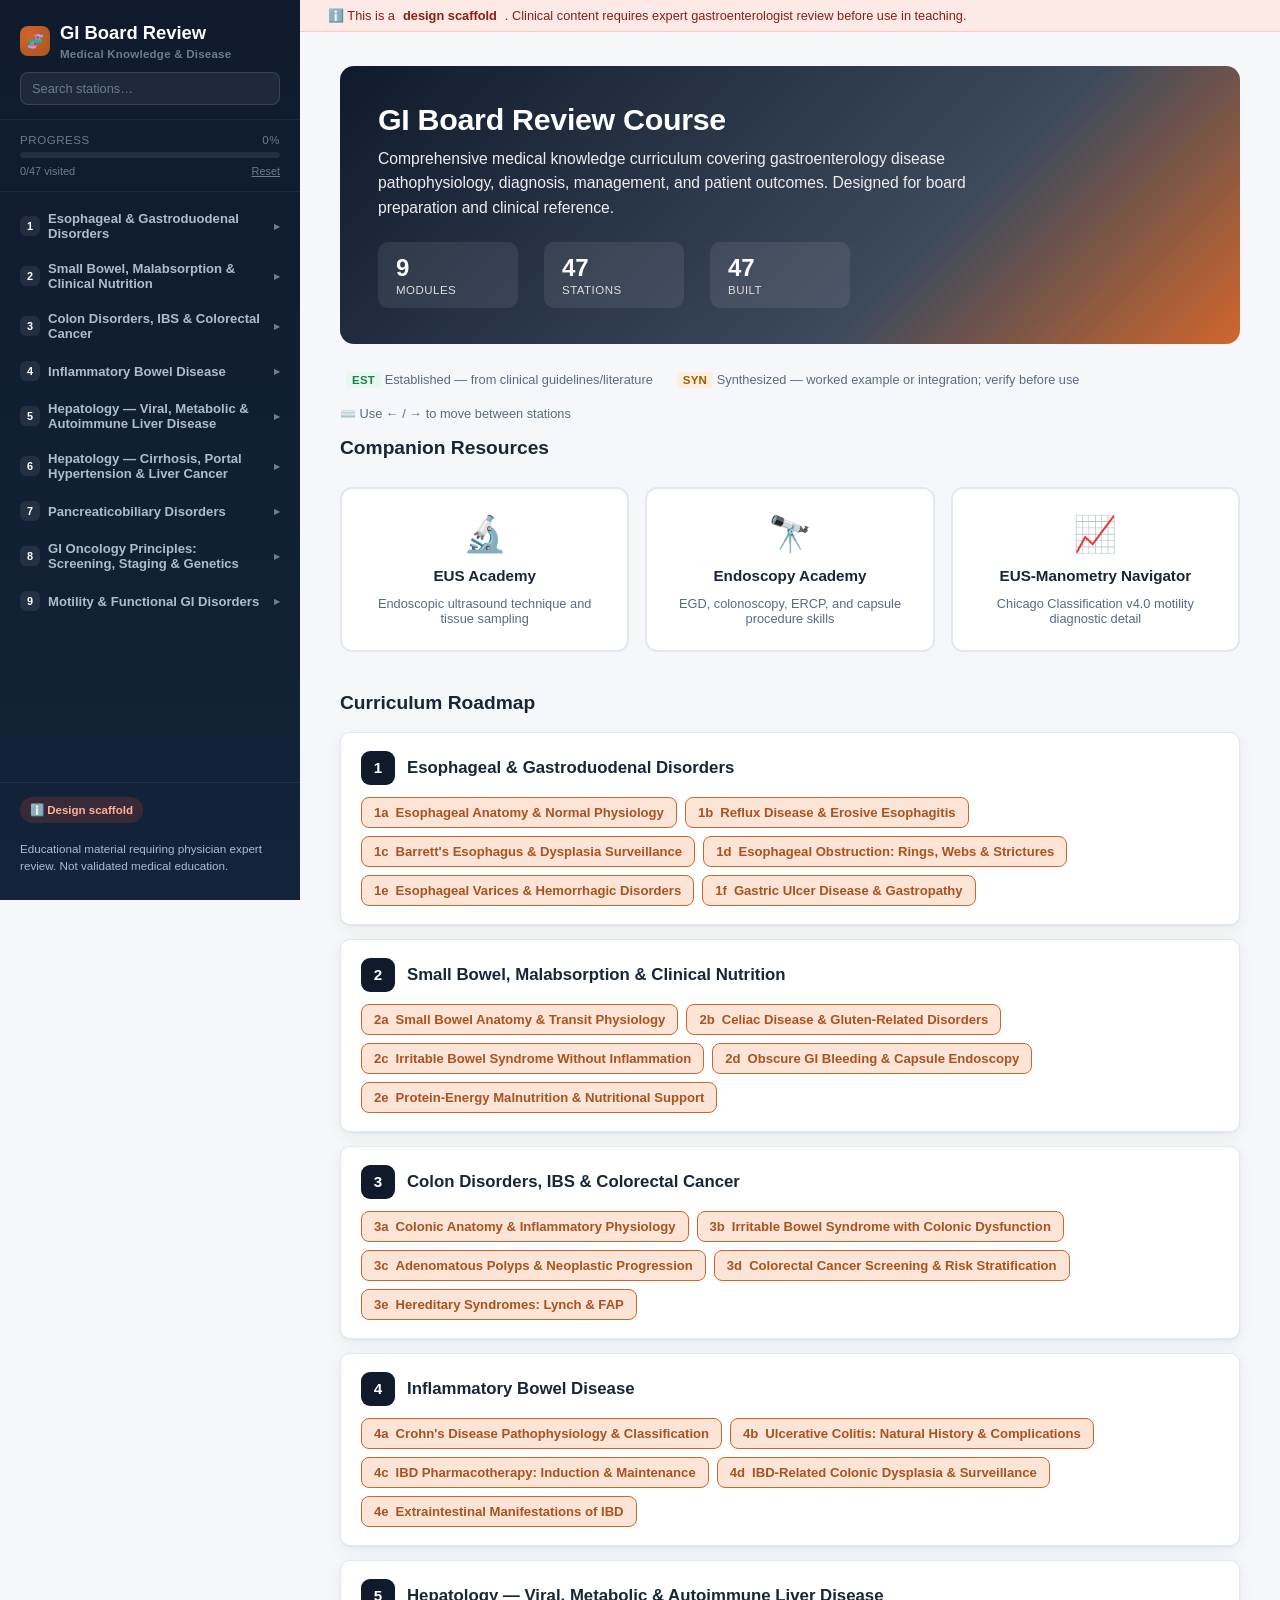
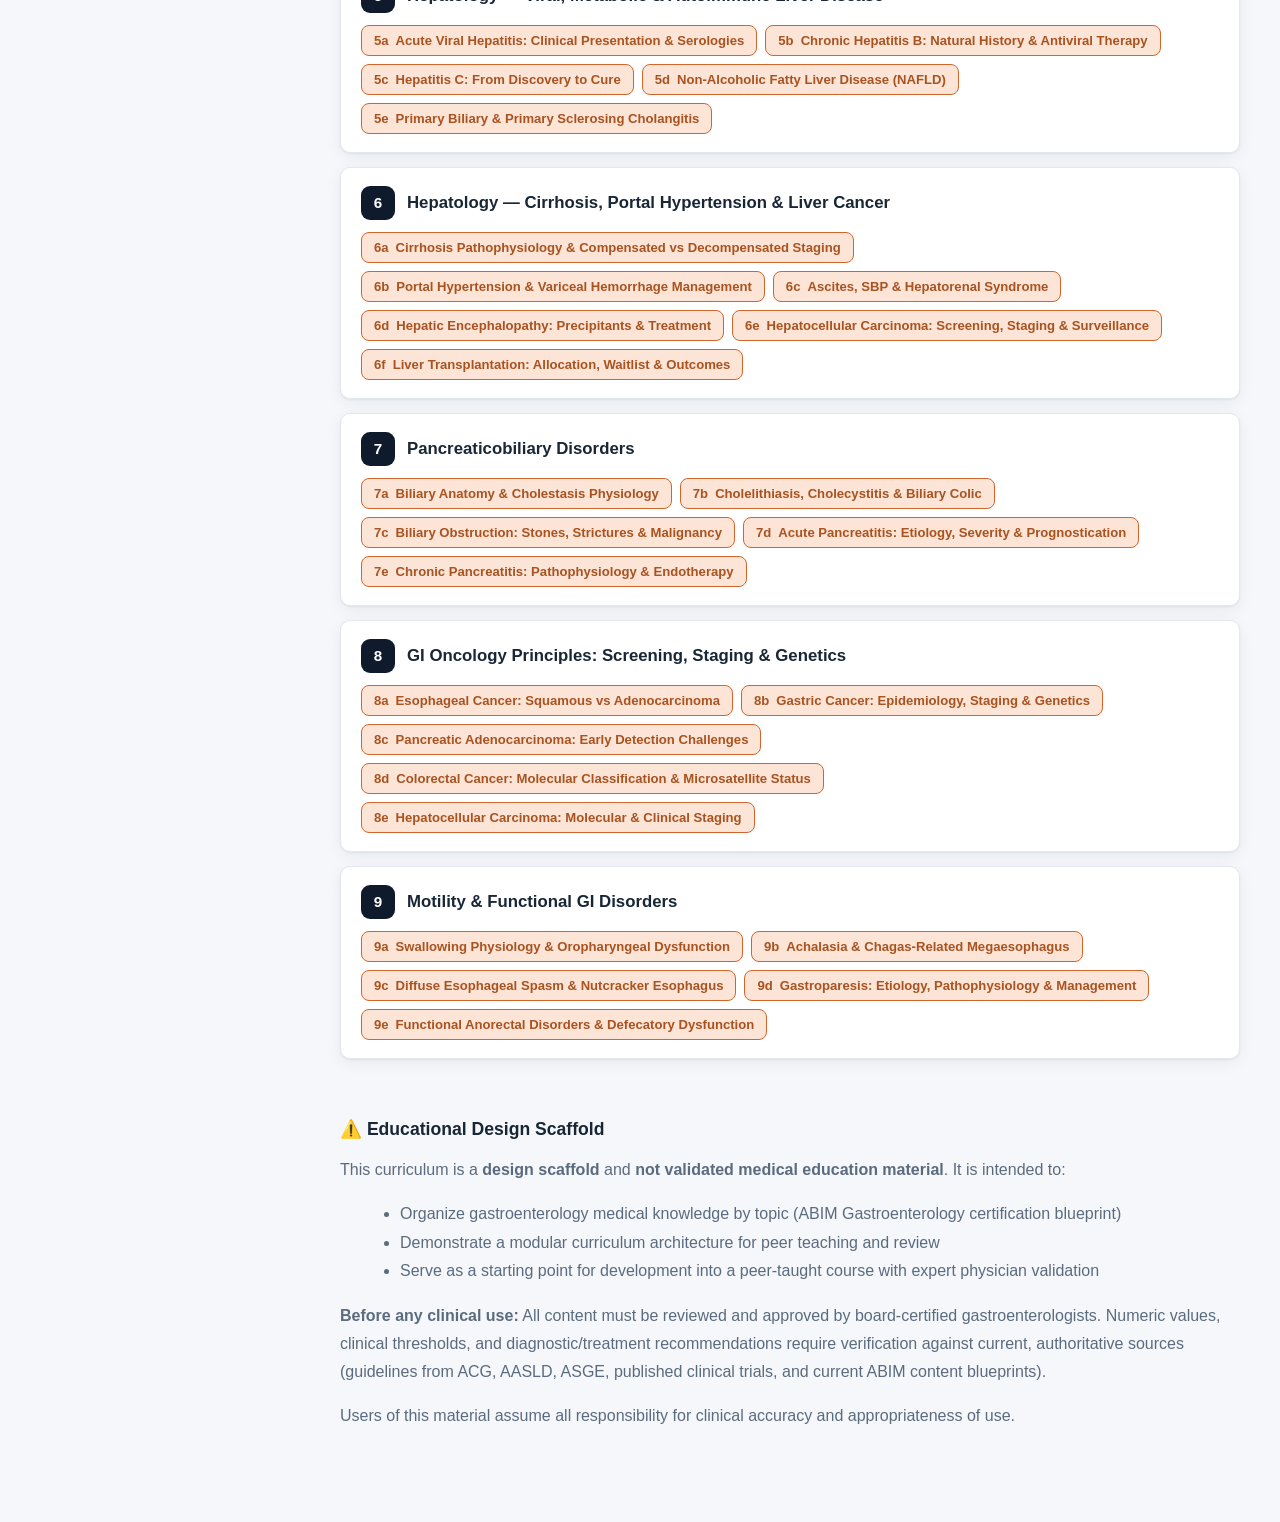
<file: gi-board-review/index.html>
<!DOCTYPE html>
<html lang="en">
<head>
<meta charset="UTF-8">
<meta name="viewport" content="width=device-width, initial-scale=1.0">
<title>GI Board Review Course</title>
<style>
  :root{
    --sidebar-bg:#0f1b2d;
    --sidebar-bg-2:#132339;
    --sidebar-text:#aebcd1;
    --sidebar-text-dim:#6b7c94;
    --sidebar-active:#123047;
    --accent:#d0662b;
    --accent-2:#a85320;
    --accent-soft:#fce4d6;
    --bg:#f5f7fa;
    --card:#ffffff;
    --text:#182635;
    --text-muted:#5b6b7f;
    --border:#e3e8ee;
    --established:#1a7f4e;
    --established-bg:#e7f6ee;
    --synth:#a15c00;
    --synth-bg:#fbf0dd;
    --warn:#8a1f11;
    --warn-bg:#fde9e5;
    --built:#a85320;
    --scaffold:#8b95a3;
    --radius:10px;
    --shadow: 0 1px 2px rgba(20,30,45,.06), 0 4px 16px rgba(20,30,45,.06);
    font-size: 16px;
  }
  *{box-sizing:border-box;}
  html,body{margin:0;padding:0;height:100%;}
  body{
    font-family:-apple-system,BlinkMacSystemFont,"Segoe UI",Roboto,Helvetica,Arial,sans-serif;
    background:var(--bg);
    color:var(--text);
    display:flex;
    min-height:100vh;
  }
  a{color:var(--accent-2);}
  #app{display:flex;width:100%;min-height:100vh;}

  /* ---------- SIDEBAR ---------- */
  .sidebar{
    width:300px;
    flex:0 0 300px;
    background:linear-gradient(180deg,var(--sidebar-bg),var(--sidebar-bg-2));
    color:var(--sidebar-text);
    display:flex;
    flex-direction:column;
    position:sticky;
    top:0;
    height:100vh;
    overflow-y:auto;
  }
  .sidebar-header{
    padding:22px 20px 14px;
    border-bottom:1px solid rgba(255,255,255,.06);
  }
  .brand{
    display:flex;align-items:center;gap:10px;
    font-weight:700;font-size:1.15rem;color:#fff;
    text-decoration:none;
  }
  .brand-mark{
    width:30px;height:30px;border-radius:8px;
    background:radial-gradient(circle at 30% 30%, var(--accent), var(--accent-2));
    display:flex;align-items:center;justify-content:center;
    font-size:.85rem;font-weight:800;color:#fff;flex:0 0 auto;
  }
  .brand-sub{font-size:.72rem;color:var(--sidebar-text-dim);margin-top:4px;letter-spacing:.02em;}

  .overall-progress{padding:14px 20px;border-bottom:1px solid rgba(255,255,255,.06);}
  .overall-progress .label{display:flex;justify-content:space-between;font-size:.72rem;color:var(--sidebar-text-dim);margin-bottom:6px;text-transform:uppercase;letter-spacing:.05em;}
  .progress-track{height:6px;border-radius:99px;background:rgba(255,255,255,.08);overflow:hidden;}
  .progress-fill{height:100%;background:linear-gradient(90deg,var(--accent),#f39154);border-radius:99px;transition:width .3s ease;}

  .nav-tree{flex:1;padding:10px 10px 20px;}
  .module-group{margin-bottom:2px;}
  .module-toggle{
    width:100%;display:flex;align-items:center;gap:8px;
    background:none;border:none;color:var(--sidebar-text);
    padding:9px 10px;border-radius:8px;cursor:pointer;
    font-size:.82rem;font-weight:600;text-align:left;
  }
  .module-toggle:hover{background:rgba(255,255,255,.05);}
  .module-toggle .chev{transition:transform .15s ease;font-size:.7rem;opacity:.6;}
  .module-toggle.open .chev{transform:rotate(90deg);}
  .module-num{
    flex:0 0 auto;width:20px;height:20px;border-radius:6px;
    background:rgba(255,255,255,.08);display:flex;align-items:center;justify-content:center;
    font-size:.68rem;color:#fff;
  }
  .station-list{list-style:none;margin:0;padding:2px 0 8px 30px;display:none;}
  .station-list.open{display:block;}
  .station-list li{margin:1px 0;}
  .station-link{
    display:flex;align-items:center;gap:8px;
    padding:6px 10px;border-radius:7px;text-decoration:none;
    color:var(--sidebar-text);font-size:.78rem;
  }
  .station-link:hover{background:rgba(255,255,255,.06);}
  .station-link.active{background:var(--sidebar-active);color:#fff;font-weight:600;}
  .dot{width:7px;height:7px;border-radius:50%;flex:0 0 auto;}
  .dot.built{background:#f39154;box-shadow:0 0 0 3px rgba(243,145,84,.15);}
  .dot.scaffold{background:transparent;border:1.5px solid var(--sidebar-text-dim);}
  .visited-check{margin-left:auto;font-size:.7rem;color:#f39154;opacity:.85;}

  .sidebar-footer{
    padding:14px 20px 18px;border-top:1px solid rgba(255,255,255,.06);
    font-size:.74rem;
  }
  .sidebar-footer a{color:var(--sidebar-text);text-decoration:none;display:flex;align-items:center;gap:6px;}
  .sidebar-footer a:hover{color:#fff;}
  .disclaimer-pill{
    display:inline-flex;align-items:center;gap:6px;
    background:rgba(220,80,50,.18);color:#ffb199;
    padding:6px 10px;border-radius:99px;font-size:.72rem;font-weight:600;
    margin-bottom:10px;
  }

  /* ---------- MAIN ---------- */
  .content{flex:1;min-width:0;display:flex;flex-direction:column;}
  .top-banner{
    background:var(--warn-bg);color:var(--warn);
    font-size:.8rem;padding:8px 28px;
    display:flex;align-items:center;gap:8px;flex-wrap:wrap;
    border-bottom:1px solid #f3cec6;
  }
  .top-banner a{color:var(--warn);font-weight:700;text-decoration:underline;}
  .page{padding:34px 40px 80px;max-width:1080px;width:100%;margin:0 auto;}
  .breadcrumb{font-size:.8rem;color:var(--text-muted);margin-bottom:10px;}
  .breadcrumb a{color:var(--text-muted);text-decoration:none;}
  .breadcrumb a:hover{text-decoration:underline;}

  .page-header{display:flex;align-items:flex-start;justify-content:space-between;gap:20px;margin-bottom:22px;flex-wrap:wrap;}
  .page-title{font-size:1.6rem;font-weight:800;margin:0 0 6px;letter-spacing:-.01em;}
  .page-subtitle{color:var(--text-muted);font-size:.95rem;max-width:640px;}
  .badge{
    display:inline-flex;align-items:center;gap:6px;
    padding:5px 11px;border-radius:99px;font-size:.72rem;font-weight:700;
    letter-spacing:.02em;text-transform:uppercase;white-space:nowrap;
  }
  .badge.built{background:var(--accent-soft);color:var(--accent-2);}
  .badge.scaffold{background:#eef0f3;color:var(--scaffold);}
  .badge.established{background:var(--established-bg);color:var(--established);}
  .badge.synth{background:var(--synth-bg);color:var(--synth);}

  .card{background:var(--card);border:1px solid var(--border);border-radius:var(--radius);box-shadow:var(--shadow);}
  .card + .card{margin-top:16px;}

  /* Tabs */
  .tabbar{display:flex;gap:4px;border-bottom:1px solid var(--border);margin-bottom:22px;flex-wrap:wrap;}
  .tab-btn{
    background:none;border:none;padding:10px 16px;font-size:.85rem;font-weight:600;
    color:var(--text-muted);cursor:pointer;border-bottom:2px solid transparent;margin-bottom:-1px;
  }
  .tab-btn:hover{color:var(--text);}
  .tab-btn.active{color:var(--accent-2);border-bottom-color:var(--accent);}
  .tab-panel{display:none;}
  .tab-panel.active{display:block;}

  .obj-list{padding-left:20px;line-height:1.85;}
  .obj-list li{margin-bottom:4px;}

  /* Tags */
  .tag{
    display:inline-flex;align-items:center;
    padding:2px 6px;border-radius:4px;font-size:.72rem;
    font-weight:700;text-transform:uppercase;letter-spacing:.02em;
    margin-left:6px;
  }
  .tag.est{background:var(--established-bg);color:var(--established);}
  .tag.syn{background:var(--synth-bg);color:var(--synth);}

  /* Accordion */
  .acc-item{border:1px solid var(--border);border-radius:8px;margin-bottom:10px;overflow:hidden;}
  .acc-head{
    background:var(--bg);padding:12px 16px;cursor:pointer;
    display:flex;align-items:center;justify-content:space-between;font-weight:600;
    transition:background .15s ease;
  }
  .acc-head:hover{background:#eef0f3;}
  .acc-head .chev{font-size:.7rem;opacity:.6;transition:transform .15s ease;}
  .acc-item.open .acc-head .chev{transform:rotate(90deg);}
  .acc-body{padding:0 16px;max-height:0;overflow:hidden;transition:all .2s ease;}
  .acc-item.open .acc-body{padding:12px 16px;max-height:2000px;}
  .acc-body p{margin:8px 0;line-height:1.65;color:var(--text-muted);}

  /* Content points */
  .content-point{
    background:var(--accent-soft);
    padding:12px 14px;border-radius:6px;margin:8px 0;
    font-size:.9rem;line-height:1.55;border-left:3px solid var(--accent-2);
  }

  /* Home page */
  .hero{
    background:linear-gradient(135deg,#0f1b2d,#3d4a5c 65%,#d0662b);
    color:#fff;border-radius:14px;padding:36px 38px;margin-bottom:28px;
    position:relative;overflow:hidden;
  }
  .hero h1{margin:0 0 10px;font-size:1.9rem;letter-spacing:-.01em;}
  .hero p{margin:0;color:#eee;max-width:640px;line-height:1.55;font-size:.98rem;}
  .hero .stats{display:flex;gap:26px;margin-top:22px;flex-wrap:wrap;}
  .stat{background:rgba(255,255,255,.08);border-radius:10px;padding:12px 18px;min-width:140px;}
  .stat .num{font-size:1.5rem;font-weight:800;}
  .stat .lbl{font-size:.72rem;color:#ddd;text-transform:uppercase;letter-spacing:.04em;margin-top:2px;}

  .roadmap{display:flex;flex-direction:column;gap:14px;}
  .rm-module{background:var(--card);border:1px solid var(--border);border-radius:var(--radius);box-shadow:var(--shadow);padding:18px 20px;}
  .rm-module-head{display:flex;align-items:center;gap:12px;margin-bottom:12px;}
  .rm-badge{width:34px;height:34px;border-radius:9px;background:var(--sidebar-bg);color:#fff;display:flex;align-items:center;justify-content:center;font-weight:800;font-size:.95rem;flex:0 0 auto;}
  .rm-module-head h3{margin:0;font-size:1.05rem;}
  .rm-stations{display:flex;flex-wrap:wrap;gap:8px;}
  .rm-station{
    display:flex;align-items:center;gap:7px;
    border:1px solid var(--border);border-radius:8px;padding:7px 12px;
    text-decoration:none;color:var(--text);font-size:.82rem;
    transition:border-color .15s ease, background .15s ease;
  }
  .rm-station:hover{border-color:var(--accent);background:var(--accent-soft);}
  .rm-station.is-built{border-color:var(--accent);background:var(--accent-soft);font-weight:700;color:var(--accent-2);}
  .rm-station .code{font-weight:700;color:var(--text-muted);}
  .rm-station.is-built .code{color:var(--accent-2);}

  .legend-row{display:flex;gap:18px;flex-wrap:wrap;margin:18px 0 8px;font-size:.8rem;color:var(--text-muted);}
  .legend-row .item{display:flex;align-items:center;gap:6px;}

  /* Scaffold box */
  .scaffold-box{
    background:var(--bg);border:1px solid var(--border);border-radius:var(--radius);
    padding:40px 30px;text-align:center;color:var(--text-muted);margin:20px 0;
  }
  .scaffold-box .icon{font-size:3rem;opacity:.5;margin-bottom:16px;}

  /* Prev/next navigation */
  .prevnext{
    display:flex;gap:20px;margin-top:40px;
    justify-content:space-between;flex-wrap:wrap;
  }
  .prevnext a, .prevnext span{
    padding:16px 20px;border-radius:8px;text-decoration:none;
    flex:1;min-width:180px;transition:all .15s ease;
  }
  .prevnext .prev{background:var(--bg);color:var(--text);border:1px solid var(--border);}
  .prevnext .prev:hover{background:var(--accent-soft);border-color:var(--accent);}
  .prevnext .next{background:var(--accent-soft);color:var(--accent-2);border:1px solid var(--accent);font-weight:600;}
  .prevnext .next:hover{background:var(--accent);color:#fff;}
  .prevnext .lbl{display:block;font-size:.75rem;color:inherit;opacity:.7;margin-bottom:4px;}

  /* Disclaimer page */
  .disclaimer-page h3{font-size:1.1rem;margin-top:20px;margin-bottom:8px;}
  .disclaimer-page p{line-height:1.75;color:var(--text-muted);margin-bottom:12px;}
  .disclaimer-page code{background:var(--bg);padding:2px 6px;border-radius:4px;font-size:.9rem;}

  /* Cross-links */
  .cross-link-grid{display:grid;grid-template-columns:repeat(auto-fit,minmax(200px,1fr));gap:16px;margin:28px 0;}
  .cross-link-tile{
    display:flex;flex-direction:column;align-items:center;justify-content:center;
    gap:12px;padding:24px 20px;border:2px solid var(--border);border-radius:12px;
    background:var(--card);text-decoration:none;color:var(--text);
    transition:all .15s ease;text-align:center;
  }
  .cross-link-tile:hover{border-color:var(--accent);background:var(--accent-soft);}
  .cross-link-tile .icon{font-size:2.2rem;}
  .cross-link-tile .title{font-weight:700;font-size:.95rem;}
  .cross-link-tile .desc{font-size:.8rem;color:var(--text-muted);}

  /* Quiz styles */
  .quiz-progress{display:flex;gap:4px;margin-bottom:20px;}
  .quiz-progress .seg{height:4px;flex:1;border-radius:2px;background:var(--border);transition:background .2s;}
  .quiz-progress .seg.done{background:var(--accent);}
  .quiz-progress .seg.current{background:var(--accent);box-shadow:0 0 0 2px var(--accent-soft);}
  .q-stem{font-size:1.05rem;font-weight:600;margin-bottom:18px;line-height:1.55;color:var(--text);}
  .q-options{display:flex;flex-direction:column;gap:10px;margin-bottom:20px;}
  .q-opt{
    display:flex;align-items:center;gap:12px;padding:14px 16px;border:1px solid var(--border);
    border-radius:8px;background:var(--card);cursor:pointer;transition:all .15s ease;
    text-align:left;font-size:.9rem;
  }
  .q-opt:hover:not(.disabled){border-color:var(--accent);background:var(--accent-soft);}
  .q-opt.disabled{cursor:default;opacity:.7;}
  .q-opt.correct{border-color:#1a7f4e;background:#e7f6ee;}
  .q-opt.incorrect{border-color:#8a1f11;background:#fde9e5;}
  .q-opt .letter{
    display:inline-flex;align-items:center;justify-content:center;width:28px;height:28px;
    border-radius:50%;background:var(--bg);font-weight:700;font-size:.85rem;flex:0 0 auto;
  }
  .q-opt.correct .letter{background:#1a7f4e;color:#fff;}
  .q-opt.incorrect .letter{background:#8a1f11;color:#fff;}
  .explain-box{background:var(--accent-soft);padding:14px;border-radius:6px;border-left:3px solid var(--accent);font-size:.9rem;line-height:1.55;}
  .explain-box b{display:block;margin-bottom:6px;}
  .quiz-nav{display:flex;justify-content:space-between;align-items:center;margin-top:20px;gap:12px;}
  .btn{padding:10px 18px;border:none;border-radius:6px;cursor:pointer;font-weight:600;font-size:.9rem;transition:all .15s ease;}
  .btn{background:var(--accent-soft);color:var(--accent-2);border:1px solid var(--accent);}
  .btn:hover{background:var(--accent);color:#fff;}
  .btn:disabled{opacity:.5;cursor:not-allowed;}
  .btn.ghost{background:transparent;color:var(--accent-2);border:1px solid var(--border);}
  .btn.ghost:hover{background:var(--bg);border-color:var(--accent);}
  .quiz-result{text-align:center;padding:40px 30px;}
  .quiz-result .score{font-size:3rem;font-weight:800;color:var(--accent-2);line-height:1;}
  .quiz-result .score-lbl{font-size:.85rem;color:var(--text-muted);text-transform:uppercase;letter-spacing:.05em;margin-bottom:24px;}

  /* Checklist styles */
  .chk-summary{display:flex;gap:24px;align-items:center;padding:20px;background:var(--bg);border-radius:8px;margin-bottom:20px;}
  .ring{
    width:80px;height:80px;border-radius:50%;background:conic-gradient(var(--accent) 0deg calc(var(--pct)*3.6deg),var(--border) calc(var(--pct)*3.6deg) 360deg);
    display:flex;align-items:center;justify-content:center;flex:0 0 auto;font-weight:700;font-size:1.2rem;color:var(--accent-2);
  }
  .chk-group{margin-bottom:20px;}
  .chk-group h4{font-size:.95rem;font-weight:700;margin:0 0 12px;color:var(--text);}
  .chk-item{display:flex;align-items:flex-start;gap:12px;padding:10px;border-radius:6px;cursor:pointer;transition:background .15s;}
  .chk-item:hover{background:var(--bg);}
  .chk-item input{flex:0 0 auto;margin-top:3px;cursor:pointer;}
  .chk-item span{font-size:.85rem;line-height:1.55;color:var(--text-muted);}

  /* ---------- Added: search, progress detail, nav pills ---------- */
  .nav-search{
    width:100%;margin-top:12px;padding:8px 11px;border-radius:8px;
    border:1px solid rgba(255,255,255,.12);background:rgba(255,255,255,.06);
    color:#fff;font-size:.8rem;
  }
  .nav-search::placeholder{color:var(--sidebar-text-dim);}
  .nav-search:focus{outline:none;border-color:var(--accent);background:rgba(255,255,255,.1);}
  .progress-sub{display:flex;justify-content:space-between;align-items:center;margin-top:7px;font-size:.68rem;color:var(--sidebar-text-dim);}
  .reset-btn{
    background:none;border:none;color:var(--sidebar-text-dim);font-size:.68rem;
    cursor:pointer;text-decoration:underline;padding:0;
  }
  .reset-btn:hover{color:#ffb199;}
  .st-label{flex:1;min-width:0;}
  .score-pill{
    margin-left:auto;background:rgba(243,145,84,.16);color:#f39154;
    font-size:.62rem;font-weight:700;padding:1px 6px;border-radius:99px;flex:0 0 auto;
  }
  .score-pill + .visited-check{margin-left:6px;}

  /* keyboard focus visibility (accessibility) */
  a:focus-visible,button:focus-visible,input:focus-visible{
    outline:2px solid var(--accent);outline-offset:2px;border-radius:4px;
  }

  /* tag legend on the home hero */
  .tag-legend{display:flex;gap:18px;flex-wrap:wrap;margin-top:18px;font-size:.8rem;color:var(--text-muted);}
  .tag-legend span{display:inline-flex;align-items:center;}

  /* ---------- Mobile menu toggle + backdrop ---------- */
  .menu-toggle{
    display:none;position:fixed;top:10px;left:12px;z-index:60;
    width:42px;height:42px;border-radius:10px;border:none;cursor:pointer;
    background:var(--sidebar-bg);color:#fff;font-size:1.2rem;box-shadow:var(--shadow);
  }
  .nav-backdrop{
    display:none;position:fixed;inset:0;background:rgba(10,18,30,.5);z-index:40;
  }

  /* ---------- Responsive ---------- */
  @media (max-width:900px){
    .menu-toggle{display:block;}
    .sidebar{
      position:fixed;left:0;top:0;z-index:50;width:290px;flex-basis:290px;
      transform:translateX(-100%);transition:transform .25s ease;
      box-shadow:0 0 40px rgba(0,0,0,.35);
    }
    body.nav-open .sidebar{transform:translateX(0);}
    body.nav-open .nav-backdrop{display:block;}
    .content{width:100%;}
    .top-banner{padding-left:64px;}
    .page{padding:24px 18px 70px;}
    .page-title{font-size:1.3rem;}
  }
  @media (max-width:560px){
    :root{font-size:15px;}
    .page{padding:20px 14px 60px;}
    .tabbar{gap:0;}
    .tab-btn{padding:9px 11px;font-size:.8rem;}
    .prevnext{flex-direction:column;gap:10px;}
    .chk-summary{flex-direction:column;text-align:center;gap:14px;}
    .tag-legend{gap:12px;}
  }

  @media (prefers-reduced-motion:reduce){
    *{transition:none !important;}
  }
</style>
</head>
<body>
<button id="menuToggle" class="menu-toggle" aria-label="Toggle navigation menu" aria-controls="app">☰</button>
<div id="navBackdrop" class="nav-backdrop" aria-hidden="true"></div>
<div id="app">
  <nav class="sidebar" aria-label="Course navigation">
    <div class="sidebar-header">
      <a href="#/home" class="brand">
        <div class="brand-mark" aria-hidden="true">🧬</div>
        <div>
          <div>GI Board Review</div>
          <div class="brand-sub">Medical Knowledge & Disease</div>
        </div>
      </a>
      <input id="navSearch" class="nav-search" type="search" placeholder="Search stations…" aria-label="Search stations" autocomplete="off">
    </div>
    <div class="overall-progress">
      <div class="label"><span>Progress</span><span id="progressNum">0%</span></div>
      <div class="progress-track"><div class="progress-fill" id="progressBar" style="width:0%"></div></div>
      <div class="progress-sub"><span id="progressLabelText">0/47 visited</span><button id="resetProgress" class="reset-btn" type="button">Reset</button></div>
    </div>
    <div class="nav-tree" id="navTree"></div>
    <div class="sidebar-footer">
      <span class="disclaimer-pill">ℹ️ Design scaffold</span>
      <p style="margin:8px 0;line-height:1.4;font-size:.73rem;">Educational material requiring physician expert review. Not validated medical education.</p>
    </div>
  </nav>
  <div class="content">
    <div class="top-banner">
      ℹ️ This is a <b>design scaffold</b>. Clinical content requires expert gastroenterologist review before use in teaching.
    </div>
    <div class="page" id="page"></div>
  </div>
</div>

<script>
/* =========================================================================
   STATION CONFIG & REGISTRATION
   ========================================================================= */
const STATION_CONFIG = {};
function registerStation(code, cfg){ STATION_CONFIG[code] = cfg; }

/* =========================================================================
   RENDER PANEL BY TYPE (GENERIC)
   ========================================================================= */
function renderPanelByType(tab, grp){
  const open = `<div class="tab-panel" data-group="${grp}" data-tab="${tab.key}">`;
  const close = `</div>`;
  if(tab.type==='accordion'){
    return open + tab.data.map((c,i)=>`
      <div class="acc-item ${i===0?'open':''}">
        <div class="acc-head"><span>${c.h}</span><span class="chev">▸</span></div>
        <div class="acc-body">${c.body}</div>
      </div>`).join('') + close;
  }
  if(tab.type==='reftable'){
    return open + `
      ${tab.data.note?`<p style="color:var(--text-muted);font-size:.85rem;margin-bottom:14px;">${tab.data.note}</p>`:''}
      <div class="card" style="padding:20px 22px;overflow-x:auto;">
        <table style="width:100%;border-collapse:collapse;font-size:.85rem;">
          <tr style="text-align:left;color:var(--text-muted);border-bottom:1px solid var(--border);">${tab.data.headers.map(h=>`<th style="padding:8px 10px;">${h}</th>`).join('')}</tr>
          ${tab.data.rows.map(r=>`<tr style="border-bottom:1px solid var(--border);">${r.map(c=>`<td style="padding:8px 10px;">${c}</td>`).join('')}</tr>`).join('')}
        </table>
      </div>` + close;
  }
  if(tab.type==='cards'){
    return open + `
      ${tab.data.note?`<p style="color:var(--text-muted);font-size:.85rem;margin-bottom:14px;">${tab.data.note}</p>`:''}
      <div class="cards-grid">
        ${tab.data.cards.map(c=>`
          <div class="info-tile" style="background:var(--card);border:1px solid var(--border);border-radius:8px;padding:16px 18px;margin-bottom:12px;">
            <h4>${c.name} ${c.tag?`<span class="tag ${c.tag}">${c.tag.toUpperCase()}</span>`:''}</h4>
            <div class="meta" style="font-size:.8rem;color:var(--text-muted);margin-bottom:6px;">${c.meta||''}</div>
            <div class="desc" style="font-size:.86rem;line-height:1.55;color:var(--text-muted);">${c.desc}</div>
          </div>`).join('')}
      </div>` + close;
  }
  if(tab.type==='quiz') return open + `<div class="quiz-shell" id="quizRoot-${grp}"></div>` + close;
  if(tab.type==='checklist') return open + `<div id="checklistRoot-${grp}"></div>` + close;
  return open + close;
}

/* =========================================================================
   RENDER STATION: BUILT vs SCAFFOLD
   ========================================================================= */
function renderStationBuilt(found){
  const {module, station} = found;
  const cfg = STATION_CONFIG[station.code];
  const {prev, next} = neighborStations(station.code);
  const grp = station.code;
  return `
    <div class="breadcrumb"><a href="#/home">GI Board Review Course</a> / Module ${module.num}: ${module.title} / ${station.code}</div>
    <div class="page-header">
      <div>
        <h1 class="page-title">${station.code}. ${cfg.title}</h1>
        <div class="page-subtitle">${cfg.subtitle||''}</div>
      </div>
      <span class="badge built">Built — full fidelity</span>
    </div>

    <div class="tabbar" data-group="${grp}">
      <button class="tab-btn active" data-group="${grp}" data-tab="obj">Objectives</button>
      ${cfg.tabs.map(t=>`<button class="tab-btn" data-group="${grp}" data-tab="${t.key}">${t.label}</button>`).join('')}
    </div>

    <div class="tab-panel active" data-group="${grp}" data-tab="obj">
      <div class="card" style="padding:22px 24px;">
        <p style="color:var(--text-muted);font-size:.85rem;margin-top:0;">By the end of this module, the learner will be able to:</p>
        <ul class="obj-list">${cfg.objectives.map(o=>`<li>${o}</li>`).join('')}</ul>
      </div>
    </div>

    ${cfg.tabs.map(t=>renderPanelByType(t, grp)).join('')}

    <div class="prevnext">
      ${prev?`<a href="#/station/${prev.code}" class="prev"><span class="lbl">← Previous</span>${prev.code}. ${prev.title}</a>`:'<span></span>'}
      ${next?`<a href="#/station/${next.code}" class="next"><span class="lbl">Next →</span>${next.code}. ${next.title}</a>`:'<span></span>'}
    </div>
  `;
}

function renderScaffoldStation(found){
  const {module, station} = found;
  return `
    <div class="breadcrumb"><a href="#/home">GI Board Review Course</a> / Module ${module.num}: ${module.title} / ${station.code}</div>
    <div class="page-header">
      <div>
        <h1 class="page-title">${station.code}. ${station.title}</h1>
        <div class="page-subtitle">${station.teaser}</div>
      </div>
      <span class="badge scaffold">Scaffold — outline only</span>
    </div>
    <div class="scaffold-box">
      <div class="icon">📋</div>
      <p>This station is scaffolded for navigation but not yet authored. It appears in the curriculum outline so you can explore the course structure.</p>
    </div>
  `;
}

/* =========================================================================
   BINDING: ACCORDION, QUIZ, CHECKLIST
   ========================================================================= */
function bindStationInteractivity(code){
  document.querySelectorAll('.tab-btn').forEach(btn=>{
    btn.addEventListener('click',()=>{
      const group = btn.closest('.tabbar').dataset.group;
      document.querySelectorAll(`.tab-btn[data-group="${group}"]`).forEach(b=>b.classList.remove('active'));
      document.querySelectorAll(`.tab-panel[data-group="${group}"]`).forEach(p=>p.classList.remove('active'));
      btn.classList.add('active');
      document.querySelector(`.tab-panel[data-group="${group}"][data-tab="${btn.dataset.tab}"]`).classList.add('active');
    });
  });
  document.querySelectorAll('.acc-head').forEach(h=>{
    h.addEventListener('click',()=>h.closest('.acc-item').classList.toggle('open'));
  });
  const cfg = STATION_CONFIG[code];
  if(cfg){
    cfg.tabs.forEach(tab=>{
      if(tab.type==='quiz') bindQuiz(code);
      if(tab.type==='checklist') bindChecklist(code);
    });
  }
}

/* =========================================================================
   PROGRESS TRACKING & STORAGE
   ========================================================================= */
// Single source of truth for learner progress. An earlier build declared
// loadProgress/saveProgress twice (this pair plus a second 'gi-progress'
// pair below the curriculum); the second silently won via hoisting, so
// quiz scores and checklist checks were written to a store nothing read.
// This is now the ONLY progress store; the duplicate has been removed.
const STORE_KEY = 'giBoardReviewCourseProgress_v2';
const QUIZZES = {};
const CHECKLISTS = {};

function loadProgress(){
  try{ return JSON.parse(localStorage.getItem(STORE_KEY)) || {}; }catch(e){ return {}; }
}
function saveProgress(p){
  try{ localStorage.setItem(STORE_KEY, JSON.stringify(p)); }catch(e){/* private mode / quota */}
}
function _record(p, code){ return p[code] || (p[code] = {}); }
function markVisited(code){
  // merge, never overwrite — a re-visit must not wipe quiz/checklist history
  const p = loadProgress(); _record(p, code).visited = true; saveProgress(p); renderProgress();
}
function setQuizScore(code, score, total){
  const p = loadProgress(); const r = _record(p, code);
  r.quizLast = {score, total};
  if(!r.quizBest || score > r.quizBest.score) r.quizBest = {score, total};
  saveProgress(p);
  renderNav(code);   // refresh the nav so the best-score pill appears at once
}
function setCheck(code, key, val){
  const p = loadProgress(); const r = _record(p, code); r.checks = r.checks || {};
  r.checks[key] = val; saveProgress(p); renderProgress();
}
function getChecks(code){ return (loadProgress()[code]||{}).checks || {}; }
function resetProgress(){ try{ localStorage.removeItem(STORE_KEY); }catch(e){} }

/* =========================================================================
   QUIZ ENGINE (interactive scoring with progress tracking)
   ========================================================================= */
function bindQuiz(code){
  const root = document.getElementById('quizRoot-'+code);
  if(!root) return;
  const qs = QUIZZES[code];
  let idx = 0, score = 0, answered = false;

  function renderQ(){
    const q = qs[idx];
    root.innerHTML = `
      <div class="quiz-progress">${qs.map((_,i)=>`<div class="seg ${i<idx?'done':i===idx?'current':''}"></div>`).join('')}</div>
      <div class="q-stem"><b>Q${idx+1}.</b> ${q.q}</div>
      <div class="q-options">
        ${q.opts.map((o,i)=>`<button class="q-opt" data-i="${i}"><span class="letter">${String.fromCharCode(65+i)}</span><span>${o}</span></button>`).join('')}
      </div>
      <div id="quizExplain-${code}"></div>
      <div class="quiz-nav">
        <span style="font-size:.8rem;color:var(--text-muted);">Question ${idx+1} of ${qs.length}</span>
        <button class="btn" id="quizNextBtn-${code}" disabled>${idx===qs.length-1?'See Results':'Next'}</button>
      </div>
    `;
    answered = false;
    root.querySelectorAll('.q-opt').forEach(btn=>{
      btn.addEventListener('click',()=>{
        if(answered) return;
        answered = true;
        const chosen = parseInt(btn.dataset.i,10);
        root.querySelectorAll('.q-opt').forEach(b=>{
          b.classList.add('disabled');
          const bi = parseInt(b.dataset.i,10);
          if(bi===q.correct) b.classList.add('correct');
          else if(bi===chosen) b.classList.add('incorrect');
        });
        if(chosen===q.correct) score++;
        document.getElementById(`quizExplain-${code}`).innerHTML = `<div class="explain-box"><b>${chosen===q.correct?'Correct.':'Not quite.'}</b> ${q.explain}</div>`;
        document.getElementById(`quizNextBtn-${code}`).disabled = false;
      });
    });
    document.getElementById(`quizNextBtn-${code}`).addEventListener('click',()=>{
      if(idx<qs.length-1){ idx++; renderQ(); }
      else{ renderResult(); }
    });
  }
  function renderResult(){
    setQuizScore(code, score, qs.length);
    root.innerHTML = `
      <div class="quiz-result">
        <div class="score">${score}/${qs.length}</div>
        <div class="score-lbl">correct</div>
        <button class="btn ghost" id="quizRetry-${code}">Retry Quiz</button>
      </div>`;
    document.getElementById(`quizRetry-${code}`).addEventListener('click',()=>{ idx=0; score=0; renderQ(); });
  }
  renderQ();
}

/* =========================================================================
   COMPETENCY CHECKLIST ENGINE (DOPS-style with progress tracking)
   ========================================================================= */
function bindChecklist(code){
  const root = document.getElementById('checklistRoot-'+code);
  if(!root) return;
  const cfg = CHECKLISTS[code];
  const checks = getChecks(code);
  function totalCount(){ return cfg.groups.reduce((a,g)=>a+g.items.length,0); }
  function doneCount(){ return cfg.groups.reduce((a,g)=>a+g.items.filter(([k])=>checks[k]).length,0); }
  function render(){
    const total = totalCount(), done = doneCount();
    const pct = total? Math.round(done/total*100):0;
    root.innerHTML = `
      <div class="chk-summary">
        <div class="ring" style="--pct:${pct}"><span>${pct}%</span></div>
        <div>
          <div style="font-weight:700;">${done} of ${total} criteria checked</div>
          <div style="font-size:.8rem;color:var(--text-muted);">Direct-Observation-of-Procedural-Skills (DOPS) style checklist, adapted from TEESAT. Check off criteria as observed/confirmed by a supervising clinician — this is a self-tracking aid, not a credentialing record.</div>
        </div>
      </div>
      ${cfg.groups.map(g=>`
        <div class="chk-group">
          <h4>${g.name}</h4>
          ${g.items.map(([k,label])=>`
            <label class="chk-item">
              <input type="checkbox" data-k="${k}" ${checks[k]?'checked':''}>
              <span>${label}</span>
            </label>`).join('')}
        </div>`).join('')}
    `;
    root.querySelectorAll('input[type=checkbox]').forEach(cb=>{
      cb.addEventListener('change',()=>{
        checks[cb.dataset.k] = cb.checked;
        setCheck(code, cb.dataset.k, cb.checked);
        render();
      });
    });
  }
  render();
}

/* =========================================================================
   CURRICULUM TREE (9 MODULES — SCAFFOLDED)
   ========================================================================= */
const CURRICULUM = [
  { num:'1', title:'Esophageal & Gastroduodenal Disorders', stations:[
    {code:'1a', title:'Esophageal Anatomy & Normal Physiology', status:'built', teaser:'Structural and functional anatomy; normal swallowing mechanics and motility.'},
    {code:'1b', title:'Reflux Disease & Erosive Esophagitis', status:'built', teaser:'Pathophysiology of GERD; Los Angeles classification; management strategies.'},
    {code:'1c', title:'Barrett\'s Esophagus & Dysplasia Surveillance', status:'built', teaser:'Metaplastic transformation; Prague classification; endoscopic surveillance protocols.'},
    {code:'1d', title:'Esophageal Obstruction: Rings, Webs & Strictures', status:'built', teaser:'Schatzki rings, Plummer-Vinson webs, caustic/peptic strictures; dilation management.'},
    {code:'1e', title:'Esophageal Varices & Hemorrhagic Disorders', status:'built', teaser:'Variceal pathophysiology; hemostasis endpoints; sclerotherapy vs banding; Boerhaave syndrome.'},
    {code:'1f', title:'Gastric Ulcer Disease & Gastropathy', status:'built', teaser:'Peptic ulcer pathophysiology; Forrest classification; H. pylori serology and eradication.'},
  ]},
  { num:'2', title:'Small Bowel, Malabsorption & Clinical Nutrition', stations:[
    {code:'2a', title:'Small Bowel Anatomy & Transit Physiology', status:'built', teaser:'Gross and microscopic anatomy; nutrient absorption mechanisms; blood supply.'},
    {code:'2b', title:'Celiac Disease & Gluten-Related Disorders', status:'built', teaser:'Pathophysiology; serologic workup; histological classification (Marsh grading).'},
    {code:'2c', title:'Irritable Bowel Syndrome Without Inflammation', status:'built', teaser:'Rome IV criteria; pathophysiology; pharmacotherapy and lifestyle management.'},
    {code:'2d', title:'Obscure GI Bleeding & Capsule Endoscopy', status:'built', teaser:'Definition and epidemiology; diagnostic algorithms; capsule yield and limitations.'},
    {code:'2e', title:'Protein-Energy Malnutrition & Nutritional Support', status:'built', teaser:'Assessment tools; enteral vs parenteral support; refeeding syndrome.'},
  ]},
  { num:'3', title:'Colon Disorders, IBS & Colorectal Cancer', stations:[
    {code:'3a', title:'Colonic Anatomy & Inflammatory Physiology', status:'built', teaser:'Colonic segments; blood supply; motility patterns; microbial ecology.'},
    {code:'3b', title:'Irritable Bowel Syndrome with Colonic Dysfunction', status:'built', teaser:'Rome IV; prevalence and natural history; treatment escalation pathways.'},
    {code:'3c', title:'Adenomatous Polyps & Neoplastic Progression', status:'built', teaser:'Adenoma-carcinoma sequence; size stratification; surveillance intervals.'},
    {code:'3d', title:'Colorectal Cancer Screening & Risk Stratification', status:'built', teaser:'Screening modalities; risk factors; quality metrics (ADR, cecal intubation rate).'},
    {code:'3e', title:'Hereditary Syndromes: Lynch & FAP', status:'built', teaser:'Genetic basis; Amsterdam criteria; colorectal cancer risk; surveillance protocols.'},
  ]},
  { num:'4', title:'Inflammatory Bowel Disease', stations:[
    {code:'4a', title:'Crohn\'s Disease Pathophysiology & Classification', status:'built', teaser:'Montreal classification; disease location; behavior; fistulizing vs non-fistulizing variants.'},
    {code:'4b', title:'Ulcerative Colitis: Natural History & Complications', status:'built', teaser:'Extent of disease; flare triggers; extraintestinal manifestations; cancer risk.'},
    {code:'4c', title:'IBD Pharmacotherapy: Induction & Maintenance', status:'built', teaser:'5-ASAs; corticosteroids; biologics (TNF-α, anti-IL agents); small-molecule therapies.'},
    {code:'4d', title:'IBD-Related Colonic Dysplasia & Surveillance', status:'built', teaser:'Dysplasia detection; surveillance intervals by disease duration and activity.'},
    {code:'4e', title:'Extraintestinal Manifestations of IBD', status:'built', teaser:'Joint, skin, eye, hepatic, and systemic complications; management principles.'},
  ]},
  { num:'5', title:'Hepatology — Viral, Metabolic & Autoimmune Liver Disease', stations:[
    {code:'5a', title:'Acute Viral Hepatitis: Clinical Presentation & Serologies', status:'built', teaser:'Hepatitis A, B, C, E; serologic interpretation; timeline of markers; fulminant hepatitis.'},
    {code:'5b', title:'Chronic Hepatitis B: Natural History & Antiviral Therapy', status:'built', teaser:'HBeAg dynamics; spontaneous clearance rates; treatment indications (ALT/HBeAg/HBV DNA thresholds).'},
    {code:'5c', title:'Hepatitis C: From Discovery to Cure', status:'built', teaser:'Genotypes; DAA regimens; treatment efficacy; hepatitis C elimination and re-infection risk.'},
    {code:'5d', title:'Non-Alcoholic Fatty Liver Disease (NAFLD)', status:'built', teaser:'Steatosis to NASH progression; FIB-4 and other fibrosis biomarkers; management.'},
    {code:'5e', title:'Primary Biliary & Primary Sclerosing Cholangitis', status:'built', teaser:'Autoimmune cholestasis; AMA/ANA serology; ursodeoxycholic acid response; transplant indications.'},
  ]},
  { num:'6', title:'Hepatology — Cirrhosis, Portal Hypertension & Liver Cancer', stations:[
    {code:'6a', title:'Cirrhosis Pathophysiology & Compensated vs Decompensated Staging', status:'built', teaser:'Definition, etiology, and tissue architecture; Child-Pugh and MELD-Na scoring; prognostic implications.'},
    {code:'6b', title:'Portal Hypertension & Variceal Hemorrhage Management', status:'built', teaser:'Hemodynamic basis; variceal development; acute bleeding management; secondary prophylaxis endpoints.'},
    {code:'6c', title:'Ascites, SBP & Hepatorenal Syndrome', status:'built', teaser:'Renin-angiotensin activation; diagnostic paracentesis; SBP treatment and prophylaxis; HRS staging.'},
    {code:'6d', title:'Hepatic Encephalopathy: Precipitants & Treatment', status:'built', teaser:'Grade classification; lactulose, rifaxomicin, and nutritional management; branched-chain amino acids.'},
    {code:'6e', title:'Hepatocellular Carcinoma: Screening, Staging & Surveillance', status:'built', teaser:'Barcelona Clinic Liver Cancer (BCLC) staging; surveillance protocols; treatment escalation.'},
    {code:'6f', title:'Liver Transplantation: Allocation, Waitlist & Outcomes', status:'built', teaser:'MELD-Na allocation system; delta MELD calculation; living-donor considerations; post-transplant complications.'},
  ]},
  { num:'7', title:'Pancreaticobiliary Disorders', stations:[
    {code:'7a', title:'Biliary Anatomy & Cholestasis Physiology', status:'built', teaser:'Hepatic bile formation; common bile duct anatomy; bilirubin metabolism and conjugation.'},
    {code:'7b', title:'Cholelithiasis, Cholecystitis & Biliary Colic', status:'built', teaser:'Stone epidemiology; acute vs chronic cholecystitis; risk factors; management algorithms.'},
    {code:'7c', title:'Biliary Obstruction: Stones, Strictures & Malignancy', status:'built', teaser:'ERCP indications; sphincterotomy technique; PSC-related strictures; cholangiocarcinoma.'},
    {code:'7d', title:'Acute Pancreatitis: Etiology, Severity & Prognostication', status:'built', teaser:'BISAP and modified Marshall scores; organ dysfunction; fluid requirements; early feeding.'},
    {code:'7e', title:'Chronic Pancreatitis: Pathophysiology & Endotherapy', status:'built', teaser:'Pain management; enzyme supplementation; pancreatic duct obstruction; endoscopic vs surgical decompression.'},
  ]},
  { num:'8', title:'GI Oncology Principles: Screening, Staging & Genetics', stations:[
    {code:'8a', title:'Esophageal Cancer: Squamous vs Adenocarcinoma', status:'built', teaser:'Epidemiology and risk factors; staging; Siewert classification for GE junction tumors.'},
    {code:'8b', title:'Gastric Cancer: Epidemiology, Staging & Genetics', status:'built', teaser:'Diffuse vs intestinal type; Lauren classification; TNM staging; hereditary diffuse gastric cancer.'},
    {code:'8c', title:'Pancreatic Adenocarcinoma: Early Detection Challenges', status:'built', teaser:'Risk stratification; imaging surveillance for high-risk individuals; TNM staging.'},
    {code:'8d', title:'Colorectal Cancer: Molecular Classification & Microsatellite Status', status:'built', teaser:'Lynch syndrome and MSI; CMS subtypes; prognostic implications; immunotherapy indications.'},
    {code:'8e', title:'Hepatocellular Carcinoma: Molecular & Clinical Staging', status:'built', teaser:'BCLC and TNM staging; surveillance protocols; molecular profiling for targeted therapy.'},
  ]},
  { num:'9', title:'Motility & Functional GI Disorders', stations:[
    {code:'9a', title:'Swallowing Physiology & Oropharyngeal Dysfunction', status:'built', teaser:'Normal and abnormal swallow mechanics; videofluoroscopy; endoscopic management.'},
    {code:'9b', title:'Achalasia & Chagas-Related Megaesophagus', status:'built', teaser:'Pathophysiology; esophageal manometry findings; dilation vs botulinum toxin; surgical myotomy.'},
    {code:'9c', title:'Diffuse Esophageal Spasm & Nutcracker Esophagus', status:'built', teaser:'Chicago Classification v4.0 criteria; symptom correlation; pharmacotherapy and endoscopic options.'},
    {code:'9d', title:'Gastroparesis: Etiology, Pathophysiology & Management', status:'built', teaser:'Primary (idiopathic) vs secondary; gastric emptying scintigraphy; pharmacotherapy and neuromodulation.'},
    {code:'9e', title:'Functional Anorectal Disorders & Defecatory Dysfunction', status:'built', teaser:'Outlet obstruction; pelvic floor dysfunction; anorectal manometry; biofeedback therapy.'},
  ]},
];

function findStation(code){
  for(const m of CURRICULUM) for(const s of m.stations) if(s.code===code) return {module:m, station:s};
  return null;
}
function allStations(){
  const out=[]; for(const m of CURRICULUM) for(const s of m.stations) out.push(s); return out;
}
function stationIndex(code){
  const list = allStations(); return list.findIndex(s=>s.code===code);
}
function neighborStations(code){
  const list = allStations(); const i = list.findIndex(s=>s.code===code);
  return {prev:list[i-1]||null, next:list[i+1]||null};
}

/* =========================================================================
   SIDEBAR NAV
   ========================================================================= */
function renderNav(activeCode){
  const nav = document.getElementById('navTree');
  const progress = loadProgress();
  nav.innerHTML = CURRICULUM.map((m,mi)=>{
    const hasActive = m.stations.some(s=>s.code===activeCode);
    return `
    <div class="module-group">
      <button class="module-toggle ${hasActive?'open':''}" data-mod="${mi}" aria-expanded="${hasActive}">
        <span class="module-num">${m.num}</span>
        <span style="flex:1">${m.title}</span>
        <span class="chev" aria-hidden="true">▸</span>
      </button>
      <ul class="station-list ${hasActive?'open':''}" data-mod-list="${mi}">
        ${m.stations.map(s=>{
          const rec = progress[s.code] || {};
          const best = rec.quizBest;
          return `
          <li data-search="${(s.code+' '+s.title).toLowerCase()}">
            <a href="#/station/${s.code}" class="station-link ${s.code===activeCode?'active':''}" data-code="${s.code}" ${s.code===activeCode?'aria-current="page"':''}>
              <span class="dot ${s.status}" aria-hidden="true"></span>
              <span class="st-label">${s.code}. ${s.title}</span>
              ${best?`<span class="score-pill" title="Best quiz score">${best.score}/${best.total}</span>`:''}
              <span class="visited-check" style="display:${rec.visited?'inline':'none'}" title="Visited" aria-label="visited">✓</span>
            </a>
          </li>`;
        }).join('')}
      </ul>
    </div>`;
  }).join('');
  nav.querySelectorAll('.module-toggle').forEach(btn=>{
    btn.addEventListener('click',()=>{
      const open = btn.classList.toggle('open');
      btn.setAttribute('aria-expanded', open);
      nav.querySelector(`[data-mod-list="${btn.dataset.mod}"]`).classList.toggle('open');
    });
  });
  applyNavFilter();
  renderProgress();
}

function renderProgress(){
  const all = allStations();
  const p = loadProgress();
  const visited = all.filter(s=>p[s.code] && p[s.code].visited).length;
  const pct = all.length ? Math.round(visited/all.length*100) : 0;
  document.getElementById('progressNum').textContent = pct+'%';
  document.getElementById('progressBar').style.width = pct+'%';
  const label = document.getElementById('progressLabelText');
  if(label) label.textContent = `${visited}/${all.length} visited`;
}

/* ---- sidebar station search ---- */
function applyNavFilter(){
  const box = document.getElementById('navSearch');
  const q = (box && box.value || '').trim().toLowerCase();
  const nav = document.getElementById('navTree');
  if(!nav) return;
  nav.querySelectorAll('.module-group').forEach(group=>{
    let anyVisible = false;
    group.querySelectorAll('li[data-search]').forEach(li=>{
      const hit = !q || li.dataset.search.includes(q);
      li.style.display = hit ? '' : 'none';
      if(hit) anyVisible = true;
    });
    // while searching, force-open modules with a hit and hide empty ones
    const list = group.querySelector('.station-list');
    if(q){
      group.style.display = anyVisible ? '' : 'none';
      if(list) list.classList.toggle('open', anyVisible);
    }else{
      group.style.display = '';
    }
  });
}

/* =========================================================================
   ROUTER
   ========================================================================= */
function renderPage(hash){
  const page = document.getElementById('page');
  hash = hash || '#/home';
  const parts = hash.split('/');

  if(parts[1]==='station' && parts[2]){
    const found = findStation(parts[2]);
    if(!found) return void(page.innerHTML='<p>Station not found.</p>');
    if(!STATION_CONFIG[found.station.code]){
      page.innerHTML = renderScaffoldStation(found);
    } else {
      page.innerHTML = renderStationBuilt(found);
      bindStationInteractivity(parts[2]);
      markVisited(parts[2]);   // merges — never overwrites quiz/checklist history
    }
    renderNav(parts[2]);
    page.scrollIntoView({block:'start'});
    window.scrollTo(0,0);
    return;
  }

  renderNav('');
  page.innerHTML = `
    <div class="hero">
      <h1>GI Board Review Course</h1>
      <p>Comprehensive medical knowledge curriculum covering gastroenterology disease pathophysiology, diagnosis, management, and patient outcomes. Designed for board preparation and clinical reference.</p>
      <div class="stats">
        <div class="stat">
          <div class="num" id="homeModCount">0</div>
          <div class="lbl">Modules</div>
        </div>
        <div class="stat">
          <div class="num" id="homeStationCount">0</div>
          <div class="lbl">Stations</div>
        </div>
        <div class="stat">
          <div class="num" id="homeBuiltCount">0</div>
          <div class="lbl">Built</div>
        </div>
      </div>
    </div>

    <div class="tag-legend">
      <span><span class="tag est">EST</span>&nbsp;Established — from clinical guidelines/literature</span>
      <span><span class="tag syn">SYN</span>&nbsp;Synthesized — worked example or integration; verify before use</span>
      <span style="color:var(--text-muted);">⌨️ Use ← / → to move between stations</span>
    </div>

    <h2 style="font-size:1.2rem;font-weight:700;margin-bottom:18px;">Companion Resources</h2>
    <div class="cross-link-grid">
      <a href="../EUS Academy/index.html" class="cross-link-tile">
        <div class="icon">🔬</div>
        <div class="title">EUS Academy</div>
        <div class="desc">Endoscopic ultrasound technique and tissue sampling</div>
      </a>
      <a href="../Endoscopy Academy/index.html" class="cross-link-tile">
        <div class="icon">🔭</div>
        <div class="title">Endoscopy Academy</div>
        <div class="desc">EGD, colonoscopy, ERCP, and capsule procedure skills</div>
      </a>
      <a href="../EUS-Manometry Navigator/index.html" class="cross-link-tile">
        <div class="icon">📈</div>
        <div class="title">EUS-Manometry Navigator</div>
        <div class="desc">Chicago Classification v4.0 motility diagnostic detail</div>
      </a>
    </div>

    <h2 style="font-size:1.2rem;font-weight:700;margin-bottom:18px;margin-top:40px;">Curriculum Roadmap</h2>
    <div class="roadmap">
      ${CURRICULUM.map(m=>`
        <div class="rm-module">
          <div class="rm-module-head">
            <span class="rm-badge">${m.num}</span>
            <h3>${m.title}</h3>
          </div>
          <div class="rm-stations">
            ${m.stations.map(s=>`
              <a href="#/station/${s.code}" class="rm-station ${s.status==='built'?'is-built':''}">
                <span class="code">${s.code}</span>
                <span>${s.title}</span>
              </a>`).join('')}
          </div>
        </div>`).join('')}
    </div>

    <div class="disclaimer-page" style="margin-top:60px;">
      <h3>⚠️ Educational Design Scaffold</h3>
      <p>This curriculum is a <b>design scaffold</b> and <b>not validated medical education material</b>. It is intended to:</p>
      <ul style="margin-left:20px;line-height:1.8;color:var(--text-muted);">
        <li>Organize gastroenterology medical knowledge by topic (ABIM Gastroenterology certification blueprint)</li>
        <li>Demonstrate a modular curriculum architecture for peer teaching and review</li>
        <li>Serve as a starting point for development into a peer-taught course with expert physician validation</li>
      </ul>
      <p><b>Before any clinical use:</b> All content must be reviewed and approved by board-certified gastroenterologists. Numeric values, clinical thresholds, and diagnostic/treatment recommendations require verification against current, authoritative sources (guidelines from ACG, AASLD, ASGE, published clinical trials, and current ABIM content blueprints).</p>
      <p>Users of this material assume all responsibility for clinical accuracy and appropriateness of use.</p>
    </div>
  `;

  document.getElementById('homeModCount').textContent = CURRICULUM.length;
  const all = allStations();
  document.getElementById('homeStationCount').textContent = all.length;
  document.getElementById('homeBuiltCount').textContent = all.filter(s=>s.status==='built').length;
}

/* =========================================================================
   MODULE 6: HEPATOLOGY — CIRRHOSIS, PORTAL HTN & LIVER CANCER
   ========================================================================= */

registerStation('6a', {
  title: 'Cirrhosis Pathophysiology & Compensated vs Decompensated Staging',
  subtitle: 'Definition, etiology, tissue architecture, Child-Pugh and MELD-Na prognostication.',
  objectives: [
    'Define cirrhosis pathologically and understand the transition from compensated to decompensated disease',
    'Apply Child-Pugh scoring to stratify cirrhosis severity and prognosis',
    'Calculate MELD-Na score and interpret its use in transplant allocation',
    'Identify major etiologies of cirrhosis and their epidemiologic distribution',
    'Recognize clinical and laboratory hallmarks of decompensation'
  ],
  tabs: [
    {
      key: 'path', label: 'Pathophysiology & Staging', type: 'accordion',
      data: [
        {
          h: 'Cirrhosis: Definition & Architecture',
          body: `<p>Cirrhosis is the end-stage of chronic liver disease, characterized by <span class="tag est">EST</span> diffuse hepatic fibrosis with regenerative nodules, vascular distortion, and loss of normal hepatic function. Histologically, bridging fibrous septa link portal tracts and central veins, obliterating normal liver architecture.</p>
          <p><b>Compensated vs Decompensated:</b></p>
          <ul style="line-height:1.8;margin-left:20px;">
            <li><b>Compensated cirrhosis:</b> Cirrhosis present but NO clinical evidence of portal hypertension complications (no ascites, variceal bleeding, encephalopathy, or hepatorenal syndrome). Survival in compensated cirrhosis is 12+ years median. <span class="tag est">EST</span></li>
            <li><b>Decompensated cirrhosis:</b> One or more clinical complications present (ascites, hepatic encephalopathy, variceal hemorrhage, or hepatorenal syndrome). Median survival drops to 2 years without transplant. <span class="tag est">EST</span></li>
          </ul>`
        },
        {
          h: 'Major Etiologies & Prevalence',
          body: `<p>Leading causes of cirrhosis vary by geography. In the US: <span class="tag est">EST</span></p>
          <ul style="line-height:1.8;margin-left:20px;">
            <li><b>Hepatitis C:</b> Historically the leading cause; declining due to DAA cure</li>
            <li><b>Alcohol-related liver disease (ALD):</b> Accounts for 35-40% of cirrhosis in developed countries</li>
            <li><b>Non-alcoholic fatty liver disease (NAFLD):</b> Rising prevalence; now a common cause of cirrhosis globally</li>
            <li><b>Hepatitis B:</b> Major cause worldwide, less common in developed countries due to vaccination</li>
            <li><b>Autoimmune (PBC, PSC, AIH):</b> 10-15% combined</li>
            <li><b>Other:</b> Hemochromatosis, alpha-1 antitrypsin deficiency, Wilson disease, cholestasis</li>
          </ul>`
        },
        {
          h: 'Child-Pugh Score & Clinical Staging',
          body: `<p>The Child-Pugh classification predates MELD and remains clinically valuable for prognosis and surgical risk. It scores five parameters on a 1-3 scale (lower = better):</p>
          <p style="background:var(--accent-soft);padding:12px;border-radius:6px;margin:12px 0;font-size:.9rem;"><b>Child-Pugh = Bilirubin + Albumin + INR + Ascites + Encephalopathy grade</b> <span class="tag est">EST</span></p>
          <ul style="line-height:1.8;margin-left:20px;margin-top:12px;">
            <li><b>Class A (5-6 points):</b> Good prognosis; 100% 1-year survival estimated</li>
            <li><b>Class B (7-9 points):</b> Intermediate; 80% 1-year survival</li>
            <li><b>Class C (≥10 points):</b> Poor; 45% 1-year survival</li>
          </ul>
          <p style="margin-top:12px;font-size:.85rem;color:var(--text-muted);">Child-Pugh is intuitive and captures clinical severity well, but MELD-Na is now preferred for transplant allocation because it is objective and better predicts short-term mortality.</p>`
        }
      ]
    },
    {
      key: 'meld', label: 'MELD-Na Score & Calculator', type: 'cards',
      data: {
        note: 'MELD-Na is used by UNOS/OPTN for liver transplant allocation in the United States. Scores range 6–40+; higher scores indicate higher priority for transplantation. <span class="tag est">EST</span>',
        cards: [
          {
            name: 'MELD Formula (UNOS/OPTN)',
            tag: 'est',
            meta: 'Standard formula used for transplant allocation',
            desc: `<b>MELD = 0.957 × ln(creatinine) + 0.378 × ln(bilirubin) + 1.120 × ln(INR) + 0.643</b> × 10, rounded to nearest integer. <span class="tag est">EST</span><br><br>
            <b>MELD-Na</b> adjusts MELD downward for severe hyponatremia (Na &lt;135 mEq/L) by subtracting points based on serum sodium level. Sodium adjustment accounts for the fact that low sodium predicts higher short-term mortality independent of organ dysfunction markers. <span class="tag est">EST</span><br><br>
            <b>Clinical thresholds:</b> <span class="tag est">EST</span><br>
            • Score &lt;10: Low 3-month mortality<br>
            • Score 10–19: Moderate transplant priority<br>
            • Score 20–29: High priority<br>
            • Score ≥30: Urgent (highest priority)`
          },
          {
            name: 'Worked Example: MELD-Na Calculation',
            tag: 'syn',
            meta: 'Hand-verified arithmetic for educational illustration',
            desc: `<b>Patient labs:</b><br>
            Serum creatinine: 1.5 mg/dL<br>
            Serum bilirubin: 3.0 mg/dL<br>
            INR: 1.8<br>
            Serum sodium: 132 mEq/L<br><br>
            <b>Step 1: Calculate base MELD</b><br>
            ln(1.5) = 0.405<br>
            ln(3.0) = 1.099<br>
            ln(1.8) = 0.588<br><br>
            MELD = 0.957(0.405) + 0.378(1.099) + 1.120(0.588) + 0.643<br>
            MELD = 0.388 + 0.415 + 0.658 + 0.643<br>
            MELD = 2.104 × 10 = 21.04 → <b>21</b><br><br>
            <b>Step 2: Sodium adjustment (MELD-Na, OPTN formula)</b><br>
            MELD-Na = MELD + 1.32 × (137 − Na) − [0.033 × MELD × (137 − Na)]<br>
            (Applied when Na &lt;135 mEq/L; bounds Na to [125, 137])<br><br>
            For this patient (MELD = 21, Na = 132):<br>
            137 − 132 = 5<br>
            1.32 × 5 = 6.6<br>
            0.033 × 21 × 5 = 3.465<br>
            MELD-Na = 21 + 6.6 − 3.465 = 24.135 → rounds to <b>24</b><br><br>
            <b>Interpretation:</b> This patient has MELD-Na 24, which places him in the high transplant priority tier. <span class="tag syn">SYN</span> (Hand calculation; verify against current OPTN calculator before clinical use.)`
          }
        ]
      }
    },
    {
      key: 'childpugh', label: 'Child-Pugh Scoring Table', type: 'reftable',
      data: {
        note: 'Scoring guide for Child-Pugh classification. Each parameter is scored 1–3 points; total 5–15 determines class. <span class="tag est">EST</span>',
        headers: ['Parameter', '1 Point', '2 Points', '3 Points'],
        rows: [
          ['Bilirubin (mg/dL)', '<2', '2–3', '>3'],
          ['Albumin (g/dL)', '>3.5', '2.8–3.5', '<2.8'],
          ['INR (or PT prolongation)', '<1.7', '1.7–2.3', '>2.3'],
          ['Ascites', 'None', 'Mild/controlled', 'Refractory'],
          ['Encephalopathy', 'None', 'Grade 1–2', 'Grade 3–4']
        ]
      }
    },
    {
      key: 'quiz', label: 'Knowledge Check', type: 'quiz'
    }
  ]
});

registerStation('6b', {
  title: 'Portal Hypertension & Variceal Hemorrhage Management',
  subtitle: 'Hemodynamic basis, variceal development, acute bleeding management, secondary prophylaxis.',
  objectives: [
    'Understand the hemodynamic basis of portal hypertension and splanchnic vasodilation',
    'Recognize clinical and endoscopic signs of portal hypertension',
    'Manage acute variceal hemorrhage with appropriate hemostasis endpoints',
    'Differentiate between variceal and non-variceal bleeding',
    'Apply secondary variceal bleed prophylaxis protocols'
  ],
  tabs: [
    {
      key: 'phtn', label: 'Portal Hypertension Pathophysiology', type: 'accordion',
      data: [
        {
          h: 'Definition & Portal Pressure Gradient',
          body: `<p>Portal hypertension is defined as sustained elevation of portal venous pressure, typically defined as hepatic venous pressure gradient (HVPG) >5 mmHg. <span class="tag est">EST</span> Normal HVPG is 1–5 mmHg; clinically significant portal hypertension is HVPG ≥10–12 mmHg, at which point variceal bleeding risk increases markedly. <span class="tag est">EST</span></p>`
        },
        {
          h: 'Hemodynamic Mechanisms: Cirrhotic Liver Disease',
          body: `<p>In cirrhosis, increased resistance occurs due to:</p>
          <ul style="line-height:1.8;margin-left:20px;">
            <li><b>Structural:</b> Fibrous septa and regenerative nodules distort vascular architecture</li>
            <li><b>Dynamic:</b> Increased hepatic vascular tone (endothelial dysfunction, reduced nitric oxide)</li>
          </ul>
          <p>Splanchnic vessels respond with vasodilation and increased blood flow, driving portal hypertension further. Nitric oxide-mediated vasodilation in the splanchnic circulation is a key compensatory but maladaptive response. <span class="tag est">EST</span></p>`
        },
        {
          h: 'Variceal Development & Natural History',
          body: `<p>Varices develop when portal pressure gradient exceeds critical threshold (~12 mmHg). <span class="tag est">EST</span></p>
          <p><b>Natural history of esophageal varices (if untreated): <span class="tag est">EST</span></b></p>
          <ul style="line-height:1.8;margin-left:20px;">
            <li>Variceal bleeding first episode incidence: 30–40% within 2 years of variceal detection</li>
            <li>Mortality from first variceal bleed: 15–20% (higher if advanced Child-Pugh class)</li>
            <li>Rebleeding (without treatment): 60% within 6 weeks</li>
          </ul>`
        }
      ]
    },
    {
      key: 'mgmt', label: 'Acute Hemorrhage & Management', type: 'accordion',
      data: [
        {
          h: 'Acute Variceal Bleed: Initial Assessment',
          body: `<p><b>Hemodynamic assessment & resuscitation priorities: <span class="tag est">EST</span></b></p>
          <ul style="line-height:1.8;margin-left:20px;">
            <li>IV access (2 large-bore lines); aggressive fluid resuscitation</li>
            <li>Target MAP ≥65 mmHg; avoid over-resuscitation (increases portal pressure further)</li>
            <li>Transfusion goal: Hgb 7–9 g/dL (restrictive strategy reduces rebleeding vs liberal transfusion)</li>
            <li>Correct coagulopathy if INR >1.5 or platelets <50K (FFP or PCC if severe)</li>
            <li>Urgent endoscopy within 12 hours (sooner if ongoing bleeding)</li>
          </ul>`
        },
        {
          h: 'Endoscopic Hemostasis: Band Ligation vs Sclerotherapy',
          body: `<p><b>Variceal band ligation (VBL):</b> <span class="tag est">EST</span></p>
          <ul style="line-height:1.8;margin-left:20px;">
            <li>First-line therapy for esophageal variceal bleeding; achieves hemostasis >90% of cases</li>
            <li>Technique: Rubber band deployed on varix tip, causing mucosal ulceration and hemostasis</li>
            <li>Advantage: Lower rebleeding rate (20–30%) vs sclerotherapy (30–40%); fewer complications</li>
          </ul>
          <p><b>Sclerotherapy (endoscopic injection):</b> <span class="tag est">EST</span></p>
          <ul style="line-height:1.8;margin-left:20px;">
            <li>Alternative if VBL not feasible; injects sclerosant (sodium tetradecyl sulfate) into/around varix</li>
            <li>Hemostasis achieved in 80–85% initially; higher rebleeding and complication rates than VBL</li>
          </ul>`
        },
        {
          h: 'Pharmacotherapy: Vasoactive Drugs',
          body: `<p><b>Octreotide (somatostatin analog):</b> <span class="tag est">EST</span></p>
          <ul style="line-height:1.8;margin-left:20px;">
            <li>Reduces splanchnic blood flow and portal pressure by selective vasoconstriction</li>
            <li>IV bolus 50 μg, then 50 μg/hr infusion × 2–5 days during acute bleed</li>
            <li>Improves hemostasis when combined with endoscopic therapy</li>
          </ul>
          <p><b>Antibiotics (prophylactic):</b> <span class="tag est">EST</span></p>
          <ul style="line-height:1.8;margin-left:20px;">
            <li>Ceftriaxone 1g daily or norfloxacin reduces SBP/infection risk in variceal bleeding</li>
            <li>Start on presentation; continue 7 days</li>
          </ul>`
        }
      ]
    },
    {
      key: 'quiz', label: 'Knowledge Check', type: 'quiz'
    }
  ]
});

registerStation('6c', {
  title: 'Ascites, SBP & Hepatorenal Syndrome',
  subtitle: 'Renin-angiotensin activation, diagnostic paracentesis, SBP treatment, HRS staging.',
  objectives: [
    'Understand the pathophysiology of ascites formation in cirrhosis',
    'Perform and interpret diagnostic paracentesis',
    'Diagnose and manage spontaneous bacterial peritonitis (SBP)',
    'Recognize hepatorenal syndrome and apply staging criteria',
    'Apply treatment algorithms for refractory ascites'
  ],
  tabs: [
    {
      key: 'ascites', label: 'Ascites Pathophysiology & Diagnosis', type: 'accordion',
      data: [
        {
          h: 'Formation Mechanism: Renin-Angiotensin-Aldosterone System',
          body: `<p>Ascites in cirrhosis results from portal hypertension + activation of neurohumoral vasoconstrictive systems. <span class="tag est">EST</span></p>
          <p><b>Sequence:</b> Portal hypertension → splanchnic vasodilation (nitric oxide) → relative hypovolemia → activation of RAAS and SNS → salt/water retention → ascites. <span class="tag est">EST</span></p>`
        },
        {
          h: 'Diagnostic Paracentesis: Indications & Interpretation',
          body: `<p><b>Indications for diagnostic paracentesis: <span class="tag est">EST</span></b></p>
          <ul style="line-height:1.8;margin-left:20px;">
            <li>New-onset ascites in cirrhotic patient</li>
            <li>Fever or abdominal pain in cirrhotic with ascites (? SBP)</li>
            <li>Hospitalization for any decompensation</li>
            <li>Ascites refractory to diuretics</li>
          </ul>
          <p><b>Key lab tests on ascitic fluid: <span class="tag est">EST</span></b></p>
          <ul style="line-height:1.8;margin-left:20px;">
            <li><b>SAAG (Serum-Ascites Albumin Gradient):</b> (Serum albumin) – (Ascites albumin). SAAG ≥1.1 g/dL indicates portal hypertension with 97% accuracy</li>
            <li><b>PMN count:</b> ≥250 cells/μL suggests SBP (culture-confirmed or presumed)</li>
            <li><b>Culture:</b> Inoculate aerobic + anaerobic bottles directly at bedside (higher yield than agar plates)</li>
          </ul>`
        }
      ]
    },
    {
      key: 'sbp', label: 'Spontaneous Bacterial Peritonitis (SBP)', type: 'accordion',
      data: [
        {
          h: 'SBP: Definition & Diagnosis',
          body: `<p>Spontaneous bacterial peritonitis is bacterial infection of ascitic fluid WITHOUT apparent intra-abdominal source of infection (perforation, appendicitis). <span class="tag est">EST</span></p>
          <p><b>Diagnostic criteria: <span class="tag est">EST</span></b></p>
          <ul style="line-height:1.8;margin-left:20px;">
            <li>Ascitic fluid PMN ≥250 cells/μL AND/OR</li>
            <li>Positive bacterial culture (even if PMN <250, if culture+, diagnose SBP)</li>
          </ul>
          <p><b>Common organisms:</b> <span class="tag est">EST</span> E. coli (most common), Klebsiella, Staphylococcus, Streptococcus. Often gram-negative (from translocated gut flora).</p>`
        },
        {
          h: 'SBP Treatment & Prognosis',
          body: `<p><b>Empiric therapy: <span class="tag est">EST</span></b></p>
          <ul style="line-height:1.8;margin-left:20px;">
            <li>Cefotaxime 2g IV q4-6h (first-line) OR Ceftriaxone 1g IV q12h</li>
            <li>Alternative if penicillin allergy: Fluoroquinolone (moxifloxacin) or azithromycin</li>
            <li>Duration: 7–10 days minimum</li>
          </ul>
          <p><b>Albumin supplementation:</b> IV albumin 1.5 g/kg at diagnosis, then 1 g/kg on day 3, improves renal function preservation and reduces mortality. <span class="tag est">EST</span></p>
          <p><b>Prognosis:</b> <span class="tag est">EST</span> In-hospital mortality ~20–30% if treated; mortality >60% without treatment. After first SBP, 1-year recurrence ~40% without prophylaxis.</p>`
        },
        {
          h: 'SBP Prophylaxis (Secondary & Primary)',
          body: `<p><b>Secondary prophylaxis (after first SBP):</b> <span class="tag est">EST</span></p>
          <ul style="line-height:1.8;margin-left:20px;">
            <li>Norfloxacin 400 mg daily or trimethoprim-sulfamethoxazole (TMP-SMX) daily indefinitely</li>
            <li>Reduces recurrence to ~20% at 1 year</li>
          </ul>
          <p><b>Primary prophylaxis (before first SBP):</b> <span class="tag est">EST</span></p>
          <ul style="line-height:1.8;margin-left:20px;">
            <li>Indicated in high-risk: ascitic fluid protein <1.5 g/dL AND (Child-Pugh ≥9 or bilirubin ≥3)</li>
            <li>Agent: Norfloxacin 400 mg daily</li>
          </ul>`
        }
      ]
    },
    {
      key: 'hrs', label: 'Hepatorenal Syndrome (HRS)', type: 'accordion',
      data: [
        {
          h: 'HRS Definition & Pathophysiology',
          body: `<p>Hepatorenal syndrome is acute kidney injury in advanced liver disease characterized by renal vasoconstriction due to splanchnic vasodilation and activation of RAAS/SNS, WITHOUT intrinsic kidney pathology. <span class="tag est">EST</span></p>
          <p><b>Two types: <span class="tag est">EST</span></b></p>
          <ul style="line-height:1.8;margin-left:20px;">
            <li><b>Type 1 (HRS-AKI):</b> Rapid doubling of creatinine to >2.5 mg/dL within 2 weeks; highly ominous, median survival ~2 weeks untreated</li>
            <li><b>Type 2 (HRS-CKD):</b> Gradual creatinine rise (1.5–2.5 mg/dL); associated with refractory ascites</li>
          </ul>`
        },
        {
          h: 'HRS Diagnosis & Management',
          body: `<p><b>Diagnostic criteria:</b> <span class="tag est">EST</span></p>
          <ul style="line-height:1.8;margin-left:20px;">
            <li>Advanced chronic liver disease (usually cirrhosis)</li>
            <li>AKI (creatinine >1.5× baseline or >1.5 mg/dL)</li>
            <li>Absence of improvement after albumin 1 g/kg (max 100g) AND discontinuation of nephrotoxins</li>
            <li>Absence of parenchymal kidney disease (normal renal ultrasound; proteinuria <0.5g/day if measurable)</li>
          </ul>
          <p><b>Management: <span class="tag est">EST</span></b></p>
          <ul style="line-height:1.8;margin-left:20px;">
            <li>Albumin + vasoconstrictor (terlipressin IV or midodrine + octreotide)</li>
            <li>Avoid diuretics; manage refractory ascites with paracentesis ± albumin</li>
            <li>TIPS (transjugular intrahepatic portosystemic shunt) if available and candidate</li>
            <li>Liver transplant evaluation urgent if Type 1 HRS</li>
          </ul>`
        }
      ]
    },
    {
      key: 'quiz', label: 'Knowledge Check', type: 'quiz'
    }
  ]
});

registerStation('6d', {
  title: 'Hepatic Encephalopathy: Precipitants & Treatment',
  subtitle: 'Grade classification, precipitating factors, lactulose/rifaxomicin therapy, nutritional support.',
  objectives: [
    'Classify hepatic encephalopathy by clinical grade',
    'Identify and manage precipitating factors (infection, bleeding, renal failure)',
    'Apply pharmacotherapy (lactulose, rifaxomicin, branched-chain amino acids)',
    'Recognize minimal hepatic encephalopathy and its impact on outcomes',
    'Counsel on prognosis and transplant timing'
  ],
  tabs: [
    {
      key: 'path', label: 'Encephalopathy Pathophysiology & Grading', type: 'accordion',
      data: [
        {
          h: 'Pathophysiology: Ammonia & Neurotoxins',
          body: `<p>Hepatic encephalopathy results from accumulation of neuroinhibitory substances (ammonia, manganese, false neurotransmitters) due to reduced hepatic metabolism and shunting of portal blood (spontaneous or TIPS-mediated) around the liver. <span class="tag est">EST</span></p>`
        },
        {
          h: 'West Haven Grading System',
          body: `<p><b>Grade classification: <span class="tag est">EST</span></b></p>
          <ul style="line-height:1.8;margin-left:20px;">
            <li><b>Grade 0 (Covert/Minimal):</b> No obvious clinical symptoms; psychometric testing may reveal subtle cognitive deficits</li>
            <li><b>Grade 1:</b> Subtle personality changes, impaired concentration, sleep disturbance</li>
            <li><b>Grade 2:</b> Confusion, lethargy, inappropriate behavior, asterixis (flapping tremor)</li>
            <li><b>Grade 3:</b> Somnolence, responds only to loud stimuli, marked confusion</li>
            <li><b>Grade 4:</b> Unresponsive, coma</li>
          </ul>
          <p style="margin-top:12px;font-size:.85rem;color:var(--text-muted);"><b>Asterixis:</b> Inability to maintain wrist extension; ask patient to hold arms outstretched with wrists extended; positive if brief lapses in posture occur.</p>`
        }
      ]
    },
    {
      key: 'precip', label: 'Precipitating Factors & Management', type: 'accordion',
      data: [
        {
          h: 'Common Precipitants to Screen & Correct',
          body: `<p><b>Infections: <span class="tag est">EST</span></b></p>
          <ul style="line-height:1.8;margin-left:20px;">
            <li>SBP, UTI, pneumonia, other bacterial infections → precipitate encephalopathy in 30–50% of cases</li>
            <li>Always perform diagnostic paracentesis and urinalysis; initiate antibiotics empirically</li>
          </ul>
          <p><b>GI bleeding: <span class="tag est">EST</span></b></p>
          <ul style="line-height:1.8;margin-left:20px;">
            <li>Blood in GI tract increases ammonia absorption from bacteria</li>
            <li>Treat bleeding, give bowel-purging agents (lactulose)</li>
          </ul>
          <p><b>Renal failure/electrolyte disorders:</b> HRS, diuretic-induced hypokalemia, hyponatremia</p>
          <p><b>Medications:</b> Sedatives, benzodiazepines, opioids; consider hepatic metabolism when prescribing</p>
          <p><b>Portal vein thrombosis, TIPS dysfunction:</b> Sudden worsening may indicate shunt occlusion</p>`
        }
      ]
    },
    {
      key: 'tx', label: 'Treatment & Prognosis', type: 'accordion',
      data: [
        {
          h: 'Lactulose: First-Line Therapy',
          body: `<p><b>Mechanism: <span class="tag est">EST</span></b> Nonabsorbable disaccharide metabolized by colonic bacteria to lactate and acetate, acidifying stool and trapping ammonia (prevents absorption). Also promotes catharsis, reducing ammonia production.</p>
          <p><b>Dosing: <span class="tag est">EST</span></b></p>
          <ul style="line-height:1.8;margin-left:20px;">
            <li>Initial: 15–30 mL PO 2–3× daily (or 300 mL enema)</li>
            <li>Titrate to 2–3 bowel movements per day (goal: soft but formed stool)</li>
            <li>Over-dosing causes diarrhea and dehydration</li>
          </ul>
          <p><b>Efficacy:</b> Resolves encephalopathy in ~30–50% of acute episodes; reduces recurrence when used chronically. <span class="tag est">EST</span></p>`
        },
        {
          h: 'Rifaxomicin: Non-Absorbed Antibiotic',
          body: `<p><b>Mechanism:</b> Non-absorbed rifamycin antibiotic; reduces ammonia-producing gut bacteria without systemic absorption.</p>
          <p><b>Dosing:</b> 550 mg PO BID (typically) or TID in severe cases. <span class="tag syn">SYN</span></p>
          <p><b>Use:</b> Added to lactulose for recurrent episodes; some evidence for monotherapy in select cases. <span class="tag est">EST</span></p>`
        },
        {
          h: 'Branched-Chain Amino Acids (BCAA)',
          body: `<p><b>Rationale:</b> <span class="tag est">EST</span> Cirrhotic patients develop a Fischer ratio imbalance (elevated methionine/phenylalanine relative to BCAA). BCAA supplementation may correct this.</p>
          <p><b>Use:</b> Consider in chronic hepatic encephalopathy or if dietary protein restriction needed. Modest benefit supported by some studies. <span class="tag syn">SYN</span></p>`
        },
        {
          h: 'Prognosis & Transplant Timing',
          body: `<p><b>Acute encephalopathy:</b> If reversible (e.g., after SBP treatment), may clear. Recurrent overt encephalopathy signals disease progression; 1-year survival ~40% without transplant. <span class="tag est">EST</span></p>
          <p><b>Transplant evaluation:</b> Any patient with recurrent overt hepatic encephalopathy (≥2 episodes) or refractory encephalopathy should be listed for liver transplant. <span class="tag est">EST</span></p>`
        }
      ]
    },
    {
      key: 'quiz', label: 'Knowledge Check', type: 'quiz'
    }
  ]
});

registerStation('6e', {
  title: 'Hepatocellular Carcinoma: Screening, Staging & Surveillance',
  subtitle: 'BCLC staging, surveillance protocols for at-risk cirrhotic patients, treatment escalation.',
  objectives: [
    'Identify patients at risk for HCC development (cirrhosis etiology, viral hepatitis)',
    'Apply HCC surveillance protocols (ultrasound ± AFP intervals)',
    'Apply BCLC staging system and interpret stage-prognosis relationships',
    'Recognize imaging criteria for HCC diagnosis (hallmark arterial enhancement)',
    'Understand surveillance limitations and access to care disparities'
  ],
  tabs: [
    {
      key: 'risk', label: 'HCC Risk & Surveillance', type: 'accordion',
      data: [
        {
          h: 'Risk Factors & Annual Incidence by Etiology',
          body: `<p><b>Annual HCC incidence in cirrhotic populations: <span class="tag est">EST</span></b></p>
          <ul style="line-height:1.8;margin-left:20px;">
            <li><b>Hepatitis C cirrhosis:</b> 3–5% annual incidence (declining with DAA cure)</li>
            <li><b>Hepatitis B cirrhosis:</b> 2–4% annually (varies by HBV DNA level)</li>
            <li><b>Alcoholic cirrhosis:</b> 1–3% annually</li>
            <li><b>NASH cirrhosis:</b> 1–2% annually (rising prevalence)</li>
            <li><b>Non-cirrhotic but with advanced fibrosis (F3):</b> <1% annual risk; surveillance less standardized</li>
          </ul>`
        },
        {
          h: 'Surveillance Protocol Recommendations',
          body: `<p><b>For cirrhotic patients (Child-Pugh A or B): <span class="tag est">EST</span></b></p>
          <ul style="line-height:1.8;margin-left:20px;">
            <li>Ultrasound ± serum alpha-fetoprotein (AFP) every 6 months</li>
            <li>Rationale: ~60–80% of HCCs detected at nodule <1 cm (better prognosis)</li>
          </ul>
          <p><b>Who to surveil: <span class="tag est">EST</span></b></p>
          <ul style="line-height:1.8;margin-left:20px;">
            <li>All cirrhotic patients regardless of etiology (except maybe those with very short life expectancy)</li>
            <li>Non-cirrhotic with advanced fibrosis (F3) from chronic HBV or HCV: variable practice, individualized</li>
          </ul>
          <p><b>Surveillance gaps:</b> <span class="tag syn">SYN</span> Up to 40% of HCCs are detected outside surveillance programs (imaging performed for other reasons, symptoms at presentation). Adherence to surveillance protocols varies widely.</p>`
        }
      ]
    },
    {
      key: 'bclc', label: 'BCLC Staging System', type: 'cards',
      data: {
        note: 'The Barcelona Clinic Liver Cancer (BCLC) staging integrates tumor burden (size, number), liver function, and performance status to stratify prognosis and guide treatment. <span class="tag est">EST</span>',
        cards: [
          {
            name: 'BCLC Stage 0 (Very Early)',
            tag: 'est',
            meta: 'Nodule <2 cm, normal bilirubin, no varices',
            desc: `Single nodule <2 cm, normal liver synthetic function (no ascites, portal hypertension). 2-year survival ~85%. Curative intent: resection, ablation, or transplant.`
          },
          {
            name: 'BCLC Stage A (Early)',
            tag: 'est',
            meta: 'Nodule <3 cm OR ≤3 nodules <3 cm',
            desc: `Single ≤3 cm or ≤3 nodules each ≤3 cm; preserved liver function; ECOG 0. 2-year survival ~70%. Curative options available (resection, transplant, radiofrequency ablation, TACE).`
          },
          {
            name: 'BCLC Stage B (Intermediate)',
            tag: 'est',
            meta: '>3 nodules OR nodule >3 cm',
            desc: `Multinodular HCC or single/multiple nodules >3 cm; preserved liver function; ECOG 0. 2-year survival ~50%. Palliative-intent TACE (transarterial chemoembolization) typically offered.`
          },
          {
            name: 'BCLC Stage C (Advanced)',
            tag: 'est',
            meta: 'Macrovascular invasion or extrahepatic spread',
            desc: `Portal vein invasion, distant metastases, or ECOG 1–2 performance status. 2-year survival ~20%. Systemic therapy (sorafenib, lenvatinib, atezolizumab-bevacizumab) considered.`
          },
          {
            name: 'BCLC Stage D (Terminal)',
            tag: 'est',
            meta: 'ECOG 3–4 or bilirubin >3 mg/dL',
            desc: `Poor performance status or severely decompensated liver disease. Median survival <3 months. Supportive care focus.`
          }
        ]
      }
    },
    {
      key: 'dx', label: 'HCC Diagnosis: Imaging Criteria', type: 'accordion',
      data: [
        {
          h: 'Hallmark Imaging Finding: Arterial Phase Enhancement',
          body: `<p><b>HCC diagnosis by imaging (no biopsy needed if hallmark found): <span class="tag est">EST</span></b></p>
          <ul style="line-height:1.8;margin-left:20px;">
            <li><b>For nodules 10–20 mm:</b> Arterial phase hyperenhancement (APHE) + venous/delayed phase washout on 1 imaging study (CT or MRI) OR both features on 2 studies</li>
            <li><b>For nodules >20 mm:</b> APHE + washout on 1 imaging study diagnostic of HCC</li>
            <li><b>For nodules <10 mm:</b> Follow-up imaging q3–4 months; upgrade diagnosis if growth or enhancement develops</li>
          </ul>
          <p style="margin-top:12px;font-size:.85rem;color:var(--text-muted);"><b>Rationale:</b> Arterial enhancement reflects high blood supply from hepatic artery; venous washout reflects hepatocellular carcinoma's rapid washout behavior—these features are >90% specific for HCC in cirrhotic livers. <span class="tag est">EST</span></p>`
        }
      ]
    },
    {
      key: 'quiz', label: 'Knowledge Check', type: 'quiz'
    }
  ]
});

registerStation('6f', {
  title: 'Liver Transplantation: Allocation, Waitlist & Outcomes',
  subtitle: 'MELD-Na allocation system, delta MELD, living-donor considerations, post-transplant complications.',
  objectives: [
    'Apply MELD-Na criteria to predict transplant waitlist benefit and predict mortality without transplant',
    'Understand UNOS/OPTN allocation principles and exception scores',
    'Counsel on living-donor liver transplant (LDLT) vs deceased-donor vs waitlist outcomes',
    'Recognize major post-transplant complications (rejection, infection, malignancy, recurrent disease)',
    'Integrate transplant timing into management of decompensated cirrhosis'
  ],
  tabs: [
    {
      key: 'alloc', label: 'MELD-Na & Allocation Algorithm', type: 'accordion',
      data: [
        {
          h: 'UNOS/OPTN Allocation System Principles',
          body: `<p>Since 2002 (refined 2015), UNOS allocates deceased-donor livers based primarily on MELD-Na score, which predicts 3-month mortality risk without transplant. <span class="tag est">EST</span> Higher MELD-Na = higher priority for allocation.</p>
          <p><b>Key principles: <span class="tag est">EST</span></b></p>
          <ul style="line-height:1.8;margin-left:20px;">
            <li>MELD-Na scores updated periodically (typically q3 months if stable); dynamic waitlist rank</li>
            <li>Exception points granted for HCC (if meets BCLC Stage A criteria), hepatopulmonary syndrome, portopulmonary hypertension</li>
            <li>Geographic allocation: Donor Service Area (DSA) region-based with broader sharing for sicker patients</li>
          </ul>`
        },
        {
          h: 'Delta MELD & Mortality Prediction',
          body: `<p><b>Delta MELD concept:</b> The expected improvement in patient survival if transplanted NOW vs waiting. <span class="tag syn">SYN</span></p>
          <p>If expected 1-year mortality on waitlist exceeds expected 1-year post-transplant mortality, transplant benefit is favorable (delta MELD positive). For most patients with MELD >15, waitlist mortality exceeds transplant mortality, favoring transplant. <span class="tag est">EST</span></p>
          <p><b>Estimated 3-month mortality without transplant:</b> <span class="tag est">EST</span></p>
          <ul style="line-height:1.8;margin-left:20px;">
            <li>MELD 10–19: ~2–5%</li>
            <li>MELD 20–29: ~5–15%</li>
            <li>MELD ≥30: >20%</li>
          </ul>`
        }
      ]
    },
    {
      key: 'donor', label: 'Donor Types & Transplant Timing', type: 'accordion',
      data: [
        {
          h: 'Deceased-Donor (Cadaveric) Liver Transplant (DDLT)',
          body: `<p><b>Pros:</b> <span class="tag est">EST</span></p>
          <ul style="line-height:1.8;margin-left:20px;">
            <li>Single operation; no donor risk to relative/friend</li>
            <li>Whole liver graft (2 lobes) vs. partial in LDLT</li>
          </ul>
          <p><b>Cons:</b></p>
          <ul style="line-height:1.8;margin-left:20px;">
            <li>Limited donor pool; longer waitlist time (~1–3 years depending on MELD and geography)</li>
            <li>Possible cold ischemia time (hours); higher rates of ischemic cholangiopathy in very high MELD recipients</li>
          </ul>`
        },
        {
          h: 'Living-Donor Liver Transplant (LDLT)',
          body: `<p><b>Donor procedure:</b> <span class="tag est">EST</span> Removal of right lobe (hepatectomy) in living donor; right lobe graft to recipient. Remnant regenerates in both donor and recipient.</p>
          <p><b>Pros:</b></p>
          <ul style="line-height:1.8;margin-left:20px;">
            <li>Shorter waitlist time (weeks to months); planned timing</li>
            <li>Lower cold ischemia time (usually 0); better graft function</li>
            <li>Outcomes: 5-year graft survival similar to DDLT (~70–75%)</li>
          </ul>
          <p><b>Cons & donor risks: <span class="tag est">EST</span></b></p>
          <ul style="line-height:1.8;margin-left:20px;">
            <li>Donor morbidity: Bile leak (~5–10%), infection, bleeding (~1%)</li>
            <li>Donor mortality: ~0.3–0.5% (rare but real)</li>
            <li>Requirement for willing family member/friend; complex psychosocial considerations</li>
          </ul>`
        }
      ]
    },
    {
      key: 'post', label: 'Post-Transplant Complications & Prognosis', type: 'accordion',
      data: [
        {
          h: 'Rejection & Immunosuppression',
          body: `<p><b>Acute cellular rejection (ACR):</b> <span class="tag est">EST</span> Occurs in ~30–50% of recipients within first year if non-adherent with immunosuppression. Presents with elevated LFTs, fever. Diagnosed by biopsy; treated with pulse corticosteroids or intensified CNI/MMF.</p>
          <p><b>Immunosuppression regimen (typical): <span class="tag est">EST</span></b></p>
          <ul style="line-height:1.8;margin-left:20px;">
            <li>CNI (calcineurin inhibitor: tacrolimus or cyclosporine) + mycophenolate (MMF) + corticosteroid</li>
            <li>Taper steroids over months; long-term dual maintenance therapy typical</li>
          </ul>`
        },
        {
          h: 'Recurrent Disease & Late Complications',
          body: `<p><b>Hepatitis C recurrence:</b> <span class="tag est">EST</span> Near-universal in transplant recipients with HCV; slow progression to cirrhosis (~30% by 5 years) pre-DAA era. DAA eradication post-transplant now standard, with excellent cure rates.</p>
          <p><b>Hepatitis B recurrence:</b> Prevented by HBIG (hepatitis B immune globulin) + nucleos(t)ide analog. <span class="tag est">EST</span></p>
          <p><b>HCC recurrence:</b> ~10–15% at 5 years if transplanted for BCLC Stage A HCC. <span class="tag est">EST</span> Higher if staged beyond A.</p>
          <p><b>Late complications:</b> <span class="tag est">EST</span></p>
          <ul style="line-height:1.8;margin-left:20px;">
            <li>CNI nephrotoxicity (chronic kidney disease)</li>
            <li>De novo malignancy (skin cancer, lymphoma)</li>
            <li>Ischemic cholangiopathy (vanishing bile ducts)</li>
          </ul>`
        },
        {
          h: 'Overall Outcomes & Survival',
          body: `<p><b>Survival after liver transplant: <span class="tag est">EST</span></b></p>
          <ul style="line-height:1.8;margin-left:20px;">
            <li><b>1-year graft survival:</b> ~85–90%</li>
            <li><b>5-year graft survival:</b> ~70–75%</li>
            <li><b>Patient survival (1-year):</b> ~90%</li>
            <li><b>Patient survival (5-year):</b> ~75–80%</li>
          </ul>
          <p style="margin-top:12px;font-size:.85rem;color:var(--text-muted);">Outcomes vary by recipient age, MELD at transplant, comorbidities, and donor factors (brain-dead vs donation after cardiac death).</p>`
        }
      ]
    },
    {
      key: 'quiz', label: 'Knowledge Check', type: 'quiz'
    }
  ]
});

/* =========================================================================
   MODULE 6 QUIZZES
   ========================================================================= */
const QUIZZES_MOD6 = {
  '6a': [
    {q:'A patient with cirrhosis is found to have bilirubin 3.2 mg/dL, albumin 2.9 g/dL, INR 2.0, mild ascites, and no encephalopathy. What is the Child-Pugh class?', opts:['Class A','Class B','Class C','Cannot determine without platelet count'], correct:2, explain:'Child-Pugh: bilirubin 3+ (3 pts), albumin 2.8–3.5 (2 pts), INR 1.7–2.3 (2 pts), ascites mild (2 pts), encephalopathy none (1 pt). Total = 3+2+2+2+1 = 10 points = Class C. <span class="tag est">EST</span>'},
    {q:'According to UNOS/OPTN, what does a MELD-Na score of 22 predict for 3-month mortality in an untransplanted cirrhotic patient?', opts:['<2%','2–5%','5–15%','>20%'], correct:2, explain:'MELD scores 20–29 predict ~5–15% 3-month mortality risk without transplant. <span class="tag est">EST</span> This mortality risk exceeds typical post-transplant mortality for most recipients, favoring transplant benefit.'},
    {q:'In a cirrhotic patient, which finding indicates progression from compensated to decompensated cirrhosis?', opts:['Elevated GGT without other symptoms','New-onset ascites requiring diuretics','Prolonged PT normalized by vitamin K','Mild thrombocytopenia'], correct:1, explain:'Decompensation is marked by clinical complications: ascites, encephalopathy, variceal hemorrhage, or HRS. Isolated laboratory abnormalities without clinical complications = still compensated. <span class="tag est">EST</span>'},
    {q:'Which etiology of cirrhosis historically accounts for the highest proportion of cases in the developed US?', opts:['Hepatitis B','Hepatitis C','Alcohol-related liver disease','Non-alcoholic fatty liver disease'], correct:2, explain:'In developed countries, alcohol-related cirrhosis accounts for 35–40% of cirrhosis cases. HCV is declining with DAA cure; NAFLD rising. <span class="tag est">EST</span>'},
  ],
  '6b': [
    {q:'A patient with known esophageal varices and no prior bleeding presents with hematemesis. What is the target hemoglobin level for transfusion?', opts:['8–10 g/dL','10–12 g/dL','12–14 g/dL','14–16 g/dL'], correct:0, explain:'Restrictive transfusion strategy (target Hgb 7–9 g/dL) is superior to liberal transfusion (12+ g/dL) in variceal bleeding, reducing rebleeding and mortality. Over-transfusion increases portal pressure. <span class="tag est">EST</span>'},
    {q:'What is the hemostasis success rate of variceal band ligation for acute esophageal variceal bleeding?', opts:['70–80%','80–85%','>90%','60–70%'], correct:2, explain:'VBL achieves hemostasis in >90% of acute variceal bleeding episodes. <span class="tag est">EST</span> This superior efficacy over sclerotherapy (80–85%) makes VBL first-line.'},
    {q:'After successful hemostasis of a bleeding esophageal varix, when is delayed rebleeding from the variceal site most likely to occur?', opts:['Within 24 hours','3–7 days post-banding','10–14 days post-banding','>3 weeks'], correct:2, explain:'The trapped varix sloughs, forming an ulcer that can rebleed 1–2 weeks (typically 10–14 days) post-banding. <span class="tag est">EST</span> Close follow-up needed; repeat endoscopy may be offered.'},
    {q:'In acute variceal hemorrhage, octreotide is used to achieve which hemodynamic goal?', opts:['Increase systemic blood pressure','Reduce portal pressure via splanchnic vasoconstriction','Increase cardiac output','Improve renal perfusion'], correct:1, explain:'Octreotide (somatostatin analog) reduces splanchnic blood flow and portal pressure via selective splanchnic vasoconstriction. <span class="tag est">EST</span> It is given as IV bolus + infusion during acute variceal bleed.'},
  ],
  '6c': [
    {q:'A 52-year-old with cirrhosis undergoes paracentesis for new ascites. SAAG is 1.5 g/dL, ascitic fluid PMN 120 cells/μL, protein 1.2 g/dL. What is the most likely diagnosis?', opts:['Spontaneous bacterial peritonitis','Peritonitis from perforation','Tuberculosis peritonitis','Peritoneal carcinomatosis'], correct:0, explain:'SAAG ≥1.1 g/dL indicates portal hypertension (cirrhosis). Low ascitic protein (<1.5 g/dL) increases SBP risk. PMN 120 is <250, but SBP can present with PMN 50–250 if culture-positive. <span class="tag est">EST</span> Empiric antibiotics warranted pending culture.'},
    {q:'A cirrhotic patient with ascites presents with fever and abdominal pain. Paracentesis shows PMN 380/μL, culture negative at 48 hours. What is the diagnosis?', opts:['Spontaneous bacterial peritonitis (SBP)','Secondary bacterial peritonitis (perforation)','Culture-negative neutrocytic ascites','No infection; wait for cultures'], correct:0, explain:'PMN ≥250 in ascitic fluid = SBP, even if culture negative (culture sensitivity ~50%). <span class="tag est">EST</span> Empiric antibiotic therapy justified. Culture-negative SBP is diagnosed and treated on PMN count alone.'},
    {q:'Which complication of cirrhosis is defined as acute kidney injury without parenchymal kidney disease?', opts:['Acute tubular necrosis','Hepatorenal syndrome','Contrast-induced nephropathy','Interstitial nephritis'], correct:1, explain:'HRS is functional AKI in advanced cirrhosis with splanchnic vasodilation, reduced renal perfusion, and RAAS activation—without intrinsic kidney pathology. <span class="tag est">EST</span>'},
    {q:'What is the role of albumin in the management of SBP?', opts:['Replenish oncotic pressure only','Prevent AKI and improve survival when given with antibiotics','Treat hyponatremia','Enhance antibiotic penetration'], correct:1, explain:'IV albumin (1.5 g/kg at diagnosis, 1 g/kg day 3) with antibiotics improves renal function preservation and reduces mortality in SBP. <span class="tag est">EST</span> Albumin alone does not treat SBP, but improves outcomes when combined with appropriate antibiotics.'},
  ],
  '6d': [
    {q:'A cirrhotic patient is lethargic, has asterixis, and blood ammonia 150 μmol/L. The most recent triggers identified were uncorrected diuretic-induced hypokalemia and occult urinary tract infection. After correcting these, what is the next-step pharmacotherapy?', opts:['Lorazepam for sedation','Lactulose 15–30 mL q2–4h, titrate to 2–3 bowel movements/day','Rifaxomicin monotherapy','Nutritional support only'], correct:1, explain:'After correcting precipitants (K+, treating UTI), lactulose is first-line for hepatic encephalopathy. <span class="tag est">EST</span> Benzodiazepines worsen encephalopathy. Rifaxomicin is added if inadequate response to lactulose.'},
    {q:'Which West Haven grade of hepatic encephalopathy includes subtle cognitive deficits on psychometric testing but no obvious clinical symptoms?', opts:['Grade 0 (Minimal/Covert)','Grade 1','Grade 2','Grade 3'], correct:0, explain:'Grade 0 (covert/minimal) encephalopathy has NO obvious clinical findings but shows impairment on formal neuropsychologic testing. <span class="tag est">EST</span>'},
    {q:'A cirrhotic patient with recurrent hepatic encephalopathy is started on lactulose but has only modest improvement. Which agent would you add?', opts:['Neomycin','Rifaxomicin','Propranolol','Octreotide'], correct:1, explain:'Rifaxomicin is a non-absorbed antibiotic added to lactulose for recurrent encephalopathy refractory to lactulose alone. <span class="tag est">EST</span>'},
  ],
  '6e': [
    {q:'A cirrhotic patient is undergoing HCC surveillance with ultrasound and AFP every 6 months. A 15 mm nodule is detected with arterial hyperenhancement but unclear washout on a single CT scan. What is the next step?', opts:['Diagnose HCC; proceed to treatment planning','Repeat CT or MRI with careful assessment of washout in venous/delayed phase','Perform ultrasound-guided biopsy','No follow-up needed; nodule <2 cm'], correct:1, explain:'For nodules 10–20 mm, diagnosis requires either APHE + washout on 1 imaging modality OR APHE + washout on 2 separate imaging studies. <span class="tag est">EST</span> Repeat imaging to confirm washout before diagnosis.'},
    {q:'A patient with cirrhosis and newly diagnosed HCC has a 2.8 cm nodule, normal bilirubin, no ascites, no portal vein invasion, and ECOG 0. What BCLC stage?', opts:['Stage 0','Stage A','Stage B','Stage C'], correct:1, explain:'BCLC Stage A = single nodule ≤3 cm OR ≤3 nodules each ≤3 cm, preserved liver function, ECOG 0. <span class="tag est">EST</span> Prognosis better; curative options available.'},
    {q:'Which patient feature is most predictive of HCC development in cirrhosis annually at highest risk?', opts:['Elevated AST/ALT ratio','Active viral replication (HCV RNA+) or high HBV DNA','Decompensated cirrhosis only','Platelet <100K'], correct:1, explain:'Active viral replication drives HCC development. HCV cirrhosis with detectable HCV RNA and HBV cirrhosis with high HBV DNA both carry 2–5% annual HCC incidence. <span class="tag est">EST</span> Platelet count and AST/ALT ratio are indirect markers of fibrosis/cirrhosis but not direct HCC risk drivers.'},
  ],
  '6f': [
    {q:'A cirrhotic patient has MELD-Na 18. Over the next year, no acute decompensation occurs, but MELD-Na rises to 24. What is the implied 3-month mortality risk at the higher MELD?', opts:['2–5%','5–15%','15–20%','>25%'], correct:1, explain:'MELD-Na 20–29 predicts ~5–15% 3-month untreated mortality. <span class="tag est">EST</span> This typically exceeds post-transplant mortality, making transplant benefit favorable.'},
    {q:'What is the expected 5-year graft survival (for the transplanted liver) after deceased-donor liver transplant?', opts:['>90%','80–85%','70–75%','<60%'], correct:2, explain:'5-year hepatic graft survival is ~70–75% post-DDLT. <span class="tag est">EST</span> LDLT outcomes similar. Graft loss due to rejection, recurrent viral disease, or other complications.'},
    {q:'Compared to deceased-donor liver transplant (DDLT), what is a major advantage of living-donor LT (LDLT)?', opts:['Reduced donor morbidity','Shorter wait time and less cold ischemia','No risk of organ rejection','Higher 10-year graft survival'], correct:1, explain:'LDLT advantages: shorter waitlist time (weeks vs years), minimal cold ischemia (hours → 0), planned timing. <span class="tag est">EST</span> Donor morbidity is actually a major con (~5–10% bile leak, ~0.3–0.5% mortality).'},
    {q:'Which infection is near-universal in transplant recipients with HCV without prophylaxis/treatment?', opts:['CMV','HBV recurrence','HCV recurrence','Tuberculosis'], correct:2, explain:'HCV nearly always recurs in transplant recipients without DAA eradication (pre-DAA era). <span class="tag est">EST</span> DAA eradication post-transplant now standard with >95% cure.'},
  ],
};

Object.assign(QUIZZES, QUIZZES_MOD6);

/* =========================================================================
   MODULE 6 CHECKLISTS (DOPS-STYLE)
   ========================================================================= */
const CHECKLISTS_MOD6 = {
  '6a': {
    groups: [
      {name:'Knowledge: Cirrhosis Staging', items:[
        ['c1','Accurately calculates Child-Pugh score from 5 parameters'],
        ['c2','Defines MELD and MELD-Na; knows UNOS coefficients and scoring tiers'],
        ['c3','Distinguishes compensated from decompensated cirrhosis by clinical features'],
        ['c4','Recognizes etiology-specific prognosis (HCV, HBV, alcohol, NAFLD, autoimmune)'],
      ]},
      {name:'Clinical: Risk Stratification', items:[
        ['r1','Identifies cirrhotic patient at high risk for early decompensation (Child-Pugh C, MELD >20)'],
        ['r2','Counsels patient on transplant urgency based on MELD-Na trajectory'],
        ['r3','Anticipates need for variceal screening (EGD) in newly diagnosed cirrhosis'],
      ]},
    ]
  },
  '6b': {
    groups: [
      {name:'Knowledge: Portal Hypertension Pathophysiology', items:[
        ['ph1','Explains splanchnic vasodilation and RAAS activation in cirrhosis'],
        ['ph2','Describes natural history of untreated variceal bleeding (30–40% bleed risk, 60% rebleed)'],
        ['ph3','Knows hemostasis endpoints and rebleeding risk by Forrest grade'],
      ]},
      {name:'Clinical: Acute Hemorrhage Management', items:[
        ['hm1','Implements restrictive transfusion strategy (target Hgb 7–9 g/dL)'],
        ['hm2','Initiates vasoactive drugs (octreotide) concurrently with endoscopy'],
        ['hm3','Performs or supervises urgent endoscopy with appropriate hemostatic technique (VBL vs sclerotherapy)'],
        ['hm4','Recognizes and manages delayed rebleeding post-banding (day 10–14)'],
      ]},
    ]
  },
  '6c': {
    groups: [
      {name:'Skill: Diagnostic Paracentesis & Interpretation', items:[
        ['dp1','Performs aseptic diagnostic paracentesis (technique, sterile protocol)'],
        ['dp2','Interprets SAAG (portal HTN vs other causes of ascites)'],
        ['dp3','Identifies SBP by PMN ≥250 (culture-confirmed or presumed)'],
        ['dp4','Inoculates blood culture bottles (aerobic + anaerobic) directly at bedside for optimal yield'],
      ]},
      {name:'Knowledge: SBP & HRS', items:[
        ['sp1','Diagnoses SBP and initiates empiric antibiotics (cefotaxime, ceftriaxone)'],
        ['sp2','Prescribes albumin supplementation with SBP treatment'],
        ['sp3','Applies SBP prophylaxis criteria (secondary after first episode; primary if protein <1.5 + high Child-Pugh)'],
        ['sp4','Recognizes HRS Type 1 (fulminant) vs Type 2 (gradual); initiates urgent workup/transplant eval'],
      ]},
    ]
  },
  '6d': {
    groups: [
      {name:'Knowledge: Hepatic Encephalopathy Grading & Triggers', items:[
        ['he1','Grades West Haven encephalopathy 0–4'],
        ['he2','Systematically screens for precipitants: infection (SBP, UTI, aspiration), GI bleeding, medications, electrolytes'],
        ['he3','Counsels on recurrent encephalopathy (≥2 episodes) as indication for transplant evaluation'],
      ]},
      {name:'Clinical: Pharmacotherapy & Management', items:[
        ['he4','Titrates lactulose to 2–3 bowel movements/day (goal: soft, formed stool)'],
        ['he5','Adds rifaxomicin for lactulose-refractory encephalopathy'],
        ['he6','Corrects electrolyte abnormalities (hypokalemia) and manages precipitating factors'],
      ]},
    ]
  },
  '6e': {
    groups: [
      {name:'Knowledge: HCC Risk & BCLC Staging', items:[
        ['hcc1','Knows annual HCC incidence by cirrhosis etiology (HCV 3–5%, HBV 2–4%, alcohol 1–3%, NASH 1–2%)'],
        ['hcc2','Applies BCLC staging (0=very early, A=early, B=intermediate, C=advanced, D=terminal)'],
        ['hcc3','Recognizes BCLC stage–prognosis relationship and treatment paradigm per stage'],
      ]},
      {name:'Skill: Surveillance & Imaging Diagnosis', items:[
        ['hcc4','Performs/monitors HCC surveillance in cirrhotic (ultrasound ± AFP q6mo)'],
        ['hcc5','Interprets hallmark imaging: arterial hyperenhancement (APHE) ± washout'],
        ['hcc6','Applies diagnostic criteria: APHE + washout on 1 imaging (>20mm) OR 2 modalities (10–20mm)'],
      ]},
    ]
  },
  '6f': {
    groups: [
      {name:'Knowledge: Transplant Allocation & Outcomes', items:[
        ['tx1','Knows MELD-Na scoring and UNOS allocation principles'],
        ['tx2','Understands delta MELD (mortality benefit of transplant vs waitlist)'],
        ['tx3','Compares DDLT vs LDLT (outcomes, risks, timing, donor morbidity)'],
        ['tx4','Recognizes post-transplant complications (rejection, recurrent viral, malignancy, CNI toxicity)'],
      ]},
      {name:'Clinical: Transplant Counseling & Timing', items:[
        ['tx5','Counsels newly decompensated cirrhotic on transplant listing urgency (MELD-Na, Child-Pugh, complications)'],
        ['tx6','Discusses LDLT risks/benefits with informed patient/family'],
        ['tx7','Integrates transplant into management plan for refractory ascites, encephalopathy, or HRS'],
      ]},
    ]
  },
};

Object.assign(CHECKLISTS, CHECKLISTS_MOD6);

/* =========================================================================
   MODULE 1: ESOPHAGEAL & GASTRODUODENAL DISORDERS
   ========================================================================= */

registerStation('1a', {
  title: 'Esophageal Anatomy & Normal Physiology',
  subtitle: 'Structural and functional anatomy; normal swallowing mechanics and motility.',
  objectives: [
    'Describe esophageal wall layers and their functional significance in health and disease',
    'Explain normal esophageal peristalsis and the role of the upper and lower esophageal sphincters',
    'Identify anatomical landmarks and measurement distances during upper endoscopy',
    'Recognize normal esophageal appearance by endoscopy and its regional variations',
    'Understand swallow physiology and how it fails in motility disorders'
  ],
  tabs: [
    {
      key: 'anat', label: 'Esophageal Anatomy & Wall Structure', type: 'accordion',
      data: [
        {
          h: 'Gross Anatomy: Length, Segments & Landmarks',
          body: `<p>The esophagus is a muscular tube extending from the pharynx (C6 level) to the gastroesophageal junction. <span class="tag est">EST</span></p>
          <ul style="line-height:1.8;margin-left:20px;">
            <li><b>Length:</b> Approximately 40 cm in adults (range 37–45 cm), measured from incisors to GE junction. <span class="tag est">EST</span></li>
            <li><b>Cervical esophagus:</b> C6 to T1, ~5 cm</li>
            <li><b>Thoracic esophagus:</b> T1 to T10, ~25 cm</li>
            <li><b>Abdominal esophagus:</b> T10 to GE junction, ~2–3 cm (very short; rest is intrathoracic)</li>
          </ul>
          <p><b>Key endoscopic landmarks: <span class="tag est">EST</span></b></p>
          <ul style="line-height:1.8;margin-left:20px;">
            <li>Upper esophageal sphincter (UES, Killian's dehiscence): ~15 cm from incisors</li>
            <li>Aortic arch impression: ~25–27 cm from incisors</li>
            <li>Left mainstem bronchus crossing: ~27–28 cm</li>
            <li>Gastroesophageal junction (Z-line): ~38–40 cm from incisors (more in tall men, less in short women)</li>
          </ul>`
        },
        {
          h: 'Histological Wall Layers',
          body: `<p>The esophageal wall has the classic GI tract layers: <span class="tag est">EST</span></p>
          <ol style="line-height:1.8;margin-left:20px;">
            <li><b>Mucosa:</b> Stratified squamous epithelium (non-keratinized) resting on lamina propria</li>
            <li><b>Submucosa:</b> Loose connective tissue containing mucus glands (esophageal glands) and vessels</li>
            <li><b>Muscularis propria:</b> Muscle fibers arranged in inner circular and outer longitudinal layers. Upper third is skeletal muscle; middle third is mixed; lower third is smooth muscle. <span class="tag est">EST</span></li>
            <li><b>Adventitia (not serosa):</b> No visceral peritoneum; the esophagus is retroperitoneal in the thorax</li>
          </ol>
          <p style="margin-top:12px;">This wall structure is clinically important: perforation risks are highest with deep instrumentation or forceful dilation, as the esophagus lacks a protective serosa. <span class="tag est">EST</span></p>`
        },
        {
          h: 'Sphincter Function: UES & LES',
          body: `<p><b>Upper Esophageal Sphincter (UES):</b> <span class="tag est">EST</span></p>
          <ul style="line-height:1.8;margin-left:20px;">
            <li>Skeletal muscle (cricopharyngeus and inferior pharyngeal constrictor); under voluntary control</li>
            <li>Resting pressure: 30–60 mmHg (higher than LES)</li>
            <li>Opens reflexively during swallowing; closes afterward to prevent reflux</li>
            <li>Dysfunction causes oropharyngeal dysphagia (food retention, coughing, aspiration risk)</li>
          </ul>
          <p><b>Lower Esophageal Sphincter (LES):</b> <span class="tag est">EST</span></p>
          <ul style="line-height:1.8;margin-left:20px;">
            <li>Smooth muscle; involuntary control via vagal parasympathetic and enteric neurons</li>
            <li>Resting pressure: 10–30 mmHg (higher than gastric pressure, which is ~0–5 mmHg, so it acts as a barrier)</li>
            <li>Relaxes (drops to gastric pressure level) on swallowing, allowing food passage</li>
            <li>Incompetence (low resting pressure) allows reflux; hypertonia (high resting pressure) causes achalasia-like obstruction</li>
          </ul>`
        }
      ]
    },
    {
      key: 'physio', label: 'Swallow Physiology & Peristalsis', type: 'accordion',
      data: [
        {
          h: 'Normal Swallow Sequence',
          body: `<p>Swallowing is a coordinated neuromuscular reflex with oral, pharyngeal, and esophageal phases. <span class="tag est">EST</span></p>
          <ul style="line-height:1.8;margin-left:20px;">
            <li><b>Oral phase (voluntary):</b> Tongue propels bolus posteriorly; initiates swallow reflex</li>
            <li><b>Pharyngeal phase (involuntary):</b> UES relaxes; pharyngeal muscles contract to propel bolus into esophagus; larynx closes to prevent aspiration</li>
            <li><b>Esophageal phase (involuntary):</b> LES relaxes; primary peristaltic wave propels bolus to stomach. This phase lasts ~5–8 seconds for liquid, longer for solid boluses. <span class="tag est">EST</span></li>
          </ul>`
        },
        {
          h: 'Esophageal Peristalsis',
          body: `<p><b>Primary peristalsis:</b> <span class="tag est">EST</span> Initiated by swallowing; a single coordinated muscular contraction wave travels from upper esophagus to LES at ~2–4 cm/sec. This is the normal clearing mechanism.</p>
          <p><b>Secondary peristalsis:</b> <span class="tag est">EST</span> Triggered by esophageal distension (e.g., from a bolus lodged by primary peristalsis failure or from reflux); helps clear residual food or acid.</p>
          <p><b>Tertiary contractions:</b> Uncoordinated, non-peristaltic muscle contractions seen in elderly or patients with achalasia or diffuse esophageal spasm; ineffective for food propulsion and may cause dysphagia or chest pain. <span class="tag est">EST</span></p>`
        }
      ]
    },
    {
      key: 'endo', label: 'Endoscopic Appearance & Landmarks', type: 'accordion',
      data: [
        {
          h: 'Normal Esophageal Mucosa on EGD',
          body: `<p>Normal esophageal mucosa appears <b>pale, glistening, and smooth</b> with a faint longitudinal fold pattern. <span class="tag est">EST</span></p>
          <ul style="line-height:1.8;margin-left:20px;">
            <li><b>Color:</b> Gray-white to pale pink (stratified squamous epithelium lacks rich vascularity of gastric mucosa)</li>
            <li><b>Texture:</b> Smooth; rugae (folds) are minimal compared to stomach</li>
            <li><b>Landmarks:</b> Pulsations from the descending thoracic aorta can sometimes be seen on the left wall (~25–27 cm); this is normal and benign</li>
            <li><b>Z-line (squamocolumnar junction):</b> Appears as an abrupt color change from pale (squamous) to salmon-pink (columnar/gastric mucosa), usually at 38–40 cm. <span class="tag est">EST</span> Displacement proximal to the hiatus = hiatal hernia</li>
          </ul>`
        }
      ]
    },
    {
      key: 'quiz', label: 'Knowledge Check', type: 'quiz'
    }
  ]
});

registerStation('1b', {
  title: 'Reflux Disease & Erosive Esophagitis',
  subtitle: 'Pathophysiology of GERD; Los Angeles classification; management strategies.',
  objectives: [
    'Understand the pathophysiology of GERD and mechanisms of acid reflux',
    'Apply Los Angeles classification to grade esophagitis severity',
    'Recognize typical GERD symptoms and atypical presentations',
    'Know pharmacological and lifestyle management principles',
    'Understand GERD complications (stricture, Barrett\'s, aspiration)'
  ],
  tabs: [
    {
      key: 'patho', label: 'GERD Pathophysiology', type: 'accordion',
      data: [
        {
          h: 'Mechanisms of Reflux',
          body: `<p>GERD results from failure of the anti-reflux barrier, usually due to LES incompetence or transient LES relaxations. <span class="tag est">EST</span></p>
          <ul style="line-height:1.8;margin-left:20px;">
            <li><b>Transient LES relaxations (TLESRs):</b> Brief periods (seconds to minutes) when the LES relaxes without swallowing. Account for ~60–70% of reflux episodes. <span class="tag syn">SYN</span> Can be triggered by gastric distension, gastric carbonation, or meal-related.  </li>
            <li><b>Permanently low LES pressure:</b> <span class="tag est">EST</span> Resting LES pressure <10 mmHg (normal is 10–30 mmHg). Associated with severe GERD and Barrett\'s</li>
            <li><b>Hiatal hernia:</b> Displacement of the gastric cardia through the diaphragmatic hiatus impairs LES function mechanistically. <span class="tag est">EST</span></li>
            <li><b>Delayed gastric emptying & increased gastric pressure:</b> More refluxate available; heightens reflux risk</li>
          </ul>`
        },
        {
          h: 'Typical vs. Atypical Presentations',
          body: `<p><b>Typical GERD:</b> <span class="tag est">EST</span></p>
          <ul style="line-height:1.8;margin-left:20px;">
            <li>Heartburn (retrosternal chest burning) after meals, lying supine, or with bending</li>
            <li>Regurgitation (bitter/sour taste in throat or vomiting)</li>
            <li>Relieved by antacids or PPI</li>
          </ul>
          <p><b>Atypical GERD:</b> <span class="tag est">EST</span></p>
          <ul style="line-height:1.8;margin-left:20px;">
            <li>Asthma-like symptoms (cough, wheezing, dyspnea)</li>
            <li>Hoarseness, laryngitis (reflux aspiration)</li>
            <li>Non-cardiac chest pain (often confused with angina)</li>
            <li>Dental erosions (chronic acid exposure)</li>
            <li>~30–50% of GERD patients have no heartburn but atypical symptoms <span class="tag syn">SYN</span></li>
          </ul>`
        }
      ]
    },
    {
      key: 'laclass', label: 'Los Angeles Classification', type: 'reftable',
      data: {
        note: 'Los Angeles classification grades erosive esophagitis severity on a 4-point scale (A-D). Each grade reflects endoscopic appearance and mucosal extent, with prognostic implications for stricture risk and treatment intensity. <span class="tag est">EST</span>',
        headers: ['Grade', 'Definition', 'Appearance', 'Clinical Significance'],
        rows: [
          ['A', 'One or more isolated breaks, each <5 mm, in the esophageal squamous epithelium, not contiguous between folds', 'Small isolated erosions on fold crests', 'Mild esophagitis; generally good response to PPI monotherapy'],
          ['B', 'Mucosal breaks in the esophageal squamous epithelium that are not continuous between folds and do not involve >75% of the esophageal circumference', 'Multiple erosions or ulcers, <75% circumference', 'Moderate esophagitis; typically responds to PPI'],
          ['C', 'Continuous mucosal breaks along the esophageal squamous epithelium involving >75% but not the entire circumference', 'Erosions involving most circumference', 'More severe; higher stricture risk; may need higher-dose PPI'],
          ['D', 'Mucosal breaks involving the entire esophageal circumference (circumferential erosions)', 'Severe ulceration with circumferential involvement; possible complications (bleeding, stricture)', 'Highest risk for stricture (10–20% develop stricture within years) and bleeding; aggressive treatment required']
        ]
      }
    },
    {
      key: 'mgmt', label: 'Management Strategies', type: 'accordion',
      data: [
        {
          h: 'Pharmacotherapy',
          body: `<p><b>Proton-pump inhibitors (PPIs):</b> <span class="tag est">EST</span> First-line for erosive esophagitis and GERD. Reduce gastric acid production by >90% at steady state.</p>
          <ul style="line-height:1.8;margin-left:20px;">
            <li>Standard dosing (e.g., omeprazole 20 mg daily) heals Grade A-C esophagitis in >90% of patients within 4–8 weeks. <span class="tag est">EST</span></li>
            <li>Grade D esophagitis may require higher dose (double-dose) or longer duration</li>
            <li>Maintenance PPI (half-dose or on-demand) reduces relapse risk</li>
          </ul>
          <p><b>H2 receptor antagonists:</b> <span class="tag est">EST</span> Less potent than PPIs; used for mild symptoms or as maintenance in some patients</p>`
        },
        {
          h: 'Lifestyle & Preventive Measures',
          body: `<p>Adjunctive measures that may reduce reflux: <span class="tag syn">SYN</span></p>
          <ul style="line-height:1.8;margin-left:20px;">
            <li>Head-of-bed elevation (>30°) during sleep</li>
            <li>Weight loss (if overweight)</li>
            <li>Avoiding large meals, late-night eating</li>
            <li>Avoiding reflux triggers: spicy foods, chocolate, coffee, alcohol, fatty foods</li>
          </ul>`
        },
        {
          h: 'Complications & Monitoring',
          body: `<p><b>Esophageal stricture:</b> Develops in ~5–10% of untreated severe (Grade C-D) esophagitis. Requires dilation if dysphagia develops. <span class="tag est">EST</span></p>
          <p><b>Barrett\'s esophagus:</b> Long-standing GERD (often >10 years) can lead to metaplastic transformation of squamous to columnar epithelium. See station 1c for details.</p>`
        }
      ]
    },
    {
      key: 'quiz', label: 'Knowledge Check', type: 'quiz'
    }
  ]
});

registerStation('1c', {
  title: 'Barrett\'s Esophagus & Dysplasia Surveillance',
  subtitle: 'Metaplastic transformation; Prague classification; endoscopic surveillance protocols.',
  objectives: [
    'Understand the pathophysiology of Barrett\'s metaplasia and malignant potential',
    'Apply Prague classification (C and M measurements) to stratify dysplasia risk',
    'Distinguish non-dysplastic, indefinite, low-grade, and high-grade dysplasia',
    'Apply surveillance protocols based on dysplasia grade',
    'Recognize when endoscopic therapy (ablation, EMR) is indicated'
  ],
  tabs: [
    {
      key: 'path', label: 'Barrett\'s Pathophysiology & Definition', type: 'accordion',
      data: [
        {
          h: 'Metaplastic Transformation',
          body: `<p>Barrett\'s esophagus is chronic replacement of normal stratified squamous epithelium with specialized columnar epithelium containing intestinal-type mucosa (goblet cells). <span class="tag est">EST</span></p>
          <p>Mechanism: Chronic acid reflux damages squamous mucosa → regeneration produces abnormal, acid-resistant columnar metaplasia (adaptation). Over years, metaplasia can acquire dysplastic changes (low-grade → high-grade dysplasia → adenocarcinoma). <span class="tag est">EST</span></p>
          <p><b>Cancer risk:</b> Non-dysplastic Barrett\'s carries ~0.2–0.5% per year annual adenocarcinoma risk; high-grade dysplasia ~5–20% per year. <span class="tag est">EST</span></p>`
        },
        {
          h: 'Definition by Extent',
          body: `<p>Barrett\'s is defined as ≥3 cm of specialized intestinal metaplasia in the esophagus (by Prague C and M measurement). <span class="tag est">EST</span></p>
          <ul style="line-height:1.8;margin-left:20px;">
            <li><b>Short-segment Barrett\'s:</b> <3 cm (Prague M <3 cm)</li>
            <li><b>Long-segment Barrett\'s:</b> ≥3 cm (Prague M ≥3 cm); carries higher dysplasia and cancer risk <span class="tag est">EST</span></li>
          </ul>`
        }
      ]
    },
    {
      key: 'prague', label: 'Prague Classification & Dysplasia Grading', type: 'accordion',
      data: [
        {
          h: 'Prague Classification (C & M)',
          body: `<p>The Prague Classification standardizes Barrett\'s measurement for prognostication and surveillance. <span class="tag est">EST</span></p>
          <ul style="line-height:1.8;margin-left:20px;">
            <li><b>C (Circumferential extent):</b> Highest point at which Barrett\'s epithelium is visible in all four quadrants (circumference), measured in cm from the GE junction</li>
            <li><b>M (Maximal extent):</b> Highest point at which Barrett\'s is visible in any quadrant, measured in cm from the GE junction</li>
          </ul>
          <p><b>Example:</b> Prague C3M7 = 3 cm circumferential, 7 cm maximal extent = long-segment Barrett\'s (M ≥3 cm). <span class="tag est">EST</span></p>`
        },
        {
          h: 'Dysplasia Grading',
          body: `<p>Barrett\'s is biopsied and graded histologically: <span class="tag est">EST</span></p>
          <ul style="line-height:1.8;margin-left:20px;">
            <li><b>Non-dysplastic Barrett\'s (NDBE):</b> Specialized metaplasia without histologic dysplasia</li>
            <li><b>Indefinite dysplasia:</b> Borderline features; worrisome but not diagnostic dysplasia. Requires expert review and follow-up</li>
            <li><b>Low-grade dysplasia (LGD):</b> Mild nuclear crowding, hyperchromasia, enlarged nuclei, but intact mucosa architecture. Annual rebleeding risk ~0.5% but ~30% progress to HGD/cancer over 5 years if untreated. <span class="tag est">EST</span></li>
            <li><b>High-grade dysplasia (HGD):</b> Severe dysplastic changes, loss of architecture, crypt involvement. ~5–50% progress to adenocarcinoma within 5 years if untreated. <span class="tag est">EST</span> Endoscopic therapy (ablation ± EMR) is indicated</li>
          </ul>`
        }
      ]
    },
    {
      key: 'surveil', label: 'Surveillance & Therapy Protocols', type: 'accordion',
      data: [
        {
          h: 'Surveillance Intervals by Dysplasia Grade',
          body: `<p><b>Non-dysplastic Barrett\'s:</b> <span class="tag est">EST</span></p>
          <ul style="line-height:1.8;margin-left:20px;">
            <li>Surveillance EGD with biopsies every 3 years (established practice, rationale: low malignancy risk if unchanged)</li>
            <li>Exception: very short-segment (<1 cm) may have surveillance every 5 years or even no surveillance in low-risk patients <span class="tag syn">SYN</span></li>
          </ul>
          <p><b>Indefinite Dysplasia:</b> <span class="tag est">EST</span></p>
          <ul style="line-height:1.8;margin-left:20px;">
            <li>Repeat EGD with targeted biopsies in 3–6 months to clarify diagnosis (may resolve if inflammation is the cause)</li>
          </ul>
          <p><b>Low-Grade Dysplasia:</b> <span class="tag est">EST</span></p>
          <ul style="line-height:1.8;margin-left:20px;">
            <li>Expert confirmation biopsies (second pathologist review); if confirmed, surveillance every 6–12 months OR consider radiofrequency ablation</li>
          </ul>
          <p><b>High-Grade Dysplasia or Intramucosal Carcinoma:</b> <span class="tag est">EST</span></p>
          <ul style="line-height:1.8;margin-left:20px;">
            <li>Endoscopic eradication therapy (radiofrequency ablation and/or EMR) is recommended standard treatment</li>
          </ul>`
        }
      ]
    },
    {
      key: 'quiz', label: 'Knowledge Check', type: 'quiz'
    }
  ]
});

registerStation('1d', {
  title: 'Esophageal Obstruction: Rings, Webs & Strictures',
  subtitle: 'Schatzki rings, Plummer-Vinson webs, caustic/peptic strictures; dilation management.',
  objectives: [
    'Distinguish Schatzki ring, esophageal web, and stricture by morphology and location',
    'Recognize Plummer-Vinson syndrome and its associations',
    'Differentiate peptic from caustic strictures by presentation and management',
    'Understand stricture dilation techniques and complications',
    'Know when surgery is indicated for stricture management'
  ],
  tabs: [
    {
      key: 'ring', label: 'Schatzki Ring & Esophageal Webs', type: 'accordion',
      data: [
        {
          h: 'Schatzki Ring',
          body: `<p>A Schatzki ring is a thin, circumferential fibromuscular narrowing of the distal esophagus, usually at the squamocolumnar junction (GE junction region). <span class="tag est">EST</span></p>
          <ul style="line-height:1.8;margin-left:20px;">
            <li><b>Prevalence:</b> ~5–14% of the population on barium studies; most are asymptomatic. <span class="tag est">EST</span></li>
            <li><b>Symptom threshold:</b> Rings >13 mm diameter are typically asymptomatic; rings <13 mm often cause dysphagia (especially to solids). <span class="tag est">EST</span></li>
            <li><b>Composition:</b> Smooth muscle, mucosa, and fibrous tissue; not muscular hypertrophy</li>
            <li><b>Management:</b> Asymptomatic rings require no treatment. Symptomatic rings <13 mm may require serial dilations or one-time dilation. <span class="tag est">EST</span></li>
          </ul>`
        },
        {
          h: 'Esophageal Webs',
          body: `<p>Esophageal webs are thin, anterior mucosal structures (epithelium + lamina propria only, no submucosa/muscle) that cause partial esophageal narrowing. <span class="tag est">EST</span></p>
          <ul style="line-height:1.8;margin-left:20px;">
            <li><b>Location:</b> Typically mid-to-upper esophagus (anterior wall)</li>
            <li><b>Plummer-Vinson Syndrome:</b> <span class="tag est">EST</span> A triad of (1) iron deficiency anemia, (2) koilonychia (spoon nails), and (3) upper esophageal webs. Associated with increased oral and esophageal squamous cell carcinoma risk. Syndrome is now rare in developed countries due to iron supplementation availability</li>
            <li><b>Management:</b> Iron repletion often improves or resolves webs. Endoscopic dilation or web division if dysphagia persists. <span class="tag est">EST</span></li>
          </ul>`
        }
      ]
    },
    {
      key: 'strict', label: 'Peptic vs. Caustic Strictures', type: 'accordion',
      data: [
        {
          h: 'Peptic Strictures',
          body: `<p>Peptic strictures result from chronic ulceration and scarring due to acid reflux. <span class="tag est">EST</span></p>
          <ul style="line-height:1.8;margin-left:20px;">
            <li><b>Location:</b> Usually distal esophagus at the GE junction region</li>
            <li><b>Appearance:</b> Irregular, asymmetric narrowing with a fibrotic, ulcerated base visible at endoscopy</li>
            <li><b>Associations:</b> Long-standing GERD, Barrett\'s esophagus, heavy smoking</li>
            <li><b>Management:</b> <span class="tag est">EST</span> PPI therapy (to suppress further acid damage) + serial bougie or balloon dilations (typically q2–4 weeks as needed). Surgical resection only if refractory to >5 dilations or complications</li>
          </ul>`
        },
        {
          h: 'Caustic Strictures',
          body: `<p>Caustic strictures develop after accidental or intentional ingestion of strong acids or alkalis (lye, drain cleaner). <span class="tag est">EST</span></p>
          <ul style="line-height:1.8;margin-left:20px;">
            <li><b>Acute phase (days 1–4):</b> Mucosal necrosis, hemorrhage, vomiting, severe pain. Perforation risk is highest here</li>
            <li><b>Granulation phase (weeks 2–4):</b> Inflammation and edema subside but fibrin deposition and collagen deposition begin</li>
            <li><b>Fibrotic phase (weeks 4+):</b> Fixed stricture forms, often in the mid-esophagus (more proximal than peptic strictures). Strictures are typically long (>5 cm), rigid, and often multiple</li>
            <li><b>Appearance:</b> Tight, rigid, asymmetric narrowing; often lacks a visible ulcer base (scar tissue dominates)</li>
            <li><b>Management:</b> <span class="tag est">EST</span> Acute: NPO, IV hydration, consider antacids (no proven benefit). Avoid endoscopy in acute phase due to perforation risk. Delayed dilation (weeks 2–3) if stricture develops. Surgical resection for long, severe strictures unresponsive to dilation</li>
          </ul>`
        }
      ]
    },
    {
      key: 'dilate', label: 'Stricture Dilation Techniques', type: 'accordion',
      data: [
        {
          h: 'Bougie vs. Balloon Dilation',
          body: `<p><b>Bougie (Savary) dilation:</b> <span class="tag est">EST</span></p>
          <ul style="line-height:1.8;margin-left:20px;">
            <li>Uses progressively larger rigid or semi-rigid tubes (dilators) passed over a guide wire</li>
            <li>Typically advanced 1–2 mm per session to reduce perforation risk</li>
            <li>Lower perforation risk (~0.3%) than pneumatic dilation; takes multiple sessions for fibrotic strictures</li>
          </ul>
          <p><b>Balloon dilation:</b> <span class="tag est">EST</span></p>
          <ul style="line-height:1.8;margin-left:20px;">
            <li>Rapid, high-pressure inflation; faster but higher perforation risk (~1–2%)</li>
            <li>Useful for selected strictures but generally reserved for experienced endoscopists</li>
          </ul>
          <p><b>Repeat interval:</b> <span class="tag est">EST</span> Dilations are typically repeated q2–4 weeks as stricture fibrosis recurs. Goal is to reach a caliber ≥14–16 mm French for patient comfort</p>`
        }
      ]
    },
    {
      key: 'quiz', label: 'Knowledge Check', type: 'quiz'
    }
  ]
});

registerStation('1e', {
  title: 'Esophageal Varices & Hemorrhagic Disorders',
  subtitle: 'Variceal pathophysiology; hemostasis endpoints; sclerotherapy vs banding; Boerhaave syndrome.',
  objectives: [
    'Understand portal hypertension and the development of esophageal varices',
    'Distinguish variceal bleeding from other causes of upper GI hemorrhage',
    'Apply variceal grading and risk stratification for bleeding',
    'Know hemostatic techniques for acute variceal bleeding',
    'Recognize Boerhaave syndrome (spontaneous esophageal rupture) and differentiate from Mallory-Weiss tear'
  ],
  tabs: [
    {
      key: 'varix', label: 'Esophageal Varices & Portal Hypertension', type: 'accordion',
      data: [
        {
          h: 'Variceal Development',
          body: `<p>Esophageal varices develop when portal venous pressure exceeds the normal threshold due to cirrhosis or other causes of portal hypertension. Varices begin to form when hepatic venous pressure gradient (HVPG) exceeds 10–12 mmHg. <span class="tag est">EST</span></p>
          <p><b>Risk of bleeding from untreated varices:</b> <span class="tag est">EST</span></p>
          <ul style="line-height:1.8;margin-left:20px;">
            <li>~30–40% of cirrhotic patients with varices bleed within 2 years if untreated</li>
            <li>~60% rebleed within 6 weeks without hemostatic or pharmacologic intervention</li>
          </ul>`
        },
        {
          h: 'Variceal Appearance & Grading',
          body: `<p>Endoscopic variceal appearance predicts bleeding risk: <span class="tag est">EST</span></p>
          <ul style="line-height:1.8;margin-left:20px;">
            <li><b>Small varices:</b> Occupy <25% esophageal lumen; low bleeding risk</li>
            <li><b>Medium varices:</b> Occupy 25–50% lumen; intermediate risk</li>
            <li><b>Large varices:</b> Occupy >50% lumen; high bleeding risk. May have red wale marks (area of thin mucosa) or cherry-red spots (imminent rupture). <span class="tag est">EST</span></li>
          </ul>
          <p><b>Red-point sign:</b> A bright red spot on a varix surface indicating imminent rupture; requires urgent intervention. <span class="tag est">EST</span></p>`
        }
      ]
    },
    {
      key: 'bleed', label: 'Hemostatic Management of Variceal Bleeding', type: 'accordion',
      data: [
        {
          h: 'Acute Variceal Bleed Management',
          body: `<p><b>Initial resuscitation (same as Module 6):</b> <span class="tag est">EST</span></p>
          <ul style="line-height:1.8;margin-left:20px;">
            <li>IV access (2 large-bore); restrictive transfusion strategy (target Hgb 7–9 g/dL)</li>
            <li>Vasoactive drugs (octreotide 50 μg bolus, then 50 μg/hr infusion)</li>
            <li>Prophylactic antibiotics (ceftriaxone 1g daily)</li>
            <li>Urgent endoscopy within 12 hours</li>
          </ul>
          <p><b>Endoscopic hemostasis:</b> <span class="tag est">EST</span></p>
          <ul style="line-height:1.8;margin-left:20px;">
            <li><b>Variceal band ligation (VBL):</b> First-line for esophageal varices; >90% hemostasis success, lower rebleeding rate (20–30%) vs sclerotherapy</li>
            <li><b>Sclerotherapy:</b> Alternative if VBL unavailable; 80–85% initial hemostasis, higher rebleeding and complication rates</li>
            <li><b>Cyanoacrylate (glue) injection:</b> Preferred for gastric varices (different vascular anatomy); not first-line for esophageal varices</li>
          </ul>`
        }
      ]
    },
    {
      key: 'boerhaave', label: 'Boerhaave Syndrome (Spontaneous Esophageal Rupture)', type: 'accordion',
      data: [
        {
          h: 'Definition & Distinction from Mallory-Weiss',
          body: `<p><b>Boerhaave syndrome:</b> <span class="tag est">EST</span> Spontaneous (transmural) rupture of the esophagus, typically in the lower third, usually after forceful vomiting or straining. Full-thickness perforation leads to mediastinitis and is a surgical emergency.</p>
          <ul style="line-height:1.8;margin-left:20px;">
            <li><b>Mechanism:</b> Sudden increase in esophageal pressure (violent vomiting, retching) exceeds esophageal wall tensile strength</li>
            <li><b>Location:</b> Distal esophagus, posterolateral wall (at ~27 cm from incisors)</li>
            <li><b>Presentation:</b> Acute severe chest/upper abdominal pain, often with subcutaneous emphysema (crackling in neck), mediastinal air on imaging (pneumomediastinum). <span class="tag est">EST</span> Mortality is high (~20–50%) without emergency surgery</li>
          </ul>
          <p><b>Mallory-Weiss tear (for comparison):</b> <span class="tag est">EST</span></p>
          <ul style="line-height:1.8;margin-left:20px;">
            <li>Partial-thickness mucosal laceration (NOT full-thickness) at the gastroesophageal junction</li>
            <li>Also follows forceful vomiting but is generally self-limited (though can bleed briskly)</li>
            <li>Usually stops bleeding spontaneously; endoscopic hemostasis for ongoing bleeding</li>
            <li>Much better prognosis than Boerhaave</li>
          </ul>`
        },
        {
          h: 'Diagnosis & Management',
          body: `<p><b>Boerhaave diagnosis:</b> <span class="tag est">EST</span></p>
          <ul style="line-height:1.8;margin-left:20px;">
            <li>Clinical suspicion (acute chest pain + history of forceful vomiting + subcutaneous emphysema)</li>
            <li>Chest X-ray: pneumomediastinum, left pleural effusion</li>
            <li>CT chest with contrast: esophageal rupture site, free mediastinal air/fluid</li>
            <li>Avoid barium swallow initially (risk of barium in mediastinum)</li>
          </ul>
          <p><b>Management:</b> <span class="tag est">EST</span> Urgent surgical repair (primary esophageal closure + drainage). Nonsurgical management (antibiotics, NPO, drainage) only in highly selected cases with late diagnosis and contained perforation</p>`
        }
      ]
    },
    {
      key: 'quiz', label: 'Knowledge Check', type: 'quiz'
    }
  ]
});

registerStation('1f', {
  title: 'Gastric Ulcer Disease & Gastropathy',
  subtitle: 'Peptic ulcer pathophysiology; Forrest classification; H. pylori serology and eradication.',
  objectives: [
    'Understand peptic ulcer disease pathophysiology (acid, H. pylori, NSAIDs)',
    'Apply Forrest classification to assess ulcer bleeding risk and prognosis',
    'Know H. pylori testing modalities and interpretation',
    'Understand H. pylori eradication regimens and treatment principles',
    'Recognize gastropathy (aspirin-related, portal hypertensive) and management principles'
  ],
  tabs: [
    {
      key: 'patho', label: 'Peptic Ulcer Pathophysiology', type: 'accordion',
      data: [
        {
          h: 'Major Etiologies & Mechanisms',
          body: `<p>Peptic ulcer disease (PUD) results from an imbalance between aggressive factors (acid, pepsin, H. pylori, NSAIDs) and protective factors (mucus, bicarbonate, prostaglandins, mucosal blood flow). <span class="tag est">EST</span></p>
          <ul style="line-height:1.8;margin-left:20px;">
            <li><b>H. pylori infection:</b> Causes ~60% of duodenal ulcers and ~70% of gastric ulcers in developed countries. Organism colonizes gastric mucosa, triggers inflammation and acid hypersecretion</li>
            <li><b>NSAIDs:</b> Account for ~20–25% of PUD. Inhibit COX-1 → reduced prostaglandin synthesis → loss of mucosal protection. Risk increases with age, concurrent corticosteroid use, and high-dose NSAIDs. <span class="tag est">EST</span></li>
            <li><b>Acid hypersecretion:</b> Gastrin-secreting tumors (Zollinger-Ellison syndrome) cause severe, often multiple or refractory ulcers. Very rare but important to consider in refractory PUD. <span class="tag syn">SYN</span></li>
          </ul>`
        },
        {
          h: 'Clinical Presentation & Natural History',
          body: `<p><b>Duodenal ulcers:</b> Account for ~60% of PUD. Epigastric pain, often relieved by food (ulcer in acid-bathed D1). <span class="tag est">EST</span></p>
          <p><b>Gastric ulcers:</b> Account for ~35% of PUD. Pain often WORSE with food (ulcer on greater curvature, irritated by gastric contents). Higher risk for bleeding and perforation than duodenal ulcers. <span class="tag est">EST</span></p>
          <p><b>Spontaneous ulcer healing:</b> ~90% of ulcers heal within 4–8 weeks with acid suppression (PPI), even without H. pylori eradication, but recurrence is high (50–80% within 1 year) unless etiologic treatment is addressed. <span class="tag est">EST</span></p>`
        }
      ]
    },
    {
      key: 'forrest', label: 'Forrest Classification of Bleeding Ulcers', type: 'reftable',
      data: {
        note: 'The Forrest classification stratifies endoscopic appearance of bleeding or bleeding ulcers by hemostasis risk. Grades Ia-III reflect findings from most to least ominous. <span class="tag est">EST</span>',
        headers: ['Grade', 'Appearance', 'Rebleeding Risk (if untreated)', 'Management'],
        rows: [
          ['Ia', 'Spurting arterial bleeding', '55–100%', 'Urgent hemostasis (injection + thermal/mechanical)'],
          ['Ib', 'Oozing venous/capillary bleeding', '~43%', 'Urgent hemostasis'],
          ['IIa', 'Non-bleeding visible vessel (adherent clot)', '40–50%', 'Hemostasis indicated; consider treatment'],
          ['IIb', 'Adherent clot (stable, dark)', '10–20%', 'Hemostasis optional; may observe if stable'],
          ['IIc', 'Flat pigmented spot (hemosiderin deposit)', '5–10%', 'Usually no treatment needed'],
          ['III', 'Clean base (fibrin/eschar only)', '2–5%', 'No hemostasis needed; medical therapy sufficient']
        ]
      }
    },
    {
      key: 'hpylori', label: 'H. Pylori Testing & Eradication', type: 'accordion',
      data: [
        {
          h: 'H. Pylori Testing Modalities',
          body: `<p><b>Non-invasive tests:</b> <span class="tag est">EST</span></p>
          <ul style="line-height:1.8;margin-left:20px;">
            <li><b>Urea breath test (UBT):</b> Patient ingests <sup>13</sup>C or <sup>14</sup>C-labeled urea. If H. pylori present, urease enzyme cleaves urea → CO₂ is absorbed and exhaled. Sensitivity ~95%, specificity ~95%. Gold standard for non-invasive diagnosis and confirming eradication.</li>
            <li><b>Stool antigen test:</b> Detects H. pylori antigen in feces. Sensitivity ~95%, specificity ~95%. Useful for initial diagnosis and eradication confirmation.</li>
            <li><b>Serology (antibody testing):</b> Detects IgG/IgM antibodies to H. pylori. Sensitivity ~85%, specificity ~90%. Cannot distinguish active from past infection (antibodies persist). Useful for epidemiologic studies but NOT for eradication confirmation. <span class="tag est">EST</span></li>
          </ul>
          <p><b>Invasive test:</b></p>
          <ul style="line-height:1.8;margin-left:20px;">
            <li><b>Biopsy-based (rapid urease test, culture, histology):</b> Multiple biopsies from antrum and body. Culture allows antibiotic susceptibility testing (useful in resistant cases). Sensitivity ~95%. Used during endoscopy if indicated.</li>
          </ul>`
        },
        {
          h: 'H. Pylori Eradication Regimens',
          body: `<p><b>Triple therapy (standard first-line in most regions):</b> <span class="tag est">EST</span></p>
          <ul style="line-height:1.8;margin-left:20px;">
            <li>PPI (omeprazole 20 mg BID) + amoxicillin 1g BID + clarithromycin 500 mg BID × 7–14 days</li>
            <li>Eradication rate ~80–85% (lower in clarithromycin-resistant strains)</li>
          </ul>
          <p><b>Quadruple therapy (bismuth-based, for resistant cases):</b></p>
          <ul style="line-height:1.8;margin-left:20px;">
            <li>PPI + bismuth subsalicylate + metronidazole + tetracycline × 10–14 days</li>
            <li>Eradication rate ~85–90%</li>
          </ul>
          <p><b>Post-treatment confirmation:</b> <span class="tag est">EST</span> Urea breath test or stool antigen test ≥4 weeks after completing eradication therapy to confirm success. This prevents treatment failure from going unrecognized.</p>`
        }
      ]
    },
    {
      key: 'quiz', label: 'Knowledge Check', type: 'quiz'
    }
  ]
});

/* =========================================================================
   MODULE 1 QUIZZES
   ========================================================================= */
const QUIZZES_MOD1 = {
  '1a': [
    {q:'What is the normal distance from the incisors to the gastroesophageal junction in adults?', opts:['~25 cm','~38–40 cm','~50 cm','Highly variable; cannot be estimated'], correct:1, explain:'The GE junction (Z-line) is typically at 38–40 cm from the incisors. <span class="tag est">EST</span> This landmark is essential for recognizing hiatal hernia displacement and for endoscopic procedure documentation.'},
    {q:'Which esophageal layer lacks protective peritoneal covering?', opts:['Mucosa','Submucosa','Muscularis propria','Adventitia (not serosa)'], correct:3, explain:'The esophagus has an adventitia (not visceral peritoneum) because it is retroperitoneal. <span class="tag est">EST</span> This lack of serosal protection is why esophageal perforation leads rapidly to mediastinitis.'},
    {q:'In what proportion of the esophagus is the muscularis propria composed of skeletal (voluntary) muscle?', opts:['Entire esophagus (100%)','Upper third only','Upper third and middle third (two-thirds total)','Lower third only'], correct:1, explain:'The upper third is skeletal muscle, the middle third is mixed, and the lower third is smooth muscle. <span class="tag est">EST</span> This transition has clinical implications for motility disorders affecting different regions.'},
    {q:'What is the resting pressure of the lower esophageal sphincter, and how does it compare to normal gastric pressure?', opts:['<5 mmHg, lower than gastric pressure','10–30 mmHg, higher than gastric pressure (0–5 mmHg)','50–70 mmHg, much higher than gastric pressure','Variable; cannot be generalized'], correct:1, explain:'The LES resting pressure (10–30 mmHg) exceeds gastric pressure (~0–5 mmHg), creating a barrier against reflux. <span class="tag est">EST</span> LES incompetence (pressure <10 mmHg) predisposes to GERD.'},
    {q:'During a normal swallow, which esophageal sphincter relaxes FIRST?', opts:['Upper esophageal sphincter only','Lower esophageal sphincter only','Both simultaneously','Upper first, then lower within seconds'], correct:3, explain:'The UES relaxes first (when the pharyngeal phase begins), then the LES relaxes when the bolus approaches the distal esophagus. <span class="tag est">EST</span> This coordinated sequence ensures one-way passage.'},
    {q:'What does the appearance of pulsations on the left esophageal wall at ~25–27 cm from the incisors represent?', opts:['Pathological esophageal spasm','Normal aortic pulsations (thoracic aorta)','Esophageal varices','Tumoral mass'], correct:1, explain:'Pulsations from the descending thoracic aorta crossing the esophagus are a normal finding at ~25–27 cm. <span class="tag est">EST</span> Operators should not mistake this for pathology.'},
  ],
  '1b': [
    {q:'Which mechanism accounts for the MAJORITY of reflux episodes in GERD?', opts:['Permanently low LES pressure (<10 mmHg)','Transient LES relaxations (TLESRs)','Hiatal hernia alone','Delayed gastric emptying alone'], correct:1, explain:'Transient LES relaxations (TLESRs) account for ~60–70% of reflux episodes. <span class="tag syn">SYN</span> These are brief periods of LES relaxation unrelated to swallowing, often triggered by gastric distension.'},
    {q:'A patient with chronic GERD has Grade D erosive esophagitis on EGD (circumferential erosions). What is the primary risk if left untreated?', opts:['Metaplasia to Barrett\'s epithelium','Esophageal stricture formation','Spontaneous esophageal rupture','Acute hemorrhage only'], correct:1, explain:'Grade D esophagitis carries the highest stricture risk (10–20% develop stricture within years). <span class="tag est">EST</span> Aggressive PPI therapy is required to prevent this complication.'},
    {q:'According to the Los Angeles classification, Grade B esophagitis involves what extent of the esophageal circumference?', opts:['≤25%','25–75%','>75%','Entire circumference'], correct:1, explain:'Grade B = breaks not continuous between folds and <75% circumference. <span class="tag est">EST</span> Grade C is ≥75% but not entire circumference; Grade D is circumferential.'},
    {q:'A patient on PPI monotherapy for Grade A esophagitis has an expected healing rate of approximately:', opts:['50–60%','70–80%','>90%','<30%'], correct:2, explain:'PPIs heal Grade A-C esophagitis in >90% of patients within 4–8 weeks. <span class="tag est">EST</span> Grade D may require higher dose or longer treatment.'},
    {q:'Which of the following is an atypical presentation of GERD?', opts:['Retrosternal heartburn after meals','Hoarseness and laryngitis from aspiration','Bitter taste/regurgitation','All of the above are valid GERD presentations'], correct:1, explain:'Hoarseness and laryngitis represent atypical (extra-esophageal) GERD from aspiration. Heartburn and regurgitation are typical. <span class="tag est">EST</span>'},
  ],
  '1c': [
    {q:'Barrett\'s esophagus is defined by specialized intestinal metaplasia extending at least how far proximally from the GE junction?', opts:['1 cm','2 cm','3 cm or longer','Variable; no minimum defined'], correct:2, explain:'Barrett\'s is defined as ≥3 cm of specialized intestinal metaplasia (Prague M ≥3 cm = long-segment). <span class="tag est">EST</span> Shorter segments (<3 cm) are short-segment Barrett\'s.'},
    {q:'In Prague classification, what does the "M" measurement represent?', opts:['Most proximal extent of Barrett\'s in any quadrant','Middle segment length','Maximal extent in any quadrant','Mucosal involvement degree'], correct:2, explain:'"M" (maximal extent) is the highest point at which Barrett\'s is visible in ANY quadrant, measured from the GE junction. <span class="tag est">EST</span> "C" (circumferential) is the highest point visible in all four quadrants.'},
    {q:'A patient with non-dysplastic Barrett\'s esophagus undergoes endoscopic surveillance. What is the recommended surveillance interval?', opts:['Every year','Every 3 years','Every 5 years','Based on symptom recurrence only'], correct:1, explain:'Non-dysplastic Barrett\'s surveillance is every 3 years. <span class="tag est">EST</span> This interval reflects low (0.2–0.5% per year) malignancy risk.'},
    {q:'What is the approximate annual progression rate from low-grade dysplasia to high-grade dysplasia or cancer if left untreated?', opts:['2–5% per year','~6–30% within 5 years (variable)','>50% per year','<1% per year'], correct:1, explain:'Low-grade dysplasia carries ~30% risk of progression to HGD/cancer over 5 years (~6% per year average). <span class="tag est">EST</span> This justifies surveillance or endoscopic therapy.'},
    {q:'When high-grade dysplasia or intramucosal carcinoma is confirmed in Barrett\'s, what is the recommended management?', opts:['Surveillance EGD every 6 months','Endoscopic eradication therapy (ablation ± EMR)','Observation without intervention','PPI therapy only'], correct:1, explain:'HGD/intramucosal carcinoma requires endoscopic eradication (radiofrequency ablation and/or EMR). <span class="tag est">EST</span> Surgery is reserved for invasive carcinoma.'},
  ],
  '1d': [
    {q:'A Schatzki ring is found on EGD. It measures 14 mm in diameter and the patient is asymptomatic. What is the recommended management?', opts:['Immediate dilation','Surveillance EGD in 6 months','No treatment needed','Surgical resection'], correct:2, explain:'Schatzki rings >13 mm are asymptomatic in most patients. <span class="tag est">EST</span> Asymptomatic rings require no treatment. Dilation is reserved for symptomatic rings causing dysphagia.'},
    {q:'Plummer-Vinson syndrome consists of a classic triad. Which of the following completes it: iron deficiency anemia + esophageal webs + ?', opts:['Gastric ulcer','Koilonychia (spoon nails)','Hiatal hernia','Celiac disease'], correct:1, explain:'Plummer-Vinson triad = iron deficiency anemia + koilonychia + esophageal webs. <span class="tag est">EST</span> It carries increased risk of oral and esophageal squamous cell carcinoma.'},
    {q:'A patient presents with a 2-month history of progressive dysphagia. EGD shows a tight, rigid, asymmetric narrowing in the mid-esophagus with no visible ulcer base. History reveals accidental lye ingestion 8 weeks ago. What type of stricture is this?', opts:['Peptic stricture','Caustic stricture','Schatzki ring','Infectious stricture'], correct:1, explain:'Timeline (8 weeks post-caustic) + location (mid-esophagus) + rigid appearance (no ulcer, scar-dominated) = caustic stricture. <span class="tag est">EST</span> Peptic strictures are distal (GE junction) and often show an ulcer base.'},
    {q:'For peptic esophageal stricture management, serial bougie dilations are typically performed at what interval?', opts:['Weekly','Every 2–4 weeks','Every 3 months','As needed based on symptom recurrence'], correct:1, explain:'Serial dilations for peptic strictures are typically q2–4 weeks as fibrosis recurs. <span class="tag est">EST</span> Goal is to reach ≥14–16 mm French caliber for patient comfort.'},
    {q:'Which stricture type generally carries higher perforation risk during dilation: peptic or caustic?', opts:['Peptic','Caustic','Equal risk','Depends on stricture length only'], correct:1, explain:'Caustic strictures are often long (>5 cm), rigid, and multiple, making them technically more challenging to dilate with higher perforation risk. <span class="tag syn">SYN</span> Many require surgical resection if refractory to dilation.'},
  ],
  '1e': [
    {q:'At what hepatic venous pressure gradient (HVPG) threshold do esophageal varices typically begin to develop?', opts:['3–5 mmHg','10–12 mmHg','15–20 mmHg','>25 mmHg'], correct:1, explain:'Esophageal varices develop when HVPG exceeds 10–12 mmHg. <span class="tag est">EST</span> Normal HVPG is 1–5 mmHg; clinically significant portal hypertension is HVPG ≥10–12 mmHg.'},
    {q:'In untreated esophageal variceal hemorrhage, what is the approximate rebleeding rate within 6 weeks?', opts:['10–15%','30–40%','60%','>80%'], correct:2, explain:'Without hemostatic or pharmacologic intervention, ~60% rebleed within 6 weeks. <span class="tag est">EST</span> This high rebleeding risk justifies urgent endoscopic therapy.'},
    {q:'What is the hemostasis success rate for variceal band ligation (VBL) in acute esophageal variceal bleeding?', opts:['70–80%','80–85%','>90%','60–70%'], correct:2, explain:'VBL achieves hemostasis in >90% of acute variceal bleeding episodes. <span class="tag est">EST</span> It is superior to sclerotherapy.'},
    {q:'How do Boerhaave syndrome (spontaneous esophageal rupture) and Mallory-Weiss tear differ in depth of injury?', opts:['Both are full-thickness','Boerhaave is full-thickness, Mallory-Weiss is partial-thickness','Both are mucosal only','Cannot be distinguished endoscopically'], correct:1, explain:'Boerhaave = transmural (full-thickness) rupture; Mallory-Weiss = mucosal/partial-thickness laceration. <span class="tag est">EST</span> This distinction is critical: Boerhaave is surgical; Mallory-Weiss often self-limited.'},
    {q:'A patient presents with acute chest pain, subcutaneous emphysema in the neck, and pneumomediastinum on X-ray following forceful vomiting. Which diagnosis is most likely?', opts:['Mallory-Weiss tear','Boerhaave syndrome','Peptic ulcer perforation','Acute esophagitis'], correct:1, explain:'Acute chest pain + forceful vomiting + subcutaneous emphysema + pneumomediastinum = Boerhaave syndrome. <span class="tag est">EST</span> This is a surgical emergency.'},
  ],
  '1f': [
    {q:'What percentage of duodenal ulcers are associated with H. pylori infection in developed countries?', opts:['~30%','~60%','~85%','>95%'], correct:1, explain:'H. pylori causes ~60% of duodenal ulcers and ~70% of gastric ulcers in developed countries. <span class="tag est">EST</span>'},
    {q:'In the Forrest classification, Grade IIa (non-bleeding visible vessel) carries what rebleeding risk if untreated?', opts:['2–5%','10–20%','40–50%','55–100%'], correct:2, explain:'Grade IIa (adherent clot on a visible vessel) carries 40–50% rebleeding risk. <span class="tag est">EST</span> Grade Ia has 55–100% risk; Grade Ib has ~43% risk; Grade III has 2–5% risk.'},
    {q:'Which H. pylori testing modality is the GOLD STANDARD for confirming eradication after treatment?', opts:['Serology (antibody)','Stool antigen test','Urea breath test','Biopsy-based test'], correct:2, explain:'The urea breath test (UBT) is gold standard for eradication confirmation (~95% sensitivity/specificity). <span class="tag est">EST</span> Serology cannot distinguish active from past infection and is unsuitable for eradication confirmation.'},
    {q:'Standard triple-therapy H. pylori eradication consists of a PPI plus which two antibiotics, and for what duration?', opts:['Metronidazole + tetracycline, 7 days','Amoxicillin + clarithromycin, 7–14 days','Metronidazole + amoxicillin, 14 days','Ciprofloxacin + clarithromycin, 10 days'], correct:1, explain:'Standard triple therapy = PPI (e.g., omeprazole 20 mg BID) + amoxicillin 1g BID + clarithromycin 500 mg BID × 7–14 days. <span class="tag est">EST</span> Eradication rate ~80–85%.'},
    {q:'A gastric ulcer patient is treated with a PPI but remains symptomatic after 6 weeks. What is the most common reason for treatment failure in the US?', opts:['NSAID use (not discontinued)','H. pylori resistance to clarithromycin','Low gastric pH','Rapid PPI metabolism'], correct:0, explain:'NSAID continuation is the most common reason for PPI treatment failure (>50% of failures). <span class="tag est">EST</span> Clarithromycin resistance is the second most common cause. Always verify NSAID/aspirin discontinuation.'},
  ],
};

Object.assign(QUIZZES, QUIZZES_MOD1);

/* =========================================================================
   MODULE 1 CHECKLISTS (DOPS-STYLE)
   ========================================================================= */
const CHECKLISTS_MOD1 = {
  '1a': {
    groups: [
      {name:'Knowledge: Esophageal Anatomy', items:[
        ['anat1','Identifies esophageal wall layers and their clinical significance (mucosa, submucosa, muscularis, adventitia)'],
        ['anat2','Recalls normal esophageal length (~40 cm) and key landmarks (UES ~15 cm, aortic arch ~25–27 cm, Z-line ~38–40 cm)'],
        ['anat3','Explains sphincter resting pressures (UES 30–60 mmHg, LES 10–30 mmHg) and their functional roles'],
        ['anat4','Describes the transition from skeletal to smooth muscle through esophageal thirds'],
      ]},
      {name:'Clinical: Endoscopic Recognition', items:[
        ['endo1','Identifies normal esophageal mucosa appearance (pale, glistening, smooth) on EGD'],
        ['endo2','Locates aortic pulsations at ~25–27 cm and recognizes them as normal'],
        ['endo3','Identifies the Z-line at ~38–40 cm and assesses for hiatal hernia displacement'],
        ['endo4','Measures and documents esophageal distances from incisors accurately'],
      ]},
    ]
  },
  '1b': {
    groups: [
      {name:'Knowledge: GERD Pathophysiology', items:[
        ['gerd1','Explains transient LES relaxations (TLESRs) as the primary cause of reflux episodes'],
        ['gerd2','Distinguishes typical (heartburn, regurgitation) from atypical (asthma-like, hoarseness) GERD presentations'],
        ['gerd3','Identifies risk factors for GERD (obesity, hiatal hernia, delayed gastric emptying, smoking)'],
      ]},
      {name:'Clinical: Los Angeles Grading & Management', items:[
        ['laclass1','Grades esophagitis A-D by endoscopic appearance and circumferential extent'],
        ['laclass2','Knows healing expectations by grade (>90% for Grade A-C with standard PPI)'],
        ['laclass3','Applies PPI dosing strategy (standard for A-C, double-dose for D, longer duration as needed)'],
        ['laclass4','Counsels on stricture risk (highest for Grade D, 10–20% over years if untreated)'],
      ]},
    ]
  },
  '1c': {
    groups: [
      {name:'Knowledge: Barrett\'s Pathophysiology', items:[
        ['barrett1','Defines Barrett\'s as ≥3 cm specialized intestinal metaplasia in esophagus'],
        ['barrett2','Recalls annual adenocarcinoma risk (~0.2–0.5% for non-dysplastic, ~5–20% for HGD)'],
        ['barrett3','Distinguishes short-segment (<3 cm) from long-segment (≥3 cm) Barrett\'s and risk hierarchy'],
      ]},
      {name:'Skill: Prague Classification & Dysplasia Assessment', items:[
        ['prague1','Measures and records C (circumferential) and M (maximal) extent per Prague classification'],
        ['prague2','Distinguishes non-dysplastic, indefinite, low-grade, and high-grade dysplasia on biopsies'],
        ['prague3','Interprets dysplasia grade and recommends surveillance interval (3 years NDBE, 6–12 months LGD, therapy for HGD)'],
      ]},
    ]
  },
  '1d': {
    groups: [
      {name:'Knowledge: Obstruction Types', items:[
        ['ob1','Distinguishes Schatzki ring (circumferential, GE junction region) from esophageal web (anterior, upper esophagus)'],
        ['ob2','Recognizes Plummer-Vinson triad (iron deficiency + koilonychia + webs) and malignancy risk'],
        ['ob3','Differentiates peptic (distal, often with ulcer) from caustic (mid-esophagus, rigid, long) strictures'],
      ]},
      {name:'Clinical: Dilation & Intervention', items:[
        ['ob4','Recalls Schatzki ring symptom threshold (~13 mm diameter for symptoms)'],
        ['ob5','Performs or supervises safe bougie dilation (1–2 mm increments q2–4 weeks) for peptic strictures'],
        ['ob6','Counsels on caustic stricture risks and surgical options if refractory to dilation'],
      ]},
    ]
  },
  '1e': {
    groups: [
      {name:'Knowledge: Variceal Pathophysiology', items:[
        ['var1','Explains HVPG threshold (≥10–12 mmHg) for variceal development'],
        ['var2','Recalls variceal bleeding risk stratification by size and appearance'],
        ['var3','Knows rebleeding risk timeline: ~60% within 6 weeks if untreated'],
      ]},
      {name:'Clinical: Hemorrhage Management', items:[
        ['var4','Recognizes acute variceal bleeding and initiates resuscitation (restrictive transfusion, octreotide, antibiotics)'],
        ['var5','Performs or supervises variceal band ligation (VBL) for hemostasis (>90% success)'],
        ['var6','Distinguishes Boerhaave (full-thickness, surgical emergency) from Mallory-Weiss (partial-thickness, often self-limited)'],
      ]},
    ]
  },
  '1f': {
    groups: [
      {name:'Knowledge: Peptic Ulcer Pathophysiology', items:[
        ['pud1','Identifies H. pylori and NSAIDs as major etiologies (~60–70% and ~20–25% respectively)'],
        ['pud2','Knows duodenal ulcer predominance (~60% of PUD) and location-symptom correlation'],
        ['pud3','Recalls ulcer healing timeline with PPI therapy (~4–8 weeks) but high recurrence without etiologic treatment'],
      ]},
      {name:'Skill: Forrest Classification & H. Pylori Management', items:[
        ['pud4','Applies Forrest classification (Ia-III) to assess rebleeding risk (55–100% down to 2–5%)'],
        ['pud5','Selects appropriate H. pylori testing (UBT/stool antigen for active, serology for past infection)'],
        ['pud6','Confirms H. pylori eradication with UBT ≥4 weeks post-treatment (not serology)'],
        ['pud7','Prescribes standard triple therapy (PPI + amoxicillin + clarithromycin × 7–14 days) with ~80–85% eradication'],
      ]},
    ]
  },
};

Object.assign(CHECKLISTS, CHECKLISTS_MOD1);

/* =========================================================================
   MODULE 2: SMALL BOWEL, MALABSORPTION & CLINICAL NUTRITION (Stations 2a-2e)
   ========================================================================= */

registerStation('2a', {
  title: 'Small Bowel Anatomy & Transit Physiology',
  subtitle: 'Gross and microscopic anatomy; nutrient absorption mechanisms; blood supply.',
  objectives: [
    'Describe small bowel anatomy: duodenum, jejunum, ileum, and their distinguishing features',
    'Understand intestinal wall layers and the role of villi/microvilli in nutrient absorption',
    'Explain normal small bowel motility: mixing waves, peristalsis, and migrating motor complexes',
    'Know nutrient absorption mechanisms (passive, active transport, and specialized pathways)',
    'Recognize blood supply and recognize potential vascular compromise'
  ],
  tabs: [
    {key: 'anat', label: 'Small Bowel Anatomy', type: 'accordion', data: [{h: 'Duodenum, Jejunum, Ileum', body: '<p>The small bowel is divided into three segments with distinct roles in digestion and absorption. <span class="tag est">EST</span></p><ul style="line-height:1.8;margin-left:20px;"><li><b>Duodenum:</b> 20–25 cm long; retroperitoneal; receives chyme from stomach, bile, and pancreatic enzymes. C-shaped loop around pancreatic head. Villi progressively increase in density distally</li><li><b>Jejunum:</b> ~2.5 m; intraperitoneal; primary site of carbohydrate and fat absorption. Wider diameter, thicker wall, more prominent circular folds (plicae circulares)</li><li><b>Ileum:</b> ~3.5 m; intraperitoneal; absorbs vitamin B12 and bile acids via specific transporters (terminal ileum). Narrower than jejunum; Peyer patches prominent (lymphoid tissue)</li></ul>'}, {h: 'Intestinal Wall Layers & Absorption Surface', body: '<p>The small bowel mucosa is optimized for absorption through layered architecture: <span class="tag est">EST</span></p><ol style="line-height:1.8;margin-left:20px;"><li><b>Villi:</b> Finger-like projections (0.5–1.5 mm); increase surface area ~10×</li><li><b>Microvilli:</b> Brush border on apical enterocyte surface; increase area another ~20×. Total luminal surface area expansion: ~200–600× flat surface. <span class="tag est">EST</span></li><li><b>Crypts of Lieberkühn:</b> Invaginations between villi; site of enterocyte proliferation (crypt epithelium replaced every 3–5 days)</li></ol>'}, {h: 'Motility Patterns', body: '<p><b>Postprandial (fed) phase:</b> <span class="tag est">EST</span> Mixing waves move chyme distally at ~1 cm/sec. Promotes mechanical mixing and nutrient-enzyme contact</p><p><b>Fasting (interdigestive) phase:</b> Migrating motor complexes (MMCs) sweep proximal to distal every 90–120 minutes, clearing debris and bacteria. <span class="tag est">EST</span> This housekeeping is disrupted in small bowel bacterial overgrowth (SIBO)</p>'}]
    }, {key: 'abs', label: 'Nutrient Absorption', type: 'accordion', data: [{h: 'Absorption Mechanisms', body: '<p><b>Passive diffusion:</b> <span class="tag est">EST</span> Fructose, water, urea — move down concentration gradient</p><p><b>Active transport:</b> <span class="tag est">EST</span> Glucose, galactose (SGLT1), amino acids — require ATP and transporter proteins</p><p><b>Specialized transporters:</b> <span class="tag est">EST</span></p><ul style="line-height:1.8;margin-left:20px;"><li>Vitamin B12: intrinsic factor → terminal ileum cubilin receptor</li><li>Bile acids: terminal ileum apical transporters (ASBT); recycled 8–10×/day</li><li>Iron: DMT1 (divalent metal transporter) in duodenum/jejunum; heme iron pathway separate</li></ul>'}]
    }, {key: 'quiz', label: 'Knowledge Check', type: 'quiz'}
  ]
});

registerStation('2b', {
  title: 'Celiac Disease & Gluten-Related Disorders',
  subtitle: 'Pathophysiology; serologic workup; histological classification (Marsh grading).',
  objectives: [
    'Understand celiac disease pathophysiology and HLA-DQ2/DQ8 genetics',
    'Apply celiac serology: tTG-IgA as first-line, EMA and DGP as adjuncts',
    'Apply Marsh classification (histologic grading 0–3c) to interpret small bowel biopsies',
    'Distinguish celiac from non-celiac gluten sensitivity and wheat allergy',
    'Know dietary management and long-term complications'
  ],
  tabs: [
    {key: 'path', label: 'Pathophysiology & Serology', type: 'accordion', data: [{h: 'Autoimmune Mechanism', body: '<p>Celiac disease is an autoimmune disorder triggered by gluten ingestion in genetically susceptible individuals carrying HLA-DQ2 or HLA-DQ8. <span class="tag est">EST</span></p><p>Transglutaminase 2 (tTG) deamidates gluten peptides, creating epitopes recognized by HLA-DQ2/DQ8 → adaptive immune response → villous atrophy and crypt hyperplasia. <span class="tag est">EST</span></p>'}, {h: 'Serologic Testing (First-Line)', body: '<p><b>Tissue transglutaminase IgA (tTG-IgA):</b> <span class="tag est">EST</span> First-line test; ~98% sensitivity and specificity. Endomysial IgA (EMA) confirms; DGP-IgA useful in IgA deficiency</p><p><b>Timing:</b> Test while patient ON gluten diet (10–14g/day minimum × 4 weeks). Gluten withdrawal causes false-negative serology.</p><p><b>IgA deficiency:</b> ~2–3% of celiac patients lack IgA; tTG-IgA will be negative. Check total IgA or use IgG-based tests. <span class="tag est">EST</span></p>'}, {h: 'Marsh Classification (Histology)', body: '<p>Severity of small-bowel mucosal damage on biopsy: <span class="tag est">EST</span></p><p><b>Marsh 0 (Normal):</b> Normal villi-to-crypt ratio (~5:1); intact villous architecture</p><p><b>Marsh 1 (Increased intraepithelial lymphocytes):</b> Increased IELs but normal villous architecture</p><p><b>Marsh 2 (Crypt hyperplasia):</b> Crypt elongation, normal/slightly reduced villi, IELs increased</p><p><b>Marsh 3 (Villous atrophy):</b> Subtotal (3a) or total (3b) villous atrophy; severe crypt hyperplasia; may progress to flat (3c) mucosa</p>'}]
    }, {key: 'quiz', label: 'Knowledge Check', type: 'quiz'}
  ]
});

registerStation('2c', {
  title: 'Irritable Bowel Syndrome Without Inflammation',
  subtitle: 'Rome IV criteria; pathophysiology; pharmacotherapy and lifestyle management.',
  objectives: [
    'Apply Rome IV criteria for IBS diagnosis (symptom frequency/duration)',
    'Distinguish IBS subtypes: IBS-C, IBS-D, IBS-M, IBS-U',
    'Understand pathophysiology: visceral hypersensitivity, altered motility, microbiota dysbiosis',
    'Know pharmacotherapy options (antispasmodics, laxatives, antidiarrheals, psychotropics)',
    'Apply dietary and lifestyle management (fiber, FODMAPs, stress)'
  ],
  tabs: [
    {key: 'rome', label: 'Rome IV Diagnostic Criteria', type: 'accordion', data: [{h: 'IBS Diagnosis', body: '<p>Rome IV defines IBS by symptom pattern, NOT structural/biochemical abnormality. Diagnosis is based on: <span class="tag est">EST</span></p><p><b>Recurrent abdominal pain:</b> ≥1 day per week × 3 months (symptom onset ≥6 months prior)</p><p><b>Associated with ≥2 of:</b></p><ul style="line-height:1.8;margin-left:20px;"><li>Related to defecation</li><li>Change in stool frequency</li><li>Change in stool form/appearance</li></ul>'}, {h: 'IBS Subtypes (Rome IV)', body: '<p><b>IBS-C (constipation-predominant):</b> Hard/lumpy stool ≥25% days; loose/watery <25%</p><p><b>IBS-D (diarrhea-predominant):</b> Loose/watery stool ≥25% days; hard/lumpy <25%</p><p><b>IBS-M (mixed):</b> Hard/lumpy AND loose/watery ≥25% days</p><p><b>IBS-U (unclassified):</b> Does not fit C/D/M pattern</p><p><span class="tag est">EST</span> Subtype may shift over time; affects treatment choice</p>'}]
    }, {key: 'quiz', label: 'Knowledge Check', type: 'quiz'}
  ]
});

registerStation('2d', {
  title: 'Obscure GI Bleeding & Capsule Endoscopy',
  subtitle: 'Definition and epidemiology; diagnostic algorithms; capsule yield and limitations.',
  objectives: [
    'Define obscure GI bleeding and distinguish from other bleeding sources',
    'Know typical etiologies (angiodysplasia, NSAIDs, Meckel diverticulum, tumors)',
    'Understand diagnostic algorithm: angiography vs. capsule endoscopy timing',
    'Interpret capsule endoscopy findings and limitations',
    'Know when to pursue device-assisted enteroscopy (DBE/SBE)'
  ],
  tabs: [
    {key: 'def', label: 'Obscure Bleeding: Definition & Etiologies', type: 'accordion', data: [{h: 'Definition', body: '<p>Obscure GI bleeding is recurrent or persistent GI bleeding with no identified source on both EGD and colonoscopy. <span class="tag est">EST</span> Accounts for ~5% of all GI bleeding; common sources are small bowel</p>'}, {h: 'Common Etiologies', body: '<p><b>Angiodysplasia:</b> Acquired vascular malformation; accounts for ~30–40% of obscure bleeding. <span class="tag syn">SYN</span></p><p><b>NSAID-induced small bowel erosions:</b> ~20–30% of obscure bleeding <span class="tag syn">SYN</span></p><p><b>Meckel diverticulum:</b> Ectopic gastric mucosa in ~2% population; often bleeds but diagnosis missed on capsule. Technetium-99m scan (Meckel scan) is diagnostic test. <span class="tag est">EST</span></p><p><b>Small bowel tumors:</b> Rare (~1–5% obscure bleeding) <span class="tag syn">SYN</span></p>'}]
    }, {key: 'quiz', label: 'Knowledge Check', type: 'quiz'}
  ]
});

registerStation('2e', {
  title: 'Protein-Energy Malnutrition & Nutritional Support',
  subtitle: 'Assessment tools; enteral vs parenteral support; refeeding syndrome.',
  objectives: [
    'Assess nutritional status: unintentional weight loss, BMI, biochemical markers',
    'Understand refeeding syndrome pathophysiology and electrolyte shifts',
    'Know indications for enteral vs. parenteral nutrition',
    'Manage nutritional support safely: composition, route, monitoring',
    'Recognize complications (aspiration, diarrhea, cholestasis, sepsis)'
  ],
  tabs: [
    {key: 'assess', label: 'Nutritional Assessment', type: 'accordion', data: [{h: 'Malnutrition Grading', body: '<p><b>Unintentional weight loss:</b> <span class="tag est">EST</span></p><ul style="line-height:1.8;margin-left:20px;"><li>≥5% over 1 month OR ≥10% over 3–6 months = significant (moderate malnutrition)</li><li>≥20% over 1 year = severe malnutrition</li></ul><p><b>BMI thresholds:</b> <span class="tag est">EST</span> BMI 18.5–24.9 (normal), 17–18.4 (mild underweight), <17 (severe)</p>'}, {h: 'Refeeding Syndrome (Critical)', body: '<p><b>Pathophysiology:</b> When nutrition is reintroduced after prolonged fasting/starvation, cellular metabolism shifts from catabolism → anabolism. Intracellular glucose metabolism requires phosphate, potassium, magnesium co-factors. Rapid shift depletes serum electrolytes → cardiac arrhythmias, respiratory weakness, death. <span class="tag est">EST</span></p><p><b>Risk factors:</b> <span class="tag est">EST</span> Profound malnutrition, prolonged NPO (>1 week), alcoholism, diabetes on insulin</p><p><b>Prevention:</b> <span class="tag est">EST</span> Start nutrition slowly (⅓–½ calories × 3–5 days); monitor phosphate, K, Mg; replace electrolytes BEFORE and DURING refeeding; hold thiamine before dextrose (prevents Wernicke)</p>'}]
    }, {key: 'quiz', label: 'Knowledge Check', type: 'quiz'}
  ]
});

/* Module 2 Quizzes & Checklists */
const QUIZZES_MOD2 = {
  '2a': [
    {q:'What is the combined surface area expansion (villi + microvilli) in the small bowel compared to a flat surface?', opts:['~50×','~100×','~200–600×','Immeasurable'], correct:2, explain:'Villi expand surface ~10×; microvilli another ~20×. Combined: ~200–600× flat surface. <span class="tag est">EST</span> This vast area enables efficient nutrient absorption.'},
    {q:'How long do small bowel enterocytes survive before being replaced?', opts:['3–5 days','1–2 weeks','1 month','Lifespan varies widely'], correct:0, explain:'Enterocyte turnover is rapid: 3–5 days. <span class="tag est">EST</span> This means the intestinal epithelium is continuously renewed and is vulnerable to toxins or radiation during that window.'},
    {q:'What is the interval of migrating motor complexes (MMCs) in the fasting state?', opts:['Every 30 minutes','Every 60 minutes','Every 90–120 minutes','Continuous without pattern'], correct:2, explain:'MMCs occur every 90–120 minutes during fasting, sweeping debris distally. <span class="tag est">EST</span> This housekeeping pattern is disrupted in SIBO.'},
    {q:'Which small bowel segment is responsible for vitamin B12 absorption?', opts:['Duodenum','Jejunum','Terminal ileum','Entire small bowel equally'], correct:2, explain:'The terminal ileum has specific cubam receptors for intrinsic-factor-bound B12. <span class="tag est">EST</span> This is why terminal ileal disease (Crohn, resection) causes B12 deficiency.'},
  ],
  '2b': [
    {q:'What is the first-line serologic test for celiac disease?', opts:['Total IgA','Endomysial IgA (EMA)','Tissue transglutaminase IgA (tTG-IgA)','Anti-deamidated gliadin (DGP-IgA)'], correct:2, explain:'tTG-IgA is first-line; ~98% sensitivity/specificity. <span class="tag est">EST</span> EMA confirms; DGP used in IgA deficiency.'},
    {q:'How much gluten should a patient consume daily for ≥4 weeks BEFORE celiac serology testing to avoid false-negatives?', opts:['2–5g','10–14g','20–30g','Amount does not matter'], correct:1, explain:'At least 10–14g gluten daily × 4 weeks needed for adequate serologic response. <span class="tag est">EST</span> Gluten withdrawal causes false-negative serology.'},
    {q:'Marsh 3b histology in celiac disease describes which finding?', opts:['Increased IELs only','Crypt hyperplasia with subtotal villous atrophy','Total villous atrophy with severe crypt hyperplasia','Flat mucosa (villous absence)'], correct:2, explain:'Marsh 3a = subtotal atrophy; 3b = total atrophy with severe crypts; 3c = flat. <span class="tag est">EST</span>'},
    {q:'In a celiac patient with total IgA deficiency, which serologic test should be used?', opts:['Still use tTG-IgA','Use tTG-IgD','Use IgG-based tests (tTG-IgG, EMA-IgG, DGP-IgG)','Serology cannot be used; only biopsy'], correct:2, explain:'IgA-deficient patients need IgG-based serology. <span class="tag est">EST</span> Always check total IgA level first (~2–3% celiac patients are IgA-deficient).'},
  ],
  '2c': [
    {q:'According to Rome IV, what is the minimum symptom frequency required for IBS diagnosis?', opts:['≥1 day per month','≥1 day per week','≥3 days per week','≥5 days per week'], correct:1, explain:'Recurrent abdominal pain ≥1 day per week × 3 months required. <span class="tag est">EST</span> Symptom onset must be ≥6 months prior.'},
    {q:'Which IBS subtype would a patient with hard/lumpy stools ≥25% days AND loose/watery stools ≥25% days be classified as?', opts:['IBS-C','IBS-D','IBS-M','IBS-U'], correct:2, explain:'IBS-M (mixed) has both hard AND loose stools ≥25% of days. <span class="tag est">EST</span>'},
    {q:'What dietary intervention is often recommended for IBS to reduce symptom burden?', opts:['Increase all fiber immediately','Low FODMAP diet trial','Add spicy foods','No dietary modification needed'], correct:1, explain:'Low FODMAP diet is evidence-based for IBS symptom reduction. <span class="tag est">EST</span> Should be trialed under dietitian guidance.'},
  ],
  '2d': [
    {q:'What is the definition of obscure GI bleeding?', opts:['Bleeding in the small bowel only','Recurrent/persistent bleeding with no source on EGD or colonoscopy','Any bleeding requiring blood transfusion','Bleeding unresponsive to PPI'], correct:1, explain:'Obscure bleeding = no identified source on both EGD and colonoscopy. <span class="tag est">EST</span> ~5% of all GI bleeding; accounts for ~30–40% angiodysplasia. <span class="tag syn">SYN</span>'},
    {q:'Which congenital anomaly is responsible for ~2% of obscure GI bleeding and contains ectopic gastric mucosa?', opts:['Meckel diverticulum','Barret\'s esophagus','Duplication cyst','Crohn fistula'], correct:0, explain:'Meckel diverticulum (ectopic gastric mucosa) occurs in ~2% population; diagnosis is Technetium-99m scan. <span class="tag est">EST</span>'},
    {q:'When should capsule endoscopy ideally be performed after EGD/colonoscopy in obscure bleeding?', opts:['Immediately after negative colonoscopy','Within 2 weeks if bleeding is active','Within 2 months (timeframe variable based on activity)','After angiography has ruled out bleeding'], correct:2, explain:'Timing depends on bleeding activity; sooner if active. Yield is highest with active or recent bleeding. <span class="tag syn">SYN</span>'},
  ],
  '2e': [
    {q:'What degree of unintentional weight loss over 3–6 months is considered significant malnutrition?', opts:['≥2%','≥5%','≥10%','>20%'], correct:2, explain:'≥10% weight loss over 3–6 months indicates moderate malnutrition. <span class="tag est">EST</span> ≥5% over 1 month is also significant.'},
    {q:'What is the primary electrolyte shift that causes refeeding syndrome pathophysiology?', opts:['Hyperkalemia','Hypophosphatemia and electrolyte depletion on refeeding','Hypernatremia','Hypercalcemia'], correct:1, explain:'Refeeding shifts metabolism catabolism→anabolism; glucose metabolism requires phosphate, K, Mg → serum depletion → arrhythmias, respiratory weakness. <span class="tag est">EST</span>'},
    {q:'In a severely malnourished patient, when should thiamine supplementation be given relative to dextrose?', opts:['After dextrose infusion','Before dextrose (prevents Wernicke encephalopathy)','Simultaneously','No specific timing needed'], correct:1, explain:'Thiamine BEFORE dextrose prevents Wernicke. Dextrose without thiamine in thiamine-deficient patients precipitates acute encephalopathy. <span class="tag est">EST</span>'},
    {q:'Which nutritional route is preferred when the GI tract is functional?', opts:['Parenteral nutrition always','Enteral nutrition (lower cost, maintains gut barrier, fewer infections)','TPN is safer','No significant difference'], correct:1, explain:'Enteral nutrition is preferred when GI tract is functional: maintains mucosal barrier, reduces infection, lower cost. <span class="tag est">EST</span> Use TPN only if unable to use GI route.'},
  ],
};

Object.assign(QUIZZES, QUIZZES_MOD2);

const CHECKLISTS_MOD2 = {
  '2a': {groups: [{name:'Knowledge: Small Bowel Anatomy', items:[['a1','Identifies duodenum, jejunum, ileum by location and distinguishing features'],['a2','Explains villi and microvilli and their role in nutrient absorption'],['a3','Understands enterocyte turnover (3–5 days) and crypt-villus architecture'],]},{name:'Clinical: Motility & Absorption', items:[['m1','Recognizes normal motility patterns (postprandial mixing vs. fasting MMCs)'],['m2','Knows MMC interval (90–120 minutes) and its disruption in SIBO'],['m3','Understands nutrient absorption pathways (passive, active, specialized transporters)'],]}]
  },
  '2b': {groups: [{name:'Knowledge: Celiac Pathophysiology', items:[['c1','Explains HLA-DQ2/DQ8 genetics and tTG deamidation mechanism'],['c2','Knows tTG-IgA as first-line (~98% sensitivity/specificity)'],['c3','Understands IgA deficiency and alternative testing (IgG-based)'],]},{name:'Skill: Serology & Histology Interpretation', items:[['s1','Advises 10–14g gluten daily × 4 weeks before serologic testing'],['s2','Applies Marsh classification (0–3c) to small bowel biopsies'],['s3','Interprets negative serology in on-time vs. off-gluten scenarios'],]}]
  },
  '2c': {groups: [{name:'Knowledge: Rome IV & Pathophysiology', items:[['r1','States Rome IV diagnostic criteria (pain frequency, duration, associated features)'],['r2','Distinguishes IBS-C, IBS-D, IBS-M, IBS-U by stool pattern'],['r3','Understands visceral hypersensitivity and motility dysfunction in IBS'],]},{name:'Clinical: Management', items:[['m1','Counsels on low FODMAP diet trial and lifestyle measures (stress, fiber)'],['m2','Knows pharmacotherapy options (antispasmodics, laxatives, antidiarrheals, psychotropics)'],]}]
  },
  '2d': {groups: [{name:'Knowledge: Obscure Bleeding Definition', items:[['o1','Defines obscure GI bleeding (no source on EGD or colonoscopy)'],['o2','Knows common etiologies: angiodysplasia (~30–40%), NSAIDs, Meckel, tumors'],['o3','Understands Meckel diverticulum (~2% population) and diagnostic scan (Tc-99m)'],]},{name:'Clinical: Diagnostic Approach', items:[['d1','Knows when to order capsule endoscopy vs. angiography based on bleeding activity'],['d2','Interprets capsule findings and knows limitations (yield lower if bleeding has stopped)'],['d3','Recognizes when DBE/SBE is needed for biopsy or intervention'],]}]
  },
  '2e': {groups: [{name:'Knowledge: Malnutrition & Refeeding', items:[['n1','Defines significant weight loss thresholds (≥10% over 3–6 months, ≥5% over 1 month)'],['n2','Understands refeeding syndrome pathophysiology (phosphate, K, Mg depletion on anabolism shift)'],['n3','Knows risk factors: prolonged starvation, alcoholism, diabetes on insulin'],]},{name:'Clinical: Nutritional Support', items:[['s1','Recognizes thiamine BEFORE dextrose requirement (prevents Wernicke)'],['s2','Chooses enteral over parenteral when GI tract functional'],['s3','Monitors for complications: aspiration, diarrhea, electrolyte shifts, sepsis during refeeding'],]}]
  },
};

Object.assign(CHECKLISTS, CHECKLISTS_MOD2);

/* =========================================================================
   MODULE 3: COLON DISORDERS, IBS & COLORECTAL CANCER (Stations 3a-3e)
   ========================================================================= */

registerStation('3a', {
  title: 'Colonic Anatomy & Inflammatory Physiology',
  subtitle: 'Colonic segments; blood supply; motility patterns; microbial ecology.',
  objectives: [
    'Describe colonic anatomy: cecum, ascending, transverse, descending, sigmoid colon, rectum',
    'Understand colonic wall layers and the role of haustra vs. taeniae coli',
    'Know colonic blood supply and vascular territories',
    'Explain normal colonic motility: mixing waves, mass movements, defecation reflex',
    'Understand microbiota and the role of dysbiosis in colonic disease'
  ],
  tabs: [
    {key: 'anat', label: 'Colonic Anatomy & Blood Supply', type: 'accordion', data: [{h: 'Colonic Segments', body: '<p>The colon is divided into six segments with distinct anatomic and vascular features. <span class="tag est">EST</span></p><ul style="line-height:1.8;margin-left:20px;"><li><b>Cecum:</b> Proximal, blind-ended pouch at ileocecal junction; supplied by ileocolic artery</li><li><b>Ascending colon:</b> ~15 cm; retroperitoneal; supplied by right colic artery</li><li><b>Transverse colon:</b> ~45 cm; longest segment; intraperitoneal; supplied by middle colic artery</li><li><b>Descending colon:</b> ~25 cm; retroperitoneal; supplied by left colic artery</li><li><b>Sigmoid colon:</b> ~40 cm; intraperitoneal; supplied by sigmoid arteries (branches of inferior mesenteric artery)</li><li><b>Rectum:</b> ~15 cm; retroperitoneal; supplied by superior rectal artery (continuation of IMA) and middle/inferior rectal arteries</li></ul>'}, {h: 'Colonic Wall Structure', body: '<p>The colon has characteristic anatomic features: <span class="tag est">EST</span></p><ul style="line-height:1.8;margin-left:20px;"><li><b>Taeniae coli:</b> Three longitudinal muscle bands (vs. continuous musculature in small bowel); create haustra between them</li><li><b>Haustra:</b> Sacculations created by shortness of taeniae; distinct on imaging</li><li><b>Peritoneal attachments:</b> Cecum, ascending colon, descending colon (retroperitoneal); transverse and sigmoid (intraperitoneal with mesentery)</li></ul>'}, {h: 'Motility & Microbiota', body: '<p><b>Colonic motility:</b> <span class="tag est">EST</span> Mixing waves propel feces slowly. Mass movements (2–3×/day) propel stool into rectum, triggering defecation reflex</p><p><b>Microbiota:</b> <span class="tag est">EST</span> ~100 trillion bacteria; primarily anaerobes (Bacteroides, Firmicutes). Dysbiosis (imbalance) associated with IBD, IBS, C. difficile infection</p>'}]
    }, {key: 'quiz', label: 'Knowledge Check', type: 'quiz'}
  ]
});

registerStation('3b', {
  title: 'Irritable Bowel Syndrome with Colonic Dysfunction',
  subtitle: 'Rome IV; prevalence and natural history; treatment escalation pathways.',
  objectives: [
    'Integrate Rome IV IBS criteria (already established in Module 2) with colonic-specific dysfunction',
    'Understand colonic motility patterns in IBS-C vs. IBS-D',
    'Know treatment escalation: dietary (FODMAP) → pharmacologic (targeted by subtype) → psychological',
    'Recognize red flags distinguishing IBS from organic colonic disease',
    'Understand prevalence, natural history, and prognosis of IBS'
  ],
  tabs: [
    {key: 'overlap', label: 'IBS-Rome IV & Colonic Pathophysiology', type: 'accordion', data: [{h: 'Colonic Dysfunction in IBS', body: '<p>While Rome IV diagnostic criteria are established (see Module 2), IBS in the colon involves specific motility dysfunction: <span class="tag est">EST</span></p><p><b>IBS-C (constipation-predominant):</b> Reduced colonic motility → prolonged fecal transit time → hard stools. May have weak mass movements</p><p><b>IBS-D (diarrhea-predominant):</b> Increased colonic sensitivity and contractility → accelerated transit → loose stools. May show exaggerated post-meal motor response. <span class="tag est">EST</span></p><p><b>IBS-M (mixed):</b> Alternating motility patterns</p>'}, {h: 'Treatment Escalation', body: '<p><b>Tier 1 - Dietary:</b> Low FODMAP diet trial (6–8 weeks); efficacy ~60% responders. <span class="tag syn">SYN</span></p><p><b>Tier 2 - Pharmacologic (by subtype):</b> <span class="tag est">EST</span></p><ul style="line-height:1.8;margin-left:20px;"><li>IBS-C: laxatives (osmotic, stool softeners), linaclotide (guanylate cyclase activator)</li><li>IBS-D: loperamide (antidiarrheal), alosetron (5-HT3 antagonist, limited use)</li><li>All: antispasmodics (dicyclomine, hyoscyamine) for abdominal pain</li></ul><p><b>Tier 3 - Psychological:</b> Cognitive-behavioral therapy, hypnotherapy (evidence-based for refractory symptoms)</p>'}, {h: 'Red Flags (Distinguish from Organic Disease)', body: '<p>Features suggesting organic disease rather than IBS (warrant further investigation): <span class="tag est">EST</span></p><ul style="line-height:1.8;margin-left:20px;"><li>Nocturnal diarrhea (IBS rarely wakes patient at night)</li><li>Unintentional weight loss</li><li>Fever, blood in stool</li><li>Age >60 with new-onset symptoms (onset of IBD, cancer risk)</li><li>Family history of colorectal cancer or IBD</li></ul>'}]
    }, {key: 'quiz', label: 'Knowledge Check', type: 'quiz'}
  ]
});

registerStation('3c', {
  title: 'Adenomatous Polyps & Neoplastic Progression',
  subtitle: 'Adenoma-carcinoma sequence; size stratification; surveillance intervals.',
  objectives: [
    'Understand the adenoma-carcinoma sequence (well-characterized molecular and histologic progression)',
    'Know adenoma size/histology risk stratification and surveillance intervals',
    'Distinguish low-risk vs. high-risk adenomas by morphology and location',
    'Understand polyp removal (polypectomy) indications and techniques',
    'Know surveillance intervals post-polypectomy by adenoma risk category'
  ],
  tabs: [
    {key: 'seq', label: 'Adenoma-Carcinoma Sequence', type: 'accordion', data: [{h: 'Molecular Progression', body: '<p>The adenoma-carcinoma sequence is a well-established model of colorectal tumorigenesis involving sequential mutations: <span class="tag est">EST</span></p><ul style="line-height:1.8;margin-left:20px;"><li><b>APC (adenomatous polyposis coli) mutation:</b> Early event; inactivates Wnt pathway brake → initiates polyp growth</li><li><b>KRAS activation:</b> Growth signal amplification</li><li><b>TP53 inactivation:</b> Loss of apoptosis/cell-cycle checkpoint → progression to invasive cancer</li></ul><p>Progression typically takes 10–15 years from adenoma initiation to invasive cancer. <span class="tag est">EST</span> This window enables screening/surveillance to prevent cancer</p>'}, {h: 'Histologic Grades & Surveillance', body: '<p><b>Tubular adenoma:</b> Most common; intermediate malignant potential</p><p><b>Tubulovillous:</b> Intermediate villous features; higher-risk</p><p><b>Villous adenoma:</b> Highest-risk histology; >40% contain invasive cancer if >2 cm. <span class="tag est">EST</span></p><p><b>Size-based risk:</b> <span class="tag est">EST</span></p><ul style="line-height:1.8;margin-left:20px;"><li><1 cm: very low malignancy risk, even if villous</li><li>1–2 cm: intermediate risk (~5%)</li><li>>2 cm: high risk (~15–30%), especially if villous</li></ul><p><b>Surveillance intervals (ASGE/ACG guidelines if confident, otherwise SYN):</b> <span class="tag syn">SYN</span></p><ul style="line-height:1.8;margin-left:20px;"><li>Normal colonoscopy: 10 years</li><li>1–2 small adenomas: 5–10 years</li><li>≥3 adenomas or any >1 cm: 3 years</li><li>High-risk (villous, sessile >1 cm): 2–3 months post-resection (to confirm complete removal)</li></ul>'}]
    }, {key: 'quiz', label: 'Knowledge Check', type: 'quiz'}
  ]
});

registerStation('3d', {
  title: 'Colorectal Cancer Screening & Risk Stratification',
  subtitle: 'Screening modalities; risk factors; quality metrics (ADR, cecal intubation rate).',
  objectives: [
    'Know colorectal cancer screening recommendations by risk category',
    'Understand screening modality performance: colonoscopy vs. FIT vs. FIT-DNA (Cologuard) vs. CT colonography',
    'Know adenoma detection rate (ADR) as a key quality metric',
    'Understand risk stratification: average-risk vs. increased-risk vs. high-risk patient',
    'Recognize appropriate screening intervals and starting ages'
  ],
  tabs: [
    {key: 'screen', label: 'CRC Screening Modalities & Risk', type: 'accordion', data: [{h: 'Average-Risk Screening Recommendations', body: '<p>Asymptomatic adults age 45–75 years (or 50–75 depending on guideline) with average risk: <span class="tag est">EST</span></p><ul style="line-height:1.8;margin-left:20px;"><li><b>Colonoscopy (preferred):</b> Every 10 years if normal; sensitivity ~95% for cancer, ~90% for advanced adenoma. Allows biopsy/removal in single procedure</li><li><b>FIT (annual):</b> Fecal immunochemical test; sensitivity ~80% for cancer, ~30% for adenoma. Annual screening</li><li><b>FIT-DNA (Cologuard, every 3 years):</b> Detects both blood and abnormal DNA; sensitivity ~92% cancer, ~42% advanced adenoma. <span class="tag syn">SYN</span> Less established than colonoscopy but non-invasive option</li><li><b>CT colonography (every 5 years):</b> Virtual colonoscopy; sensitivity ~90% for advanced adenoma; non-invasive alternative</li></ul>'}, {h: 'Quality Metrics & ADR', body: '<p><b>Adenoma Detection Rate (ADR):</b> <span class="tag est">EST</span> The percent of screening colonoscopies in which ≥1 adenoma is detected. Key quality benchmark:</p><ul style="line-height:1.8;margin-left:20px;"><li>Benchmark ADR for average-risk screening: ≥25% (varies by age/sex)</li><li>Higher ADR correlates with lower cancer incidence → proxy for colonoscopy quality</li><li>Individual provider ADR is tracked; low ADR may prompt retraining or credentialing review</li></ul><p><b>Cecal intubation rate:</b> <span class="tag est">EST</span> ≥90% of colonoscopies should reach cecum (verified by visualization of appendix/ileocecal valve) to ensure complete examination</p>'}, {h: 'Risk Stratification & Starting Age', body: '<p><b>Average-risk:</b> No personal history of polyps/CRC, no family history, no IBD. Start age 45–50. <span class="tag est">EST</span></p><p><b>Increased-risk:</b> <span class="tag est">EST</span></p><ul style="line-height:1.8;margin-left:20px;"><li>Family history of CRC in 1st-degree relative age <60 OR ≥2 relatives age 60+: start at age 40 or 10 years before youngest case</li><li>Prior adenoma: colonoscopy surveillance per size/histology (3–10 years)</li></ul><p><b>High-risk:</b> Personal history of CRC, IBD, Lynch syndrome, FAP → specialized protocols with shorter intervals and possible chemoprevention</p>'}]
    }, {key: 'quiz', label: 'Knowledge Check', type: 'quiz'}
  ]
});

registerStation('3e', {
  title: 'Hereditary Syndromes: Lynch & FAP',
  subtitle: 'Genetic basis; Amsterdam criteria; colorectal cancer risk; surveillance protocols.',
  objectives: [
    'Understand Lynch syndrome genetics: MLH1, MSH2, MSH6, PMS2 mismatch-repair genes',
    'Apply Amsterdam II and Bethesda criteria for Lynch syndrome diagnosis',
    'Understand FAP genetics: APC gene mutation and polyp burden/timing',
    'Know colonoscopy surveillance protocols for Lynch and FAP',
    'Recognize extraintestinal cancer risk in both syndromes'
  ],
  tabs: [
    {key: 'lynch', label: 'Lynch Syndrome (HNPCC)', type: 'accordion', data: [{h: 'Genetics & Penetrance', body: '<p>Lynch syndrome is autoimmune inherited cancer predisposition caused by mutations in DNA mismatch-repair (MMR) genes. <span class="tag est">EST</span></p><p><b>Genes involved:</b></p><ul style="line-height:1.8;margin-left:20px;"><li><b>MLH1</b> (~50% of Lynch mutations)</li><li><b>MSH2</b> (~40%)</li><li><b>MSH6</b> (~7%)</li><li><b>PMS2</b> (~3%)</li></ul><p>Autosomal dominant inheritance; ~70–80% penetrance for colorectal cancer by age 70. <span class="tag est">EST</span> Carriers have 3–5× lifetime CRC risk vs. general population (~2–4% → ~70%)</p>'}, {h: 'Amsterdam II & Bethesda Criteria', body: '<p><b>Amsterdam II Criteria:</b> <span class="tag est">EST</span> Highly specific (but not sensitive). Requires:</p><ul style="line-height:1.8;margin-left:20px;"><li>≥3 family members with Lynch-associated cancers (CRC, endometrial, ovarian, gastric, urinary tract, biliary)</li><li>≥2 consecutive generations</li><li>≥1 cancer diagnosed before age 50</li></ul><p><b>Bethesda Criteria:</b> <span class="tag est">EST</span> More sensitive; any one of:</p><ul style="line-height:1.8;margin-left:20px;"><li>CRC diagnosed <50 years</li><li>Right-sided colon cancer (regardless of age)</li><li>Adenocarcinoma <25 years</li><li>CRC + synchronous/metachronous extraintestinal cancer</li><li>CRC + family members with Lynch-associated cancer <50 years</li></ul>'}, {h: 'Surveillance & Extraintestinal Cancers', body: '<p><b>Colonoscopy:</b> <span class="tag est">EST</span> Screening every 1–2 years beginning at age 20–25 (or 2–5 years before earliest family cancer). Mismatch-repair deficiency increases polyp formation</p><p><b>Extraintestinal cancer risks:</b> <span class="tag est">EST</span></p><ul style="line-height:1.8;margin-left:20px;"><li><b>Endometrial:</b> Highest risk (~40–60%); annual gynecologic exam, endometrial biopsy if abnormal bleeding</li><li><b>Gastric, biliary, small bowel, urinary tract:</b> Modest increased risk; surveillance individualized</li></ul>'}]
    }, {key: 'fap', label: 'FAP (Familial Adenomatous Polyposis)', type: 'accordion', data: [{h: 'APC Mutation & Polyp Burden', body: '<p>FAP is autosomal dominant predisposition to hundreds/thousands of adenomatous polyps due to APC gene mutation. <span class="tag est">EST</span></p><p><b>APC gene:</b> Acts as a brake on Wnt pathway; inactivation → uncontrolled polyp growth beginning in childhood/adolescence</p><p><b>Polyp burden:</b> <span class="tag est">EST</span> Typical presentations:</p><ul style="line-height:1.8;margin-left:20px;"><li>Mild: 100–1000 polyps</li><li>Severe: 1000–10,000+ polyps</li></ul><p>Without colectomy, nearly 100% develop colorectal cancer by age 40–50. <span class="tag est">EST</span></p>'}, {h: 'Surveillance & Colectomy Timing', body: '<p><b>Colonoscopy screening:</b> <span class="tag est">EST</span> Beginning at age 10–12 (or earlier if family history of early cancer); annually or every 2–3 years depending on polyp burden</p><p><b>Colectomy timing:</b> <span class="tag est">EST</span> Typically recommended by age 20–25 when polyp burden is high or dysplasia is detected. Options:</p><ul style="line-height:1.8;margin-left:20px;"><li>Total proctocolectomy with ileal pouch (IPAA) — standard curative</li><li>Total abdominal colectomy with ileostomy — alternative if IPAA not feasible</li></ul><p><b>Extraintestinal manifestations:</b> <span class="tag est">EST</span> Congenital hypertrophy of retinal pigment epithelium (CHRPE), jaw cysts, desmoid tumors, familial hepatoblastoma risk</p>'}]
    }, {key: 'quiz', label: 'Knowledge Check', type: 'quiz'}
  ]
});

const QUIZZES_MOD3 = {
  '3a': [
    {q:'Which colonic segment is retroperitoneal and supplied by the left colic artery?', opts:['Ascending colon','Transverse colon','Descending colon','Sigmoid colon'], correct:2, explain:'The descending colon is retroperitoneal and supplied by the left colic artery (branch of IMA). <span class="tag est">EST</span> The sigmoid is intraperitoneal.'},
    {q:'What is the primary function of taeniae coli in the colon?', opts:['Absorb water','Create haustra through their three longitudinal muscle bands','Propel stool via peristalsis','Secrete mucus'], correct:1, explain:'Taeniae coli are three longitudinal muscle bands whose shortness creates haustra (sacculations) between them. <span class="tag est">EST</span> They contribute to the characteristic appearance of the colon.'},
    {q:'How many times per day do mass movements typically propel stool into the rectum?', opts:['1','2–3','6–8','Continuously'], correct:1, explain:'Mass movements occur 2–3× daily and propel stool into the rectum, triggering the defecation reflex. <span class="tag est">EST</span>'},
  ],
  '3b': [
    {q:'Which IBS subtype features REDUCED colonic motility and prolonged fecal transit time?', opts:['IBS-D','IBS-C','IBS-M','IBS-U'], correct:1, explain:'IBS-C (constipation-predominant) has reduced colonic motility → prolonged transit → hard stools. <span class="tag est">EST</span>'},
    {q:'What is the approximate efficacy of low-FODMAP diet in IBS responders?', opts:['20–30%','40–50%','~60%','>80%'], correct:2, explain:'Low-FODMAP diet shows ~60% response rate in IBS symptom responders (observational, not all populations). <span class="tag syn">SYN</span>'},
    {q:'Which feature would raise suspicion for organic colonic disease rather than IBS?', opts:['Intermittent abdominal bloating','Daytime diarrhea','Nocturnal diarrhea waking the patient at night','Alternating constipation/diarrhea'], correct:2, explain:'Nocturnal diarrhea is a red flag; IBS rarely wakes patients at night. <span class="tag est">EST</span> Organic disease (IBD, cancer) should be investigated.'},
  ],
  '3c': [
    {q:'Which gene mutation typically initiates the adenoma-carcinoma sequence in colorectal tumorigenesis?', opts:['KRAS','TP53','APC','MLH1'], correct:2, explain:'APC (adenomatous polyposis coli) inactivation is typically the early event, inactivating the Wnt pathway brake. <span class="tag est">EST</span>'},
    {q:'What is the malignancy risk in a villous adenoma >2 cm?', opts:['2–5%','5–10%','15–30%','>50%'], correct:2, explain:'Villous adenomas >2 cm have ~15–30% malignancy risk (contain invasive cancer). <span class="tag est">EST</span>'},
    {q:'What is the recommended surveillance interval for a patient with 1–2 small adenomas (<1 cm, tubular)?', opts:['3 years','5–10 years','10 years','>15 years'], correct:1, explain:'1–2 small adenomas typically warrant surveillance at 5–10 years (vs. 10 years for completely normal). <span class="tag syn">SYN</span> (ASGE/ACG guidance if confident).'},
  ],
  '3d': [
    {q:'What is the sensitivity of colonoscopy for advanced adenoma detection?', opts:['~70%','~80%','~90%','>95%'], correct:2, explain:'Colonoscopy sensitivity is ~90% for advanced adenoma, ~95% for cancer. <span class="tag est">EST</span>'},
    {q:'What does an adenoma detection rate (ADR) benchmark of ≥25% represent?', opts:['Percentage of adenomas that are high-grade dysplasia','Percentage of screening colonoscopies in which ≥1 adenoma is detected','Percentage of adenomas that progress to cancer','Percentage of normal colonoscopies'], correct:1, explain:'ADR is the % of screening colonoscopies detecting ≥1 adenoma; ≥25% is the quality benchmark. <span class="tag est">EST</span> Higher ADR correlates with lower CRC incidence.'},
    {q:'At what age should average-risk individuals begin colorectal cancer screening?', opts:['40 years','45–50 years','55 years','60 years'], correct:1, explain:'Average-risk screening typically starts at age 45–50. <span class="tag est">EST</span> Exact age varies by guideline.'},
  ],
  '3e': [
    {q:'Which mismatch-repair gene is mutated in approximately 50% of Lynch syndrome cases?', opts:['MSH2','MSH6','MLH1','PMS2'], correct:2, explain:'MLH1 mutations account for ~50% of Lynch syndrome cases. <span class="tag est">EST</span> MSH2 accounts for ~40%.'},
    {q:'According to Amsterdam II criteria, what is the minimum number of family members with Lynch-associated cancer required for diagnosis?', opts:['1','2','3','5'], correct:2, explain:'Amsterdam II requires ≥3 family members with Lynch-associated cancers in ≥2 consecutive generations. <span class="tag est">EST</span>'},
    {q:'What is the lifetime colorectal cancer risk for Lynch syndrome carriers?', opts:['20–30%','40–50%','~70%','>90%'], correct:2, explain:'Lynch carriers have ~70–80% penetrance for CRC by age 70 (~3–5× population risk). <span class="tag est">EST</span>'},
    {q:'At what age should FAP screening colonoscopy typically begin?', opts:['Age 5','Age 10–12','Age 20','Age 40'], correct:1, explain:'FAP screening begins at age 10–12 (or earlier if family history of early cancer). <span class="tag est">EST</span>'},
    {q:'What is the standard surgical management for FAP with high polyp burden?', opts:['Annual surveillance only','Ileostomy','Total proctocolectomy with ileal pouch (IPAA)','Segmental resection'], correct:2, explain:'Curative surgery is total proctocolectomy with IPAA; typically recommended by age 20–25. <span class="tag est">EST</span>'},
  ],
};

Object.assign(QUIZZES, QUIZZES_MOD3);

// ============ MODULE 4: Inflammatory Bowel Disease (Stations 4a–4e) ============

// ============ STATION 4a: Crohn's Disease Pathophysiology & Classification ============
registerStation('4a', {
  title: 'Crohn\'s Disease Pathophysiology & Classification',
  objectives: [
    'Apply Montreal classification to categorize Crohn disease by age at diagnosis (A1/A2/A3), location (L1-L4), and behavior (B1/B2/B3+p)',
    'Distinguish transmural Crohn pathology from ulcerative colitis mucosal-only involvement and explain fistula/stenosis development',
    'Identify NOD2/CARD15 and IL-23 pathway dysfunction as genetic risk factors and loss of tolerance to commensal bacteria',
    'Correlate Crohn disease phenotype (stricturing vs. penetrating) with treatment strategy (medical vs. surgical)',
    'Recognize perianal disease (+p modifier) and its implications for additional surveillance and therapeutic considerations',
    'Interpret skip lesions and crypt abscesses as pathognomonic features of transmural disease'
  ],
  tabs: [
    {key: 'path', label: 'Disease Pathophysiology', type: 'accordion', data: [
      {h: 'Immune Dysregulation & Genetic Factors', body: '<p>Crohn disease is a chronic, transmural inflammatory disorder of the GI tract caused by complex interaction of genetic predisposition, environmental triggers, and dysregulated innate/adaptive immunity. <span class="tag est">EST</span></p><ul style="line-height:1.8;margin-left:20px;"><li><b>Genetic factors:</b> NOD2/CARD15 polymorphisms (increased susceptibility); IL-23 pathway dysfunction</li><li><b>Environmental:</b> Smoking, dysbiosis, early antibiotics</li><li><b>Immune mechanism:</b> Loss of tolerance to commensal bacteria → Th1/Th17 response activation (IL-12, IL-23)</li></ul><p>Result: Transmural inflammation (all layers of bowel wall), crypt abscesses, fissuring ulcers, potential fistulization</p>'},
      {h: 'Montreal Classification: Age at Diagnosis (A)', body: '<p>Age category defines prognostic implications for disease severity and phenotype: <span class="tag est">EST</span></p><ul style="line-height:1.8;margin-left:20px;"><li><b>A1:</b> <16 years (pediatric-onset; typically more aggressive phenotype)</li><li><b>A2:</b> 16–40 years (young adult; most common presentation)</li><li><b>A3:</b> >40 years (older-onset; often milder disease course)</li></ul>'},
      {h: 'Montreal Classification: Location (L)', body: '<p>Anatomic location defines endoscopic surveillance strategy and complications risk: <span class="tag est">EST</span></p><ul style="line-height:1.8;margin-left:20px;"><li><b>L1 (Terminal ileal only):</b> ~30% of cases; may present with RLQ pain/mass</li><li><b>L2 (Colonic only):</b> ~25%; often mimics UC but with focal lesions; skip lesions typical</li><li><b>L3 (Ileocolonic):</b> ~40%; most common; involves terminal ileum + colon</li><li><b>L4 (Proximal GI only):</b> ~5%; stomach, duodenum, jejunum involved; rare sole site</li></ul><p>Note: Patients can have L4 in addition to L1-L3 (modifier); indicates upper GI involvement</p>'},
      {h: 'Montreal Classification: Behavior (B)', body: '<p>Phenotypic behavior defines treatment strategy and surgical indications: <span class="tag est">EST</span></p><ul style="line-height:1.8;margin-left:20px;"><li><b>B1 (Non-stricturing, non-penetrating):</b> Purely inflammatory; no fistulas or stenoses</li><li><b>B2 (Stricturing):</b> Fibrostenosing disease; abdominal pain, obstruction; may need surgical resection</li><li><b>B3 (Penetrating):</b> Fistulizing disease (internal abdominal, enterocutaneous, perianal)</li><li><b>+p modifier:</b> Perianal disease if present (fistulas, skin tags, abscesses in perianal region)</li></ul><p>Important: Behavior can evolve during disease course; typically B1→B2 or B1→B3 progression</p>'},
      {h: 'Transmural Pathology & Complications', body: '<p>Transmural (full-thickness) inflammation distinguishes Crohn from UC: <span class="tag est">EST</span></p><ul style="line-height:1.8;margin-left:20px;"><li><b>Skip lesions:</b> Areas of normal mucosa between inflamed segments (pathognomonic for Crohn)</li><li><b>Crypt abscesses & fissuring ulcers:</b> Lead to fistula formation (internal/external)</li><li><b>Mesenteric lymphadenopathy:</b> Common; can mimic appendicitis or abscess</li><li><b>Fistula formation:</b> Enterocutaneous (abdominal wall drainage), rectovaginal, or enteroenteric</li><li><b>Stenosis (stricture):</b> Fibrosis + edema → luminal narrowing → obstruction</li></ul>'}
    ]},
    {key: 'quiz', label: 'Knowledge Check', type: 'quiz'},
    {key: 'checklist', label: 'Assessment', type: 'checklist'},
  ]
});

// ============ STATION 4b: Ulcerative Colitis: Natural History & Complications ============
registerStation('4b', {
  title: 'Ulcerative Colitis: Natural History & Complications',
  objectives: [
    'Define ulcerative colitis as mucosal/submucosal (non-transmural) inflammation with continuous pattern starting from rectum',
    'Compute and interpret the Mayo Endoscopic Activity Score (0-12) from its four components: stool frequency, rectal bleeding, endoscopic findings, and physician global assessment',
    'Apply Mayo Score worked examples to assess disease severity and guide therapy escalation decisions',
    'Recognize toxic megacolon (dilated colon >6 cm) as a medical emergency requiring ICU + possible urgent colectomy',
    'Quantify colorectal cancer risk in UC by disease duration and extent (2% at 10yr, 8% at 20yr, 18% at 30yr for extensive disease)',
    'Understand primary sclerosing cholangitis (PSC) association with UC and cholangiocarcinoma risk independent of disease activity'
  ],
  tabs: [
    {key: 'path', label: 'UC Pathophysiology & Mayo Score', type: 'accordion', data: [
      {h: 'Disease Definition & Mucosal Involvement', body: '<p>Ulcerative colitis is a chronic inflammatory disorder limited to the colon and rectum, with inflammation confined to the mucosa and submucosa (non-transmural). <span class="tag est">EST</span></p><ul style="line-height:1.8;margin-left:20px;"><li><b>Continuous pattern:</b> Uninterrupted inflammation starting from rectum and extending proximally</li><li><b>Inflammation depth:</b> Mucosa/submucosa only; muscularis propria spared (unless fulminant toxic megacolon)</li><li><b>Extent categories:</b> Proctitis (<15 cm), left-sided colitis (rectum to splenic flexure), extensive/pancolitis (entire colon)</li></ul><p>Prevalence: ~3–8 per 100,000 (US); typically age 15–40 at onset; bimodal with peak >60 years</p>'},
      {h: 'Mayo Endoscopic Activity Score (MEAS)', body: '<p>The Mayo Score is a validated disease-activity index combining clinical and endoscopic components, each scored 0–3. <span class="tag est">EST</span> Total range: 0–12</p><ul style="line-height:1.8;margin-left:20px;"><li><b>Stool frequency:</b></li><ul><li>0 = normal number</li><li>1 = 1–2 more than normal</li><li>2 = 3–4 more than normal</li><li>3 = ≥5 more than normal</li></ul><li><b>Rectal bleeding:</b></li><ul><li>0 = no blood</li><li>1 = streaks of blood with stool <50% of time</li><li>2 = obvious blood in stool ≥50% of time</li><li>3 = blood alone (passed without stool)</li></ul><li><b>Findings on endoscopy:</b></li><ul><li>0 = normal or inactive disease</li><li>1 = mild disease (erythema, decreased vascular pattern, mild friability)</li><li>2 = moderate disease (marked erythema, absent vascular pattern, friability, erosions)</li><li>3 = severe disease (spontaneous bleeding, ulceration)</li></ul><li><b>Physician global assessment:</b></li><ul><li>0 = normal</li><li>1 = mild disease</li><li>2 = moderate disease</li><li>3 = severe disease</li></ul></ul><p><b>Interpretation:</b> 0–2 = remission, 3–7 = mild, 8–10 = moderate, ≥11 = severe</p>'},
      {h: 'Mayo Score Worked Example', body: '<p><b>Case:</b> 38-year-old with 8-year UC history presents with 6–7 stools daily (baseline 2), bloody diarrhea in >50% of stools, and mild rectal pain. Colonoscopy shows diffuse erythema with decreased vascular pattern and scattered erosions throughout colon (no spontaneous bleeding). Physician rates disease as moderate activity.</p><p><b>Scoring:</b> <span class="tag est">EST</span></p><ul style="line-height:1.8;margin-left:20px;"><li>Stool frequency: 6–7 stools vs. baseline 2 = 4–5 more → score 3</li><li>Rectal bleeding: blood in ≥50% of stools → score 2</li><li>Endoscopic findings: marked erythema, absent vascular pattern, erosions (no spontaneous bleeding) → score 2</li><li>Physician global: moderate disease → score 2</li></ul><p><b>Total Mayo = 3 + 2 + 2 + 2 = 9</b> → Moderate disease activity, warrants intensified induction therapy (escalate 5-ASA or add corticosteroid/biologic)</p>'},
      {h: 'Complications: Toxic Megacolon & Cancer Risk', body: '<p><b>Acute severe complications:</b> <span class="tag est">EST</span></p><ul style="line-height:1.8;margin-left:20px;"><li><b>Toxic megacolon:</b> Fulminant colitis with loss of colonic tone and dilated colon (>6 cm on imaging); risk of perforation; medical emergency requiring ICU + surgery if no response to medical therapy in 48–72 hrs</li><li><b>Perforation, bleeding:</b> Uncommon but life-threatening</li></ul><p><b>Long-term complications:</b> <span class="tag est">EST</span></p><ul style="line-height:1.8;margin-left:20px;"><li><b>Colorectal cancer:</b> Cumulative risk ~2% at 10 years, ~8% at 20 years, ~18% at 30 years (varies with extent/inflammation duration)</li><li><b>Primary sclerosing cholangitis (PSC):</b> 2–7% of UC patients; independent of disease activity; 10–15× higher risk of cholangiocarcinoma</li></ul>'},
    ]},
    {key: 'quiz', label: 'Knowledge Check', type: 'quiz'},
    {key: 'checklist', label: 'Assessment', type: 'checklist'},
  ]
});

// ============ STATION 4c: IBD Pharmacotherapy: Induction & Maintenance ============
registerStation('4c', {
  title: 'IBD Pharmacotherapy: Induction & Maintenance',
  objectives: [
    'Explain mechanism and efficacy of 5-ASAs (mesalamine) for mild-moderate UC and ileocolonic Crohn disease',
    'Apply corticosteroids appropriately for induction of remission (not maintenance) and recognize long-term toxicity risks',
    'Compare anti-TNF agents (infliximab IV vs. adalimumab SC) by mechanism, schedule, efficacy (~60-70%), and infection risks',
    'Distinguish anti-integrin vedolizumab (α4β7 blocker) as gut-selective alternative with lower infection risk than anti-TNF',
    'Evaluate JAK inhibitors (tofacitinib) as oral agents with faster onset than IV biologics',
    'Apply step-up strategy (5-ASA → steroid → biologic) vs. top-down strategy (early biologic for poor prognosis: extensive disease, high CRP, young age, hospitalization)',
    'Select appropriate induction and maintenance schedules for each drug class'
  ],
  tabs: [
    {key: 'pharm', label: 'Drug Classes & Mechanisms', type: 'accordion', data: [
      {h: '5-Aminosalicylates (5-ASAs)', body: '<p>First-line therapy for mild-to-moderate UC and ileocolonic Crohn disease; limited efficacy in ileal-only Crohn disease. <span class="tag est">EST</span></p><ul style="line-height:1.8;margin-left:20px;"><li><b>Mesalamine formulations:</b> Topical (enema, suppository) for distal disease; oral (delayed-release or pH-dependent for distal targeting)</li><li><b>Mechanism:</b> Anti-inflammatory (NF-κB inhibition, TNF reduction); anti-oxidant effects</li><li><b>Induction dose:</b> 2.4–4.8 g daily (divided); maintenance ~2.4 g daily</li><li><b>Efficacy:</b> ~60–70% achieve remission in mild UC; less effective in Crohn (especially ileal)</li><li><b>Adverse effects:</b> Diarrhea, headache, interstitial nephritis (rare; monitor Cr), pancreatitis (rare)</li></ul>'},
      {h: 'Corticosteroids', body: '<p>Potent anti-inflammatory; used for induction of remission, not maintenance (long-term toxicity). <span class="tag est">EST</span></p><ul style="line-height:1.8;margin-left:20px;"><li><b>Prednisone (systemic):</b> 40–60 mg daily × 1–2 weeks, then taper over 8–12 weeks</li><li><b>Budesonide (targeted release):</b> 9 mg daily; preferred over prednisone in ileocolonic Crohn (less systemic toxicity)</li><li><b>Efficacy:</b> 60–80% achieve remission within 4 weeks (induction only)</li><li><b>Long-term use risks:</b> Osteoporosis, hyperglycemia, adrenal suppression, infection</li></ul>'},
      {h: 'Anti-TNF Biologics', body: '<p>TNF-α is a key pro-inflammatory cytokine in IBD pathogenesis; anti-TNF agents are highly effective for moderate-to-severe disease and fistulizing Crohn. <span class="tag est">EST</span></p><ul style="line-height:1.8;margin-left:20px;"><li><b>Infliximab:</b> Chimeric monoclonal antibody; IV induction (weeks 0, 2, 6) then maintenance every 8 weeks</li><li><b>Adalimumab:</b> Human monoclonal antibody; subcutaneous; induction dose then maintenance every 2 weeks</li><li><b>Mechanism:</b> Bind TNF-α, prevent receptor engagement, enable apoptosis of activated T cells</li><li><b>Efficacy:</b> ~60–70% remission in moderate-severe UC/Crohn; particularly effective for fistulizing phenotype</li><li><b>Adverse effects:</b> Injection/infusion reactions, infections (TB risk; require latent TB screening), malignancy (small increased risk)</li></ul>'},
      {h: 'Anti-Integrin Agents', body: '<p>α4β7 integrin mediates T-cell homing to gut mucosa; vedolizumab selectively blocks gut-specific trafficking without systemic immunosuppression. <span class="tag est">EST</span></p><ul style="line-height:1.8;margin-left:20px;"><li><b>Vedolizumab:</b> IV induction (weeks 0, 2, 4) then maintenance every 4 weeks</li><li><b>Mechanism:</b> Blocks α4β7 integrin–MAdCAM-1 interaction; prevents lymphocyte recruitment to gut</li><li><b>Efficacy:</b> ~55–60% remission in UC/Crohn; particularly useful in anti-TNF-naïve patients</li><li><b>Advantage:</b> Gut-selective; lower infection risk than anti-TNF</li></ul>'},
      {h: 'Anti-IL-12/IL-23 & JAK Inhibitors', body: '<p>Newer agents targeting IL-23 pathway (Th17 differentiation) and JAK signaling; approved for moderate-severe UC/Crohn. <span class="tag est">EST</span></p><ul style="line-height:1.8;margin-left:20px;"><li><b>Ustekinumab:</b> Anti-IL-12/IL-23 monoclonal antibody; IV induction, then subcutaneous maintenance</li><li><b>Tofacitinib/Upadacitinib:</b> JAK inhibitors (JAK1/3 for tofacitinib; JAK1-selective for upadacitinib); oral daily dosing</li><li><b>Efficacy:</b> Tofacitinib ~55% remission in UC; comparable to biologic agents</li><li><b>Advantage:</b> Oral formulation; faster onset than IV biologics</li></ul>'},
      {h: 'Step-Up vs. Top-Down Treatment Philosophy', body: '<p><b>Conventional step-up strategy:</b> <span class="tag est">EST</span> 5-ASA → add corticosteroid → escalate to biologic (if inadequate response). Delays immunosuppression; balances toxicity risk with efficacy. Typical for mild-moderate disease.</p><p><b>Top-down strategy:</b> <span class="tag est">EST</span> Initiate biologic early (weeks 0–2) if risk factors for poor prognosis (extensive disease, high CRP, young age, requirement for hospitalization). Evidence suggests faster remission and reduced hospitalizations/surgeries, but greater upfront immunosuppression exposure. Increasingly favored in moderate-severe and pediatric IBD.</p>'},
    ]},
    {key: 'quiz', label: 'Knowledge Check', type: 'quiz'},
    {key: 'checklist', label: 'Assessment', type: 'checklist'},
  ]
});

// ============ STATION 4d: IBD-Related Colonic Dysplasia & Surveillance ============
registerStation('4d', {
  title: 'IBD-Related Colonic Dysplasia & Surveillance',
  objectives: [
    'Define low-grade dysplasia (LGD) with ~30-40% 5-year risk of progression to HGD or cancer',
    'Define high-grade dysplasia (HGD) with ~40-50% risk of concurrent invasive cancer and indicate colectomy as recommended treatment',
    'Apply ACG/AGA surveillance recommendations: initiate at ≥8 years for extensive UC (≥12-15 for left-sided disease)',
    'Stratify surveillance frequency by risk: every 1-2 years (low-risk), 3-6 months for LGD (intermediate-risk), colectomy for HGD (high-risk)',
    'Quantify cumulative colorectal cancer risk in UC and identify accelerating factors (extent, duration >8-12yr, active inflammation, PSC, young onset)',
    'Employ high-definition colonoscopy and 4-quadrant biopsies to detect multifocal dysplasia'
  ],
  tabs: [
    {key: 'dysplasia', label: 'Dysplasia & Surveillance Protocol', type: 'accordion', data: [
      {h: 'Dysplasia Grading & Definition', body: '<p>Dysplasia in IBD represents neoplastic transformation (abnormal growth with malignant potential) and is graded histologically by a GI pathologist. <span class="tag est">EST</span></p><ul style="line-height:1.8;margin-left:20px;"><li><b>Low-grade dysplasia (LGD):</b> Increased nuclear size/hyperchromasia, crowded glands, but preserved architecture; ~30–40% risk of progression to HGD/cancer within 5 years</li><li><b>High-grade dysplasia (HGD):</b> Loss of architectural organization, increased mitoses, prominent nucleoli; ~40–50% risk of concurrent cancer; high risk of progression</li><li><b>Cancer:</b> Invasion through muscularis mucosae into submucosa or deeper</li></ul>'},
      {h: 'Surveillance Recommendations by Risk', body: '<p><b>ACG/AGA Consensus (EST):</b> <span class="tag est">EST</span> Surveillance colonoscopy is recommended for patients with UC of ≥8 years duration (with extensive colitis) or ≥12–15 years (with left-sided disease). For Crohn colitis, similar logic applies (≥8 years extensive).</p><ul style="line-height:1.8;margin-left:20px;"><li><b>Low-risk patients:</b> No dysplasia on initial surveillance, quiescent disease → every 1–2 years</li><li><b>Intermediate-risk:</b> LGD detected → repeat colonoscopy in 3–6 months (confirm dysplasia, rule out advanced lesion); if LGD persists, consider colectomy or frequent surveillance</li><li><b>High-risk:</b> HGD or cancer detected → colectomy recommended (risk of progression/occult cancer)</li></ul><p><b>Special note:</b> Dysplasia can be multifocal; extensive surveillance with targeted biopsies (4-quadrant biopsies every 10 cm) improves detection. Chromoendoscopy (dye spray) or high-definition colonoscopy enhances dysplasia detection (tag as SYN if specific sensitivity % not provided).</p>'},
      {h: 'Cancer Risk Factors in IBD', body: '<p><b>Cumulative colorectal cancer risk in UC:</b> <span class="tag est">EST</span></p><ul style="line-height:1.8;margin-left:20px;"><li>~2% at 10 years, ~8% at 20 years, ~18% at 30 years (extensive colitis)</li><li>Risk reduced with 5-ASA use (~50% risk reduction)</li><li>Biologic therapy may reduce inflammation-driven cancer risk, but insufficient evidence for definitive statement</li></ul><p><b>Risk factors for accelerated progression:</b> <span class="tag est">EST</span></p><ul style="line-height:1.8;margin-left:20px;"><li>Extensive colitis (vs. left-sided)</li><li>Long disease duration (>8–12 years)</li><li>Poorly controlled inflammation (persistent CRP elevation, frequent flares)</li><li>Primary sclerosing cholangitis (PSC) co-existence (cholangiocarcinoma risk as well)</li><li>Younger age at IBD onset</li></ul>'},
    ]},
    {key: 'quiz', label: 'Knowledge Check', type: 'quiz'},
    {key: 'checklist', label: 'Assessment', type: 'checklist'},
  ]
});

// ============ STATION 4e: Extraintestinal Manifestations of IBD ============
registerStation('4e', {
  title: 'Extraintestinal Manifestations of IBD',
  objectives: [
    'List all major extraintestinal IBD manifestations: dermatologic, ocular, hepatic, joint, and systemic',
    'Distinguish manifestations that correlate with active disease and resolve with remission (erythema nodosum, peripheral arthritis, episcleritis) from those running independent courses (PSC, uveitis, ankylosing spondylitis)',
    'Explain erythema nodosum and pyoderma gangrenosum with prevalence and management principles',
    'Recognize uveitis as requiring urgent ophthalmology evaluation and potentially running independent of intestinal disease',
    'Apply HLA-B27 (~70% of AS-IBD patients) and understand ankylosing spondylitis as progressive, TNF-inhibitor-responsive, and independent of bowel control',
    'Quantify primary sclerosing cholangitis (PSC) prevalence (2-7% IBD) and cholangiocarcinoma risk (10-15% lifetime) as independent of intestinal activity',
    'Recognize peripheral arthritis as disease-activity marker vs. axial arthritis as requiring separate immunosuppression'
  ],
  tabs: [
    {key: 'eim', label: 'Extraintestinal Complications', type: 'accordion', data: [
      {h: 'Dermatologic Manifestations', body: '<p><b>Erythema nodosum:</b> <span class="tag est">EST</span> Painful red nodules on anterior shins/lower extremities; correlates with active IBD; resolves with disease remission (~5–15% UC, ~2–5% Crohn)</p><p><b>Pyoderma gangrenosum:</b> <span class="tag est">EST</span> Painful, necrotic ulcers typically on legs; less common (~1–2% IBD); often runs independent course (may worsen despite intestinal remission); responds to systemic corticosteroids, biologics, topical therapies</p>'},
      {h: 'Ocular Manifestations', body: '<p><b>Uveitis:</b> <span class="tag est">EST</span> Anterior uveitis with ocular pain, photophobia, blurred vision; ~2–3% IBD; typically correlates with active colitis but can run independent course; requires urgent ophthalmology evaluation</p><p><b>Episcleritis:</b> <span class="tag est">EST</span> Hyperemia of episcleral vessels; mild discomfort; usually correlates with active intestinal inflammation; self-limited or responds to topical NSAIDs</p>'},
      {h: 'Hepatic Manifestations: PSC & Autoimmune', body: '<p><b>Primary sclerosing cholangitis (PSC):</b> <span class="tag est">EST</span> Chronic, progressive cholestasis with stricturing of intra/extrahepatic bile ducts; occurs in 2–7% of IBD (mostly UC > Crohn); often runs independent course (may persist after colectomy, or worsen despite IBD remission); high risk of cholangiocarcinoma (~10–15% lifetime); associated with increased colorectal cancer screening need as well. Cross-reference to Module 5e (if built).</p><p><b>Autoimmune hepatitis:</b> <span class="tag est">EST</span> Rare in IBD; <1%; overlaps with PSC in some patients</p>'},
      {h: 'Joint Manifestations', body: '<p><b>Peripheral arthritis:</b> <span class="tag est">EST</span> Non-erosive, polyarticular arthritis affecting knees, ankles, wrists; occurs in ~15–20% IBD; correlates with active bowel disease and systemic inflammation; resolves with IBD remission</p><p><b>Ankylosing spondylitis (AS) & sacroiliitis:</b> <span class="tag est">EST</span> Axial arthritis affecting spine and sacroiliac joints; ~2–3% IBD; HLA-B27+ in ~70%; runs independent course (persists despite IBD remission); progressive; requires TNF inhibitor therapy if symptomatic</p><p><b>Clinical distinction:</b> Peripheral arthritis parallels IBD activity (improves with bowel control); axial arthritis runs independent and may require separate immunosuppression</p>'},
      {h: 'Other Manifestations', body: '<p><b>Aphthous ulcers (oral):</b> <span class="tag est">EST</span> Painful oral sores; correlate with IBD activity; improve with disease remission</p><p><b>Anemia:</b> <span class="tag est">EST</span> Iron-deficiency (chronic blood loss), vitamin B12/folate deficiency (terminal ileal involvement in Crohn, malabsorption), or anemia of chronic inflammation</p><p><b>Osteoporosis:</b> <span class="tag est">EST</span> Multifactorial (chronic inflammation, corticosteroid use, malabsorption); screen with DEXA if long-standing disease or prolonged steroid use</p><p><b>Thromboembolic disease:</b> <span class="tag est">EST</span> Increased VTE risk in active IBD (hypercoagulable state; inflammation + immobility); prophylaxis in hospitalized patients</p>'},
    ]},
    {key: 'quiz', label: 'Knowledge Check', type: 'quiz'},
    {key: 'checklist', label: 'Assessment', type: 'checklist'},
  ]
});

// ============ MODULE 4 QUIZZES ============
const QUIZZES_MOD4 = {
  '4a': [
    {q:'According to Montreal classification, which age category defines pediatric-onset Crohn disease?', opts:['<12 years','<16 years','16–40 years','>40 years'], correct:1, explain:'A1 (<16 years) defines pediatric-onset Crohn, typically associated with more aggressive phenotype. <span class="tag est">EST</span>'},
    {q:'A patient with Crohn disease has involvement of the terminal ileum and colon but not the proximal small bowel. Which Montreal location code applies?', opts:['L1 (Terminal ileal only)','L2 (Colonic only)','L3 (Ileocolonic)','L4 (Proximal GI only)'], correct:2, explain:'L3 (Ileocolonic) designates involvement of both terminal ileum and colon, the most common location (~40%). <span class="tag est">EST</span>'},
    {q:'Which Montreal behavior modifier (+p) indicates the presence of perianal disease (fistulas, skin tags, abscesses)?', opts:['B1+p','B2+p','B3+p','Any B category can have +p'], correct:3, explain:'The +p modifier can be added to any behavior category (B1, B2, or B3) to indicate concurrent perianal involvement. <span class="tag est">EST</span>'},
    {q:'Transmural inflammation in Crohn disease predisposes to which major complication that does not occur in UC?', opts:['Severe rectal bleeding','Toxic megacolon','Fistula formation','Colorectal cancer'], correct:2, explain:'Transmural inflammation (all bowel wall layers) leads to crypt abscesses, fissuring ulcers, and fistula formation. UC inflammation is limited to mucosa/submucosa. <span class="tag est">EST</span>'},
  ],
  '4b': [
    {q:'In the Mayo Endoscopic Activity Score, what is the maximum total score?', opts:['6','9','12','15'], correct:2, explain:'Mayo Score has 4 components (stool frequency, rectal bleeding, endoscopic findings, physician global assessment), each scored 0–3, for total 0–12. <span class="tag est">EST</span>'},
    {q:'A UC patient reports 5 stools daily (baseline 2), blood in 60% of stools, endoscopy shows marked erythema with absent vascular pattern and erosions, and the physician rates disease as moderate. Compute the Mayo Score: Stool frequency (score __), Rectal bleeding (score __), Endoscopic findings (score __), Physician global (score __). Total = __?', opts:['2+2+2+2=8','3+2+2+2=9','3+3+2+2=10','3+2+3+3=11'], correct:1, explain:'Stool frequency: 5 vs 2 = 3 more → score 3. Rectal bleeding: ≥50% → score 2. Endoscopic: marked erythema, absent vascular pattern, erosions (no spontaneous bleeding) → score 2. Physician: moderate → score 2. Total = 3+2+2+2 = 9 (moderate disease). <span class="tag est">EST</span>'},
    {q:'Which complication of UC is characterized by colonic dilation >6 cm with loss of colonic tone and risk of perforation?', opts:['Rectal stricture','Toxic megacolon','Massive lower GI bleeding','Fulminant proctitis'], correct:1, explain:'Toxic megacolon is a medical emergency characterized by loss of colonic tone and dilated colon (>6 cm), risking perforation. Requires ICU + surgery if unresponsive to medical therapy in 48–72 hrs. <span class="tag est">EST</span>'},
    {q:'What is the approximate cumulative colorectal cancer risk in a patient with extensive UC at 20 years of disease duration?', opts:['2%','~8%','~15%','>25%'], correct:1, explain:'Extensive UC carries cumulative CRC risk of ~2% at 10 years, ~8% at 20 years, ~18% at 30 years. <span class="tag est">EST</span>'},
  ],
  '4c': [
    {q:'Which anti-TNF agent is given intravenously at weeks 0, 2, and 6 for induction, then every 8 weeks for maintenance?', opts:['Adalimumab','Infliximab','Vedolizumab','Ustekinumab'], correct:1, explain:'Infliximab is a chimeric monoclonal antibody given via IV induction at weeks 0, 2, 6, then maintenance every 8 weeks. <span class="tag est">EST</span>'},
    {q:'Vedolizumab selectively blocks which integrin to prevent T-cell homing to the gut?', opts:['α4β1','α4β7','E-cadherin','ICAM-1'], correct:1, explain:'Vedolizumab blocks the α4β7 integrin–MAdCAM-1 interaction, preventing lymphocyte recruitment to gut mucosa. <span class="tag est">EST</span>'},
    {q:'A patient with moderate IBD requiring escalation therapy is started on a biologic agent immediately (weeks 0–2) rather than sequentially after 5-ASA failure. This approach is termed:', opts:['Step-up strategy','Top-down strategy','Maintenance therapy','De-escalation'], correct:1, explain:'Top-down strategy initiates biologics early in patients with risk factors for poor prognosis (extensive disease, high CRP, young age). Evidence supports faster remission and reduced surgeries. <span class="tag est">EST</span>'},
    {q:'Which JAK inhibitor is approved for UC and available as an oral daily agent?', opts:['Infliximab','Vedolizumab','Tofacitinib','Ustekinumab'], correct:2, explain:'Tofacitinib is a JAK1/3 inhibitor approved for UC, taken orally twice daily (or once-daily formulation); offers faster onset than IV biologics. <span class="tag est">EST</span>'},
  ],
  '4d': [
    {q:'After how many years of UC with extensive colitis should surveillance colonoscopy typically begin?', opts:['≥2 years','≥5 years','≥8 years','≥15 years'], correct:2, explain:'ACG/AGA consensus recommends surveillance colonoscopy for UC of ≥8 years with extensive colitis (or ≥12–15 years for left-sided disease). <span class="tag est">EST</span>'},
    {q:'A patient with IBD has low-grade dysplasia detected on surveillance colonoscopy. What is the approximate 5-year risk of progression to high-grade dysplasia or cancer?', opts:['5–10%','15–20%','30–40%','>50%'], correct:2, explain:'Low-grade dysplasia (LGD) carries ~30–40% risk of progression to HGD or cancer within 5 years; requires close follow-up or colectomy. <span class="tag est">EST</span>'},
    {q:'Which finding on surveillance colonoscopy mandates colectomy due to high risk of concurrent or imminent cancer?', opts:['Low-grade dysplasia','High-grade dysplasia','Ulcerated area','Erythematous patch'], correct:1, explain:'High-grade dysplasia (HGD) has ~40–50% risk of concurrent invasive cancer and high risk of rapid progression; colectomy is recommended. <span class="tag est">EST</span>'},
    {q:'Which factor DOES NOT increase cancer risk in IBD?', opts:['Extensive colitis','Long disease duration (>12 years)','Poorly controlled inflammation (high CRP)','Male gender'], correct:3, explain:'Male gender does not have proven association with increased IBD-related CRC risk. Extensive disease, duration >8–12 years, persistent inflammation, and PSC are documented risk factors. <span class="tag est">EST</span>'},
  ],
  '4e': [
    {q:'Erythema nodosum in IBD typically correlates with which disease state?', opts:['Remission','Active IBD','Independent of disease activity','Present only in UC'], correct:1, explain:'Erythema nodosum correlates with active IBD and resolves with disease remission (~5–15% UC, ~2–5% Crohn). <span class="tag est">EST</span>'},
    {q:'Unlike peripheral arthritis in IBD, ankylosing spondylitis runs an independent course and may persist despite intestinal remission. What HLA marker is present in ~70% of AS-IBD patients?', opts:['HLA-A2','HLA-B27','HLA-C','HLA-DR3'], correct:1, explain:'Ankylosing spondylitis is associated with HLA-B27 in ~70% of cases; it runs independent of IBD activity and requires TNF inhibitor therapy if progressive. <span class="tag est">EST</span>'},
    {q:'Primary sclerosing cholangitis (PSC) occurs in what percentage of IBD patients and is associated with increased risk of which malignancy?', opts:['5–10%, increased gastric cancer risk','2–7%, increased cholangiocarcinoma risk','10–15%, increased pancreatic cancer risk','<1%, no increased malignancy risk'], correct:1, explain:'PSC occurs in 2–7% of IBD (mostly UC); carries 10–15% lifetime cholangiocarcinoma risk; often runs independent of intestinal disease activity. <span class="tag est">EST</span>'},
    {q:'Which ocular manifestation of IBD typically runs an independent course, may worsen despite intestinal remission, and requires urgent ophthalmology evaluation?', opts:['Episcleritis','Conjunctivitis','Uveitis','Retinopathy'], correct:2, explain:'Uveitis (anterior) can run independent of bowel disease, requiring urgent ophthalmology evaluation for ocular complications. Episcleritis typically correlates with intestinal activity. <span class="tag est">EST</span>'},
    {q:'Which extraintestinal IBD manifestation is most commonly associated with active colitis and resolves with remission?', opts:['Ankylosing spondylitis','Primary sclerosing cholangitis','Peripheral arthritis','Uveitis'], correct:2, explain:'Peripheral arthritis correlates with active IBD and systemic inflammation; resolves with disease remission. Axial arthritis and PSC run independent courses. <span class="tag est">EST</span>'},
  ],
};

Object.assign(QUIZZES, QUIZZES_MOD4);

// ============ MODULE 5: Hepatology — Viral, Metabolic & Autoimmune Liver Disease (Stations 5a–5e) ============

// ============ STATION 5a: Acute Viral Hepatitis: Clinical Presentation & Serologies ============
registerStation('5a', {
  title: 'Acute Viral Hepatitis: Clinical Presentation & Serologies',
  subtitle: 'Hepatitis A/B/C/E serologic markers; interpretation timelines; fulminant hepatitis risk.',
  objectives: [
    'Interpret hepatitis A serology: anti-HAV IgM (acute) vs. anti-HAV IgG (immunity/prior infection)',
    'Interpret hepatitis B serology markers (HBsAg, anti-HBs, anti-HBc IgM/IgG) across acute/chronic/resolved/vaccinated states',
    'Apply HBeAg/anti-HBe dynamics and HBV DNA levels to assess infectivity and disease stage',
    'Distinguish acute hepatitis C serology (anti-HCV delayed; HCV RNA earlier for diagnosis) from chronic state',
    'Recognize hepatitis E as self-limited in immunocompetent hosts but chronic in immunosuppressed',
    'Identify risk factors for fulminant hepatic failure (older age, HBV superinfection, pregnancy in HEV, pre-existing cirrhosis)',
    'Apply serologic interpretation tables to establish viral hepatitis diagnosis and infectivity status'
  ],
  tabs: [
    {key: 'sero', label: 'Viral Hepatitis Serology & Markers', type: 'accordion', data: [
      {h: 'Hepatitis A Serology', body: '<p>Acute HAV infection produces a characteristic serologic pattern with early IgM followed by IgG. <span class="tag est">EST</span></p><ul style="line-height:1.8;margin-left:20px;"><li><b>Anti-HAV IgM:</b> Positive during acute infection (first weeks); indicates recent/acute HAV</li><li><b>Anti-HAV IgG:</b> Appears weeks into illness and persists lifelong; indicates immunity (prior infection or vaccination)</li><li><b>HAV RNA:</b> Detectable by PCR early; correlates with infectivity</li><li><b>Clinical correlation:</b> IgM-positive + elevated transaminases + jaundice = acute HAV (even without knowing exposure)</li></ul>'},
      {h: 'Hepatitis B Serology Panel', body: '<p>HBV serology is complex, with multiple markers defining acute, chronic, resolved, and immune states. <span class="tag est">EST</span></p><ul style="line-height:1.8;margin-left:20px;"><li><b>HBsAg (hepatitis B surface antigen):</b> First marker to appear; indicates current or recent infection (acute or chronic)</li><li><b>Anti-HBs (antibody to surface antigen):</b> Indicates recovery and immunity; mutually exclusive with HBsAg (with rare exceptions)</li><li><b>Anti-HBc IgM:</b> Indicates acute HBV infection; appears with HBsAg</li><li><b>Anti-HBc IgG:</b> Indicates prior HBV exposure (acute or chronic); persists regardless of HBsAg status</li><li><b>HBeAg / anti-HBe:</b> Markers of viral replication; HBeAg+ indicates higher infectivity and HBV DNA levels</li><li><b>HBV DNA:</b> Quantitative measure of viral load; directly correlates with infectivity and guides treatment decisions</li></ul><p><b>Serology Patterns:</b> <span class="tag est">EST</span></p><ul style="line-height:1.8;margin-left:20px;"><li><b>Acute HBV:</b> HBsAg+, anti-HBc IgM+, anti-HBc IgG-, ALT severely elevated</li><li><b>Chronic HBV:</b> HBsAg+, anti-HBc IgG+, anti-HBc IgM typically- (may be+ early)</li><li><b>Resolved HBV:</b> HBsAg-, anti-HBs+, anti-HBc IgG+ (marker of immunity/prior exposure)</li><li><b>Vaccinated (immune):</b> Anti-HBs+, all others negative</li></ul>'},
      {h: 'Hepatitis C Serology & RNA Detection', body: '<p>HCV serology lags behind active infection; HCV RNA (by PCR) is the gold standard for detecting current infection. <span class="tag est">EST</span></p><ul style="line-height:1.8;margin-left:20px;"><li><b>Anti-HCV antibody:</b> May not appear until weeks into acute infection; can be negative in early acute HCV, leading to false reassurance</li><li><b>HCV RNA (by PCR/RT-PCR):</b> Detectable within days of infection; indicates active viremia and infectivity</li><li><b>HCV genotype:</b> Six major genotypes (1–6); genotype 1 most common in US; genotype determines DAA regimen duration and efficacy</li><li><b>Clinical pattern:</b> HCV RNA+ = current/active infection (acute or chronic). Anti-HCV+ with HCV RNA- = resolved (cleared) infection</li></ul>'},
      {h: 'Hepatitis E & Other Viruses', body: '<p>HEV typically causes acute, self-limited infection; rare chronic progression in immunosuppressed. <span class="tag est">EST</span></p><ul style="line-height:1.8;margin-left:20px;"><li><b>Anti-HEV IgM:</b> Indicates acute infection</li><li><b>Anti-HEV IgG:</b> Indicates prior/recovering infection</li><li><b>Risk factors for fulminant HEV:</b> Pregnancy, older age, pre-existing cirrhosis</li><li><b>Diagnosis:</b> HEV serology + PCR if available. Often diagnosed on stool/serum samples</li></ul><p><b>Other hepatotropic viruses:</b> CMV, EBV can cause acute hepatitis in immunosuppressed; HDV (delta hepatitis) requires concurrent HBV.</p>'},
    ]},
    {key: 'sero_table', label: 'Serology Reference Table', type: 'reftable', data: {
      headers: ['State','HBsAg','Anti-HBs','Anti-HBc IgM','Anti-HBc IgG','HBV DNA','Interpretation'],
      rows: [
        ['Acute HBV','+','-','+','-','High','Current acute infection; highly infectious'],
        ['Chronic HBV','+','-','-/+','+','Variable','Ongoing chronic infection'],
        ['Resolved/Recovered','-','+','-','+','Negative','Immune; prior exposure; not infectious'],
        ['Vaccinated','-','+','-','-','Negative','Immune from vaccination; no prior exposure'],
        ['Incubation/Window',('+/-'),'-','-/+','-','Detectable','Early acute; may appear negative initially'],
      ]
    }},
    {key: 'quiz', label: 'Knowledge Check', type: 'quiz'},
    {key: 'checklist', label: 'Assessment', type: 'checklist'},
  ]
});

// ============ STATION 5b: Chronic Hepatitis B: Natural History & Antiviral Therapy ============
registerStation('5b', {
  title: 'Chronic Hepatitis B: Natural History & Antiviral Therapy',
  subtitle: 'HBeAg dynamics; treatment indications; ALT/HBV DNA/fibrosis thresholds; antivirals.',
  objectives: [
    'Distinguish HBeAg-positive (higher viremia, higher infectivity) from HBeAg-negative (lower viremia, variable infectivity) chronic HBV phases',
    'Apply treatment decision framework: elevated ALT + HBV DNA level + fibrosis stage to determine when to initiate antivirals',
    'Recognize spontaneous HBeAg clearance rates and what they indicate about disease prognosis',
    'Explain mechanism of action and resistance profiles for nucleoside/nucleotide reverse transcriptase inhibitors (lamivudine, tenofovir, entecavir)',
    'Identify patients at highest risk for progression (older age, HBeAg+, high HBV DNA, cirrhosis)',
    'Understand natural history: most HBeAg-positive chronic HBV eventually clear HBeAg; some develop HBeAg-negative disease with lower but measurable viremia'
  ],
  tabs: [
    {key: 'hbv', label: 'Chronic HBV: Phases & Natural History', type: 'accordion', data: [
      {h: 'HBeAg-Positive Chronic HBV', body: '<p>HBeAg-positive patients typically have higher HBV DNA levels and higher infectivity. <span class="tag est">EST</span></p><ul style="line-height:1.8;margin-left:20px;"><li><b>HBV DNA:</b> Usually >10^5 copies/mL (highly variable)</li><li><b>ALT:</b> Often elevated (>1× ULN) but can be normal even with high viremia</li><li><b>Natural history:</b> ~5–10% spontaneously clear HBeAg per year (seroconvert to anti-HBe); associated with transient ALT flare</li><li><b>Risk of progression:</b> Higher risk of cirrhosis/HCC if untreated, especially with persistently elevated ALT or high fibrosis stage</li></ul>'},
      {h: 'HBeAg-Negative Chronic HBV', body: '<p>HBeAg-negative chronic HBV (anti-HBe+) typically has lower but detectable HBV DNA. <span class="tag est">EST</span></p><ul style="line-height:1.8;margin-left:20px;"><li><b>HBV DNA:</b> Usually <10^5 copies/mL; can fluctuate</li><li><b>ALT:</b> Often near-normal; some patients develop intermittent flares</li><li><b>Natural history:</b> Generally slower disease progression than HBeAg-positive phase, but still carries cirrhosis/HCC risk</li><li><b>Diagnosis:</b> More common in certain populations (Mediterranean, Asian genotypes)</li></ul>'},
      {h: 'Treatment Indications: ALT, HBV DNA, Fibrosis Thresholds', body: '<p><b>General framework (EST with SYN caveat on exact thresholds):</b> <span class="tag est">EST</span> Treatment decisions are individualized based on ALT level, HBV DNA level, and liver fibrosis stage. <span class="tag syn">SYN</span> Specific thresholds (e.g., ALT >2× ULN, HBV DNA >2000 or >10^5 copies/mL) vary by guideline (AASLD, EASL, APASL) and are regularly updated; if confident in specific numbers, use EST; if uncertain, describe concept and tag thresholds SYN.</p><ul style="line-height:1.8;margin-left:20px;"><li><b>HBeAg-positive:</b> Consider treatment if ALT elevated + HBV DNA high + significant fibrosis (F2+)</li><li><b>HBeAg-negative:</b> Consider treatment if ALT elevated + detectable HBV DNA + significant fibrosis OR if cirrhosis present</li><li><b>Cirrhosis (any HBeAg status):</b> Treatment generally recommended regardless of ALT/HBV DNA level</li></ul>'},
      {h: 'Antiviral Agents & Mechanisms', body: '<p>Multiple oral antivirals approved for chronic HBV; main classes are nucleoside/nucleotide reverse transcriptase inhibitors. <span class="tag est">EST</span></p><ul style="line-height:1.8;margin-left:20px;"><li><b>Lamivudine (3TC):</b> Older agent; high resistance rate (70–80% at 5 years)</li><li><b>Tenofovir (TDF/TAF):</b> Potent, low resistance; standard first-line for most patients</li><li><b>Entecavir:</b> Potent, low resistance; alternative first-line</li><li><b>Mechanism:</b> Inhibit reverse transcriptase; reduce HBV DNA replication</li><li><b>Resistance risk:</b> Lamivudine > entecavir/tenofovir; long-term monotherapy increases resistance risk</li><li><b>Durability:</b> Usually requires indefinite therapy; discontinuation risks HBV reactivation</li></ul>'},
    ]},
    {key: 'quiz', label: 'Knowledge Check', type: 'quiz'},
    {key: 'checklist', label: 'Assessment', type: 'checklist'},
  ]
});

// ============ STATION 5c: Hepatitis C: From Discovery to Cure ============
registerStation('5c', {
  title: 'Hepatitis C: From Discovery to Cure',
  subtitle: 'HCV genotypes; DAA cure rates; sustained virologic response (SVR); elimination.',
  objectives: [
    'Classify HCV into six major genotypes and understand genotype-dependent treatment duration and efficacy',
    'Explain mechanism of action of direct-acting antivirals (DAAs) targeting NS3/4A, NS5A, NS5B protease/polymerase',
    'Apply modern DAA regimens (pan-genotypic) achieving >95% SVR12 cure rates across all genotypes',
    'Define sustained virologic response (SVR): HCV RNA undetectable 12+ weeks post-treatment = functional cure (no viral rebound)',
    'Understand HCV elimination pathways: universal DAA access, WHO elimination goals, re-infection vs. cure semantics',
    'Identify factors affecting cure rates: genotype, prior treatment history, cirrhosis status (though modern DAAs approach 100% even in cirrhotic patients)'
  ],
  tabs: [
    {key: 'hcv', label: 'HCV Genotypes & DAA Therapy', type: 'accordion', data: [
      {h: 'HCV Genotypes & Geographic Distribution', body: '<p>Six major HCV genotypes (1-6) with distinct geographic patterns and treatment implications. <span class="tag est">EST</span></p><ul style="line-height:1.8;margin-left:20px;"><li><b>Genotype 1:</b> Most common in North America/Europe (~40–50% of US HCV); historically difficult to treat</li><li><b>Genotype 2:</b> ~10% of US HCV; typically lower viral load; historically faster to cure with older interferons</li><li><b>Genotype 3:</b> ~10% of US HCV; associated with metabolic syndrome and liver steatosis</li><li><b>Genotype 4:</b> Common in Middle East/Africa; historically lower cure rates with older regimens</li><li><b>Genotype 5:</b> Rare globally; limited data</li><li><b>Genotype 6:</b> Found in Southeast Asia; emerging in other regions; limited treatment data</li></ul><p>With modern pan-genotypic DAAs, genotype has become less critical for treatment selection; cure rates >95% across all genotypes. <span class="tag est">EST</span></p>'},
      {h: 'Direct-Acting Antivirals (DAAs): Mechanism & Efficacy', body: '<p>DAAs target specific HCV non-structural proteins, achieving rapid viral suppression. <span class="tag est">EST</span></p><ul style="line-height:1.8;margin-left:20px;"><li><b>NS3/4A protease inhibitors:</b> Prevent polyprotein cleavage; examples: simeprevir, paritaprevir</li><li><b>NS5A inhibitors:</b> Prevent viral assembly and RNA replication; highly potent; examples: daclatasvir, ledipasvir, ombitasvir</li><li><b>NS5B polymerase inhibitors (nucleoside/non-nucleoside):</b> Inhibit RNA replication; examples: sofosbuvir (nucleoside), dasabuvir (non-nucleoside)</li><li><b>Combination regimens:</b> Modern therapy uses 2–3 DAA classes in combination; shorter duration (8–12 weeks) vs. 24 weeks with older regimens</li></ul>'},
      {h: 'Cure Rates & Sustained Virologic Response (SVR)', body: '<p><b>Sustained virologic response (SVR):</b> <span class="tag est">EST</span> HCV RNA remains undetectable 12+ weeks after completing DAA treatment (SVR12). Indicates functional cure (>99% do not relapse).</p><ul style="line-height:1.8;margin-left:20px;"><li><b>Modern DAA cure rates:</b> >95% across all genotypes, even in cirrhotic patients. <span class="tag est">EST</span> Pan-genotypic regimens (e.g., sofosbuvir/velpatasvir ± voxilaprevir) achieve near-universal cure.</li><li><b>Treatment duration:</b> 8–12 weeks (vs. 24–48 weeks with interferon-based regimens)</li><li><b>Factors affecting cure:</b> Prior treatment history (treatment-naïve vs. treatment-experienced), cirrhosis status (minimal impact with modern DAAs), adherence</li><li><b>Resistance-associated variants (RAVs):</b> Can emerge with DAA monotherapy or dual therapy; combination regimens minimize resistance risk</li></ul>'},
      {h: 'Global Elimination & Public Health Impact', body: '<p>HCV elimination is now a realistic goal with widespread DAA access. <span class="tag est">EST</span></p><ul style="line-height:1.8;margin-left:20px;"><li><b>WHO HCV elimination goals:</b> 90% reduction in HCV-related mortality and 80% reduction in incidence by 2030</li><li><b>Access barriers:</b> Cost, generic availability, screening, linkage to care remain challenges in low/middle-income countries</li><li><b>Re-infection risk:</b> Cured patients can become re-infected with new HCV exposure; no sterilizing immunity; counseling on transmission routes important</li></ul>'},
    ]},
    {key: 'quiz', label: 'Knowledge Check', type: 'quiz'},
    {key: 'checklist', label: 'Assessment', type: 'checklist'},
  ]
});

// ============ STATION 5d: Non-Alcoholic Fatty Liver Disease (NAFLD) ============
registerStation('5d', {
  title: 'Non-Alcoholic Fatty Liver Disease (NAFLD)',
  subtitle: 'Steatosis to NASH progression; FIB-4 index for fibrosis assessment; management principles.',
  objectives: [
    'Define NAFLD spectrum: simple steatosis (>5% liver fat) vs. NASH (steatosis + inflammation + ± fibrosis)',
    'Understand NAFLD pathogenesis: insulin resistance, lipotoxicity, oxidative stress, mitochondrial dysfunction',
    'Compute FIB-4 index and apply cutoffs to stratify fibrosis risk (low: <1.3, high: >2.67, indeterminate in-between)',
    'Apply FIB-4 worked examples with explicit arithmetic to estimate risk of advanced fibrosis (F3-F4)',
    'Identify metabolic risk factors: obesity, type 2 diabetes, dyslipidemia, metabolic syndrome',
    'Recognize that most NAFLD patients have simple steatosis with low fibrosis progression risk; subset develop NASH and progressive fibrosis',
    'Explain management: weight loss, glycemic control, statins, pioglitazone/vitamin E in select cases; no FDA-approved therapy yet for NASH'
  ],
  tabs: [
    {key: 'nafld', label: 'NAFLD Pathophysiology & Natural History', type: 'accordion', data: [
      {h: 'NAFLD Definition & Spectrum', body: '<p>NAFLD is defined by hepatic steatosis (>5% liver fat by imaging or histology) in absence of significant alcohol use. <span class="tag est">EST</span></p><ul style="line-height:1.8;margin-left:20px;"><li><b>Simple steatosis:</b> Fatty infiltration alone; stable, low fibrosis risk</li><li><b>NASH (non-alcoholic steatohepatitis):</b> Steatosis + inflammation (hepatocyte ballooning, lobular inflammation) ± fibrosis; ~20–30% of NAFLD patients</li><li><b>NASH with fibrosis:</b> Subset of NASH; progression risk correlates with fibrosis stage</li><li><b>NASH cirrhosis:</b> End-stage NAFLD; risk of HCC and decompensation</li></ul><p><b>Prevalence:</b> NAFLD affects ~25–30% of global population; NASH in ~3–5% (higher in obesity/T2DM)</p>'},
      {h: 'Pathogenesis: Insulin Resistance & Lipotoxicity', body: '<p>NAFLD pathophysiology is multifactorial, centered on insulin resistance and hepatic lipid accumulation. <span class="tag est">EST</span></p><ul style="line-height:1.8;margin-left:20px;"><li><b>Insulin resistance:</b> Impairs lipolysis; increases hepatic uptake of free fatty acids</li><li><b>Lipotoxicity:</b> Accumulated triglycerides activate inflammatory pathways; oxidative stress</li><li><b>Mitochondrial dysfunction:</b> Impaired fatty acid oxidation; increased ROS production</li><li><b>Gut dysbiosis:</b> May contribute to endotoxemia and systemic inflammation</li></ul><p>Result: Progressive hepatic inflammation, fibrogenesis (stellate cell activation), and potential cirrhosis if unchecked.</p>'},
      {h: 'FIB-4 Index: Calculation & Interpretation', body: '<p><b>FIB-4 is a non-invasive fibrosis marker used to stratify NAFLD patients for advanced fibrosis risk.</b> <span class="tag est">EST</span></p><p><b>Formula:</b> FIB-4 = (Age [years] × AST [U/L]) / (Platelet count [×10⁹/L] × √ALT [U/L])</p><p><b>Interpretation (EST for general structure, SYN for specific cutoffs which vary by guideline):</b> <span class="tag syn">SYN</span></p><ul style="line-height:1.8;margin-left:20px;"><li><b>FIB-4 <1.3:</b> Low risk of advanced fibrosis (F3-F4); typically reassuring</li><li><b>FIB-4 1.3–2.67:</b> Indeterminate zone; consider additional testing (FibroScan/transient elastography, enhanced imaging, or biopsy if clinical suspicion high)</li><li><b>FIB-4 >2.67:</b> High risk of advanced fibrosis; warrants further evaluation ± liver biopsy</li></ul><p><b>Limitations:</b> Age-dependent (higher in older patients); less accurate in cirrhosis; platelet count confounded by other conditions</p>'},
      {h: 'FIB-4 Index Worked Example', body: '<p><b>Case:</b> 55-year-old man with incidental hepatic steatosis on ultrasound, type 2 diabetes, BMI 32. Labs: AST=65 U/L, ALT=85 U/L, Platelets=180 ×10⁹/L.</p><p><b>FIB-4 Calculation (step-by-step):</b> <span class="tag est">EST</span></p><ul style="line-height:1.8;margin-left:20px;"><li>Age = 55 years</li><li>AST = 65 U/L</li><li>Platelet count = 180 ×10⁹/L</li><li>ALT = 85 U/L</li><li>√ALT = √85 ≈ 9.22</li><li><b>FIB-4 = (55 × 65) / (180 × 9.22)</b></li><li>Numerator: 55 × 65 = 3,575</li><li>Denominator: 180 × 9.22 = 1,659.6</li><li><b>FIB-4 = 3,575 / 1,659.6 ≈ 2.15</b></li></ul><p><b>Interpretation:</b> FIB-4 2.15 falls in the indeterminate zone (1.3–2.67). Reassuring that not in high-risk category, but further evaluation recommended: transient elastography to estimate liver stiffness, or close follow-up with repeat labs in 6–12 months. No immediate biopsy indicated, but monitoring for progression is warranted.</p>'},
      {h: 'Management & Therapeutic Approach', body: '<p>No FDA-approved therapy specifically for NASH; management focuses on metabolic optimization. <span class="tag est">EST</span></p><ul style="line-height:1.8;margin-left:20px;"><li><b>Lifestyle interventions (first-line):</b> Weight loss ≥5–10% improves steatosis; 15% may improve histology in NASH</li><li><b>Glycemic control:</b> Management of T2DM reduces fibrosis progression</li><li><b>Dyslipidemia:</b> Statins for cardiovascular protection; no direct NASH benefit proven</li><li><b>Pioglitazone:</b> Improves NASH histology in select patients (diabetic NASH); weight gain side effect</li><li><b>Vitamin E (800 IU/day):</b> May benefit non-diabetic NASH patients; limited data</li><li><b>Emerging agents:</b> FXR agonists, GLP-1 agonists, PPAR-δ agonists under investigation</li></ul>'},
    ]},
    {key: 'quiz', label: 'Knowledge Check', type: 'quiz'},
    {key: 'checklist', label: 'Assessment', type: 'checklist'},
  ]
});

// ============ STATION 5e: Primary Biliary & Primary Sclerosing Cholangitis ============
registerStation('5e', {
  title: 'Primary Biliary & Primary Sclerosing Cholangitis',
  subtitle: 'PBC (AMA-positive) vs. PSC (IBD-associated); serology; imaging; transplant indications.',
  objectives: [
    'Distinguish primary biliary cholangitis (PBC) from primary sclerosing cholangitis (PSC) by serology, association with IBD, imaging, and prognosis',
    'Identify PBC: AMA-positive (95%), anti-mitochondrial antibodies, autoimmune cholestasis mechanism, female predominance',
    'Identify PSC: typically AMA-negative, ANCA may be positive, strong association with ulcerative colitis (70–80%), no specific autoimmune marker',
    'Apply imaging distinctions: PBC shows intrahepatic cholestasis; PSC shows "beads on a string" stricturing on cholangiography',
    'Explain ursodeoxycholic acid as first-line therapy for PBC; limited medical therapies for PSC (ursodiol, second-line agents under study)',
    'Quantify cholangiocarcinoma risk: PSC much higher (~10–15% lifetime) than PBC; requires enhanced surveillance',
    'Apply Mayo Risk Score or other prognostic models for disease stratification and transplant listing decisions'
  ],
  tabs: [
    {key: 'chol', label: 'PBC vs. PSC: Clinical & Serologic Distinctions', type: 'accordion', data: [
      {h: 'Primary Biliary Cholangitis (PBC)', body: '<p>PBC is an autoimmune cholestasis primarily affecting small/medium intrahepatic bile ducts. <span class="tag est">EST</span></p><ul style="line-height:1.8;margin-left:20px;"><li><b>Epidemiology:</b> Female predominance (>90% female); median age 50–60 years at diagnosis</li><li><b>Serology:</b> AMA (anti-mitochondrial antibody) positive in ~95% of PBC patients; highly specific</li><li><b>Autoantigen:</b> AMA recognizes pyruvate dehydrogenase complex (PDC-E2); other mitochondrial components also targeted</li><li><b>Pathology:</b> Lymphocytic infiltration of bile duct epithelium; bile duct loss; cholestasis; eventual fibrosis/cirrhosis</li><li><b>Cholangiocarcinoma risk:</b> Lower than PSC; <1–2% lifetime</li><li><b>IBD association:</b> NOT associated with PBC (unlike PSC)</li></ul>'},
      {h: 'Primary Sclerosing Cholangitis (PSC)', body: '<p>PSC is a chronic cholestasis characterized by stricturing and fibrosis of intra- and extrahepatic bile ducts. <span class="tag est">EST</span></p><ul style="line-height:1.8;margin-left:20px;"><li><b>Epidemiology:</b> Male predominance (male:female ~2:1); median age 40 years; higher incidence in Northern Europe/North America</li><li><b>Serology:</b> AMA typically NEGATIVE; pANCA may be positive (~70%) but non-specific</li><li><b>IBD association:</b> ~70–80% of PSC patients have concurrent ulcerative colitis (or less commonly Crohn disease); critical distinguishing feature</li><li><b>Pathology:</b> Concentric fibrosis of bile ducts ("onion-skinning"); progressive stricturing; leads to cholestasis, cirrhosis, cholangiocarcinoma</li><li><b>Cholangiocarcinoma risk:</b> 10–15% lifetime risk (much higher than PBC); active surveillance indicated</li><li><b>Imaging hallmark:</b> Cholangiography shows "beads on a string" appearance (alternating strictures and dilations)</li></ul>'},
      {h: 'Serologic & Imaging Comparison', body: '<p><b>Key diagnostic distinctions (EST):</b> <span class="tag est">EST</span></p><table style="width:100%; border-collapse:collapse; border:1px solid #ccc;"><tr style="background:#f5f5f5;"><td style="border:1px solid #ccc; padding:8px;"><b>Feature</b></td><td style="border:1px solid #ccc; padding:8px;"><b>PBC</b></td><td style="border:1px solid #ccc; padding:8px;"><b>PSC</b></td></tr><tr><td style="border:1px solid #ccc; padding:8px;">AMA</td><td style="border:1px solid #ccc; padding:8px;">Positive (~95%)</td><td style="border:1px solid #ccc; padding:8px;">Negative</td></tr><tr><td style="border:1px solid #ccc; padding:8px;">pANCA</td><td style="border:1px solid #ccc; padding:8px;">Negative</td><td style="border:1px solid #ccc; padding:8px;">Often Positive (~70%)</td></tr><tr><td style="border:1px solid #ccc; padding:8px;">IBD Association</td><td style="border:1px solid #ccc; padding:8px;">Rare</td><td style="border:1px solid #ccc; padding:8px;">70–80% (mostly UC)</td></tr><tr><td style="border:1px solid #ccc; padding:8px;">Imaging</td><td style="border:1px solid #ccc; padding:8px;">Intrahepatic cholestasis; bile duct loss</td><td style="border:1px solid #ccc; padding:8px;">"Beads on string"; strictures + dilations</td></tr><tr><td style="border:1px solid #ccc; padding:8px;">Cholangiocarcinoma Risk</td><td style="border:1px solid #ccc; padding:8px;"><1–2%</td><td style="border:1px solid #ccc; padding:8px;">10–15%</td></tr></table>'},
      {h: 'Medical Therapy & Transplant Indications', body: '<p><b>PBC Treatment:</b> <span class="tag est">EST</span> Ursodeoxycholic acid (UDCA) 13–15 mg/kg/day is first-line; slows disease progression and delays transplantation. Symptomatic management of pruritus (cholestyramine, ursodiol, opioid antagonists). Bone health monitoring (osteoporosis risk).</p><p><b>PSC Treatment:</b> <span class="tag est">EST</span> No proven disease-modifying therapy. UDCA high-dose studied but no clear benefit. Management focuses on complications (cholangitis, cholangiocarcinoma screening, immunosuppression for IBD component). Liver transplantation is only definitive therapy for advanced disease.</p><p><b>Transplant Indications (both PBC & PSC):</b> <span class="tag est">EST</span> Decompensated cirrhosis (ascites, hepatic encephalopathy, variceal bleeding), MELD >15, or recurrent/uncontrolled cholangitis (PSC). Recurrence post-transplant is possible (especially PBC).</p>'},
    ]},
    {key: 'quiz', label: 'Knowledge Check', type: 'quiz'},
    {key: 'checklist', label: 'Assessment', type: 'checklist'},
  ]
});

// ============ MODULE 5 QUIZZES ============
const QUIZZES_MOD5 = {
  '5a': [
    {q:'Which serology result indicates acute hepatitis A infection?', opts:['Anti-HAV IgG positive','Anti-HAV IgM positive','Total anti-HAV positive (IgM + IgG)','HAV RNA positive only'], correct:1, explain:'Anti-HAV IgM is the marker of acute HAV infection; it appears early and persists for weeks. <span class="tag est">EST</span>'},
    {q:'A patient has HBsAg+, anti-HBc IgG+, anti-HBc IgM-, and anti-HBs-. Which state does this represent?', opts:['Acute HBV infection','Chronic HBV infection','Resolved HBV (recovered)','Vaccinated (immune)'], correct:1, explain:'This pattern (HBsAg+ with anti-HBc IgG+ but IgM-) indicates chronic HBV. Acute would show anti-HBc IgM+. <span class="tag est">EST</span>'},
    {q:'In acute hepatitis B, which serologic marker appears FIRST?', opts:['Anti-HBs','Anti-HBc IgG','HBsAg','HBV DNA'], correct:2, explain:'HBsAg appears first in acute HBV, typically detected within days of symptom onset. <span class="tag est">EST</span>'},
    {q:'A patient with hepatitis C has anti-HCV antibody positive but HCV RNA negative by PCR. What does this indicate?', opts:['Acute HCV infection','Chronic active HCV with low viremia','Resolved/cleared HCV infection','False-positive anti-HCV; patient is HCV-negative'], correct:2, explain:'Anti-HCV+ with HCV RNA- indicates prior HCV exposure that has been cleared (resolved infection). Current infection requires detectable HCV RNA. <span class="tag est">EST</span>'},
    {q:'Which hepatitis virus carries highest risk of fulminant hepatitis in pregnant women?', opts:['Hepatitis A','Hepatitis B','Hepatitis C','Hepatitis E'], correct:3, explain:'Hepatitis E, particularly in pregnant women (especially 3rd trimester), carries 15–25% risk of fulminant hepatic failure. <span class="tag est">EST</span>'},
  ],
  '5b': [
    {q:'In chronic hepatitis B, what does HBeAg seropositivity indicate?', opts:['Resolution of infection','High HBV DNA replication and high infectivity','Development of anti-HBe (good sign)','Immunity from vaccination'], correct:1, explain:'HBeAg+ indicates active viral replication; typically associated with higher HBV DNA levels and higher infectivity. <span class="tag est">EST</span>'},
    {q:'Approximately what percentage of HBeAg-positive patients spontaneously clear HBeAg per year?', opts:['1–2%','5–10%','20–30%','50%'], correct:1, explain:'~5–10% of HBeAg-positive patients spontaneously seroconvert (lose HBeAg, develop anti-HBe) per year. <span class="tag est">EST</span>'},
    {q:'Which antiviral agent has the highest resistance rate in chronic HBV monotherapy?', opts:['Tenofovir','Entecavir','Lamivudine','All have equal resistance risk'], correct:2, explain:'Lamivudine has high resistance (70–80% at 5 years with monotherapy), whereas tenofovir and entecavir have much lower resistance rates. <span class="tag est">EST</span>'},
    {q:'In HBeAg-negative chronic HBV, typical HBV DNA levels are:', opts:['Usually >10^5 copies/mL','Usually <10^5 copies/mL (but detectable)','Always <10^3 copies/mL','Varies widely; no typical level'], correct:1, explain:'HBeAg-negative patients typically have lower HBV DNA levels (<10^5 copies/mL) compared to HBeAg-positive phase, though viremia remains detectable. <span class="tag est">EST</span>'},
  ],
  '5c': [
    {q:'Which HCV genotype is most common in North America?', opts:['Genotype 1','Genotype 2','Genotype 3','Genotype 4'], correct:0, explain:'Genotype 1 is most common in North America (~40–50% of US HCV cases). <span class="tag est">EST</span>'},
    {q:'What does SVR (sustained virologic response) mean in HCV treatment?', opts:['Short-term viral eradication (weeks)','HCV RNA undetectable 12+ weeks after completing DAAs (functional cure)','Spontaneous viral resolution','Symptomatic viral response'], correct:1, explain:'SVR12 (HCV RNA undetectable 12 weeks post-treatment) indicates functional cure with >99% no relapse. <span class="tag est">EST</span>'},
    {q:'What is the approximate cure rate of modern DAA regimens across all HCV genotypes?', opts:['60–70%','80–90%','>95%','<50%'], correct:2, explain:'Modern pan-genotypic DAAs achieve >95% SVR across all genotypes, even in cirrhotic patients. <span class="tag est">EST</span>'},
    {q:'A cured HCV patient (SVR achieved) can become re-infected with new HCV exposure because:', opts:['SVR is temporary and relapses over time','No sterilizing immunity develops after cure','DAAs suppress virus without clearing it','Resistance develops to DAAs over time'], correct:1, explain:'Cured HCV patients have no sterilizing immunity; they can become re-infected with new HCV exposure. SVR itself is durable. <span class="tag est">EST</span>'},
  ],
  '5d': [
    {q:'What is the FIB-4 index formula for assessing liver fibrosis in NAFLD?', opts:['(Age × ALT) / (Platelets × √AST)','(Age × AST) / (Platelets × √ALT)','(AST/ALT ratio) × Age × Platelets','(Age + ALT) / Platelet count'], correct:1, explain:'FIB-4 = (Age × AST) / (Platelet count × √ALT). Components: age in years, AST/ALT in U/L, platelets in ×10⁹/L. <span class="tag est">EST</span>'},
    {q:'A 55-year-old with AST=65, ALT=85, Platelets=180 ×10⁹/L has FIB-4 index of approximately:', opts:['0.95','1.52','2.15','3.40'], correct:2, explain:'FIB-4 = (55 × 65) / (180 × √85) = 3575 / (180 × 9.22) = 3575 / 1659.6 ≈ 2.15. This falls in indeterminate zone. <span class="tag est">EST</span>'},
    {q:'FIB-4 <1.3 indicates:', opts:['High risk of advanced fibrosis','Indeterminate fibrosis risk','Low risk of advanced fibrosis','Definite cirrhosis'], correct:2, explain:'FIB-4 <1.3 indicates low risk of advanced fibrosis (F3-F4); generally reassuring. <span class="tag syn">SYN</span> (exact cutoff varies slightly by guideline)'},
    {q:'Most patients with NAFLD have which stage of disease?', opts:['NASH with cirrhosis','NASH with advanced fibrosis','Simple steatosis with low fibrosis risk','Universal progression to cirrhosis'], correct:2, explain:'~70–80% of NAFLD patients have simple steatosis with minimal inflammation/fibrosis and low progression risk. <span class="tag est">EST</span>'},
  ],
  '5e': [
    {q:'Which antibody is positive in ~95% of primary biliary cholangitis (PBC) patients?', opts:['Anti-mitochondrial antibody (AMA)','pANCA','Anti-smooth muscle antibody','Anti-nuclear antibody (ANA)'], correct:0, explain:'AMA (anti-mitochondrial antibody) is positive in ~95% of PBC; highly specific and useful diagnostically. <span class="tag est">EST</span>'},
    {q:'What is the characteristic cholangiographic finding in primary sclerosing cholangitis (PSC)?', opts:['Dilated intrahepatic ducts only','Strictures only','Beads on a string appearance (alternating strictures/dilations)','Bile duct dilation with duct atrophy'], correct:2, explain:'"Beads on a string" (strictures alternating with dilations) is the hallmark ERCP finding in PSC. <span class="tag est">EST</span>'},
    {q:'Approximately what percentage of PSC patients have concurrent ulcerative colitis?', opts:['10–20%','30–50%','70–80%','>95%'], correct:2, explain:'~70–80% of PSC patients have concurrent ulcerative colitis; this strong association is a key distinguishing feature from PBC. <span class="tag est">EST</span>'},
    {q:'What is the lifetime cholangiocarcinoma risk in primary sclerosing cholangitis?', opts:['<1%','2–5%','10–15%','>25%'], correct:2, explain:'PSC carries 10–15% lifetime cholangiocarcinoma risk (much higher than PBC <2%); enhanced surveillance is warranted. <span class="tag est">EST</span>'},
    {q:'Which medication is first-line for slowing disease progression in PBC?', opts:['Corticosteroids','Ursodeoxycholic acid (UDCA)','Azathioprine','Methotrexate'], correct:1, explain:'Ursodeoxycholic acid (UDCA) 13–15 mg/kg/day improves biochemistry and delays disease progression/transplantation in PBC. <span class="tag est">EST</span>'},
  ],
};

Object.assign(QUIZZES, QUIZZES_MOD5);

// MODULE 7: Pancreaticobiliary Disorders (Stations 7a-7e)

registerStation('7a', {
  title: 'Biliary Anatomy & Cholestasis Physiology',
  objectives: [
    'Describe biliary tree anatomy: hepatic ducts, common bile duct, sphincter of Oddi, relationship to duodenum',
    'Explain bile formation in hepatocytes and enterohepatic circulation (95% reabsorption in terminal ileum)',
    'Distinguish unconjugated (indirect) vs. conjugated (direct) bilirubin metabolism and excretion pathways',
    'Apply bilirubin fractionation to localize cholestasis (hepatic vs. post-hepatic)',
    'Identify biochemical patterns of cholestasis: elevated ALP/GGT/bilirubin, cholestasis-pattern vs. hepatitis-pattern transaminases'
  ],
  tabs: [{key: 'biliary', label: 'Bile Physiology & Cholestasis', type: 'accordion', data: [
    {h: 'Hepatic Bile Formation', body: '<p>Bile is continuously secreted by hepatocytes and stored/concentrated in the gallbladder. <span class="tag est">EST</span></p><ul style="line-height:1.8;margin-left:20px;"><li><b>Components:</b> Bile acids/salts, cholesterol, phospholipids, bilirubin, electrolytes</li><li><b>Daily production:</b> ~500–1500 mL daily; active secretion driven by ATP</li><li><b>Enterohepatic circulation:</b> 95% of bile acids reabsorbed in terminal ileum; recycled 6–8 times daily</li></ul>'},
    {h: 'Bilirubin Metabolism', body: '<p>Bilirubin is derived from heme catabolism; processed through liver; excreted into bile. <span class="tag est">EST</span></p><ul style="line-height:1.8;margin-left:20px;"><li><b>Unconjugated (indirect):</b> Water-insoluble; bound to albumin; not in urine; elevated in hemolysis/Gilbert syndrome</li><li><b>Conjugated (direct):</b> Water-soluble after hepatic conjugation; excreted into bile; can be in urine (bilirubinuria)</li><li><b>Normal total bilirubin:</b> <1.2 mg/dL; <20% conjugated is normal indirect-predominant pattern</li></ul>'},
    {h: 'Cholestasis Patterns', body: '<p><b>Cholestatic pattern:</b> <span class="tag est">EST</span> ALP/GGT >2× elevated; ALT/AST <3× or <1:1 ratio (ALP>ALT)</p><ul style="line-height:1.8;margin-left:20px;"><li><b>Intrahepatic cholestasis:</b> Bile duct obstruction at hepatocellular level; impaired excretion</li><li><b>Extrahepatic cholestasis:</b> Bile duct obstruction; mechanical; post-hepatic</li><li><b>Fractionated bilirubin:</b> Conjugated >50% suggests cholestasis; unconjugated >80% suggests hemolysis</li></ul>'},
  ]}, {key: 'quiz', label: 'Knowledge Check', type: 'quiz'}, {key: 'checklist', label: 'Assessment', type: 'checklist'}]
});

registerStation('7b', {
  title: 'Cholelithiasis/Cholecystitis & Biliary Colic',
  objectives: [
    'Identify gallstone epidemiology: 4 F\'s (Female, Forty, Fat, Fertile); genetic factors; hemolysis',
    'Distinguish biliary colic (visceral pain, <30min–several hours) from acute cholecystitis (RUQ pain, Murphy sign, inflammatory markers)',
    'Apply ultrasound diagnostic criteria: stones, Murphy sign, pericholecystic fluid, GB wall thickening',
    'Recognize acute cholecystitis severity: uncomplicated vs. emphysematous/gangrenous/perforated',
    'Assess acute calculous vs. acalculous cholecystitis presentation and risk factors'
  ],
  tabs: [{key: 'chol', label: 'Gallstones & Acute Cholecystitis', type: 'accordion', data: [
    {h: 'Gallstone Risk Factors', body: '<p>Gallstones affect 10–15% of population; most asymptomatic. <span class="tag est">EST</span></p><ul style="line-height:1.8;margin-left:20px;"><li><b>4 F\'s:</b> Female, Forty, Fat (obesity), Fertile (multiparity)</li><li><b>Hemolysis:</b> Pigment stones; sickle cell, hereditary spherocytosis</li><li><b>Biliary sludge → stones:</b> Supersaturation of cholesterol or bilirubin; crystal nucleation</li></ul>'},
    {h: 'Biliary Colic vs. Acute Cholecystitis', body: '<p><b>Biliary colic:</b> <span class="tag est">EST</span> Transient stone in cystic/common bile duct; visceral pain RUQ; <30min–several hours; resolves</p><p><b>Acute cholecystitis:</b> <span class="tag est">EST</span> Stone impaction + inflammation; persistent pain >6 hours; Murphy sign positive (inspiratory arrest); fever; elevated WBC/CRP</p><ul style="line-height:1.8;margin-left:20px;"><li><b>Murphy sign:</b> Pain on inspiration when examiner\'s hand palpates RUQ (GB touches hand on deep breath)</li><li><b>Ultrasound:</b> Stones, thickened GB wall (>3mm), pericholecystic fluid, sonographic Murphy sign</li></ul>'},
    {h: 'Acalculous Cholecystitis', body: '<p>Acute GB inflammation without stones (~5–10% acute cholecystitis); ischemia/chemical irritation. <span class="tag est">EST</span></p><ul style="line-height:1.8;margin-left:20px;"><li><b>Risk factors:</b> Sepsis, major surgery, prolonged NPO, vasculitis, chemotherapy</li><li><b>Diagnosis:</b> Same as calculous (ultrasound shows no stones; GB wall thickening, sludge)</li><li><b>Higher morbidity:</b> Ischemic/necrotic risk; increased perforation rate</li></ul>'},
  ]}, {key: 'quiz', label: 'Knowledge Check', type: 'quiz'}, {key: 'checklist', label: 'Assessment', type: 'checklist'}]
});

registerStation('7c', {
  title: 'Biliary Obstruction (Stones/Strictures/Malignancy)',
  objectives: [
    'Differentiate choledocholithiasis (CBD stone), benign stricture (PSC, ischemic, post-surgical), and malignant stricture (cholangiocarcinoma)',
    'Apply imaging workup: ultrasound → MRCP vs. EUS vs. ERCP indications and therapeutic capability',
    'Recognize cholangiocarcinoma risk factors: PSC (~10–15% lifetime, cross-reference Module 5e), primary sclerosing cholangitis, chronic bile stasis',
    'Assess benign vs. malignant stricture: imaging features, CA 19-9, brush cytology/biopsy',
    'Explain ERCP + sphincterotomy/stenting for stone extraction and drainage'
  ],
  tabs: [{key: 'obstruct', label: 'CBD Obstruction & Differential', type: 'accordion', data: [
    {h: 'Choledocholithiasis Workup', body: '<p>CBD stones present as painless jaundice, elevated transaminases (esp. ALT), abdominal pain. <span class="tag est">EST</span></p><ul style="line-height:1.8;margin-left:20px;"><li><b>Ultrasound:</b> First-line; shows GB stones, dilated CBD (>6mm suggests obstruction)</li><li><b>MRCP:</b> Non-invasive; excellent visualization of ductal anatomy; no therapeutic capability</li><li><b>EUS:</b> High sensitivity (~95%); can obtain tissue; no ductal dilation seen on imaging</li><li><b>ERCP:</b> Therapeutic gold standard; sphincterotomy + stone extraction/stenting</li></ul>'},
    {h: 'Benign vs. Malignant Stricture', body: '<p><b>Benign strictures:</b> <span class="tag est">EST</span> PSC (beads-on-string, multiple short strictures), ischemic (post-surgical), post-ERCP</p><p><b>Malignant strictures:</b> <span class="tag est">EST</span> Cholangiocarcinoma (abrupt onset; CA 19-9 elevated; rapid progression); pancreatic cancer (distal CBD narrowing)</p><ul style="line-height:1.8;margin-left:20px;"><li><b>Imaging clues:</b> Asymmetric dilation, shouldering, shouldering favors malignancy</li><li><b>Tissue diagnosis:</b> EUS-FNA, ERCP brush cytology/biopsy; low sensitivity but specific</li></ul>'},
    {h: 'Cholangiocarcinoma Risk', body: '<p>Bile duct cancer risk linked to chronic cholestasis and inflammation. <span class="tag est">EST</span></p><ul style="line-height:1.8;margin-left:20px;"><li><b>PSC (highest risk):</b> ~10–15% lifetime cholangiocarcinoma risk (established in Module 5e)</li><li><b>Chronic stones/strictures:</b> Long-standing obstruction → malignant degeneration</li><li><b>Geography:</b> Liver flukes (Opisthorchis viverrini) endemic in Southeast Asia; parasitic-associated cholangiocarcinoma</li></ul>'},
  ]}, {key: 'quiz', label: 'Knowledge Check', type: 'quiz'}, {key: 'checklist', label: 'Assessment', type: 'checklist'}]
});

registerStation('7d', {
  title: 'Acute Pancreatitis (Etiology/Severity/Prognostication)',
  objectives: [
    'Recognize acute pancreatitis presentation: severe epigastric pain radiating to back, elevated amylase/lipase (>3× ULN)',
    'Apply BISAP score (5 criteria, 0–5 points) to prognosticate mortality risk: score ≥3 associates with increased mortality',
    'Compute BISAP score worked example with explicit arithmetic to verify mortality risk stratification',
    'Identify leading etiologies: gallstones (~40–50%), alcohol (~35%), hypertriglyceridemia, medications, post-ERCP',
    'Assess severity: mild vs. moderately severe vs. severe (organ failure, local complications); imaging (CT, MRI/MRCP) role'
  ],
  tabs: [{key: 'acute', label: 'Acute Pancreatitis & Severity Scoring', type: 'accordion', data: [
    {h: 'Presentation & Diagnosis', body: '<p>Acute pancreatitis presents with severe upper abdominal pain; diagnosis confirmed by elevated pancreatic enzymes. <span class="tag est">EST</span></p><ul style="line-height:1.8;margin-left:20px;"><li><b>Amylase/Lipase:</b> Peak within 24–48 hours; lipase more specific (elevated longer)</li><li><b>Imaging:</b> CT for complications (fluid collections, necrosis); MRCP for biliary cause</li><li><b>Risk factors:</b> Gallstones, alcohol, drugs, metabolic, post-ERCP</li></ul>'},
    {h: 'BISAP Score: Severity Stratification', body: '<p><b>BISAP (Bedside Index of Severity in Acute Pancreatitis):</b> <span class="tag est">EST</span> Validated 5-point score for mortality prediction. One point each for:</p><ul style="line-height:1.8;margin-left:20px;"><li><b>B (BUN >25 mg/dL):</b> 1 point if BUN >25; indicates dehydration/renal hypoperfusion</li><li><b>I (Impaired mental status):</b> 1 point if GCS <15; indicates encephalopathy from severe systemic inflammation</li><li><b>S (SIRS ≥2 criteria):</b> 1 point if ≥2 present: temp <36°C or >38°C, HR >90, RR >20 or PaCO2 <32 mmHg, WBC <4 or >12</li><li><b>A (Age >60):</b> 1 point if >60 years; marker of physiologic reserve</li><li><b>P (Pleural effusion):</b> 1 point if present on imaging; indicates severe systemic inflammation</li></ul><p><b>Score interpretation:</b> <span class="tag est">EST</span> 0–2 = low mortality risk (~1%), ≥3 = high mortality risk (~5–10%)</p>'},
    {h: 'BISAP Score Worked Example', body: '<p><b>Case:</b> 68-year-old admitted with acute pancreatitis. Labs: BUN=32 mg/dL, GCS=15, temp=38.2°C, HR=105, RR=22, WBC=14. Imaging: CT shows edema; no pleural effusion.</p><p><b>BISAP Calculation (step-by-step):</b> <span class="tag est">EST</span></p><ul style="line-height:1.8;margin-left:20px;"><li><b>B:</b> BUN 32 > 25 → 1 point</li><li><b>I:</b> GCS 15 (normal) → 0 points</li><li><b>S:</b> SIRS criteria: temp 38.2°C (>38 ✓), HR 105 (>90 ✓), RR 22 (>20 ✓), WBC 14 (>12 ✓); ≥2 present → 1 point</li><li><b>A:</b> Age 68 (>60) → 1 point</li><li><b>P:</b> No pleural effusion → 0 points</li><li><b>Total BISAP = 1 + 0 + 1 + 1 + 0 = 3</b></li></ul><p><b>Interpretation:</b> BISAP=3 indicates high mortality risk (~5–10%); aggressive supportive care (fluid resuscitation, ICU monitoring, prophylactic antibiotics consideration) warranted.</p>'},
  ]}, {key: 'quiz', label: 'Knowledge Check', type: 'quiz'}, {key: 'checklist', label: 'Assessment', type: 'checklist'}]
});

registerStation('7e', {
  title: 'Chronic Pancreatitis (Pathophysiology/Endotherapy)',
  objectives: [
    'Distinguish chronic pancreatitis etiology: alcohol (~70%), idiopathic, genetic (CFTR, PRSS1), autoimmune',
    'Explain pancreatic fibrosis progression: chronic inflammation → ductal obstruction → parenchymal atrophy → exocrine/endocrine insufficiency',
    'Apply imaging classification: Cambridge score (ductal changes) to stage chronic pancreatitis severity',
    'Assess pain management: analgesics → pancreatic enzyme replacement therapy (PERT) → endoscopic therapy (duct stenting, stone extraction)',
    'Recognize endoscopic indications: persistent pain unresponsive to medical therapy, duct dilation/obstruction, accessible ductal stones'
  ],
  tabs: [{key: 'chronic', label: 'Chronic Pancreatitis & Management', type: 'accordion', data: [
    {h: 'Pathophysiology & Natural History', body: '<p>Chronic pancreatitis is progressive, irreversible fibrosis; alcohol is leading cause in developed world. <span class="tag est">EST</span></p><ul style="line-height:1.8;margin-left:20px;"><li><b>Alcohol (~70%):</b> Toxic-metabolic injury; requires sustained high-dose drinking</li><li><b>Genetic (15–20%):</b> CFTR mutations (cystic fibrosis), PRSS1 (trypsinogen)</li><li><b>Autoimmune (5–10%):</b> Type 1 (IgG4-associated) and Type 2 (anti-lactoferrin)</li><li><b>Idiopathic (15%):</b> No identifiable cause</li></ul>'},
    {h: 'Ductal Changes & Parenchymal Loss', body: '<p>Chronic pancreatitis progresses through ductal dilation, strictures, stone formation, and parenchymal atrophy. <span class="tag est">EST</span></p><ul style="line-height:1.8;margin-left:20px;"><li><b>Ductal obstruction:</b> From strictures, stones, fibrosis; increased intraductal pressure</li><li><b>Parenchymal atrophy:</b> Acinar cell loss; exocrine dysfunction (steatorrhea, malabsorption)</li><li><b>Endocrine dysfunction:</b> β-cell loss; diabetes mellitus (15–25% of chronic pancreatitis patients)</li><li><b>Cambridge classification:</b> Grades ductal changes from normal → mild dilations → severe (\"chain of lakes\", complete strictures)</li></ul>'},
    {h: 'Pain Management & Endotherapy', body: '<p><b>Pain management ladder:</b> <span class="tag est">EST</span> NSAIDs/acetaminophen → opioids → pancreatic enzyme replacement therapy (PERT) → endoscopic therapy</p><ul style="line-height:1.8;margin-left:20px;"><li><b>PERT:</b> Pancreatic enzyme supplements (lipase 25,000–40,000 units with meals); improves malabsorption; may reduce pain</li><li><b>Endoscopic therapy indications:</b> Persistent pain despite analgesics + PERT, dilated main pancreatic duct, accessible ductal stones, benign strictures</li><li><b>ERCP + therapy:</b> Pancreatic sphincterotomy, duct stenting (temporary), stone extraction via balloon/basket</li><li><b>Surgical decompression:</b> Lateral pancreaticojejunostomy (Puestow) for dilated duct >7mm refractory to endoscopy</li></ul>'},
  ]}, {key: 'quiz', label: 'Knowledge Check', type: 'quiz'}, {key: 'checklist', label: 'Assessment', type: 'checklist'}]
});

const QUIZZES_MOD7 = {
  '7a': [
    {q:'What percentage of bile acids are reabsorbed in the terminal ileum daily?', opts:['50%','75%','~95%','100%'], correct:2, explain:'~95% of bile acids are reabsorbed in the terminal ileum; recycled 6–8× daily via enterohepatic circulation. <span class="tag est">EST</span>'},
    {q:'Which bilirubin fraction is water-insoluble and bound to albumin?', opts:['Conjugated (direct)','Unconjugated (indirect)','Both equally','Neither'], correct:1, explain:'Unconjugated bilirubin is water-insoluble and bound to albumin; not filtered in urine. Conjugated is water-soluble. <span class="tag est">EST</span>'},
    {q:'In cholestasis, what is the typical ALT/ALP ratio?', opts:['ALP > ALT','ALT > ALP by 3-fold','ALT = ALP','No consistent pattern'], correct:0, explain:'Cholestatic pattern shows ALP >2× elevated with ALT/ALP ratio <1 (i.e., ALP > ALT), distinguishing from hepatitis. <span class="tag est">EST</span>'},
    {q:'Normal total bilirubin is <___ mg/dL?', opts:['0.5','1.2','2.0','3.0'], correct:1, explain:'Normal total bilirubin is <1.2 mg/dL; <20% conjugated in normal indirect-predominant pattern. <span class="tag est">EST</span>'},
  ],
  '7b': [
    {q:'Which of the 4 F\'s describes risk for gallstone formation?', opts:['French, Forty, Fat, Female','Female, Forty, Fat, Fertile','Fair-skinned, Forty, Fever, Fat','Female, Fasting, Fat, Febrile'], correct:1, explain:'4 F\'s: Female, Forty (age), Fat (obesity), Fertile (multiparity). Classic risk factors. <span class="tag est">EST</span>'},
    {q:'What is the key clinical difference between biliary colic and acute cholecystitis?', opts:['Biliary colic has higher fever','Cholecystitis pain resolves in <30min–hours; biliary colic persists','Biliary colic is transient (<30min–hours); cholecystitis persists (>6hrs) with inflammation','Biliary colic involves stones; cholecystitis does not'], correct:2, explain:'Biliary colic: transient stone passage, resolves in <30min–several hours. Cholecystitis: persistent inflammation, >6hrs pain, Murphy sign, fever. <span class="tag est">EST</span>'},
    {q:'A positive Murphy sign indicates:', opts:['Gallstones present','Acute cholecystitis likely','Biliary dyskinesia','Chronic cholecystitis only'], correct:1, explain:'Murphy sign (inspiratory arrest with RUQ palpation) is sensitive/specific for acute cholecystitis; GB contact with examiner\'s hand. <span class="tag est">EST</span>'},
    {q:'Acalculous cholecystitis accounts for approximately ___ % of acute cholecystitis?', opts:['1–2%','5–10%','20–30%','50%'], correct:1, explain:'Acalculous cholecystitis accounts for ~5–10% of acute cholecystitis; ischemia/chemical irritation without stones. <span class="tag est">EST</span>'},
  ],
  '7c': [
    {q:'What is the non-invasive imaging of choice for visualizing CBD stones?', opts:['Ultrasound','MRCP','EUS','HIDA scan'], correct:1, explain:'MRCP is non-invasive imaging gold standard for CBD visualization; excellent for stones/strictures; no therapeutic capability. <span class="tag est">EST</span>'},
    {q:'Cholangiocarcinoma risk is highest in which condition?', opts:['Benign CBD stricture','Primary sclerosing cholangitis','Choledocholithiasis','Biliary dyskinesia'], correct:1, explain:'PSC carries ~10–15% lifetime cholangiocarcinoma risk (established Module 5e); chronic inflammation/stasis drive malignant transformation. <span class="tag est">EST</span>'},
    {q:'Which imaging feature favors malignant over benign stricture?', opts:['Smooth narrowing','Multiple strictures','Asymmetric dilation and shouldering','Gradual onset'], correct:2, explain:'Asymmetric dilation proximal to stricture + shouldering (abrupt transition) favor malignancy; symmetric dilation favors benign. <span class="tag est">EST</span>'},
    {q:'Therapeutic ERCP for choledocholithiasis typically involves:', opts:['Stenting only','Imaging only','Sphincterotomy + stone extraction','Antibiotics'], correct:2, explain:'ERCP + endoscopic sphincterotomy + balloon/basket stone extraction is therapeutic gold standard. <span class="tag est">EST</span>'},
  ],
  '7d': [
    {q:'Which of the following is NOT a BISAP criterion?', opts:['BUN >25','Age >60','SIRS ≥2','Prior pancreatitis history'], correct:3, explain:'BISAP: BUN >25, Impaired mental status (GCS<15), SIRS ≥2, Age >60, Pleural effusion. Prior history is not a criterion. <span class="tag est">EST</span>'},
    {q:'A BISAP score of 3 or higher associates with approximately ___ % mortality risk?', opts:['1%','3–5%','5–10%','>20%'], correct:2, explain:'BISAP ≥3 associates with ~5–10% mortality risk (vs. 0–2 score = ~1% risk). <span class="tag est">EST</span>'},
    {q:'In acute pancreatitis, which is the leading etiology?', opts:['Hypertriglyceridemia','Alcohol','Gallstones','Medications'], correct:2, explain:'Gallstones (~40–50%) and alcohol (~35%) together account for ~85% of acute pancreatitis. <span class="tag est">EST</span>'},
    {q:'A 68-year-old with pancreatitis has BUN=32, GCS=15, temp=38.2, HR=105, RR=22, WBC=14, no pleural effusion. BISAP score?', opts:['1','2','3','4'], correct:2, explain:'B(1)+I(0)+S(1)+A(1)+P(0)=3. BUN>25(1), GCS=15(0), temp+HR+RR+WBC all SIRS+(1), age>60(1), no effusion(0). <span class="tag est">EST</span>'},
  ],
  '7e': [
    {q:'Which is the leading etiology of chronic pancreatitis in developed countries?', opts:['Genetics (CFTR, PRSS1)','Alcohol (~70%)','Autoimmune','Idiopathic'], correct:1, explain:'Alcohol (~70%) is leading cause in developed world; toxic-metabolic injury from sustained high-dose drinking. <span class="tag est">EST</span>'},
    {q:'What is the pancreatic enzyme dosing guideline for PERT?', opts:['10,000–20,000 units','25,000–40,000 units','50,000–100,000 units','>100,000 units'], correct:1, explain:'PERT typical dosing: 25,000–40,000 lipase units with each main meal to compensate for exocrine insufficiency. <span class="tag est">EST</span>'},
    {q:'Endoscopic therapy for chronic pancreatitis pain is indicated when:', opts:['Any abdominal pain present','Mild pain despite analgesics only','Persistent pain despite analgesics + PERT, dilated duct, accessible stones','Never indicated'], correct:2, explain:'Endoscopic indications: refractory pain (analgesics + PERT), dilated main pancreatic duct, accessible ductal stones/strictures. <span class="tag est">EST</span>'},
    {q:'Which Cambridge grade indicates \"chain of lakes\" pattern?', opts:['Mild','Moderate','Severe','Normal'], correct:2, explain:'Cambridge classification grades ductal changes; "chain of lakes" (alternating dilations/strictures) indicates severe chronic pancreatitis. <span class="tag est">EST</span>'},
  ],
};

Object.assign(QUIZZES, QUIZZES_MOD7);

const CHECKLISTS_MOD7 = {
  '7a': {groups: [{name:'Knowledge: Bile Physiology', items:[['b1','States 95% bile acid reabsorption in terminal ileum; 6–8× daily recycling'],['b2','Distinguishes unconjugated (water-insoluble, albumin-bound) from conjugated (water-soluble) bilirubin'],['b3','Interprets bilirubin fractionation to localize cholestasis (hepatic vs. post-hepatic)']]}, {name:'Clinical: Cholestasis Pattern Recognition', items:[['c1','Recognizes cholestatic pattern: ALP/GGT >2× elevated, ALT <3× or ALP>ALT'],['c2','Applies biochemical patterns to differential (cholestasis vs. hepatitis vs. hemolysis)']]}]},
  '7b': {groups: [{name:'Knowledge: Gallstone Risk & Presentation', items:[['g1','States 4 F\'s and other gallstone risk factors (hemolysis, obesity, metabolic)'],['g2','Distinguishes biliary colic (<30min–hours, transient) from acute cholecystitis (>6hrs, Murphy sign, inflammation)']]}, {name:'Clinical: Acute Cholecystitis Diagnosis', items:[['c1','Assesses Murphy sign and ultrasound criteria for acute cholecystitis'],['c2','Recognizes acalculous cholecystitis (5–10% of cases) and ischemia/sepsis risk factors']]}]},
  '7c': {groups: [{name:'Knowledge: Obstruction Workup', items:[['o1','Compares MRCP (non-invasive) vs. EUS vs. ERCP by diagnostic/therapeutic capability'],['o2','Distinguishes benign vs. malignant stricture features']]}, {name:'Clinical: Risk & Intervention', items:[['c1','Identifies PSC as highest cholangiocarcinoma risk (~10–15% lifetime) and applies to clinical scenarios'],['c2','Recognizes ERCP indications and therapeutic techniques (sphincterotomy, stenting, stone extraction)']]}]},
  '7d': {groups: [{name:'Knowledge: BISAP Score', items:[['b1','States all 5 BISAP criteria: BUN>25, Impaired mental (GCS<15), SIRS≥2, Age>60, Pleural effusion'],['b2','Interprets BISAP score ranges: 0–2 = low risk (~1%), ≥3 = high risk (~5–10%)']]}, {name:'Skill: BISAP Computation', items:[['s1','Computes BISAP score from clinical data with explicit point-by-point verification'],['s2','Applies score to prognosticate mortality and guide ICU/aggressive management decisions']]}]},
  '7e': {groups: [{name:'Knowledge: Chronic Pancreatitis Etiology & Pathology', items:[['c1','States alcohol (~70%), genetic, autoimmune, idiopathic etiologies'],['c2','Explains fibrosis→ductal obstruction→parenchymal atrophy→exo/endocrine insufficiency progression']]}, {name:'Clinical: Management Escalation', items:[['m1','Applies pain management ladder: analgesics → PERT (25–40K units/meal) → endoscopy → surgery'],['m2','Recognizes endoscopic indications (refractory pain, duct dilation/stones, accessible strictures)']]}]},
};

Object.assign(CHECKLISTS, CHECKLISTS_MOD7);

// MODULE 8: GI Oncology Principles - Screening, Staging & Genetics (Stations 8a-8e)

registerStation('8a', {
  title: 'Esophageal Cancer: Squamous vs Adenocarcinoma',
  objectives: [
    'Distinguish squamous cell carcinoma (upper/mid esophagus, smoking/alcohol-associated) from adenocarcinoma (distal esophagus, Barrett\'s-associated)',
    'Recognize risk factors: smoking and alcohol for SCC; chronic reflux and Barrett\'s esophagus for adenocarcinoma (cross-reference Module 1c)',
    'Apply Siewert classification for gastroesophageal junction tumors: Type I (distal esophagus), Type II (true GE junction), Type III (proximal stomach)',
    'Explain TNM staging components: T (depth of invasion), N (lymph node involvement), M (distant metastasis); stage predicts prognosis and treatment',
    'Assess surveillance and prevention: endoscopy in Barrett\'s for adenocarcinoma risk; smoking/alcohol cessation for SCC prevention'
  ],
  tabs: [{key: 'esoph', label: 'Esophageal Cancer Classification', type: 'accordion', data: [
    {h: 'Squamous Cell Carcinoma (SCC)', body: '<p>Accounts for ~75% of esophageal cancers globally (higher in endemic regions; lower in Western countries where adenocarcinoma is rising). <span class="tag est">EST</span></p><ul style="line-height:1.8;margin-left:20px;"><li><b>Anatomy:</b> Typically arises in upper/mid esophagus (cervical/thoracic)</li><li><b>Risk factors:</b> Smoking (>50% attributable risk), alcohol (>30% attributable), hot beverages (thermal injury), caustic ingestion history</li><li><b>Epidemiology:</b> Peak age 60–70; higher incidence in smoking-endemic regions and in male:female ratio ~3:1</li></ul>'},
    {h: 'Adenocarcinoma', body: '<p>Increasing incidence in Western countries; nearly all arise from Barrett\'s esophagus (metaplasia of normal squamous mucosa to columnar). <span class="tag est">EST</span></p><ul style="line-height:1.8;margin-left:20px;"><li><b>Anatomy:</b> Distal esophagus/GE junction (lower esophagus preferentially)</li><li><b>Risk factors:</b> Chronic GERD (Module 1b), Barrett\'s esophagus (Module 1c — ~0.3% annual progression rate), obesity, male sex, smoking (indirect via GERD pathways)</li><li><b>Surveillance:</b> Endoscopy in Barrett\'s with dysplasia; high-grade dysplasia (HGD) warrants endoscopic therapy or close surveillance (defined intervals per Module 1c)</li></ul>'},
    {h: 'Siewert Classification (GE Junction Tumors)', body: '<p>Anatomic classification for tumors arising at/near the gastroesophageal junction, predicts lymph node drainage patterns and surgical approach. <span class="tag est">EST</span></p><ul style="line-height:1.8;margin-left:20px;"><li><b>Type I:</b> Distal esophagus, epicenter 2–5 cm above GE junction; lymphatic drainage primarily to thoracic (left gastric/celiac nodes)</li><li><b>Type II:</b> True GE junction (within 1 cm above/below); mixed thoracic + abdominal lymphatic drainage</li><li><b>Type III:</b> Proximal stomach, epicenter 2–5 cm below GE junction; primarily abdominal (left gastric/celiac/splenic nodes)</li><li><b>Surgical implication:</b> Type I/II typically require thoracoabdominal esophagectomy; Type III may be approached via abdominal gastrectomy + esophageal resection</li></ul>'},
    {h: 'TNM Staging & Prognosis', body: '<p>AJCC staging applies to both SCC and adenocarcinoma; depth of invasion and lymph node burden are major prognostic factors. <span class="tag est">EST</span></p><ul style="line-height:1.8;margin-left:20px;"><li><b>T stage:</b> Tumor depth: T1 (mucosa/submucosa), T2 (muscularis propria), T3 (adventitia), T4 (invasion of adjacent structures)</li><li><b>N stage:</b> Regional lymph node involvement: N0 (none), N1 (1–2 nodes), N2 (3–6 nodes), N3 (≥7 nodes) — stage-dependent</li><li><b>M stage:</b> M0 (no distant metastasis), M1 (distant metastasis present; associated with poor prognosis)</li><li><b>Stage group:</b> T+N+M combinations define Stage I–IV; Stage I has 5-year survival ~40–60%; Stage IV (M1 or high T/N burden) <5%</li></ul>'},
  ]}, {key: 'quiz', label: 'Knowledge Check', type: 'quiz'}, {key: 'checklist', label: 'Assessment', type: 'checklist'}]
});

registerStation('8b', {
  title: 'Gastric Cancer: Epidemiology, Staging & Genetics',
  objectives: [
    'Distinguish intestinal-type (well-differentiated, glandular) from diffuse-type (signet-ring, poorly cohesive) gastric cancer using Lauren classification',
    'Recognize risk factors: Helicobacter pylori infection (~90% of gastric cancers in endemic regions), family history, intestinal metaplasia',
    'Apply TNM staging for gastric cancer: T (depth), N (regional nodes), M (metastasis); stage guides treatment and prognosis',
    'Explain hereditary diffuse gastric cancer (HDGC) association with CDH1 gene mutations: familial clustering, prophylactic gastrectomy consideration',
    'Assess screening and surveillance strategies in high-risk populations (endemic H. pylori regions, familial cases, intestinal metaplasia)'
  ],
  tabs: [{key: 'gastric', label: 'Gastric Cancer Classification & Risk', type: 'accordion', data: [
    {h: 'Lauren Classification', body: '<p>Histopathologic classification dividing gastric cancer into two major types based on differentiation and growth pattern. <span class="tag est">EST</span></p><ul style="line-height:1.8;margin-left:20px;"><li><b>Intestinal-type (~50–60%):</b> Well-differentiated to moderately differentiated; forms glands/tubules; often arises from intestinal metaplasia (IM)</li><li><b>Diffuse-type (~30–40%):</b> Poorly differentiated/undifferentiated; signet-ring cells (mucin-filled cells with eccentrically displaced nuclei); infiltrates diffusely without mass formation; carries worse prognosis (5-year survival intestinal ~40%, diffuse ~15–20%)</li><li><b>Mixed type (~10%):</b> Elements of both patterns; prognosis intermediate</li><li><b>Clinical correlation:</b> Diffuse type is more likely to present at advanced stage; intestinal type often preceded by chronic gastritis/IM progression</li></ul>'},
    {h: 'Risk Factors & H. pylori', body: '<p>Helicobacter pylori infection is the dominant risk factor globally, responsible for ~75–90% of gastric adenocarcinomas in endemic regions. <span class="tag est">EST</span></p><ul style="line-height:1.8;margin-left:20px;"><li><b>H. pylori mechanism:</b> Chronic inflammation → gastric atrophy → intestinal metaplasia → dysplasia → cancer (Correa cascade over 10–20 years)</li><li><b>Other risk factors:</b> Smoking, alcohol, family history, pernicious anemia (vitamin B12 deficiency), previous partial gastrectomy (Billroth II), smoking + alcohol synergy</li><li><b>Screening in endemic regions:</b> Some countries (Japan, South Korea) employ H. pylori serology + endoscopy screening; eradication therapy reduces cancer risk ~1% per year (NNT ~100–200 for prevention)</li></ul>'},
    {h: 'Hereditary Diffuse Gastric Cancer (HDGC)', body: '<p>Rare familial syndrome (~1–3% of gastric cancers) characterized by CDH1 gene mutations (encoding E-cadherin, a cell-adhesion protein). <span class="tag est">EST</span></p><ul style="line-height:1.8;margin-left:20px;"><li><b>Genetics:</b> CDH1 mutations inherited in autosomal dominant pattern; penetrance ~40–50% by age 80; diffuse-type (signet-ring) phenotype</li><li><b>Clinical features:</b> Early age of onset (20–40 years typical), family history of gastric cancer (≥2 relatives affected) or diffuse gastric cancer + lobular breast cancer in family</li><li><b>Surveillance & prevention:</b> Annual endoscopy with biopsies starting in 20s; if CDH1 mutation confirmed + family history strong, prophylactic total gastrectomy considered (40–50% lifetime risk)</li></ul>'},
    {h: 'TNM Staging for Gastric Cancer', body: '<p>AJCC staging system analogous to esophageal cancer; T stage (depth) and N stage (node number) are strongest prognostic factors. <span class="tag est">EST</span></p><ul style="line-height:1.8;margin-left:20px;"><li><b>T stage:</b> T1 (mucosa/submucosa; T1a = mucosa, T1b = submucosa), T2 (muscularis), T3 (subserosa), T4 (serosa; T4a = visceral peritoneum, T4b = adjacent structures)</li><li><b>N stage:</b> N0 (0 nodes), N1 (1–2 nodes), N2 (3–6 nodes), N3 (≥7 nodes); higher N stage worsens prognosis significantly</li><li><b>Stage groups:</b> Stage I (T1 + N0 or T1 + N1) → ~50–60% 5-yr survival; Stage IV (T4b or M1) → <10% 5-yr survival</li></ul>'},
  ]}, {key: 'quiz', label: 'Knowledge Check', type: 'quiz'}, {key: 'checklist', label: 'Assessment', type: 'checklist'}]
});

registerStation('8c', {
  title: 'Pancreatic Adenocarcinoma: Early Detection Challenges',
  objectives: [
    'Recognize risk factors for pancreatic cancer: smoking, chronic pancreatitis (Module 7e), family history, genetic syndromes (BRCA2, Lynch, Peutz-Jeghers, hereditary pancreatitis)',
    'Explain why early detection is difficult: retroperitoneal location (vague early symptoms), lack of specific biomarkers, absence of effective general-population screening',
    'Apply risk stratification: high-risk individuals (strong family history, hereditary syndromes) warrant imaging surveillance; average-risk population has no proven screening benefit',
    'Describe imaging surveillance protocols for high-risk populations: MRI/MRCP or endoscopic ultrasound (EUS) at intervals determined by family history and genetic status',
    'Assess TNM staging fundamentals: T (localized vs locally advanced vs metastatic), N (regional nodes), M (distant metastasis); stage guides treatment eligibility (surgery vs chemotherapy)'
  ],
  tabs: [{key: 'panc', label: 'Pancreatic Cancer Risk & Surveillance', type: 'accordion', data: [
    {h: 'Risk Factors & Etiology', body: '<p>Pancreatic adenocarcinoma is highly aggressive with 5-year survival ~10% overall; identifying high-risk individuals enables preventive surveillance. <span class="tag est">EST</span></p><ul style="line-height:1.8;margin-left:20px;"><li><b>Modifiable risk factors:</b> Smoking (~20% attributable risk), obesity, diabetes (bidirectional: DM increases risk; cancer causes DM)</li><li><b>Non-modifiable:</b> Age (peak 60–70), male sex, family history (2–7 fold increased risk with first-degree relative affected)</li><li><b>Chronic pancreatitis (Module 7e):</b> ~5–10% lifetime risk of pancreatic cancer; likely multifactorial (inflammation + ductal obstruction + carcinogenic metabolites)</li><li><b>Genetic syndromes:</b> BRCA2 (~5–10 fold risk), Lynch (Lynch syndrome; ~3–4 fold), Peutz-Jeghers (STK11 mutation; ~100–600 fold), hereditary pancreatitis (PRSS1/SPINK1; ~50–75 fold)</li></ul>'},
    {h: 'Why Early Detection Fails', body: '<p>Pancreatic cancer is uniquely challenging for early detection due to anatomic and biological factors. <span class="tag est">EST</span></p><ul style="line-height:1.8;margin-left:20px;"><li><b>Anatomy:</b> Retroperitoneal location; tumors grow silently without early mass effect or obstruction</li><li><b>Early symptoms:</b> Vague (dyspepsia, fatigue, back pain); often attributed to other causes; rarely prompt evaluation</li><li><b>Late presentation:</b> ~85% present with locally advanced or metastatic disease; jaundice (from head tumors) is late finding</li><li><b>Biomarkers:</b> CA 19-9 elevated in ~70% at diagnosis but not specific (elevated in benign chronic pancreatitis, gastric cancer); no sensitive early-stage biomarker</li><li><b>No general-population screening:</b> Endoscopic ultrasound (EUS) or MRI in asymptomatic populations not shown to improve outcomes; cost/harm of false positives exceeds benefit</li></ul>'},
    {h: 'High-Risk Surveillance Protocols', body: '<p>Patients with strong family history or hereditary syndromes benefit from structured imaging surveillance to enable earlier detection and surgical candidacy. <span class="tag est">EST</span></p><ul style="line-height:1.8;margin-left:20px;"><li><b>Eligibility criteria:</b> ≥2 affected first-degree relatives OR single relative <50 yrs at diagnosis OR hereditary syndrome (BRCA2, Lynch, Peutz-Jeghers, hereditary pancreatitis) confirmed</li><li><b>Surveillance modalities:</b> MRI/MRCP (non-invasive, good for duct visualization) or EUS (higher sensitivity for small lesions, allows tissue sampling if abnormality found); alternated yearly or every 6 months depending on risk</li><li><b>Screening intervals:</b> Annual starting age 40–45 (or 5–10 years before earliest family cancer) in high-risk families; earlier/more frequent for very high risk (hereditary pancreatitis, Peutz-Jeghers)</li><li><b>Outcome:</b> Surveillance enables detection of small, potentially resectable lesions (cystic neoplasms, pancreatic intraepithelial neoplasia grade 3/PanIN-3, early invasive tumors) before metastatic spread</li></ul>'},
    {h: 'TNM Staging & Resectability', body: '<p>Pancreatic cancer staging is prognostically important; resectability (ability to achieve R0 resection) is the most significant factor for improved survival. <span class="tag est">EST</span></p><ul style="line-height:1.8;margin-left:20px;"><li><b>T stage:</b> T1 (≤2 cm, confined to pancreas), T2 (>2 cm, confined), T3 (invades beyond pancreas without celiac axis/SMA involvement), T4 (involves major vascular structures — unresectable)</li><li><b>Resectability assessment:</b> CT imaging evaluates involvement of superior mesenteric artery (SMA), portal vein, celiac axis; involvement = locally advanced (LAPC), precluding surgery</li><li><b>M status:</b> M1 (distant metastasis) = Stage IV; palliative chemotherapy considered (gemcitabine + abraxane or FOLFIRINOX)</li><li><b>Prognosis:</b> Resected Stage I-III: 5-year survival ~20–40%; unresectable/metastatic: <5% 5-year survival</li></ul>'},
  ]}, {key: 'quiz', label: 'Knowledge Check', type: 'quiz'}, {key: 'checklist', label: 'Assessment', type: 'checklist'}]
});

registerStation('8d', {
  title: 'Colorectal Cancer: Molecular Classification & Microsatellite Status',
  objectives: [
    'Distinguish chromosomal instability (CIN) pathway (75% of sporadic CRC) from microsatellite instability (MSI) pathway (15%) and CpG island methylator phenotype (CIMP; 10%)',
    'Explain molecular mechanisms: CIN arises from APC mutations + chromosomal aneuploidy; MSI from mismatch-repair (MMR) gene defects or Lynch syndrome (cross-reference Module 3e)',
    'Apply MSI testing implications: MSI-high (dMMR) status predicts immunotherapy eligibility (checkpoint inhibitor response); lynch syndrome screening triggers familial surveillance (Module 3e)',
    'Recognize clinical correlation: MSI-high tumors often right-sided (proximal colon), earlier age of onset in Lynch syndrome, better response to immunotherapy despite worse prognosis in metastatic setting (paradox resolved by immune biology)',
    'Assess CRC screening and surveillance strategies: risk stratification (average vs. increased vs. high-risk per Module 3d); Lynch/FAP management per Module 3e'
  ],
  tabs: [{key: 'crcmol', label: 'CRC Molecular Pathways & Immunotherapy', type: 'accordion', data: [
    {h: 'CRC Molecular Classification', body: '<p>Sporadic colorectal cancer arises via three distinct molecular pathways; understanding the pathway predicts prognosis and therapy response. <span class="tag est">EST</span></p><ul style="line-height:1.8;margin-left:20px;"><li><b>Chromosomal Instability (CIN) pathway (~75%):</b> APC mutation → KRAS activation → TP53 loss (adenoma-carcinoma sequence Module 3c); leads to aneuploidy; primarily left-sided (distal colon/rectum); associated with Wnt and MAPK pathway activation</li><li><b>Microsatellite Instability (MSI) pathway (~15%):</b> Mismatch-repair (MMR) gene loss (MLH1, MSH2, MSH6, PMS2) or Lynch syndrome germline mutations; results in hypermutation phenotype (hundreds to thousands of point mutations); often right-sided (proximal colon); better immune infiltration</li><li><b>CpG Island Methylator Phenotype (CIMP) (~10%):</b> Epigenetic silencing of CpG islands (methylation); often involves MLH1 methylation + BRAF V600E mutation; intermediate pathway; typically right-sided; often MSI-high phenotype overlap</li></ul>'},
    {h: 'Microsatellite Instability (MSI) Testing & Lynch Syndrome', body: '<p>MSI testing identifies tumors with defective DNA mismatch repair; high MSI (dMMR) status has profound implications for staging, surveillance, and systemic therapy. <span class="tag est">EST</span></p><ul style="line-height:1.8;margin-left:20px;"><li><b>MSI testing methods:</b> PCR-based microsatellite panel (5 markers) or immunohistochemistry (IHC) for MLH1/MSH2/MSH6/PMS2 proteins; high MSI (≥2 of 5 markers unstable) = dMMR phenotype</li><li><b>Etiologies of MSI-high:</b> Lynch syndrome (germline MMR mutations; ~2–3% of CRC) or sporadic MLH1 methylation (~15% of CRC)</li><li><b>Lynch syndrome (cross-reference Module 3e):</b> Germline mutations in MLH1, MSH2, MSH6, PMS2, or EPCAM; ~70–80% lifetime CRC risk; increased extracolonic cancer risk (endometrial, ovarian, gastric)</li><li><b>Universal screening:</b> All CRC should undergo MSI/dMMR testing (at diagnosis or on resected specimen); Lynch syndrome referral if MSI-high and age <70 or strong family history</li></ul>'},
    {h: 'MSI Status & Immunotherapy Response', body: '<p>MSI-high (dMMR) CRC tumors have high somatic mutation burden, increased neoantigens, and robust immune infiltration — enabling remarkable response to checkpoint inhibitors. <span class="tag est">EST</span></p><ul style="line-height:1.8;margin-left:20px;"><li><b>Immunotherapy in MSI-high CRC:</b> Checkpoint inhibitors (anti-PD-1: pembrolizumab, nivolumab; anti-CTLA-4: ipilimumab) show ~40–50% response rates in metastatic MSI-high CRC, compared to <5% in MSI-stable (pMMR) CRC</li><li><b>Clinical use:</b> MSI-high metastatic CRC: anti-PD-1 monotherapy or PD-1 + CTLA-4 inhibition approved first-line (improved overall survival vs chemotherapy)</li><li><b>Paradox resolved:</b> MSI-high CRC has worse traditional chemotherapy response and prognosis in stage III-IV (higher aggressive biology), BUT superior immunotherapy response due to neoantigen load and immune infiltration</li><li><b>Stage-dependent consideration:</b> Adjuvant immunotherapy (atezolizumab + bevacizumab) emerging for stage II-III MSI-high CRC with high-risk features (poor differentiation, MSI-high alone may not mandate adjuvant therapy outside high-risk context)</li></ul>'},
    {h: 'Clinical Correlation: Right-Sided vs Left-Sided CRC', body: '<p>Site of origin (anatomic location) correlates with molecular pathway and prognosis; right-sided tumors disproportionately MSI/CIMP. <span class="tag est">EST</span></p><ul style="line-height:1.8;margin-left:20px;"><li><b>Right-sided (proximal) CRC:</b> MSI-high more common (~25–30% vs 5–10% left-sided); CIMP phenotype enriched; often BRAF V600E mutated; generally worse prognosis; later presentation (vague symptoms, occult bleeding); higher female predominance</li><li><b>Left-sided (distal) CRC:</b> CIN pathway predominant; KRAS/TP53 mutations typical; earlier detection (alarm symptoms: change in bowel habits, overt hematochezia); better prognosis stage-for-stage in some analyses</li><li><b>Screening implications:</b> Right-sided proximal lesions missed by sigmoidoscopy alone; colonoscopy mandatory for complete evaluation</li></ul>'},
  ]}, {key: 'quiz', label: 'Knowledge Check', type: 'quiz'}, {key: 'checklist', label: 'Assessment', type: 'checklist'}]
});

registerStation('8e', {
  title: 'Hepatocellular Carcinoma: Molecular & Clinical Staging',
  objectives: [
    'Recognize HCC molecular subtypes: proliferative (high Wnt/β-catenin, worse prognosis, rapid growth) vs. non-proliferative (metabolic dysfunction, better response to sorafenib)',
    'Apply BCLC staging system (Barcelona Clinic Liver Cancer — cross-reference Module 6e for detailed review; summarize here) to prognosticate and guide treatment (resection vs. transplant vs. locoregional vs. sorafenib)',
    'Explain TNM staging components: T (size/number of lesions), N (regional lymph node involvement), M (extrahepatic metastasis); TNM complements but is less clinically useful than BCLC',
    'Assess molecular profiling for targeted therapy: ActivinA pathway dysregulation, TERT promoter mutations, TP53 alterations predicting response to kinase inhibitors (sorafenib, lenvatinib, atezolizumab)',
    'Apply HCC surveillance protocols in cirrhotic patients (cross-reference Module 6e): ultrasound ± AFP every 3-6 months for at-risk cirrhotic patients; treatment escalation based on BCLC stage'
  ],
  tabs: [{key: 'hccmol', label: 'HCC Molecular Subtypes & Staging', type: 'accordion', data: [
    {h: 'HCC Molecular Subtypes & Prognosis', body: '<p>Hepatocellular carcinoma exhibits distinct molecular phenotypes with prognostic and therapeutic implications; molecular profiling increasingly guides systemic therapy selection. <span class="tag est">EST</span></p><ul style="line-height:1.8;margin-left:20px;"><li><b>Proliferative subtype:</b> High Wnt/β-catenin pathway activation (CTNNB1 mutations, APC loss); increased genomic instability; rapid growth; worse overall survival; enriched in advanced HCC (BCLC C/D)</li><li><b>Non-proliferative subtype:</b> Metabolic dysfunction, TERT promoter mutations without Wnt activation; better differentiation; slower growth; better response to sorafenib and other kinase inhibitors</li><li><b>Immune-enriched:</b> Emerging subtype with high immune infiltration (TILs); potential PD-1/PD-L1 immunotherapy response; increasingly recognized in advanced HCC</li><li><b>Therapeutic correlation:</b> Proliferative HCC has worse prognosis but may respond differently to immunotherapy; non-proliferative HCC responds better to TKIs; precision medicine approaches emerging</li></ul>'},
    {h: 'BCLC Staging System (Cross-Reference Module 6e)', body: '<p>Barcelona Clinic Liver Cancer (BCLC) is the most clinically useful prognostic and therapeutic staging system for HCC; integrates tumor burden, liver function (Child-Pugh), and performance status. <span class="tag est">EST</span></p><ul style="line-height:1.8;margin-left:20px;"><li><b>Stage 0 (Very early):</b> Single nodule <2 cm, Child-Pugh A; curative resection/transplant/ablation; 5-yr survival ~60–70%</li><li><b>Stage A (Early):</b> Single 2–5 cm OR ≤3 nodules <3 cm, Child-Pugh A-B; resection/transplant/TACE; 5-yr survival ~50–55%</li><li><b>Stage B (Intermediate):</b> Multinodular disease (>3 lesions or >5 cm total), no vascular invasion, no extrahepatic disease, Child-Pugh A-B; TACE preferred; 5-yr survival ~15–30%</li><li><b>Stage C (Advanced):</b> Vascular invasion or extrahepatic disease, Child-Pugh A-B; systemic therapy (sorafenib, atezolizumab + bevacizumab, lenvatinib); 5-yr survival ~2–10%</li><li><b>Stage D (Terminal):</b> Child-Pugh C or performance status 3–4; supportive care; median survival <3 months</li><li><b>Treatment by stage:</b> Stage 0/A: resection/OLT/ablation (curative intent); Stage B: TACE (locoregional); Stage C/D: systemic therapy or supportive care (detailed in Module 6e)</li></ul>'},
    {h: 'TNM Staging vs BCLC', body: '<p>AJCC TNM staging is anatomically precise but less clinically predictive than BCLC for HCC; TNM is often used alongside BCLC for research/registry purposes. <span class="tag est">EST</span></p><ul style="line-height:1.8;margin-left:20px;"><li><b>T stage (tumor extent):</b> T1 (single <2 cm or single 2–5 cm), T2 (single 2–5 cm with vascular invasion OR ≤3 nodules all <3 cm), T3 (single >5 cm with vascular invasion OR >3 nodules; OR >5 cm without vascular invasion), T4 (vascular invasion with any size/number OR peritoneal invasion)</li><li><b>N stage:</b> N0 (no regional LN) vs N1 (regional LN metastasis); regional nodes are hilar/portahepatic; N1 is rare in HCC</li><li><b>M stage:</b> M0 (no extrahepatic disease) vs M1 (extrahepatic metastasis — lung, bone, adrenal, etc.)</li><li><b>Clinical utility:</b> BCLC better predicts outcomes and guides treatment; TNM more standardized across cancer types but less sensitive to liver dysfunction and performance status in HCC</li></ul>'},
    {h: 'HCC Surveillance & Molecular Profiling', body: '<p>HCC surveillance in cirrhotic patients enables earlier detection and curative treatment; molecular profiling guides systemic therapy selection in advanced HCC. <span class="tag est">EST</span></p><ul style="line-height:1.8;margin-left:20px;"><li><b>Surveillance protocols (Module 6e cross-reference):</b> Ultrasound ± AFP every 3–6 months in cirrhotic patients (regardless of etiology); stratified by HBsAg status, cirrhosis severity; APRI/FIB-4 scores may identify very low-risk patients (rare surveillance benefit)</li><li><b>Molecular testing in advanced HCC:</b> TERT promoter mutations (favorable response to TKI), TP53/CTNNB1 mutations (proliferative phenotype, worse prognosis), PD-L1 expression (potential immunotherapy response); increasingly available via liquid biopsy or tissue NGS panels</li><li><b>Targeted therapy selection:</b> TERT promoter wild-type + good performance: sorafenib or lenvatinib preferred; TP53 mutant: emerging data suggests lenvatinib efficacy; CTNNB1 activation: may predict poor TKI response but immunotherapy investigation ongoing</li><li><b>Immunotherapy emerging:</b> Atezolizumab (anti-PD-L1) + bevacizumab for advanced HCC approved first-line (BCLC C); PD-1 inhibitors (nivolumab, pembrolizumab) in development; molecular profiling may eventually guide immunotherapy selection</li></ul>'},
  ]}, {key: 'quiz', label: 'Knowledge Check', type: 'quiz'}, {key: 'checklist', label: 'Assessment', type: 'checklist'}]
});

const QUIZZES_MOD8 = {
  '8a': [
    {q:'Which anatomic location is most typical for esophageal squamous cell carcinoma?', opts:['Distal esophagus (GE junction)','Mid-esophagus (thoracic)','Upper esophagus (cervical)','Entire esophagus equally'], correct:1, explain:'SCC typically arises in upper/mid esophagus (cervical/thoracic); adenocarcinoma is distal. Risk factors: smoking + alcohol for SCC. <span class="tag est">EST</span>'},
    {q:'Which is the strongest risk factor for esophageal adenocarcinoma?', opts:['Smoking','Alcohol','Chronic GERD + Barrett\'s esophagus (Module 1c)','Caustic ingestion'], correct:2, explain:'Chronic GERD + Barrett\'s esophagus (intestinal metaplasia) is the dominant risk for adenocarcinoma; cross-reference Module 1c for Barrett\'s surveillance. <span class="tag est">EST</span>'},
    {q:'Siewert Type I tumor is located where relative to the gastroesophageal junction?', opts:['2-5 cm above GE junction (distal esophagus)','Within 1 cm above/below (true GE junction)','2-5 cm below GE junction (proximal stomach)','Anywhere in distal esophagus without anatomic precision'], correct:0, explain:'Siewert Type I: distal esophagus, 2–5 cm above GE junction. Type II: true GE junction. Type III: proximal stomach, 2–5 cm below GE junction. <span class="tag est">EST</span>'},
    {q:'In esophageal cancer TNM staging, what does N2 indicate?', opts:['2 regional lymph nodes','3–6 regional lymph nodes','≥7 regional lymph nodes','Nodes cannot be determined'], correct:1, explain:'N1 = 1–2 nodes, N2 = 3–6 nodes, N3 = ≥7 nodes. Higher N stage worsens prognosis significantly; impacts stage grouping and treatment decisions. <span class="tag est">EST</span>'},
  ],
  '8b': [
    {q:'What does Lauren classification distinguish in gastric cancer?', opts:['Depth of invasion (T stage)','Differentiation pattern: intestinal vs. diffuse type','Age at presentation','Geographic origin of tumor'], correct:1, explain:'Lauren classification: intestinal-type (well-differentiated, glandular, ~60% better prognosis) vs. diffuse-type (signet-ring, poorly cohesive, ~30%, worse prognosis). <span class="tag est">EST</span>'},
    {q:'Which gene mutation is associated with hereditary diffuse gastric cancer (HDGC)?', opts:['APC','BRCA2','CDH1 (E-cadherin)','MLH1'], correct:2, explain:'CDH1 gene mutations cause HDGC; autosomal dominant; ~40–50% penetrance; associated with diffuse-type gastric cancer and prophylactic gastrectomy consideration. <span class="tag est">EST</span>'},
    {q:'Helicobacter pylori infection accounts for approximately what percentage of gastric cancers globally?', opts:['25–40%','50–60%','75–90%','>95%'], correct:2, explain:'H. pylori is responsible for ~75–90% of gastric adenocarcinomas in endemic regions globally; eradication reduces cancer risk ~1% per year. <span class="tag est">EST</span>'},
    {q:'What is the most significant prognostic difference between intestinal and diffuse gastric cancer?', opts:['Intestinal has better outcomes','Diffuse has better outcomes','No difference in prognosis','Depends entirely on stage'], correct:0, explain:'Intestinal-type has ~40% 5-yr survival; diffuse-type ~15–20% 5-yr survival — diffuse carries worse prognosis stage-for-stage due to aggressive biology and late presentation. <span class="tag est">EST</span>'},
  ],
  '8c': [
    {q:'Why is early detection of pancreatic cancer particularly difficult?', opts:['Pancreas is accessible by endoscopy only','Retroperitoneal location + vague early symptoms + no effective biomarkers','Pancreatic cancer spreads very slowly','High 5-year survival makes screening cost-prohibitive'], correct:1, explain:'Retroperitoneal location (silent growth), vague symptoms (dyspepsia, fatigue, back pain), no specific early biomarkers, and late presentation (~85% advanced at diagnosis) make early detection clinically infeasible. <span class="tag est">EST</span>'},
    {q:'Which genetic syndrome confers the HIGHEST lifetime risk of pancreatic cancer?', opts:['Lynch syndrome (~3-4 fold)','BRCA2 (~5-10 fold)','Hereditary pancreatitis (~50-75 fold)','Peutz-Jeghers (~100-600 fold)'], correct:3, explain:'Peutz-Jeghers (STK11 mutation) carries ~100–600 fold increased pancreatic cancer risk (estimated 30–36% lifetime risk) — highest among all hereditary syndromes. <span class="tag est">EST</span>'},
    {q:'Which surveillance strategy is recommended for average-risk asymptomatic adults?', opts:['Annual CT screening (low-dose protocol)','Annual EUS screening','MRI/MRCP screening every 2 years','No proven screening benefit for average-risk population'], correct:3, explain:'General-population screening (EUS, CT, MRI) for pancreatic cancer NOT recommended due to lack of survival benefit + harm from false positives. Only high-risk individuals (strong FHx, genetic syndromes) warrant surveillance. <span class="tag est">EST</span>'},
    {q:'What T4 stage indicates in pancreatic cancer resectability?', opts:['Large tumor but resectable','Tumor invades major vascular structures (unresectable)','Tumor with distant metastasis','Tumor confined to pancreas'], correct:1, explain:'T4 = invasion of major vascular structures (SMA, celiac axis, portal vein) = unresectable/locally advanced (LAPC); precludes surgical resection intent. <span class="tag est">EST</span>'},
  ],
  '8d': [
    {q:'Approximately what percentage of sporadic CRC arises via the chromosomal instability (CIN) pathway?', opts:['~15%','~25%','~40%','~75%'], correct:3, explain:'CIN pathway accounts for ~75% of sporadic CRC; mediated by APC mutations, KRAS activation, TP53 loss (adenoma-carcinoma sequence Module 3c); chromosomal aneuploidy. <span class="tag est">EST</span>'},
    {q:'Which MMR gene defect is MOST commonly associated with Lynch syndrome?', opts:['MLH1 (most common Lynch mutation; ~30-40% of LS)','MSH2 (second most common; ~25–30%)','MSH6 (late-onset LS; ~10%)','All equally common'], correct:0, explain:'MLH1 mutations account for ~30–40% of Lynch syndrome cases; MSH2 ~25–30%; MSH6 ~10% (often with later onset). Cross-reference Module 3e for Lynch details. <span class="tag est">EST</span>'},
    {q:'What is the primary clinical significance of MSI-high (dMMR) status in metastatic CRC?', opts:['Predicts poor chemotherapy response','Predicts excellent immunotherapy response (~40-50% vs <5% in pMMR)','Indicates better prognosis overall','Has no therapeutic implication'], correct:1, explain:'MSI-high CRC has high somatic mutation burden + neoantigen load; checkpoint inhibitors (anti-PD-1 ± anti-CTLA-4) show ~40–50% response vs <5% in microsatellite-stable CRC. <span class="tag est">EST</span>'},
    {q:'Why do right-sided CRC often have worse traditional prognosis than left-sided CRC?', opts:['Right colon has thicker muscularis','Right-sided tumors are often MSI-high with aggressive biology; later detection','Right-sided tumors are always T4 at diagnosis','Right and left have identical prognosis'], correct:1, explain:'Right-sided (proximal) CRC: MSI-high, BRAF mutations, CIMP enriched; generally worse prognosis stage-for-stage due to aggressive biology + later presentation (vague symptoms). <span class="tag est">EST</span>'},
  ],
  '8e': [
    {q:'Which HCC molecular subtype is associated with Wnt/β-catenin pathway activation and worse prognosis?', opts:['Proliferative subtype (CTNNB1 mutations)','Non-proliferative subtype (metabolic dysfunction)','Immune-enriched subtype','All subtypes equally aggressive'], correct:0, explain:'Proliferative HCC: Wnt/β-catenin activation (CTNNB1, APC loss), genomic instability, rapid growth, worse survival; enriched in advanced (BCLC C/D) disease. <span class="tag est">EST</span>'},
    {q:'BCLC Stage C HCC is characterized by:', opts:['Single nodule <2 cm, Child-Pugh A (curative)','Multinodular <3 cm each, no vascular invasion (TACE)','Vascular invasion or extrahepatic metastasis; systemic therapy indication','Child-Pugh C or performance status 3-4 (supportive care)'], correct:2, explain:'BCLC Stage C: vascular invasion or extrahepatic disease, preserved liver function/performance; treated with systemic therapy (sorafenib, atezolizumab + bevacizumab, lenvatinib); 5-yr survival ~2–10%. <span class="tag est">EST</span>'},
    {q:'What is a key molecular factor predicting response to tyrosine kinase inhibitors (TKI) in advanced HCC?', opts:['TERT promoter mutations (often favorable TKI response)','TP53 mutations (poor TKI response)','CTNNB1 activation (may predict poor TKI response)','PD-L1 high expression (immunotherapy only)'], correct:0, explain:'TERT promoter wild-type + mutations often predict better response to sorafenib/lenvatinib; TP53/CTNNB1 mutations associated with proliferative phenotype + poorer TKI response (mechanisms still emerging). <span class="tag est">EST</span>'},
    {q:'How frequently should cirrhotic patients undergo HCC surveillance per guidelines?', opts:['Annually','Every 6 months','Every 3-6 months (ultrasound ± AFP)','Monthly imaging'], correct:2, explain:'Standard surveillance for cirrhotic patients: ultrasound ± AFP every 3–6 months (intervals refined by APRI/FIB-4 risk stratification; Module 6e details). <span class="tag est">EST</span>'},
  ],
};

Object.assign(QUIZZES, QUIZZES_MOD8);

const CHECKLISTS_MOD8 = {
  '8a': {groups: [{name:'Knowledge: Esophageal Cancer Epidemiology', items:[['s1','States SCC risk factors (smoking, alcohol) and typical location (upper/mid esophagus)'],['s2','States adenocarcinoma association with Barrett\'s esophagus (Module 1c cross-reference)'],['s3','Identifies Siewert classification types I/II/III by anatomic epicenter location']]}, {name:'Clinical: TNM Staging & Prognosis', items:[['t1','Explains T stage (depth of invasion: mucosa → T4 adjacent structures)'],['t2','Explains N stage (nodes: 0 → N3 ≥7 nodes) and prognostic significance'],['t3','Interprets stage grouping to guide treatment intent (resection vs. neoadjuvant + resection vs. palliative)']]}]},
  '8b': {groups: [{name:'Knowledge: Gastric Cancer Classification', items:[['l1','Distinguishes Lauren intestinal-type (well-differentiated, glandular) from diffuse-type (signet-ring, poor prognosis)'],['l2','States H. pylori as responsible for ~75–90% of gastric cancers; chronic inflammation mechanism (Correa cascade)'],['l3','Identifies CDH1 gene mutations as cause of hereditary diffuse gastric cancer (HDGC)']]}, {name:'Clinical: TNM & Risk Stratification', items:[['t1','Explains TNM staging components (T depth, N nodes, M metastasis) for gastric cancer'],['t2','Recognizes HDGC diagnostic criteria (familial clustering, CDH1 mutation) + prophylactic gastrectomy consideration'],['t3','Applies H. pylori screening/eradication in endemic regions for primary prevention']]}]},
  '8c': {groups: [{name:'Knowledge: Pancreatic Cancer Risk Factors', items:[['p1','States major risk factors: smoking, chronic pancreatitis (Module 7e), family history, genetic syndromes (BRCA2, Lynch, Peutz-Jeghers, hereditary pancreatitis)'],['p2','Explains retroperitoneal anatomy + vague early symptoms as barriers to early detection'],['p3','Identifies Peutz-Jeghers (STK11) as conferring highest pancreatic cancer risk (~100–600 fold)']]}, {name:'Clinical: Surveillance & Staging', items:[['s1','Applies high-risk criteria (strong FHx, genetic syndrome) to warrant imaging surveillance (MRI/MRCP or EUS)'],['s2','States no general-population screening benefit for average-risk patients'],['s3','Explains TNM components (T depth/size, N nodes, M metastasis) and resectability assessment (vascular involvement = LAPC/unresectable)']]}]},
  '8d': {groups: [{name:'Knowledge: CRC Molecular Pathways', items:[['c1','Distinguishes CIN pathway (~75%; APC/KRAS/TP53) from MSI pathway (~15%; MMR deficiency) from CIMP (~10%; methylation)'],['c2','Explains MSI-high phenotype: hypermutation, neoantigen burden, immune infiltration'],['c3','States right-sided CRC enriched for MSI/CIMP; left-sided for CIN; prognostic implications']]}, {name:'Clinical: MSI Testing & Immunotherapy', items:[['m1','Applies MSI/dMMR testing to all CRC (diagnosis or resected specimen)'],['m2','Recognizes MSI-high status as strong predictor of checkpoint inhibitor response (~40–50% vs <5% pMMR)'],['m3','Identifies Lynch syndrome referral triggers (MSI-high at age <70, strong family history) for germline testing (Module 3e cross-reference)']]}]},
  '8e': {groups: [{name:'Knowledge: HCC Molecular Subtypes', items:[['m1','Distinguishes proliferative subtype (Wnt/β-catenin activation, worse prognosis) from non-proliferative (metabolic, better TKI response)'],['m2','States TERT promoter mutations, TP53/CTNNB1 alterations, PD-L1 expression as molecular markers guiding therapy'],['m3','Applies BCLC staging (Stage 0 → D by tumor burden + liver function + PS) to guide treatment: resection/OLT/ablation (0/A) → TACE (B) → systemic therapy (C/D)']]}, {name:'Clinical: Staging & Surveillance', items:[['s1','References Module 6e for detailed BCLC staging application (treatment algorithms, outcomes)'],['s2','Applies HCC surveillance protocol: ultrasound ± AFP every 3–6 months in cirrhotic patients'],['s3','Selects targeted therapy (sorafenib, lenvatinib, atezolizumab + bevacizumab) by molecular profiling + BCLC stage + performance status']]}]},
};

Object.assign(CHECKLISTS, CHECKLISTS_MOD8);

// MODULE 9: Motility & Functional GI Disorders (Stations 9a-9e)

registerStation('9a', {
  title: 'Swallowing Physiology & Oropharyngeal Dysfunction',
  objectives: [
    'Describe normal swallowing phases: oral (voluntary, tongue propulsion), pharyngeal (involuntary, airway closure, laryngeal elevation), esophageal (peristalsis via vagal innervation)',
    'Recognize oropharyngeal dysfunction causes: neurologic (stroke, Parkinson\'s disease, amyotrophic lateral sclerosis/ALS, myasthenia gravis) vs structural (Zenker\'s diverticulum, webs, strictures)',
    'Assess aspiration risk: dysphagia with cough during swallow, wet voice, nasal regurgitation, pneumonia history; indirect signs in neurologic disease',
    'Apply diagnostic approach: clinical history + bedside testing (water swallow), videofluoroscopic swallowing study (VFSS) gold standard for aspiration risk and phase localization',
    'Explain management: swallowing strategies (head posture modifications), dietary texture modification (thickened liquids, soft solids), speech-language pathology consultation, PEG consideration in severe cases'
  ],
  tabs: [{key: 'swall', label: 'Swallowing & Aspiration', type: 'accordion', data: [
    {h: 'Normal Swallowing Phases', body: '<p>Swallowing is a coordinated 3-phase process; disruption at any phase causes dysfunction and aspiration risk. <span class="tag est">EST</span></p><ul style="line-height:1.8;margin-left:20px;"><li><b>Oral phase (voluntary):</b> Lips seal, tongue propels bolus posteriorly against palate; intrinsic tongue muscles drive movement; lasts ~1 second</li><li><b>Pharyngeal phase (involuntary):</b> Soft palate elevates (nasopharyngeal closure), larynx elevates + epiglottis folds (airway protection), cricopharyngeus (upper esophageal sphincter) relaxes; bolus propelled by pharyngeal muscle contraction; lasts ~1 second</li><li><b>Esophageal phase (involuntary):</b> Primary peristalsis (vagal innervation CN X) propels bolus down esophagus; gravity + esophageal contractions; LES relaxes + opens; takes ~5–10 seconds to reach stomach</li></ul>'},
    {h: 'Oropharyngeal Dysfunction: Neurologic vs Structural', body: '<p>Oropharyngeal dysphagia results from disruption of the precise coordination required for safe swallowing. <span class="tag est">EST</span></p><ul style="line-height:1.8;margin-left:20px;"><li><b>Neurologic causes:</b> Stroke (most common; affects pharyngeal phase via CN X/XII dysfunction), Parkinson\'s disease (bradykinesia + rigidity of swallowing muscles), ALS (progressive motor neuron loss; severe aspiration risk), myasthenia gravis (fatigable pharyngeal weakness), multiple sclerosis, Guillain-Barré syndrome</li><li><b>Structural causes:</b> Zenker\'s diverticulum (pharyngeal outpouching; trapping of food; sensation of regurgitation hours after eating), postcricoid webs, head/neck cancer post-radiation/surgery, laryngeal stenosis</li><li><b>Clinical correlation:</b> Neurologic dysfunction is more common; structural abnormalities typically present with solid food dysphagia more than liquids</li></ul>'},
    {h: 'Aspiration Risk Assessment', body: '<p>Aspiration — entry of material into the airway below the vocal cords — is the major complication of oropharyngeal dysphagia. <span class="tag est">EST</span></p><ul style="line-height:1.8;margin-left:20px;"><li><b>Clinical signs of aspiration:</b> Cough during or immediately after swallow, wet voice (gurgly quality post-swallow), nasal regurgitation, fever/recurrent pneumonia (silent aspiration)</li><li><b>Silent aspiration:</b> Aspiration without cough reflex (common in elderly, neurologic disease); detected only by VFSS — high mortality risk</li><li><b>Risk factors:</b> Altered consciousness, severe dysphagia severity, multiple swallows per bolus, cough ineffectiveness</li><li><b>Consequences:</b> Aspiration pneumonia (anaerobic bacteria from oropharynx), malnutrition (fear of eating), dehydration</li></ul>'},
    {h: 'Diagnostic Approach & Management', body: '<p>VFSS is the gold standard for assessing aspiration risk and localizing dysphagia; management is largely conservative with close monitoring. <span class="tag est">EST</span></p><ul style="line-height:1.8;margin-left:20px;"><li><b>Bedside assessment:</b> History + observation (drooling, wet voice, cough); water-swallow test (cough during/after); NOT sensitive for aspiration alone</li><li><b>VFSS (videofluoroscopic swallowing study):</b> Real-time fluoroscopy with varied bolus consistencies (thin liquid, nectar, puree); gold standard for detecting aspiration and penetration (material entering larynx but not past vocal cords)</li><li><b>Management (conservative):</b> Swallowing strategies (head turn, chin-tuck, super-supraglottic swallow); diet texture modification (thickened liquids, puree/soft solids); SLP (speech-language pathology) consultation for adaptive techniques</li><li><b>Nutritional support:</b> If severe dysphagia: enteral feeding (NG tube short-term; PEG long-term if >2–4 weeks); consider prognosis (stroke survivors may recover over weeks–months)</li></ul>'},
  ]}, {key: 'quiz', label: 'Knowledge Check', type: 'quiz'}, {key: 'checklist', label: 'Assessment', type: 'checklist'}]
});

registerStation('9b', {
  title: 'Achalasia & Chagas-Related Megaesophagus',
  objectives: [
    'Recognize achalasia pathophysiology: loss of inhibitory neurons (nitric oxide/GABA release) in myenteric plexus → LES failure to relax + absent esophageal peristalsis',
    'Distinguish primary (idiopathic) achalasia from secondary causes: Chagas disease (T. cruzi destroying myenteric neurons, endemic in Latin America), malignancy (pseudo-achalasia at GE junction)',
    'Assess achalasia severity and treatment options: pneumatic dilation vs laparoscopic Heller myotomy vs peroral endoscopic myotomy (POEM) — real, current treatment modalities',
    'Apply Chicago Classification v4.0 framework (manometry categories: achalasia Types I/II/III based on pattern); reference EUS-Manometry Navigator sibling for tracing interpretation details',
    'Explain Chagas disease epidemiology (T. cruzi transmission via reduviid bug; serology/culture for diagnosis) and clinical progression (acute myocarditis → chronic cardiomyopathy + megaesophagus/megacolon)'
  ],
  tabs: [{key: 'achal', label: 'Achalasia Pathophysiology & Treatment', type: 'accordion', data: [
    {h: 'Achalasia Pathophysiology', body: '<p>Achalasia is characterized by dysfunction of the lower esophageal sphincter (LES) due to selective loss of inhibitory neurons in the myenteric plexus. <span class="tag est">EST</span></p><ul style="line-height:1.8;margin-left:20px;"><li><b>Mechanism:</b> Loss of nitric oxide (NO)-producing and GABA-producing inhibitory neurons in myenteric plexus; prevents LES relaxation + abolishes esophageal primary peristalsis</li><li><b>Result:</b> LES remains tonically contracted; esophageal smooth muscle fails to propagate waves → dysphagia to solids AND liquids (progressive, both food/drink), regurgitation of undigested food, chest pain, weight loss</li><li><b>Etiology:</b> Primary (idiopathic) achalasia ~95%; autoimmune vs viral vs heritable components under investigation</li><li><b>Presention age:</b> Bimodal: 25–40 and 60+ years; rare in children</li></ul>'},
    {h: 'Secondary Achalasia: Chagas Disease', body: '<p>Chagas disease (American trypanosomiasis) caused by T. cruzi parasite destroys myenteric neurons, causing secondary achalasia and megaesophagus; geographically distinct from primary achalasia. <span class="tag est">EST</span></p><ul style="line-height:1.8;margin-left:20px;"><li><b>Epidemiology:</b> Endemic in Latin America (Mexico to Argentina); transmitted by reduviid bugs (kissing bug); rare in USA (travel-related or transfusion-related)</li><li><b>Chagas natural history:</b> Acute phase (fever, myocarditis, hepatosplenomegaly, rarely meningitis); chronic phase (indeterminate or symptomatic cardiomyopathy); GI manifestations emerge years–decades later</li><li><b>Megaesophagus/megacolon:</b> Chronic T. cruzi destroys myenteric plexus (neurons + glia); achalasia-like esophageal dysfunction + megaesophagus on imaging; similar dysphagia + regurgitation, but often with colon involvement (megacolon → severe constipation/toxic megacolon risk)</li><li><b>Diagnosis:</b> Serology (anti-T. cruzi antibodies; delayed in early acute phase); blood culture or xenodiagnosis (feeding bug larvae on patient blood)</li></ul>'},
    {h: 'Achalasia Treatment Options', body: '<p>Achalasia treatment is palliative (restores LES opening); three main modalities with distinct risk/benefit profiles. <span class="tag est">EST</span></p><ul style="line-height:1.8;margin-left:20px;"><li><b>Pneumatic dilation:</b> Forceful rupture of LES muscle fibers via high-pressure balloon; non-surgical, lower upfront cost; high (~90%) short-term response; recurrent dysphagia common (requires repeat dilation ~50% at 5 years); perforation risk ~2–3% (requires ICU/surgery if symptomatic)</li><li><b>Laparoscopic Heller myotomy (+ partial fundoplication):</b> Division of circular muscle fibers of LES; more durable (symptom relief persists >80% at 5–10 yrs); surgical risks (infection, bleeding); postoperative reflux common (~30%; mitigated by partial fundoplication)</li><li><b>POEM (peroral endoscopic myotomy):</b> Emerging technique; endoscopic tunneling + myotomy without external incision; early data promising (symptom relief ~90% at 1 year); long-term durability unknown; requires specialized expertise</li><li><b>Choice depends on:</b> Patient age/comorbidities, preference for repeated procedures vs surgery, availability of POEM expertise; younger patients often offered surgical myotomy for durability; older/high-risk patients may prefer dilation</li></ul>'},
    {h: 'Chicago Classification v4.0 — Achalasia Subtypes', body: '<p>Manometry classification distinguishes achalasia based on esophageal contraction patterns; detailed tracing interpretation is the domain of EUS-Manometry Navigator sibling app. <span class="tag est">EST</span></p><ul style="line-height:1.8;margin-left:20px;"><li><b>Type I (Classic):</b> Absent esophageal contractions + elevated median LES pressure; least aggressive phenotype; best prognosis with dilation/myotomy</li><li><b>Type II (With pressurization):</b> Absent peristalsis + intermittent esophageal pressurization (20–50% of swallows); intermediate phenotype; intermediate response to therapy</li><li><b>Type III (Spastic):</b> Absent normal peristalsis + rapid/premature contractions (>20% of swallows); most aggressive; worse response to dilation; often needs myotomy or POEM</li><li><b>For diagnostic tracing details and manometry criteria:</b> See EUS-Manometry Navigator (sibling application) which covers full Chicago v4.0 framework with interactive tracing examples</li></ul>'},
  ]}, {key: 'quiz', label: 'Knowledge Check', type: 'quiz'}, {key: 'checklist', label: 'Assessment', type: 'checklist'}]
});

registerStation('9c', {
  title: 'Diffuse Esophageal Spasm & Nutcracker Esophagus',
  objectives: [
    'Distinguish diffuse esophageal spasm (DES): uncoordinated contractions (premature/simultaneous/repetitive), preserved esophageal response to wet swallows',
    'Recognize hypercontractile/"nutcracker" esophagus: high-amplitude contractions (>220 mmHg distal wave amplitude per Chicago v4.0 definition), organized propagation preserved',
    'Assess clinical presentation: chest pain (non-cardiac, often mimics angina), dysphagia (intermittent, variable), regurgitation (less common than achalasia)',
    'Explain diagnostic approach: esophageal manometry (Chicago Classification framework — reference EUS-Manometry Navigator for tracing interpretation), endoscopy to exclude mechanical obstruction',
    'Apply management: nitrates, calcium channel blockers, phosphodiesterase inhibitors for pharmacologic relief; tricyclic antidepressants (desipramine) for pain modulation; botulinum toxin injection in refractory cases'
  ],
  tabs: [{key: 'des', label: 'Spastic Esophageal Disorders', type: 'accordion', data: [
    {h: 'Diffuse Esophageal Spasm (DES)', body: '<p>DES is characterized by uncoordinated, premature esophageal contractions without LES dysfunction; distinguished from achalasia by preserved peristaltic potential. <span class="tag est">EST</span></p><ul style="line-height:1.8;margin-left:20px;"><li><b>Manometry findings (Chicago v4.0):</b> ≥20% of contractions are premature (occur <4.5 seconds after swallow), or simultaneous, or repetitive (≥3 contractions per swallow); LES relaxation preserved</li><li><b>Pathophysiology:</b> Mechanism unclear; may involve altered Ca++ sensitivity in smooth muscle, abnormal interneuron signaling, or heightened neural sensitivity to mechanical stimuli</li><li><b>Clinical presentation:</b> Intermittent dysphagia (solid > liquid, variable day-to-day), chest pain (non-cardiac, often substernal, may radiate to back/arm — mimics angina), regurgitation (less common), possible food impaction episodes</li><li><b>Diagnosis:</b> Manometry gold standard (see EUS-Manometry Navigator for tracing interpretation); endoscopy normal (excludes mechanical obstruction)</li></ul>'},
    {h: 'Hypercontractile Esophagus (Nutcracker Esophagus)', body: '<p>Hypercontractile esophagus, formerly called "nutcracker," is characterized by very high-amplitude distal esophageal waves with preserved propagation. <span class="tag est">EST</span></p><ul style="line-height:1.8;margin-left:20px;"><li><b>Manometry findings (Chicago v4.0):</b> Mean distal contractile integral (DCI) ≥8000 mmHg-s-cm (or distal esophageal pressure amplitude >220 mmHg); normal propagation (hypercontractile, not spastic)</li><li><b>Clinical presentation:</b> Chest pain (often severe, non-cardiac, can mimic acute coronary syndrome); dysphagia (less common than pain); usually good esophageal transit (as opposed to DES where dysphagia is prominent)</li><li><b>Prognosis:</b> Often self-limited; some spontaneous resolution over years; less likely to evolve into achalasia vs DES</li><li><b>Diagnosis:</b> Manometry + endoscopy (normal); Chicago v4.0 criteria (see EUS-Manometry Navigator for full interpretation framework)</li></ul>'},
    {h: 'Clinical Presentation & Differential', body: '<p>Both DES and nutcracker present with chest pain and/or dysphagia; distinguishing features and cardiac workup are critical. <span class="tag est">EST</span></p><ul style="line-height:1.8;margin-left:20px;"><li><b>Chest pain similarity to angina:</b> DES/nutcracker chest pain is retrosternal, can radiate to back/arm/jaw, and may be exercise-triggered — mimicking coronary ischemia; EKG and troponin negative (key discriminator)</li><li><b>Dysphagia pattern:</b> DES dysphagia is variable + intermittent (not every swallow); nutcracker usually dysphagia-free or very mild; achalasia dysphagia is progressive + every meal</li><li><b>Regurgitation:</b> DES/nutcracker rare; achalasia common</li><li><b>Weight loss:</b> DES/nutcracker mild or none; achalasia progressive</li></ul>'},
    {h: 'Management Strategy', body: '<p>Pharmacotherapy is first-line for DES/nutcracker; surgical/endoscopic intervention rarely needed. <span class="tag est">EST</span></p><ul style="line-height:1.8;margin-left:20px;"><li><b>Smooth muscle relaxants:</b> Nitrates (isosorbide dinitrate long-acting, though tolerance develops), calcium channel blockers (diltiazem, nifedipine XL; modest efficacy ~30–50% symptom relief), phosphodiesterase inhibitors (sildenafil — emerging data)</li><li><b>Pain modulation:</b> Tricyclic antidepressants (desipramine 10–50 mg daily) — often most effective for DES chest pain, effect independent of mood; other antidepressants (SSRIs) less effective</li><li><b>Botulinum toxin injection:</b> Endoscopic injection of botulinum toxin into distal esophagus; reduces contraction amplitude; effect temporary (~3 months); reserved for refractory cases; no standard dosing/technique yet</li><li><b>Reassurance + lifestyle:</b> Stress/anxiety often exacerbate; reassurance that condition is benign (no malignancy risk) often provides relief; PPI trial if GERD suspected</li></ul>'},
  ]}, {key: 'quiz', label: 'Knowledge Check', type: 'quiz'}, {key: 'checklist', label: 'Assessment', type: 'checklist'}]
});

registerStation('9d', {
  title: 'Gastroparesis: Etiology, Pathophysiology & Management',
  objectives: [
    'Recognize gastroparesis definition: delayed gastric emptying of food WITHOUT mechanical obstruction (normal endoscopy)',
    'Distinguish major etiologies: diabetic (~30–50% of GP, neuropathy + autonomic dysfunction) vs idiopathic (~25–40%) vs post-surgical (post-fundoplication, vagotomy, gastric surgery)',
    'Apply diagnostic approach: clinical presentation (early satiety, postprandial fullness, nausea, vomiting), gastric emptying scintigraphy (4-hour solid-phase study) gold standard',
    'Explain pathophysiology: disrupted gastric neuromuscular coordination, impaired fundic accommodation, abnormal antral contractions, pyloric spasm',
    'Assess management: dietary modification (small, frequent, low-fat meals), pharmacotherapy (metoclopramide — dopamine antagonist, caution re: tardive dyskinesia with prolonged use; domperidone alternative), neuromodulation (gastric electrical stimulation) in refractory cases'
  ],
  tabs: [{key: 'gp', label: 'Gastroparesis Pathophysiology & Treatment', type: 'accordion', data: [
    {h: 'Gastroparesis Definition & Etiology', body: '<p>Gastroparesis (delayed gastric emptying) is a functional motility disorder WITHOUT mechanical obstruction; multiple etiologies with distinct pathophysiology. <span class="tag est">EST</span></p><ul style="line-height:1.8;margin-left:20px;"><li><b>Diabetic gastroparesis (~30–50% of GP cases):</b> Chronic hyperglycemia → autonomic neuropathy (vagal + parasympathetic dysfunction) + enteric neuropathy; impaired gastric accommodation + antral contractility; risk increases with diabetes duration + poor glycemic control</li><li><b>Idiopathic gastroparesis (~25–40%):</b> No identified etiology; may be post-viral (norovirus, rotavirus); autoimmune mechanisms (anti-ghrelin antibodies) emerging</li><li><b>Post-surgical (~10–15%):</b> Post-fundoplication (mechanical + denervation), post-vagotomy, post-RYGB (altered anatomy), gastric surgery complications</li><li><b>Other causes:</b> Paraneoplastic syndrome (lung/breast cancer), hypothyroidism, opioid medications (decrease antral contractions), anticholinergics</li></ul>'},
    {h: 'Pathophysiology of Gastric Dysfunction', body: '<p>Gastroparesis involves disrupted coordination of gastric smooth muscle and enteric nervous system; fundic, antral, and pyloric dysfunction all contribute. <span class="tag est">EST</span></p><ul style="line-height:1.8;margin-left:20px;"><li><b>Fundic (proximal) dysfunction:</b> Loss of normal accommodation (fundus should relax to receive meal); loss of resting tone; impaired meal distribution</li><li><b>Antral (distal) dysfunction:</b> Weak/uncoordinated contractions; loss of 3-per-minute rhythm (normal gastric pacemaker frequency); failure to grind/propel food</li><li><b>Pyloric dysfunction:</b> Inappropriate pyloric resistance (pyloric spasm) or incompetence; mismatch between antral propulsion + pyloric opening</li><li><b>Neurologic substrate:</b> Loss of inhibitory neurons (nitric oxide/VIP), impaired excitatory signaling (acetylcholine, substance P); autonomic imbalance</li></ul>'},
    {h: 'Diagnostic Approach: Gastric Emptying Scintigraphy', body: '<p>GES is the gold-standard diagnostic test for gastroparesis; endoscopy must exclude mechanical obstruction first. <span class="tag est">EST</span></p><ul style="line-height:1.8;margin-left:20px;"><li><b>Endoscopy (prerequisite):</b> Must exclude mechanical obstruction (gastric outlet obstruction, malignancy, pyloric stenosis, bezoars) before diagnosing functional gastroparesis</li><li><b>Gastric emptying scintigraphy (GES):</b> Patient eats low-fat meal labeled with Tc-99m sulfur colloid; serial imaging at 0, 1, 2, 3, 4 hours; measures percent retention of radioactivity</li><li><b>GES interpretation (American Neurogastroenterology Society guideline):</b> <span class="tag est">EST</span> Normal: <10% retention at 4 hours (or <25% at 2 hours on some protocols); mild delay: 10–15% at 4 hours; moderate: 15–35%; severe: >35%</li><li><b>Limitations:</b> GES measures only solid-phase emptying (not liquids, which empty differently); affected by meal composition, medications; poor standardization across centers</li></ul>'},
    {h: 'Management: Medical & Neuromodulation', body: '<p>Management escalates from dietary modification to pharmacotherapy to neuromodulation in refractory cases. <span class="tag est">EST</span></p><ul style="line-height:1.8;margin-left:20px;"><li><b>Dietary modification (first-line):</b> Small, frequent meals (4–6/day); low-fat diet (<7g fat/meal); soft/pureed foods; liquid meals in severe cases; hydration management</li><li><b>Pharmacotherapy:</b> Metoclopramide (dopamine antagonist, enhances acetylcholine effect; typical dose 10mg TID AC meals; max 30mg/day) — effective but MAJOR RISK: tardive dyskinesia with prolonged use (>3 months; risk ~1–2% per year); now recommended max 12 weeks; alternative: domperidone (peripheral dopamine antagonist, no CNS tardive dyskinesia risk, available outside USA)</li><li><b>Other agents (modest efficacy):</b> Domperidone (if available), prucalopride (5-HT4 agonist), acotiamide (acetylcholinesterase inhibitor; available in Asia/Europe)</li><li><b>Neuromodulation (refractory cases):</b> Gastric electrical stimulation (GES device — Enterra) implanted; high-frequency, low-amplitude electrical stimulation of gastric smooth muscle; provides 40–50% symptom improvement in ~60% of patients; requires laparoscopic implantation; not FDA-approved for newer versions yet</li></ul>'},
  ]}, {key: 'quiz', label: 'Knowledge Check', type: 'quiz'}, {key: 'checklist', label: 'Assessment', type: 'checklist'}]
});

registerStation('9e', {
  title: 'Functional Anorectal Disorders & Defecatory Dysfunction',
  objectives: [
    'Recognize functional anorectal disorders framework (Rome IV criteria — consistent with Module 2c/3b IBS Rome IV approach)',
    'Distinguish dyssynergic defecation: inappropriate contraction of pelvic floor/external anal sphincter during straining (paradoxical contraction); impaired relaxation',
    'Assess anorectal dysfunction: straining difficulty, incomplete evacuation sensation, digitation (manual disimpaction), prolonged time on toilet, hard stool consistency (IBS-C phenotype cross-reference Module 3b)',
    'Apply diagnostic approach: anorectal manometry (resting tone, squeeze pressure, rectal sensation thresholds, push maneuver to assess paradoxical contraction); defecography/dynamic MRI if needed',
    'Explain management: biofeedback therapy (train conscious relaxation of external anal sphincter during straining; efficacy ~60–80%), conservative measures (dietary fiber, fluid, timed bowel habits), rarely: surgical interventions (anismus rarely treated surgically)'
  ],
  tabs: [{key: 'arc', label: 'Anorectal Dysfunction & Management', type: 'accordion', data: [
    {h: 'Functional Anorectal Disorders: Rome IV Framework', body: '<p>Functional anorectal disorders are diagnosed via Rome IV criteria (consistent with Module 2c/3b IBS Rome framework); dyssynergic defecation is the most common. <span class="tag est">EST</span></p><ul style="line-height:1.8;margin-left:20px;"><li><b>Rome IV diagnostic criteria (dyssynergic defecation):</b> <span class="tag est">EST</span> Symptoms ≥25% of defecations (12+ weeks in past 12 months): (1) straining, AND (2) ≥2 of: sensation of incomplete evacuation, digitation requirement, hard/lumpy stool, prolonged time, or sensation of obstruction</li><li><b>Manometry confirmation:</b> Abnormal defecation pattern on manometry: either inadequate abdominal straining pressure (low push effort), OR inappropriate increase in anal sphincter pressure/contraction during defecation attempt (paradoxical contraction/anismus)</li><li><b>Prevalence:</b> Dyssynergic defecation affects ~25–30% of patients with functional constipation (Module 3b cross-reference)</li></ul>'},
    {h: 'Pelvic Floor Dysfunction & Paradoxical Contraction', body: '<p>Dyssynergic defecation results from paradoxical contraction or inadequate relaxation of the pelvic floor during straining. <span class="tag est">EST</span></p><ul style="line-height:1.8;margin-left:20px;"><li><b>Normal defecation mechanics:</b> Abdominal straining (Valsalva) ↓ intrarectal pressure; external anal sphincter + puborectalis relax (conscious, learned); rectum contracts; stool expelled</li><li><b>Paradoxical contraction (anismus):</b> During straining attempt, external anal sphincter contracts INSTEAD of relaxing; pelvic floor (puborectalis) fails to relax; mechanical obstruction to defecation</li><li><b>Inadequate straining:</b> Some patients fail to generate sufficient abdominal pressure (weak push effort); may be learned behavior or neurologic</li><li><b>Etiology unclear:</b> Possible learned maladaptive behavior (chronic straining for hard stool → pelvic floor guarding); anxiety; prior trauma/abuse; neurologic dysfunction</li></ul>'},
    {h: 'Clinical Presentation & Functional Impact', body: '<p>Dyssynergic defecation presents with straining difficulty, incomplete evacuation, and often requires manual disimpaction or prolonged toilet time. <span class="tag est">EST</span></p><ul style="line-height:1.8;margin-left:20px;"><li><b>Symptoms:</b> Excessive straining (often 15–30+ minutes on toilet), sensation of incomplete evacuation (need for repeated attempts), hard/lumpy stool (poor colonic water absorption or IBS-C overlap), digitation (must insert fingers to help evacuate stool)</li><li><b>Associated features:</b> Abdominal bloating (prolonged fecal stasis), occasional fecal incontinence (paradoxical, due to rectal fecal impaction above dysfunctional segment), pelvic pain/pressure</li><li><b>Impact on quality of life:</b> Significant; time commitment, embarrassment, social isolation; often leads to laxative overuse → dependency</li></ul>'},
    {h: 'Anorectal Manometry & Biofeedback Therapy', body: '<p>Anorectal manometry confirms dyssynergic defecation; biofeedback therapy is the evidence-based first-line treatment. <span class="tag est">EST</span></p><ul style="line-height:1.8;margin-left:20px;"><li><b>Anorectal manometry:</b> Measure resting anal sphincter pressure (normal ~50–80 mmHg), squeeze pressure (normal 100–180 mmHg), rectal sensation thresholds (normal threshold ~18–25 mL); PUSH maneuver: patient asked to strain/defecate; paradoxical rise in anal pressure indicates dyssynergic contraction</li><li><b>Biofeedback therapy (efficacy ~60–80%):</b> <span class="tag est">EST</span> Patient receives real-time visual/auditory feedback of anal sphincter pressure during simulated defecation; learns to consciously relax external anal sphincter while straining; typically 4–6 sessions with trained therapist (often SLP or PT); requires patient motivation + neuroplasticity capacity</li><li><b>Success factors:</b> Clear manometry diagnosis of dyssynergic pattern (paradoxical contraction); patient understanding + motivation; skilled biofeedback provider; younger age + shorter symptom duration associated with better outcomes</li><li><b>Defecography/dynamic MRI:</b> Visualizes anorectal anatomy during straining; shows puborectalis angle, perineal descent, intussusception; reserved for cases where anatomy (stricture, mass, pelvic floor prolapse) suspected</li></ul>'},
  ]}, {key: 'quiz', label: 'Knowledge Check', type: 'quiz'}, {key: 'checklist', label: 'Assessment', type: 'checklist'}]
});

const QUIZZES_MOD9 = {
  '9a': [
    {q:'Which swallowing phase is INVOLUNTARY and involves airway closure?', opts:['Oral phase','Pharyngeal phase','Esophageal phase','All are involuntary'], correct:1, explain:'Pharyngeal phase is involuntary; involves soft palate elevation, laryngeal elevation + epiglottis folding (airway protection), cricopharyngeus relaxation. Oral phase is voluntary. <span class="tag est">EST</span>'},
    {q:'Which neurologic condition is the MOST COMMON cause of oropharyngeal dysphagia?', opts:['Parkinson\'s disease','Myasthenia gravis','Stroke','ALS'], correct:2, explain:'Stroke (cerebrovascular accident) is the most common cause of oropharyngeal dysphagia; affects pharyngeal phase via CN X/XII dysfunction. Many stroke survivors recover over weeks–months. <span class="tag est">EST</span>'},
    {q:'What is the gold-standard diagnostic test for assessing aspiration risk?', opts:['Bedside water-swallow test','Upper endoscopy','Videofluoroscopic swallowing study (VFSS)','Chest X-ray'], correct:2, explain:'VFSS (videofluoroscopic swallowing study) is gold standard; real-time fluoroscopy detects aspiration + penetration; assesses all swallowing phases. Bedside test has poor sensitivity. <span class="tag est">EST</span>'},
    {q:'Which is a key complication of silent aspiration?', opts:['Immediate cough reflex','Aspiration pneumonia + mortality','Esophageal dysmotility','Gastroesophageal reflux'], correct:1, explain:'Silent aspiration (aspiration without cough) is dangerous; material enters airway undetected; can lead to aspiration pneumonia with high mortality. Common in elderly + neurologic disease. <span class="tag est">EST</span>'},
  ],
  '9b': [
    {q:'What is the primary pathophysiologic defect in achalasia?', opts:['Excessive LES contraction only','Loss of inhibitory neurons in myenteric plexus; LES fails to relax + absent peristalsis','Mechanical LES obstruction','Gastric motor dysfunction'], correct:1, explain:'Achalasia: selective loss of inhibitory (NO/GABA) neurons in myenteric plexus → LES relaxation failure + esophageal peristalsis absent. Dysphagia to solids AND liquids. <span class="tag est">EST</span>'},
    {q:'Which geographic region is endemic for Chagas disease (secondary achalasia)?', opts:['Sub-Saharan Africa','Latin America (Mexico to Argentina)','Southeast Asia','Northern Europe'], correct:1, explain:'Chagas disease (T. cruzi) endemic in Latin America; transmitted by reduviid bugs; causes megaesophagus/megacolon via myenteric plexus destruction. Rare in USA. <span class="tag est">EST</span>'},
    {q:'What is a MAJOR complication of pneumatic dilation for achalasia?', opts:['Esophageal perforation (~2-3% risk)','Permanent symptom cure','Stricture formation','Esophageal cancer'], correct:0, explain:'Pneumatic dilation ruptures LES muscle fibers; complication: esophageal perforation (~2–3% risk) requiring ICU/surgery. High initial response but recurrence common (~50% need repeat at 5 yrs). <span class="tag est">EST</span>'},
    {q:'Which achalasia subtype (Chicago v4.0) has the MOST aggressive phenotype and worst response to dilation?', opts:['Type I (classic)','Type II (with pressurization)','Type III (spastic)','All equally aggressive'], correct:2, explain:'Type III achalasia: absent peristalsis + rapid/premature contractions (>20% of swallows); most aggressive; worse response to dilation/pneumatic therapy; often needs myotomy or POEM. <span class="tag est">EST</span>'},
  ],
  '9c': [
    {q:'Which manometric finding distinguishes diffuse esophageal spasm (DES) from achalasia?', opts:['Loss of all esophageal contractions','Uncoordinated, premature/simultaneous contractions with PRESERVED LES relaxation','Elevated resting LES pressure only','Fixed aperistalsis with normal LES'], correct:1, explain:'DES: ≥20% premature/simultaneous/repetitive contractions; LES relaxation PRESERVED (unlike achalasia). Peristaltic potential retained. <span class="tag est">EST</span>'},
    {q:'What is a typical clinical presentation of hypercontractile/"nutcracker" esophagus?', opts:['Progressive dysphagia to all foods/liquids','Non-cardiac chest pain (can mimic angina)','Regurgitation of undigested food hours after eating','Marked weight loss'], correct:1, explain:'Nutcracker esophagus: high-amplitude distal contractions (>220 mmHg per Chicago v4.0); presents with chest pain (often severe, non-cardiac, mimics ACS); dysphagia usually absent/mild. <span class="tag est">EST</span>'},
    {q:'Which medication is MOST EFFECTIVE for DES/nutcracker chest pain?', opts:['Omeprazole (PPI)','Metoclopramide','Tricyclic antidepressant (e.g., desipramine)','Loperamide'], correct:2, explain:'Tricyclic antidepressants (desipramine) most effective for spastic esophageal chest pain; effect independent of mood. Low-dose (10–50 mg daily) sufficient; better than CCBs/nitrates. <span class="tag est">EST</span>'},
    {q:'What is the role of the EUS-Manometry Navigator in DES/nutcracker assessment?', opts:['Treats the condition surgically','Provides detailed manometry tracing interpretation + Chicago v4.0 framework','Manages acute complications','Performs endoscopy'], correct:1, explain:'EUS-Manometry Navigator (sibling app) covers detailed Chicago v4.0 manometry tracing interpretation; our course focuses on disease/pathophysiology/clinical management (cross-reference for depth). <span class="tag est">EST</span>'},
  ],
  '9d': [
    {q:'What is the MOST COMMON etiology of gastroparesis?', opts:['Hypothyroidism','Idiopathic (~25-40%)','Diabetic (~30-50%; neuropathy + autonomic dysfunction)','Paraneoplastic syndrome'], correct:2, explain:'Diabetic gastroparesis (~30–50% of GP) is most common; chronic hyperglycemia → autonomic neuropathy + impaired gastric accommodation/antral contractility. <span class="tag est">EST</span>'},
    {q:'What is the gold-standard diagnostic test for gastroparesis?', opts:['Upper endoscopy only (excludes obstruction)','Gastric emptying scintigraphy (4-hour solid-phase)','MRI of abdomen','Abdominal X-ray'], correct:1, explain:'Gastric emptying scintigraphy (GES) is gold standard; 4-hour solid-phase study measures % retention. Normal <10% at 4 hours; mild delay 10–15%; severe >35%. Endoscopy required first to exclude obstruction. <span class="tag est">EST</span>'},
    {q:'What is a MAJOR SAFETY CONCERN with prolonged metoclopramide use?', opts:['Hyperglycemia','Tardive dyskinesia (involuntary movements; risk ~1-2% per year with use >3 months)','Acute kidney injury','Severe hypertension'], correct:1, explain:'Metoclopramide blocks dopamine; prolonged use (>3 months) carries tardive dyskinesia risk (~1–2%/yr); now recommended max 12 weeks FDA-approved. Alternative: domperidone (peripheral antagonist, no CNS risk). <span class="tag est">EST</span>'},
    {q:'Which device provides neuromodulation for refractory gastroparesis?', opts:['Pacemaker','Gastric electrical stimulation (Enterra device)','Continuous glucose monitor','Insulin pump'], correct:1, explain:'Gastric electrical stimulation (GES, Enterra device) implanted laparoscopically; high-frequency low-amplitude stimulation; provides 40–50% symptom improvement in ~60% of refractory cases. <span class="tag est">EST</span>'},
  ],
  '9e': [
    {q:'What is dyssynergic defecation?', opts:['Inability to produce abdominal straining pressure','Inappropriate contraction of pelvic floor/external anal sphincter DURING straining (paradoxical contraction)','Rapid colon transit time','Excessive bile acid malabsorption'], correct:1, explain:'Dyssynergic defecation: external anal sphincter + puborectalis contract paradoxically during straining instead of relaxing; mechanical obstruction to defecation; Rome IV criterion. <span class="tag est">EST</span>'},
    {q:'Which diagnostic test DIRECTLY visualizes paradoxical anal sphincter contraction during straining?', opts:['Colonoscopy','Anorectal manometry (PUSH maneuver)','Barium enema','Abdominal ultrasound'], correct:1, explain:'Anorectal manometry: patient performs PUSH maneuver (strain/defecate); paradoxical rise in anal sphincter pressure indicates dyssynergic contraction. Confirms diagnosis. <span class="tag est">EST</span>'},
    {q:'What is the evidence-based first-line treatment for dyssynergic defecation?', opts:['Laxative therapy (osmotic laxatives)','Biofeedback therapy (conscious relaxation training; efficacy ~60-80%)','Surgical sphincterotomy','Total colectomy'], correct:1, explain:'Biofeedback therapy (4–6 sessions) trains conscious external anal sphincter relaxation during straining; efficacy ~60–80%; requires patient motivation + skilled therapist. First-line, non-invasive. <span class="tag est">EST</span>'},
    {q:'How does dyssynergic defecation relate to Rome IV framework (consistent with Module 3b IBS)?', opts:['It is identical to IBS-C','It is a distinct Rome IV functional anorectal disorder with specific manometry criteria','It is a mechanical obstruction, not Rome IV','It is an inflammatory condition'], correct:1, explain:'Dyssynergic defecation is Rome IV functional anorectal disorder (distinct from IBS-C, though can coexist); diagnosed via Rome IV criteria + manometry confirmation. Consistent Rome framework across Module 2c/3b/9e. <span class="tag est">EST</span>'},
  ],
};

Object.assign(QUIZZES, QUIZZES_MOD9);

const CHECKLISTS_MOD9 = {
  '9a': {groups: [{name:'Knowledge: Swallowing Phases & Aspiration', items:[['s1','States 3 swallowing phases: oral (voluntary), pharyngeal (involuntary, airway closure), esophageal (involuntary, peristalsis)'],['s2','Identifies stroke as most common neurologic cause; lists other causes (Parkinson\'s, ALS, MG)'],['s3','Explains aspiration risk + silent aspiration danger (no cough reflex); pneumonia/mortality']]}, {name:'Clinical: Diagnostic Approach & Management', items:[['c1','Applies VFSS as gold-standard diagnostic test for aspiration risk + phase localization'],['c2','Recognizes bedside exam limitations (water-swallow has poor sensitivity)'],['c3','Applies conservative management: swallowing strategies, dietary texture modification, SLP consultation, PEG consideration']]}]},
  '9b': {groups: [{name:'Knowledge: Achalasia Pathophysiology', items:[['a1','States loss of inhibitory neurons (NO/GABA) in myenteric plexus → LES relaxation failure + absent peristalsis'],['a2','Distinguishes primary (idiopathic) from secondary achalasia (Chagas disease, T. cruzi + geographic relevance)'],['a3','Identifies achalasia dysphagia phenotype: both solids AND liquids, progressive, regurgitation']]}, {name:'Clinical: Treatment Options & Severity Stratification', items:[['t1','Compares pneumatic dilation (high initial response, recurrence common, perforation risk ~2–3%) vs Heller myotomy (more durable, surgical risks, postop reflux ~30%) vs POEM (emerging, promising short-term)'],['t2','References Chicago v4.0 achalasia types (I/II/III) for manometry categorization; defers detailed tracing interpretation to EUS-Manometry Navigator'],['t3','Applies Type III (spastic) worst prognosis; often needs myotomy/POEM over dilation']]}]},
  '9c': {groups: [{name:'Knowledge: DES & Nutcracker Classification', items:[['d1','Distinguishes DES (uncoordinated premature/simultaneous contractions, preserved LES relaxation) from nutcracker (high-amplitude contractions, preserved propagation)'],['d2','States chest pain primary presentation for nutcracker; dysphagia primary for DES'],['d3','References Chicago v4.0 for DES diagnostic criteria (≥20% abnormal contractions) and nutcracker (>220 mmHg distal amplitude)']]}, {name:'Clinical: Management & Ancillary Testing', items:[['m1','Applies tricyclic antidepressants as most effective for spastic esophageal pain (independent of mood)'],['m2','Recognizes nitrates/CCBs modest efficacy (~30–50%); botulinum toxin injection for refractory cases'],['m3','References EUS-Manometry Navigator for detailed manometry tracing interpretation + Chicago v4.0 depth']]}]},
  '9d': {groups: [{name:'Knowledge: Gastroparesis Etiologies', items:[['g1','States diabetic (~30–50%; neuropathy + autonomic) and idiopathic (~25–40%) as most common etiologies'],['g2','Lists post-surgical causes (post-fundoplication, vagotomy, RYGB); other causes (hypothyroidism, opioids, anticholinergics)'],['g3','Distinguishes gastroparesis (delayed emptying, normal endoscopy) from mechanical obstruction']]}, {name:'Clinical: Diagnostic Testing & Treatment Safety', items:[['t1','Applies gastric emptying scintigraphy (4-hour solid) as gold-standard; endoscopy required first to exclude obstruction'],['t2','Recognizes metoclopramide tardive dyskinesia risk with use >3 months (~1–2%/yr); recommends max 12 weeks FDA guidance'],['t3','Applies management ladder: dietary modification → metoclopramide/domperidone → gastric electrical stimulation (GES) in refractory cases']]}]},
  '9e': {groups: [{name:'Knowledge: Dyssynergic Defecation Pathophysiology', items:[['d1','States paradoxical contraction of pelvic floor/external anal sphincter during straining (anismus) as core defect'],['d2','Applies Rome IV criteria (straining + ≥2 symptoms: incomplete evacuation, digitation, hard stool, prolonged time, obstruction sensation)'],['d3','Explains incomplete evacuation, digitation, prolonged toilet time as clinical manifestations']]}, {name:'Clinical: Diagnosis & Evidence-Based Treatment', items:[['c1','Applies anorectal manometry (PUSH maneuver) to confirm paradoxical anal sphincter contraction diagnosis'],['c2','Recognizes biofeedback therapy as first-line (efficacy ~60–80%); trains conscious external sphincter relaxation'],['c3','Integrates Rome IV functional anorectal disorder framework consistent with Module 2c/3b IBS Rome IV approach']]}]},
};

Object.assign(CHECKLISTS, CHECKLISTS_MOD9);

const CHECKLISTS_MOD3 = {
  '3a': {groups: [{name:'Knowledge: Colonic Anatomy', items:[['a1','Identifies cecum, ascending, transverse, descending, sigmoid, rectum by location and blood supply'],['a2','Understands taeniae coli and haustral formation'],['a3','Knows colonic blood supply (IMA/SMA territories) and perfusion risk zones'],]},{name:'Clinical: Motility & Microbiota', items:[['m1','Explains mass movements and defecation reflex'],['m2','Understands dysbiosis and microbial contribution to colonic disease'],]}]},
  '3b': {groups: [{name:'Knowledge: IBS-Rome IV & Colonic Dysfunction', items:[['r1','States Rome IV criteria and distinguishes IBS-C, IBS-D, IBS-M motility patterns'],['r2','Knows red flags distinguishing IBS from organic disease (nocturnal diarrhea, weight loss, fever)'],]},{name:'Clinical: Treatment Escalation', items:[['t1','Applies low-FODMAP diet trial as first-line (~60% responders)'],['t2','Selects pharmacotherapy by IBS subtype (laxatives for C, antidiarrheals for D, antispasmodics for pain)'],['t3','Recognizes when psychological intervention (CBT, hypnotherapy) is indicated for refractory symptoms'],]}]},
  '3c': {groups: [{name:'Knowledge: Adenoma-Carcinoma Sequence', items:[['seq1','Explains APC→KRAS→TP53 mutation sequence (10–15 year progression window)'],['seq2','Knows histologic grades: tubular vs. tubulovillous vs. villous, and risk hierarchy'],]},{name:'Skill: Surveillance Intervals', items:[['surv1','Applies size-/histology-based surveillance intervals (normal→10yr; 1–2 small→5–10yr; ≥3 or >1cm→3yr; high-risk→2–3mo)'],['surv2','Recognizes when villous or sessile adenomas warrant shorter follow-up intervals'],]}]},
  '3d': {groups: [{name:'Knowledge: Screening Modalities', items:[['screen1','Compares colonoscopy vs. FIT vs. FIT-DNA vs. CT colonography by sensitivity/interval/invasiveness'],['screen2','States ADR benchmark (≥25%) and cecal intubation rate quality metric (≥90%)'],]},{name:'Clinical: Risk Stratification', items:[['risk1','Stratifies patients: average-risk (45–50yr start) vs. increased-risk (40yr or 10yr before family case) vs. high-risk (Lynch/FAP/prior CRC)'],['risk2','Knows when to shorten screening intervals (prior adenoma, family history)'],]}]},
  '3e': {groups: [{name:'Knowledge: Lynch Syndrome Genetics', items:[['lynch1','Names MMR genes: MLH1 (~50%), MSH2 (~40%), MSH6 (~7%), PMS2 (~3%)'],['lynch2','States Amsterdam II (≥3 family members, ≥2 generations) and Bethesda criteria (CRC <50, right-sided colon, etc.)'],['lynch3','Knows Lynch penetrance (~70–80% CRC by age 70) and extraintestinal cancer risks (endometrial highest)'],]},{name:'Knowledge: FAP Genetics & Surgery', items:[['fap1','Identifies APC gene mutation and polyp burden (100–10,000+)'],['fap2','Knows colectomy timing (age 20–25) and curative surgery (IPAA)'],['fap3','Recognizes extraintestinal manifestations (CHRPE, desmoid tumors, hepatoblastoma risk)'],]}]},
};

Object.assign(CHECKLISTS, CHECKLISTS_MOD3);

// ============ MODULE 4 CHECKLISTS ============
const CHECKLISTS_MOD4 = {
  '4a': {groups: [{name:'Knowledge: Montreal Classification', items:[['m1','States all three Montreal components: Age at diagnosis (A1/A2/A3), Location (L1-L4), Behavior (B1/B2/B3+p)'],['m2','Distinguishes transmural (Crohn) from mucosal (UC) inflammation and its consequences (skip lesions, fistulization)'],['m3','Explains L3 (ileocolonic) as most common Crohn location and L1 (terminal ileal only) as 30% of cases'],]},{name:'Clinical: Crohn Phenotype Recognition', items:[['c1','Identifies stricturing (B2) vs. penetrating/fistulizing (B3) phenotype and their impact on treatment/surgery timing'],['c2','Recognizes perianal disease (+p modifier) and its role in requiring additional surveillance and treatment (seton, drainage)'],]}]},
  '4b': {groups: [{name:'Knowledge: UC Pathology & Mayo Score', items:[['u1','Defines UC as mucosal/submucosal (non-transmural) inflammation starting from rectum and extending proximally'],['u2','Computes Mayo Score from stool frequency, rectal bleeding, endoscopic findings, and physician assessment; interprets as remission vs. mild/moderate/severe'],['u3','Knows UC cancer risk: ~2% at 10yr, ~8% at 20yr, ~18% at 30yr for extensive disease'],]},{name:'Clinical: Acute & Chronic Complications', items:[['c1','Recognizes toxic megacolon (dilated colon >6 cm) as medical emergency requiring ICU ± urgent colectomy'],['c2','Explains PSC association with UC and 10–15% cholangiocarcinoma risk (cross-reference Module 5e)'],]}]},
  '4c': {groups: [{name:'Knowledge: Biologic Classes & Mechanisms', items:[['b1','Names anti-TNF agents (infliximab, adalimumab), anti-integrin (vedolizumab), anti-IL-12/23 (ustekinumab), and JAK inhibitors (tofacitinib)'],['b2','Distinguishes IV vs. subcutaneous vs. oral route and induction vs. maintenance schedules'],['b3','Explains TNF-α role in IBD pathogenesis and mechanism of action of each class'],]},{name:'Clinical: Treatment Philosophy', items:[['t1','Compares step-up (5-ASA → steroid → biologic) vs. top-down (early biologic) strategies and their trade-offs'],['t2','Applies risk factors for poor prognosis (extensive disease, high CRP, young age, hospitalization) that favor top-down initiation'],]}]},
  '4d': {groups: [{name:'Knowledge: Dysplasia Grading & Surveillance', items:[['d1','Defines low-grade dysplasia (LGD) as ~30–40% 5-year risk to HGD/cancer; high-grade dysplasia (HGD) as ~40–50% concurrent cancer risk'],['d2','States ACG/AGA timeline: surveillance begins at ≥8 years for extensive UC (≥12–15 for left-sided); frequency by risk (1–2 years low-risk, 3–6 months if LGD)'],['d3','Knows HGD or cancer on biopsy → colectomy; LGD → repeat colonoscopy or close surveillance'],]},{name:'Skill: Risk Stratification & Surveillance', items:[['r1','Identifies risk factors for accelerated CRC progression: extensive colitis, long duration, active inflammation, PSC co-existence, young onset age'],['r2','Recognizes role of 4-quadrant biopsies and chromoendoscopy/high-definition colonoscopy in dysplasia detection (tag novelty as SYN)'],]}]},
  '4e': {groups: [{name:'Knowledge: Disease Activity vs. Independent Course', items:[['e1','Distinguishes manifestations that correlate with disease activity (erythema nodosum, peripheral arthritis) vs. independent course (PSC, AS, uveitis)'],['e2','Lists all major extraintestinal manifestations: erythema nodosum, pyoderma gangrenosum, uveitis, episcleritis, PSC, peripheral arthritis, AS/sacroiliitis, oral aphthae, anemia, osteoporosis, VTE'],]},{name:'Clinical: Management & Surveillance', items:[['m1','Knows erythema nodosum and peripheral arthritis resolve with IBD remission vs. PSC and AS requiring independent long-term management'],['m2','Explains PSC 10–15% cholangiocarcinoma risk and need for advanced imaging/surveillance'],['m3','Recognizes uveitis as medical emergency (refer to ophthalmology immediately) and ankylosing spondylitis as progressive, TNF-inhibitor-responsive axial arthritis'],]}]},
};

Object.assign(CHECKLISTS, CHECKLISTS_MOD4);

// ============ MODULE 5 CHECKLISTS ============
const CHECKLISTS_MOD5 = {
  '5a': {groups: [{name:'Knowledge: Viral Hepatitis Serology', items:[['s1','States anti-HAV IgM as marker of acute HAV; anti-HAV IgG as immunity/prior exposure'],['s2','Interprets HBsAg, anti-HBc IgM/IgG, anti-HBs patterns across acute/chronic/resolved/vaccinated states'],['s3','Applies HBeAg/anti-HBe dynamics to assess viral replication and infectivity'],['s4','Distinguishes HCV RNA (detectable early, confirms active infection) from anti-HCV antibody (delayed, may be negative in early acute)'],]},{name:'Clinical: Serologic Interpretation & Risk Assessment', items:[['c1','Applies serology panel to diagnose acute vs. chronic vs. resolved viral hepatitis'],['c2','Recognizes serologic window period (anti-HBc+ before anti-HBs appears) and its clinical significance'],['c3','Identifies fulminant hepatitis risk factors (age, superinfection, pregnancy in HEV, cirrhosis)'],]}]},
  '5b': {groups: [{name:'Knowledge: HBV Natural History & Phases', items:[['h1','Distinguishes HBeAg-positive (high viremia, high infectivity) from HBeAg-negative (lower viremia, slower progression) phases'],['h2','States spontaneous HBeAg clearance rate (~5–10% per year) and its prognostic implications'],['h3','Understands concept of treatment thresholds (ALT, HBV DNA, fibrosis) and their role in treatment decisions'],]},{name:'Clinical: Antiviral Therapy & Resistance', items:[['c1','Names first-line antivirals (tenofovir, entecavir) and compares to lamivudine (high resistance)'],['c2','Understands that chronic HBV typically requires indefinite therapy; discontinuation risks reactivation'],['c3','Applies treatment philosophy: consider therapy if cirrhosis present regardless of ALT/DNA, or if ALT elevated + high DNA + significant fibrosis'],]}]},
  '5c': {groups: [{name:'Knowledge: HCV Genotypes & DAA Therapy', items:[['h1','Classifies HCV into six major genotypes and recognizes genotype 1 prevalence in North America (~40–50%)'],['h2','Explains DAA mechanism: NS3/4A protease, NS5A, NS5B polymerase inhibition'],['h3','States modern DAA cure rates (>95% SVR across all genotypes) and treatment duration (8–12 weeks)'],]},{name:'Clinical: SVR & Cure Assessment', items:[['c1','Defines SVR12 as HCV RNA undetectable 12+ weeks post-treatment = functional cure'],['c2','Recognizes no sterilizing immunity post-cure; cured patients can become re-infected with new exposure'],['c3','Understands that cirrhosis status has minimal impact on modern DAA efficacy (>95% cure even in cirrhotic patients)'],]}]},
  '5d': {groups: [{name:'Knowledge: NAFLD Spectrum & FIB-4 Index', items:[['n1','Defines simple steatosis vs. NASH and recognizes most NAFLD patients have low fibrosis progression risk'],['n2','Computes FIB-4 index from age, AST, ALT, platelets with correct formula: (Age × AST) / (Platelets × √ALT)'],['n3','Applies FIB-4 interpretation cutoffs (low <1.3, high >2.67, indeterminate in-between) with awareness that exact thresholds vary slightly by guideline'],]},{name:'Clinical: NAFLD Management & Metabolic Risk', items:[['c1','Identifies metabolic risk factors for NAFLD (obesity, T2DM, dyslipidemia, metabolic syndrome)'],['c2','Applies management: weight loss ≥5%, glycemic control, statins, pioglitazone/vitamin E in select cases'],['c3','Recognizes no FDA-approved NASH-specific therapy yet; emphasis on lifestyle and metabolic optimization'],]}]},
  '5e': {groups: [{name:'Knowledge: PBC vs. PSC Serology & Epidemiology', items:[['p1','Distinguishes PBC (AMA+, female-predominant, not IBD-associated) from PSC (AMA-, male-predominant, 70–80% UC association)'],['p2','States PBC cholangiocarcinoma risk <2% vs. PSC 10–15% lifetime (major distinguishing prognostic factor)'],['p3','Recalls imaging: PBC shows intrahepatic cholestasis; PSC shows "beads on a string" on cholangiography'],]},{name:'Clinical: Management & Transplant Decisions', items:[['c1','Applies UDCA as first-line for PBC (13–15 mg/kg/day); recognizes limited medical options for PSC'],['c2','Knows PSC requires enhanced cholangiocarcinoma surveillance (ultrasound, MRI/MRCP regularly)'],['c3','Identifies transplant indications: decompensated cirrhosis (ascites, encephalopathy, variceal bleeding) or recurrent cholangitis (PSC)'],['c4','Understands PSC-IBD link: UC management is integral to PSC patient care'],]}]},
};

Object.assign(CHECKLISTS, CHECKLISTS_MOD5);

/* =========================================================================
   NORMALIZE STATIONS — surface authored content that had no tab wired in.
   Every station has a quiz; competency checklists were authored for all 47
   but only tabbed into modules 4/5/7/8/9. Add the missing tabs from data
   so the 22 checklists in modules 1/2/3/6 become reachable, and guarantee
   a quiz tab wherever quiz data exists. Type-based, so it never duplicates
   a tab a station already declares.
   ========================================================================= */
function normalizeStations(){
  Object.keys(STATION_CONFIG).forEach(code=>{
    const cfg = STATION_CONFIG[code];
    if(!cfg || !Array.isArray(cfg.tabs)) return;
    const hasType = t => cfg.tabs.some(tab=>tab.type===t);
    if(QUIZZES[code] && !hasType('quiz'))
      cfg.tabs.push({key:'quiz', label:'Knowledge Check', type:'quiz'});
    if(CHECKLISTS[code] && !hasType('checklist'))
      cfg.tabs.push({key:'chk', label:'Competency Checklist', type:'checklist'});
  });
}

/* ---- keyboard navigation: ← / → move between stations ---- */
function currentStationCode(){
  const p = (window.location.hash||'').split('/');
  return (p[1]==='station' && p[2]) ? p[2] : null;
}
document.addEventListener('keydown', e=>{
  if(e.altKey||e.ctrlKey||e.metaKey) return;
  const tag = (e.target.tagName||'').toLowerCase();
  if(tag==='input'||tag==='textarea'||e.target.isContentEditable) return;
  const code = currentStationCode();
  if(!code) return;
  if(e.key==='ArrowRight'){ const n=neighborStations(code).next; if(n){ location.hash='#/station/'+n.code; } }
  else if(e.key==='ArrowLeft'){ const pnb=neighborStations(code).prev; if(pnb){ location.hash='#/station/'+pnb.code; } }
});

/* ---- mobile sidebar + search + reset wiring ---- */
function closeSidebar(){ document.body.classList.remove('nav-open'); }
function initChrome(){
  const toggle = document.getElementById('menuToggle');
  const backdrop = document.getElementById('navBackdrop');
  if(toggle) toggle.addEventListener('click', ()=>document.body.classList.toggle('nav-open'));
  if(backdrop) backdrop.addEventListener('click', closeSidebar);
  const search = document.getElementById('navSearch');
  if(search) search.addEventListener('input', applyNavFilter);
  const reset = document.getElementById('resetProgress');
  if(reset) reset.addEventListener('click', ()=>{
    if(confirm('Reset all visited/quiz/checklist progress on this device? This cannot be undone.')){
      resetProgress();
      renderPage(window.location.hash);
    }
  });
  // close the mobile drawer whenever a station link is tapped
  document.getElementById('navTree').addEventListener('click', e=>{
    if(e.target.closest('.station-link')) closeSidebar();
  });
}

normalizeStations();
window.addEventListener('hashchange', ()=>renderPage(window.location.hash));
document.addEventListener('DOMContentLoaded', ()=>{ initChrome(); renderPage(window.location.hash); });
</script>
</body>
</html>
</file>
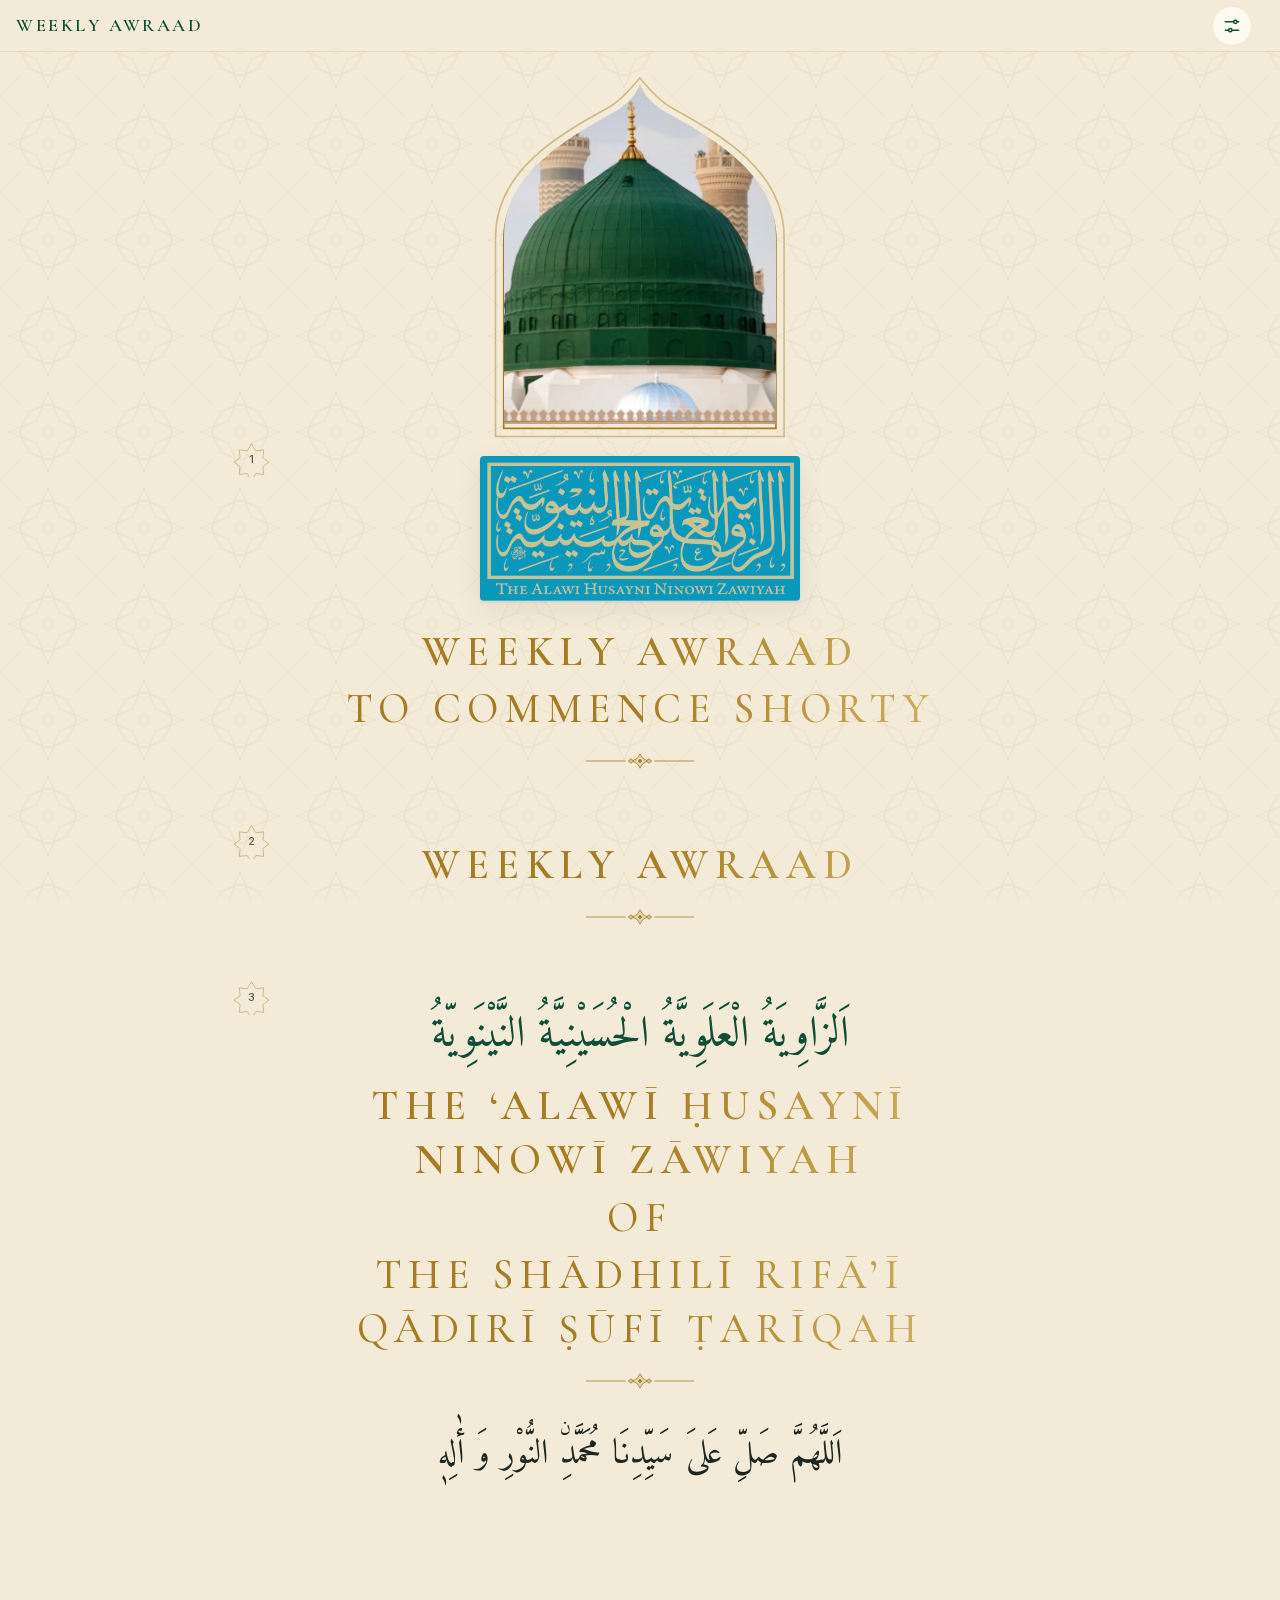
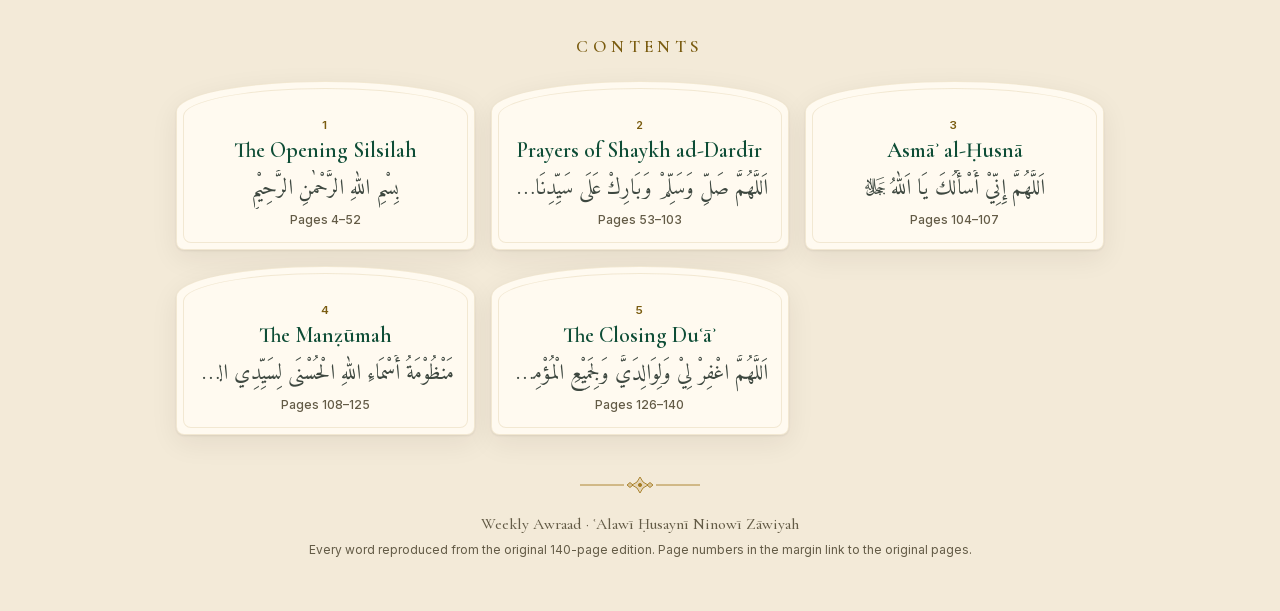
<file: weekly-awraad/index.html>
<!doctype html>
<html lang="en">
<head>
<meta charset="utf-8">
<meta name="viewport" content="width=device-width, initial-scale=1, viewport-fit=cover">
<meta name="description" content="Weekly Awraad of the ʿAlawī Ḥusaynī Ninowī Zāwiyah — the complete litany as living text: Arabic, transliteration and translation.">
<meta name="theme-color" content="#0e4d36">
<meta name="apple-mobile-web-app-capable" content="yes">
<meta name="apple-mobile-web-app-title" content="Weekly Awraad">
<title>Weekly Awraad</title>
<link rel="manifest" href="manifest.webmanifest">
<link rel="icon" href="icon-192.png">
<link rel="apple-touch-icon" href="icon-180.png">
<link rel="preload" href="fonts/amiri-arabic-normal-4f1f7d.woff2" as="font" type="font/woff2" crossorigin>
<link rel="preload" href="fonts/amiri-quran-arabic-normal-8aaeb9.woff2" as="font" type="font/woff2" crossorigin>
<link rel="stylesheet" href="fonts/fonts.css">
<link rel="stylesheet" href="styles.css">
<script>(function(){var d=document.documentElement;d.classList.add('js');try{var p=JSON.parse(localStorage.getItem('awraad-prefs')||'{}');if(p.theme)d.setAttribute('data-theme',p.theme);if(p.scale)d.style.setProperty('--ar-scale',p.scale);['ar','tr','en'].forEach(function(k){if(p[k]===false)d.classList.add('hide-'+k)})}catch(e){}})();window.PAGE_MAP=[[3,"."],[52,"opening"],[103,"dardir"],[107,"asma"],[125,"manzumah"],[140,"dua"]];</script>
<script src="app.js" defer></script>
</head>
<body class="page-home">
<a class="skip" href="#contents">Skip to contents</a>
<header class="bar">
  <span class="bar-brand">Weekly Awraad</span>
  <p class="bar-title"></p>
  <button type="button" class="bar-btn" id="settings-btn" aria-controls="settings" aria-expanded="false" aria-label="Reading settings">
    <svg viewBox="0 0 24 24" aria-hidden="true"><path d="M4 7h10M18 7h2M4 17h4M12 17h8"/><circle cx="16" cy="7" r="2"/><circle cx="10" cy="17" r="2"/></svg>
  </button>
  <div class="progress" aria-hidden="true"><span></span></div>
</header>
<div class="settings" id="settings" hidden>
  <div class="settings-inner">
    <p class="settings-label">Show</p>
    <div class="chips" role="group" aria-label="Text layers">
      <button type="button" class="chip" data-layer="ar" aria-pressed="true" lang="ar">عربي</button>
      <button type="button" class="chip" data-layer="tr" aria-pressed="true">Transliteration</button>
      <button type="button" class="chip" data-layer="en" aria-pressed="true">Translation</button>
    </div>
    <p class="settings-label">Arabic size</p>
    <div class="chips" role="group" aria-label="Arabic size">
      <button type="button" class="chip" data-size="-1" aria-label="Smaller Arabic">A&minus;</button>
      <output class="size-out" id="size-out">100%</output>
      <button type="button" class="chip" data-size="1" aria-label="Larger Arabic">A+</button>
    </div>
    <p class="settings-label">Appearance</p>
    <div class="chips" role="group" aria-label="Theme">
      <button type="button" class="chip" data-theme-set="light">Day</button>
      <button type="button" class="chip" data-theme-set="dark">Night</button>
      <button type="button" class="chip" data-theme-set="auto">Auto</button>
    </div>
    <p class="settings-label">Navigate</p>
    <div class="chips">
      <input type="number" id="goto-page" class="goto-input" min="1" max="140" placeholder="Page 1–140" inputmode="numeric" autocomplete="off">
      <button type="button" class="chip" id="goto-btn">Go</button>
    </div>
    <p class="settings-label">Source</p>
    <div class="chips">
      <button type="button" class="chip" id="proof-toggle" aria-pressed="false">Compare with original pages</button>
      <a class="chip" href="Weekly-Awraad-Original.pdf" download>Original PDF</a>
    </div>
    <p class="offline-status" id="offline-status" role="status"></p>
  </div>
</div>
<main>
  <section class="hero" aria-label="Cover">
    <div class="hero-arch"><img src="art/dome.webp" alt="The Green Dome of the Prophet’s Mosque in Madinah" width="685" height="694" fetchpriority="high"></div>
    <div class="hero-cover text"><article class="folio" id="p1" data-page="1"><a class="folio-mark" href="pages/001.webp" title="View original page 1" aria-label="Original page 1">1</a><figure class="b-image b-image--dome"><img src="art/dome.webp" alt="The Green Dome of the Prophet’s Mosque in Madinah" loading="lazy" decoding="async"></figure><figure class="b-image b-image--emblem"><img src="art/emblem.webp" alt="Calligraphic emblem of the ʿAlawī Ḥusaynī Ninowī Zāwiyah" loading="lazy" decoding="async"></figure><header class="b-title"><p class="en">WEEKLY AWRAAD</p><p class="en">To Commence Shorty</p></header></article><article class="folio" id="p2" data-page="2"><a class="folio-mark" href="pages/002.webp" title="View original page 2" aria-label="Original page 2">2</a><figure class="b-image b-image--dome"><img src="art/dome.webp" alt="The Green Dome of the Prophet’s Mosque in Madinah" loading="lazy" decoding="async"></figure><figure class="b-image b-image--emblem"><img src="art/emblem.webp" alt="Calligraphic emblem of the ʿAlawī Ḥusaynī Ninowī Zāwiyah" loading="lazy" decoding="async"></figure><header class="b-title"><p class="en">WEEKLY AWRAAD</p></header></article><article class="folio" id="p3" data-page="3"><a class="folio-mark" href="pages/003.webp" title="View original page 3" aria-label="Original page 3">3</a><header class="b-title"><p class="ar" lang="ar" dir="rtl">اَلزَّاوِيَةُ الْعَلَوِيَّةُ الْحُسَيْنِيَّةُ النَّيْنَوِيّةُ</p><p class="en">The ‘Alawī Ḥusaynī Ninowī Zāwiyah</p><p class="en">of</p><p class="en">The Shādhilī Rifā’ī Qādirī Ṣūfī Ṭarīqah</p></header><section class="b-passage kind-prayer is-short"><div class="ar" lang="ar" dir="rtl"><p>اَللَّهُمَّ صَلِّ عَلىَ سَيِّدِنَا مُحَمَّدِۨ النُّوْرِ وَ أٰلِهٖ</p></div></section></article></div>
  </section>
  <div class="resume" id="resume" hidden><a href="#"></a></div>
  <section class="contents" id="contents" aria-labelledby="contents-h">
    <h2 id="contents-h" class="contents-h">Contents</h2>
    <ol class="cards"><li><a class="card" href="opening.html"><span class="card-arch" aria-hidden="true"></span><span class="card-num">1</span><span class="card-label">The Opening Silsilah</span><span class="card-ar" lang="ar" dir="rtl">بِسْمِ اللّٰهِ الرَّحْمٰنِ الرَّحِيْمِ</span><span class="card-pages">Pages 4–52</span></a></li><li><a class="card" href="dardir.html"><span class="card-arch" aria-hidden="true"></span><span class="card-num">2</span><span class="card-label">Prayers of Shaykh ad-Dardīr</span><span class="card-ar" lang="ar" dir="rtl">اَللَّهُمَّ صَلِّ وَسَلِّمْ وَبَارِكْ عَلَى سَيِّدِنَا مُحَمَّدٍ عَلَى أٰلِهٖ عَدَدَ مَا فِي الْأَرْضِ وَالسَّمَآءِ .</span><span class="card-pages">Pages 53–103</span></a></li><li><a class="card" href="asma.html"><span class="card-arch" aria-hidden="true"></span><span class="card-num">3</span><span class="card-label">Asmāʾ al-Ḥusnā</span><span class="card-ar" lang="ar" dir="rtl">اَللَّهُمَّ إِنِّيْ أَسْأَلُكَ يَا اَللّٰهُ ﷻ</span><span class="card-pages">Pages 104–107</span></a></li><li><a class="card" href="manzumah.html"><span class="card-arch" aria-hidden="true"></span><span class="card-num">4</span><span class="card-label">The Manẓūmah</span><span class="card-ar" lang="ar" dir="rtl">مَنْظُوْمَةُ أَسْمَاءِ اللّٰهِ الْحُسْنَى لِسَيِّدِي الدَّرْدِيْرُ</span><span class="card-pages">Pages 108–125</span></a></li><li><a class="card" href="dua.html"><span class="card-arch" aria-hidden="true"></span><span class="card-num">5</span><span class="card-label">The Closing Duʿāʾ</span><span class="card-ar" lang="ar" dir="rtl">اَللَّهُمَّ اغْفِرْ لِيْ وَلِوَالِدَيَّ وَلِجَمِيْعِ الْمُؤْمِنِيْنَ وَ الْمُؤْمِنَاتِ وَ الْمُسْلِمِيْنَ وَ الْمُسْلِمَاتِ الْأَحْيَاءِ مِنْهُمْ وَ الْأَمْوَاتِ ـ سَبْعًا</span><span class="card-pages">Pages 126–140</span></a></li></ol>
  </section>
</main>
<footer class="footer">
  <div class="rosette-rule" aria-hidden="true"></div>
  <p>Weekly Awraad &middot; ʿAlawī Ḥusaynī Ninowī Zāwiyah</p>
  <p class="footer-small">Every word reproduced from the original 140-page edition. Page numbers in the margin link to the original pages.</p>
</footer>
</body>
</html>
</file>
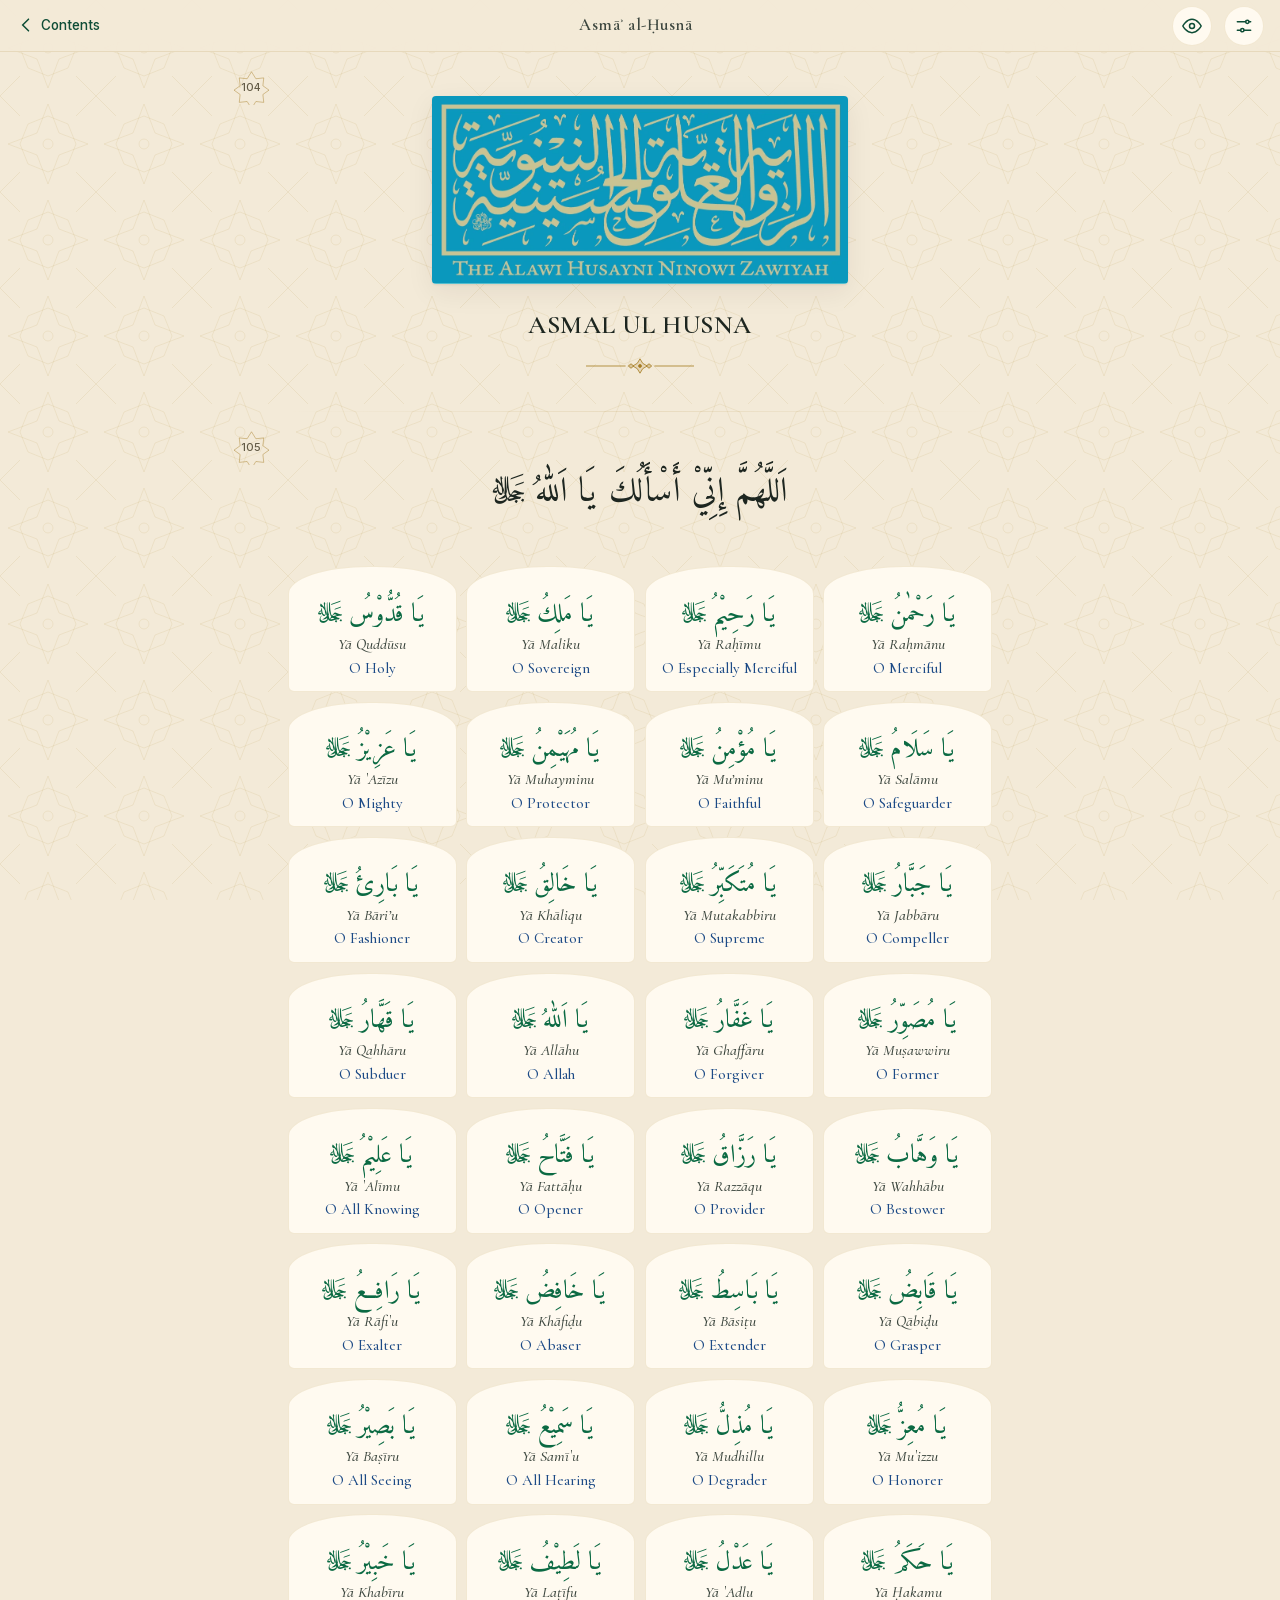
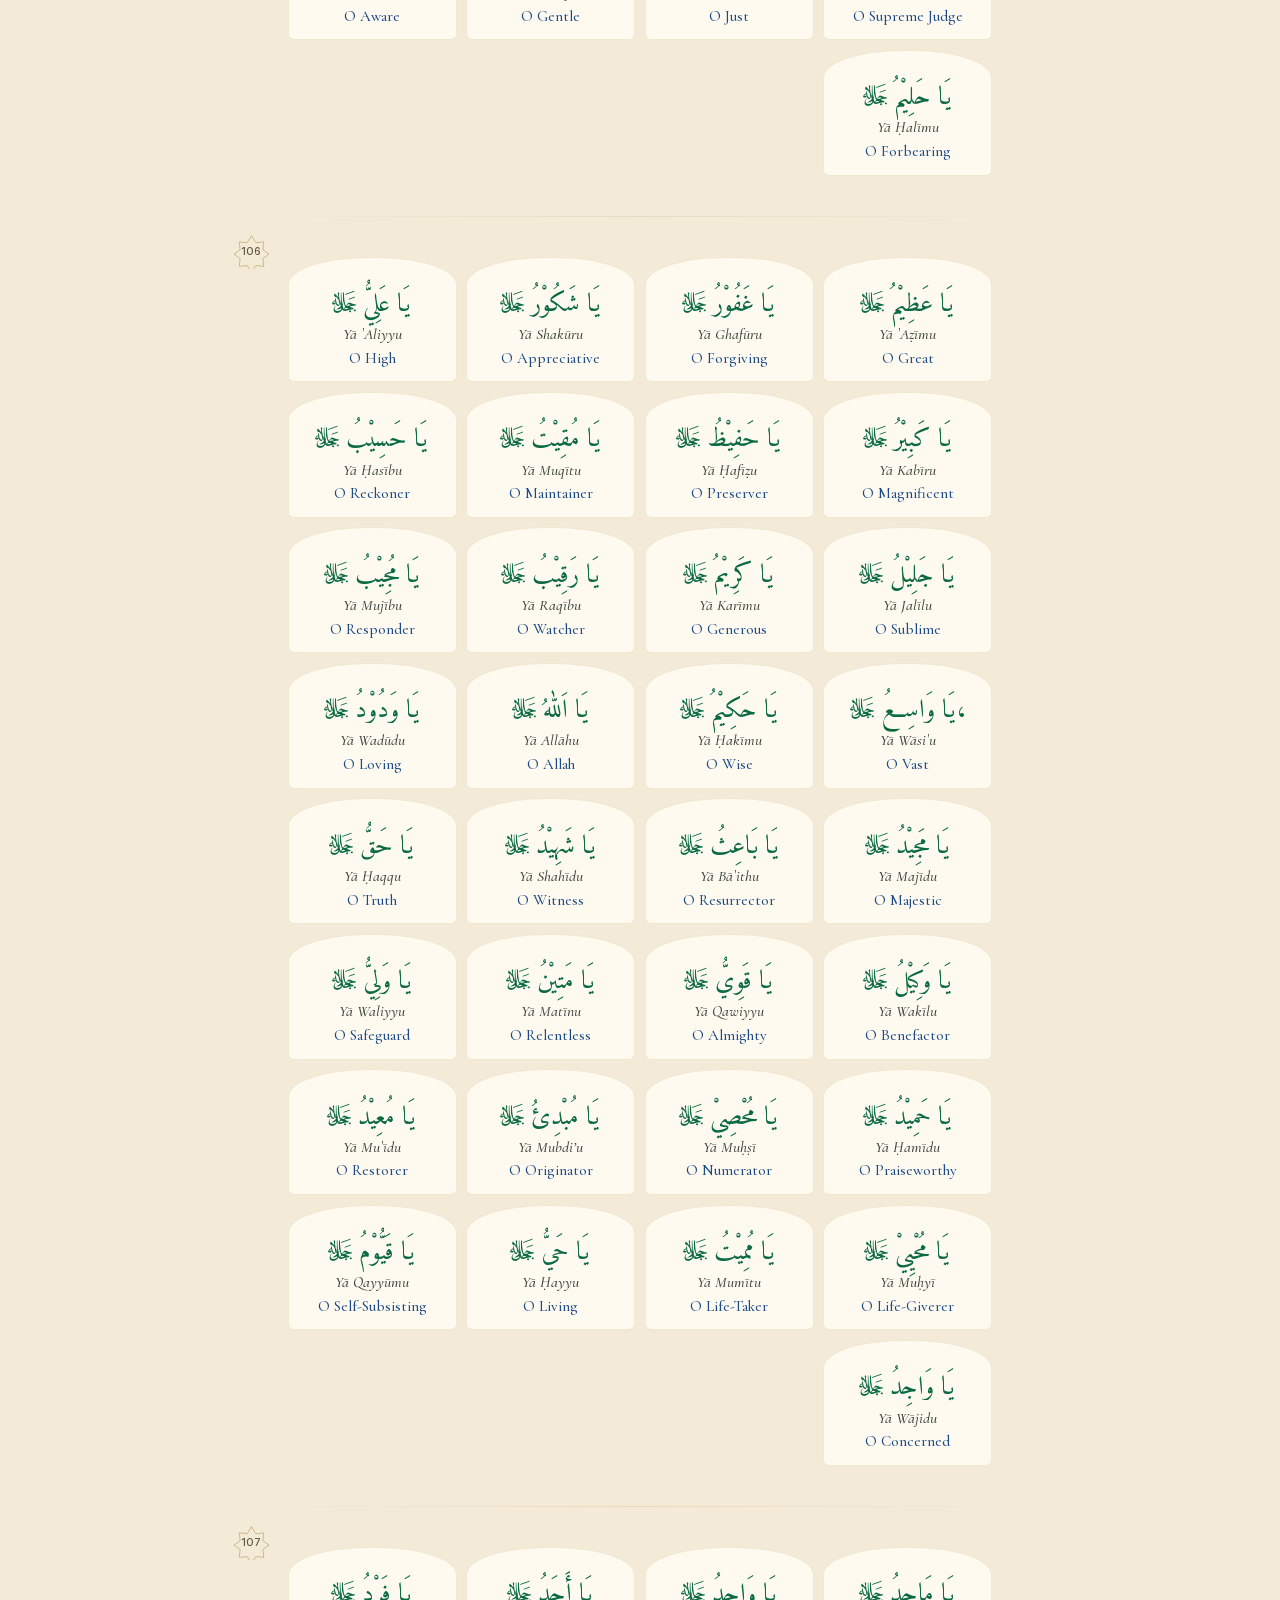
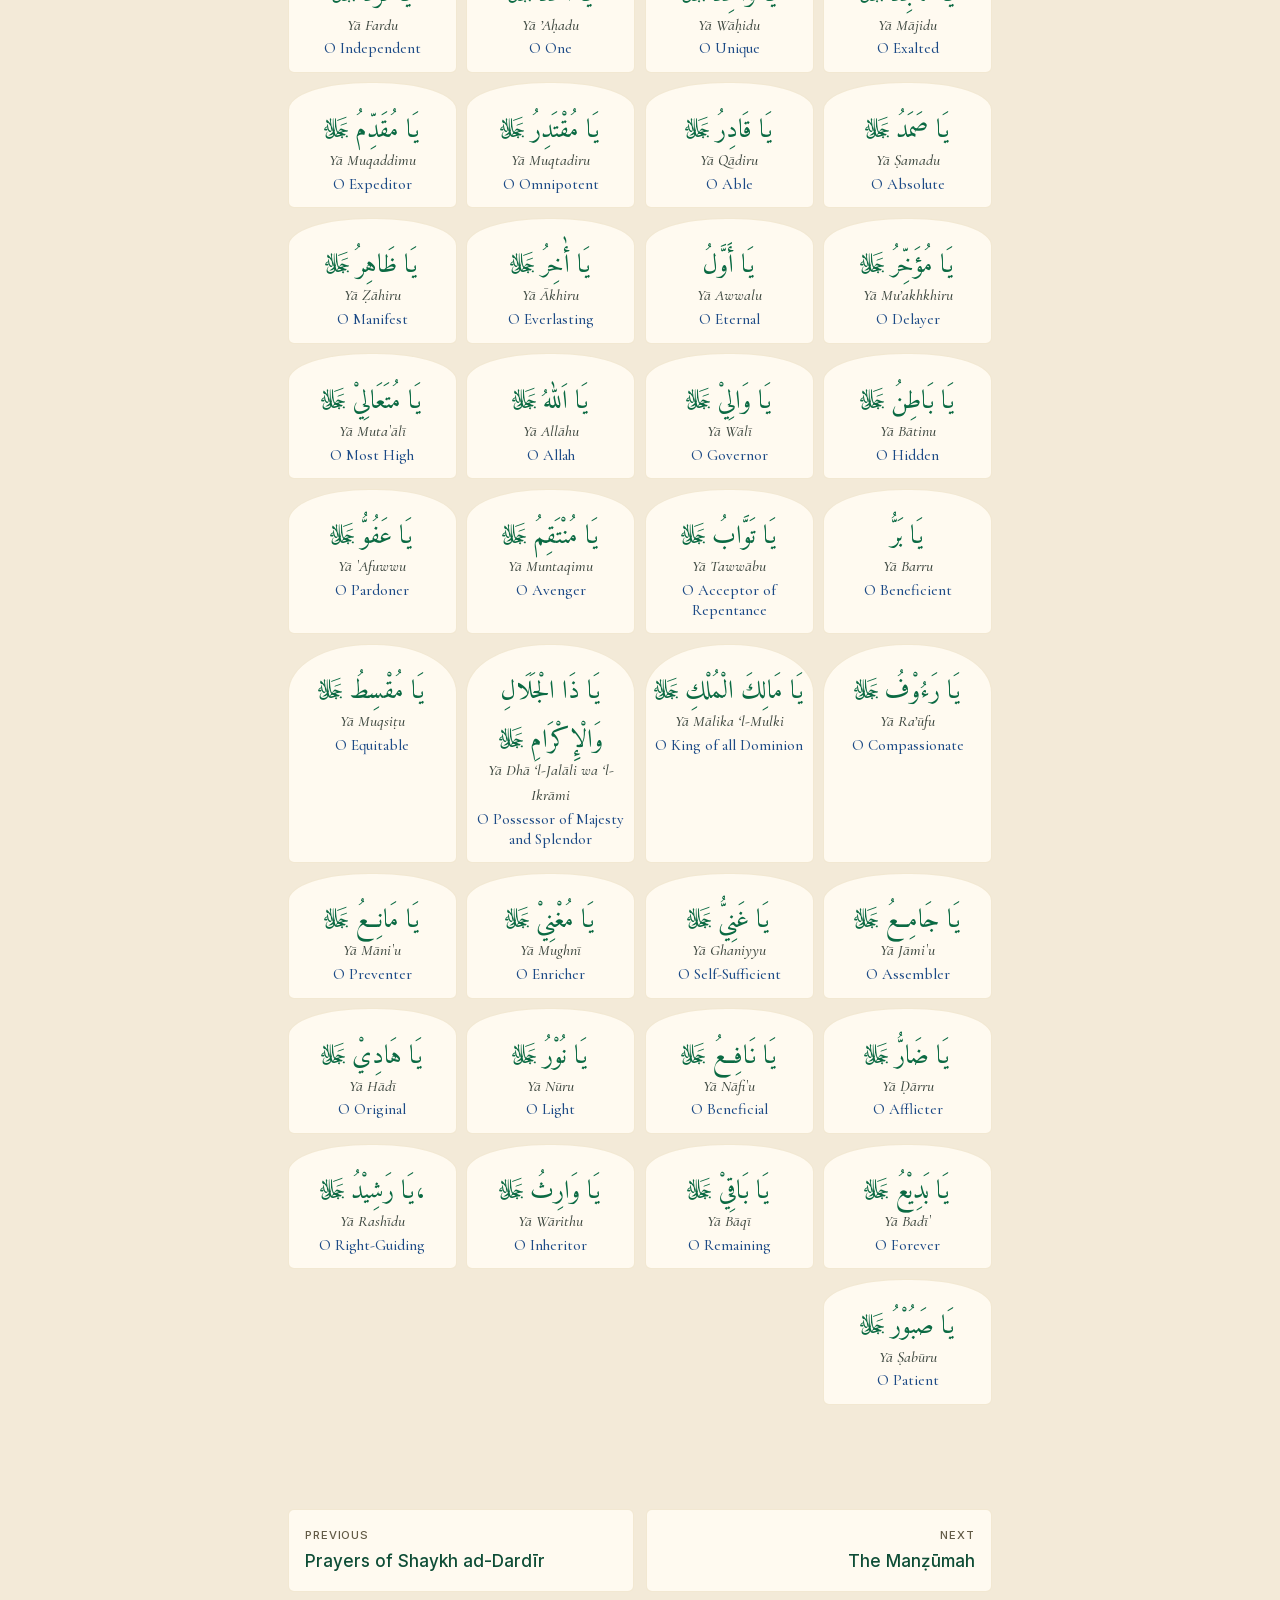
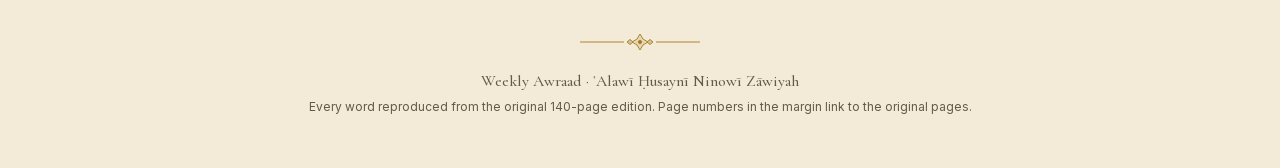
<file: weekly-awraad/asma.html>
<!doctype html>
<html lang="en">
<head>
<meta charset="utf-8">
<meta name="viewport" content="width=device-width, initial-scale=1, viewport-fit=cover">
<meta name="description" content="Asmāʾ al-Ḥusnā: Arabic, transliteration and translation from the Weekly Awraad, original pages 104–107.">
<meta name="theme-color" content="#0e4d36">
<meta name="apple-mobile-web-app-capable" content="yes">
<meta name="apple-mobile-web-app-title" content="Weekly Awraad">
<title>Asmāʾ al-Ḥusnā — Weekly Awraad</title>
<link rel="manifest" href="manifest.webmanifest">
<link rel="icon" href="icon-192.png">
<link rel="apple-touch-icon" href="icon-180.png">
<link rel="preload" href="fonts/amiri-arabic-normal-4f1f7d.woff2" as="font" type="font/woff2" crossorigin>
<link rel="preload" href="fonts/amiri-quran-arabic-normal-8aaeb9.woff2" as="font" type="font/woff2" crossorigin>
<link rel="stylesheet" href="fonts/fonts.css">
<link rel="stylesheet" href="styles.css">
<script>(function(){var d=document.documentElement;d.classList.add('js');try{var p=JSON.parse(localStorage.getItem('awraad-prefs')||'{}');if(p.theme)d.setAttribute('data-theme',p.theme);if(p.scale)d.style.setProperty('--ar-scale',p.scale);['ar','tr','en'].forEach(function(k){if(p[k]===false)d.classList.add('hide-'+k)})}catch(e){}})();window.PAGE_MAP=[[3,"."],[52,"opening"],[103,"dardir"],[107,"asma"],[125,"manzumah"],[140,"dua"]];</script>
<script src="app.js" defer></script>
</head>
<body class="page-section" data-section="asma">
<a class="skip" href="#text">Skip to text</a>
<header class="bar">
  <a class="bar-home" href="./" aria-label="Contents"><svg viewBox="0 0 24 24" aria-hidden="true"><path d="M15 5l-7 7 7 7"/></svg><span>Contents</span></a>
  <p class="bar-title">Asmāʾ al-Ḥusnā</p>
  <button type="button" class="bar-btn bar-recite" id="recite-btn" aria-pressed="false" aria-label="Recite mode">
    <svg viewBox="0 0 24 24" aria-hidden="true"><path d="M1 12s4-8 11-8 11 8 11 8-4 8-11 8S1 12 1 12z"/><circle cx="12" cy="12" r="3"/></svg>
  </button><button type="button" class="bar-btn" id="settings-btn" aria-controls="settings" aria-expanded="false" aria-label="Reading settings">
    <svg viewBox="0 0 24 24" aria-hidden="true"><path d="M4 7h10M18 7h2M4 17h4M12 17h8"/><circle cx="16" cy="7" r="2"/><circle cx="10" cy="17" r="2"/></svg>
  </button>
  <div class="progress" aria-hidden="true"><span></span></div>
</header>
<div class="settings" id="settings" hidden>
  <div class="settings-inner">
    <p class="settings-label">Show</p>
    <div class="chips" role="group" aria-label="Text layers">
      <button type="button" class="chip" data-layer="ar" aria-pressed="true" lang="ar">عربي</button>
      <button type="button" class="chip" data-layer="tr" aria-pressed="true">Transliteration</button>
      <button type="button" class="chip" data-layer="en" aria-pressed="true">Translation</button>
    </div>
    <p class="settings-label">Arabic size</p>
    <div class="chips" role="group" aria-label="Arabic size">
      <button type="button" class="chip" data-size="-1" aria-label="Smaller Arabic">A&minus;</button>
      <output class="size-out" id="size-out">100%</output>
      <button type="button" class="chip" data-size="1" aria-label="Larger Arabic">A+</button>
    </div>
    <p class="settings-label">Appearance</p>
    <div class="chips" role="group" aria-label="Theme">
      <button type="button" class="chip" data-theme-set="light">Day</button>
      <button type="button" class="chip" data-theme-set="dark">Night</button>
      <button type="button" class="chip" data-theme-set="auto">Auto</button>
    </div>
    <p class="settings-label">Navigate</p>
    <div class="chips">
      <input type="number" id="goto-page" class="goto-input" min="1" max="140" placeholder="Page 1–140" inputmode="numeric" autocomplete="off">
      <button type="button" class="chip" id="goto-btn">Go</button>
    </div>
    <p class="settings-label">Source</p>
    <div class="chips">
      <button type="button" class="chip" id="proof-toggle" aria-pressed="false">Compare with original pages</button>
      <a class="chip" href="Weekly-Awraad-Original.pdf" download>Original PDF</a>
    </div>
    <p class="offline-status" id="offline-status" role="status"></p>
  </div>
</div>
<main id="text" class="text">

<article class="folio" id="p104" data-page="104"><a class="folio-mark" href="pages/104.webp" title="View original page 104" aria-label="Original page 104">104</a><figure class="b-image b-image--dome"><img src="art/dome.webp" alt="The Green Dome of the Prophet’s Mosque in Madinah" loading="lazy" decoding="async"></figure><figure class="b-image b-image--emblem"><img src="art/emblem.webp" alt="Calligraphic emblem of the ʿAlawī Ḥusaynī Ninowī Zāwiyah" loading="lazy" decoding="async"></figure><header class="b-title"><p class="en">ASMAL UL HUSNA</p></header></article><article class="folio" id="p105" data-page="105"><a class="folio-mark" href="pages/105.webp" title="View original page 105" aria-label="Original page 105">105</a><section class="b-passage kind-prayer is-short"><div class="ar" lang="ar" dir="rtl"><p>اَللَّهُمَّ إِنِّيْ أَسْأَلُكَ يَا اَللّٰهُ ﷻ</p></div></section><ol class="b-names" dir="rtl"><li><span class="ar" lang="ar" dir="rtl">يَا رَحْمٰنُ ﷻ</span><span class="tr" dir="ltr">Yā Raḥmānu</span><span class="en" dir="ltr">O Merciful</span></li><li><span class="ar" lang="ar" dir="rtl">يَا رَحِيْمُ ﷻ</span><span class="tr" dir="ltr">Yā Raḥīmu</span><span class="en" dir="ltr">O Especially Merciful</span></li><li><span class="ar" lang="ar" dir="rtl">يَا مَلِكُ ﷻ</span><span class="tr" dir="ltr">Yā Maliku</span><span class="en" dir="ltr">O Sovereign</span></li><li><span class="ar" lang="ar" dir="rtl">يَا قُدُّوْسُ ﷻ</span><span class="tr" dir="ltr">Yā Quddūsu</span><span class="en" dir="ltr">O Holy</span></li><li><span class="ar" lang="ar" dir="rtl">يَا سَلَامُ ﷻ</span><span class="tr" dir="ltr">Yā Salāmu</span><span class="en" dir="ltr">O Safeguarder</span></li><li><span class="ar" lang="ar" dir="rtl">يَا مُؤْمِنُ ﷻ</span><span class="tr" dir="ltr">Yā Mu’minu</span><span class="en" dir="ltr">O Faithful</span></li><li><span class="ar" lang="ar" dir="rtl">يَا مُهَيْمِنُ ﷻ</span><span class="tr" dir="ltr">Yā Muhayminu</span><span class="en" dir="ltr">O Protector</span></li><li><span class="ar" lang="ar" dir="rtl">يَا عَزِيْزُ ﷻ</span><span class="tr" dir="ltr">Yā `Azīzu</span><span class="en" dir="ltr">O Mighty</span></li><li><span class="ar" lang="ar" dir="rtl">يَا جَبَّارُ ﷻ</span><span class="tr" dir="ltr">Yā Jabbāru</span><span class="en" dir="ltr">O Compeller</span></li><li><span class="ar" lang="ar" dir="rtl">يَا مُتَكَبِّرُ ﷻ</span><span class="tr" dir="ltr">Yā Mutakabbiru</span><span class="en" dir="ltr">O Supreme</span></li><li><span class="ar" lang="ar" dir="rtl">يَا خَالِقُ ﷻ</span><span class="tr" dir="ltr">Yā Khāliqu</span><span class="en" dir="ltr">O Creator</span></li><li><span class="ar" lang="ar" dir="rtl">يَا بَارِئُ ﷻ</span><span class="tr" dir="ltr">Yā Bāri’u</span><span class="en" dir="ltr">O Fashioner</span></li><li><span class="ar" lang="ar" dir="rtl">يَا مُصَوِّرُ ﷻ</span><span class="tr" dir="ltr">Yā Muṣawwiru</span><span class="en" dir="ltr">O Former</span></li><li><span class="ar" lang="ar" dir="rtl">يَا غَفَّارُ ﷻ</span><span class="tr" dir="ltr">Yā Ghaffāru</span><span class="en" dir="ltr">O Forgiver</span></li><li><span class="ar" lang="ar" dir="rtl">يَا اَللّٰهُ ﷻ</span><span class="tr" dir="ltr">Yā Allāhu</span><span class="en" dir="ltr">O Allah</span></li><li><span class="ar" lang="ar" dir="rtl">يَا قَهَّارُ ﷻ</span><span class="tr" dir="ltr">Yā Qahhāru</span><span class="en" dir="ltr">O Subduer</span></li><li><span class="ar" lang="ar" dir="rtl">يَا وَهَّابُ ﷻ</span><span class="tr" dir="ltr">Yā Wahhābu</span><span class="en" dir="ltr">O Bestower</span></li><li><span class="ar" lang="ar" dir="rtl">يَا رَزَّاقُ ﷻ</span><span class="tr" dir="ltr">Yā Razzāqu</span><span class="en" dir="ltr">O Provider</span></li><li><span class="ar" lang="ar" dir="rtl">يَا فَتَّاحُ ﷻ</span><span class="tr" dir="ltr">Yā Fattāḥu</span><span class="en" dir="ltr">O Opener</span></li><li><span class="ar" lang="ar" dir="rtl">يَا عَلِيْمُ ﷻ</span><span class="tr" dir="ltr">Yā `Alīmu</span><span class="en" dir="ltr">O All Knowing</span></li><li><span class="ar" lang="ar" dir="rtl">يَا قَابِضُ ﷻ</span><span class="tr" dir="ltr">Yā Qābiḍu</span><span class="en" dir="ltr">O Grasper</span></li><li><span class="ar" lang="ar" dir="rtl">يَا بَاسِطُ ﷻ</span><span class="tr" dir="ltr">Yā Bāsiṭu</span><span class="en" dir="ltr">O Extender</span></li><li><span class="ar" lang="ar" dir="rtl">يَا خَافِضُ ﷻ</span><span class="tr" dir="ltr">Yā Khāfiḍu</span><span class="en" dir="ltr">O Abaser</span></li><li><span class="ar" lang="ar" dir="rtl">يَا رَافِعُ ﷻ</span><span class="tr" dir="ltr">Yā Rāfi`u</span><span class="en" dir="ltr">O Exalter</span></li><li><span class="ar" lang="ar" dir="rtl">يَا مُعِزُّ ﷻ</span><span class="tr" dir="ltr">Yā Mu`izzu</span><span class="en" dir="ltr">O Honorer</span></li><li><span class="ar" lang="ar" dir="rtl">يَا مُذِلُّ ﷻ</span><span class="tr" dir="ltr">Yā Mudhillu</span><span class="en" dir="ltr">O Degrader</span></li><li><span class="ar" lang="ar" dir="rtl">يَا سَمِيْعُ ﷻ</span><span class="tr" dir="ltr">Yā Samī`u</span><span class="en" dir="ltr">O All Hearing</span></li><li><span class="ar" lang="ar" dir="rtl">يَا بَصِيْرُ ﷻ</span><span class="tr" dir="ltr">Yā Baṣīru</span><span class="en" dir="ltr">O All Seeing</span></li><li><span class="ar" lang="ar" dir="rtl">يَا حَكَمُ ﷻ</span><span class="tr" dir="ltr">Yā Ḥakamu</span><span class="en" dir="ltr">O Supreme Judge</span></li><li><span class="ar" lang="ar" dir="rtl">يَا عَدْلُ ﷻ</span><span class="tr" dir="ltr">Yā `Adlu</span><span class="en" dir="ltr">O Just</span></li><li><span class="ar" lang="ar" dir="rtl">يَا لَطِيْفُ ﷻ</span><span class="tr" dir="ltr">Yā Laṭīfu</span><span class="en" dir="ltr">O Gentle</span></li><li><span class="ar" lang="ar" dir="rtl">يَا خَبِيْرُ ﷻ</span><span class="tr" dir="ltr">Yā Khabīru</span><span class="en" dir="ltr">O Aware</span></li><li><span class="ar" lang="ar" dir="rtl">يَا حَلِيْمُ ﷻ</span><span class="tr" dir="ltr">Yā Ḥalīmu</span><span class="en" dir="ltr">O Forbearing</span></li></ol></article><article class="folio" id="p106" data-page="106"><a class="folio-mark" href="pages/106.webp" title="View original page 106" aria-label="Original page 106">106</a><ol class="b-names" dir="rtl"><li><span class="ar" lang="ar" dir="rtl">يَا عَظِيْمُ ﷻ</span><span class="tr" dir="ltr">Yā `Aẓīmu</span><span class="en" dir="ltr">O Great</span></li><li><span class="ar" lang="ar" dir="rtl">يَا غَفُوْرُ ﷻ</span><span class="tr" dir="ltr">Yā Ghafūru</span><span class="en" dir="ltr">O Forgiving</span></li><li><span class="ar" lang="ar" dir="rtl">يَا شَكُوْرُ ﷻ</span><span class="tr" dir="ltr">Yā Shakūru</span><span class="en" dir="ltr">O Appreciative</span></li><li><span class="ar" lang="ar" dir="rtl">يَا عَلِيُّ ﷻ</span><span class="tr" dir="ltr">Yā `Aliyyu</span><span class="en" dir="ltr">O High</span></li><li><span class="ar" lang="ar" dir="rtl">يَا كَبِيْرُ ﷻ</span><span class="tr" dir="ltr">Yā Kabīru</span><span class="en" dir="ltr">O Magnificent</span></li><li><span class="ar" lang="ar" dir="rtl">يَا حَفِيْظُ ﷻ</span><span class="tr" dir="ltr">Yā Ḥafīẓu</span><span class="en" dir="ltr">O Preserver</span></li><li><span class="ar" lang="ar" dir="rtl">يَا مُقِيْتُ ﷻ</span><span class="tr" dir="ltr">Yā Muqītu</span><span class="en" dir="ltr">O Maintainer</span></li><li><span class="ar" lang="ar" dir="rtl">يَا حَسِيْبُ ﷻ</span><span class="tr" dir="ltr">Yā Ḥasību</span><span class="en" dir="ltr">O Reckoner</span></li><li><span class="ar" lang="ar" dir="rtl">يَا جَلِيْلُ ﷻ</span><span class="tr" dir="ltr">Yā Jalīlu</span><span class="en" dir="ltr">O Sublime</span></li><li><span class="ar" lang="ar" dir="rtl">يَا كَرِيْمُ ﷻ</span><span class="tr" dir="ltr">Yā Karīmu</span><span class="en" dir="ltr">O Generous</span></li><li><span class="ar" lang="ar" dir="rtl">يَا رَقِيْبُ ﷻ</span><span class="tr" dir="ltr">Yā Raqību</span><span class="en" dir="ltr">O Watcher</span></li><li><span class="ar" lang="ar" dir="rtl">يَا مُجِيْبُ ﷻ</span><span class="tr" dir="ltr">Yā Mujību</span><span class="en" dir="ltr">O Responder</span></li><li><span class="ar" lang="ar" dir="rtl">،يَا وَاسِعُ ﷻ</span><span class="tr" dir="ltr">Yā Wāsi`u</span><span class="en" dir="ltr">O Vast</span></li><li><span class="ar" lang="ar" dir="rtl">يَا حَكِيْمُ ﷻ</span><span class="tr" dir="ltr">Yā Ḥakīmu</span><span class="en" dir="ltr">O Wise</span></li><li><span class="ar" lang="ar" dir="rtl">يَا اَللّٰهُ ﷻ</span><span class="tr" dir="ltr">Yā Allāhu</span><span class="en" dir="ltr">O Allah</span></li><li><span class="ar" lang="ar" dir="rtl">يَا وَدُوْدُ ﷻ</span><span class="tr" dir="ltr">Yā Wadūdu</span><span class="en" dir="ltr">O Loving</span></li><li><span class="ar" lang="ar" dir="rtl">يَا مَجِيْدُ ﷻ</span><span class="tr" dir="ltr">Yā Majīdu</span><span class="en" dir="ltr">O Majestic</span></li><li><span class="ar" lang="ar" dir="rtl">يَا بَاعِثُ ﷻ</span><span class="tr" dir="ltr">Yā Bā`ithu</span><span class="en" dir="ltr">O Resurrector</span></li><li><span class="ar" lang="ar" dir="rtl">يَا شَهِيْدُ ﷻ</span><span class="tr" dir="ltr">Yā Shahīdu</span><span class="en" dir="ltr">O Witness</span></li><li><span class="ar" lang="ar" dir="rtl">يَا حَقُّ ﷻ</span><span class="tr" dir="ltr">Yā Ḥaqqu</span><span class="en" dir="ltr">O Truth</span></li><li><span class="ar" lang="ar" dir="rtl">يَا وَكِيْلُ ﷻ</span><span class="tr" dir="ltr">Yā Wakīlu</span><span class="en" dir="ltr">O Benefactor</span></li><li><span class="ar" lang="ar" dir="rtl">يَا قَوِيُّ ﷻ</span><span class="tr" dir="ltr">Yā Qawiyyu</span><span class="en" dir="ltr">O Almighty</span></li><li><span class="ar" lang="ar" dir="rtl">يَا مَتِيْنُ ﷻ</span><span class="tr" dir="ltr">Yā Matīnu</span><span class="en" dir="ltr">O Relentless</span></li><li><span class="ar" lang="ar" dir="rtl">يَا وَلِيُّ ﷻ</span><span class="tr" dir="ltr">Yā Waliyyu</span><span class="en" dir="ltr">O Safeguard</span></li><li><span class="ar" lang="ar" dir="rtl">يَا حَمِيْدُ ﷻ</span><span class="tr" dir="ltr">Yā Ḥamīdu</span><span class="en" dir="ltr">O Praiseworthy</span></li><li><span class="ar" lang="ar" dir="rtl">يَا مُحْصِيْ ﷻ</span><span class="tr" dir="ltr">Yā Muḥṣī</span><span class="en" dir="ltr">O Numerator</span></li><li><span class="ar" lang="ar" dir="rtl">يَا مُبْدِئُ ﷻ</span><span class="tr" dir="ltr">Yā Mubdi’u</span><span class="en" dir="ltr">O Originator</span></li><li><span class="ar" lang="ar" dir="rtl">يَا مُعِيْدُ ﷻ</span><span class="tr" dir="ltr">Yā Mu`īdu</span><span class="en" dir="ltr">O Restorer</span></li><li><span class="ar" lang="ar" dir="rtl">يَا مُحْيِيْ ﷻ</span><span class="tr" dir="ltr">Yā Muḥyī</span><span class="en" dir="ltr">O Life-Giverer</span></li><li><span class="ar" lang="ar" dir="rtl">يَا مُمِيْتُ ﷻ</span><span class="tr" dir="ltr">Yā Mumītu</span><span class="en" dir="ltr">O Life-Taker</span></li><li><span class="ar" lang="ar" dir="rtl">يَا حَيُّ ﷻ</span><span class="tr" dir="ltr">Yā Ḥayyu</span><span class="en" dir="ltr">O Living</span></li><li><span class="ar" lang="ar" dir="rtl">يَا قَيُّوْمُ ﷻ</span><span class="tr" dir="ltr">Yā Qayyūmu</span><span class="en" dir="ltr">O Self-Subsisting</span></li><li><span class="ar" lang="ar" dir="rtl">يَا وَاجِدُ ﷻ</span><span class="tr" dir="ltr">Yā Wājidu</span><span class="en" dir="ltr">O Concerned</span></li></ol></article><article class="folio" id="p107" data-page="107"><a class="folio-mark" href="pages/107.webp" title="View original page 107" aria-label="Original page 107">107</a><ol class="b-names" dir="rtl"><li><span class="ar" lang="ar" dir="rtl">يَا مَاجِدُ ﷻ</span><span class="tr" dir="ltr">Yā Mājidu</span><span class="en" dir="ltr">O Exalted</span></li><li><span class="ar" lang="ar" dir="rtl">يَا وَاحِدُ ﷻ</span><span class="tr" dir="ltr">Yā Wāḥidu</span><span class="en" dir="ltr">O Unique</span></li><li><span class="ar" lang="ar" dir="rtl">يَا أَحَدُ ﷻ</span><span class="tr" dir="ltr">Yā ’Aḥadu</span><span class="en" dir="ltr">O One</span></li><li><span class="ar" lang="ar" dir="rtl">يَا فَرْدُ ﷻ</span><span class="tr" dir="ltr">Yā Fardu</span><span class="en" dir="ltr">O Independent</span></li><li><span class="ar" lang="ar" dir="rtl">يَا صَمَدُ ﷻ</span><span class="tr" dir="ltr">Yā Ṣamadu</span><span class="en" dir="ltr">O Absolute</span></li><li><span class="ar" lang="ar" dir="rtl">يَا قَادِرُ ﷻ</span><span class="tr" dir="ltr">Yā Qādiru</span><span class="en" dir="ltr">O Able</span></li><li><span class="ar" lang="ar" dir="rtl">يَا مُقْتَدِرُ ﷻ</span><span class="tr" dir="ltr">Yā Muqtadiru</span><span class="en" dir="ltr">O Omnipotent</span></li><li><span class="ar" lang="ar" dir="rtl">يَا مُقَدِّمُ ﷻ</span><span class="tr" dir="ltr">Yā Muqaddimu</span><span class="en" dir="ltr">O Expeditor</span></li><li><span class="ar" lang="ar" dir="rtl">يَا مُؤَخِّرُ ﷻ</span><span class="tr" dir="ltr">Yā Mu’akhkhiru</span><span class="en" dir="ltr">O Delayer</span></li><li><span class="ar" lang="ar" dir="rtl">يَا أَوَّلُ</span><span class="tr" dir="ltr">Yā Awwalu</span><span class="en" dir="ltr">O Eternal</span></li><li><span class="ar" lang="ar" dir="rtl">يَا أٰخِرُ ﷻ</span><span class="tr" dir="ltr">Yā Ākhiru</span><span class="en" dir="ltr">O Everlasting</span></li><li><span class="ar" lang="ar" dir="rtl">يَا ظَاهِرُ ﷻ</span><span class="tr" dir="ltr">Yā Ẓāhiru</span><span class="en" dir="ltr">O Manifest</span></li><li><span class="ar" lang="ar" dir="rtl">يَا بَاطِنُ ﷻ</span><span class="tr" dir="ltr">Yā Bātinu</span><span class="en" dir="ltr">O Hidden</span></li><li><span class="ar" lang="ar" dir="rtl">يَا وَالِيْ ﷻ</span><span class="tr" dir="ltr">Yā Wālī</span><span class="en" dir="ltr">O Governor</span></li><li><span class="ar" lang="ar" dir="rtl">يَا اَللّٰهُ ﷻ</span><span class="tr" dir="ltr">Yā Allāhu</span><span class="en" dir="ltr">O Allah</span></li><li><span class="ar" lang="ar" dir="rtl">يَا مُتَعَالِيْ ﷻ</span><span class="tr" dir="ltr">Yā Muta`ālī</span><span class="en" dir="ltr">O Most High</span></li><li><span class="ar" lang="ar" dir="rtl">يَا بَرُّ</span><span class="tr" dir="ltr">Yā Barru</span><span class="en" dir="ltr">O Beneficient</span></li><li><span class="ar" lang="ar" dir="rtl">يَا تَوَّابُ ﷻ</span><span class="tr" dir="ltr">Yā Tawwābu</span><span class="en" dir="ltr">O Acceptor of Repentance</span></li><li><span class="ar" lang="ar" dir="rtl">يَا مُنْتَقِمُ ﷻ</span><span class="tr" dir="ltr">Yā Muntaqimu</span><span class="en" dir="ltr">O Avenger</span></li><li><span class="ar" lang="ar" dir="rtl">يَا عَفُوُّ ﷻ</span><span class="tr" dir="ltr">Yā `Afuwwu</span><span class="en" dir="ltr">O Pardoner</span></li><li><span class="ar" lang="ar" dir="rtl">يَا رَءُوْفُ ﷻ</span><span class="tr" dir="ltr">Yā Ra’ūfu</span><span class="en" dir="ltr">O Compassionate</span></li><li><span class="ar" lang="ar" dir="rtl">يَا مَالِكَ الْمُلْكِ ﷻ</span><span class="tr" dir="ltr">Yā Mālika ‘l-Mulki</span><span class="en" dir="ltr">O King of all Dominion</span></li><li><span class="ar" lang="ar" dir="rtl">يَا ذَا الْجَلَالِ وَالْإِكْرَامِ ﷻ</span><span class="tr" dir="ltr">Yā Dhā ‘l-Jalāli wa ‘l-Ikrāmi</span><span class="en" dir="ltr">O Possessor of Majesty and Splendor</span></li><li><span class="ar" lang="ar" dir="rtl">يَا مُقْسِطُ ﷻ</span><span class="tr" dir="ltr">Yā Muqsiṭu</span><span class="en" dir="ltr">O Equitable</span></li><li><span class="ar" lang="ar" dir="rtl">يَا جَامِعُ ﷻ</span><span class="tr" dir="ltr">Yā Jāmi`u</span><span class="en" dir="ltr">O Assembler</span></li><li><span class="ar" lang="ar" dir="rtl">يَا غَنِيُّ ﷻ</span><span class="tr" dir="ltr">Yā Ghaniyyu</span><span class="en" dir="ltr">O Self-Sufficient</span></li><li><span class="ar" lang="ar" dir="rtl">يَا مُغْنِيْ ﷻ</span><span class="tr" dir="ltr">Yā Mughnī</span><span class="en" dir="ltr">O Enricher</span></li><li><span class="ar" lang="ar" dir="rtl">يَا مَانِعُ ﷻ</span><span class="tr" dir="ltr">Yā Māni`u</span><span class="en" dir="ltr">O Preventer</span></li><li><span class="ar" lang="ar" dir="rtl">يَا ضَارُّ ﷻ</span><span class="tr" dir="ltr">Yā Ḍārru</span><span class="en" dir="ltr">O Afflicter</span></li><li><span class="ar" lang="ar" dir="rtl">يَا نَافِعُ ﷻ</span><span class="tr" dir="ltr">Yā Nāfi`u</span><span class="en" dir="ltr">O Beneficial</span></li><li><span class="ar" lang="ar" dir="rtl">يَا نُوْرُ ﷻ</span><span class="tr" dir="ltr">Yā Nūru</span><span class="en" dir="ltr">O Light</span></li><li><span class="ar" lang="ar" dir="rtl">يَا هَادِيْ ﷻ</span><span class="tr" dir="ltr">Yā Hādī</span><span class="en" dir="ltr">O Original</span></li><li><span class="ar" lang="ar" dir="rtl">يَا بَدِيْعُ ﷻ</span><span class="tr" dir="ltr">Yā Badī`</span><span class="en" dir="ltr">O Forever</span></li><li><span class="ar" lang="ar" dir="rtl">يَا بَاقِيْ ﷻ</span><span class="tr" dir="ltr">Yā Bāqī</span><span class="en" dir="ltr">O Remaining</span></li><li><span class="ar" lang="ar" dir="rtl">يَا وَارِثُ ﷻ</span><span class="tr" dir="ltr">Yā Wārithu</span><span class="en" dir="ltr">O Inheritor</span></li><li><span class="ar" lang="ar" dir="rtl">،يَا رَشِيْدُ ﷻ</span><span class="tr" dir="ltr">Yā Rashīdu</span><span class="en" dir="ltr">O Right-Guiding</span></li><li><span class="ar" lang="ar" dir="rtl">يَا صَبُوْرُ ﷻ</span><span class="tr" dir="ltr">Yā Ṣabūru</span><span class="en" dir="ltr">O Patient</span></li></ol></article>
</main>
<nav class="pager" aria-label="Sections"><a class="pager-prev" href="dardir.html"><small>Previous</small>Prayers of Shaykh ad-Dardīr</a><a class="pager-next" href="manzumah.html"><small>Next</small>The Manẓūmah</a></nav>

<footer class="footer">
  <div class="rosette-rule" aria-hidden="true"></div>
  <p>Weekly Awraad &middot; ʿAlawī Ḥusaynī Ninowī Zāwiyah</p>
  <p class="footer-small">Every word reproduced from the original 140-page edition. Page numbers in the margin link to the original pages.</p>
</footer>
</body>
</html>
</file>
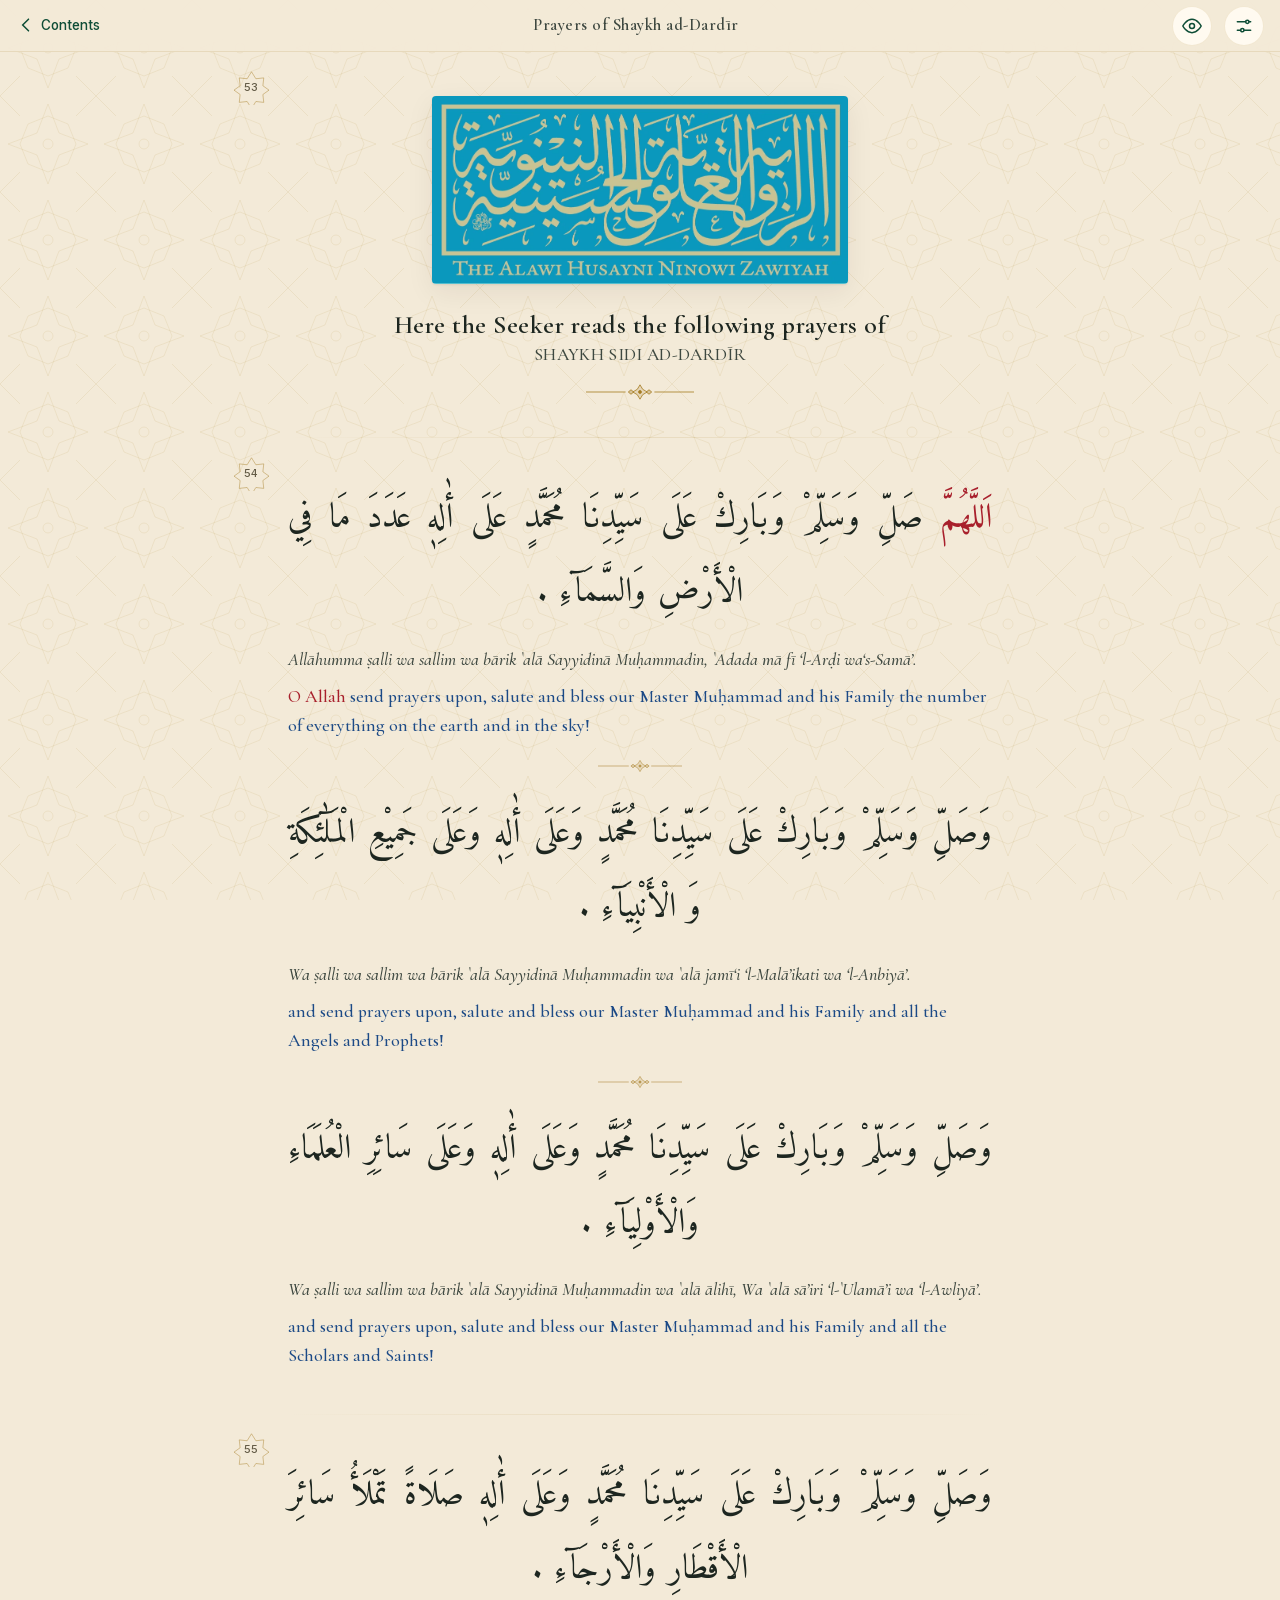
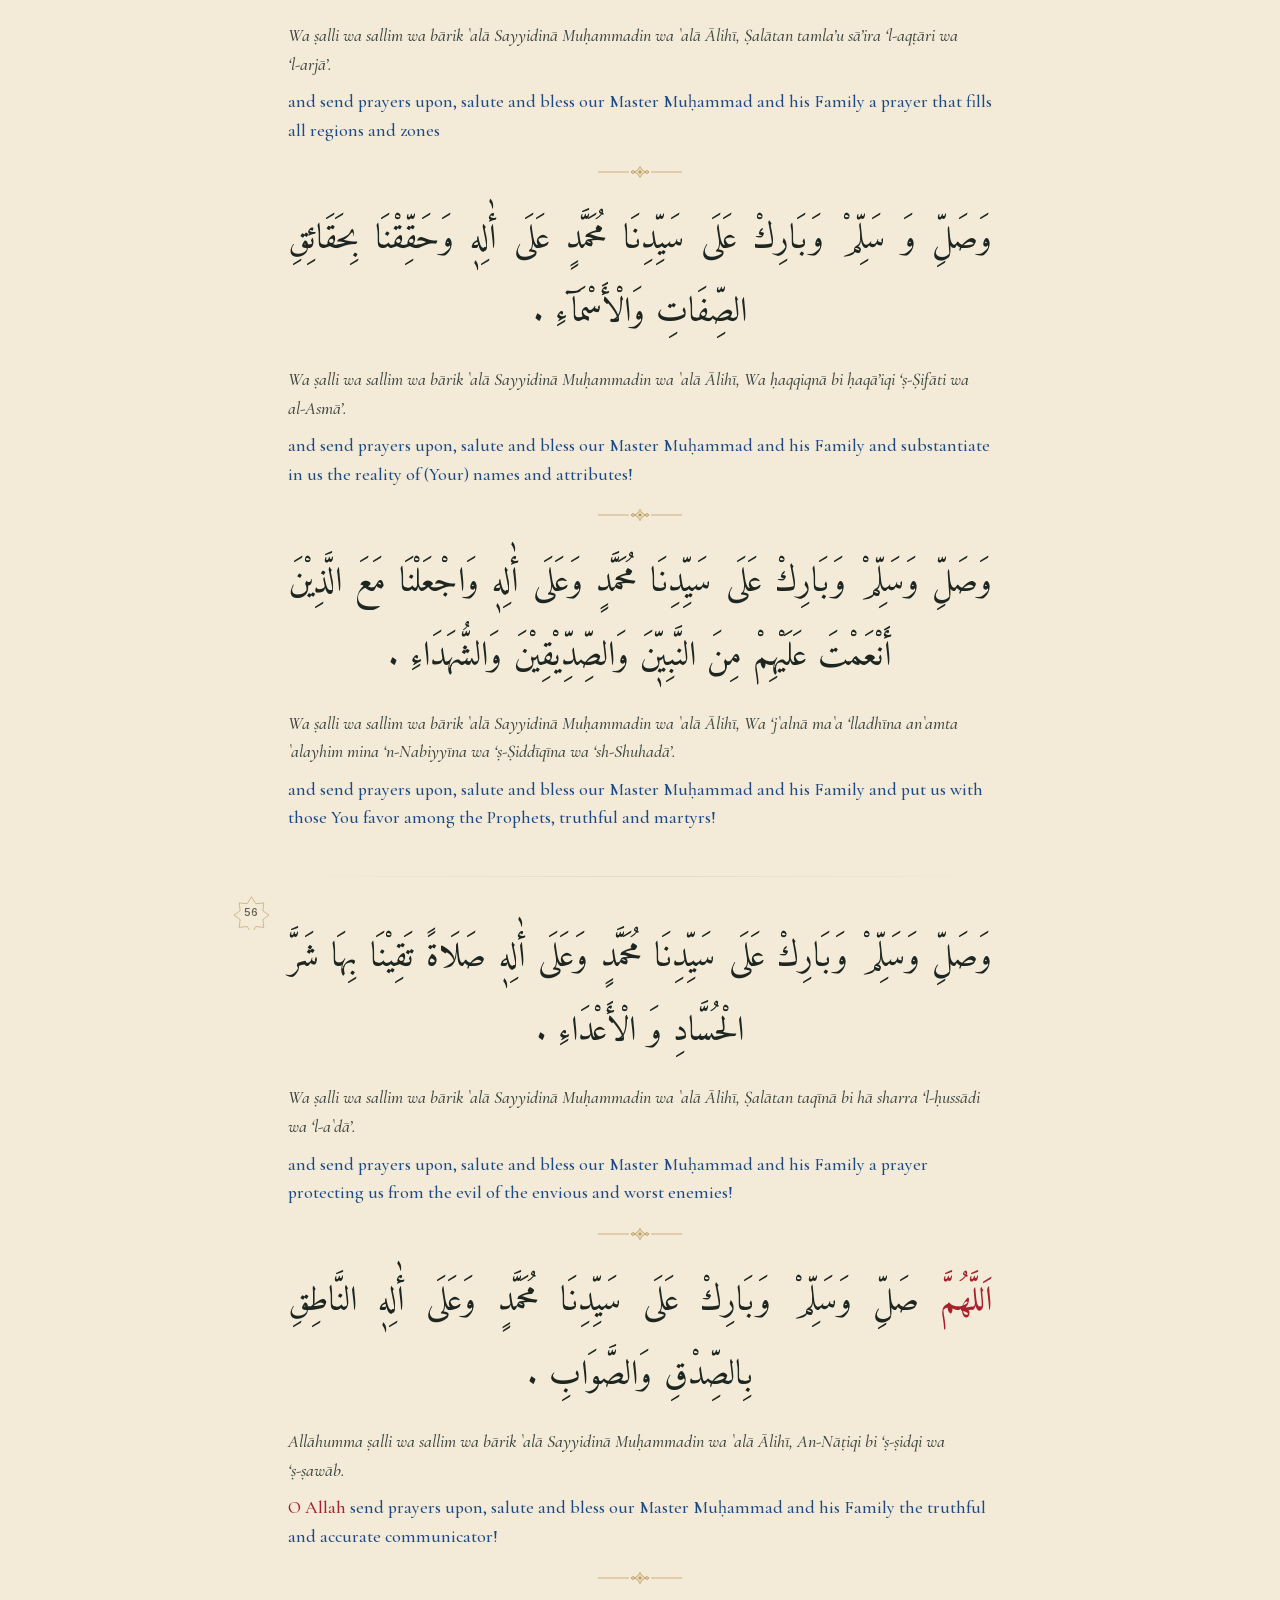
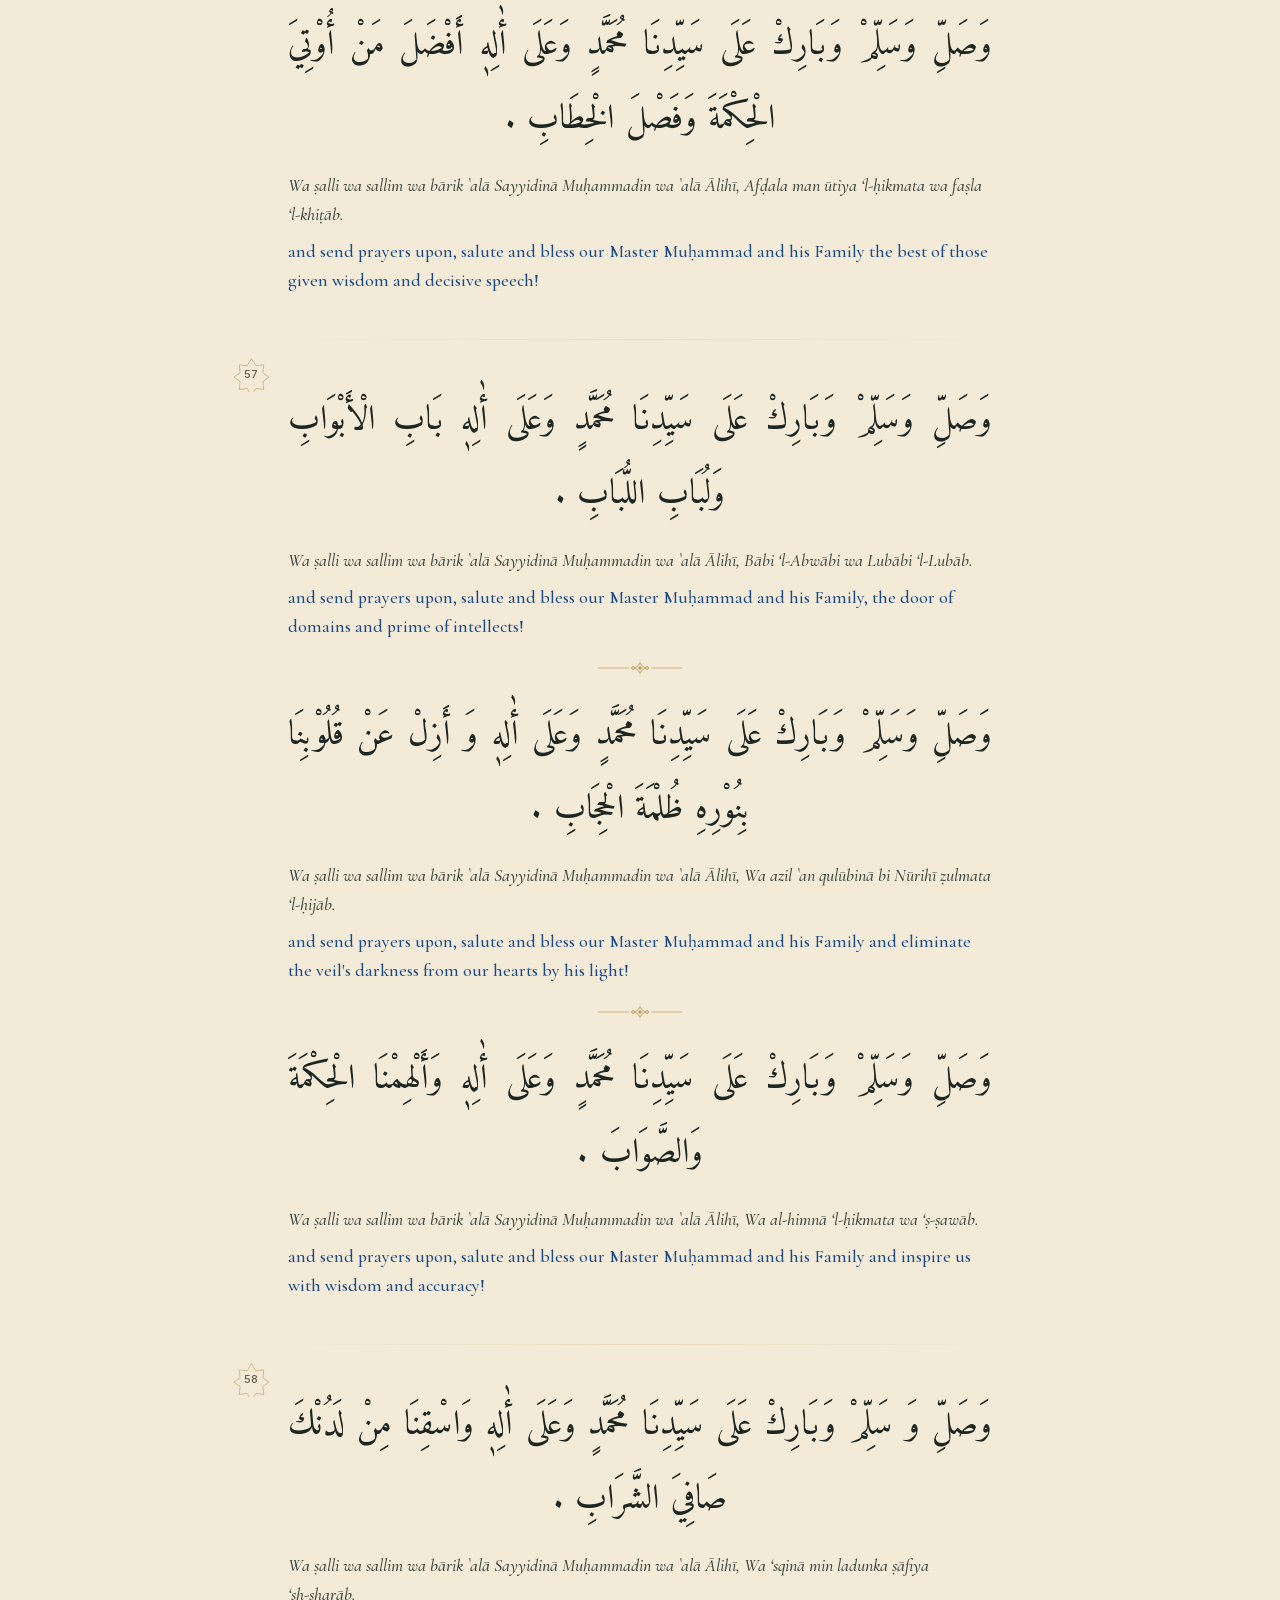
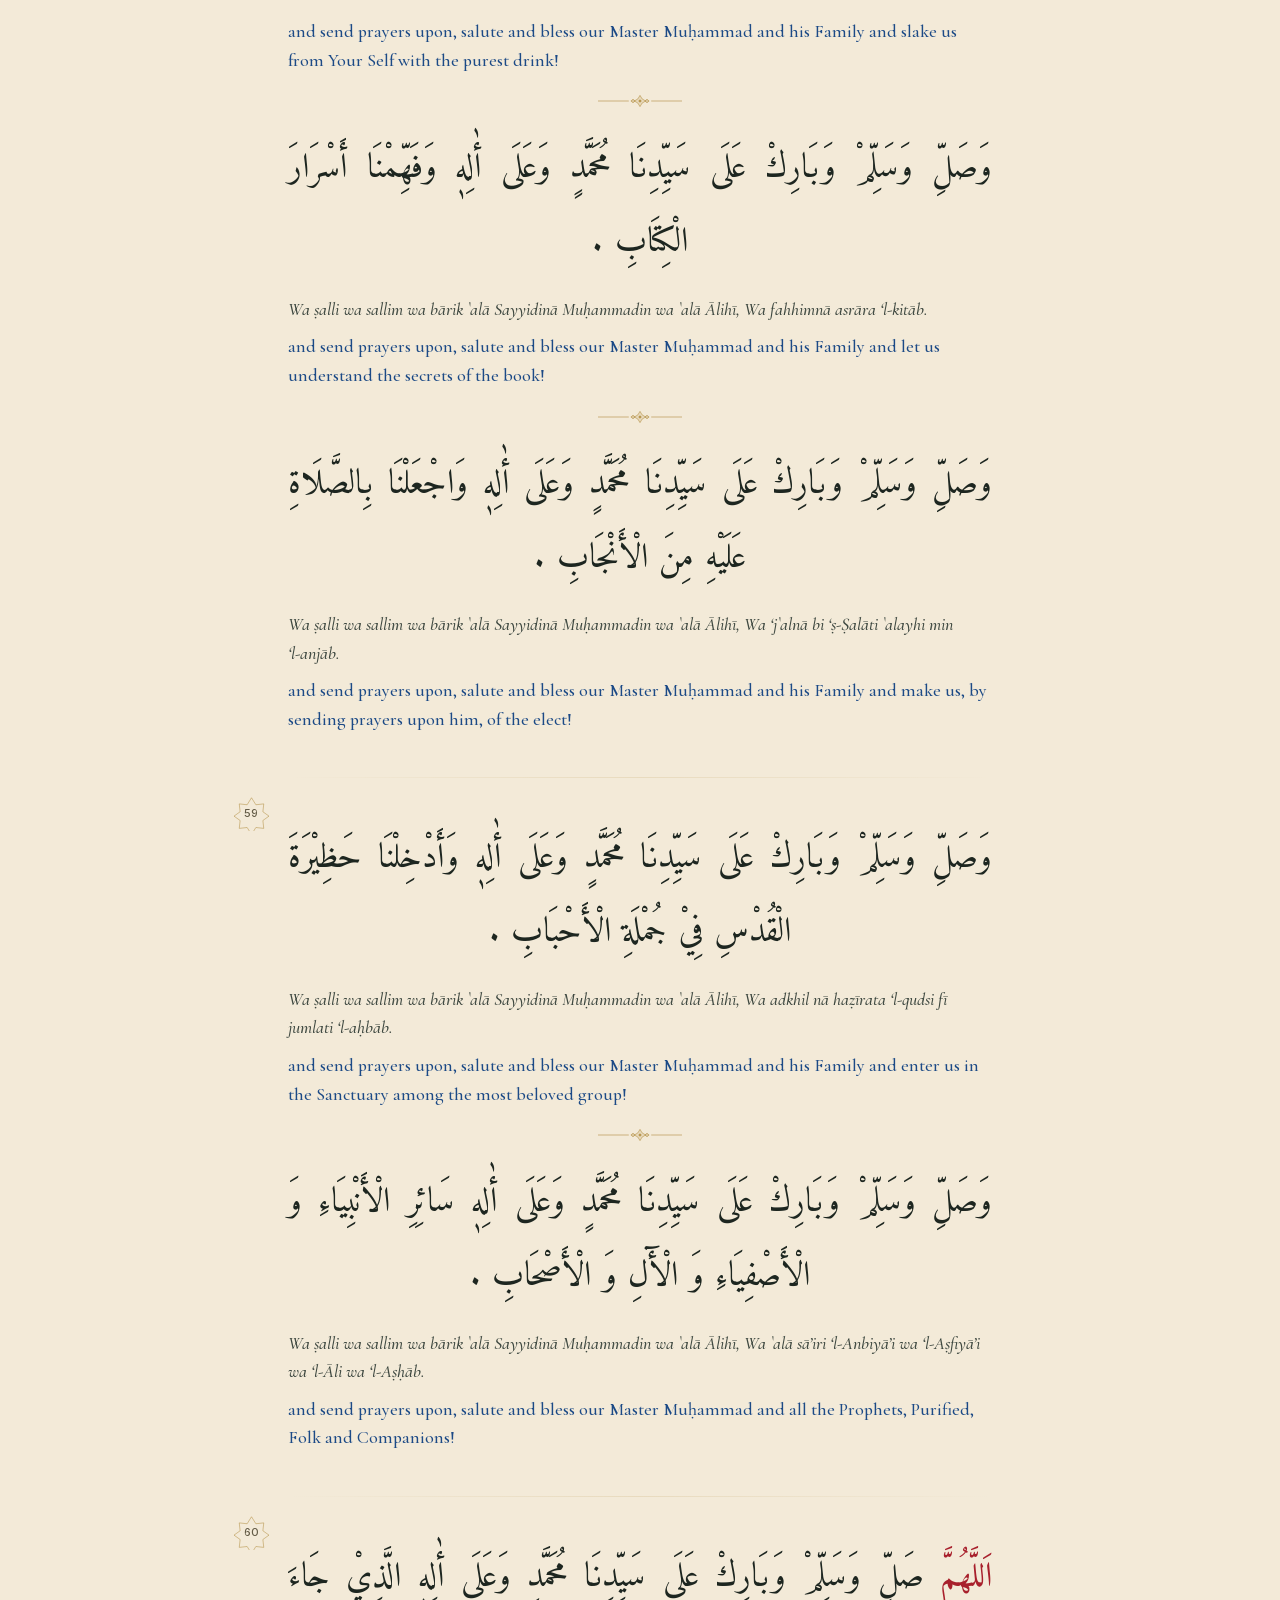
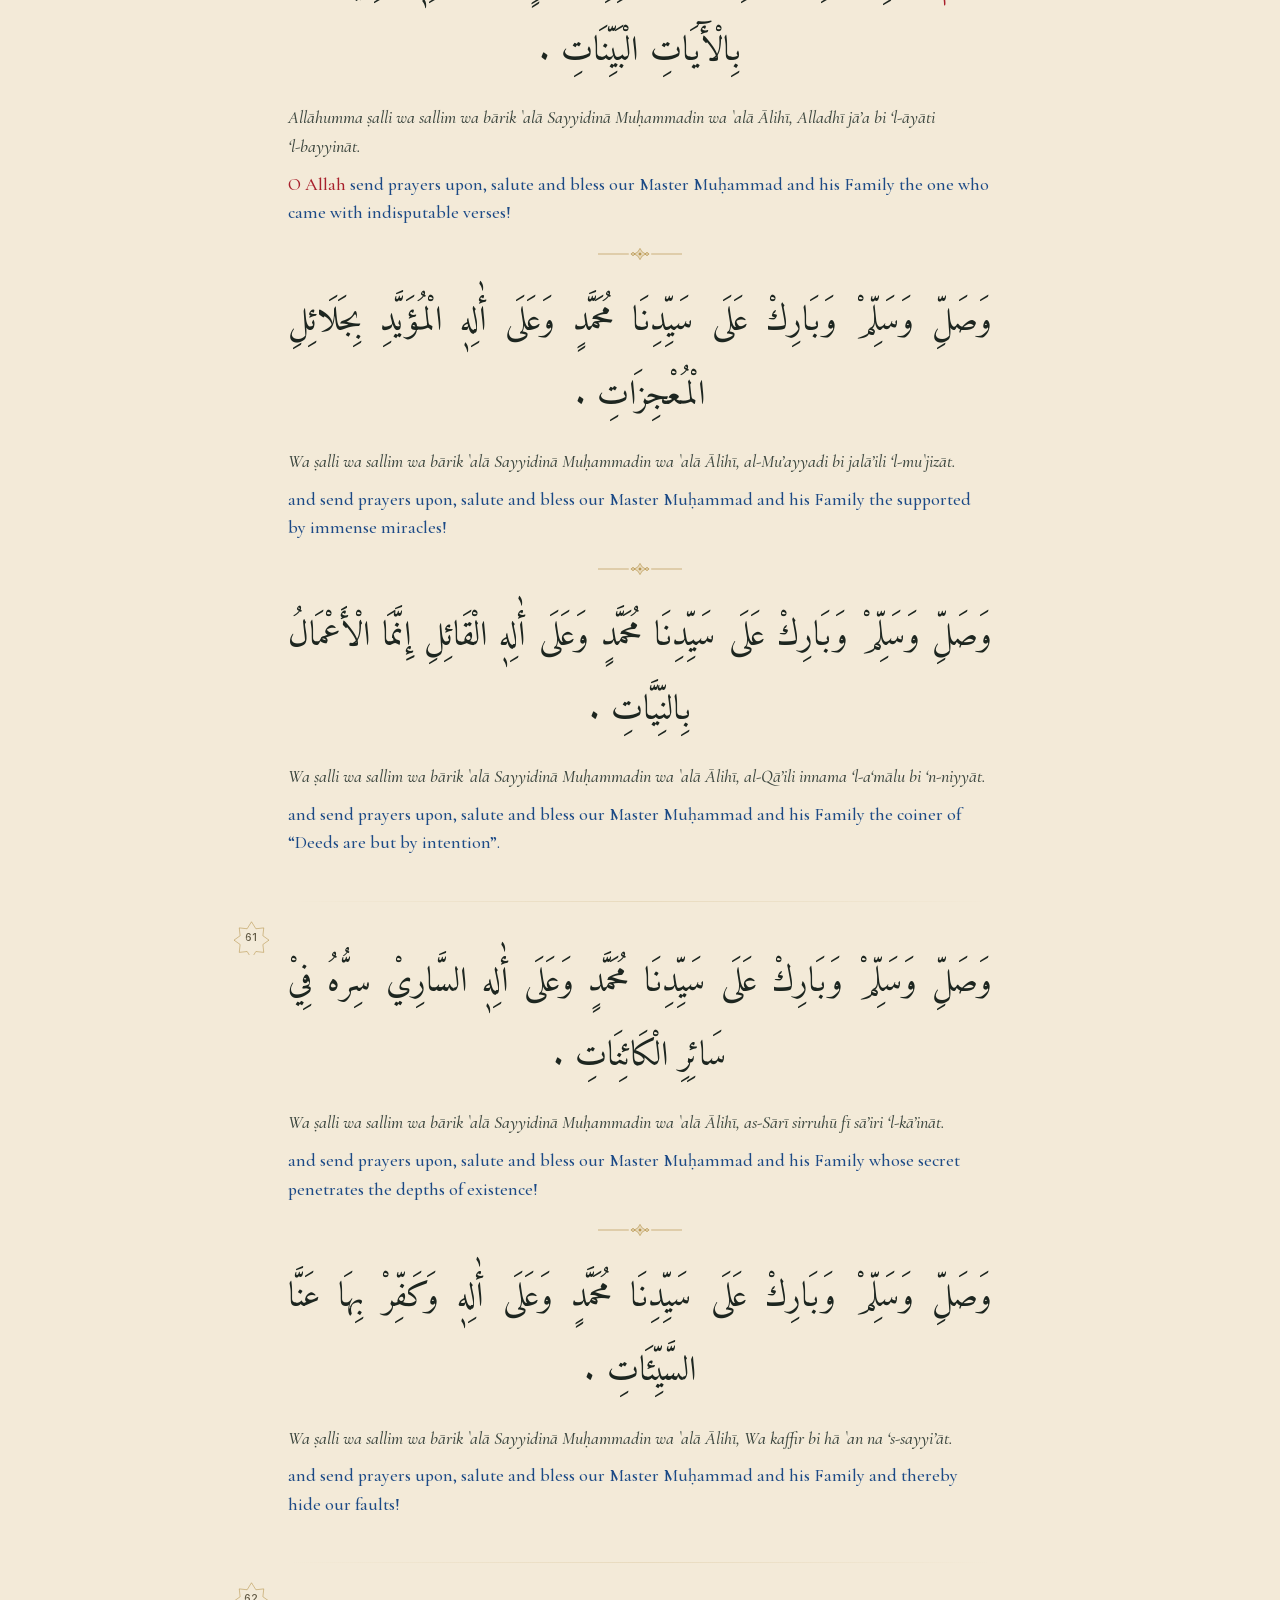
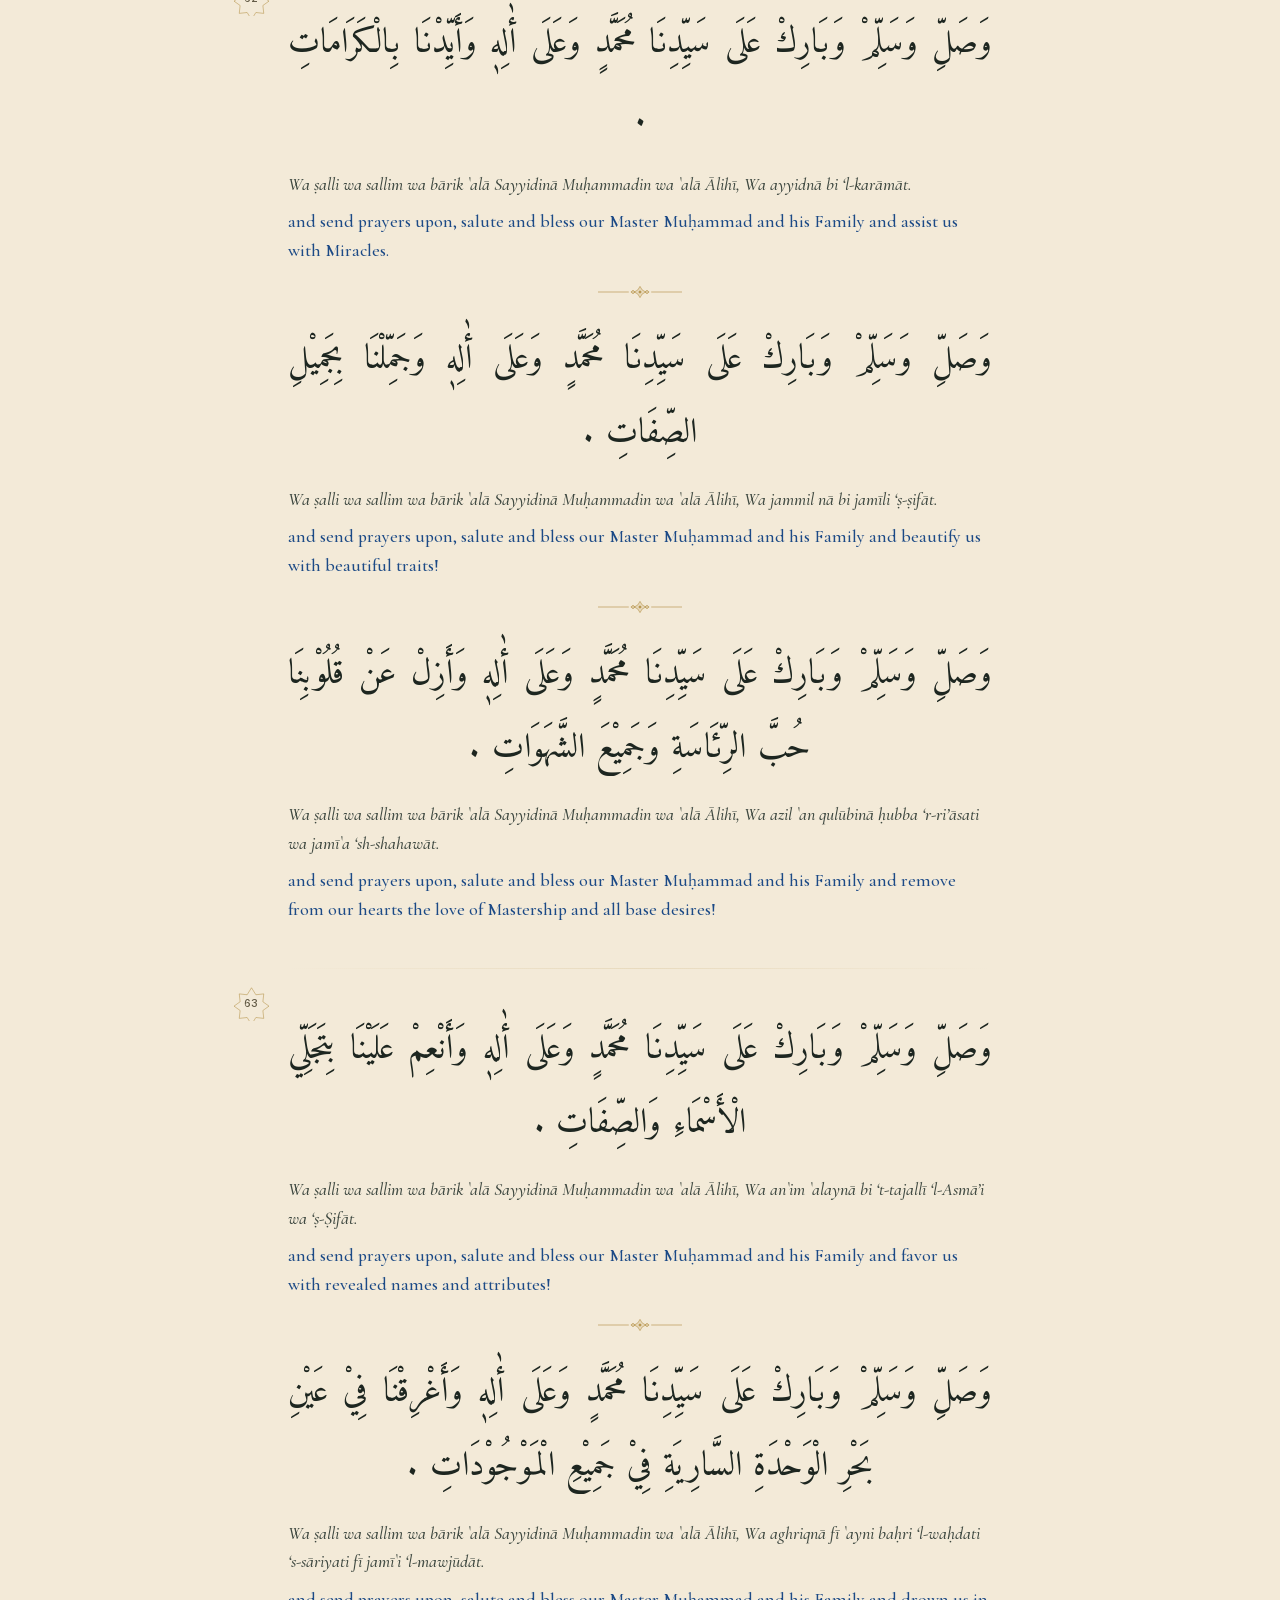
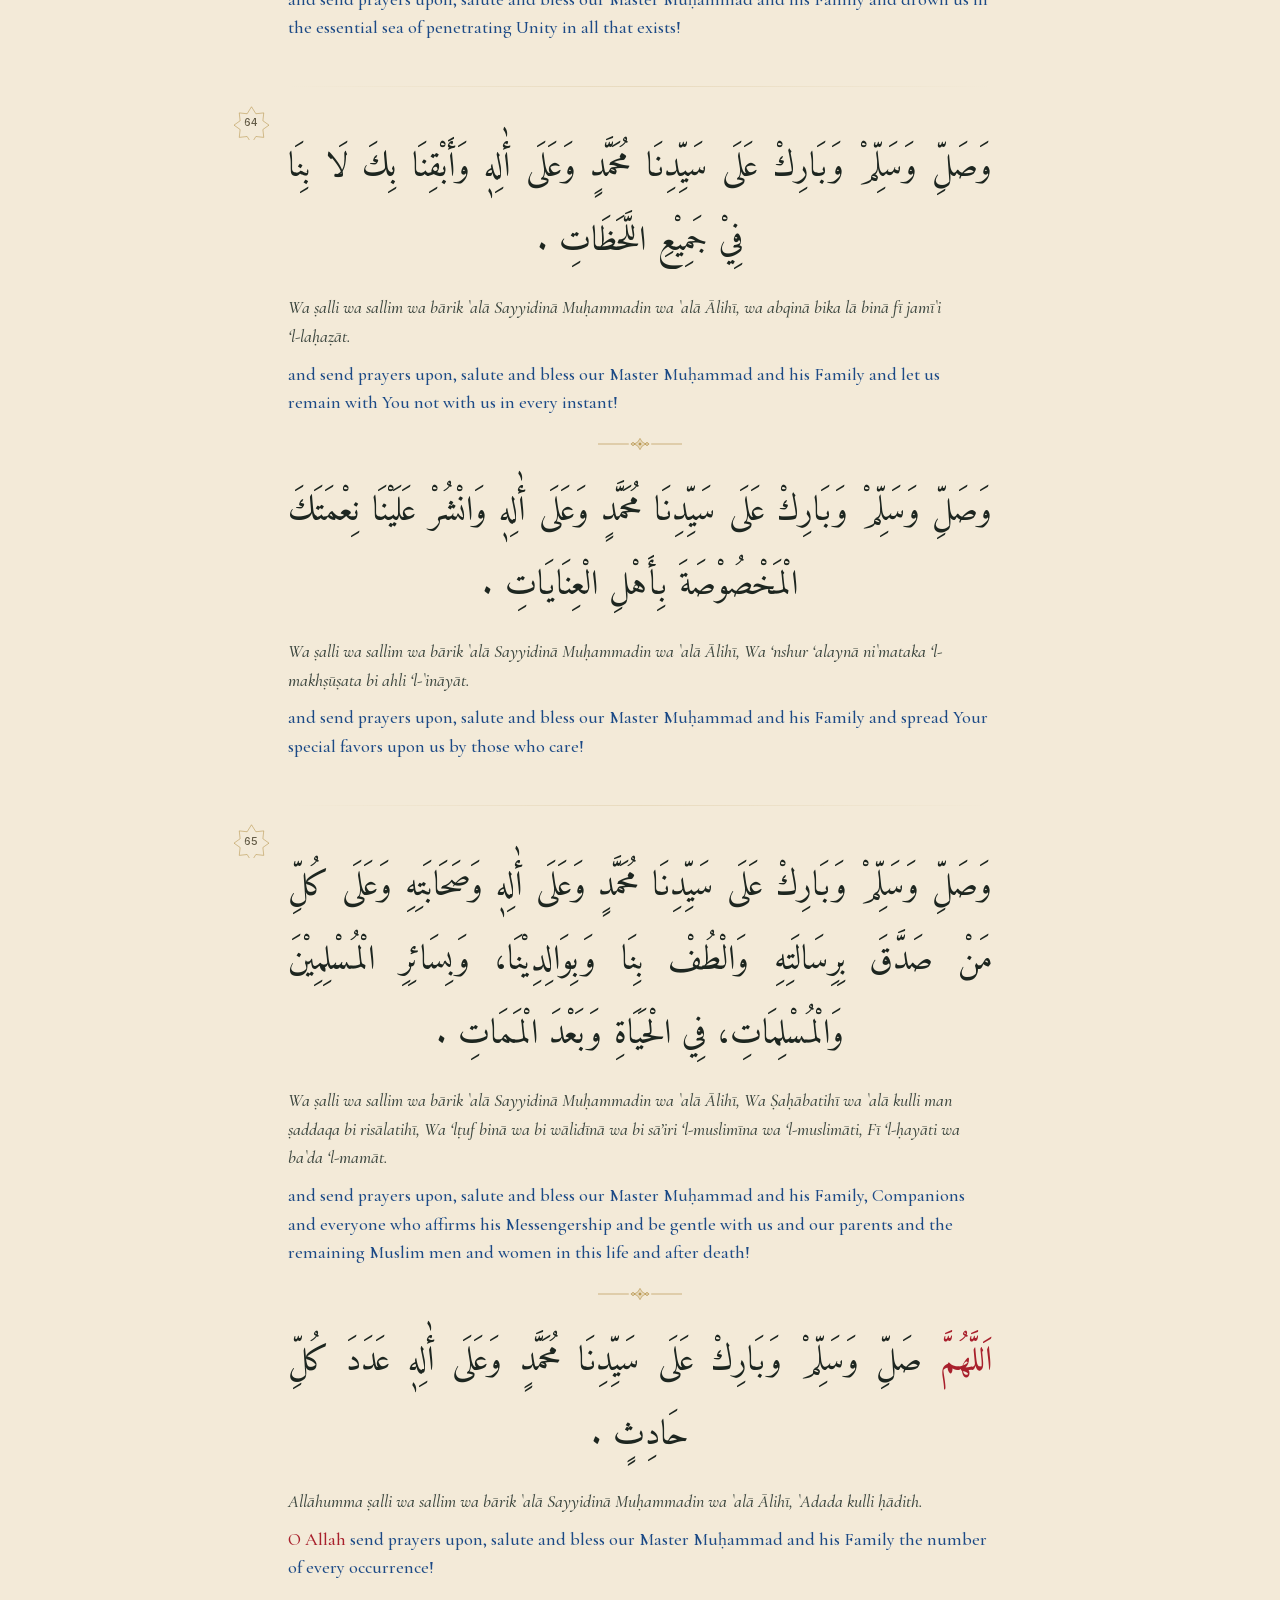
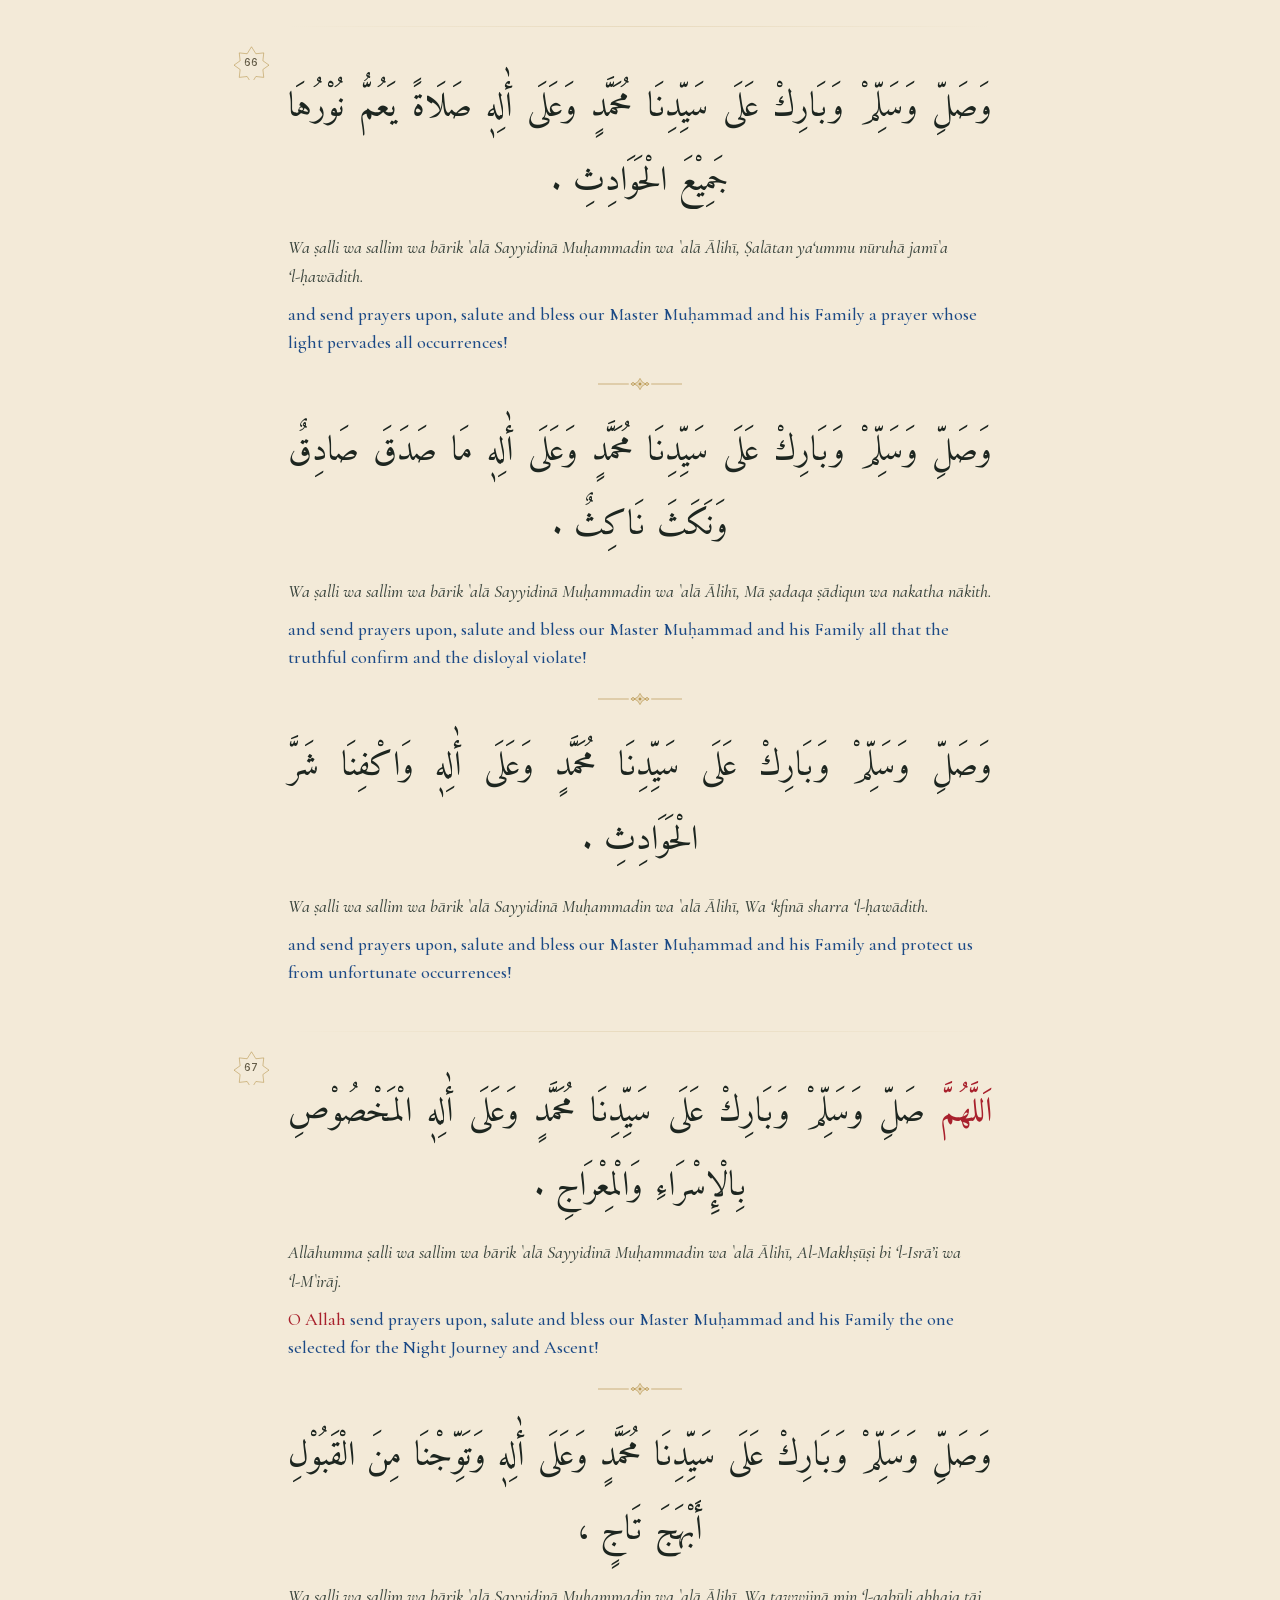
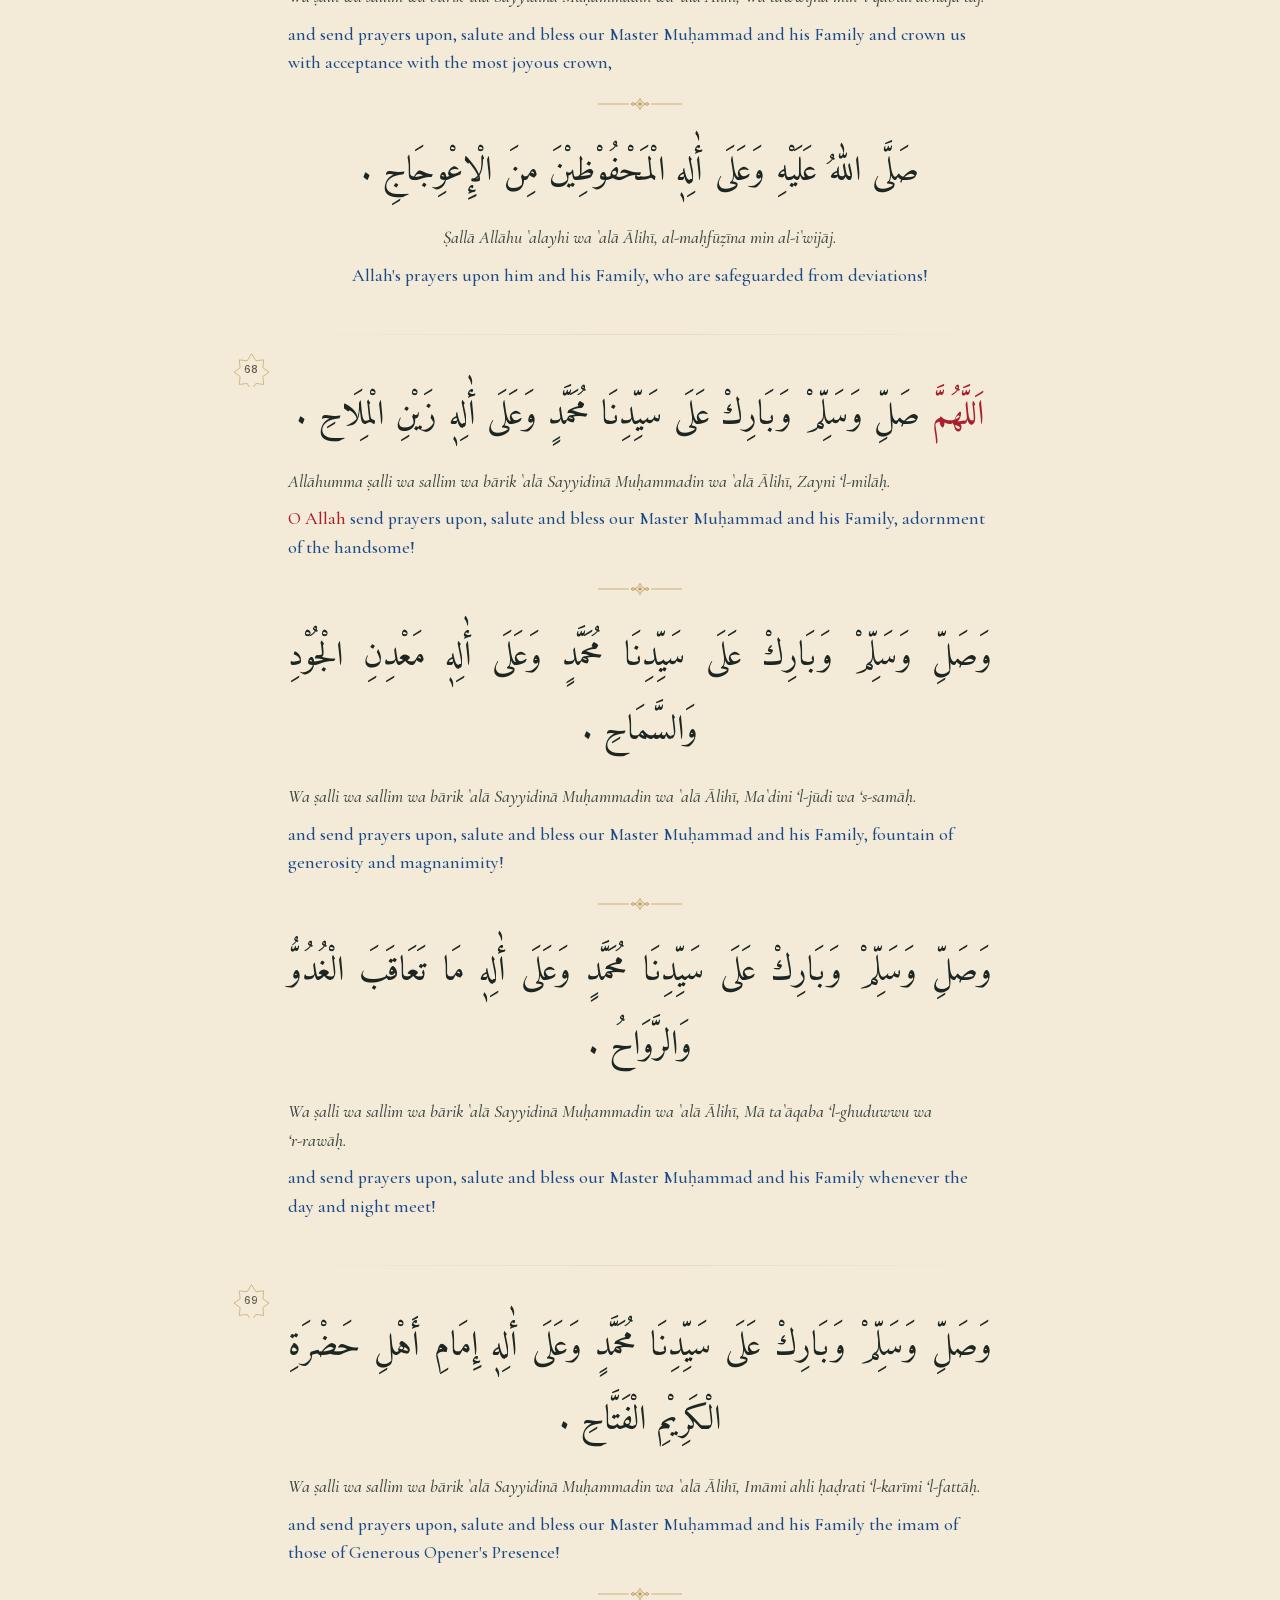
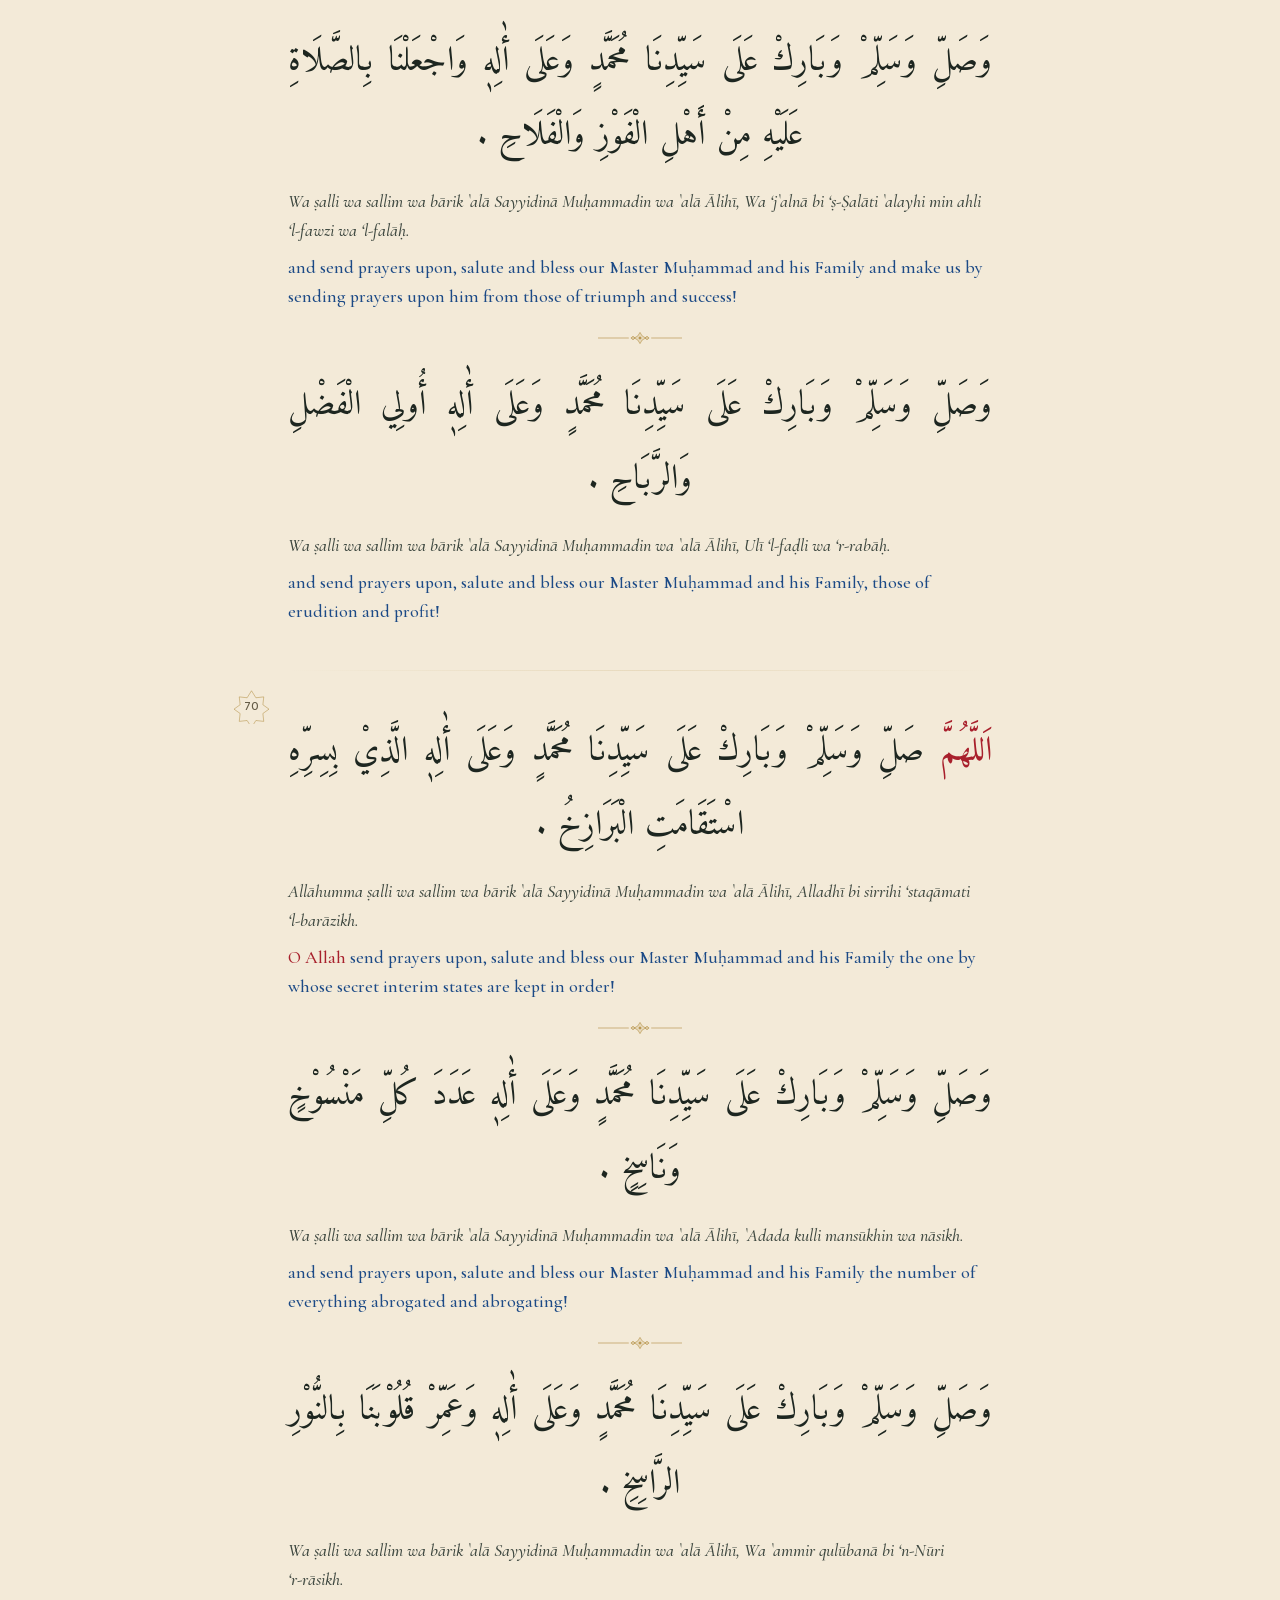
<file: weekly-awraad/dardir.html>
<!doctype html>
<html lang="en">
<head>
<meta charset="utf-8">
<meta name="viewport" content="width=device-width, initial-scale=1, viewport-fit=cover">
<meta name="description" content="Prayers of Shaykh ad-Dardīr: Arabic, transliteration and translation from the Weekly Awraad, original pages 53–103.">
<meta name="theme-color" content="#0e4d36">
<meta name="apple-mobile-web-app-capable" content="yes">
<meta name="apple-mobile-web-app-title" content="Weekly Awraad">
<title>Prayers of Shaykh ad-Dardīr — Weekly Awraad</title>
<link rel="manifest" href="manifest.webmanifest">
<link rel="icon" href="icon-192.png">
<link rel="apple-touch-icon" href="icon-180.png">
<link rel="preload" href="fonts/amiri-arabic-normal-4f1f7d.woff2" as="font" type="font/woff2" crossorigin>
<link rel="preload" href="fonts/amiri-quran-arabic-normal-8aaeb9.woff2" as="font" type="font/woff2" crossorigin>
<link rel="stylesheet" href="fonts/fonts.css">
<link rel="stylesheet" href="styles.css">
<script>(function(){var d=document.documentElement;d.classList.add('js');try{var p=JSON.parse(localStorage.getItem('awraad-prefs')||'{}');if(p.theme)d.setAttribute('data-theme',p.theme);if(p.scale)d.style.setProperty('--ar-scale',p.scale);['ar','tr','en'].forEach(function(k){if(p[k]===false)d.classList.add('hide-'+k)})}catch(e){}})();window.PAGE_MAP=[[3,"."],[52,"opening"],[103,"dardir"],[107,"asma"],[125,"manzumah"],[140,"dua"]];</script>
<script src="app.js" defer></script>
</head>
<body class="page-section" data-section="dardir">
<a class="skip" href="#text">Skip to text</a>
<header class="bar">
  <a class="bar-home" href="./" aria-label="Contents"><svg viewBox="0 0 24 24" aria-hidden="true"><path d="M15 5l-7 7 7 7"/></svg><span>Contents</span></a>
  <p class="bar-title">Prayers of Shaykh ad-Dardīr</p>
  <button type="button" class="bar-btn bar-recite" id="recite-btn" aria-pressed="false" aria-label="Recite mode">
    <svg viewBox="0 0 24 24" aria-hidden="true"><path d="M1 12s4-8 11-8 11 8 11 8-4 8-11 8S1 12 1 12z"/><circle cx="12" cy="12" r="3"/></svg>
  </button><button type="button" class="bar-btn" id="settings-btn" aria-controls="settings" aria-expanded="false" aria-label="Reading settings">
    <svg viewBox="0 0 24 24" aria-hidden="true"><path d="M4 7h10M18 7h2M4 17h4M12 17h8"/><circle cx="16" cy="7" r="2"/><circle cx="10" cy="17" r="2"/></svg>
  </button>
  <div class="progress" aria-hidden="true"><span></span></div>
</header>
<div class="settings" id="settings" hidden>
  <div class="settings-inner">
    <p class="settings-label">Show</p>
    <div class="chips" role="group" aria-label="Text layers">
      <button type="button" class="chip" data-layer="ar" aria-pressed="true" lang="ar">عربي</button>
      <button type="button" class="chip" data-layer="tr" aria-pressed="true">Transliteration</button>
      <button type="button" class="chip" data-layer="en" aria-pressed="true">Translation</button>
    </div>
    <p class="settings-label">Arabic size</p>
    <div class="chips" role="group" aria-label="Arabic size">
      <button type="button" class="chip" data-size="-1" aria-label="Smaller Arabic">A&minus;</button>
      <output class="size-out" id="size-out">100%</output>
      <button type="button" class="chip" data-size="1" aria-label="Larger Arabic">A+</button>
    </div>
    <p class="settings-label">Appearance</p>
    <div class="chips" role="group" aria-label="Theme">
      <button type="button" class="chip" data-theme-set="light">Day</button>
      <button type="button" class="chip" data-theme-set="dark">Night</button>
      <button type="button" class="chip" data-theme-set="auto">Auto</button>
    </div>
    <p class="settings-label">Navigate</p>
    <div class="chips">
      <input type="number" id="goto-page" class="goto-input" min="1" max="140" placeholder="Page 1–140" inputmode="numeric" autocomplete="off">
      <button type="button" class="chip" id="goto-btn">Go</button>
    </div>
    <p class="settings-label">Source</p>
    <div class="chips">
      <button type="button" class="chip" id="proof-toggle" aria-pressed="false">Compare with original pages</button>
      <a class="chip" href="Weekly-Awraad-Original.pdf" download>Original PDF</a>
    </div>
    <p class="offline-status" id="offline-status" role="status"></p>
  </div>
</div>
<main id="text" class="text">

<article class="folio" id="p53" data-page="53"><a class="folio-mark" href="pages/053.webp" title="View original page 53" aria-label="Original page 53">53</a><figure class="b-image b-image--dome"><img src="art/dome.webp" alt="The Green Dome of the Prophet’s Mosque in Madinah" loading="lazy" decoding="async"></figure><figure class="b-image b-image--emblem"><img src="art/emblem.webp" alt="Calligraphic emblem of the ʿAlawī Ḥusaynī Ninowī Zāwiyah" loading="lazy" decoding="async"></figure><header class="b-title"><p class="en">Here the Seeker reads the following prayers of</p><p class="en">SHAYKH SIDI AD-DARDĪR</p></header></article><article class="folio" id="p54" data-page="54"><a class="folio-mark" href="pages/054.webp" title="View original page 54" aria-label="Original page 54">54</a><section class="b-passage kind-prayer"><div class="ar" lang="ar" dir="rtl"><p><em>اَللَّهُمَّ</em> صَلِّ وَسَلِّمْ وَبَارِكْ عَلَى سَيِّدِنَا مُحَمَّدٍ عَلَى أٰلِهٖ عَدَدَ مَا فِي الْأَرْضِ وَالسَّمَآءِ .</p></div><div class="tr"><p>Allāhumma ṣalli wa sallim wa bārik `alā Sayyidinā Muḥammadin, `Adada mā fī ‘l-Arḍi wa‘s-Samā’.</p></div><div class="en"><p><em>O Allah</em> send prayers upon, salute and bless our Master Muḥammad and his Family the number of everything on the earth and in the sky!</p></div></section><section class="b-passage kind-prayer"><div class="ar" lang="ar" dir="rtl"><p>وَصَلِّ وَسَلِّمْ وَبَارِكْ عَلَى سَيِّدِنَا مُحَمَّدٍ وَعَلَى أٰلِهٖ وَعَلَى جَمِيْعِ الْمَلٰٓئِكَةِ وَ الْأَنْبِيَآءِ .</p></div><div class="tr"><p>Wa ṣalli wa sallim wa bārik `alā Sayyidinā Muḥammadin wa `alā jamī‘i ‘l-Malā’ikati wa ‘l-Anbiyā’.</p></div><div class="en"><p>and send prayers upon, salute and bless our Master Muḥammad and his Family and all the Angels and Prophets!</p></div></section><section class="b-passage kind-prayer"><div class="ar" lang="ar" dir="rtl"><p>وَصَلِّ وَسَلِّمْ وَبَارِكْ عَلَى سَيِّدِنَا مُحَمَّدٍ وَعَلَى أٰلِهٖ وَعَلَى سَائِرِ الْعُلَمَاءِ وَالْأَوْلِيَآءِ .</p></div><div class="tr"><p>Wa ṣalli wa sallim wa bārik `alā Sayyidinā Muḥammadin wa `alā ālihī, Wa `alā sā’iri ‘l-`Ulamā’i wa ‘l-Awliyā’.</p></div><div class="en"><p>and send prayers upon, salute and bless our Master Muḥammad and his Family and all the Scholars and Saints!</p></div></section></article><article class="folio" id="p55" data-page="55"><a class="folio-mark" href="pages/055.webp" title="View original page 55" aria-label="Original page 55">55</a><section class="b-passage kind-prayer"><div class="ar" lang="ar" dir="rtl"><p>وَصَلِّ وَسَلِّمْ وَبَارِكْ عَلَى سَيِّدِنَا مُحَمَّدٍ وَعَلَى أٰلِهٖ صَلَاةً تَمْلَأُ سَائِرَ الْأَقْطَارِ وَالْأَرْجَآءِ .</p></div><div class="tr"><p>Wa ṣalli wa sallim wa bārik `alā Sayyidinā Muḥammadin wa `alā Ālihī, Ṣalātan tamla’u sā’ira ‘l-aqṭāri wa ‘l-arjā’.</p></div><div class="en"><p>and send prayers upon, salute and bless our Master Muḥammad and his Family a prayer that fills all regions and zones</p></div></section><section class="b-passage kind-prayer"><div class="ar" lang="ar" dir="rtl"><p>وَصَلِّ وَ سَلِّمْ وَبَارِكْ عَلَى سَيِّدِنَا مُحَمَّدٍ عَلَى أٰلِهٖ وَحَقِّقْنَا بِحَقَائِقِ الصِّفَاتِ وَالْأَسْمَآءِ .</p></div><div class="tr"><p>Wa ṣalli wa sallim wa bārik `alā Sayyidinā Muḥammadin wa `alā Ālihī, Wa ḥaqqiqnā bi ḥaqā’iqi ‘ṣ-Ṣifāti wa al-Asmā’.</p></div><div class="en"><p>and send prayers upon, salute and bless our Master Muḥammad and his Family and substantiate in us the reality of (Your) names and attributes!</p></div></section><section class="b-passage kind-prayer"><div class="ar" lang="ar" dir="rtl"><p>وَصَلِّ وَسَلِّمْ وَبَارِكْ عَلَى سَيِّدِنَا مُحَمَّدٍ وَعَلَى أٰلِهٖ وَاجْعَلْنَا مَعَ الَّذِيْنَ أَنْعَمْتَ عَلَيْهِمْ مِنَ النَّبِيّٖنَ وَالصِّدِّيْقِيْنَ وَالشُّهَدَاءِ .</p></div><div class="tr"><p>Wa ṣalli wa sallim wa bārik `alā Sayyidinā Muḥammadin wa `alā Ālihī, Wa ‘j`alnā ma`a ‘lladhīna an`amta `alayhim mina ‘n-Nabiyyīna wa ‘ṣ-Ṣiddīqīna wa ‘sh-Shuhadā’.</p></div><div class="en"><p>and send prayers upon, salute and bless our Master Muḥammad and his Family and put us with those You favor among the Prophets, truthful and martyrs!</p></div></section></article><article class="folio" id="p56" data-page="56"><a class="folio-mark" href="pages/056.webp" title="View original page 56" aria-label="Original page 56">56</a><section class="b-passage kind-prayer"><div class="ar" lang="ar" dir="rtl"><p>وَصَلِّ وَسَلِّمْ وَبَارِكْ عَلَى سَيِّدِنَا مُحَمَّدٍ وَعَلَى أٰلِهٖ صَلَاةً تَقِيْنَا بِهَا شَرَّ الْحُسَّادِ وَ الْأَعْدَاءِ .</p></div><div class="tr"><p>Wa ṣalli wa sallim wa bārik `alā Sayyidinā Muḥammadin wa `alā Ālihī, Ṣalātan taqīnā bi hā sharra ‘l-ḥussādi wa ‘l-a`dā’.</p></div><div class="en"><p>and send prayers upon, salute and bless our Master Muḥammad and his Family a prayer protecting us from the evil of the envious and worst enemies!</p></div></section><section class="b-passage kind-prayer"><div class="ar" lang="ar" dir="rtl"><p><em>اَللَّهُمَّ</em> صَلِّ وَسَلِّمْ وَبَارِكْ عَلَى سَيِّدِنَا مُحَمَّدٍ وَعَلَى أٰلِهٖ النَّاطِقِ بِالصِّدْقِ وَالصَّوَابِ .</p></div><div class="tr"><p>Allāhumma ṣalli wa sallim wa bārik `alā Sayyidinā Muḥammadin wa `alā Ālihī, An-Nāṭiqi bi ‘ṣ-ṣidqi wa ‘ṣ-ṣawāb.</p></div><div class="en"><p><em>O Allah</em> send prayers upon, salute and bless our Master Muḥammad and his Family the truthful and accurate communicator!</p></div></section><section class="b-passage kind-prayer"><div class="ar" lang="ar" dir="rtl"><p>وَصَلِّ وَسَلِّمْ وَبَارِكْ عَلَى سَيِّدِنَا مُحَمَّدٍ وَعَلَى أٰلِهٖ أَفْضَلَ مَنْ أُوْتِيَ الْحِكْمَةَ وَفَصْلَ الْخِطَابِ .</p></div><div class="tr"><p>Wa ṣalli wa sallim wa bārik `alā Sayyidinā Muḥammadin wa `alā Ālihī, Afḍala man ūtiya ‘l-ḥikmata wa faṣla ‘l-khiṭāb.</p></div><div class="en"><p>and send prayers upon, salute and bless our Master Muḥammad and his Family the best of those given wisdom and decisive speech!</p></div></section></article><article class="folio" id="p57" data-page="57"><a class="folio-mark" href="pages/057.webp" title="View original page 57" aria-label="Original page 57">57</a><section class="b-passage kind-prayer"><div class="ar" lang="ar" dir="rtl"><p>وَصَلِّ وَسَلِّمْ وَبَارِكْ عَلَى سَيِّدِنَا مُحَمَّدٍ وَعَلَى أٰلِهٖ بَابِ الْأَبْوَابِ وَلُبَابِ اللُّبَابِ .</p></div><div class="tr"><p>Wa ṣalli wa sallim wa bārik `alā Sayyidinā Muḥammadin wa `alā Ālihī, Bābi ‘l-Abwābi wa Lubābi ‘l-Lubāb.</p></div><div class="en"><p>and send prayers upon, salute and bless our Master Muḥammad and his Family, the door of domains and prime of intellects!</p></div></section><section class="b-passage kind-prayer"><div class="ar" lang="ar" dir="rtl"><p>وَصَلِّ وَسَلِّمْ وَبَارِكْ عَلَى سَيِّدِنَا مُحَمَّدٍ وَعَلَى أٰلِهٖ وَ أَزِلْ عَنْ قُلُوْبِنَا بِنُوْرِهِ ظُلْمَةَ الْحِجَابِ .</p></div><div class="tr"><p>Wa ṣalli wa sallim wa bārik `alā Sayyidinā Muḥammadin wa `alā Ālihī, Wa azil `an qulūbinā bi Nūrihī ẓulmata ‘l-ḥijāb.</p></div><div class="en"><p>and send prayers upon, salute and bless our Master Muḥammad and his Family and eliminate the veil's darkness from our hearts by his light!</p></div></section><section class="b-passage kind-prayer"><div class="ar" lang="ar" dir="rtl"><p>وَصَلِّ وَسَلِّمْ وَبَارِكْ عَلَى سَيِّدِنَا مُحَمَّدٍ وَعَلَى أٰلِهٖ وَأَلْهِمْنَا الْحِكْمَةَ وَالصَّوَابَ .</p></div><div class="tr"><p>Wa ṣalli wa sallim wa bārik `alā Sayyidinā Muḥammadin wa `alā Ālihī, Wa al-himnā ‘l-ḥikmata wa ‘ṣ-ṣawāb.</p></div><div class="en"><p>and send prayers upon, salute and bless our Master Muḥammad and his Family and inspire us with wisdom and accuracy!</p></div></section></article><article class="folio" id="p58" data-page="58"><a class="folio-mark" href="pages/058.webp" title="View original page 58" aria-label="Original page 58">58</a><section class="b-passage kind-prayer"><div class="ar" lang="ar" dir="rtl"><p>وَصَلِّ وَ سَلِّمْ وَبَارِكْ عَلَى سَيِّدِنَا مُحَمَّدٍ وَعَلَى أٰلِهٖ وَاسْقِنَا مِنْ لَدُنْكَ صَافِيَ الشَّرَابِ .</p></div><div class="tr"><p>Wa ṣalli wa sallim wa bārik `alā Sayyidinā Muḥammadin wa `alā Ālihī, Wa ‘sqinā min ladunka ṣāfiya ‘sh-sharāb.</p></div><div class="en"><p>and send prayers upon, salute and bless our Master Muḥammad and his Family and slake us from Your Self with the purest drink!</p></div></section><section class="b-passage kind-prayer"><div class="ar" lang="ar" dir="rtl"><p>وَصَلِّ وَسَلِّمْ وَبَارِكْ عَلَى سَيِّدِنَا مُحَمَّدٍ وَعَلَى أٰلِهٖ وَفَهِّمْنَا أَسْرَارَ الْكِتَابِ .</p></div><div class="tr"><p>Wa ṣalli wa sallim wa bārik `alā Sayyidinā Muḥammadin wa `alā Ālihī, Wa fahhimnā asrāra ‘l-kitāb.</p></div><div class="en"><p>and send prayers upon, salute and bless our Master Muḥammad and his Family and let us understand the secrets of the book!</p></div></section><section class="b-passage kind-prayer"><div class="ar" lang="ar" dir="rtl"><p>وَصَلِّ وَسَلِّمْ وَبَارِكْ عَلَى سَيِّدِنَا مُحَمَّدٍ وَعَلَى أٰلِهٖ وَاجْعَلْنَا بِالصَّلَاةِ عَلَيْهِ مِنَ الْأَنْجَابِ .</p></div><div class="tr"><p>Wa ṣalli wa sallim wa bārik `alā Sayyidinā Muḥammadin wa `alā Ālihī, Wa ‘j`alnā bi ‘ṣ-Ṣalāti `alayhi min ‘l-anjāb.</p></div><div class="en"><p>and send prayers upon, salute and bless our Master Muḥammad and his Family and make us, by sending prayers upon him, of the elect!</p></div></section></article><article class="folio" id="p59" data-page="59"><a class="folio-mark" href="pages/059.webp" title="View original page 59" aria-label="Original page 59">59</a><section class="b-passage kind-prayer"><div class="ar" lang="ar" dir="rtl"><p>وَصَلِّ وَسَلِّمْ وَبَارِكْ عَلَى سَيِّدِنَا مُحَمَّدٍ وَعَلَى أٰلِهٖ وَأَدْخِلْنَا حَظِيْرَةَ الْقُدْسِ فِيْ جُمْلَةِ الْأَحْبَابِ .</p></div><div class="tr"><p>Wa ṣalli wa sallim wa bārik `alā Sayyidinā Muḥammadin wa `alā Ālihī, Wa adkhil nā haẓīrata ‘l-qudsi fī jumlati ‘l-aḥbāb.</p></div><div class="en"><p>and send prayers upon, salute and bless our Master Muḥammad and his Family and enter us in the Sanctuary among the most beloved group!</p></div></section><section class="b-passage kind-prayer"><div class="ar" lang="ar" dir="rtl"><p>وَصَلِّ وَسَلِّمْ وَبَارِكْ عَلَى سَيِّدِنَا مُحَمَّدٍ وَعَلَى أٰلِهٖ سَائِرِ الْأَنْبِيَاءِ وَ الْأَصْفِيَاءِ وَ الْأٓلِ وَ الْأَصْحَابِ .</p></div><div class="tr"><p>Wa ṣalli wa sallim wa bārik `alā Sayyidinā Muḥammadin wa `alā Ālihī, Wa `alā sā’iri ‘l-Anbiyā’i wa ‘l-Aṣfiyā’i wa ‘l-Āli wa ‘l-Aṣḥāb.</p></div><div class="en"><p>and send prayers upon, salute and bless our Master Muḥammad and all the Prophets, Purified, Folk and Companions!</p></div></section></article><article class="folio" id="p60" data-page="60"><a class="folio-mark" href="pages/060.webp" title="View original page 60" aria-label="Original page 60">60</a><section class="b-passage kind-prayer"><div class="ar" lang="ar" dir="rtl"><p><em>اَللَّهُمَّ</em> صَلِّ وَسَلِّمْ وَبَارِكْ عَلَى سَيِّدِنَا مُحَمَّدٍ وَعَلَى أٰلِهٖ الَّذِيْ جَاءَ بِالْأٓيَاتِ الْبَيِّنَاتِ .</p></div><div class="tr"><p>Allāhumma ṣalli wa sallim wa bārik `alā Sayyidinā Muḥammadin wa `alā Ālihī, Alladhī jā’a bi ‘l-āyāti ‘l-bayyināt.</p></div><div class="en"><p><em>O Allah</em> send prayers upon, salute and bless our Master Muḥammad and his Family the one who came with indisputable verses!</p></div></section><section class="b-passage kind-prayer"><div class="ar" lang="ar" dir="rtl"><p>وَصَلِّ وَسَلِّمْ وَبَارِكْ عَلَى سَيِّدِنَا مُحَمَّدٍ وَعَلَى أٰلِهٖ الْمُؤَيَّدِ بِجَلَائِلِ الْمُعْجِزَاتِ .</p></div><div class="tr"><p>Wa ṣalli wa sallim wa bārik `alā Sayyidinā Muḥammadin wa `alā Ālihī, al-Mu’ayyadi bi jalā’ili ‘l-mu`jizāt.</p></div><div class="en"><p>and send prayers upon, salute and bless our Master Muḥammad and his Family the supported by immense miracles!</p></div></section><section class="b-passage kind-prayer"><div class="ar" lang="ar" dir="rtl"><p>وَصَلِّ وَسَلِّمْ وَبَارِكْ عَلَى سَيِّدِنَا مُحَمَّدٍ وَعَلَى أٰلِهٖ الْقَائِلِ إِنَّمَا الْأَعْمَالُ بِالنِّيَّاتِ .</p></div><div class="tr"><p>Wa ṣalli wa sallim wa bārik `alā Sayyidinā Muḥammadin wa `alā Ālihī, al-Qā’ili innama ‘l-a‘mālu bi ‘n-niyyāt.</p></div><div class="en"><p>and send prayers upon, salute and bless our Master Muḥammad and his Family the coiner of “Deeds are but by intention”.</p></div></section></article><article class="folio" id="p61" data-page="61"><a class="folio-mark" href="pages/061.webp" title="View original page 61" aria-label="Original page 61">61</a><section class="b-passage kind-prayer"><div class="ar" lang="ar" dir="rtl"><p>وَصَلِّ وَسَلِّمْ وَبَارِكْ عَلَى سَيِّدِنَا مُحَمَّدٍ وَعَلَى أٰلِهٖ السَّارِيْ سِرُّهُ فِيْ سَائِرِ الْكَائِنَاتِ .</p></div><div class="tr"><p>Wa ṣalli wa sallim wa bārik `alā Sayyidinā Muḥammadin wa `alā Ālihī, as-Sārī sirruhū fī sā’iri ‘l-kā’ināt.</p></div><div class="en"><p>and send prayers upon, salute and bless our Master Muḥammad and his Family whose secret penetrates the depths of existence!</p></div></section><section class="b-passage kind-prayer"><div class="ar" lang="ar" dir="rtl"><p>وَصَلِّ وَسَلِّمْ وَبَارِكْ عَلَى سَيِّدِنَا مُحَمَّدٍ وَعَلَى أٰلِهٖ وَكَفِّرْ بِهَا عَنَّا السَّيِّئَاتِ .</p></div><div class="tr"><p>Wa ṣalli wa sallim wa bārik `alā Sayyidinā Muḥammadin wa `alā Ālihī, Wa kaffir bi hā `an na ‘s-sayyi’āt.</p></div><div class="en"><p>and send prayers upon, salute and bless our Master Muḥammad and his Family and thereby hide our faults!</p></div></section></article><article class="folio" id="p62" data-page="62"><a class="folio-mark" href="pages/062.webp" title="View original page 62" aria-label="Original page 62">62</a><section class="b-passage kind-prayer"><div class="ar" lang="ar" dir="rtl"><p>وَصَلِّ وَسَلِّمْ وَبَارِكْ عَلَى سَيِّدِنَا مُحَمَّدٍ وَعَلَى أٰلِهٖ وَأَيِّدْنَا بِالْكَرَامَاتِ .</p></div><div class="tr"><p>Wa ṣalli wa sallim wa bārik `alā Sayyidinā Muḥammadin wa `alā Ālihī, Wa ayyidnā bi ‘l-karāmāt.</p></div><div class="en"><p>and send prayers upon, salute and bless our Master Muḥammad and his Family and assist us with Miracles.</p></div></section><section class="b-passage kind-prayer"><div class="ar" lang="ar" dir="rtl"><p>وَصَلِّ وَسَلِّمْ وَبَارِكْ عَلَى سَيِّدِنَا مُحَمَّدٍ وَعَلَى أٰلِهٖ وَجَمِّلْنَا بِجَمِيْلِ الصِّفَاتِ .</p></div><div class="tr"><p>Wa ṣalli wa sallim wa bārik `alā Sayyidinā Muḥammadin wa `alā Ālihī, Wa jammil nā bi jamīli ‘ṣ-ṣifāt.</p></div><div class="en"><p>and send prayers upon, salute and bless our Master Muḥammad and his Family and beautify us with beautiful traits!</p></div></section><section class="b-passage kind-prayer"><div class="ar" lang="ar" dir="rtl"><p>وَصَلِّ وَسَلِّمْ وَبَارِكْ عَلَى سَيِّدِنَا مُحَمَّدٍ وَعَلَى أٰلِهٖ وَأَزِلْ عَنْ قُلُوْبِنَا حُبَّ الرِّئَاسَةِ وَجَمِيْعَ الشَّهَوَاتِ .</p></div><div class="tr"><p>Wa ṣalli wa sallim wa bārik `alā Sayyidinā Muḥammadin wa `alā Ālihī, Wa azil `an qulūbinā ḥubba ‘r-ri’āsati wa jamī`a ‘sh-shahawāt.</p></div><div class="en"><p>and send prayers upon, salute and bless our Master Muḥammad and his Family and remove from our hearts the love of Mastership and all base desires!</p></div></section></article><article class="folio" id="p63" data-page="63"><a class="folio-mark" href="pages/063.webp" title="View original page 63" aria-label="Original page 63">63</a><section class="b-passage kind-prayer"><div class="ar" lang="ar" dir="rtl"><p>وَصَلِّ وَسَلِّمْ وَبَارِكْ عَلَى سَيِّدِنَا مُحَمَّدٍ وَعَلَى أٰلِهٖ وَأَنْعِمْ عَلَيْنَا بِتَجَلِّي الْأَسْمَاءِ وَالصِّفَاتِ .</p></div><div class="tr"><p>Wa ṣalli wa sallim wa bārik `alā Sayyidinā Muḥammadin wa `alā Ālihī, Wa an`im `alaynā bi ‘t-tajallī ‘l-Asmā’i wa ‘ṣ-Ṣifāt.</p></div><div class="en"><p>and send prayers upon, salute and bless our Master Muḥammad and his Family and favor us with revealed names and attributes!</p></div></section><section class="b-passage kind-prayer"><div class="ar" lang="ar" dir="rtl"><p>وَصَلِّ وَسَلِّمْ وَبَارِكْ عَلَى سَيِّدِنَا مُحَمَّدٍ وَعَلَى أٰلِهٖ وَأَغْرِقْنَا فِيْ عَيْنِ بَحْرِ الْوَحْدَةِ السَّارِيَةِ فِيْ جَمِيْعِ الْمَوْجُوْدَاتِ .</p></div><div class="tr"><p>Wa ṣalli wa sallim wa bārik `alā Sayyidinā Muḥammadin wa `alā Ālihī, Wa aghriqnā fī `ayni baḥri ‘l-waḥdati ‘s-sāriyati fī jamī`i ‘l-mawjūdāt.</p></div><div class="en"><p>and send prayers upon, salute and bless our Master Muḥammad and his Family and drown us in the essential sea of penetrating Unity in all that exists!</p></div></section></article><article class="folio" id="p64" data-page="64"><a class="folio-mark" href="pages/064.webp" title="View original page 64" aria-label="Original page 64">64</a><section class="b-passage kind-prayer"><div class="ar" lang="ar" dir="rtl"><p>وَصَلِّ وَسَلِّمْ وَبَارِكْ عَلَى سَيِّدِنَا مُحَمَّدٍ وَعَلَى أٰلِهٖ وَأَبْقِنَا بِكَ لَا بِنَا فِيْ جَمِيْعِ اللَّحَظَاتِ .</p></div><div class="tr"><p>Wa ṣalli wa sallim wa bārik `alā Sayyidinā Muḥammadin wa `alā Ālihī, wa abqinā bika lā binā fī jamī`i ‘l-laḥaẓāt.</p></div><div class="en"><p>and send prayers upon, salute and bless our Master Muḥammad and his Family and let us remain with You not with us in every instant!</p></div></section><section class="b-passage kind-prayer"><div class="ar" lang="ar" dir="rtl"><p>وَصَلِّ وَسَلِّمْ وَبَارِكْ عَلَى سَيِّدِنَا مُحَمَّدٍ وَعَلَى أٰلِهٖ وَانْشُرْ عَلَيْنَا نِعْمَتَكَ الْمَخْصُوْصَةَ بِأَهْلِ الْعِنَايَاتِ .</p></div><div class="tr"><p>Wa ṣalli wa sallim wa bārik `alā Sayyidinā Muḥammadin wa `alā Ālihī, Wa ‘nshur ‘alaynā ni`mataka ‘l-makhṣūṣata bi ahli ‘l-`ināyāt.</p></div><div class="en"><p>and send prayers upon, salute and bless our Master Muḥammad and his Family and spread Your special favors upon us by those who care!</p></div></section></article><article class="folio" id="p65" data-page="65"><a class="folio-mark" href="pages/065.webp" title="View original page 65" aria-label="Original page 65">65</a><section class="b-passage kind-prayer"><div class="ar" lang="ar" dir="rtl"><p>وَصَلِّ وَسَلِّمْ وَبَارِكْ عَلَى سَيِّدِنَا مُحَمَّدٍ وَعَلَى أٰلِهٖ وَصَحَابَتِهِ وَعَلَى كُلِّ مَنْ صَدَّقَ بِرِسَالَتِهِ وَالْطُفْ بِنَا وَبِوَالِدِيْنَا، وَبِسَائِرِ الْمُسْلِمِيْنَ وَالْمُسْلِمَاتِ، فِي الْحَيَاةِ وَبَعْدَ الْمَمَاتِ .</p></div><div class="tr"><p>Wa ṣalli wa sallim wa bārik `alā Sayyidinā Muḥammadin wa `alā Ālihī, Wa Ṣaḥābatihī wa `alā kulli man ṣaddaqa bi risālatihī, Wa ‘lṭuf binā wa bi wālidīnā wa bi sā’iri ‘l-muslimīna wa ‘l-muslimāti, Fī ‘l-ḥayāti wa ba`da ‘l-mamāt.</p></div><div class="en"><p>and send prayers upon, salute and bless our Master Muḥammad and his Family, Companions and everyone who affirms his Messengership and be gentle with us and our parents and the remaining Muslim men and women in this life and after death!</p></div></section><section class="b-passage kind-prayer"><div class="ar" lang="ar" dir="rtl"><p><em>اَللَّهُمَّ</em> صَلِّ وَسَلِّمْ وَبَارِكْ عَلَى سَيِّدِنَا مُحَمَّدٍ وَعَلَى أٰلِهٖ عَدَدَ كُلِّ حَادِثٍ .</p></div><div class="tr"><p>Allāhumma ṣalli wa sallim wa bārik `alā Sayyidinā Muḥammadin wa `alā Ālihī, `Adada kulli ḥādith.</p></div><div class="en"><p><em>O Allah</em> send prayers upon, salute and bless our Master Muḥammad and his Family the number of every occurrence!</p></div></section></article><article class="folio" id="p66" data-page="66"><a class="folio-mark" href="pages/066.webp" title="View original page 66" aria-label="Original page 66">66</a><section class="b-passage kind-prayer"><div class="ar" lang="ar" dir="rtl"><p>وَصَلِّ وَسَلِّمْ وَبَارِكْ عَلَى سَيِّدِنَا مُحَمَّدٍ وَعَلَى أٰلِهٖ صَلَاةً يَعُمُّ نُوْرُهَا جَمِيْعَ الْحَوَادِثِ .</p></div><div class="tr"><p>Wa ṣalli wa sallim wa bārik `alā Sayyidinā Muḥammadin wa `alā Ālihī, Ṣalātan ya‘ummu nūruhā jamī`a ‘l-ḥawādith.</p></div><div class="en"><p>and send prayers upon, salute and bless our Master Muḥammad and his Family a prayer whose light pervades all occurrences!</p></div></section><section class="b-passage kind-prayer"><div class="ar" lang="ar" dir="rtl"><p>وَصَلِّ وَسَلِّمْ وَبَارِكْ عَلَى سَيِّدِنَا مُحَمَّدٍ وَعَلَى أٰلِهٖ مَا صَدَقَ صَادِقٌ وَنَكَثَ نَاكِثٌ .</p></div><div class="tr"><p>Wa ṣalli wa sallim wa bārik `alā Sayyidinā Muḥammadin wa `alā Ālihī, Mā ṣadaqa ṣādiqun wa nakatha nākith.</p></div><div class="en"><p>and send prayers upon, salute and bless our Master Muḥammad and his Family all that the truthful confirm and the disloyal violate!</p></div></section><section class="b-passage kind-prayer"><div class="ar" lang="ar" dir="rtl"><p>وَصَلِّ وَسَلِّمْ وَبَارِكْ عَلَى سَيِّدِنَا مُحَمَّدٍ وَعَلَى أٰلِهٖ وَاكْفِنَا شَرَّ الْحَوَادِثِ .</p></div><div class="tr"><p>Wa ṣalli wa sallim wa bārik `alā Sayyidinā Muḥammadin wa `alā Ālihī, Wa ‘kfinā sharra ‘l-ḥawādith.</p></div><div class="en"><p>and send prayers upon, salute and bless our Master Muḥammad and his Family and protect us from unfortunate occurrences!</p></div></section></article><article class="folio" id="p67" data-page="67"><a class="folio-mark" href="pages/067.webp" title="View original page 67" aria-label="Original page 67">67</a><section class="b-passage kind-prayer"><div class="ar" lang="ar" dir="rtl"><p><em>اَللَّهُمَّ</em> صَلِّ وَسَلِّمْ وَبَارِكْ عَلَى سَيِّدِنَا مُحَمَّدٍ وَعَلَى أٰلِهٖ الْمَخْصُوْصِ بِالْإِسْرَاءِ وَالْمِعْرَاجِ .</p></div><div class="tr"><p>Allāhumma ṣalli wa sallim wa bārik `alā Sayyidinā Muḥammadin wa `alā Ālihī, Al-Makhṣūṣi bi ‘l-Isrā’i wa ‘l-M`irāj.</p></div><div class="en"><p><em>O Allah</em> send prayers upon, salute and bless our Master Muḥammad and his Family the one selected for the Night Journey and Ascent!</p></div></section><section class="b-passage kind-prayer"><div class="ar" lang="ar" dir="rtl"><p>وَصَلِّ وَسَلِّمْ وَبَارِكْ عَلَى سَيِّدِنَا مُحَمَّدٍ وَعَلَى أٰلِهٖ وَتَوِّجْنَا مِنَ الْقَبُوْلِ أَبْهَجَ تَاجٍ ،</p></div><div class="tr"><p>Wa ṣalli wa sallim wa bārik `alā Sayyidinā Muḥammadin wa `alā Ālihī, Wa tawwijnā min ‘l-qabūli abhaja tāj.</p></div><div class="en"><p>and send prayers upon, salute and bless our Master Muḥammad and his Family and crown us with acceptance with the most joyous crown,</p></div></section><section class="b-passage kind-prayer is-short"><div class="ar" lang="ar" dir="rtl"><p>صَلَّى اللّٰهُ عَلَيْهِ وَعَلَى أٰلِهٖ الْمَحْفُوْظِيْنَ مِنَ الْإِعْوِجَاجِ .</p></div><div class="tr"><p>Ṣallā Allāhu `alayhi wa `alā Ālihī, al-maḥfūẓīna min al-i`wijāj.</p></div><div class="en"><p>Allah's prayers upon him and his Family, who are safeguarded from deviations!</p></div></section></article><article class="folio" id="p68" data-page="68"><a class="folio-mark" href="pages/068.webp" title="View original page 68" aria-label="Original page 68">68</a><section class="b-passage kind-prayer"><div class="ar" lang="ar" dir="rtl"><p><em>اَللَّهُمَّ</em> صَلِّ وَسَلِّمْ وَبَارِكْ عَلَى سَيِّدِنَا مُحَمَّدٍ وَعَلَى أٰلِهٖ زَيْنِ الْمِلَاحِ .</p></div><div class="tr"><p>Allāhumma ṣalli wa sallim wa bārik `alā Sayyidinā Muḥammadin wa `alā Ālihī, Zayni ‘l-milāḥ.</p></div><div class="en"><p><em>O Allah</em> send prayers upon, salute and bless our Master Muḥammad and his Family, adornment of the handsome!</p></div></section><section class="b-passage kind-prayer"><div class="ar" lang="ar" dir="rtl"><p>وَصَلِّ وَسَلِّمْ وَبَارِكْ عَلَى سَيِّدِنَا مُحَمَّدٍ وَعَلَى أٰلِهٖ مَعْدِنِ الْجُوْدِ وَالسَّمَاحِ .</p></div><div class="tr"><p>Wa ṣalli wa sallim wa bārik `alā Sayyidinā Muḥammadin wa `alā Ālihī, Ma`dini ‘l-jūdi wa ‘s-samāḥ.</p></div><div class="en"><p>and send prayers upon, salute and bless our Master Muḥammad and his Family, fountain of generosity and magnanimity!</p></div></section><section class="b-passage kind-prayer"><div class="ar" lang="ar" dir="rtl"><p>وَصَلِّ وَسَلِّمْ وَبَارِكْ عَلَى سَيِّدِنَا مُحَمَّدٍ وَعَلَى أٰلِهٖ مَا تَعَاقَبَ الْغُدُوُّ وَالرَّوَاحُ .</p></div><div class="tr"><p>Wa ṣalli wa sallim wa bārik `alā Sayyidinā Muḥammadin wa `alā Ālihī, Mā ta`āqaba ‘l-ghuduwwu wa ‘r-rawāḥ.</p></div><div class="en"><p>and send prayers upon, salute and bless our Master Muḥammad and his Family whenever the day and night meet!</p></div></section></article><article class="folio" id="p69" data-page="69"><a class="folio-mark" href="pages/069.webp" title="View original page 69" aria-label="Original page 69">69</a><section class="b-passage kind-prayer"><div class="ar" lang="ar" dir="rtl"><p>وَصَلِّ وَسَلِّمْ وَبَارِكْ عَلَى سَيِّدِنَا مُحَمَّدٍ وَعَلَى أٰلِهٖ إِمَامِ أَهْلِ حَضْرَةِ الْكَرِيْمِ الْفَتَّاحِ .</p></div><div class="tr"><p>Wa ṣalli wa sallim wa bārik `alā Sayyidinā Muḥammadin wa `alā Ālihī, Imāmi ahli ḥaḍrati ‘l-karīmi ‘l-fattāḥ.</p></div><div class="en"><p>and send prayers upon, salute and bless our Master Muḥammad and his Family the imam of those of Generous Opener's Presence!</p></div></section><section class="b-passage kind-prayer"><div class="ar" lang="ar" dir="rtl"><p>وَصَلِّ وَسَلِّمْ وَبَارِكْ عَلَى سَيِّدِنَا مُحَمَّدٍ وَعَلَى أٰلِهٖ وَاجْعَلْنَا بِالصَّلَاةِ عَلَيْهِ مِنْ أَهْلِ الْفَوْزِ وَالْفَلَاحِ .</p></div><div class="tr"><p>Wa ṣalli wa sallim wa bārik `alā Sayyidinā Muḥammadin wa `alā Ālihī, Wa ‘j`alnā bi ‘ṣ-Ṣalāti `alayhi min ahli ‘l-fawzi wa ‘l-falāḥ.</p></div><div class="en"><p>and send prayers upon, salute and bless our Master Muḥammad and his Family and make us by sending prayers upon him from those of triumph and success!</p></div></section><section class="b-passage kind-prayer"><div class="ar" lang="ar" dir="rtl"><p>وَصَلِّ وَسَلِّمْ وَبَارِكْ عَلَى سَيِّدِنَا مُحَمَّدٍ وَعَلَى أٰلِهٖ أُولِي الْفَضْلِ وَالرَّبَاحِ .</p></div><div class="tr"><p>Wa ṣalli wa sallim wa bārik `alā Sayyidinā Muḥammadin wa `alā Ālihī, Ulī ‘l-faḍli wa ‘r-rabāḥ.</p></div><div class="en"><p>and send prayers upon, salute and bless our Master Muḥammad and his Family, those of erudition and profit!</p></div></section></article><article class="folio" id="p70" data-page="70"><a class="folio-mark" href="pages/070.webp" title="View original page 70" aria-label="Original page 70">70</a><section class="b-passage kind-prayer"><div class="ar" lang="ar" dir="rtl"><p><em>اَللَّهُمَّ</em> صَلِّ وَسَلِّمْ وَبَارِكْ عَلَى سَيِّدِنَا مُحَمَّدٍ وَعَلَى أٰلِهٖ الَّذِيْ بِسِرِّهِ اسْتَقَامَتِ الْبَرَازِخُ .</p></div><div class="tr"><p>Allāhumma ṣalli wa sallim wa bārik `alā Sayyidinā Muḥammadin wa `alā Ālihī, Alladhī bi sirrihi ‘staqāmati ‘l-barāzikh.</p></div><div class="en"><p><em>O Allah</em> send prayers upon, salute and bless our Master Muḥammad and his Family the one by whose secret interim states are kept in order!</p></div></section><section class="b-passage kind-prayer"><div class="ar" lang="ar" dir="rtl"><p>وَصَلِّ وَسَلِّمْ وَبَارِكْ عَلَى سَيِّدِنَا مُحَمَّدٍ وَعَلَى أٰلِهٖ عَدَدَ كُلِّ مَنْسُوْخٍ وَنَاسِخٍ .</p></div><div class="tr"><p>Wa ṣalli wa sallim wa bārik `alā Sayyidinā Muḥammadin wa `alā Ālihī, `Adada kulli mansūkhin wa nāsikh.</p></div><div class="en"><p>and send prayers upon, salute and bless our Master Muḥammad and his Family the number of everything abrogated and abrogating!</p></div></section><section class="b-passage kind-prayer"><div class="ar" lang="ar" dir="rtl"><p>وَصَلِّ وَسَلِّمْ وَبَارِكْ عَلَى سَيِّدِنَا مُحَمَّدٍ وَعَلَى أٰلِهٖ وَعَمِّرْ قُلُوْبَنَا بِالنُّوْرِ الرَّاسِخِ .</p></div><div class="tr"><p>Wa ṣalli wa sallim wa bārik `alā Sayyidinā Muḥammadin wa `alā Ālihī, Wa `ammir qulūbanā bi ‘n-Nūri ‘r-rāsikh.</p></div><div class="en"><p>and send prayers upon, salute and bless our Master Muḥammad and his Family and refurbish our hearts with firmly established light!</p></div></section></article><article class="folio" id="p71" data-page="71"><a class="folio-mark" href="pages/071.webp" title="View original page 71" aria-label="Original page 71">71</a><section class="b-passage kind-prayer"><div class="ar" lang="ar" dir="rtl"><p>صَلَّى اللّٰهُ عَلَيْهِ وَعَلَى أٰلِهٖ الَّذِيْنَ هُمْ فِيْ مَحَبَّتِهِ كَالْجِبَالِ الرَّوَاسِخِ .</p></div><div class="tr"><p>Sallā ’Allāhu ‘alayhi wa `alā Ālihī, Alladhīna hum fī maḥabbatihī ka ‘l-jibāli ‘r-rawāsikh.</p></div><div class="en"><p>Allah's prayers upon him and his Family, those whose love of him were like firmly established mountains!</p></div></section><section class="b-passage kind-prayer"><div class="ar" lang="ar" dir="rtl"><p><em>اَللَّهُمَّ</em> صَلِّ وَسَلِّمْ وَبَارِكْ عَلَى سَيِّدِنَا مُحَمَّدٍ وَعَلَى أٰلِهٖ أَشْرَفَ دَاعٍ إِلَى اللّٰهِ وَهَادٍ .</p></div><div class="tr"><p>Allāhumma ṣalli wa sallim wa bārik `alā Sayyidinā Muḥammadin wa `alā Ālihī, Ashrafa dā`in ilā ‘lLāhi wa hād.</p></div><div class="en"><p><em>O Allah</em> send prayers upon, salute and bless our Master Muḥammad and his Family, noblest caller to Allah and guide!</p></div></section><section class="b-passage kind-prayer"><div class="ar" lang="ar" dir="rtl"><p>وَصَلِّ وَسَلِّمْ وَبَارِكْ عَلَى سَيِّدِنَا مُحَمَّدٍ وَعَلَى أٰلِهٖ وَاسْلُكْ بِنَا سَبِيْلَ الرَّشَادِ .</p></div><div class="tr"><p>Wa ṣalli wa sallim wa bārik `alā Sayyidinā Muḥammadin wa `alā Ālihī, Wa ‘sluk binā sabīla ‘r-Rashād.</p></div><div class="en"><p>and send prayers upon, salute and bless our Master Muḥammad and his Family and take us along the upright path!</p></div></section></article><article class="folio" id="p72" data-page="72"><a class="folio-mark" href="pages/072.webp" title="View original page 72" aria-label="Original page 72">72</a><section class="b-passage kind-prayer"><div class="ar" lang="ar" dir="rtl"><p>وَصَلِّ وَسَلِّمْ وَبَارِكْ عَلَى سَيِّدِنَا مُحَمَّدٍ وَعَلَى أٰلِهٖ وَاخْلَعْ عَلَيْنَا خِلَعَ الرِّضْوَانِ وَالْوِدَادِ .</p></div><div class="tr"><p>Wa ṣalli wa sallim wa bārik `alā Sayyidinā Muḥammadin wa `alā Ālihī, Wa ‘khla` `alaynā khila`a ‘r-Riḍwāni wa ‘l-Widād.</p></div><div class="en"><p>and send prayers upon, salute and bless our Master Muḥammad and his Family and confer upon us the honorable robe of pleasure and affection!</p></div></section><section class="b-passage kind-prayer"><div class="ar" lang="ar" dir="rtl"><p>وَصَلِّ وَسَلِّمْ وَبَارِكْ عَلَى سَيِّدِنَا مُحَمَّدٍ وَعَلَى أٰلِهٖ وَتَوِّجْنَا بِتَاجِ الْقَبُوْلِ بَيْنَ الْعِبَادِ .</p></div><div class="tr"><p>Wa ṣalli wa sallim wa bārik `alā Sayyidinā Muḥammadin wa `alā Ālihī, Wa tawwijnā bitāji ‘l-qabūli bayna ‘l-ibād.</p></div><div class="en"><p>and send prayers upon, salute and bless our Master Muḥammad and his Family and crown us with a crown of acceptance among the servants!</p></div></section><section class="b-passage kind-prayer"><div class="ar" lang="ar" dir="rtl"><p>وَصَلِّ وَسَلِّمْ وَبَارِكْ عَلَى سَيِّدِنَا مُحَمَّدٍ وَعَلَى أٰلِهٖ وَارْأَفْ بِنَا رَأْفَةَ الْحَبِيْبِ بِحَبِيْبِهِ يَوْمَ التَّنَادِ .</p></div><div class="tr"><p>Wa ṣalli wa sallim wa bārik `alā Sayyidinā Muḥammadin wa `alā Ālihī, Wa ‘r ’af bi nā ra’fata ‘l-Ḥabībi bi Ḥabībihī Yawma ‘t-Tanād.</p></div><div class="en"><p>and send prayers upon, salute and bless our Master Muḥammad and his Family and be kind to us like lover is to his beloved, on the Day of Calling!</p></div></section></article><article class="folio" id="p73" data-page="73"><a class="folio-mark" href="pages/073.webp" title="View original page 73" aria-label="Original page 73">73</a><section class="b-passage kind-prayer"><div class="ar" lang="ar" dir="rtl"><p>وَصَلِّ وَسَلِّمْ وَبَارِكْ عَلَى سَيِّدِنَا مُحَمَّدٍ وَعَلَى أٰلِهٖ وَانْشُرْ طَرِيْقَتَنَا فِيْ سَائِرِ الْبِلَادِ .</p></div><div class="tr"><p>Wa ṣalli wa sallim wa bārik `alā Sayyidinā Muḥammadin wa `alā Ālihī, Wa ‘nshur tarīqatanā fī sā’iri ‘l-bilād.</p></div><div class="en"><p>and send prayers upon, salute and bless our Master Muḥammad and his Family and spread our order (Tariqah) in all the lands!</p></div></section><section class="b-passage kind-prayer"><div class="ar" lang="ar" dir="rtl"><p>وَصَلِّ وَسَلِّمْ وَبَارِكْ عَلَى سَيِّدِنَا مُحَمَّدٍ وَعَلَى أٰلِهٖ وَعَمِّرْ بِسَوَاطِعِ أَنْوَارِهَا كُلَّ مَنِ اشْتَغَلَ بِهَا مِنْ كُلِّ حَاضِرٍ وَبَادٍ .</p></div><div class="tr"><p>Wa ṣalli wa sallim wa bārik `alā Sayyidinā Muḥammadin wa `alā Ālihī, Wa `ammir bi sawāṭi`i anwārihā kulla mani ‘shtaghala bi hā min kulli ḥāḍirin wa bād.</p></div><div class="en"><p>and send prayers upon, salute and bless our Master Muḥammad and his Family and supply by its radiant lights whoever attends to it from everyone present and in the past!</p></div></section></article><article class="folio" id="p74" data-page="74"><a class="folio-mark" href="pages/074.webp" title="View original page 74" aria-label="Original page 74">74</a><section class="b-passage kind-prayer"><div class="ar" lang="ar" dir="rtl"><p>وَصَلِّ وَسَلِّمْ وَبَارِكْ عَلَى سَيِّدِنَا مُحَمَّدٍ وَعَلَى أٰلِهٖ وَقِنَا شَرَّ الْحُسَّادِ وَأَهْلَ الْبَغْيِ وَالْعِنَادِ .</p></div><div class="tr"><p>Wa ṣalli wa sallim wa bārik `alā Sayyidinā Muḥammadin wa `alā Ālihī, Wa qinā sharra ‘l-ḥussādi wa ahla ‘l-baghyi wa ‘l-`inād.</p></div><div class="en"><p>and send prayers upon, salute and bless our Master Muḥammad and his Family and save us from the evil of the jealous and those of outrage and obstinacy!</p></div></section><section class="b-passage kind-prayer"><div class="ar" lang="ar" dir="rtl"><p>وَصَلِّ وَسَلِّمْ وَبَارِكْ عَلَى سَيِّدِنَا مُحَمَّدٍ وَعَلَى أٰلِهٖ وَأَصْلِحْ وُلَاةَ أُمُوْرِنَا بِالْعَدْلِ وَالسَّدَادِ .</p></div><div class="tr"><p>Wa ṣalli wa sallim wa bārik `alā Sayyidinā Muḥammadin wa `alā Ālihī, Wa aṣliḥ wulāta umūrinā bi ‘l-`adli wa ‘s-sadād.</p></div><div class="en"><p>and send prayers upon, salute and bless our Master Muḥammad and his Family and rectify the executors of our affairs with justice and appropriateness!</p></div></section></article><article class="folio" id="p75" data-page="75"><a class="folio-mark" href="pages/075.webp" title="View original page 75" aria-label="Original page 75">75</a><section class="b-passage kind-prayer"><div class="ar" lang="ar" dir="rtl"><p>وَصَلِّ وَسَلِّمْ وَبَارِكْ عَلَى سَيِّدِنَا مُحَمَّدٍ وَعَلَى أٰلِهٖ ذَ وِي الْفَضْلِ وَالْإِمْدَادِ .</p></div><div class="tr"><p>Wa ṣalli wa sallim wa bārik `alā Sayyidinā Muḥammadin wa `alā Ālihī, Dha wī ‘l-faḍli wa ‘l-imdād.</p></div><div class="en"><p>and send prayers upon, salute and bless our Master Muḥammad and his Family those of merit and provision!</p></div></section><section class="b-passage kind-prayer"><div class="ar" lang="ar" dir="rtl"><p><em>اَللَّهُمَّ</em> صَلِّ وَسَلِّمْ وَبَارِكْ عَلَى سَيِّدِنَا مُحَمَّدٍ وَعَلَى أٰلِهٖ أُسْتَاذِ كُلِّ أُسْتَاذٍ .</p></div><div class="tr"><p>Allāhumma ṣalli wa sallim wa bārik `alā Sayyidinā Muḥammadin wa `alā Ālihī, Ustādhi kulli ustādh.</p></div><div class="en"><p><em>O Allah</em> send prayers upon, salute and bless our Master Muḥammad and his Family, teacher of every teacher!</p></div></section><section class="b-passage kind-prayer"><div class="ar" lang="ar" dir="rtl"><p>وَصَلِّ وَسَلِّمْ وَبَارِكْ عَلَى سَيِّدِنَا مُحَمَّدٍ وَعَلَى أٰلِهِ مَلَاذِ كُلِّ مَلَاذٍ .</p></div><div class="tr"><p>Wa ṣalli wa sallim wa bārik `alā Sayyidinā Muḥammadin wa `alā Ālihī, Malādhi kulli malādh.</p></div><div class="en"><p>and send prayers upon, salute and bless our Master Muḥammad and his Family the protection of every protector!</p></div></section></article><article class="folio" id="p76" data-page="76"><a class="folio-mark" href="pages/076.webp" title="View original page 76" aria-label="Original page 76">76</a><section class="b-passage kind-prayer"><div class="ar" lang="ar" dir="rtl"><p>وَصَلِّ وَسَلِّمْ وَبَارِكْ عَلَى سَيِّدِنَا مُحَمَّدٍ وَعَلَى أٰلِهٖ وَأَعِذْنَا مِنْ كُلِّ مَا مِنْهُ اسْتَعَاذَ .</p></div><div class="tr"><p>Wa ṣalli wa sallim wa bārik `alā Sayyidinā Muḥammadin wa `alā Ālihī, Wa a`idhnā min kulli mā min hu ‘sta`ādh.</p></div><div class="en"><p>and send prayers upon, salute and bless our Master Muḥammad and his Family and protect us from everything from which he sought protection!</p></div></section><section class="b-passage kind-prayer"><div class="ar" lang="ar" dir="rtl"><p><em>اَللَّهُمَّ</em> صَلِّ وَسَلِّمْ وَبَارِكْ عَلَى سَيِّدِنَا مُحَمَّدٍ وَعَلَى أٰلِهٖ مَعْدِنِ الْأَسْرَارِ .</p></div><div class="tr"><p>Allāhumma ṣalli wa sallim wa bārik `alā Sayyidinā Muḥammadin wa `alā Ālihī, Ma‘dini ‘l-asrār.</p></div><div class="en"><p><em>O Allah</em> send prayers upon, salute and bless our Master Muḥammad and his Family the fountain of secrets!</p></div></section><section class="b-passage kind-prayer"><div class="ar" lang="ar" dir="rtl"><p>وَصَلِّ وَسَلِّمْ وَبَارِكْ عَلَى سَيِّدِنَا مُحَمَّدٍ ووَعَلَى أٰلِهٖ مَظْهَرِ الْأَنْوَارِ .</p></div><div class="tr"><p>Wa ṣalli wa sallim wa bārik `alā Sayyidinā Muḥammadin wa `alā Ālihī, Maẓhari ‘l-anwār.</p></div><div class="en"><p>and send prayers upon, salute and bless our Master Muḥammad and his Family the manifestation of lights!</p></div></section></article><article class="folio" id="p77" data-page="77"><a class="folio-mark" href="pages/077.webp" title="View original page 77" aria-label="Original page 77">77</a><section class="b-passage kind-prayer"><div class="ar" lang="ar" dir="rtl"><p>وَصَلِّ وَسَلِّمْ وَبَارِكْ عَلَى سَيِّدِنَا مُحَمَّدٍ وَعَلَى أٰلِهٖ عَدَّ مَا أَظْلَمَ عَلَيْهِ اللَّيْلُ وَأَضَاءَ عَلَيْهِ النَّهَارُ .</p></div><div class="tr"><p>Wa ṣalli wa sallim wa bārik `alā Sayyidinā Muḥammadin wa `alā Ālihī, `Adda mā aẓlama `alayhi ‘l-laylu wa aḍā’a `alayhi ‘n-nahār.</p></div><div class="en"><p>and send prayers upon, salute and bless our Master Muḥammad and his Family the count of all enveloped by night's darkness and illuminated by day's light!</p></div></section><section class="b-passage kind-prayer"><div class="ar" lang="ar" dir="rtl"><p>وَصَلِّ وَسَلِّمْ وَبَارِكْ عَلَى سَيِّدِنَا مُحَمَّدٍ وَعَلَى أٰلِهٖ وَقِنَا عَذَابَ النَّارِ .</p></div><div class="tr"><p>Wa ṣalli wa sallim wa bārik `alā Sayyidinā Muḥammadin wa `alā Ālihī, Wa qinā `adhāb ‘n-Nār.</p></div><div class="en"><p>and send prayers upon, salute and bless our Master Muḥammad and his Family and save us from the punishment of the fire!</p></div></section><section class="b-passage kind-prayer"><div class="ar" lang="ar" dir="rtl"><p>وَصَلِّ وَسَلِّمْ وَبَارِكْ عَلَى سَيِّدِنَا مُحَمَّدٍ وَعَلَى أٰلِهٖ السَّادَةِ الْأَخْيَارِ .</p></div><div class="tr"><p>Wa ṣalli wa sallim wa bārik `alā Sayyidinā Muḥammadin wa `alā Ālihī, as-sādati ‘l-akhyār.</p></div><div class="en"><p>and send prayers upon, salute and bless our Master Muḥammad and his Family the sovereign and select!</p></div></section></article><article class="folio" id="p78" data-page="78"><a class="folio-mark" href="pages/078.webp" title="View original page 78" aria-label="Original page 78">78</a><section class="b-passage kind-prayer"><div class="ar" lang="ar" dir="rtl"><p><em>اَللَّهُمَّ</em> صَلِّ وَسَلِّمْ وَبَارِكْ عَلَى سَيِّدِنَا مُحَمَّدٍ وَعَلَى أٰلِهٖ الَّذِيْ تَشَرَّفَتْ بِهِ أَرْضُ الْحِجَازِ .</p></div><div class="tr"><p>Allāhumma ṣalli wa sallim wa bārik `alā Sayyidinā Muḥammadin wa `alā Ālihī, Alladhī tasharrafat bi hi arḍu ‘l-Hijāz.</p></div><div class="en"><p><em>O Allah</em> send prayers upon, salute and bless our Master Muḥammad and his Family through whom the land of Hijaz was honored!</p></div></section><section class="b-passage kind-prayer"><div class="ar" lang="ar" dir="rtl"><p>وَصَلِّ وَسَلِّمْ وَبَارِكْ عَلَى سَيِّدِنَا مُحَمَّدٍ وَعَلَى أٰلِهٖ الَّذِيْ مَنِ اتَّبَعَهُ فَقَدْ فَازَ .</p></div><div class="tr"><p>Wa ṣalli wa sallim wa bārik `alā Sayyidinā Muḥammadin wa `alā Ālihī, Alladhī man ‘ittaba`ahū faqad fāz.</p></div><div class="en"><p>and send prayers upon, salute and bless our Master Muḥammad and his Family the one whom whoever follows has got success!</p></div></section><section class="b-passage kind-prayer"><div class="ar" lang="ar" dir="rtl"><p>وَصَلِّ وَسَلِّمْ وَبَارِكْ عَلَى سَيِّدِنَا مُحَمَّدٍ وَعَلَى أٰلِهٖ وَاكْشِفْ لَنَا عَنْ أَسْرَارِ الْمَنْعِ وَالْجَوَازِ .</p></div><div class="tr"><p>Wa ṣalli wa sallim wa bārik `alā Sayyidinā Muḥammadin wa `alā Ālihī, Wa ‘kshif lanā `an asrāri ‘l-man`i wa ‘l-jawāz.</p></div><div class="en"><p>and send prayers upon, salute and bless our Master Muḥammad and his Family and unveil to us the secrets of prevention and permission!</p></div></section></article><article class="folio" id="p79" data-page="79"><a class="folio-mark" href="pages/079.webp" title="View original page 79" aria-label="Original page 79">79</a><section class="b-passage kind-prayer"><div class="ar" lang="ar" dir="rtl"><p>وَصَلِّ وَسَلِّمْ وَبَارِكْ عَلَى سَيِّدِنَا مُحَمَّدٍ وَعَلَى أٰلِهٖ الْمُخْتَصِّيْنَ بِحُسْنِ الْمَفَازِ .</p></div><div class="tr"><p>Wa ṣalli wa sallim wa bārik `alā Sayyidinā Muḥammadin wa `alā Ālihī, Al-mukhtaṣṣīna bi ḥusni ‘l-mafāz.</p></div><div class="en"><p>and send prayers upon, salute and bless our Master Muḥammad and his Family those chosen for the best of success!</p></div></section><section class="b-passage kind-prayer"><div class="ar" lang="ar" dir="rtl"><p><em>اَللَّهُمَّ</em> صَلِّ وَسَلِّمْ وَبَارِكْ عَلَى سَيِّدِنَا مُحَمَّدٍ وَعَلَى أٰلِهٖ طَيِّبِ الْأَنْفَاسِ .</p></div><div class="tr"><p>Allāhumma ṣalli wa sallim wa bārik `alā Sayyidinā Muḥammadin wa `alā Ālihī, Ṭayyibi ‘l-anfās.</p></div><div class="en"><p><em>O Allah</em> send prayers upon, salute and bless our Master Muḥammad and his Family of perfumed breaths!</p></div></section><section class="b-passage kind-prayer"><div class="ar" lang="ar" dir="rtl"><p>وَصَلِّ وَسَلِّمْ وَبَارِكْ عَلَى سَيِّدِنَا مُحَمَّدٍ وَعَلَى أٰلِهٖ وَابْسُطْ لَنَا الرِّزْقَ وَأَغْنِنَا عَنِ النَّاسِ .</p></div><div class="tr"><p>Wa ṣalli wa sallim wa bārik `alā Sayyidinā Muḥammadin wa `alā Ālihī, Wa ‘bsuṭ lana ‘r-rizqa wa aghninā `ani ‘n-nās.</p></div><div class="en"><p>and send prayers upon, salute and bless our Master Muḥammad and his Family and expand our provision and suffice us from people!</p></div></section></article><article class="folio" id="p80" data-page="80"><a class="folio-mark" href="pages/080.webp" title="View original page 80" aria-label="Original page 80">80</a><section class="b-passage kind-prayer"><div class="ar" lang="ar" dir="rtl"><p>وَصَلِّ وَسَلِّمْ وَبَارِكْ عَلَى سَيِّدِنَا مُحَمَّدٍ وَعَلَى أٰلِهٖ وَطَهِّرْنَا مِنَ الْأَدْنَاسِ .</p></div><div class="tr"><p>Wa ṣalli wa sallim wa bārik `alā Sayyidinā Muḥammadin wa `alā Ālihī, Wa ṭahhirnā mina ‘l-adnās.</p></div><div class="en"><p>and send prayers upon, salute and bless our Master Muḥammad and his Family and purify us from filth!</p></div></section><section class="b-passage kind-prayer"><div class="ar" lang="ar" dir="rtl"><p>وَصَلِّ وَسَلِّمْ وَبَارِكْ عَلَى سَيِّدِنَا مُحَمَّدٍ وَعَلَى أٰلِهٖ الَّذِيْنَ أَزَلْتَ عَنْهُمُ الْأَرْجَاسِ .</p></div><div class="tr"><p>Wa ṣalli wa sallim wa bārik `alā Sayyidinā Muḥammadin wa `alā Ālihī, Alladhīna azalta `anhumu ‘l-arjās.</p></div><div class="en"><p>and send prayers upon, salute and bless our Master Muḥammad and his Family those who on whom impurities vanish!</p></div></section><section class="b-passage kind-prayer"><div class="ar" lang="ar" dir="rtl"><p><em>اَللَّهُمَّ</em> صَلِّ وَسَلِّمْ وَبَارِكْ عَلَى سَيِّدِنَا مُحَمَّدٍ وَعَلَى أٰلِهٖ الَّذِيْ لَمْ يَرْضَ بِلِيْنِ الْفِرَاشِ .</p></div><div class="tr"><p>Allāhumma ṣalli wa sallim wa bārik `alā Sayyidinā Muḥammadin wa `alā Ālihī, Alladhī lam yarḍa bi līni ‘l-firāsh.</p></div><div class="en"><p><em>O Allah</em> send prayers upon, salute and bless our Master Muḥammad and his Family who preferred not the softness of a bed!</p></div></section></article><article class="folio" id="p81" data-page="81"><a class="folio-mark" href="pages/081.webp" title="View original page 81" aria-label="Original page 81">81</a><section class="b-passage kind-prayer"><div class="ar" lang="ar" dir="rtl"><p>وَصَلِّ وَسَلِّمْ وَبَارِكْ عَلَى سَيِّدِنَا مُحَمَّدٍ وَعَلَى أٰلِهٖ الَّذِيْ كَانَ مِنْ خُلُقِهِ الْبَشَاشُ .</p></div><div class="tr"><p>Wa ṣalli wa sallim wa bārik `alā Sayyidinā Muḥammadin wa `alā Ālihī, Alladhī kāna min khuluqihi ‘l-bashāsh.</p></div><div class="en"><p>and send prayers upon, salute and bless our Master Muḥammad and his Family who was of cheerful disposition!</p></div></section><section class="b-passage kind-prayer"><div class="ar" lang="ar" dir="rtl"><p>وَصَلِّ وَسَلِّمْ وَبَارِكْ عَلَى سَيِّدِنَا مُحَمَّدٍ وَعَلَى أٰلِهٖ الَّذِيْ تَبَرَّأَ مِنَ الْغَاشِّ .</p></div><div class="tr"><p>Wa ṣalli wa sallim wa bārik `alā Sayyidinā Muḥammadin wa `alā Ālihī, Alladhī tabarra’a min l-ghāsh.</p></div><div class="en"><p>and send prayers upon, salute and bless our Master Muḥammad and his Family who was free of deception!</p></div></section><section class="b-passage kind-prayer"><div class="ar" lang="ar" dir="rtl"><p>وَصَلِّ وَسَلِّمْ وَبَارِكْ عَلَى سَيِّدِنَا مُحَمَّدٍ وَعَلَى أٰلِهٖ وَ ارْزُقْنَا بِبَرَكَتِهِ طَيِّبَ الْمَعَاشِ .</p></div><div class="tr"><p>Wa ṣalli wa sallim wa bārik `alā Sayyidinā Muḥammadin wa `alā Ālihī, Wa ‘rzuqnā bi barakatihī ṭayyiba ‘l-ma`āsh.</p></div><div class="en"><p>and send prayers upon, salute and bless our Master Muḥammad and his Family and provide by his blessing a pleasant life!</p></div></section></article><article class="folio" id="p82" data-page="82"><a class="folio-mark" href="pages/082.webp" title="View original page 82" aria-label="Original page 82">82</a><section class="b-passage kind-prayer"><div class="ar" lang="ar" dir="rtl"><p><em>اَللَّهُمَّ</em> صَلِّ وَسَلِّمْ وَبَارِكْ عَلَى سَيِّدِنَا مُحَمَّدٍ وَعَلَى أٰلِهٖ الْآمِرِ بِالتَّقْوَى وَ الْإِخْلَاصِ .</p></div><div class="tr"><p>Allāhumma ṣalli wa sallim wa bārik `alā Sayyidinā Muḥammadin wa `alā Ālihī, Al-Āmiri bi‘t-taqwā wa ‘l-ikhlāṣ.</p></div><div class="en"><p><em>O Allah</em> send prayers upon, salute and bless our Master Muḥammad and his Family, instructor of Allah-consciousness and sincerity!</p></div></section><section class="b-passage kind-prayer"><div class="ar" lang="ar" dir="rtl"><p>وَصَلِّ وَسَلِّمْ وَبَارِكْ عَلَى سَيِّدِنَا مُحَمَّدٍ وَعَلَى أٰلِهٖ وَاجْعَلْنَا بِالصَّلَاةِ عَلَيْهِ مِنْ عِبَادِكَ الْخَوَاصِّ .</p></div><div class="tr"><p>Wa ṣalli wa sallim wa bārik `alā Sayyidinā Muḥammadin wa `alā Ālihī, Wa ‘j`alnā bi ṣ-Ṣalāti `alayhi min `ibādika ‘l-khawāṣ.</p></div><div class="en"><p>and send prayers upon, salute and bless our Master Muḥammad and his Family and make us, by sending prayers upon him, of Your privileged servants!</p></div></section><section class="b-passage kind-prayer"><div class="ar" lang="ar" dir="rtl"><p>وَصَلِّ وَسَلِّمْ وَبَارِكْ عَلَى سَيِّدِنَا مُحَمَّدٍ وَعَلَى أٰلِهٖ أُولِي الْقُرْبِ وَ الْاِخْتِصَاصِ .</p></div><div class="tr"><p>Wa ṣalli wa sallim wa bārik `alā Sayyidinā Muḥammadin wa `alā Ālihī, Ulī ’l-qurbi wa ‘l-ikhtiṣāṣ.</p></div><div class="en"><p>and send prayers upon, salute and bless our Master Muḥammad and his Family those of nearness and speciality!</p></div></section></article><article class="folio" id="p83" data-page="83"><a class="folio-mark" href="pages/083.webp" title="View original page 83" aria-label="Original page 83">83</a><section class="b-passage kind-prayer"><div class="ar" lang="ar" dir="rtl"><p><em>اَللَّهُمَّ</em> صَلِّ وَسَلِّمْ وَبَارِكْ عَلَى سَيِّدِنَا مُحَمَّدٍ وَعَلَى أٰلِهٖ الَّذِيْ أَزْهَرَتْ بِبَرَكَتِهِ الرِّيَاضُ .</p></div><div class="tr"><p>Allāhumma ṣalli wa sallim wa bārik `alā Sayyidinā Muḥammadin wa `alā Ālihī, Alladhī azharat bi barakatihi ‘r-riyād.</p></div><div class="en"><p><em>O Allah</em> send prayers upon, salute and bless our Master Muḥammad and his Family by whose blessing gardens bloom!</p></div></section><section class="b-passage kind-prayer"><div class="ar" lang="ar" dir="rtl"><p>وَصَلِّ وَسَلِّمْ وَبَارِكْ عَلَى سَيِّدِنَا مُحَمَّدٍ وَعَلَى أٰلِهٖ صَاحِبِ الْمَدَدِ الْفَيَّاضِ .</p></div><div class="tr"><p>Wa ṣalli wa sallim wa bārik `alā Sayyidinā Muḥammadin wa `alā Ālihī, Ṣāhibi ‘l-madadi ‘l-fayyād.</p></div><div class="en"><p>and send prayers upon, salute and bless our Master Muḥammad and his Family, the one of overflowing resource!</p></div></section><section class="b-passage kind-prayer"><div class="ar" lang="ar" dir="rtl"><p>وَصَلِّ وَسَلِّمْ وَبَارِكْ عَلَى سَيِّدِنَا مُحَمَّدٍ وَعَلَى أٰلِهٖ الَّذِيْ أَعْرَضَ عَمَّا سِوَى اللّٰهِ كُلَّ الْإِعْرَاضِ .</p></div><div class="tr"><p>Wa ṣalli wa sallim wa bārik `alā Sayyidinā Muḥammadin wa `alā Ālihī, Alladhī a`raḍa `ammā siwā ‘lLāhi kulla ‘l-i`rāḍ.</p></div><div class="en"><p>and send prayers upon, salute and bless our Master Muḥammad and his Family who turned away from all save Allah at every turn!</p></div></section></article><article class="folio" id="p84" data-page="84"><a class="folio-mark" href="pages/084.webp" title="View original page 84" aria-label="Original page 84">84</a><section class="b-passage kind-prayer"><div class="ar" lang="ar" dir="rtl"><p>وَصَلِّ وَسَلِّمْ وَبَارِكْ عَلَى سَيِّدِنَا مُحَمَّدٍ وَعَلَى أٰلِهٖ وَانْزَعْ مِنْ قُلُوْبِنَا حُبَّ الشَّهَوَاتِ وَ الْأَغْرَاضِ .</p></div><div class="tr"><p>Wa ṣalli wa sallim wa bārik `alā Sayyidinā Muḥammadin wa `alā Ālihī, Wanza` min qulūbinā ḥubba sh-shahawāti wa ‘l-aghrāḍ.</p></div><div class="en"><p>and send prayers upon, salute and bless our Master Muḥammad and his Family and remove from our hearts love of base desires and prejudice!</p></div></section><section class="b-passage kind-prayer"><div class="ar" lang="ar" dir="rtl"><p>وَصَلِّ وَسَلِّمْ وَبَارِكْ عَلَى سَيِّدِنَا مُحَمَّدٍ وَعَلَى أٰلِهٖ الْمُطَهَّرَةِ قُلُوْبُهُمْ مِنَ الْأَمْرَاضِ .</p></div><div class="tr"><p>Wa ṣalli wa sallim wa bārik `alā Sayyidinā Muḥammadin wa `alā Ālihī, Al-Muṭahharati qulūbuhum mina ‘l-amrāḍ.</p></div><div class="en"><p>and send prayers upon, salute and bless our Master Muḥammad and his Family whose hearts are purified of all sickness!</p></div></section><section class="b-passage kind-prayer"><div class="ar" lang="ar" dir="rtl"><p><em>اَللَّهُمَّ</em> صَلِّ وَسَلِّمْ وَبَارِكْ عَلَى سَيِّدِنَا مُحَمَّدٍ <em>وَعَلَى أٰلِ سَيِّدِنَا مُحَمَّدِۨ</em> الْهَادِيْ إِلَى سَوَاءِ الصِّرَاطِ .</p></div><div class="tr"><p>Allāhumma ṣalli wa sallim wa bārik `alā Sayyidinā Muḥammadin wa `alā Āli Sayyidinā Muḥammadin, Al-Hādī ilā sawā’i ṣ-Ṣirāt.</p></div><div class="en"><p><em>O Allah</em> send prayers upon, salute and bless our Master Muḥammad and the Family of our Master Muḥammad, the guide to the proper path!</p></div></section></article><article class="folio" id="p85" data-page="85"><a class="folio-mark" href="pages/085.webp" title="View original page 85" aria-label="Original page 85">85</a><section class="b-passage kind-prayer"><div class="ar" lang="ar" dir="rtl"><p>وَصَلِّ وَسَلِّمْ وَبَارِكْ عَلَى سَيِّدِنَا مُحَمَّدٍ <em>وَعَلَى أٰلِ سَيِّدِنَا مُحَمَّدِۨ</em> الْآمِرِ بِالْعَدْلِ وَ النَّاهِيْ عَنِ التَّفْرِيْطِ وَالْإِفْرَاطِ .</p></div><div class="tr"><p>Wa ṣalli wa sallim wa bārik `alā Sayyidinā Muḥammadin wa `alā Āli Sayyidinā Muḥammadin, Al-Āmiri bi ‘l-`adli wa ‘n-nāhī `ani ‘t-tafrīṭi wa ‘l-ifrāṭ.</p></div><div class="en"><p>and send prayers upon, salute and bless our Master Muḥammad and the Family of our Master Muḥammad the instructor of justice and preventer of excess and immoderation!</p></div></section><section class="b-passage kind-prayer"><div class="ar" lang="ar" dir="rtl"><p>وَصَلِّ وَسَلِّمْ وَبَارِكْ عَلَى سَيِّدِنَا مُحَمَّدٍ <em>وَعَلَى أٰلِ سَيِّدِنَا مُحَمَّدٍ</em> وَ سَلِّمْنَا بِبَرَكَتِهِ مِنَ الْاِنْحِطَاطِ .</p></div><div class="tr"><p>Wa ṣalli wa sallim wa bārik `alā Sayyidinā Muḥammadin wa `alā Āli Sayyidinā Muḥammadin, Wa sallimnā bi barakati hī min ‘l-inḥiṭāṭ.</p></div><div class="en"><p>and send prayers upon, salute and bless our Master Muḥammad and the Family of our Master Muḥammad and safeguard us by his blessing from inferiority!</p></div></section></article><article class="folio" id="p86" data-page="86"><a class="folio-mark" href="pages/086.webp" title="View original page 86" aria-label="Original page 86">86</a><section class="b-passage kind-prayer"><div class="ar" lang="ar" dir="rtl"><p>وَصَلِّ وَسَلِّمْ وَبَارِكْ عَلَى سَيِّدِنَا مُحَمَّدٍ وَعَلَى أٰلِهٖ الَّذِيْنَ رَبَطُوْا قُلُوْبَهُمْ بِمَحَبَّتِهِ كُلَّ الْاِرْتِبَاطِ .</p></div><div class="tr"><p>Wa ṣalli wa sallim wa bārik `alā Sayyidinā Muḥammadin wa `alā Ālihī, Alladhīna rabaṭū qulūba hum bi maḥabbati hī kulla ‘l-irtibāṭ.</p></div><div class="en"><p>and send prayers upon, salute and bless our Master Muḥammad and his Family whose hearts connected to his love at every connection!</p></div></section><section class="b-passage kind-prayer"><div class="ar" lang="ar" dir="rtl"><p><em>اَللَّهُمَّ</em> صَلِّ وَسَلِّمْ وَبَارِكْ عَلَى سَيِّدِنَا مُحَمَّدٍ وَعَلَى أٰلِهٖ عَدَدَ كُلِّ مَحْفُوْظٍ وَحَافِظٍ .</p></div><div class="tr"><p>Allāhumma ṣalli wa sallim wa bārik `alā Sayyidinā Muḥammadin wa `alā Ālihī, `Adada kulli maḥfūẓin wa ḥāfiẓ.</p></div><div class="en"><p><em>O Allah</em> send prayers upon, salute and bless our Master Muḥammad and his Family the number of everything protected and every protector!</p></div></section><section class="b-passage kind-prayer"><div class="ar" lang="ar" dir="rtl"><p>وَصَلِّ وَسَلِّمْ وَبَارِكْ عَلَى سَيِّدِنَا مُحَمَّدٍ وَعَلَى أٰلِهٖ عَدَدَ كُلِّ مَوْعُوْظٍ وَ وَاعِظٍ .</p></div><div class="tr"><p>Wa ṣalli wa sallim wa bārik `alā Sayyidinā Muḥammadin wa `alā Ālihī,  `Adada kulli maw`ūẓin wa wā`iẓ.</p></div><div class="en"><p>and send prayers upon, salute and bless our Master Muḥammad and his Family the number of everyone admonished and every admonisher!</p></div></section></article><article class="folio" id="p87" data-page="87"><a class="folio-mark" href="pages/087.webp" title="View original page 87" aria-label="Original page 87">87</a><section class="b-passage kind-prayer"><div class="ar" lang="ar" dir="rtl"><p>وَصَلِّ وَسَلِّمْ وَبَارِكْ عَلَى سَيِّدِنَا مُحَمَّدٍ وَعَلَى أٰلِهٖ الَّذِيْنَ اتَّعَظُوْا مِنْهُ بِجَمِيْلِ الْمَوَاعِظِ .</p></div><div class="tr"><p>Wa ṣalli wa sallim wa bārik `alā Sayyidinā Muḥammadin wa `alā Ālihī, Alladhīna ‘tta`aẓū minhu bi jamīli ‘l-mawā`iẓ.</p></div><div class="en"><p>and send prayers upon, salute and bless our Master Muḥammad and his Family who heeded him in his beautiful sermons!</p></div></section><section class="b-passage kind-prayer"><div class="ar" lang="ar" dir="rtl"><p><em>اَللَّهُمَّ</em> صَلِّ وَسَلِّمْ وَبَارِكْ عَلَى سَيِّدِنَا مُحَمَّدٍ وَعَلَى أٰلِهٖ النُّوْرِ السَّاطِعِ .</p></div><div class="tr"><p>Allāhumma ṣalli wa sallim wa bārik `alā Sayyidinā Muḥammadin wa `alā Ālihī, An-Nūri ‘s-sāṭi`.</p></div><div class="en"><p><em>O Allah</em> send prayers upon, salute and bless our Master Muḥammad and his Family, the radiant light!</p></div></section><section class="b-passage kind-prayer"><div class="ar" lang="ar" dir="rtl"><p>وَصَلِّ وَسَلِّمْ وَبَارِكْ عَلَى سَيِّدِنَا مُحَمَّدٍ وَعَلَى أٰلِهٖ الَّذِيْ تَلْتَذُّ بِحَدِيْثِهِ الْمَسَامِعُ .</p></div><div class="tr"><p>Wa ṣalli wa sallim wa bārik `alā Sayyidinā Muḥammadin wa `alā Ālihī, Alladhī taltadhdhu bi ḥadīthihi ‘l-masāmi`.</p></div><div class="en"><p>and send prayers upon, salute and bless our Master Muḥammad and his Family whose narration pleases the listener!</p></div></section></article><article class="folio" id="p88" data-page="88"><a class="folio-mark" href="pages/088.webp" title="View original page 88" aria-label="Original page 88">88</a><section class="b-passage kind-prayer"><div class="ar" lang="ar" dir="rtl"><p>وَصَلِّ وَسَلِّمْ وَبَارِكْ عَلَى سَيِّدِنَا مُحَمَّدٍ وَعَلَى أٰلِهٖ الَّذِيْ هُوَ لِكُلِّ خَيْرٍ جَامِعٌ .</p></div><div class="tr"><p>Wa ṣalli wa sallim wa bārik `alā Sayyidinā Muḥammadin wa `alā Ālihī, Alladhī huwa li kulli khayrin jāmi`.</p></div><div class="en"><p>and send prayers upon, salute and bless our Master Muḥammad and his Family in whom every good is gathered!</p></div></section><section class="b-passage kind-prayer"><div class="ar" lang="ar" dir="rtl"><p>وَصَلِّ وَسَلِّمْ وَبَارِكْ عَلَى سَيِّدِنَا مُحَمَّدٍ وَعَلَى أٰلِهٖ وَ أَزِلْ عَنْ قُلُوْبِنَا الْبَرَاقِعَ .</p></div><div class="tr"><p>Wa ṣalli wa sallim wa bārik `alā Sayyidinā Muḥammadin wa `alā Ālihī, Wa azil `an qulūbinā ‘l-barāqi`.</p></div><div class="en"><p>and send prayers upon, salute and bless our Master Muḥammad and his Family and remove the veils from our hearts!</p></div></section><section class="b-passage kind-prayer"><div class="ar" lang="ar" dir="rtl"><p>وَصَلِّ وَسَلِّمْ وَبَارِكْ عَلَى سَيِّدِنَا مُحَمَّدٍ وَعَلَى أٰلِهٖ الَّذِيْنَ كَانَ مَجْمَعُهُمْ خَيْرَ الْمَجَامِعِ .</p></div><div class="tr"><p>Wa ṣalli wa sallim wa bārik `alā Sayyidinā Muḥammadin wa `alā Ālihī,  Alladhīna kana majma`uhum khayra ‘l-majāmi`.</p></div><div class="en"><p>and send prayers upon, salute and bless our Master Muḥammad and his Family those whose congregation is the best of congregations!</p></div></section></article><article class="folio" id="p89" data-page="89"><a class="folio-mark" href="pages/089.webp" title="View original page 89" aria-label="Original page 89">89</a><section class="b-passage kind-prayer"><div class="ar" lang="ar" dir="rtl"><p><em>اَللَّهُمَّ</em> صَلِّ وَسَلِّمْ وَبَارِكْ عَلَى سَيِّدِنَا مُحَمَّدٍ وَعَلَى أٰلِهٖ صَاحِبِ الرِّسَالَةِ وَالْبَلَاغِ .</p></div><div class="tr"><p>Allāhumma ṣalli wa sallim wa bārik `alā Sayyidinā Muḥammadin wa `alā Ālihī, Ṣāhibi ‘r-Risālati wa ‘l-Balāgh.</p></div><div class="en"><p><em>O Allah</em> send prayers upon, salute and bless our Master Muḥammad and his Family trustee of the message and conveyance!</p></div></section><section class="b-passage kind-prayer"><div class="ar" lang="ar" dir="rtl"><p>وَصَلِّ وَسَلِّمْ وَبَارِكْ عَلَى سَيِّدِنَا مُحَمَّدٍ وَعَلَى أٰلِهٖ صَلَاةً تَمْلَأُ السَّمَوَاتِ وَالْفَرَاغَ .</p></div><div class="tr"><p>Wa ṣalli wa sallim wa bārik `alā Sayyidinā Muḥammadin wa `alā Ālihī, Ṣalātan tamla’u ‘s-Samāwāti wa ‘l-farāgh.</p></div><div class="en"><p>and send prayers upon, salute and bless our Master Muḥammad and his Family a prayer filling the heavens and voids!</p></div></section><section class="b-passage kind-prayer"><div class="ar" lang="ar" dir="rtl"><p><em>اَللَّهُمَّ</em> صَلِّ وَسَلِّمْ وَبَارِكْ عَلَى سَيِّدِنَا مُحَمَّدٍ وَعَلَى أٰلِهٖ الْآمِرِ بِالْعَدْلِ وَ الْإِنْصَافِ .</p></div><div class="tr"><p>Allāhumma ṣalli wa sallim wa bārik `alā Sayyidinā Muḥammadin wa `alā Ālihī,  Al-Āmiri bi ‘l-`adli wa ‘l-inṣāf.</p></div><div class="en"><p><em>O Allah</em> send prayers upon, salute and bless our Master Muḥammad and his Family the instructor of justice and equity!</p></div></section></article><article class="folio" id="p90" data-page="90"><a class="folio-mark" href="pages/090.webp" title="View original page 90" aria-label="Original page 90">90</a><section class="b-passage kind-prayer"><div class="ar" lang="ar" dir="rtl"><p>وَصَلِّ وَسَلِّمْ وَبَارِكْ عَلَى سَيِّدِنَا مُحَمَّدٍ وَعَلَى أٰلِهٖ النَّاهِيْ عَنِ التَّبْذِيْرِ وَالْإِسْرَافِ .</p></div><div class="tr"><p>Wa ṣalli wa sallim wa bārik `alā Sayyidinā Muḥammadin wa `alā Ālihī, Al-Nāhī `ani ‘t-tabdhīri wa ‘l-isrāf.</p></div><div class="en"><p>and send prayers upon, salute and bless our Master Muḥammad and his Family prohibitor of wastefulness and extravagance!</p></div></section><section class="b-passage kind-prayer"><div class="ar" lang="ar" dir="rtl"><p>وَصَلِّ وَسَلِّمْ وَبَارِكْ عَلَى سَيِّدِنَا مُحَمَّدٍ وَعَلَى أٰلِهٖ الْبَحْرِ الْخِضَمِّ الَّذِيْ مِنْهُ الْاِغْتِرَافِ .</p></div><div class="tr"><p>Wa ṣalli wa sallim wa bārik `alā Sayyidinā Muḥammadin wa `alā Ālihī, Al-Baḥri ‘l-khiḍammi ‘lladhī minhu ‘l-ightirāf.</p></div><div class="en"><p>and send prayers upon, salute and bless our Master Muḥammad and his Family the vast sea from which is sipped!</p></div></section><section class="b-passage kind-prayer"><div class="ar" lang="ar" dir="rtl"><p>وَصَلِّ وَسَلِّمْ وَبَارِكْ عَلَى سَيِّدِنَا مُحَمَّدٍ وَعَلَى أٰلِهٖ وَأَسْعِفْنَا بِهِ كُلَّ الْإِسْعَافِ .</p></div><div class="tr"><p>Wa ṣalli wa sallim wa bārik `alā Sayyidinā Muḥammadin wa `alā Ālihī, Wa as`ifnā bi hī kulla ‘l-is`āf.</p></div><div class="en"><p>and send prayers upon, salute and bless our Master Muḥammad and his Family and relieve us by him every relief!</p></div></section></article><article class="folio" id="p91" data-page="91"><a class="folio-mark" href="pages/091.webp" title="View original page 91" aria-label="Original page 91">91</a><section class="b-passage kind-prayer"><div class="ar" lang="ar" dir="rtl"><p>وَ صَلِّ وَسَلِّمْ وَبَارِكْ عَلَى سَيِّدِنَا مُحَمَّدٍ وَعَلَى أٰلِهٖ الَّذِيْنَ ارْتَشَفُوْا مِنْ فَيْضِ نُوْرِهِ جَمِيْلَ الْاِرْتِشَافِ .</p></div><div class="tr"><p>Wa ṣalli wa sallim wa bārik `alā Sayyidinā Muḥammadin wa `alā Ālihī, Alladhīna ‘rtashafū min fayḍi nūrihī jamīla ‘l-irtishāf.</p></div><div class="en"><p>and send prayers upon, salute and bless our Master Muḥammad and his Family those who drank from the flood of his light most beautiful drinks!</p></div></section><section class="b-passage kind-prayer"><div class="ar" lang="ar" dir="rtl"><p><em>اَللَّهُمَّ</em> صَلِّ وَ سَلِّمْ وَبَارِكْ عَلَى سَيِّدِنَا مُحَمَّدٍ وَعَلَى أٰلِهٖ خَيْرِ خَلْقِ اللّٰهِ عَلَى الْإِطْلَاقِ .</p></div><div class="tr"><p>Allāhumma ṣalli wa sallim wa bārik `alā Sayyidinā Muḥammadin wa `alā Ālihī, Khayri Khalqi ‘lLāhi `alā ‘l-iṭlāq.</p></div><div class="en"><p><em>O Allah</em> send prayers upon, salute and bless our Master Muḥammad and his Family the Best of Creation without exception!</p></div></section><section class="b-passage kind-prayer"><div class="ar" lang="ar" dir="rtl"><p>وَصَلِّ وَسَلِّمْ وَبَارِكْ عَلَى سَيِّدِنَا مُحَمَّدٍ وَعَلَى أٰلِهٖ صَلَاةً تُزِيْلُ بِهَا عَنَّا الْوَهْمَ وَالْنِّفَاقَ .</p></div><div class="tr"><p>Wa ṣalli wa sallim wa bārik `alā Sayyidinā Muḥammadin wa `alā Ālihī, Ṣalātan tuzīlu bi hā `annā ‘l-wahma wa ‘n-nifāq.</p></div><div class="en"><p>and send prayers upon, salute and bless our Master Muḥammad and his Family a prayer by which delusion and hypocrisy are removed!</p></div></section></article><article class="folio" id="p92" data-page="92"><a class="folio-mark" href="pages/092.webp" title="View original page 92" aria-label="Original page 92">92</a><section class="b-passage kind-prayer"><div class="ar" lang="ar" dir="rtl"><p>وَصَلِّ وَسَلِّمْ وَبَارِكْ عَلَى سَيِّدِنَا مُحَمَّدٍ وَعَلَى أٰلِهٖ صَلَاةً تُدْخِلُنَا بِهَا حَضْرَةَ الْإِطْلَاقِ .</p></div><div class="tr"><p>Wa ṣalli wa sallim wa bārik `alā Sayyidinā Muḥammadin wa `alā Ālihī, Ṣalātan tudkhilunā bi hā ḥadrata ‘l-itlāq.</p></div><div class="en"><p>and send prayers upon, salute and bless our Master Muḥammad and his Family a prayer driving us into midst of liberation!</p></div></section><section class="b-passage kind-prayer"><div class="ar" lang="ar" dir="rtl"><p>وَصَلِّ وَسَلِّمْ وَبَارِكْ عَلَى سَيِّدِنَا مُحَمَّدٍ وَعَلَى أٰلِهٖ أُولِي الْبأْسِ الشَّدِيْدِ عِنْدَ التَّلَاقِ .</p></div><div class="tr"><p>Wa ṣalli wa sallim wa bārik `alā Sayyidinā Muḥammadin wa `alā Ālihī, Ulī ‘l-ba’si sh-shadīdi `inda ‘t-talāq.</p></div><div class="en"><p>and send prayers upon, salute and bless our Master Muḥammad and his Family those of intense fortitude in battle!</p></div></section><section class="b-passage kind-prayer"><div class="ar" lang="ar" dir="rtl"><p><em>اَللَّهُمَّ</em> صَلِّ وَ سَلِّمْ وَبَارِكْ عَلَى سَيِّدِنَا مُحَمَّدٍ وَعَلَى أٰلِهٖ مَا تَحَرَّكَتِ الْأَفْلَاكُ .</p></div><div class="tr"><p><em>Allāhumma</em> ṣalli wa sallim wa bārik `alā Sayyidinā Muḥammadin wa `alā Ālihī, Mā taḥarrakati ‘l-aflāk.</p></div><div class="en"><p><em>O Allah</em> send prayers upon, salute and bless our Master Muḥammad and his Family in all that moves in orbit!</p></div></section></article><article class="folio" id="p93" data-page="93"><a class="folio-mark" href="pages/093.webp" title="View original page 93" aria-label="Original page 93">93</a><section class="b-passage kind-prayer"><div class="ar" lang="ar" dir="rtl"><p>وَصَلِّ وَسَلِّمْ وَبَارِكْ عَلَى سَيِّدِنَا مُحَمَّدٍ وَعَلَى أٰلِهٖ عَدَدَ تَسْبِيْحِ الْأَمْلَاكِ .</p></div><div class="tr"><p>Wa ṣalli wa sallim wa bārik `alā Sayyidinā Muḥammadin wa `alā Ālihī, `Adada tasbīḥi ‘l-amlāk.</p></div><div class="en"><p>and send prayers upon, salute and bless our Master Muḥammad and his Family the number of Angels' glorification of Allah!</p></div></section><section class="b-passage kind-prayer"><div class="ar" lang="ar" dir="rtl"><p><em>اَللَّهُمَّ</em> صَلِّ وَسَلِّمْ وَبَارِكْ عَلَى سَيِّدِنَا مُحَمَّدٍ وَعَلَى أٰلِهٖ بَطَلِ الْأَبْطَالِ .</p></div><div class="tr"><p>Allāhumma ṣalli wa sallim wa bārik `alā Sayyidinā Muḥammadin wa `alā Ālihī, Baṭali ‘l-abṭāl.</p></div><div class="en"><p><em>O Allah</em> send prayers upon, salute and bless our Master Muḥammad and his Family the most heroic of heroes!</p></div></section><section class="b-passage kind-prayer"><div class="ar" lang="ar" dir="rtl"><p>وَصَلِّ وَسَلِّمْ وَ بَارِكْ عَلَى سَيِّدِنَا مُحَمَّدٍ وَعَلَى أٰلِهٖ مَعْدِنِ الْجُوْدِ وَ النَّوَالِ .</p></div><div class="tr"><p>Wa ṣalli wa sallim wa bārik `alā Sayyidinā Muḥammadin wa `alā Ālihī, Ma`dini ‘l-jūdi wa ‘n-nawāl.</p></div><div class="en"><p>and send prayers upon, salute and bless our Master Muḥammad and his Family the source of generosity and benefit!.</p></div></section></article><article class="folio" id="p94" data-page="94"><a class="folio-mark" href="pages/094.webp" title="View original page 94" aria-label="Original page 94">94</a><section class="b-passage kind-prayer"><div class="ar" lang="ar" dir="rtl"><p>وَصَلِّ وَسَلِّمْ وَبَارِكْ عَلَى سَيِّدِنَا مُحَمَّدٍ وَعَلَى أٰلِهٖ وَ أَذِقْنَا لَذَّةَ الْوِصَالِ .</p></div><div class="tr"><p>Wa ṣalli wa sallim wa bārik `alā Sayyidinā Muḥammadin wa `alā Ālihī, Wa adhiqnā ladhdhata ‘l-wiṣāl.</p></div><div class="en"><p>and send prayers upon, salute and bless our Master Muḥammad and his Family and let us taste the pleasure of reunion!</p></div></section><section class="b-passage kind-prayer"><div class="ar" lang="ar" dir="rtl"><p>وَصَلِّ وَسَلِّمْ وَبَارِكْ عَلَى سَيِّدِنَا مُحَمَّدٍ وَعَلَى أٰلِهٖ كَمَلَةِ الرِّجَالِ .</p></div><div class="tr"><p>Wa ṣalli wa sallim wa bārik `alā Sayyidinā Muḥammadin wa `alā Ālihī, Kamalati ‘r-rijāl.</p></div><div class="en"><p>and send prayers upon, salute and bless our Master Muḥammad and his Family the most complete of men!</p></div></section><section class="b-passage kind-prayer"><div class="ar" lang="ar" dir="rtl"><p><em>اَللَّهُمَّ</em> صَلِّ وَ سَلِّمْ وَبَارِكْ عَلَى سَيِّدِنَا مُحَمَّدٍ وَعَلَى أٰلِهٖ السَّيِّدِ الْهُمَامِ .</p></div><div class="tr"><p>Allāhumma ṣalli wa sallim wa bārik `alā Sayyidinā Muḥammadin wa `alā Ālihī, Al-Sayyidi ‘l-humām.</p></div><div class="en"><p><em>O Allah</em> send prayers upon, salute and bless our Master Muḥammad and his Family the chief of the gallant!</p></div></section></article><article class="folio" id="p95" data-page="95"><a class="folio-mark" href="pages/095.webp" title="View original page 95" aria-label="Original page 95">95</a><section class="b-passage kind-prayer"><div class="ar" lang="ar" dir="rtl"><p>وَصَلِّ وَسَلِّمْ وَبَارِكْ عَلَى سَيِّدِنَا مُحَمَّدٍ وَعَلَى أٰلِهٖ أَفْضَلِ الرُّسُلِ الْكِرَامِ عَلَيْهِ وَعَلَيْهِمْ أَفْضَلُ الصَّلَاةِ وَ السَّلَامِ عَلَى مَمَرِّ اللَّيَالِيْ وَالْأَيَّامِ .</p></div><div class="tr"><p>Wa ṣalli wa sallim wa bārik `alā Sayyidinā Muḥammadin wa `alā Ālihī, Afḍali ‘r-Rusuli ‘l-Kirāmi `alayhi wa `alayhim afḍalu ‘ṣ-Ṣalāti wa ‘s-Salāmi `alā mamarri ‘l-layālī wa ‘l-ayyām.</p></div><div class="en"><p>and send prayers upon, salute and bless our Master Muḥammad and his Family the best of noble Messengers, upon him and them, the best prayer and peace in the elapsing of nights and days!</p></div></section><section class="b-passage kind-prayer"><div class="ar" lang="ar" dir="rtl"><p>وَصَلِّ وَسَلِّمْ وَبَارِكْ عَلَى سَيِّدِنَا مُحَمَّدٍ وَعَلَى أٰلِهٖ صَلَاةً تُنَجِّيْنَا بِهَا مِنَ الشُّكُوْكِ وَ الْأَوْهَامِ .</p></div><div class="tr"><p>Wa ṣalli wa sallim wa bārik `alā Sayyidinā Muḥammadin wa `alā Ālihī, Ṣalātan tunajjīnā bi hā mina sh-shukūki wa ‘l-awhām.</p></div><div class="en"><p>and send prayers upon, salute and bless our Master Muḥammad and his Family a prayer saving us from doubts and delusions!</p></div></section><section class="b-passage kind-prayer"><div class="ar" lang="ar" dir="rtl"><p>وَصَلِّ وَسَلِّمْ وَبَارِكْ عَلَى سَيِّدِنَا مُحَمَّدٍ وَعَلَى أٰلِهٖ الْأَئِمَّةِ الْأَعْلَامِ .</p></div><div class="tr"><p>Wa ṣalli wa sallim wa bārik `alā Sayyidinā Muḥammadin wa `alā Ālihī, Al-A’immati ‘l-a`lām.</p></div><div class="en"><p>and send prayers upon, salute and bless our Master Muḥammad and his Family the distinguished Masters!</p></div></section></article><article class="folio" id="p96" data-page="96"><a class="folio-mark" href="pages/096.webp" title="View original page 96" aria-label="Original page 96">96</a><section class="b-passage kind-prayer"><div class="ar" lang="ar" dir="rtl"><p><em>اَللَّهُمَّ</em> صَلِّ وَ سَلِّمْ وَبَارِكْ عَلَى سَيِّدِنَا مُحَمَّدٍ وَعَلَى أٰلِهٖ سَيِّدِ الْأَكْوَانِ .</p></div><div class="tr"><p>Allāhumma ṣalli wa sallim wa bārik `alā Sayyidinā Muḥammadin wa `alā Ālihī, Sayyidi ‘l-akwān.</p></div><div class="en"><p><em>O Allah</em> send prayers upon, salute and bless our Master Muḥammad and his Family, the chief of all existence!</p></div></section><section class="b-passage kind-prayer"><div class="ar" lang="ar" dir="rtl"><p>وَصَلِّ وَسَلِّمْ وَبَارِكْ عَلَى سَيِّدِنَا مُحَمَّدٍ وَعَلَى أٰلِهٖ صَلَاةً تَمْلَأُ الْأَمْكِنَةَ وَ الْأَزْمَانَ .</p></div><div class="tr"><p>Wa ṣalli wa sallim wa bārik `alā Sayyidinā Muḥammadin wa `alā Ālihī, Ṣalātan tamla’u ‘l-amkinata wa ‘l-azmān.</p></div><div class="en"><p>and send prayers upon, salute and bless our Master Muḥammad and his Family a prayer filling all places and times!</p></div></section><section class="b-passage kind-prayer"><div class="ar" lang="ar" dir="rtl"><p>وَصَلِّ وَسَلِّمْ وَبَارِكْ عَلَى سَيِّدِنَا مُحَمَّدٍ وَعَلَى أٰلِهٖ صَلَاةً نَرْتَقِيْ بِهَا إِلَى مَقَامِ الْمَعْرِفَةِ وَالْإِحْسَانِ .</p></div><div class="tr"><p>Wa ṣalli wa sallim wa bārik `alā Sayyidinā Muḥammadin wa `alā Ālihī, Ṣalātan nartaqī bi hā ilā maqāmi ‘l-ma`rifati wa ‘l-ihsān.</p></div><div class="en"><p>and send prayers upon, salute and bless our Master Muḥammad and his Family, a prayer raising us to the rank of realization and perfection!</p></div></section></article><article class="folio" id="p97" data-page="97"><a class="folio-mark" href="pages/097.webp" title="View original page 97" aria-label="Original page 97">97</a><section class="b-passage kind-prayer"><div class="ar" lang="ar" dir="rtl"><p>وَصَلِّ وَسَلِّمْ وَبَارِكْ عَلَى سَيِّدِنَا مُحَمَّدٍ وَعَلَى أٰلِهٖ الْأَئِمَّةِ الْأَعْيَانِ .</p></div><div class="tr"><p>Wa ṣalli wa sallim wa bārik `alā Sayyidinā Muḥammadin wa `alā Ālihī, Al-A’immati ‘l-a`yān.</p></div><div class="en"><p>and send prayers upon, salute and bless our Master Muḥammad and his Family the eminent leaders!</p></div></section><section class="b-passage kind-prayer"><div class="ar" lang="ar" dir="rtl"><p><em>اَللَّهُمَّ</em> صَلِّ وَ سَلِّمْ وَبَارِكْ عَلَى سَيِّدِنَا مُحَمَّدٍ وَعَلَى أٰلِهٖ الْعَالِي الْقَدْرِ الْعَظِيْمِ الْجَاهِ .</p></div><div class="tr"><p>Allāhumma ṣalli wa sallim wa bārik `alā Sayyidinā Muḥammadin wa `alā Ālihī, Al-Āli ‘l-qadri ‘l-aẓīmi ‘l-jāh.</p></div><div class="en"><p><em>O Allah</em> send prayers upon, salute and bless our Master Muḥammad and his Family of Outstanding Destiny of Great Dignity!</p></div></section><section class="b-passage kind-prayer"><div class="ar" lang="ar" dir="rtl"><p>وَصَلِّ وَسَلِّمْ وَبَارِكْ عَلَى سَيِّدِنَا مُحَمَّدٍ وَعَلَى أٰلِهٖ وَ أَطْلِعْنَا عَلَى أَسْرَارِ لَآ إِلٰهَ اِلَّا اللّٰهُ .</p></div><div class="tr"><p>Wa ṣalli wa sallim wa bārik `alā Sayyidinā Muḥammadin wa `alā Ālihī, Wa aṭli`nā `alā asrāri lā ilāha illa ‘lLāh.</p></div><div class="en"><p>and send prayers upon, salute and bless our Master Muḥammad and his Family and disclose to us the secret of "La ilaha illa Allah!”</p></div></section></article><article class="folio" id="p98" data-page="98"><a class="folio-mark" href="pages/098.webp" title="View original page 98" aria-label="Original page 98">98</a><section class="b-passage kind-prayer"><div class="ar" lang="ar" dir="rtl"><p><em>اَللَّهُمَّ</em> صَلِّ وَ سَلِّمْ وَبَارِكْ عَلَى سَيِّدِنَا مُحَمَّدٍ وَعَلَى أٰلِهٖ الَّذِيْ مَا نَطَقَ عَنِ الْهَوَى .</p></div><div class="tr"><p>Allāhumma ṣalli wa sallim wa bārik `alā Sayyidinā Muḥammadin wa `alā Ālihī, Alladhī mā naṭaqa `ani ‘l-hawā.</p></div><div class="en"><p><em>O Allah</em> send prayers upon, salute and bless our Master Muḥammad and his Family who never spoke from his own desire!</p></div></section><section class="b-passage kind-prayer"><div class="ar" lang="ar" dir="rtl"><p>وَصَلِّ وَسَلِّمْ وَبَارِكْ عَلَى سَيِّدِنَا مُحَمَّدٍ وَعَلَى أٰلِهٖ الَّذِيْ مَا ضَلَّ عَنِ الْحَقِّ وَمَا غَوَى .</p></div><div class="tr"><p>Wa ṣalli wa sallim wa bārik `alā Sayyidinā Muḥammadin wa `alā Ālihī, Alladhī mā ḍalla `ani ‘l-haqqi wa mā ghawā.</p></div><div class="en"><p>and send prayers upon, salute and bless our Master Muḥammad and his Family who never strayed from truth nor deviated!</p></div></section><section class="b-passage kind-prayer"><div class="ar" lang="ar" dir="rtl"><p>وَصَلِّ وَسَلِّمْ وَبَارِكْ عَلَى سَيِّدِنَا مُحَمَّدٍ وَعَلَى أٰلِهٖ وَأَلْبِسْنَا بِالصَّلَاةِ عَلَيْهِ لِبَاسَ التَّقْوَى .</p></div><div class="tr"><p>Wa ṣalli wa sallim wa bārik `alā Sayyidinā Muḥammadin wa `alā Ālihī, wa albisnā bi ‘ṣ-Ṣalāti `alayhi libāsa ‘t-taqwā.</p></div><div class="en"><p>and send prayers upon, salute and bless our Master Muḥammad and his Family and clothe us by sending prayers upon him the garments of Allah-consciousness!</p></div></section></article><article class="folio" id="p99" data-page="99"><a class="folio-mark" href="pages/099.webp" title="View original page 99" aria-label="Original page 99">99</a><section class="b-passage kind-prayer"><div class="ar" lang="ar" dir="rtl"><p>وَصَلِّ وَسَلِّمْ وَبَارِكْ عَلَى سَيِّدِنَا مُحَمَّدٍ وَعَلَى أٰلِهٖ الَّذِيْ مَا ضَلَّ عَنِ الْحَقِّ وَمَا غَوَى .</p></div><div class="tr"><p>Wa ṣalli wa sallim wa bārik `alā Sayyidinā Muḥammadin wa `alā Ālihī, Alladhī mā ḍalla `ani ‘l-haqqi wa mā ghawā.</p></div><div class="en"><p>and send prayers upon, salute and bless our Master Muḥammad and his Family who never strayed from truth nor deviated!</p></div></section><section class="b-passage kind-prayer"><div class="ar" lang="ar" dir="rtl"><p>وَصَلِّ وَسَلِّمْ وَبَارِكْ عَلَى سَيِّدِنَا مُحَمَّدٍ وَعَلَى أٰلِهٖ وَأَلْبِسْنَا بِالصَّلَاةِ عَلَيْهِ لِبَاسَ التَّقْوَى .</p></div><div class="tr"><p>Wa ṣalli wa sallim wa bārik `alā Sayyidinā Muḥammadin wa `alā Ālihī, wa albisnā bi ‘ṣ-Ṣalāti `alayhi libāsa ‘t-taqwā.</p></div><div class="en"><p>and send prayers upon, salute and bless our Master Muḥammad and his Family and clothe us by sending prayers upon him the garments of Allah-consciousness!</p></div></section><section class="b-passage kind-prayer"><div class="ar" lang="ar" dir="rtl"><p>وَصَلِّ وَسَلِّمْ وَبَارِكْ عَلَى سَيِّدِنَا مُحَمَّدٍ وَعَلَى أٰلِهٖ وَطَهِّرْنَا بِهَا مِنَ الشَّكْوَى وَالدَّعْوَى .</p></div><div class="tr"><p>Wa ṣalli wa sallim wa bārik `alā Sayyidinā Muḥammadin wa `alā Ālihī, Wa tahhirnā bi hā mina sh-shakwā wa ‘d-da`wā.</p></div><div class="en"><p>and send prayers upon, salute and bless our Master Muḥammad and his Family and purify us thereby from complaint and pretension!</p></div></section></article><article class="folio" id="p100" data-page="100"><a class="folio-mark" href="pages/100.webp" title="View original page 100" aria-label="Original page 100">100</a><section class="b-passage kind-prayer"><div class="ar" lang="ar" dir="rtl"><p>وَصَلِّ وَسَلِّمْ وَبَارِكْ عَلَى سَيِّدِنَا مُحَمَّدٍ وَعَلَى أٰلِهٖ وَ كُفَّ بِهَا عَنَّا الْأَسْوَاءَ وَالْبَلْوَى . [وَ الْأَمْرَاضِ]</p></div><div class="tr"><p>Wa ṣalli wa sallim wa bārik `alā Sayyidinā Muḥammadin wa `alā Ālihī, Wa kuffa bi hā `annā ‘l-aswā’a wa ‘l-balwā [wa ‘l-amrāḍ].</p></div><div class="en"><p>and send prayers upon, salute and bless our Master Muḥammad and his Family and avert from us thereby all trial and tribulation [and sickness]!</p></div></section><section class="b-passage kind-prayer"><div class="ar" lang="ar" dir="rtl"><p>وَصَلِّ وَسَلِّمْ وَبَارِكْ عَلَى سَيِّدِنَا مُحَمَّدٍ وَعَلَى أٰلِهٖ وَ الْطُفْ بِنَا بِبَرَكَاتِهَا فِي السِّرِّ وَ النَّجْوَى .</p></div><div class="tr"><p>Wa ṣalli wa sallim wa bārik `alā Sayyidinā Muḥammadin wa `alā Ālihī, Wa ‘lṭuf bi nā bi barakātihā fi ‘s-sirri wa ‘n-najwā.</p></div><div class="en"><p>and send prayers upon, salute and bless our Master Muḥammad and his Family and be kind to us thereby secretly and in secret council!</p></div></section><section class="b-passage kind-prayer"><div class="ar" lang="ar" dir="rtl"><p><em>اَللَّهُمَّ</em> صَلِّ وَ سَلِّمْ وَبَارِكْ عَلَى سَيِّدِنَا مُحَمَّدٍ وَعَلَى أٰلِهٖ ذَوِي الْمَقَامِ الْأَعْلَى وَ السِّرِّ الْأَجْلَى .</p></div><div class="tr"><p>Allāhumma ṣalli wa sallim wa bārik `alā Sayyidinā Muḥammadin wa `alā Ālihī, Dha wī ‘l-maqāmi ‘l-a`lā wa ‘s-sirri ‘l-ajlā.</p></div><div class="en"><p><em>O Allah</em> send prayers upon, salute and bless our Master Muḥammad and his Family those of highest ranks and the most sublime secret!</p></div></section></article><article class="folio" id="p101" data-page="101"><a class="folio-mark" href="pages/101.webp" title="View original page 101" aria-label="Original page 101">101</a><section class="b-passage kind-prayer"><div class="ar" lang="ar" dir="rtl"><p>وَصَلِّ وَسَلِّمْ وَبَارِكْ عَلَى سَيِّدِنَا مُحَمَّدٍ وَعَلَى أٰلِهٖ فِي الْخَلَا وَالْمَلَا .</p></div><div class="tr"><p>Wa ṣalli wa sallim wa bārik `alā Sayyidinā Muḥammadin wa `alā Ālihī, Fi ‘l-khalā wa ‘l-malā.</p></div><div class="en"><p>and send prayers upon, salute and bless our Master Muḥammad and his Family, in solitude and with company!</p></div></section><section class="b-passage kind-prayer"><div class="ar" lang="ar" dir="rtl"><p>وَصَلِّ وَسَلِّمْ وَبَارِكْ عَلَى سَيِّدِنَا مُحَمَّدٍ وَعَلَى أٰلِهٖ سَادَاتِ أَهْلِ الْعُلَا .</p></div><div class="tr"><p>Wa ṣalli wa sallim wa bārik `alā Sayyidinā Muḥammadin wa `alā Ālihī, Sādāti ahli ‘l-`ulā.</p></div><div class="en"><p>and send prayers upon, salute and bless our Master Muḥammad and his Family, leaders of the highest party!</p></div></section><section class="b-passage kind-prayer"><div class="ar" lang="ar" dir="rtl"><p>وَصَلِّ وَسَلِّمْ وَبَارِكْ عَلَى سَيِّدِنَا مُحَمَّدٍ وَعَلَى أٰلِهٖ وَ اكْشِفْ لَنَا عَنْ مَقَامَاتِ الْوَلَاءِ وَ الْاِسْتِجْلَاءِ .</p></div><div class="tr"><p>Wa ṣalli wa sallim wa bārik `alā Sayyidinā Muḥammadin wa `alā Ālihī, Wa ‘kshif lanā `an maqāmāti ‘l-walā i wa ‘l-istijlā.</p></div><div class="en"><p>and send prayers upon, salute and bless our Master Muḥammad and his Family and unveil us to the processions of allegiance and elucidation!</p></div></section></article><article class="folio" id="p102" data-page="102"><a class="folio-mark" href="pages/102.webp" title="View original page 102" aria-label="Original page 102">102</a><section class="b-passage kind-prayer"><div class="ar" lang="ar" dir="rtl"><p><em>اَللَّهُمَّ</em> صَلِّ وَ سَلِّمْ وَبَارِكْ عَلَى سَيِّدِنَا مُحَمَّدٍ وَعَلَى أٰلِهٖ وَكُلِّ نَبِيٍّ .</p></div><div class="tr"><p>Allāhumma ṣalli wa sallim wa bārik `alā Sayyidinā Muḥammadin wa `alā Ālihī, Wa kulli Nabiyy.</p></div><div class="en"><p><em>O Allah</em> send prayers upon, salute and bless our Master Muḥammad and his Family and every Prophet!</p></div></section><section class="b-passage kind-prayer"><div class="ar" lang="ar" dir="rtl"><p>وَصَلِّ وَسَلِّمْ وَبَارِكْ عَلَى سَيِّدِنَا مُحَمَّدٍ وَعَلَى أٰلِهٖ وَكُلِّ مَلَكٍ وَوَلِيٍّ .</p></div><div class="tr"><p>Wa ṣalli wa sallim wa bārik `alā Sayyidinā Muḥammadin wa `alā Ālihī wa kulli Malakin wa Waliyy.</p></div><div class="en"><p>and send prayers upon, salute and bless our Master Muḥammad and his Family and every Angel and Saint!</p></div></section><section class="b-passage kind-prayer"><div class="ar" lang="ar" dir="rtl"><p>وَصَلِّ وَسَلِّمْ وَبَارِكْ عَلَى سَيِّدِنَا مُحَمَّدٍ وَعَلَى أٰلِهٖ وَكُلِّ عَالِمٍ وَتَقِيٍّ .</p></div><div class="tr"><p>Wa ṣalli wa sallim wa bārik `alā Sayyidinā Muḥammadin wa `alā Ālihī wa kulli `ālimin wa taqiyy.</p></div><div class="en"><p>and send prayers upon, salute and bless our Master Muḥammad and his Family and every scholar and pious person!</p></div></section></article><article class="folio" id="p103" data-page="103"><a class="folio-mark" href="pages/103.webp" title="View original page 103" aria-label="Original page 103">103</a><section class="b-passage kind-prayer"><div class="ar" lang="ar" dir="rtl"><p>وَصَلِّ وَسَلِّمْ وَبَارِكْ عَلَى سَيِّدِنَا مُحَمَّدٍ وَعَلَى أٰلِهٖ وَأَصْحَابِهِ وَأَتْبَاعِهِ وَ عَلَى سَائِرِ الْمُؤْمِنِيْنَ وَالْمُؤمِنَاتِ ، الْأَحْيَاءِ مِنْهُمْ وَالْأَمْوَاتِ ، وَتَابِعْ بَيْنَنَا وَبَيْنَهُمْ بِالْخَيْرَاتِ وَالْبَرَكَاتِ ، إِنَّكَ قَرِيْبٌ مُجِيْبُ الدَّعَوَاتِ يَا رَبَّ الْعَالَمِيْنَ .</p></div><div class="tr"><p>Wa ṣalli wa sallim wa bārik `alā Sayyidinā Muḥammadin wa `alā Ālihī, Wa aṣḥābihī wa atbā`ihī wa `ala sā’iri ‘l-mu’minīna wa ‘l-mu’mināti ‘l-aḥyā’i minhum wa ‘l-amwāti, Wa tābi` baynanā wa baynahum bi ‘l-khayrāti wa ‘l-barakāti, Innaka qarībun mujību ‘d-da`awāti, Yā Rabba ‘l-Ālamīn.</p></div><div class="en"><p>and send prayers upon, salute and bless our Master Muḥammad and his Family, Companions and Followers and the rest of the believing men and women, the living of them and the dead, and follow up with goodness and blessings between us and them, surely You are Near and Responsive to Supplicants, O Lord of the Worlds!</p></div></section></article>
</main>
<nav class="pager" aria-label="Sections"><a class="pager-prev" href="opening.html"><small>Previous</small>The Opening Silsilah</a><a class="pager-next" href="asma.html"><small>Next</small>Asmāʾ al-Ḥusnā</a></nav>

<footer class="footer">
  <div class="rosette-rule" aria-hidden="true"></div>
  <p>Weekly Awraad &middot; ʿAlawī Ḥusaynī Ninowī Zāwiyah</p>
  <p class="footer-small">Every word reproduced from the original 140-page edition. Page numbers in the margin link to the original pages.</p>
</footer>
</body>
</html>
</file>
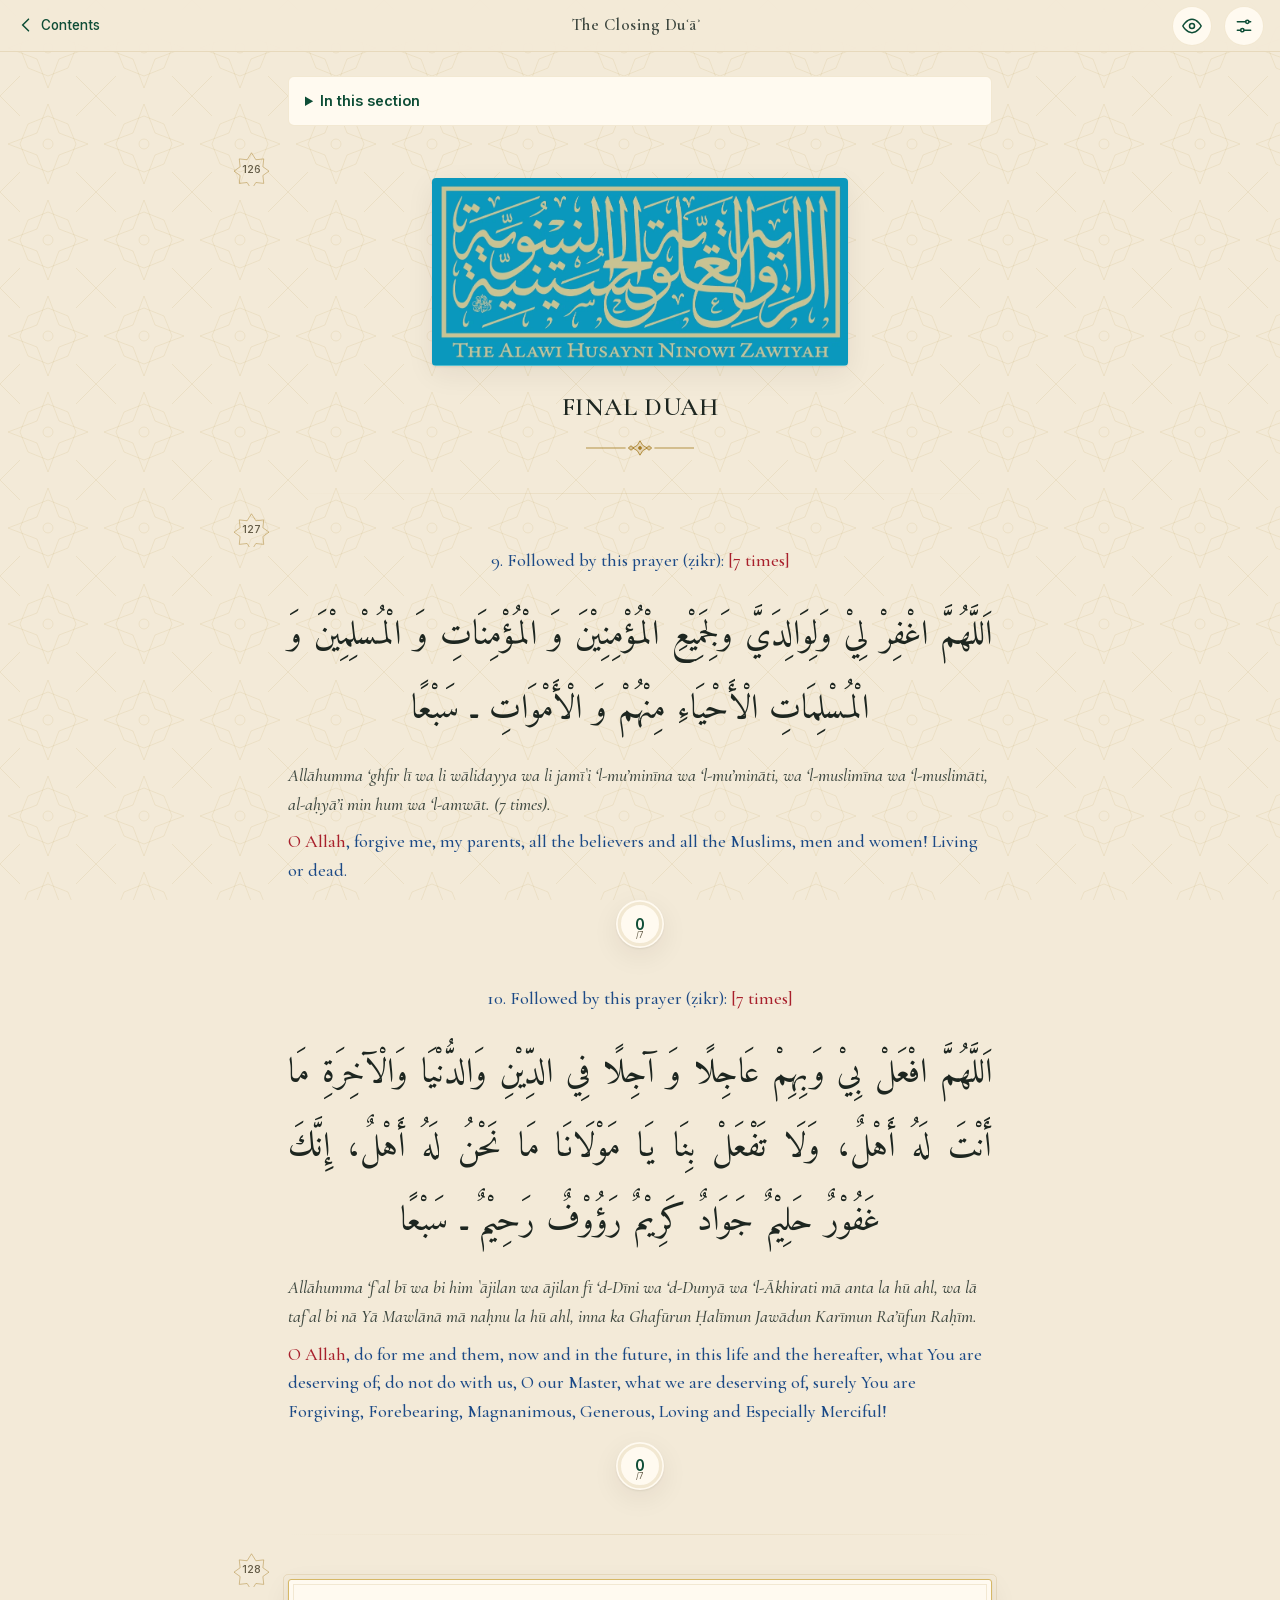
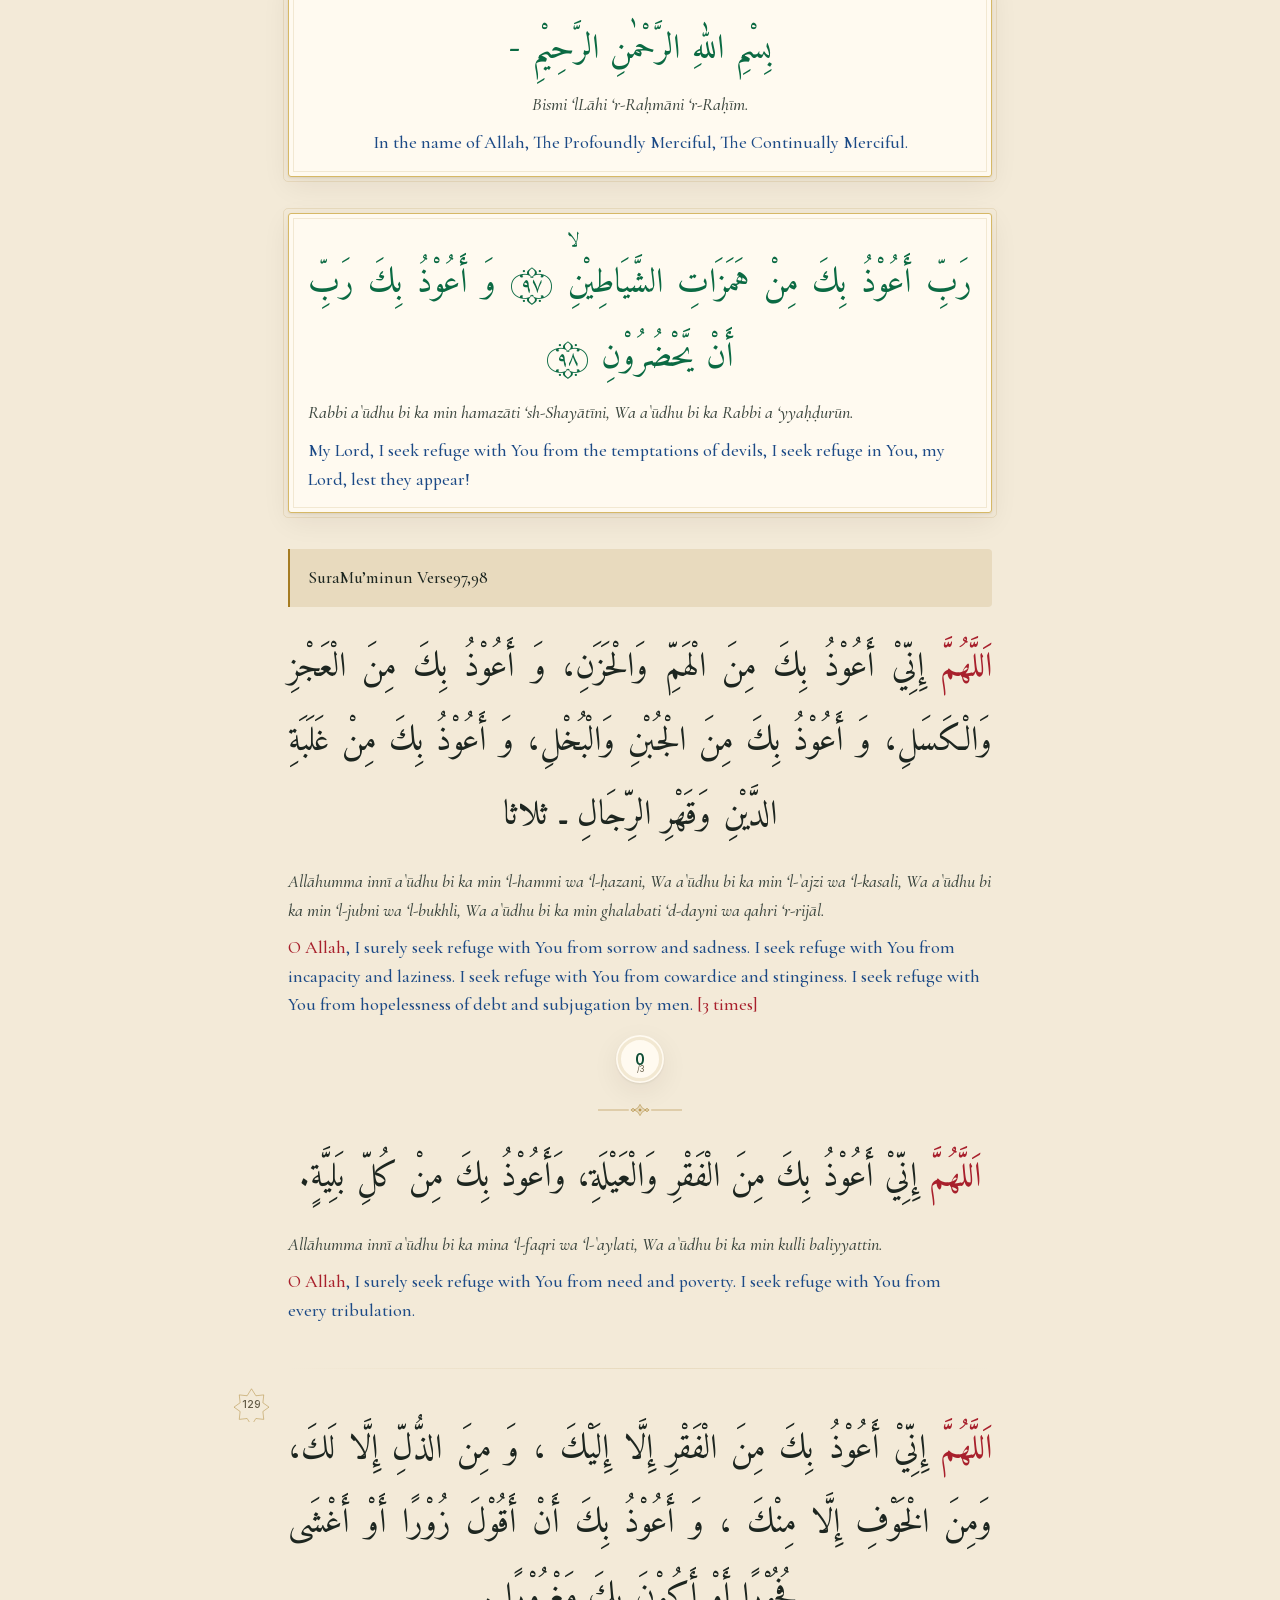
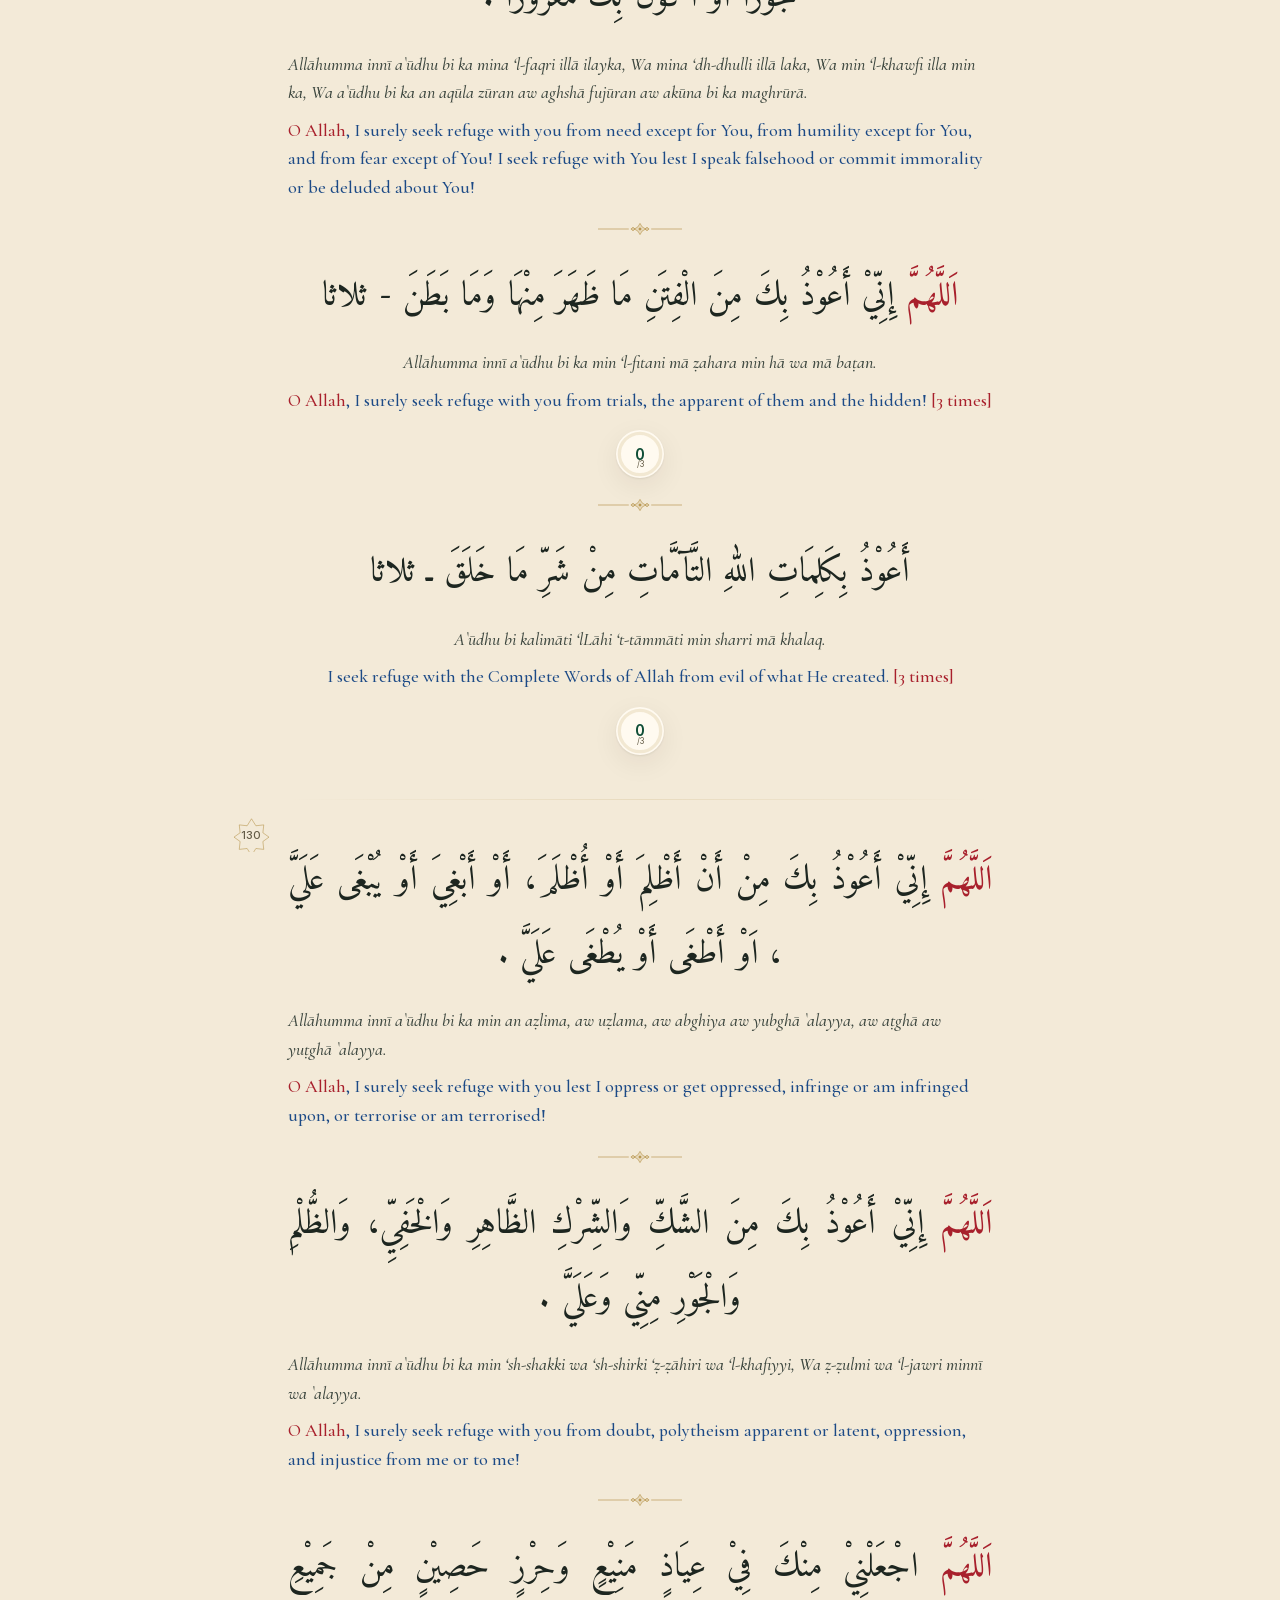
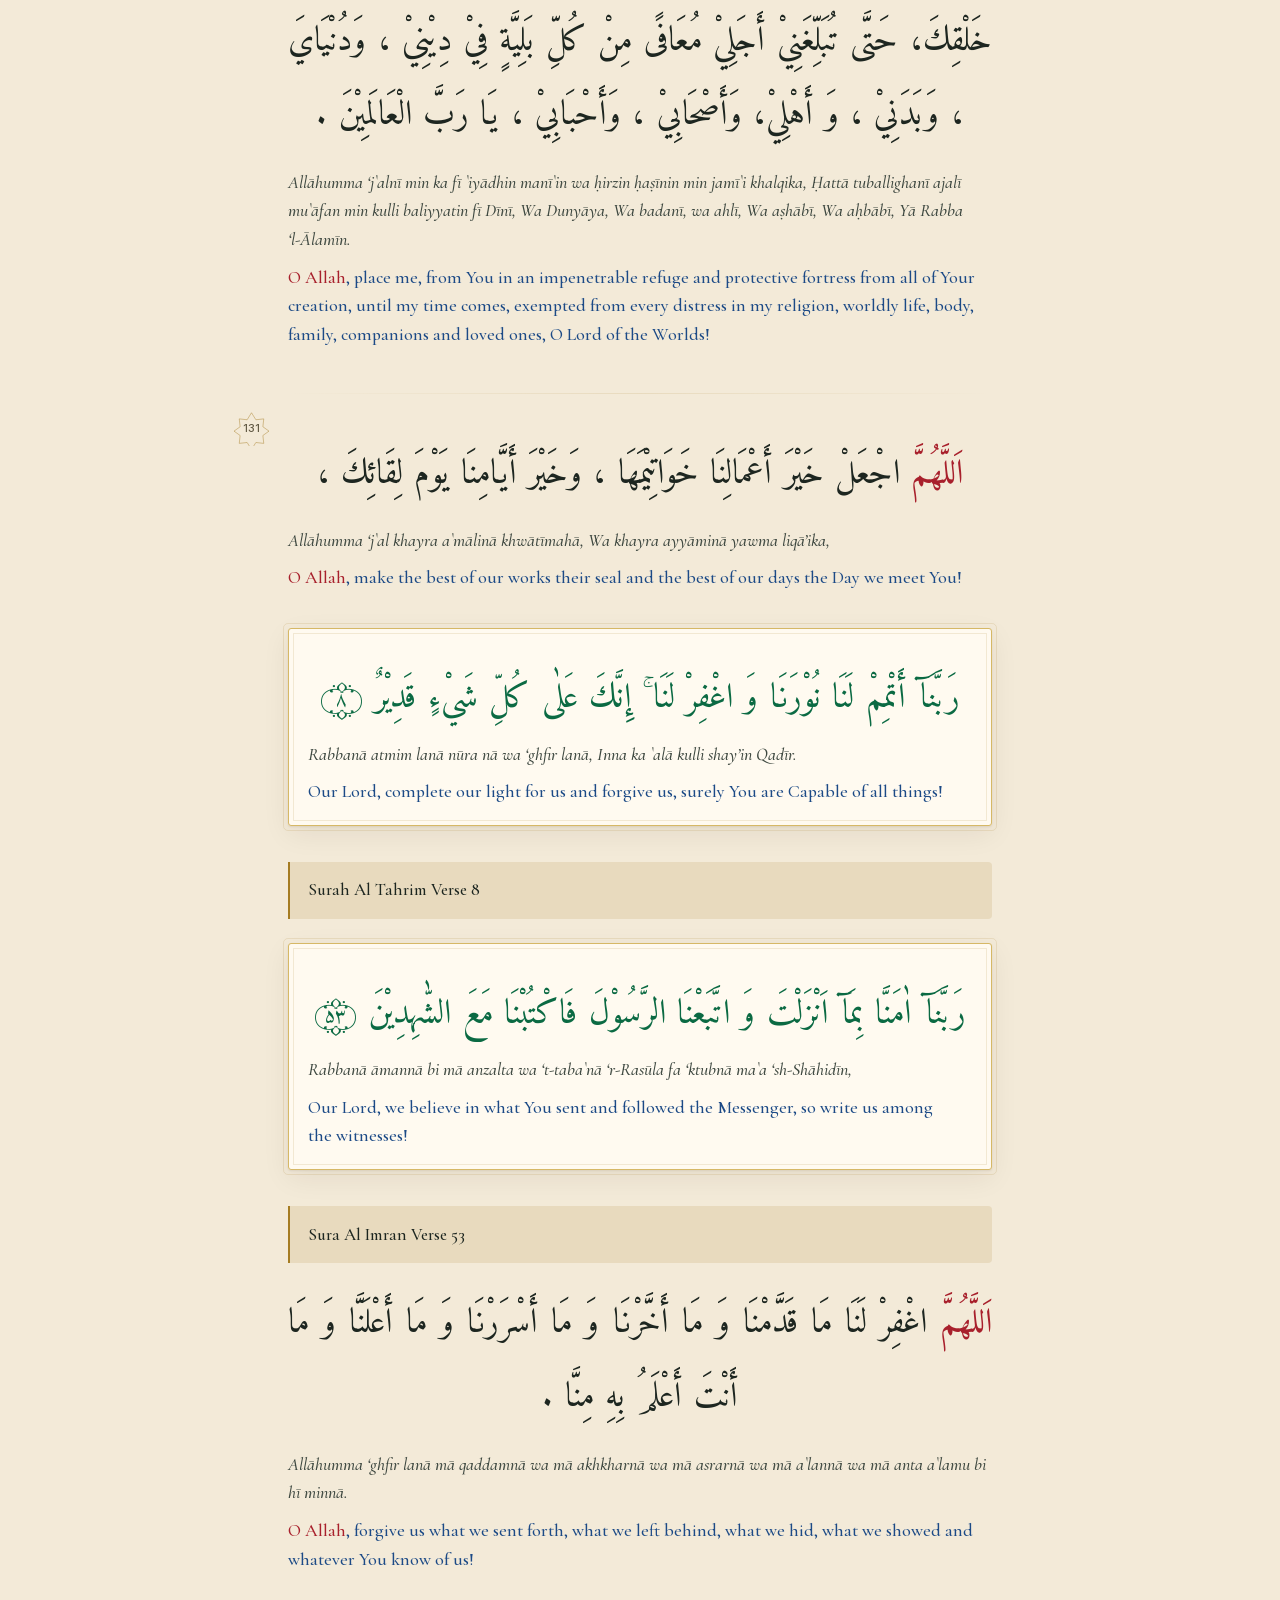
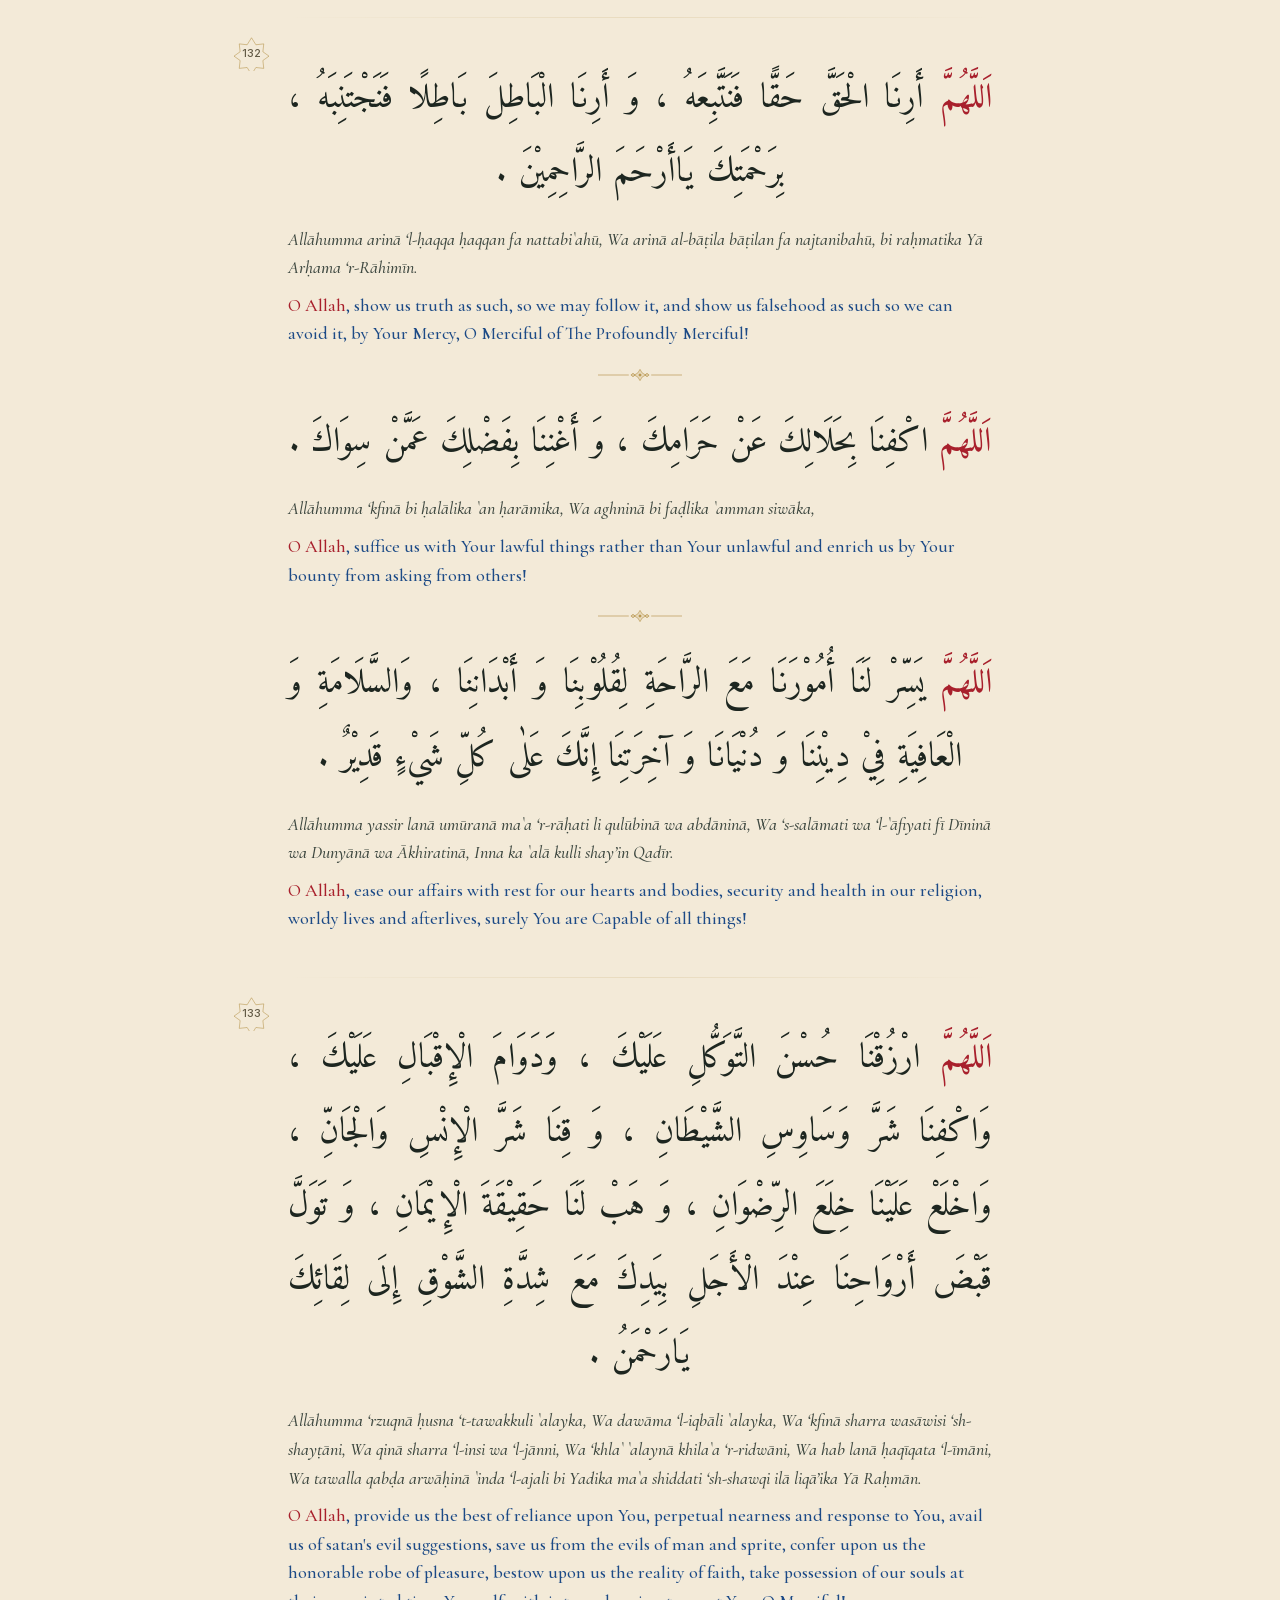
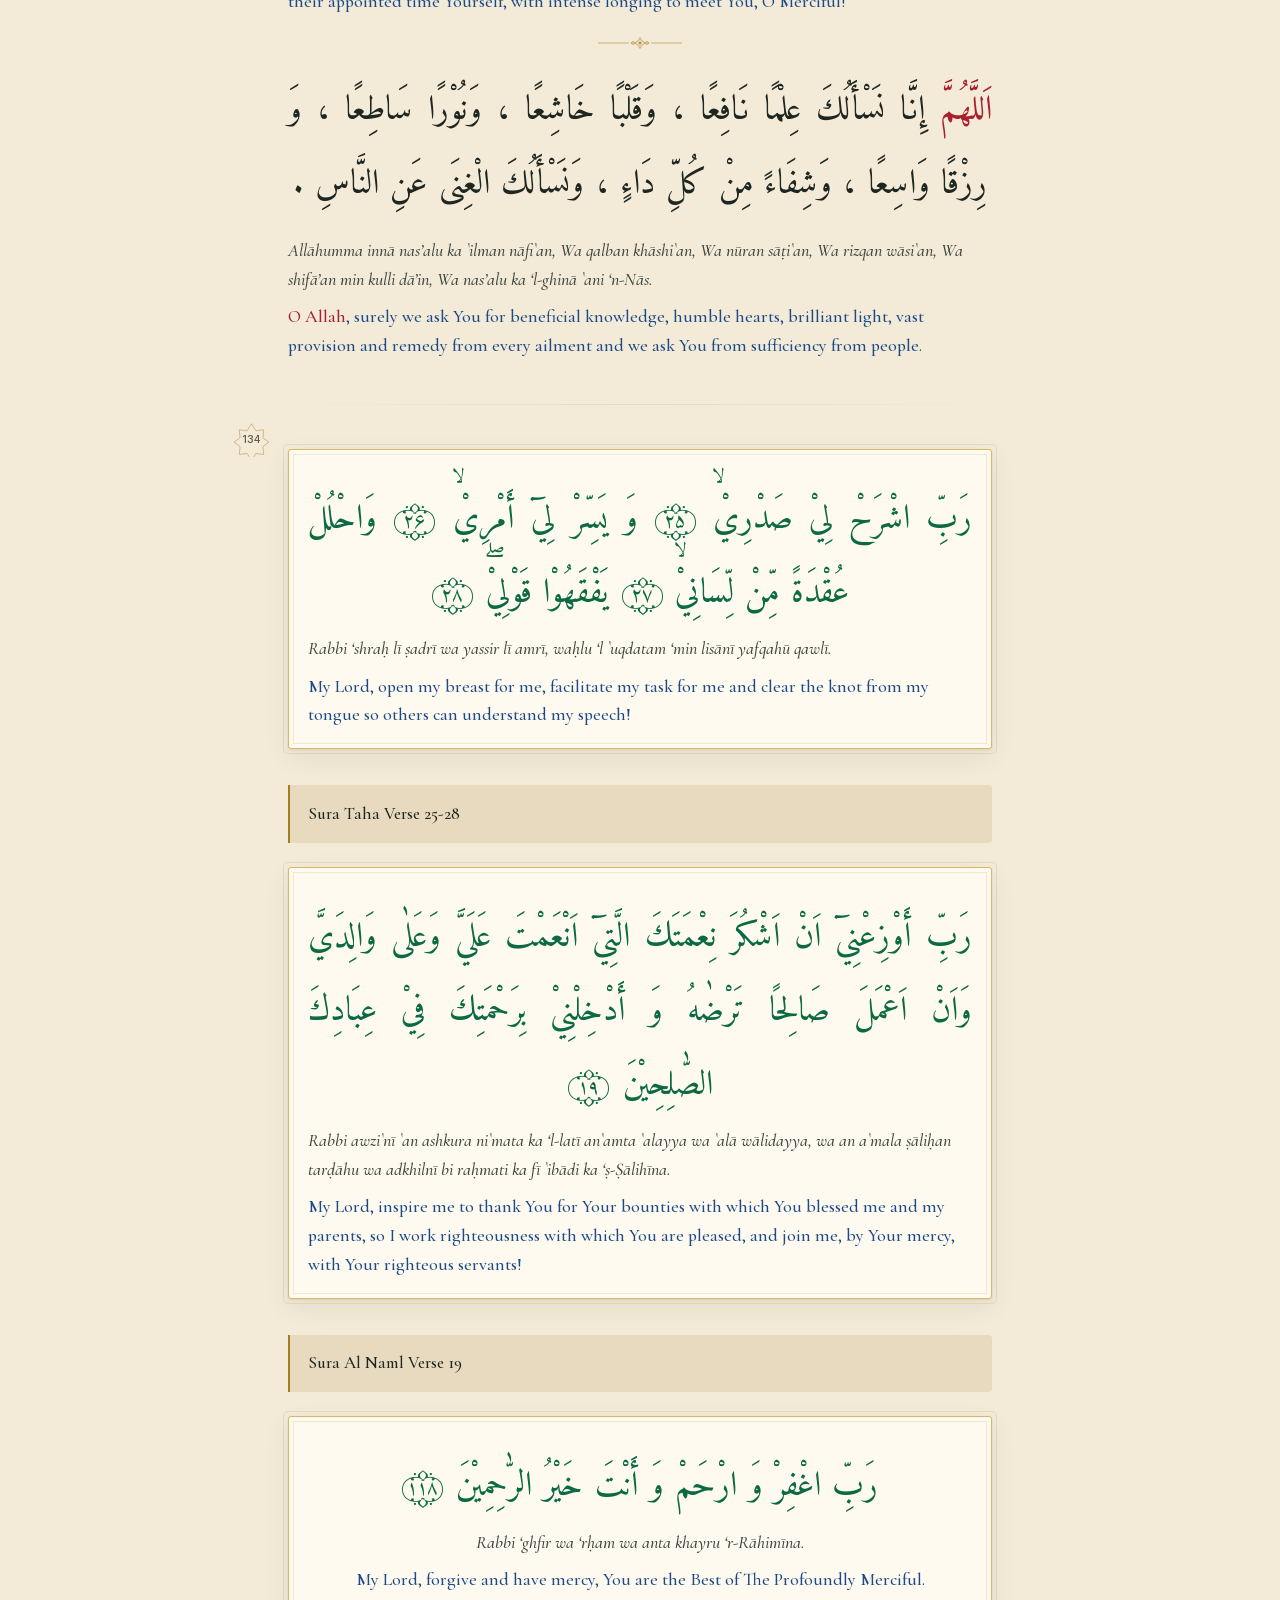
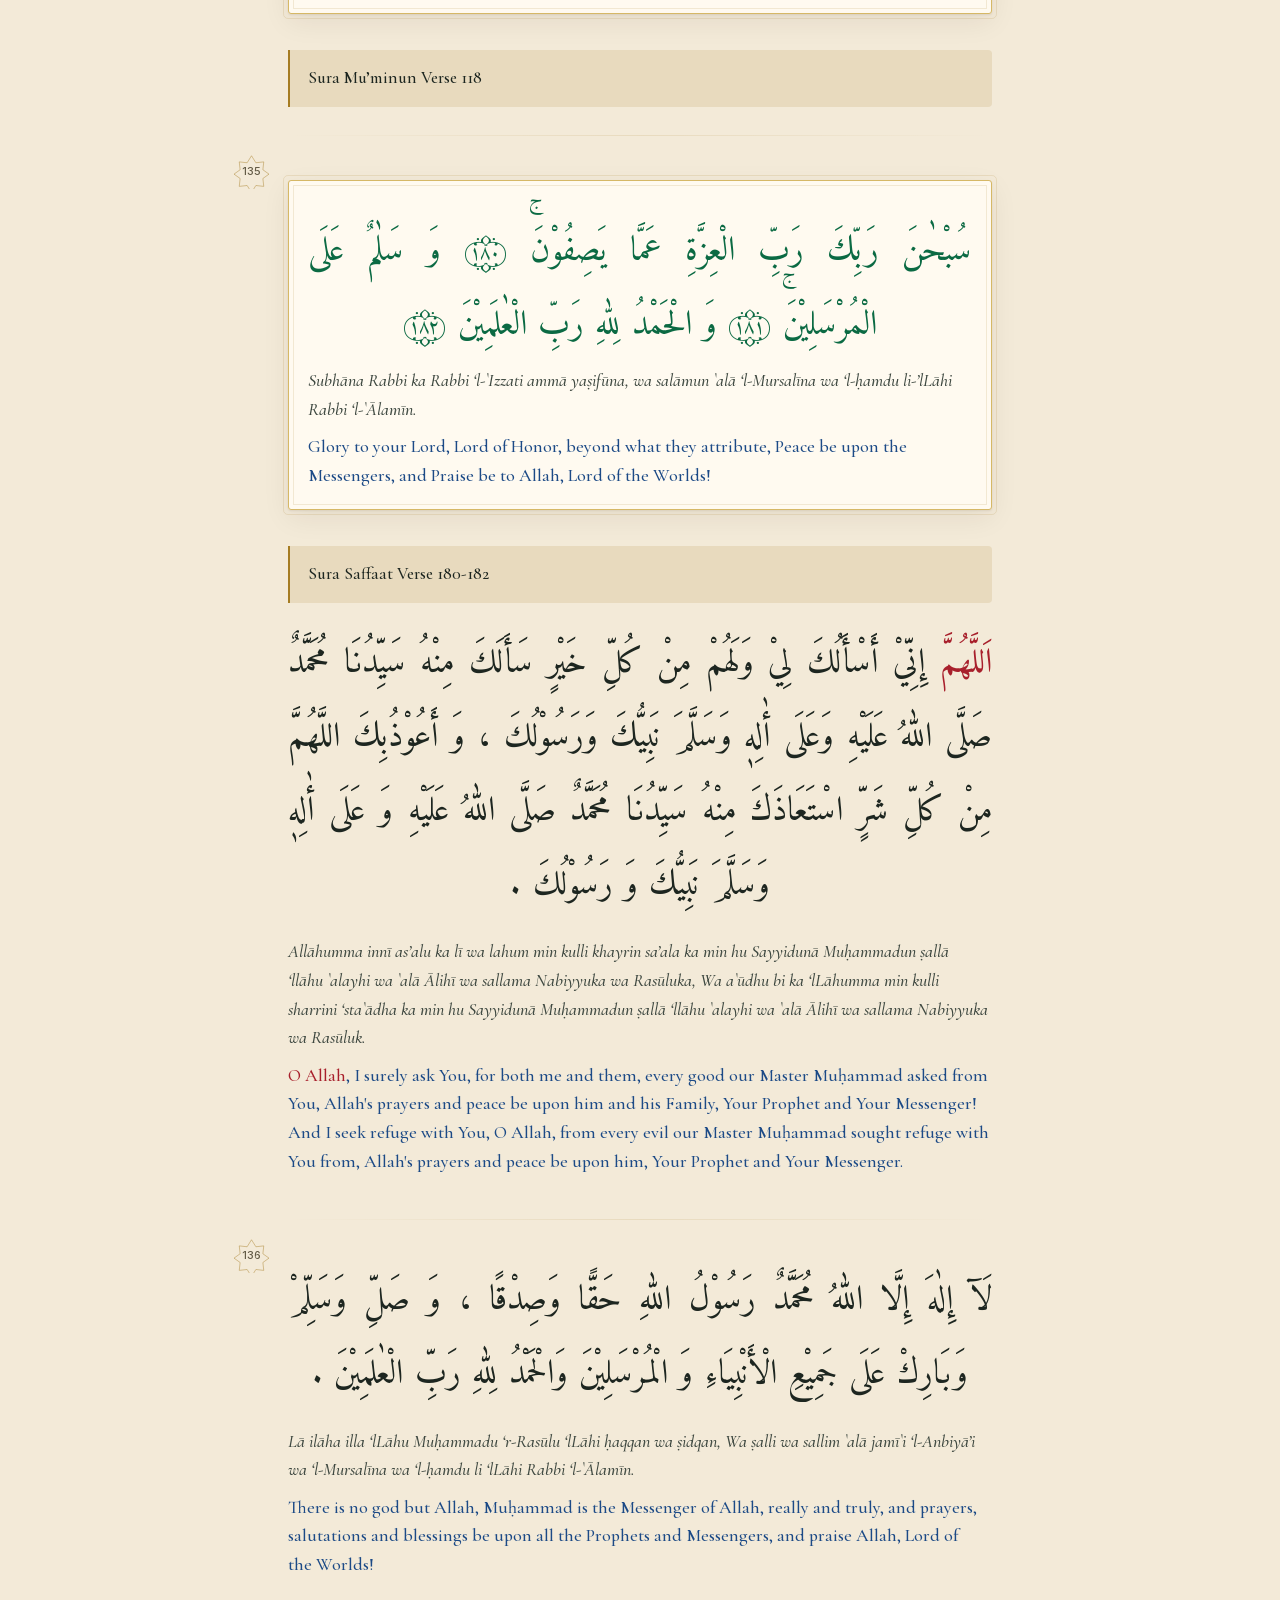
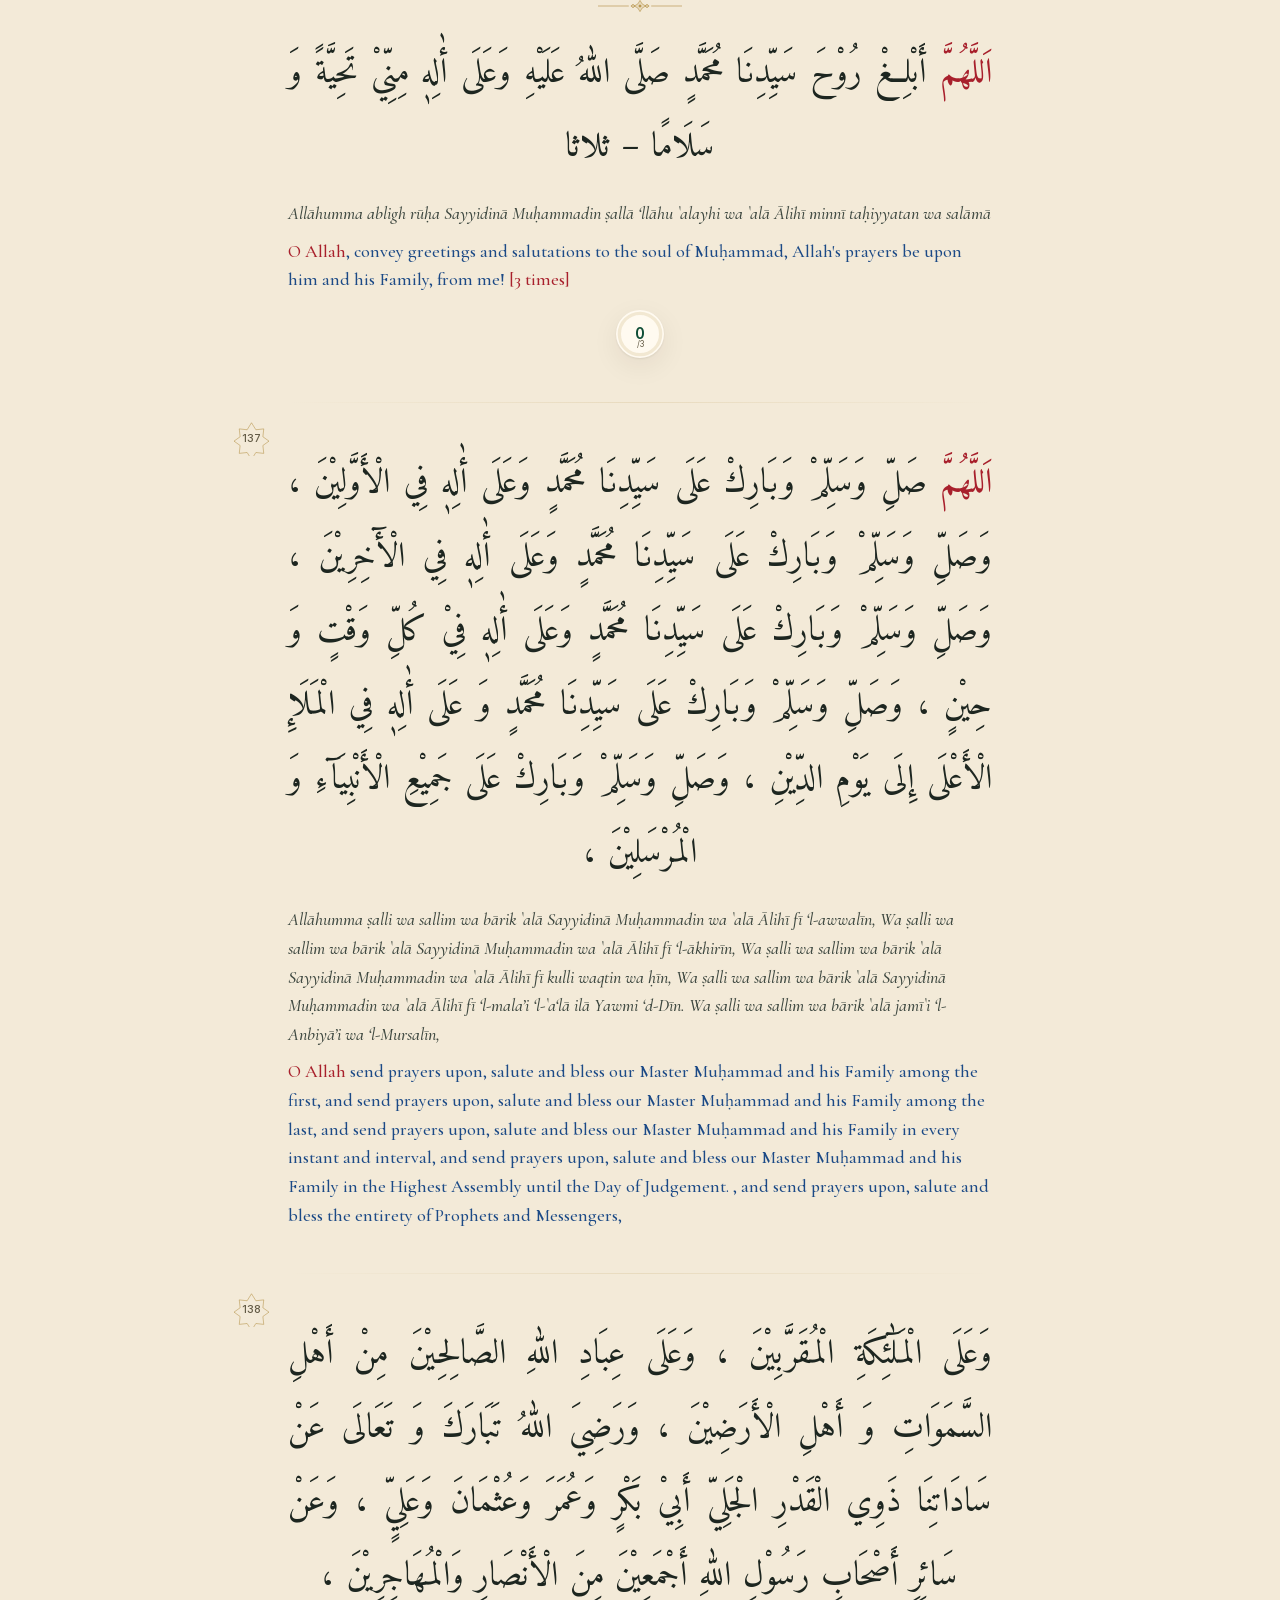
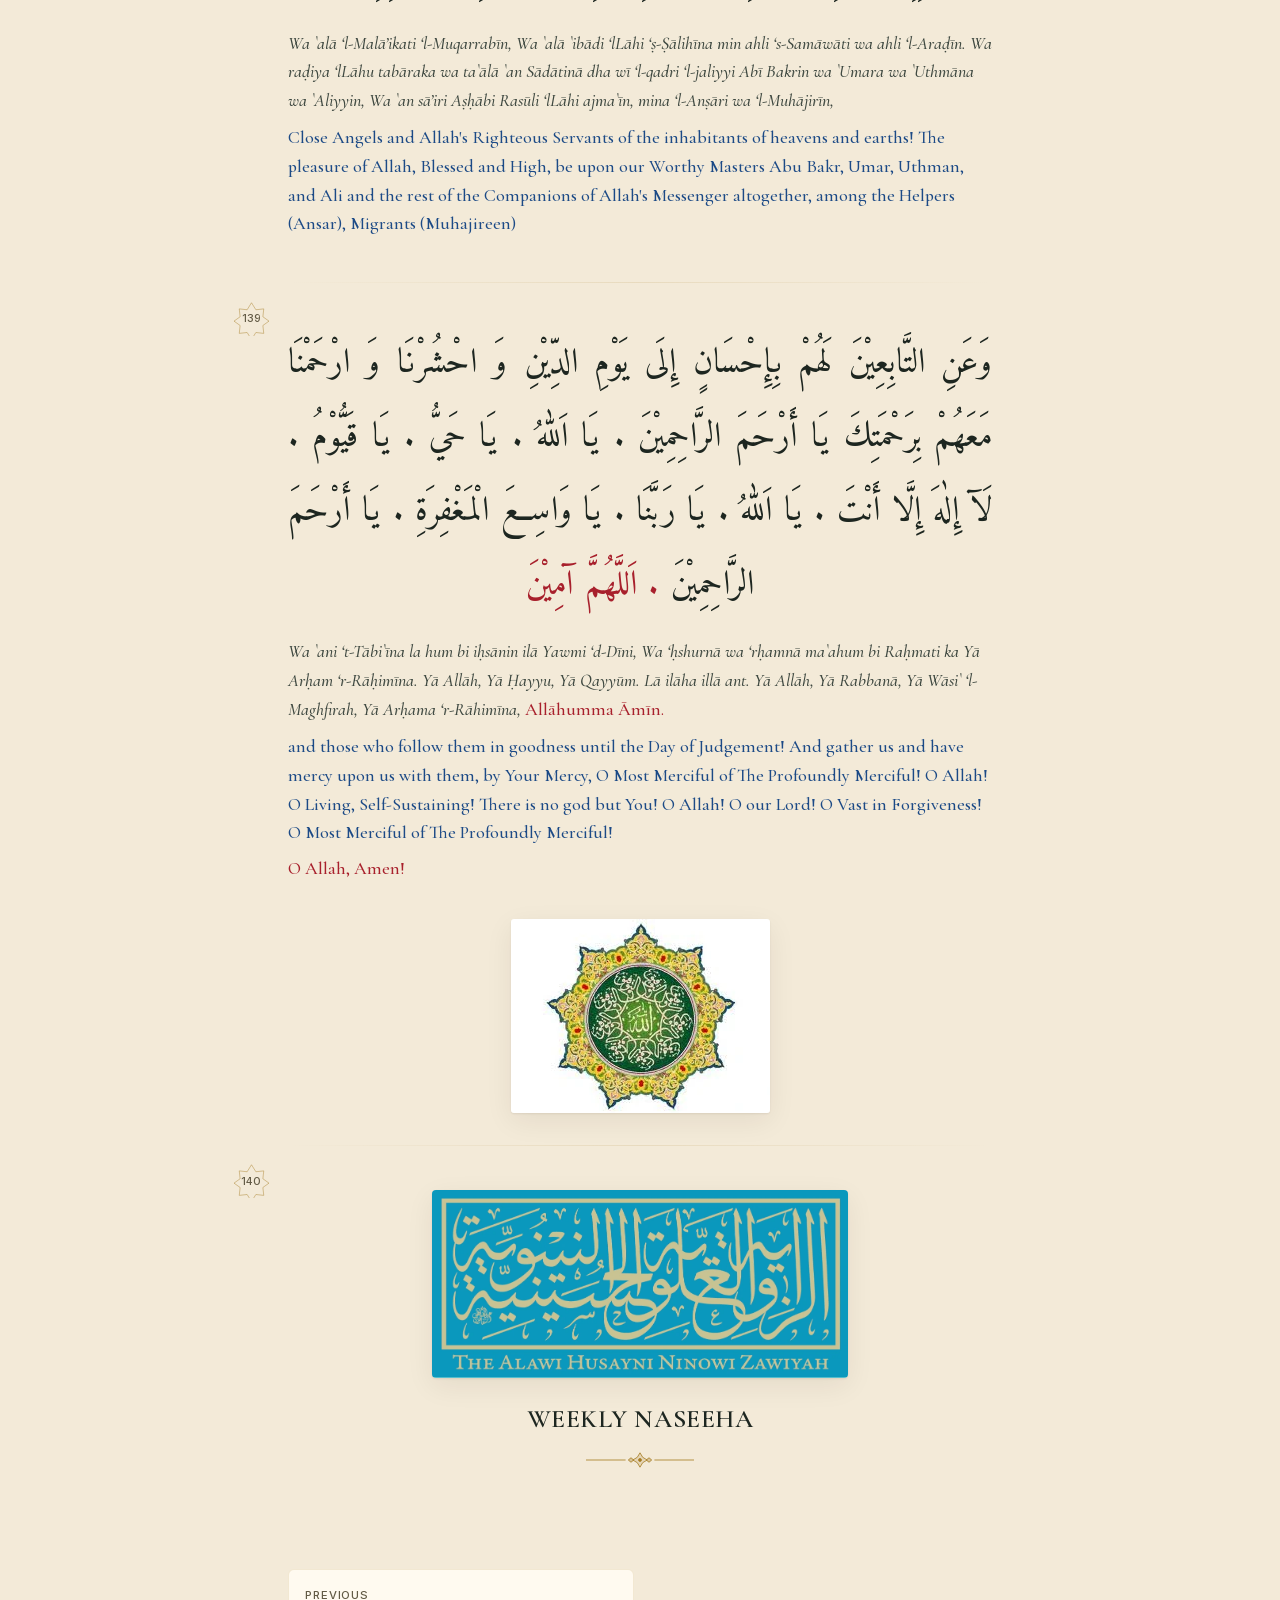
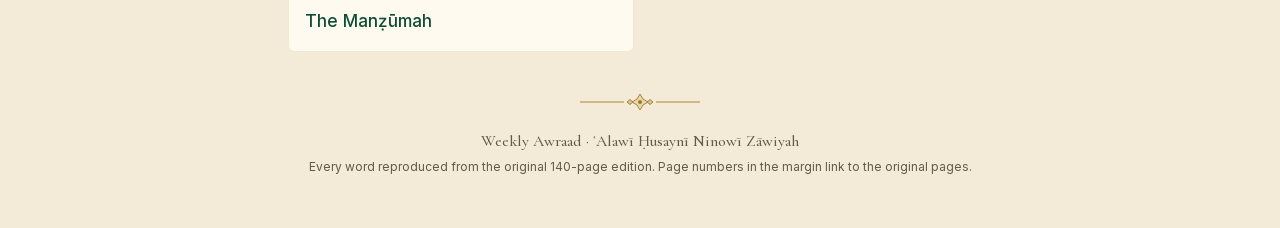
<file: weekly-awraad/dua.html>
<!doctype html>
<html lang="en">
<head>
<meta charset="utf-8">
<meta name="viewport" content="width=device-width, initial-scale=1, viewport-fit=cover">
<meta name="description" content="The Closing Duʿāʾ: Arabic, transliteration and translation from the Weekly Awraad, original pages 126–140.">
<meta name="theme-color" content="#0e4d36">
<meta name="apple-mobile-web-app-capable" content="yes">
<meta name="apple-mobile-web-app-title" content="Weekly Awraad">
<title>The Closing Duʿāʾ — Weekly Awraad</title>
<link rel="manifest" href="manifest.webmanifest">
<link rel="icon" href="icon-192.png">
<link rel="apple-touch-icon" href="icon-180.png">
<link rel="preload" href="fonts/amiri-arabic-normal-4f1f7d.woff2" as="font" type="font/woff2" crossorigin>
<link rel="preload" href="fonts/amiri-quran-arabic-normal-8aaeb9.woff2" as="font" type="font/woff2" crossorigin>
<link rel="stylesheet" href="fonts/fonts.css">
<link rel="stylesheet" href="styles.css">
<script>(function(){var d=document.documentElement;d.classList.add('js');try{var p=JSON.parse(localStorage.getItem('awraad-prefs')||'{}');if(p.theme)d.setAttribute('data-theme',p.theme);if(p.scale)d.style.setProperty('--ar-scale',p.scale);['ar','tr','en'].forEach(function(k){if(p[k]===false)d.classList.add('hide-'+k)})}catch(e){}})();window.PAGE_MAP=[[3,"."],[52,"opening"],[103,"dardir"],[107,"asma"],[125,"manzumah"],[140,"dua"]];</script>
<script src="app.js" defer></script>
</head>
<body class="page-section" data-section="dua">
<a class="skip" href="#text">Skip to text</a>
<header class="bar">
  <a class="bar-home" href="./" aria-label="Contents"><svg viewBox="0 0 24 24" aria-hidden="true"><path d="M15 5l-7 7 7 7"/></svg><span>Contents</span></a>
  <p class="bar-title">The Closing Duʿāʾ</p>
  <button type="button" class="bar-btn bar-recite" id="recite-btn" aria-pressed="false" aria-label="Recite mode">
    <svg viewBox="0 0 24 24" aria-hidden="true"><path d="M1 12s4-8 11-8 11 8 11 8-4 8-11 8S1 12 1 12z"/><circle cx="12" cy="12" r="3"/></svg>
  </button><button type="button" class="bar-btn" id="settings-btn" aria-controls="settings" aria-expanded="false" aria-label="Reading settings">
    <svg viewBox="0 0 24 24" aria-hidden="true"><path d="M4 7h10M18 7h2M4 17h4M12 17h8"/><circle cx="16" cy="7" r="2"/><circle cx="10" cy="17" r="2"/></svg>
  </button>
  <div class="progress" aria-hidden="true"><span></span></div>
</header>
<div class="settings" id="settings" hidden>
  <div class="settings-inner">
    <p class="settings-label">Show</p>
    <div class="chips" role="group" aria-label="Text layers">
      <button type="button" class="chip" data-layer="ar" aria-pressed="true" lang="ar">عربي</button>
      <button type="button" class="chip" data-layer="tr" aria-pressed="true">Transliteration</button>
      <button type="button" class="chip" data-layer="en" aria-pressed="true">Translation</button>
    </div>
    <p class="settings-label">Arabic size</p>
    <div class="chips" role="group" aria-label="Arabic size">
      <button type="button" class="chip" data-size="-1" aria-label="Smaller Arabic">A&minus;</button>
      <output class="size-out" id="size-out">100%</output>
      <button type="button" class="chip" data-size="1" aria-label="Larger Arabic">A+</button>
    </div>
    <p class="settings-label">Appearance</p>
    <div class="chips" role="group" aria-label="Theme">
      <button type="button" class="chip" data-theme-set="light">Day</button>
      <button type="button" class="chip" data-theme-set="dark">Night</button>
      <button type="button" class="chip" data-theme-set="auto">Auto</button>
    </div>
    <p class="settings-label">Navigate</p>
    <div class="chips">
      <input type="number" id="goto-page" class="goto-input" min="1" max="140" placeholder="Page 1–140" inputmode="numeric" autocomplete="off">
      <button type="button" class="chip" id="goto-btn">Go</button>
    </div>
    <p class="settings-label">Source</p>
    <div class="chips">
      <button type="button" class="chip" id="proof-toggle" aria-pressed="false">Compare with original pages</button>
      <a class="chip" href="Weekly-Awraad-Original.pdf" download>Original PDF</a>
    </div>
    <p class="offline-status" id="offline-status" role="status"></p>
  </div>
</div>
<main id="text" class="text">
<details class="toc"><summary>In this section</summary><ol><li><a href="#p127"><span>9. Followed by this prayer (ẓikr): [7 times]</span><span class="toc-page">127</span></a></li><li><a href="#p127"><span>10. Followed by this prayer (ẓikr): [7 times]</span><span class="toc-page">127</span></a></li><li><a href="#p140"><span>WEEKLY NASEEHA</span><span class="toc-page">140</span></a></li></ol></details>
<article class="folio" id="p126" data-page="126"><a class="folio-mark" href="pages/126.webp" title="View original page 126" aria-label="Original page 126">126</a><figure class="b-image b-image--dome"><img src="art/dome.webp" alt="The Green Dome of the Prophet’s Mosque in Madinah" loading="lazy" decoding="async"></figure><figure class="b-image b-image--emblem"><img src="art/emblem.webp" alt="Calligraphic emblem of the ʿAlawī Ḥusaynī Ninowī Zāwiyah" loading="lazy" decoding="async"></figure><header class="b-title"><p class="en">FINAL DUAH</p></header></article><article class="folio" id="p127" data-page="127"><a class="folio-mark" href="pages/127.webp" title="View original page 127" aria-label="Original page 127">127</a><h3 class="b-heading"><span class="en">9. Followed by this prayer (ẓikr): <em>[7 times]</em></span></h3><section class="b-passage kind-prayer"><div class="ar" lang="ar" dir="rtl"><p>اَللَّهُمَّ اغْفِرْ لِيْ وَلِوَالِدَيَّ وَلِجَمِيْعِ الْمُؤْمِنِيْنَ وَ الْمُؤْمِنَاتِ وَ الْمُسْلِمِيْنَ وَ الْمُسْلِمَاتِ الْأَحْيَاءِ مِنْهُمْ وَ الْأَمْوَاتِ ـ سَبْعًا</p></div><div class="tr"><p>Allāhumma ‘ghfir lī wa li wālidayya wa li jamī`i ‘l-mu’minīna wa ‘l-mu’mināti, wa ‘l-muslimīna wa ‘l-muslimāti, al-aḥyā’i min hum wa ‘l-amwāt. (7 times).</p></div><div class="en"><p><em>O Allah</em>, forgive me, my parents, all the believers and all the Muslims, men and women! Living or dead.</p></div><button class="counter" type="button" data-target="7" aria-label="Recitation counter, 0 of 7"><svg viewBox="0 0 36 36" aria-hidden="true"><circle class="counter-track" cx="18" cy="18" r="15.5"/><circle class="counter-fill" cx="18" cy="18" r="15.5"/></svg><span class="counter-n">0</span><span class="counter-of">/7</span></button></section><h3 class="b-heading"><span class="en">10. Followed by this prayer (ẓikr): <em>[7 times]</em></span></h3><section class="b-passage kind-prayer"><div class="ar" lang="ar" dir="rtl"><p>اَللَّهُمَّ افْعَلْ بِيْ وَبِهِمْ عَاجِلًا وَ آجِلًا فِي الدِّيْنِ وَالدُّنْيَا وَالْآخِرَةِ مَا أَنْتَ لَهُ أَهْلٌ، وَلَا تَفْعَلْ بِنَا يَا مَوْلَانَا مَا نَحْنُ لَهُ أَهْلٌ، إِنَّكَ غَفُوْرٌ حَلِيْمٌ جَوَادٌ كَرِيْمٌ رَؤُوْفٌ رَحِيْمٌ ـ سَبْعًا</p></div><div class="tr"><p>Allāhumma ‘f`al bī wa bi him `ājilan wa ājilan fī ‘d-Dīni wa ‘d-Dunyā wa ‘l-Ākhirati mā anta la hū ahl, wa lā taf`al bi nā Yā Mawlānā mā naḥnu la hū ahl, inna ka Ghafūrun Ḥalīmun Jawādun Karīmun Ra’ūfun Raḥīm.</p></div><div class="en"><p><em>O Allah</em>, do for me and them, now and in the future, in this life and the hereafter, what You are deserving of; do not do with us, O our Master, what we are deserving of, surely You are Forgiving, Forebearing, Magnanimous, Generous, Loving and Especially Merciful!</p></div><button class="counter" type="button" data-target="7" aria-label="Recitation counter, 0 of 7"><svg viewBox="0 0 36 36" aria-hidden="true"><circle class="counter-track" cx="18" cy="18" r="15.5"/><circle class="counter-fill" cx="18" cy="18" r="15.5"/></svg><span class="counter-n">0</span><span class="counter-of">/7</span></button></section></article><article class="folio" id="p128" data-page="128"><a class="folio-mark" href="pages/128.webp" title="View original page 128" aria-label="Original page 128">128</a><section class="b-passage kind-quran is-short"><div class="ar" lang="ar" dir="rtl"><p>بِسْمِ اللّٰهِ الرَّحْمٰنِ الرَّحِيْمِ -</p></div><div class="tr"><p>Bismi ‘lLāhi ‘r-Raḥmāni ‘r-Raḥīm.</p></div><div class="en"><p>In the name of Allah, The Profoundly Merciful, The Continually Merciful.</p></div></section><section class="b-passage kind-quran"><div class="ar" lang="ar" dir="rtl"><p>رَبِّ أَعُوْذُ بِكَ مِنْ هَمَزَاتِ الشَّيَاطِيْنِۙ ۝۹۷ وَ أَعُوْذُ بِكَ رَبِّ أَنْ يَّحْضُرُوْنِ ۝۹۸</p></div><div class="tr"><p>Rabbi a`ūdhu bi ka min hamazāti ‘sh-Shayātīni, Wa a`ūdhu bi ka Rabbi a ‘yyaḥḍurūn.</p></div><div class="en"><p>My Lord, I seek refuge with You from the temptations of devils, I seek refuge in You, my Lord, lest they appear!</p></div></section><aside class="b-note"><p>SuraMu’minun Verse97,98</p></aside><section class="b-passage kind-prayer"><div class="ar" lang="ar" dir="rtl"><p><em>اَللَّهُمَّ</em> إِنِّيْ أَعُوْذُ بِكَ مِنَ الْهَمِّ وَالْحَزَنِ، وَ أَعُوْذُ بِكَ مِنَ الْعَجْزِ وَالْكَسَلِ، وَ أَعُوْذُ بِكَ مِنَ الْجُبْنِ وَالْبُخْلِ، وَ أَعُوْذُ بِكَ مِنْ غَلَبَةِ الدَّيْنِ وَقَهْرِ الرِّجَالِ ـ ثلاثا</p></div><div class="tr"><p>Allāhumma innī a`ūdhu bi ka min ‘l-hammi wa ‘l-ḥazani, Wa a`ūdhu bi ka min ‘l-`ajzi wa ‘l-kasali, Wa a`ūdhu bi ka min ‘l-jubni wa ‘l-bukhli, Wa a`ūdhu bi ka min ghalabati ‘d-dayni wa qahri ‘r-rijāl.</p></div><div class="en"><p><em>O Allah</em>, I surely seek refuge with You from sorrow and sadness. I seek refuge with You from incapacity and laziness. I seek refuge with You from cowardice and stinginess. I seek refuge with You from hopelessness of debt and subjugation by men. <em>[3 times]</em></p></div><button class="counter" type="button" data-target="3" aria-label="Recitation counter, 0 of 3"><svg viewBox="0 0 36 36" aria-hidden="true"><circle class="counter-track" cx="18" cy="18" r="15.5"/><circle class="counter-fill" cx="18" cy="18" r="15.5"/></svg><span class="counter-n">0</span><span class="counter-of">/3</span></button></section><section class="b-passage kind-prayer"><div class="ar" lang="ar" dir="rtl"><p><em>اَللَّهُمَّ</em> إِنِّيْ أَعُوْذُ بِكَ مِنَ الْفَقْرِ وَالْعَيْلَةِ، وَأَعُوْذُ بِكَ مِنْ كُلِّ بَلِيَّةٍ.</p></div><div class="tr"><p>Allāhumma innī a`ūdhu bi ka mina ‘l-faqri wa ‘l-`aylati, Wa a`ūdhu bi ka min kulli baliyyattin.</p></div><div class="en"><p><em>O Allah</em>, I surely seek refuge with You from need and poverty. I seek refuge with You from every tribulation.</p></div></section></article><article class="folio" id="p129" data-page="129"><a class="folio-mark" href="pages/129.webp" title="View original page 129" aria-label="Original page 129">129</a><section class="b-passage kind-prayer"><div class="ar" lang="ar" dir="rtl"><p><em>اَللَّهُمَّ</em> إِنِّيْ أَعُوْذُ بِكَ مِنَ الْفَقْرِ إِلَّا إِلَيْكَ ، وَ مِنَ الذُّلِّ إِلَّا لَكَ، وَمِنَ الْخَوْفِ إِلَّا مِنْكَ ، وَ أَعُوْذُ بِكَ أَنْ أَقُوْلَ زُوْرًا أَوْ أَغْشَى فُجُوْرًا أَوْ أَكُوْنَ بِكَ مَغْرُوْرًا .</p></div><div class="tr"><p>Allāhumma innī a`ūdhu bi ka mina ‘l-faqri illā ilayka, Wa mina ‘dh-dhulli illā laka, Wa min ‘l-khawfi illa min ka, Wa a`ūdhu bi ka an aqūla zūran aw aghshā fujūran aw akūna bi ka maghrūrā.</p></div><div class="en"><p><em>O Allah</em>, I surely seek refuge with you from need except for You, from humility except for You, and from fear except of You! I seek refuge with You lest I speak falsehood or commit immorality or be deluded about You!</p></div></section><section class="b-passage kind-prayer is-short"><div class="ar" lang="ar" dir="rtl"><p><em>اَللَّهُمَّ</em> إِنِّيْ أَعُوْذُ بِكَ مِنَ الْفِتَنِ مَا ظَهَرَ مِنْهَا وَمَا بَطَنَ - ثلاثا</p></div><div class="tr"><p>Allāhumma innī a`ūdhu bi ka min ‘l-fitani mā ẓahara min hā wa mā baṭan.</p></div><div class="en"><p><em>O Allah</em>, I surely seek refuge with you from trials, the apparent of them and the hidden! <em>[3 times]</em></p></div><button class="counter" type="button" data-target="3" aria-label="Recitation counter, 0 of 3"><svg viewBox="0 0 36 36" aria-hidden="true"><circle class="counter-track" cx="18" cy="18" r="15.5"/><circle class="counter-fill" cx="18" cy="18" r="15.5"/></svg><span class="counter-n">0</span><span class="counter-of">/3</span></button></section><section class="b-passage kind-prayer is-short"><div class="ar" lang="ar" dir="rtl"><p>أَعُوْذُ بِكَلِمَاتِ اللّٰهِ التَّآمَّاتِ مِنْ شَرِّ مَا خَلَقَ ـ ثلاثا</p></div><div class="tr"><p>A`ūdhu bi kalimāti ‘lLāhi ‘t-tāmmāti min sharri mā khalaq.</p></div><div class="en"><p>I seek refuge with the Complete Words of Allah from evil of what He created. <em>[3 times]</em></p></div><button class="counter" type="button" data-target="3" aria-label="Recitation counter, 0 of 3"><svg viewBox="0 0 36 36" aria-hidden="true"><circle class="counter-track" cx="18" cy="18" r="15.5"/><circle class="counter-fill" cx="18" cy="18" r="15.5"/></svg><span class="counter-n">0</span><span class="counter-of">/3</span></button></section></article><article class="folio" id="p130" data-page="130"><a class="folio-mark" href="pages/130.webp" title="View original page 130" aria-label="Original page 130">130</a><section class="b-passage kind-prayer"><div class="ar" lang="ar" dir="rtl"><p><em>اَللَّهُمَّ</em> إِنِّيْ أَعُوْذُ بِكَ مِنْ أَنْ أَظْلِمَ أَوْ أُظْلَمَ، أَوْ أَبْغِيَ أَوْ يُبْغَى عَلَيَّ ، اَوْ أَطْغَى أَوْ يُطْغَى عَلَيَّ .</p></div><div class="tr"><p>Allāhumma innī a`ūdhu bi ka min an aẓlima, aw uẓlama, aw abghiya aw yubghā `alayya, aw aṭghā aw yuṭghā `alayya.</p></div><div class="en"><p><em>O Allah</em>, I surely seek refuge with you lest I oppress or get oppressed, infringe or am infringed upon, or terrorise or am terrorised!</p></div></section><section class="b-passage kind-prayer"><div class="ar" lang="ar" dir="rtl"><p><em>اَللَّهُمَّ</em> إِنِّيْ أَعُوْذُ بِكَ مِنَ الشَّكِّ وَالشِّرْكِ الظَّاهِرِ وَالْخَفِيِّ، وَالظُّلْمِ وَالْجَوْرِ مِنِّي وَعَلَيَّ .</p></div><div class="tr"><p>Allāhumma innī a`ūdhu bi ka min ‘sh-shakki wa ‘sh-shirki ‘ẓ-ẓāhiri wa ‘l-khafiyyi, Wa ẓ-ẓulmi wa ‘l-jawri minnī wa `alayya.</p></div><div class="en"><p><em>O Allah</em>, I surely seek refuge with you from doubt, polytheism apparent or latent, oppression, and injustice from me or to me!</p></div></section><section class="b-passage kind-prayer"><div class="ar" lang="ar" dir="rtl"><p><em>اَللَّهُمَّ</em> اجْعَلْنِيْ مِنْكَ فِيْ عِيَاذٍ مَنِيْعٍ وَحِرْزٍ حَصِيْنٍ مِنْ جَمِيْعِ خَلْقِكَ، حَتَّى تُبَلِّغَنِيْ أَجَلِيْ مُعَافًى مِنْ كُلِّ بَلِيَّةٍ فِيْ دِيْنِيْ ، وَدُنْيَايَ ، وَبَدَنِيْ ، وَ أَهْلِيْ، وَأَصْحَابِيْ ، وَأَحْبَابِيْ ، يَا رَبَّ الْعَالَمِيْنَ .</p></div><div class="tr"><p>Allāhumma ‘j`alnī min ka fī `iyādhin manī`in wa ḥirzin ḥaṣīnin min jamī`i khalqika, Ḥattā tuballighanī ajalī mu`āfan min kulli baliyyatin fī Dīnī, Wa Dunyāya, Wa badanī, wa ahlī, Wa aṣhābī, Wa aḥbābī, Yā Rabba ‘l-Ālamīn.</p></div><div class="en"><p><em>O Allah</em>, place me, from You in an impenetrable refuge and protective fortress from all of Your creation, until my time comes, exempted from every distress in my religion, worldly life, body, family, companions and loved ones, O Lord of the Worlds!</p></div></section></article><article class="folio" id="p131" data-page="131"><a class="folio-mark" href="pages/131.webp" title="View original page 131" aria-label="Original page 131">131</a><section class="b-passage kind-prayer"><div class="ar" lang="ar" dir="rtl"><p><em>اَللَّهُمَّ</em> اجْعَلْ خَيْرَ أَعْمَالِنَا خَوَاتِيْمَهَا ، وَخَيْرَ أَيَّامِنَا يَوْمَ لِقَائِكَ ،</p></div><div class="tr"><p>Allāhumma ‘j`al khayra a`mālinā khwātīmahā, Wa khayra ayyāminā yawma liqā’ika,</p></div><div class="en"><p><em>O Allah</em>, make the best of our works their seal and the best of our days the Day we meet You!</p></div></section><section class="b-passage kind-quran"><div class="ar" lang="ar" dir="rtl"><p>رَبَّنَآ أَتْمِمْ لَنَا نُوْرَنَا وَ اغْفِرْ لَنَا ۚ إِنَّكَ عَلٰى كُلِّ شَيْءٍ قَدِيْرٌ ۝۸</p></div><div class="tr"><p>Rabbanā atmim lanā nūra nā wa ‘ghfir lanā, Inna ka `alā kulli shay’in Qadīr.</p></div><div class="en"><p>Our Lord, complete our light for us and forgive us, surely You are Capable of all things!</p></div></section><aside class="b-note"><p>Surah Al Tahrim Verse 8</p></aside><section class="b-passage kind-quran"><div class="ar" lang="ar" dir="rtl"><p>رَبَّنَآ اٰمَنَّا بِمَآ اَنْزَلْتَ وَ اتَّبَعْنَا الرَّسُوْلَ فَاكْتُبْنَا مَعَ الشّٰهِدِيْنَ ۝۵۳</p></div><div class="tr"><p>Rabbanā āmannā bi mā anzalta wa ‘t-taba`nā ‘r-Rasūla fa ‘ktubnā ma`a ‘sh-Shāhidīn,</p></div><div class="en"><p>Our Lord, we believe in what You sent and followed the Messenger, so write us among the witnesses!</p></div></section><aside class="b-note"><p>Sura Al Imran Verse 53</p></aside><section class="b-passage kind-prayer"><div class="ar" lang="ar" dir="rtl"><p><em>اَللَّهُمَّ</em> اغْفِرْ لَنَا مَا قَدَّمْنَا وَ مَا أَخَّرْنَا وَ مَا أَسْرَرْنَا وَ مَا أَعْلَنَّا وَ مَا أَنْتَ أَعْلَمُ بِهِ مِنَّا .</p></div><div class="tr"><p>Allāhumma ‘ghfir lanā mā qaddamnā wa mā akhkharnā wa mā asrarnā wa mā a`lannā wa mā anta a`lamu bi hī minnā.</p></div><div class="en"><p><em>O Allah</em>, forgive us what we sent forth, what we left behind, what we hid, what we showed and whatever You know of us!</p></div></section></article><article class="folio" id="p132" data-page="132"><a class="folio-mark" href="pages/132.webp" title="View original page 132" aria-label="Original page 132">132</a><section class="b-passage kind-prayer"><div class="ar" lang="ar" dir="rtl"><p><em>اَللَّهُمَّ</em> أَرِنَا الْحَقَّ حَقًّا فَنَتَّبِعَهُ ، وَ أَرِنَا الْبَاطِلَ بَاطِلًا فَنَجْتَنِبَهُ ، بِرَحْمَتِكَ يَاأَرْحَمَ الرَّاحِمِيْنَ .</p></div><div class="tr"><p>Allāhumma arinā ‘l-ḥaqqa ḥaqqan fa nattabi`ahū, Wa arinā al-bāṭila bāṭilan fa najtanibahū, bi raḥmatika Yā Arḥama ‘r-Rāhimīn.</p></div><div class="en"><p><em>O Allah</em>, show us truth as such, so we may follow it, and show us falsehood as such so we can avoid it, by Your Mercy, O Merciful of The Profoundly Merciful!</p></div></section><section class="b-passage kind-prayer"><div class="ar" lang="ar" dir="rtl"><p><em>اَللَّهُمَّ</em> اكْفِنَا بِحَلَالِكَ عَنْ حَرَامِكَ ، وَ أَغْنِنَا بِفَضْلِكَ عَمَّنْ سِوَاكَ .</p></div><div class="tr"><p>Allāhumma ‘kfinā bi ḥalālika `an ḥarāmika, Wa aghninā bi faḍlika `amman siwāka,</p></div><div class="en"><p><em>O Allah</em>, suffice us with Your lawful things rather than Your unlawful and enrich us by Your bounty from asking from others!</p></div></section><section class="b-passage kind-prayer"><div class="ar" lang="ar" dir="rtl"><p><em>اَللَّهُمَّ</em> يَسِّرْ لَنَا أُمُوْرَنَا مَعَ الرَّاحَةِ لِقُلُوْبِنَا وَ أَبْدَانِنَا ، وَالسَّلَامَةِ وَ الْعَافِيَةِ فِيْ دِيْنِنَا وَ دُنْيَانَا وَ آخِرَتِنَا إِنَّكَ عَلٰى كُلِّ شَيْءٍ قَدِيْرٌ .</p></div><div class="tr"><p>Allāhumma yassir lanā umūranā ma`a ‘r-rāḥati li qulūbinā wa abdāninā, Wa ‘s-salāmati wa ‘l-`āfiyati fī Dīninā wa Dunyānā wa Ākhiratinā, Inna ka `alā kulli shay’in Qadīr.</p></div><div class="en"><p><em>O Allah</em>, ease our affairs with rest for our hearts and bodies, security and health in our religion, worldy lives and afterlives, surely You are Capable of all things!</p></div></section></article><article class="folio" id="p133" data-page="133"><a class="folio-mark" href="pages/133.webp" title="View original page 133" aria-label="Original page 133">133</a><section class="b-passage kind-prayer"><div class="ar" lang="ar" dir="rtl"><p><em>اَللَّهُمَّ</em> ارْزُقْنَا حُسْنَ التَّوَكُّلِ عَلَيْكَ ، وَدَوَامَ الْإِقْبَالِ عَلَيْكَ ، وَاكْفِنَا شَرَّ وَسَاوِسِ الشَّيْطَانِ ، وَ قِنَا شَرَّ الْإِنْسِ وَالْجَانِّ ، وَاخْلَعْ عَلَيْنَا خِلَعَ الرِّضْوَانِ ، وَ هَبْ لَنَا حَقِيْقَةَ الْإِيْمَانِ ، وَ تَوَلَّ قَبْضَ أَرْوَاحِنَا عِنْدَ الْأَجَلِ بِيَدِكَ مَعَ شِدَّةِ الشَّوْقِ إِلَى لِقَائِكَ يَارَحْمَنُ .</p></div><div class="tr"><p>Allāhumma ‘rzuqnā ḥusna ‘t-tawakkuli `alayka, Wa dawāma ‘l-iqbāli `alayka, Wa ‘kfinā sharra wasāwisi ‘sh-shayṭāni, Wa qinā sharra ‘l-insi wa ‘l-jānni, Wa ‘khla` `alaynā khila`a ‘r-ridwāni, Wa hab lanā ḥaqīqata ‘l-īmāni, Wa tawalla qabḍa arwāḥinā `inda ‘l-ajali bi Yadika ma`a shiddati ‘sh-shawqi ilā liqā’ika Yā Raḥmān.</p></div><div class="en"><p><em>O Allah</em>, provide us the best of reliance upon You, perpetual nearness and response to You, avail us of satan's evil suggestions, save us from the evils of man and sprite, confer upon us the honorable robe of pleasure, bestow upon us the reality of faith, take possession of our souls at their appointed time Yourself, with intense longing to meet You, O Merciful!</p></div></section><section class="b-passage kind-prayer"><div class="ar" lang="ar" dir="rtl"><p><em>اَللَّهُمَّ</em> إِنَّا نَسْأَلُكَ عِلْمًا نَافِعًا ، وَقَلْبًا خَاشِعًا ، وَنُوْرًا سَاطِعًا ، وَ رِزْقًا وَاسِعًا ، وَشِفَاءً مِنْ كُلِّ دَاءٍ ، وَنَسْأَلُكَ الْغِنَى عَنِ النَّاسِ .</p></div><div class="tr"><p>Allāhumma innā nas’alu ka `ilman nāfi`an, Wa qalban khāshi`an, Wa nūran sāṭi`an, Wa rizqan wāsi`an, Wa shifā’an min kulli dā’in, Wa nas’alu ka ‘l-ghinā `ani ‘n-Nās.</p></div><div class="en"><p><em>O Allah</em>, surely we ask You for beneficial knowledge, humble hearts, brilliant light, vast provision and remedy from every ailment and we ask You from sufficiency from people.</p></div></section></article><article class="folio" id="p134" data-page="134"><a class="folio-mark" href="pages/134.webp" title="View original page 134" aria-label="Original page 134">134</a><section class="b-passage kind-quran"><div class="ar" lang="ar" dir="rtl"><p>رَبِّ اشْرَحْ لِيْ صَدْرِيْۙ ۝۲۵ وَ يَسِّرْ لِيٓ أَمْرِيْۙ ۝۲۶ وَاحْلُلْ عُقْدَةً مِّنْ لِّسَانِيْۙ ۝۲۷ يَفْقَهُوْا قَوْلِيْۖ ۝۲۸</p></div><div class="tr"><p>Rabbi ‘shraḥ lī ṣadrī wa yassir lī amrī, waḥlu ‘l `uqdatam ‘min lisānī yafqahū qawlī.</p></div><div class="en"><p>My Lord, open my breast for me, facilitate my task for me and clear the knot from my tongue so others can understand my speech!</p></div></section><aside class="b-note"><p>Sura Taha Verse 25-28</p></aside><section class="b-passage kind-quran"><div class="ar" lang="ar" dir="rtl"><p>رَبِّ أَوْزِعْنِيٓ اَنْ اَشْكُرَ نِعْمَتَكَ الَّتِيٓ اَنْعَمْتَ عَلَيَّ وَعَلٰى وَالِدَيَّ وَاَنْ اَعْمَلَ صَالِحًا تَرْضٰهُ وَ أَدْخِلْنِيْ بِرَحْمَتِكَ فِيْ عِبَادِكَ الصّٰلِحِيْنَ ۝۱۹</p></div><div class="tr"><p>Rabbi awzi`nī `an ashkura ni`mata ka ‘l-latī an`amta `alayya wa `alā wālidayya, wa an a`mala ṣāliḥan tarḍāhu wa adkhilnī bi raḥmati ka fī `ibādi ka ‘ṣ-Ṣālihīna.</p></div><div class="en"><p>My Lord, inspire me to thank You for Your bounties with which You blessed me and my parents, so I work righteousness with which You are pleased, and join me, by Your mercy, with Your righteous servants!</p></div></section><aside class="b-note"><p>Sura Al Naml Verse 19</p></aside><section class="b-passage kind-quran is-short"><div class="ar" lang="ar" dir="rtl"><p>رَبِّ اغْفِرْ وَ ارْحَمْ وَ أَنْتَ خَيْرُ الرّٰحِمِيْنَ ۝۱۱۸</p></div><div class="tr"><p>Rabbi ‘ghfir wa ‘rḥam wa anta khayru ‘r-Rāhimīna.</p></div><div class="en"><p>My Lord, forgive and have mercy, You are the Best of The Profoundly Merciful.</p></div></section><aside class="b-note"><p>Sura Mu’minun Verse 118</p></aside></article><article class="folio" id="p135" data-page="135"><a class="folio-mark" href="pages/135.webp" title="View original page 135" aria-label="Original page 135">135</a><section class="b-passage kind-quran"><div class="ar" lang="ar" dir="rtl"><p>سُبْحٰنَ رَبِّكَ رَبِّ الْعِزَّةِ عَمَّا يَصِفُوْنَۚ ۝۱۸۰ وَ سَلٰمٌ عَلَى الْمُرْسَلِيْنَۚ ۝۱۸۱ وَ الْحَمْدُ لِلّٰهِ رَبِّ الْعٰلَمِيْنَ ۝۱۸۲</p></div><div class="tr"><p>Subhāna Rabbi ka Rabbi ‘l-`Izzati ammā yaṣifūna, wa salāmun `alā ‘l-Mursalīna wa ‘l-ḥamdu li-’lLāhi Rabbi ‘l-`Ālamīn.</p></div><div class="en"><p>Glory to your Lord, Lord of Honor, beyond what they attribute, Peace be upon the Messengers, and Praise be to Allah, Lord of the Worlds!</p></div></section><aside class="b-note"><p>Sura Saffaat Verse 180-182</p></aside><section class="b-passage kind-prayer"><div class="ar" lang="ar" dir="rtl"><p><em>اَللَّهُمَّ</em> إِنِّيْ أَسْأَلُكَ لِيْ وَلَهُمْ مِنْ كُلِّ خَيْرٍ سَأَلَكَ مِنْهُ سَيِّدُنَا مُحَمَّدٌ صَلَّى اللّٰهُ عَلَيْهِ وَعَلَى أٰلِهٖ وَسَلَّمَ نَبِيُّكَ وَرَسُوْلُكَ ، وَ أَعُوْذُبِكَ اللَّهُمَّ مِنْ كُلِّ شَرٍّ اسْتَعَاذَكَ مِنْهُ سَيِّدُنَا مُحَمَّدٌ صَلَّى اللّٰهُ عَلَيْهِ وَ عَلَى أٰلِهٖ وَسَلَّمَ نَبِيُّكَ وَ رَسُوْلُكَ .</p></div><div class="tr"><p>Allāhumma innī as’alu ka lī wa lahum min kulli khayrin sa’ala ka min hu Sayyidunā Muḥammadun ṣallā ‘llāhu `alayhi wa `alā Ālihī wa sallama Nabiyyuka wa Rasūluka, Wa a`ūdhu bi ka ‘lLāhumma min kulli sharrini ‘sta`ādha ka min hu Sayyidunā Muḥammadun ṣallā ‘llāhu `alayhi wa `alā Ālihī wa sallama Nabiyyuka wa Rasūluk.</p></div><div class="en"><p><em>O Allah</em>, I surely ask You, for both me and them, every good our Master Muḥammad asked from You, Allah's prayers and peace be upon him and his Family, Your Prophet and Your Messenger! And I seek refuge with You, O Allah, from every evil our Master Muḥammad sought refuge with You from, Allah's prayers and peace be upon him, Your Prophet and Your Messenger.</p></div></section></article><article class="folio" id="p136" data-page="136"><a class="folio-mark" href="pages/136.webp" title="View original page 136" aria-label="Original page 136">136</a><section class="b-passage kind-prayer"><div class="ar" lang="ar" dir="rtl"><p>لَآ إِلٰهَ إِلَّا اللّٰهُ مُحَمَّدٌ رَسُوْلُ اللّٰهِ حَقًّا وَصِدْقًا ، وَ صَلِّ وَسَلِّمْ وَبَارِكْ عَلَى جَمِيْعِ الْأَنْبِيَاءِ وَ الْمُرْسَلِيْنَ وَالْحَمْدُ لِلّٰهِ رَبِّ الْعٰلَمِيْنَ .</p></div><div class="tr"><p>Lā ilāha illa ‘lLāhu Muḥammadu ‘r-Rasūlu ‘lLāhi ḥaqqan wa ṣidqan, Wa ṣalli wa sallim `alā jamī`i ‘l-Anbiyā’i wa ‘l-Mursalīna wa ‘l-ḥamdu li ‘lLāhi Rabbi ‘l-`Ālamīn.</p></div><div class="en"><p>There is no god but Allah, Muḥammad is the Messenger of Allah, really and truly, and prayers, salutations and blessings be upon all the Prophets and Messengers, and praise Allah, Lord of the Worlds!</p></div></section><section class="b-passage kind-prayer"><div class="ar" lang="ar" dir="rtl"><p><em>اَللَّهُمَّ</em> أَبْلِغْ رُوْحَ سَيِّدِنَا مُحَمَّدٍ صَلَّى اللّٰهُ عَلَيْهِ وَعَلَى أٰلِهٖ مِنِّيْ تَحِيَّةً وَ سَلَامًا – ثلاثا</p></div><div class="tr"><p>Allāhumma abligh rūḥa Sayyidinā Muḥammadin ṣallā ‘llāhu `alayhi wa `alā Ālihī minnī taḥiyyatan wa salāmā</p></div><div class="en"><p><em>O Allah</em>, convey greetings and salutations to the soul of Muḥammad, Allah's prayers be upon him and his Family, from me! <em>[3 times]</em></p></div><button class="counter" type="button" data-target="3" aria-label="Recitation counter, 0 of 3"><svg viewBox="0 0 36 36" aria-hidden="true"><circle class="counter-track" cx="18" cy="18" r="15.5"/><circle class="counter-fill" cx="18" cy="18" r="15.5"/></svg><span class="counter-n">0</span><span class="counter-of">/3</span></button></section></article><article class="folio" id="p137" data-page="137"><a class="folio-mark" href="pages/137.webp" title="View original page 137" aria-label="Original page 137">137</a><section class="b-passage kind-prayer"><div class="ar" lang="ar" dir="rtl"><p><em>اَللَّهُمَّ</em> صَلِّ وَسَلِّمْ وَبَارِكْ عَلَى سَيِّدِنَا مُحَمَّدٍ وَعَلَى أٰلِهٖ فِي الْأَوَّلِيْنَ ، وَصَلِّ وَسَلِّمْ وَبَارِكْ عَلَى سَيِّدِنَا مُحَمَّدٍ وَعَلَى أٰلِهٖ فِي الْأٓخِرِيْنَ ، وَصَلِّ وَسَلِّمْ وَبَارِكْ عَلَى سَيِّدِنَا مُحَمَّدٍ وَعَلَى أٰلِهٖ فِيْ كُلِّ وَقْتٍ وَ حِيْنٍ ، وَصَلِّ وَسَلِّمْ وَبَارِكْ عَلَى سَيِّدِنَا مُحَمَّدٍ وَ عَلَى أٰلِهٖ فِي الْمَلَإِ الْأَعْلَى إِلَى يَوْمِ الدِّيْنِ ، وَصَلِّ وَسَلِّمْ وَبَارِكْ عَلَى جَمِيْعِ الْأَنْبِيَآءِ وَ الْمُرْسَلِيْنَ ،</p></div><div class="tr"><p>Allāhumma ṣalli wa sallim wa bārik `alā Sayyidinā Muḥammadin wa `alā Ālihī fī ‘l-awwalīn, Wa ṣalli wa sallim wa bārik `alā Sayyidinā Muḥammadin wa `alā Ālihī fī ‘l-ākhirīn, Wa ṣalli wa sallim wa bārik `alā Sayyidinā Muḥammadin wa `alā Ālihī fī kulli waqtin wa ḥīn, Wa ṣalli wa sallim wa bārik `alā Sayyidinā Muḥammadin wa `alā Ālihī fī ‘l-mala’i ‘l-`a‘lā ilā Yawmi ‘d-Dīn. Wa ṣalli wa sallim wa bārik `alā jamī`i ‘l-Anbiyā’i wa ‘l-Mursalīn,</p></div><div class="en"><p><em>O Allah</em> send prayers upon, salute and bless our Master Muḥammad and his Family among the first, and send prayers upon, salute and bless our Master Muḥammad and his Family among the last, and send prayers upon, salute and bless our Master Muḥammad and his Family in every instant and interval, and send prayers upon, salute and bless our Master Muḥammad and his Family in the Highest Assembly until the Day of Judgement. , and send prayers upon, salute and bless the entirety of Prophets and Messengers,</p></div></section></article><article class="folio" id="p138" data-page="138"><a class="folio-mark" href="pages/138.webp" title="View original page 138" aria-label="Original page 138">138</a><section class="b-passage kind-prayer"><div class="ar" lang="ar" dir="rtl"><p>وَعَلَى الْمَلٰٓئِكَةِ الْمُقَرَّبِيْنَ ، وَعَلَى عِبَادِ اللّٰهِ الصَّالِحِيْنَ مِنْ أَهْلِ السَّمَوَاتِ وَ أَهْلِ الْأَرَضِيْنَ ، وَرَضِيَ اللّٰهُ تَبَارَكَ وَ تَعَالَى عَنْ سَادَاتِنَا ذَوِي الْقَدْرِ الْجَلِيّ أَبِيْ بَكْرٍ وَعُمَرَ وَعُثْمَانَ وَعَلِيٍّ ، وَعَنْ سَائِرِ أَصْحَابِ رَسُوْلِ اللّٰهِ أَجْمَعِيْنَ مِنَ الْأَنْصَارِ وَالْمُهَاجِرِيْنَ ،</p></div><div class="tr"><p>Wa `alā ‘l-Malā’ikati ‘l-Muqarrabīn, Wa `alā `ibādi ‘lLāhi ‘ṣ-Ṣālihīna min ahli ‘s-Samāwāti wa ahli ‘l-Araḍīn. Wa raḍiya ‘lLāhu tabāraka wa ta`ālā `an Sādātinā dha wī ‘l-qadri ‘l-jaliyyi Abī Bakrin wa `Umara wa `Uthmāna wa `Aliyyin, Wa `an sā’iri Aṣḥābi Rasūli ‘lLāhi ajma`īn, mina ‘l-Anṣāri wa ‘l-Muhājirīn,</p></div><div class="en"><p>Close Angels and Allah's Righteous Servants of the inhabitants of heavens and earths! The pleasure of Allah, Blessed and High, be upon our Worthy Masters Abu Bakr, Umar, Uthman, and Ali and the rest of the Companions of Allah's Messenger altogether, among the Helpers (Ansar), Migrants (Muhajireen)</p></div></section></article><article class="folio" id="p139" data-page="139"><a class="folio-mark" href="pages/139.webp" title="View original page 139" aria-label="Original page 139">139</a><section class="b-passage kind-prayer"><div class="ar" lang="ar" dir="rtl"><p>وَعَنِ التَّابِعِيْنَ لَهُمْ بِإِحْسَانٍ إِلَى يَوْمِ الدِّيْنِ وَ احْشُرْنَا وَ ارْحَمْنَا مَعَهُمْ بِرَحْمَتِكَ يَا أَرْحَمَ الرَّاحِمِيْنَ . يَا اَللّٰهُ . يَا حَيُّ . يَا قَيُّوْمُ . لَآ إِلٰهَ إِلَّا أَنْتَ . يَا اَللّٰهُ . يَا رَبَّنَا . يَا وَاسِعَ الْمَغْفِرَةِ . يَا أَرْحَمَ الرَّاحِمِيْنَ <em>. اَللَّهُمَّ آمِيْنَ</em></p></div><div class="tr"><p>Wa `ani ‘t-Tābi`īna la hum bi iḥsānin ilā Yawmi ‘d-Dīni, Wa ‘ḥshurnā wa ‘rḥamnā ma`ahum bi Raḥmati ka Yā Arḥam ‘r-Rāḥimīna. Yā Allāh, Yā Ḥayyu, Yā Qayyūm. Lā ilāha illā ant. Yā Allāh, Yā Rabbanā, Yā Wāsi` ‘l-Maghfirah, Yā Arḥama ‘r-Rāhimīna, <em>Allāhumma Āmīn.</em></p></div><div class="en"><p>and those who follow them in goodness until the Day of Judgement! And gather us and have mercy upon us with them, by Your Mercy, O Most Merciful of The Profoundly Merciful! O Allah! O Living, Self-Sustaining! There is no god but You! O Allah! O our Lord! O Vast in Forgiveness! O Most Merciful of The Profoundly Merciful!</p><p><em>O Allah, Amen!</em></p></div></section><figure class="b-image b-image--artwork-p139"><img src="art/artwork-p139.webp" alt="Illuminated medallion as printed in the original edition" loading="lazy" decoding="async"></figure></article><article class="folio" id="p140" data-page="140"><a class="folio-mark" href="pages/140.webp" title="View original page 140" aria-label="Original page 140">140</a><figure class="b-image b-image--dome"><img src="art/dome.webp" alt="The Green Dome of the Prophet’s Mosque in Madinah" loading="lazy" decoding="async"></figure><figure class="b-image b-image--emblem"><img src="art/emblem.webp" alt="Calligraphic emblem of the ʿAlawī Ḥusaynī Ninowī Zāwiyah" loading="lazy" decoding="async"></figure><header class="b-title"><p class="en">WEEKLY NASEEHA</p></header></article>
</main>
<nav class="pager" aria-label="Sections"><a class="pager-prev" href="manzumah.html"><small>Previous</small>The Manẓūmah</a></nav>
<div class="dock" id="dock">
  <button class="dock-btn" id="dock-btn" type="button" aria-label="Recitation counter">
    <svg viewBox="0 0 40 40" aria-hidden="true"><circle class="counter-track" cx="20" cy="20" r="17.5"/><circle class="counter-fill" cx="20" cy="20" r="17.5"/></svg>
    <span class="dock-n">0</span><span class="dock-of">/1</span>
  </button>
</div>
<footer class="footer">
  <div class="rosette-rule" aria-hidden="true"></div>
  <p>Weekly Awraad &middot; ʿAlawī Ḥusaynī Ninowī Zāwiyah</p>
  <p class="footer-small">Every word reproduced from the original 140-page edition. Page numbers in the margin link to the original pages.</p>
</footer>
</body>
</html>
</file>
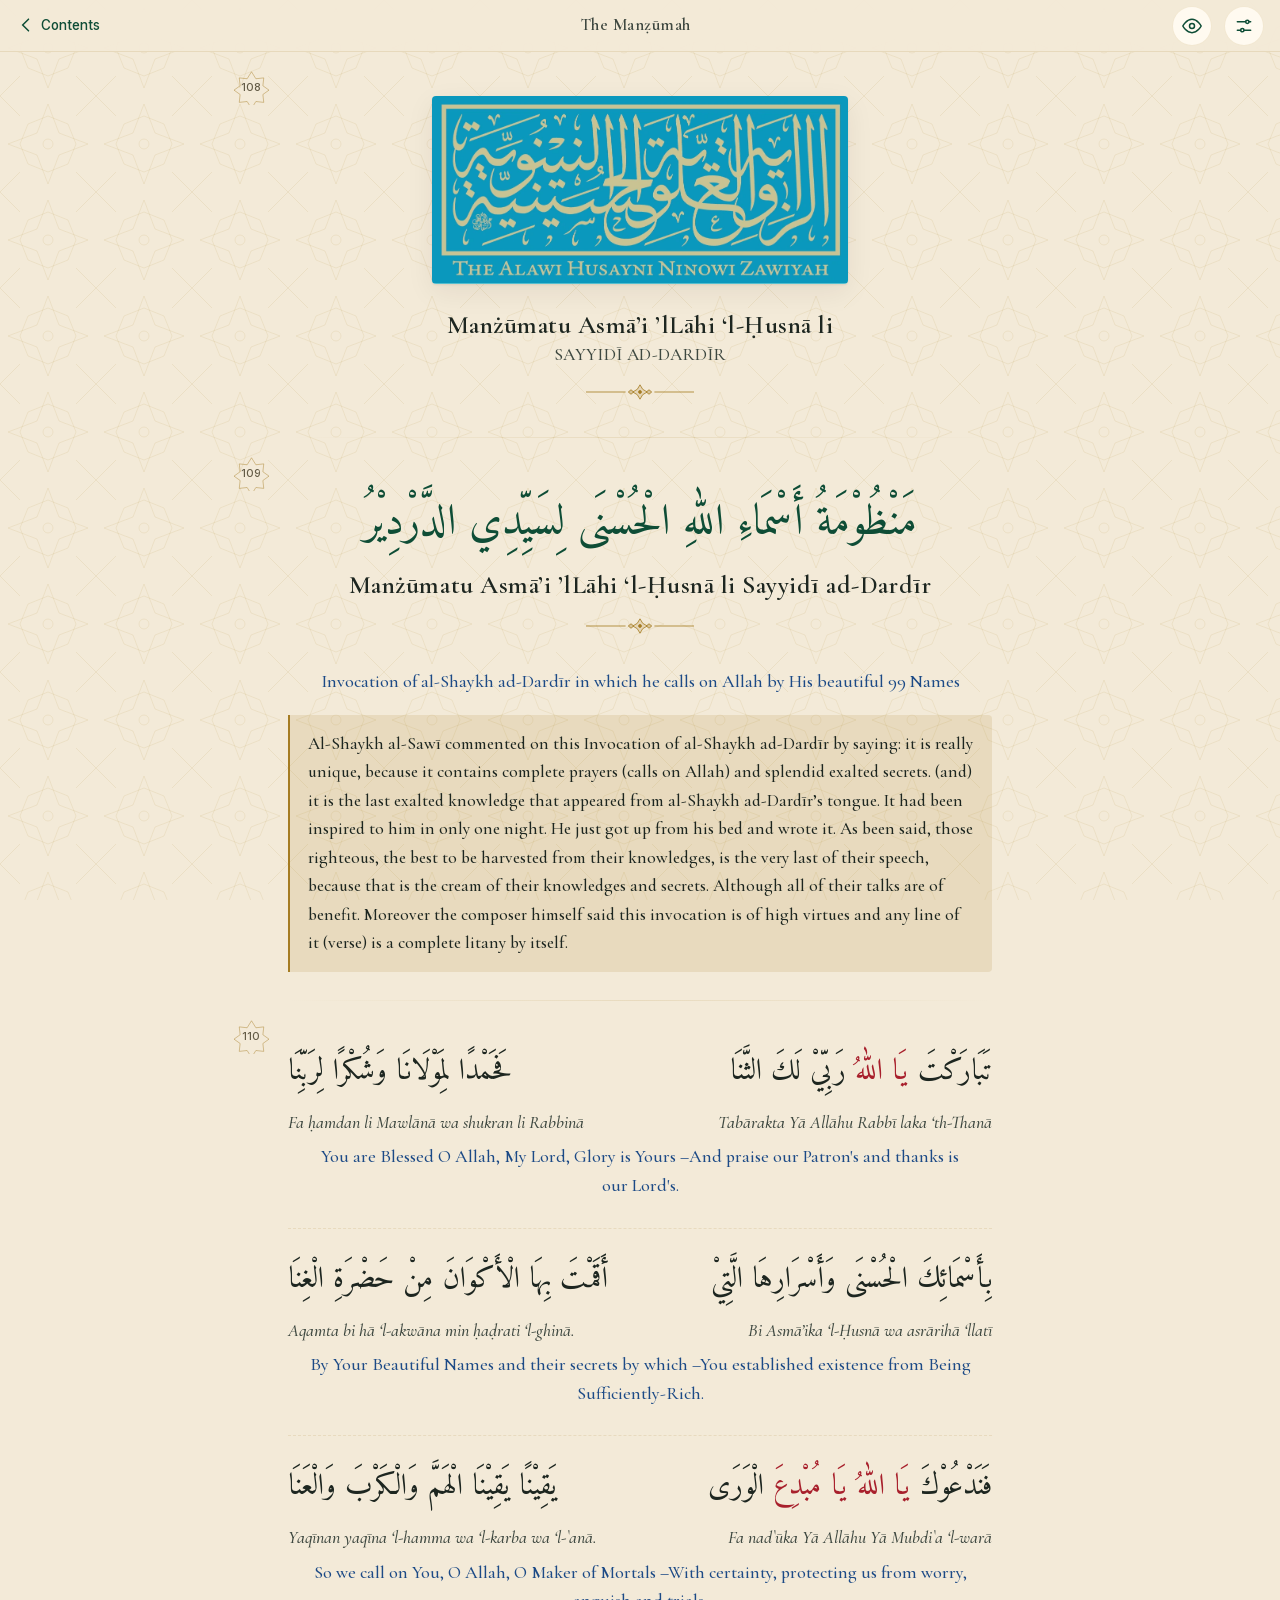
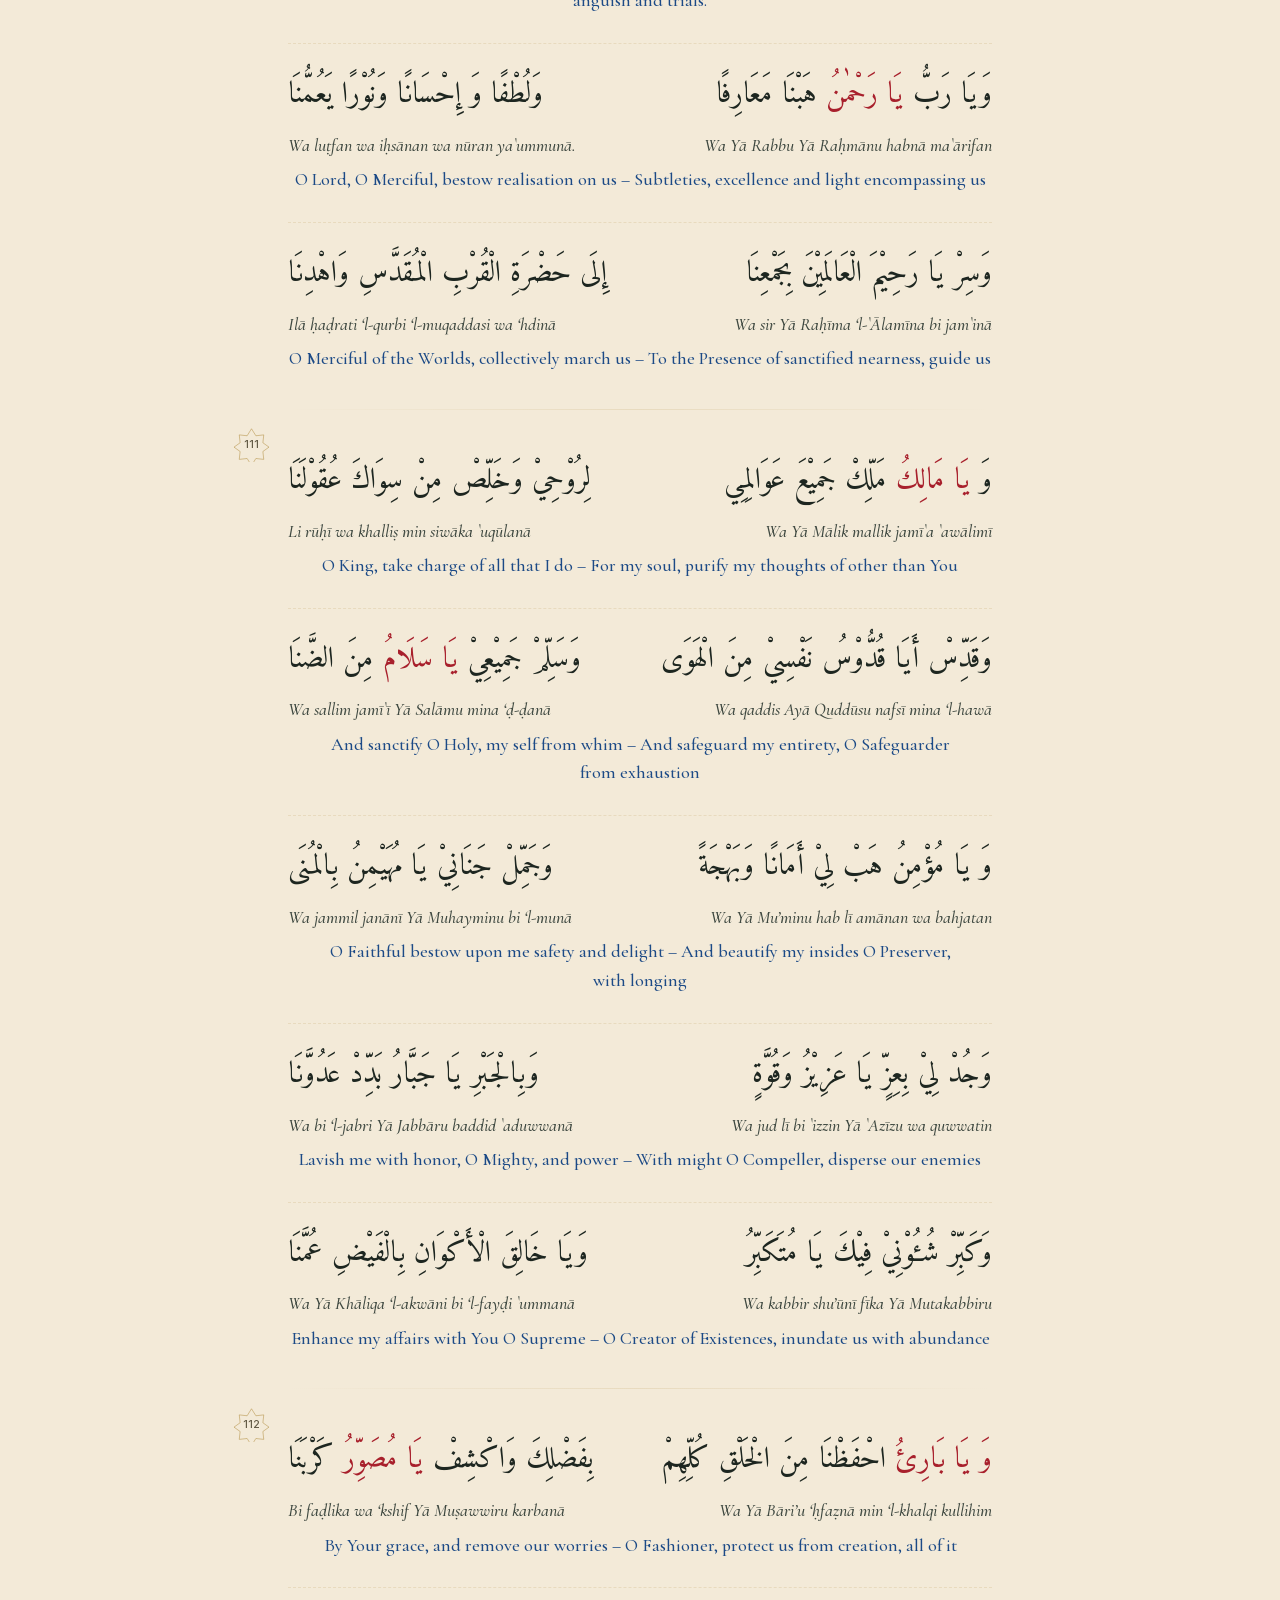
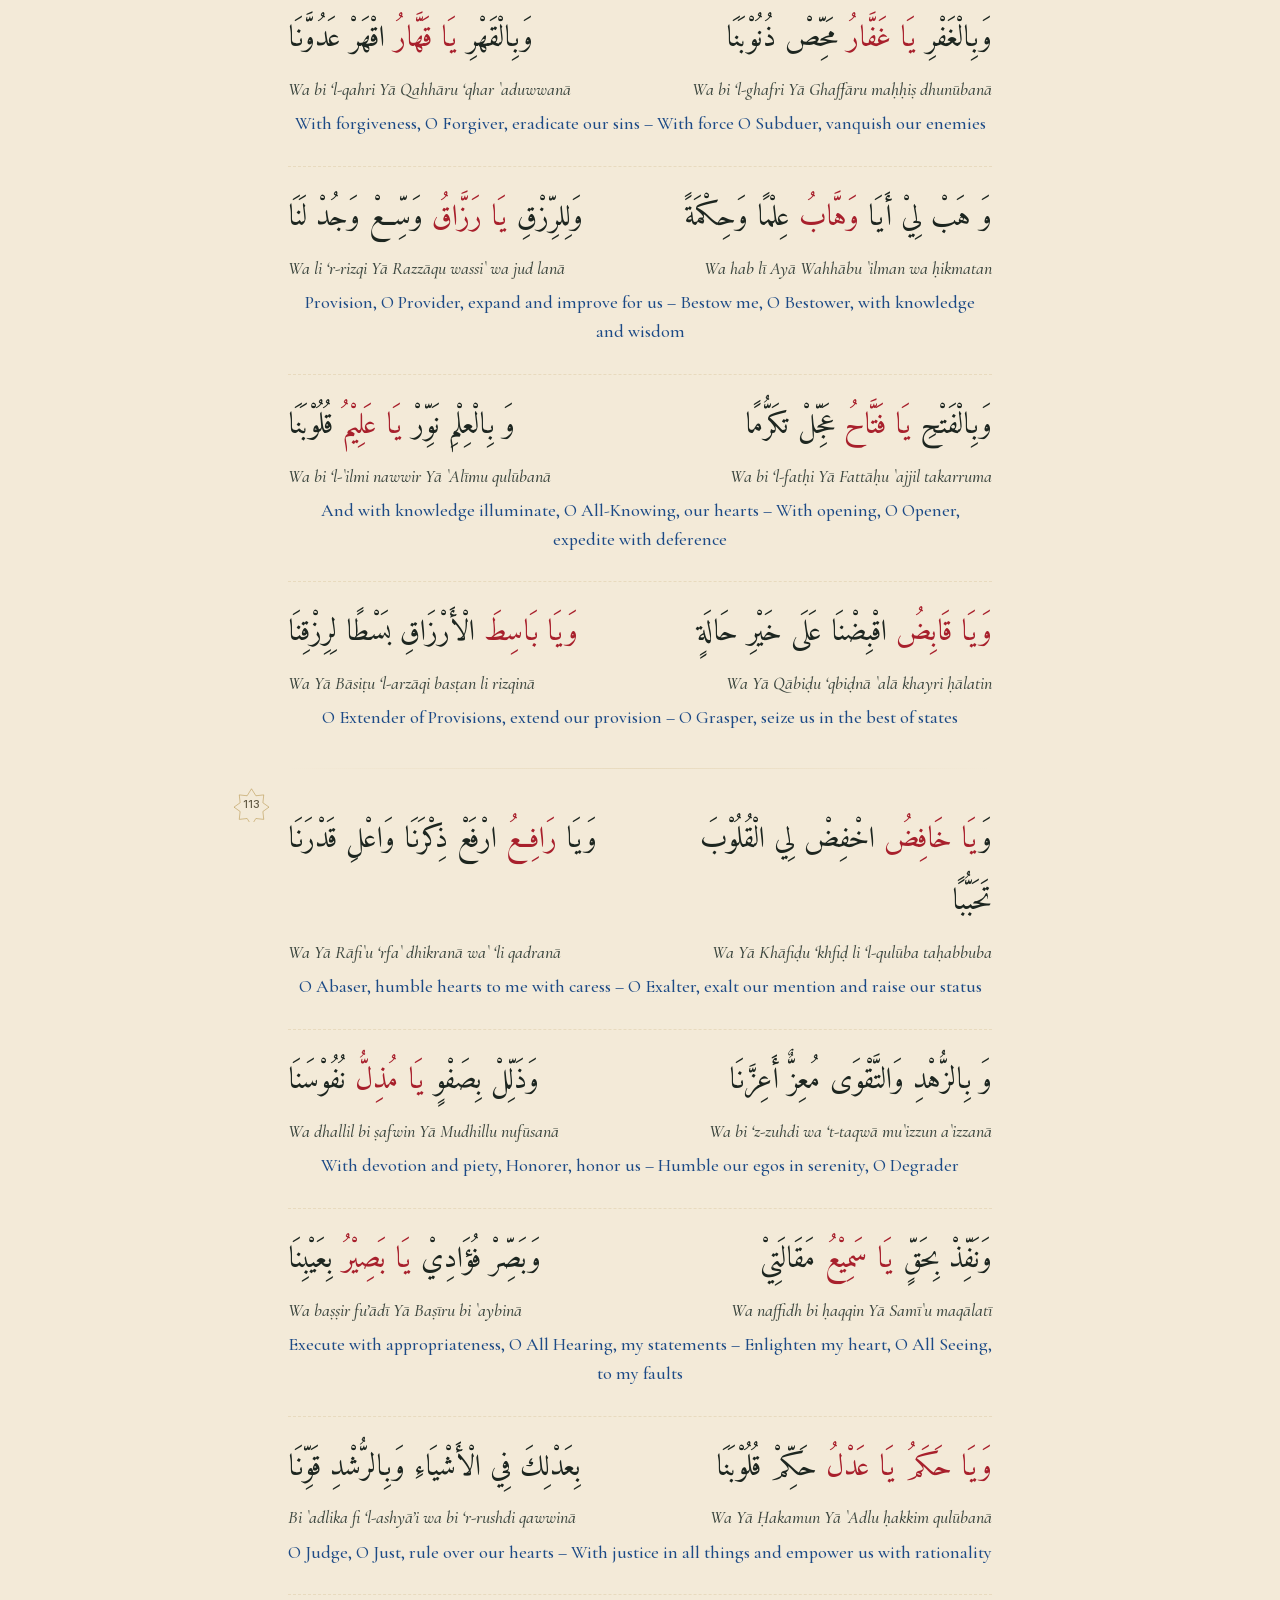
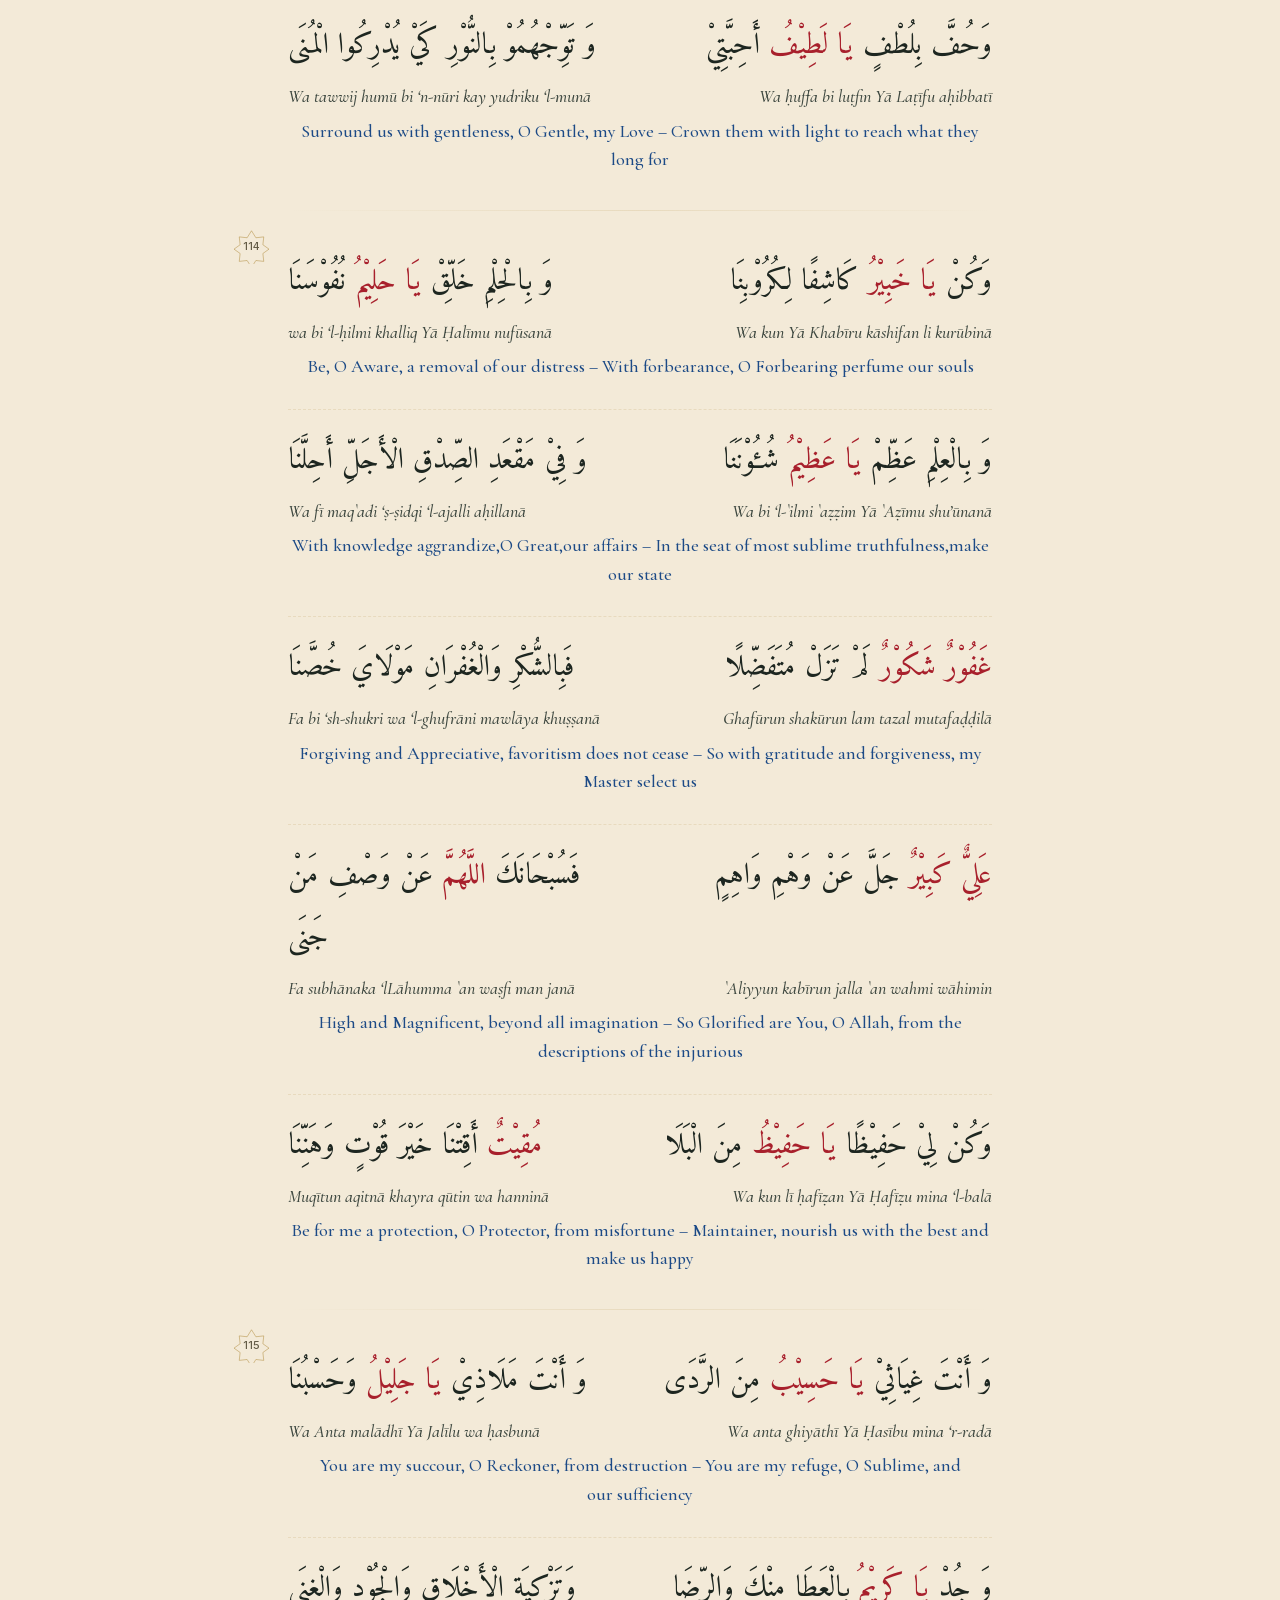
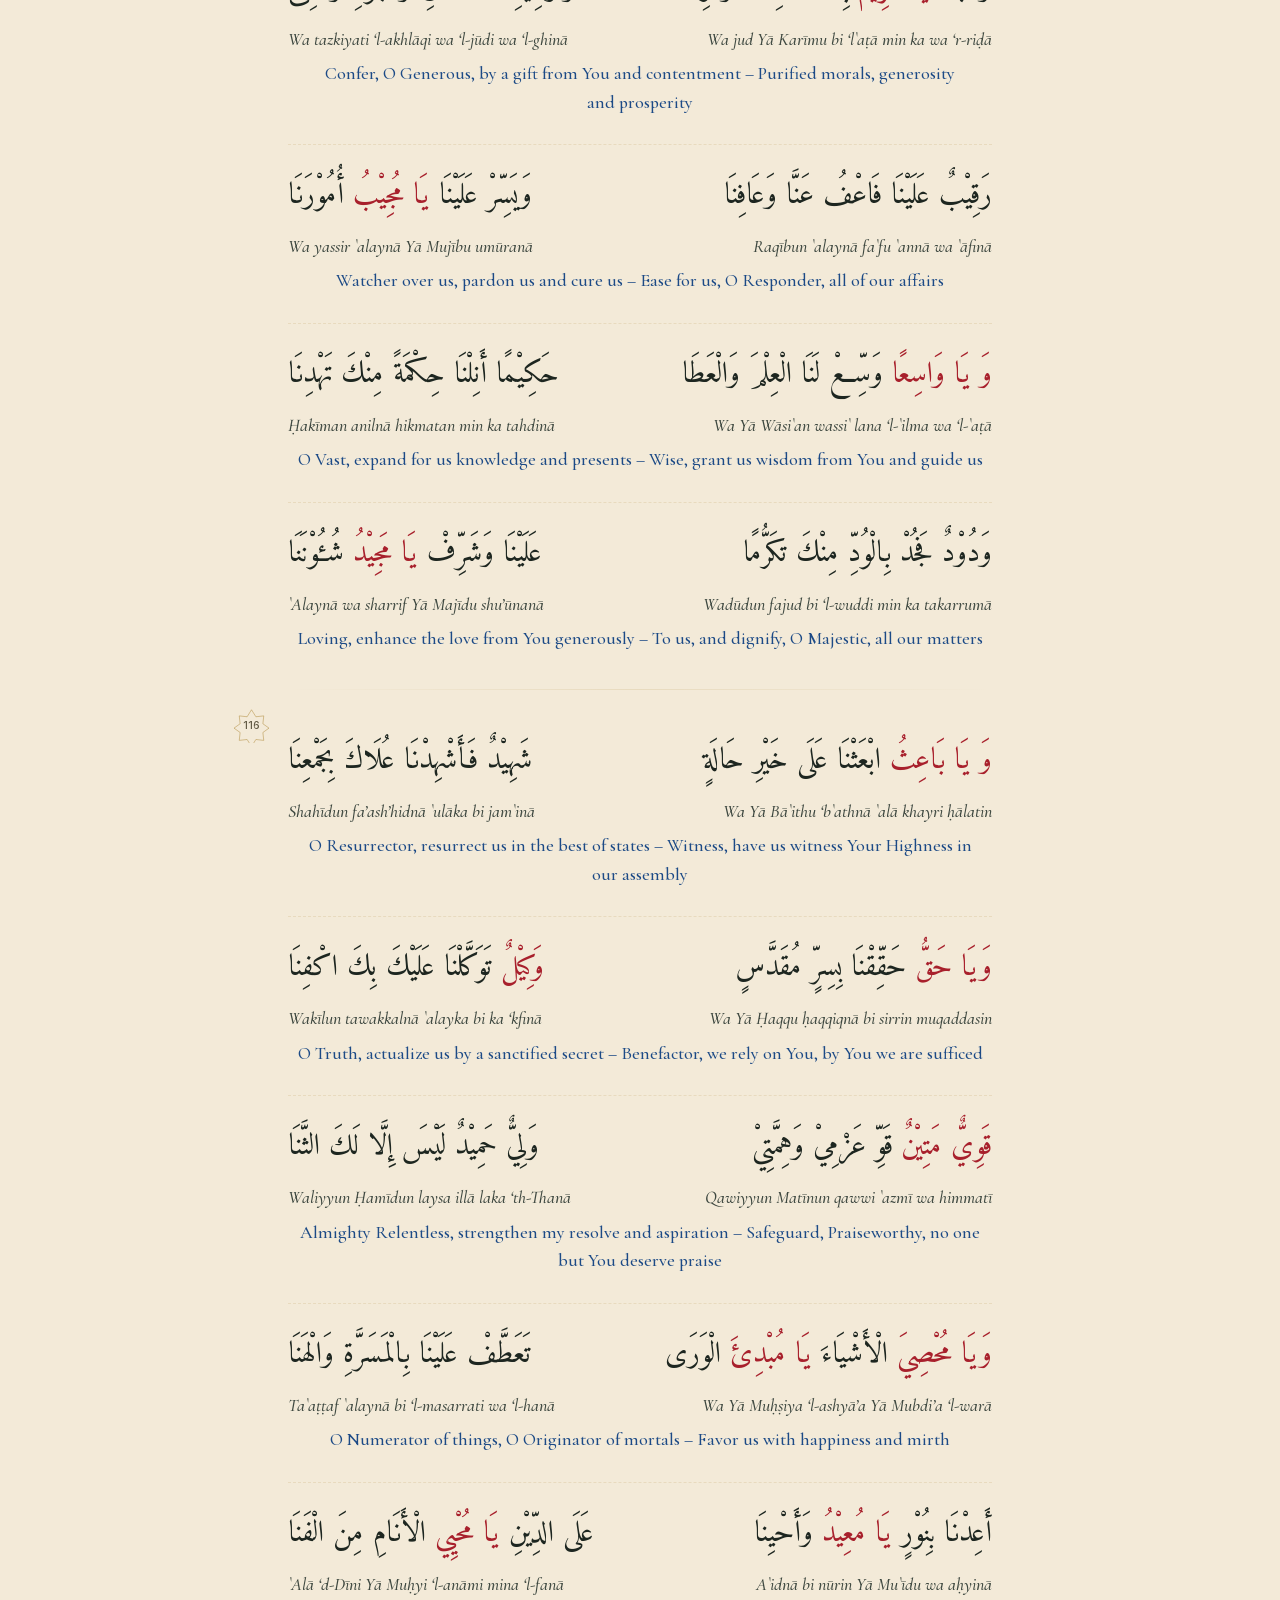
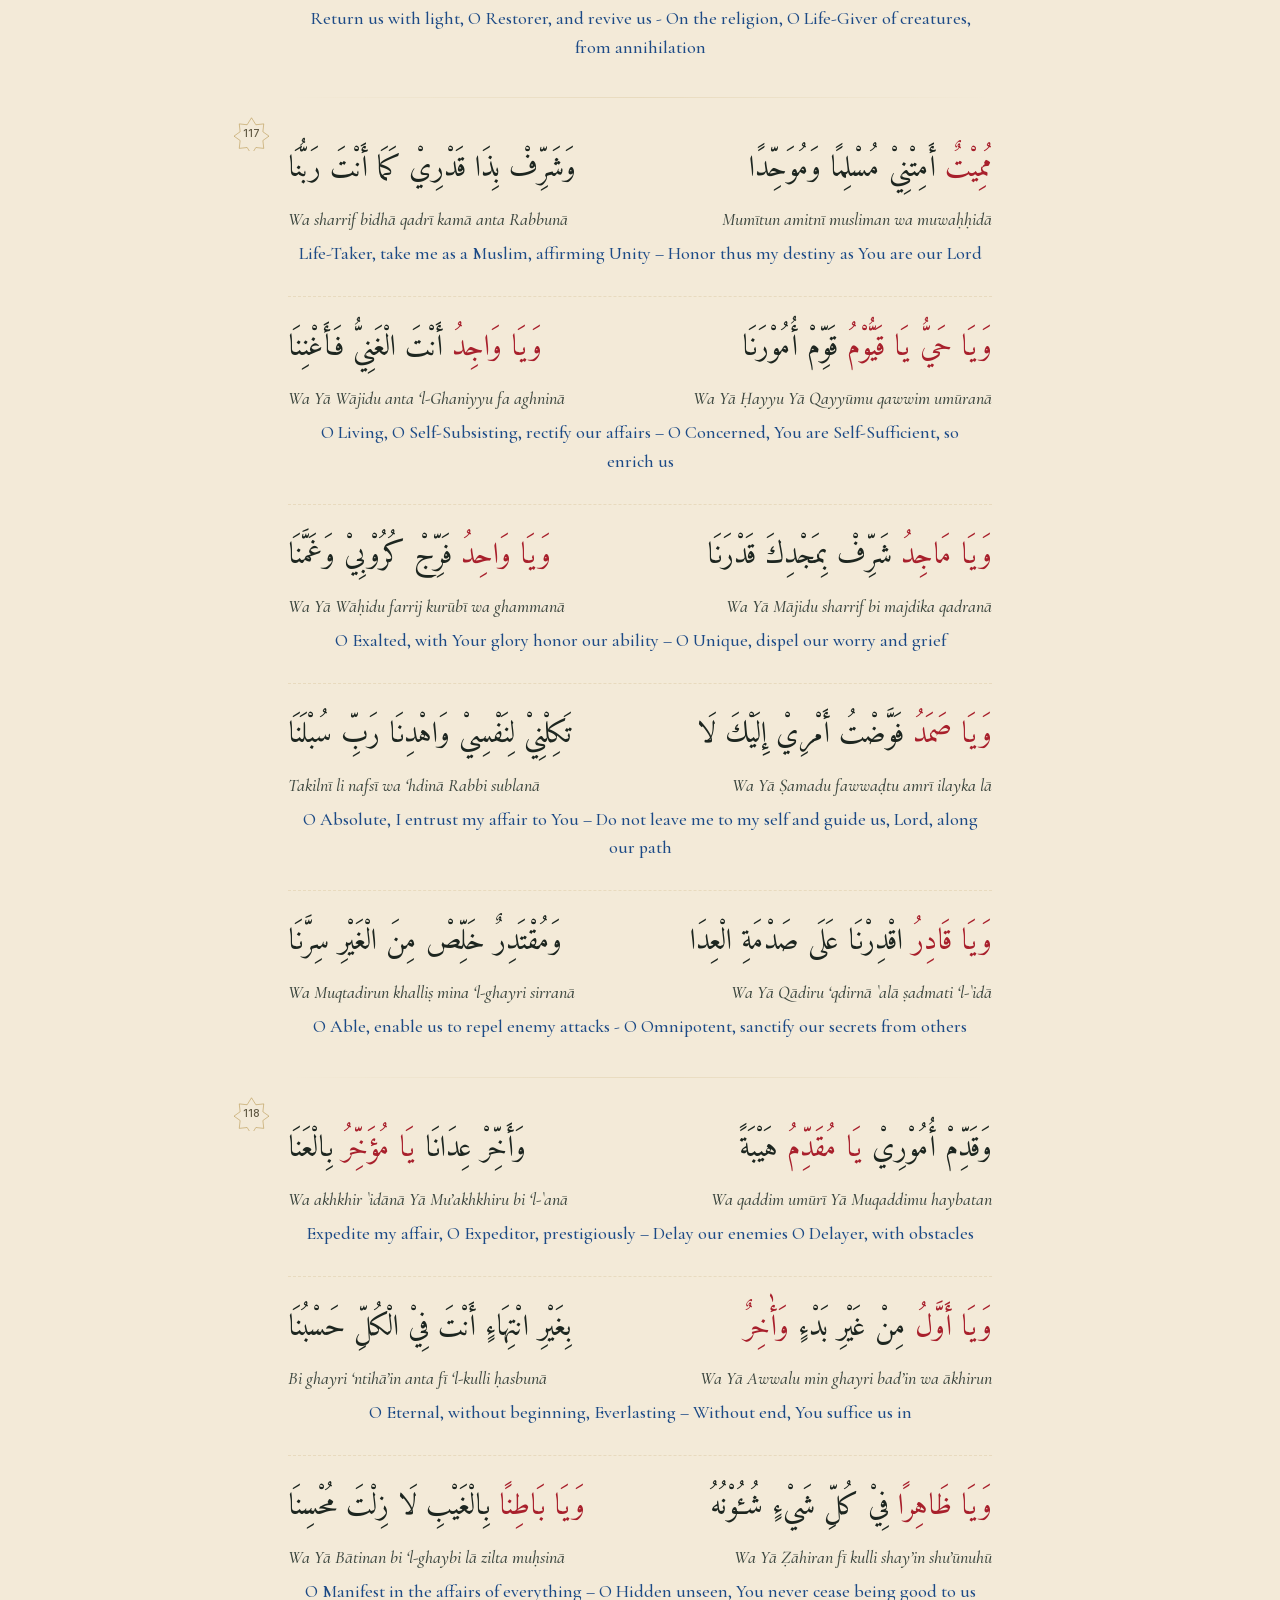
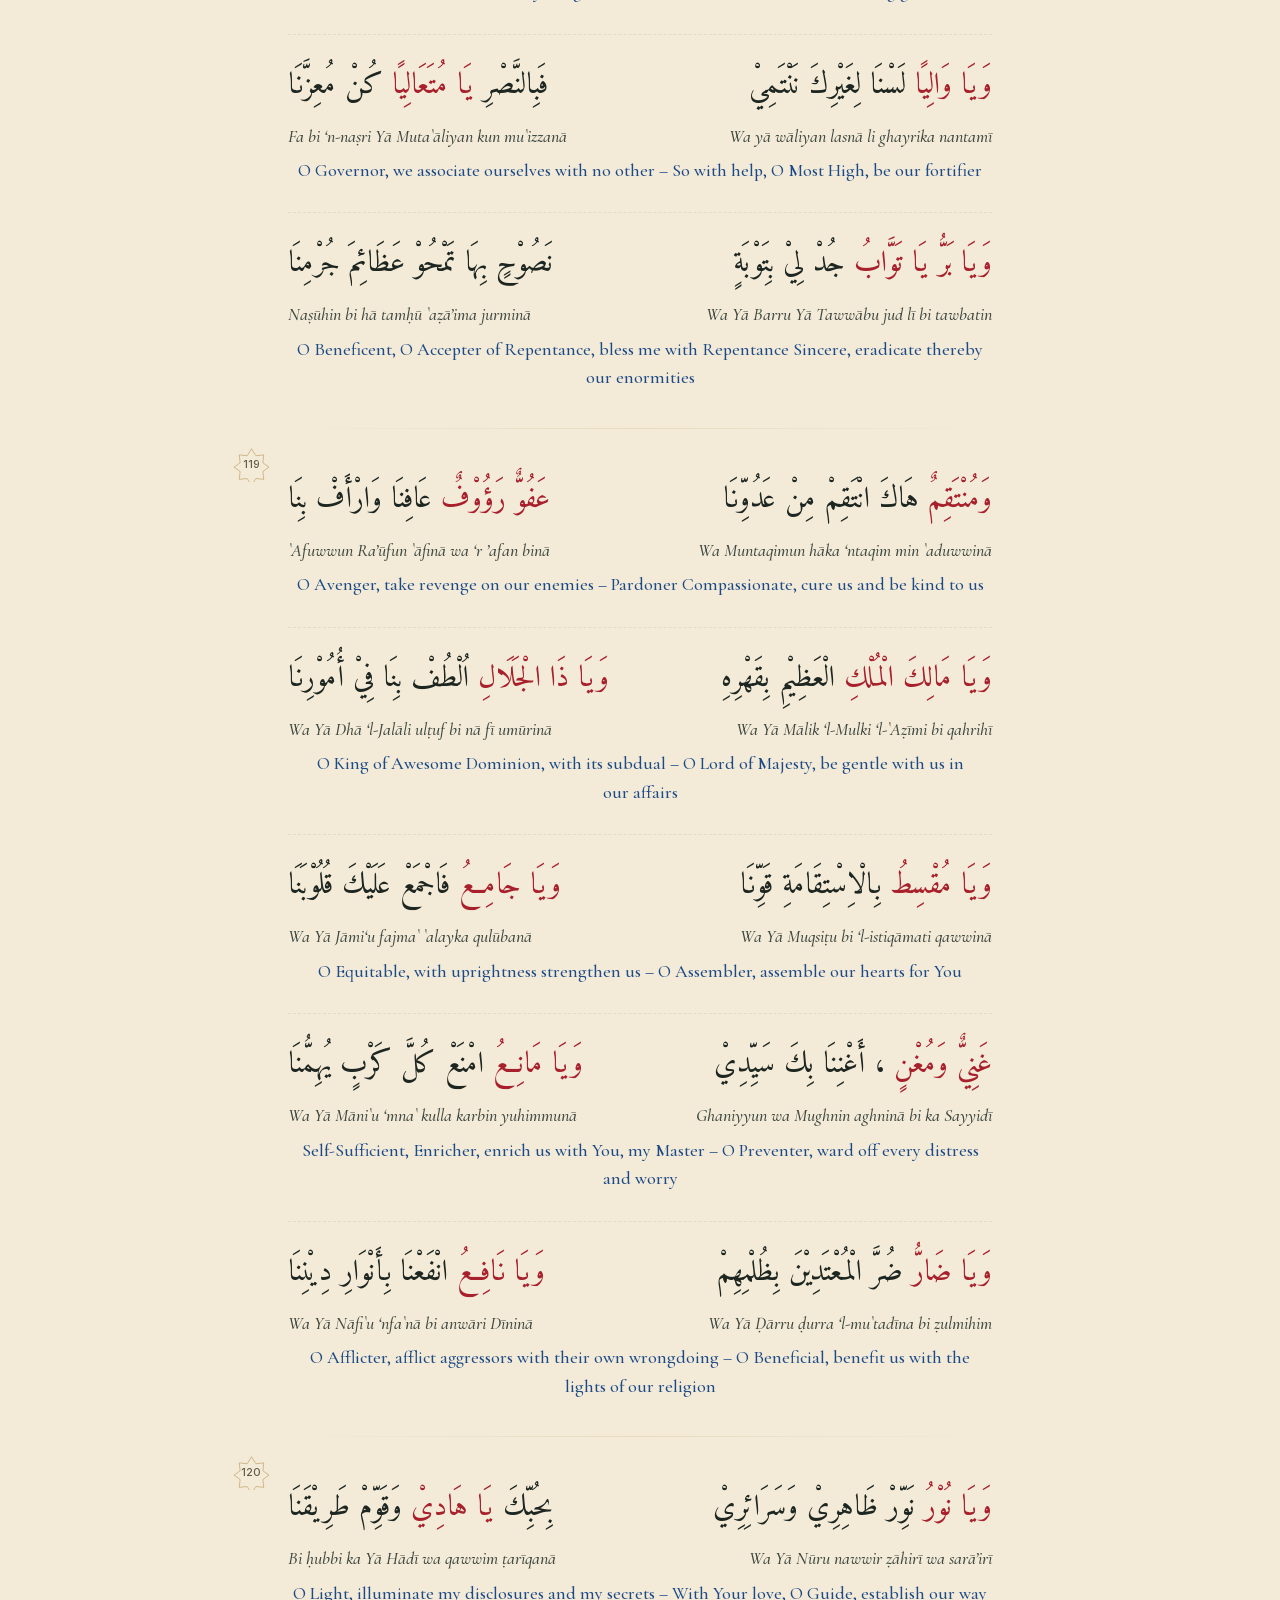
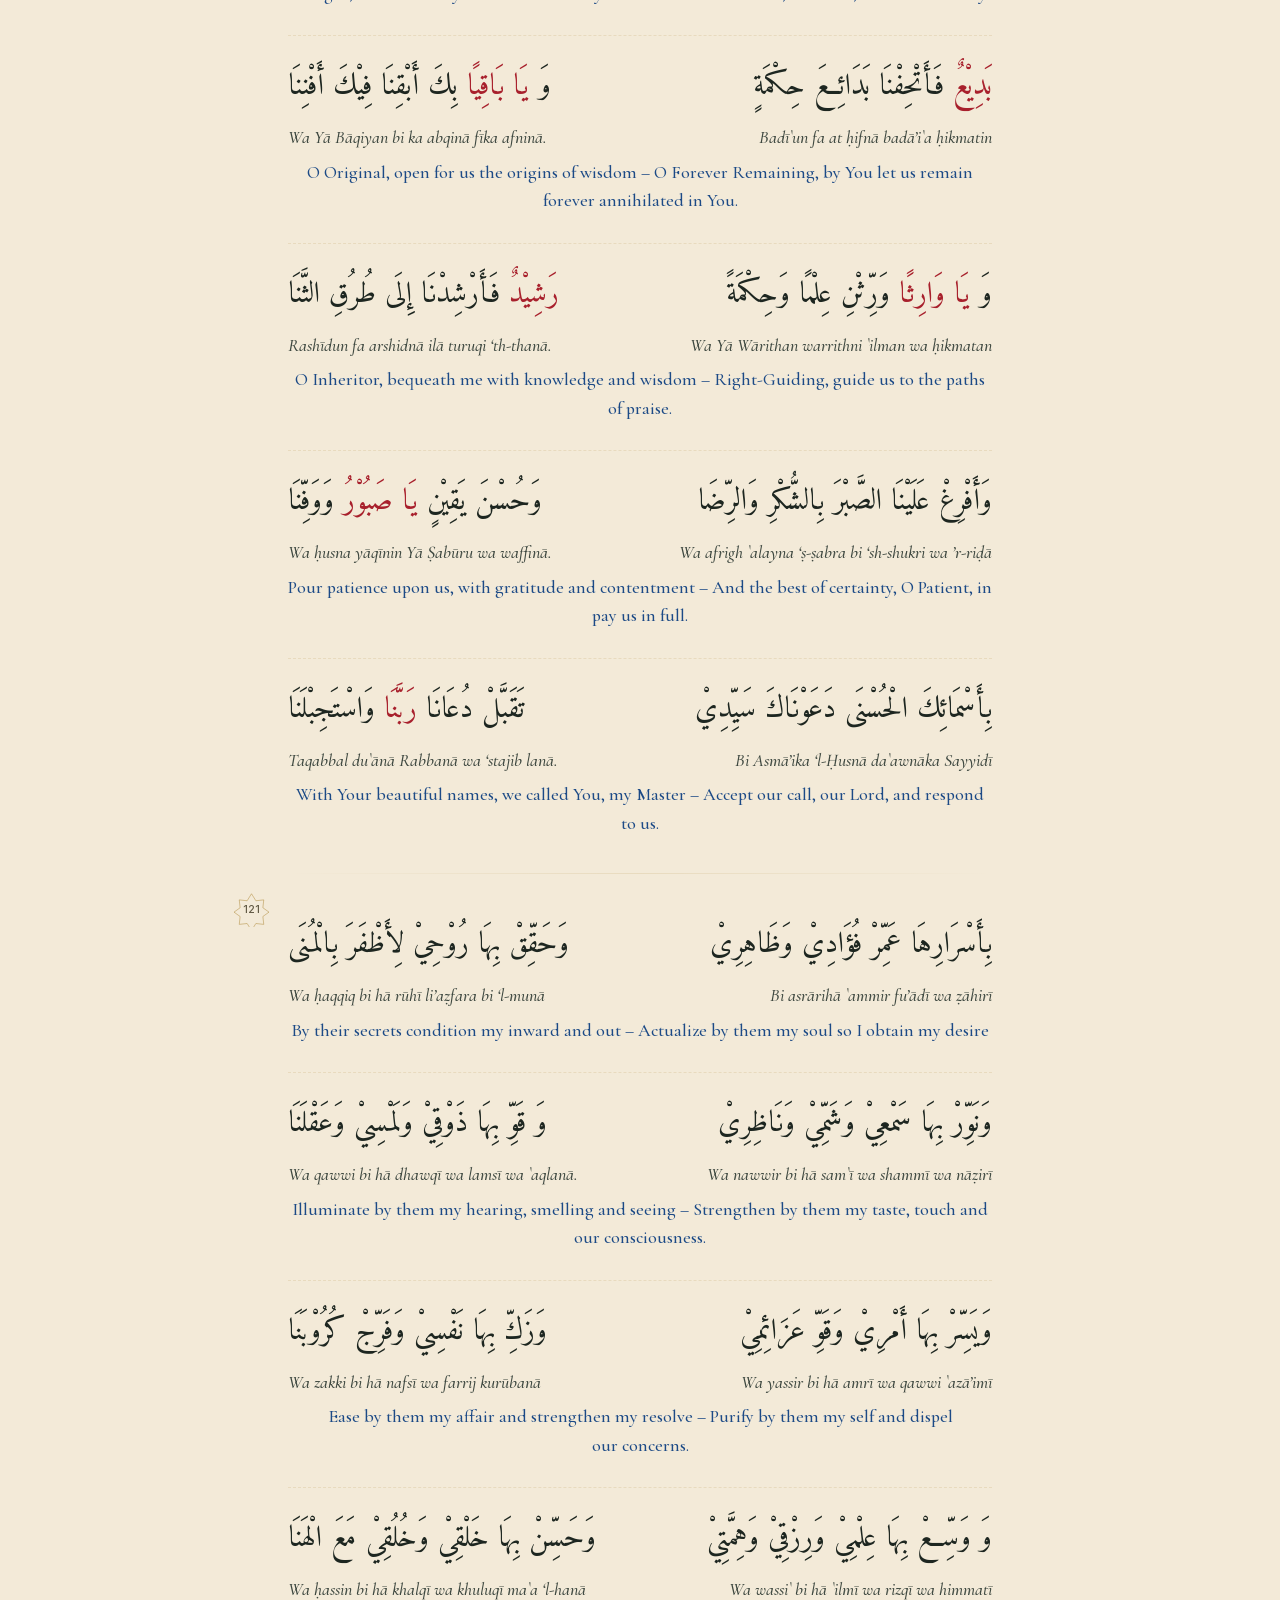
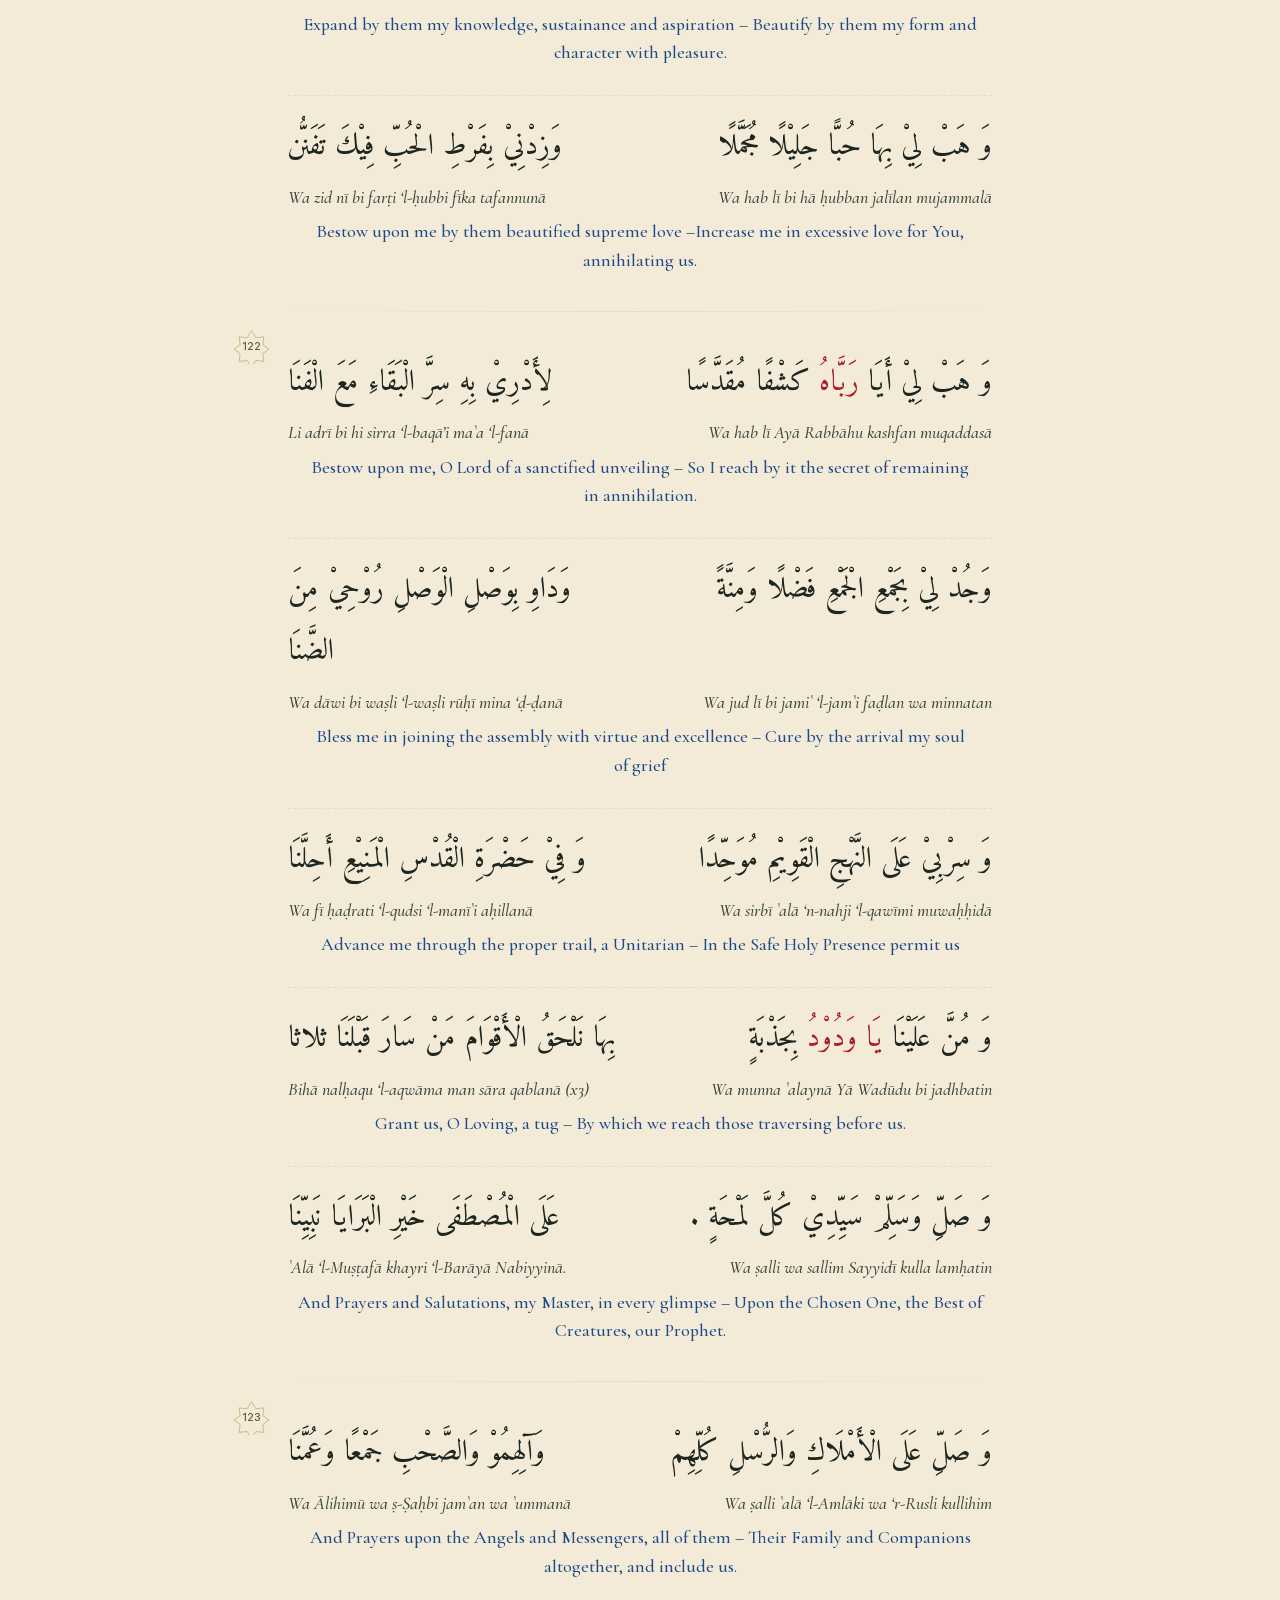
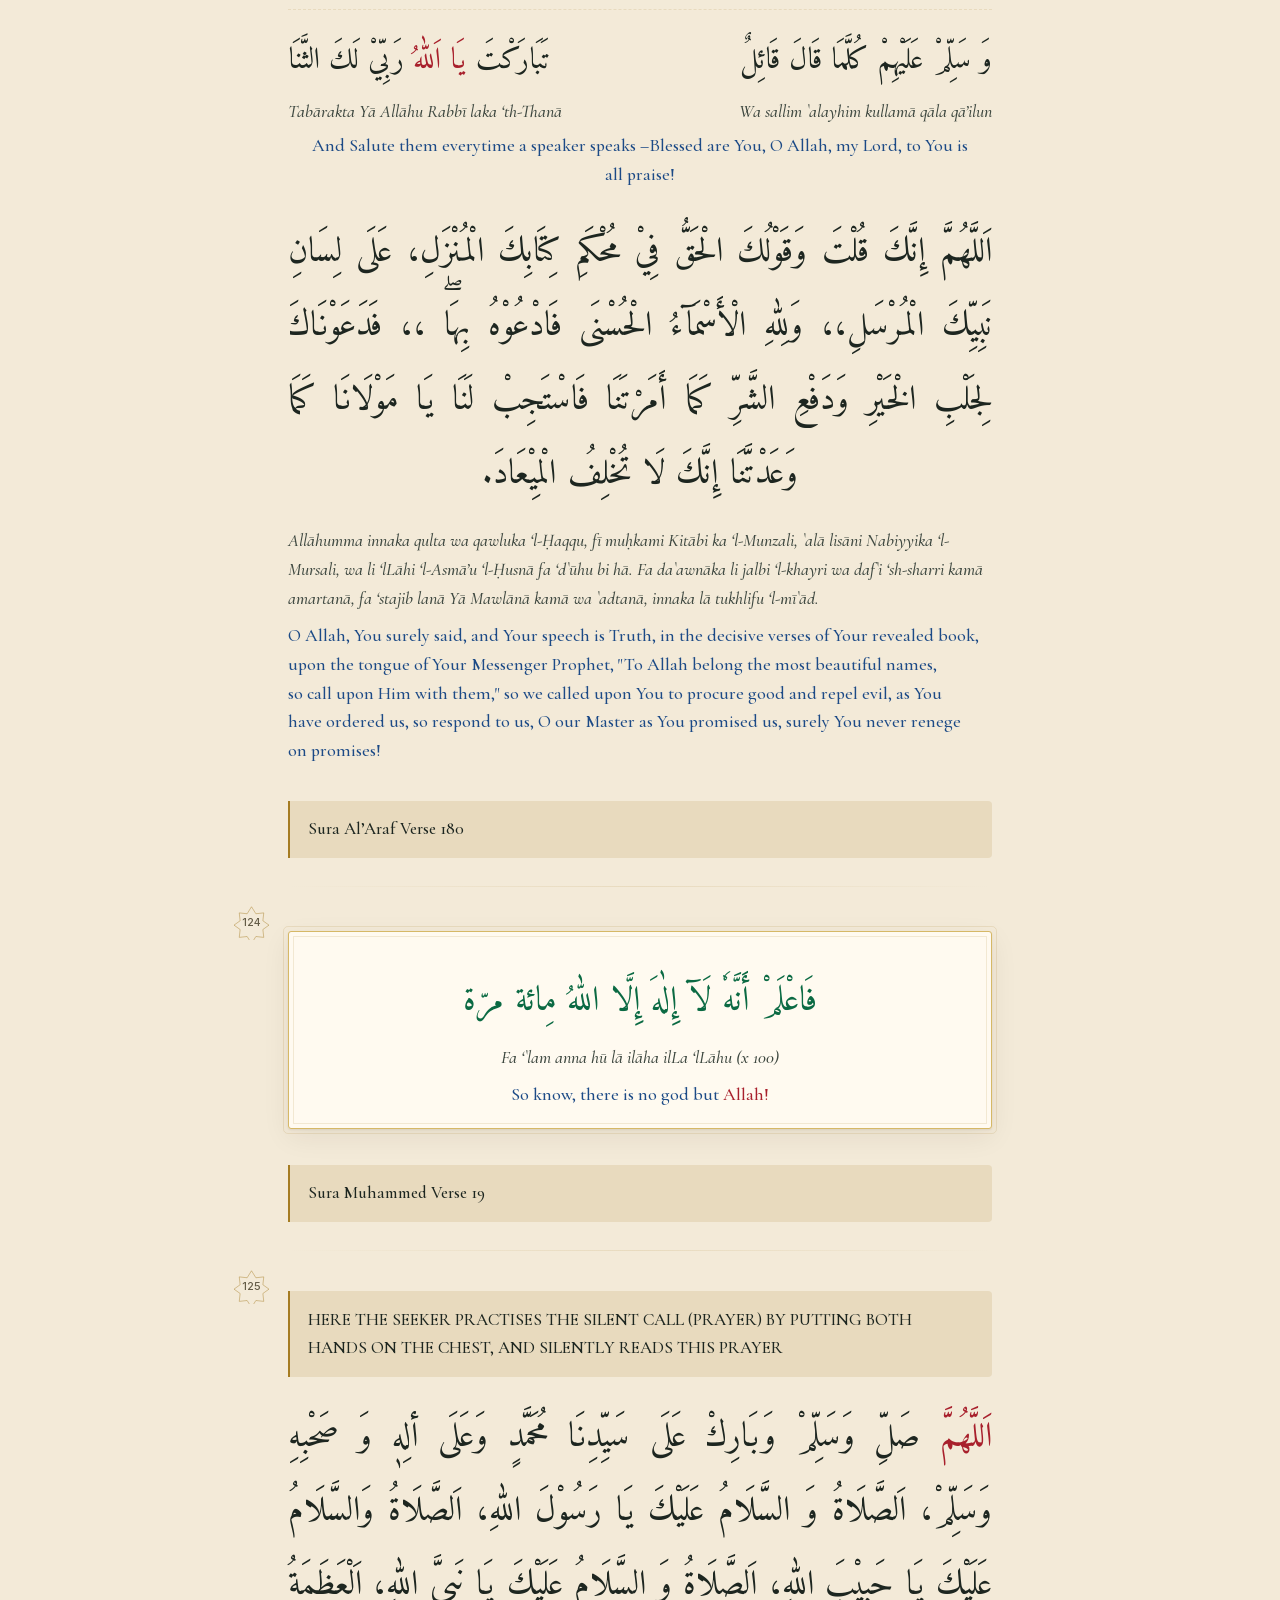
<file: weekly-awraad/manzumah.html>
<!doctype html>
<html lang="en">
<head>
<meta charset="utf-8">
<meta name="viewport" content="width=device-width, initial-scale=1, viewport-fit=cover">
<meta name="description" content="The Manẓūmah: Arabic, transliteration and translation from the Weekly Awraad, original pages 108–125.">
<meta name="theme-color" content="#0e4d36">
<meta name="apple-mobile-web-app-capable" content="yes">
<meta name="apple-mobile-web-app-title" content="Weekly Awraad">
<title>The Manẓūmah — Weekly Awraad</title>
<link rel="manifest" href="manifest.webmanifest">
<link rel="icon" href="icon-192.png">
<link rel="apple-touch-icon" href="icon-180.png">
<link rel="preload" href="fonts/amiri-arabic-normal-4f1f7d.woff2" as="font" type="font/woff2" crossorigin>
<link rel="preload" href="fonts/amiri-quran-arabic-normal-8aaeb9.woff2" as="font" type="font/woff2" crossorigin>
<link rel="stylesheet" href="fonts/fonts.css">
<link rel="stylesheet" href="styles.css">
<script>(function(){var d=document.documentElement;d.classList.add('js');try{var p=JSON.parse(localStorage.getItem('awraad-prefs')||'{}');if(p.theme)d.setAttribute('data-theme',p.theme);if(p.scale)d.style.setProperty('--ar-scale',p.scale);['ar','tr','en'].forEach(function(k){if(p[k]===false)d.classList.add('hide-'+k)})}catch(e){}})();window.PAGE_MAP=[[3,"."],[52,"opening"],[103,"dardir"],[107,"asma"],[125,"manzumah"],[140,"dua"]];</script>
<script src="app.js" defer></script>
</head>
<body class="page-section" data-section="manzumah">
<a class="skip" href="#text">Skip to text</a>
<header class="bar">
  <a class="bar-home" href="./" aria-label="Contents"><svg viewBox="0 0 24 24" aria-hidden="true"><path d="M15 5l-7 7 7 7"/></svg><span>Contents</span></a>
  <p class="bar-title">The Manẓūmah</p>
  <button type="button" class="bar-btn bar-recite" id="recite-btn" aria-pressed="false" aria-label="Recite mode">
    <svg viewBox="0 0 24 24" aria-hidden="true"><path d="M1 12s4-8 11-8 11 8 11 8-4 8-11 8S1 12 1 12z"/><circle cx="12" cy="12" r="3"/></svg>
  </button><button type="button" class="bar-btn" id="settings-btn" aria-controls="settings" aria-expanded="false" aria-label="Reading settings">
    <svg viewBox="0 0 24 24" aria-hidden="true"><path d="M4 7h10M18 7h2M4 17h4M12 17h8"/><circle cx="16" cy="7" r="2"/><circle cx="10" cy="17" r="2"/></svg>
  </button>
  <div class="progress" aria-hidden="true"><span></span></div>
</header>
<div class="settings" id="settings" hidden>
  <div class="settings-inner">
    <p class="settings-label">Show</p>
    <div class="chips" role="group" aria-label="Text layers">
      <button type="button" class="chip" data-layer="ar" aria-pressed="true" lang="ar">عربي</button>
      <button type="button" class="chip" data-layer="tr" aria-pressed="true">Transliteration</button>
      <button type="button" class="chip" data-layer="en" aria-pressed="true">Translation</button>
    </div>
    <p class="settings-label">Arabic size</p>
    <div class="chips" role="group" aria-label="Arabic size">
      <button type="button" class="chip" data-size="-1" aria-label="Smaller Arabic">A&minus;</button>
      <output class="size-out" id="size-out">100%</output>
      <button type="button" class="chip" data-size="1" aria-label="Larger Arabic">A+</button>
    </div>
    <p class="settings-label">Appearance</p>
    <div class="chips" role="group" aria-label="Theme">
      <button type="button" class="chip" data-theme-set="light">Day</button>
      <button type="button" class="chip" data-theme-set="dark">Night</button>
      <button type="button" class="chip" data-theme-set="auto">Auto</button>
    </div>
    <p class="settings-label">Navigate</p>
    <div class="chips">
      <input type="number" id="goto-page" class="goto-input" min="1" max="140" placeholder="Page 1–140" inputmode="numeric" autocomplete="off">
      <button type="button" class="chip" id="goto-btn">Go</button>
    </div>
    <p class="settings-label">Source</p>
    <div class="chips">
      <button type="button" class="chip" id="proof-toggle" aria-pressed="false">Compare with original pages</button>
      <a class="chip" href="Weekly-Awraad-Original.pdf" download>Original PDF</a>
    </div>
    <p class="offline-status" id="offline-status" role="status"></p>
  </div>
</div>
<main id="text" class="text">

<article class="folio" id="p108" data-page="108"><a class="folio-mark" href="pages/108.webp" title="View original page 108" aria-label="Original page 108">108</a><figure class="b-image b-image--dome"><img src="art/dome.webp" alt="The Green Dome of the Prophet’s Mosque in Madinah" loading="lazy" decoding="async"></figure><figure class="b-image b-image--emblem"><img src="art/emblem.webp" alt="Calligraphic emblem of the ʿAlawī Ḥusaynī Ninowī Zāwiyah" loading="lazy" decoding="async"></figure><header class="b-title"><p class="en">Manżūmatu Asmā’i ’lLāhi ‘l-Ḥusnā li</p><p class="en">SAYYIDĪ AD-DARDĪR</p></header></article><article class="folio" id="p109" data-page="109"><a class="folio-mark" href="pages/109.webp" title="View original page 109" aria-label="Original page 109">109</a><header class="b-title"><p class="ar" lang="ar" dir="rtl">مَنْظُوْمَةُ أَسْمَاءِ اللّٰهِ الْحُسْنَى لِسَيِّدِي الدَّرْدِيْرُ</p><p class="en">Manżūmatu Asmā’i ’lLāhi ‘l-Ḥusnā li Sayyidī ad-Dardīr</p></header><h3 class="b-heading"><span class="en">Invocation of al-Shaykh ad-Dardīr in which he calls on Allah by His beautiful 99 Names</span></h3><aside class="b-note"><p>Al-Shaykh al-Sawī commented on this Invocation of al-Shaykh ad-Dardīr by saying: it is really unique, because it contains complete prayers (calls on Allah) and splendid exalted secrets. (and) it is the last exalted knowledge that appeared from al-Shaykh ad-Dardīr’s tongue. It had been inspired to him in only one night. He just got up from his bed and wrote it. As been said, those righteous, the best to be harvested from their knowledges, is the very last of their speech, because that is the cream of their knowledges and secrets. Although all of their talks are of benefit. Moreover the composer himself said this invocation is of high virtues and any line of it (verse) is a complete litany by itself.</p></aside></article><article class="folio" id="p110" data-page="110"><a class="folio-mark" href="pages/110.webp" title="View original page 110" aria-label="Original page 110">110</a><section class="b-couplet"><div class="ar" lang="ar" dir="rtl"><span>تَبَارَكْتَ <em>يَا اللّٰهُ</em> رَبِّيْ لَكَ الثَّنَا</span><span>فَحَمْدًا لِمَوْلَانَا وَشُكْرًا لِرَبِّنَا</span></div><div class="tr"><span>Tabārakta Yā Allāhu Rabbī laka ‘th-Thanā</span><span>Fa ḥamdan li Mawlānā wa shukran li Rabbinā</span></div><div class="en"><p>You are Blessed O Allah, My Lord, Glory is Yours –And praise our Patron's and thanks is our Lord's.</p></div></section><section class="b-couplet"><div class="ar" lang="ar" dir="rtl"><span>بِأَسْمَائِكَ الْحُسْنَى وَأَسْرَارِهَا الَّتِيْ</span><span>أَقَمْتَ بِهَا الْأَكْوَانَ مِنْ حَضْرَةِ الْغِنَا</span></div><div class="tr"><span>Bi Asmā’ika ‘l-Ḥusnā wa asrārihā ‘llatī</span><span>Aqamta bi hā ‘l-akwāna min ḥaḍrati ‘l-ghinā.</span></div><div class="en"><p>By Your Beautiful Names and their secrets by which –You established existence from Being Sufficiently-Rich.</p></div></section><section class="b-couplet"><div class="ar" lang="ar" dir="rtl"><span>فَنَدْعُوْكَ <em>يَا اللّٰهُ يَا مُبْدِعَ</em> الْوَرَى</span><span>يَقِيْنًا يَقِيْنَا الْهَمَّ وَالْكَرْبَ وَالْعَنَا</span></div><div class="tr"><span>Fa nad`ūka Yā Allāhu Yā Mubdi`a ‘l-warā</span><span>Yaqīnan yaqīna ‘l-hamma wa ‘l-karba wa ‘l-`anā.</span></div><div class="en"><p>So we call on You, O Allah, O Maker of Mortals –With certainty, protecting us from worry, anguish and trials.</p></div></section><section class="b-couplet"><div class="ar" lang="ar" dir="rtl"><span>وَيَا رَبُّ <em>يَا رَحْمٰنُ</em> هَبْنَا مَعَارِفًا</span><span>وَلُطْفًا وَ إِحْسَانًا وَنُوْرًا يَعُمُّنَا</span></div><div class="tr"><span>Wa Yā Rabbu Yā Raḥmānu habnā ma`ārifan</span><span>Wa luṭfan wa iḥsānan wa nūran ya`ummunā.</span></div><div class="en"><p>O Lord, O Merciful, bestow realisation on us – Subtleties, excellence and light encompassing us</p></div></section><section class="b-couplet"><div class="ar" lang="ar" dir="rtl"><span>وَسِرْ يَا رَحِيْمَ الْعَالَمِيْنَ بِجَمْعِنَا</span><span>إِلَى حَضْرَةِ الْقُرْبِ الْمُقَدَّسِ وَاهْدِنَا</span></div><div class="tr"><span>Wa sir Yā Raḥīma ‘l-`Ālamīna bi jam`inā</span><span>Ilā ḥaḍrati ‘l-qurbi ‘l-muqaddasi wa ‘hdinā</span></div><div class="en"><p>O Merciful of the Worlds, collectively march us – To the Presence of sanctified nearness, guide us</p></div></section></article><article class="folio" id="p111" data-page="111"><a class="folio-mark" href="pages/111.webp" title="View original page 111" aria-label="Original page 111">111</a><section class="b-couplet"><div class="ar" lang="ar" dir="rtl"><span>وَ <em>يَا مَالِكُ</em> مَلِّكْ جَمِيْعَ عَوَالِمِي</span><span>لِرُوْحِيْ وَخَلِّصْ مِنْ سِوَاكَ عُقُوْلَنَا</span></div><div class="tr"><span>Wa Yā Mālik mallik jamī`a `awālimī</span><span>Li rūḥī wa khalliṣ min siwāka `uqūlanā</span></div><div class="en"><p>O King, take charge of all that I do – For my soul, purify my thoughts of other than You</p></div></section><section class="b-couplet"><div class="ar" lang="ar" dir="rtl"><span>وَقَدِّسْ أَيَا قُدُّوْسُ نَفْسِيْ مِنَ الْهَوَى</span><span>وَسَلِّمْ جَمِيْعِيْ <em>يَا سَلَامُ</em> مِنَ الضَّنَا</span></div><div class="tr"><span>Wa qaddis Ayā Quddūsu nafsī mina ‘l-hawā</span><span>Wa sallim jamī`ī Yā Salāmu mina ‘ḍ-ḍanā</span></div><div class="en"><p>And sanctify O Holy, my self from whim – And safeguard my entirety, O Safeguarder from exhaustion</p></div></section><section class="b-couplet"><div class="ar" lang="ar" dir="rtl"><span>وَ يَا مُؤْمِنُ هَبْ لِيْ أَمَانًا وَبَهْجَةً</span><span>وَجَمِّلْ جَنَانِيْ يَا مُهَيْمِنُ بِالْمُنَى</span></div><div class="tr"><span>Wa Yā Mu’minu hab lī amānan wa bahjatan</span><span>Wa jammil janānī Yā Muhayminu bi ‘l-munā</span></div><div class="en"><p>O Faithful bestow upon me safety and delight – And beautify my insides O Preserver, with longing</p></div></section><section class="b-couplet"><div class="ar" lang="ar" dir="rtl"><span>وَجُدْ لِيْ بِعِزٍّ يَا عَزِيْزُ وَقُوَّةٍ</span><span>وَبِالْجَبْرِ يَا جَبَّارُ بَدِّدْ عَدُوَّنَا</span></div><div class="tr"><span>Wa jud lī bi `izzin Yā `Azīzu wa quwwatin</span><span>Wa bi ‘l-jabri Yā Jabbāru baddid `aduwwanā</span></div><div class="en"><p>Lavish me with honor, O Mighty, and power – With might O Compeller, disperse our enemies</p></div></section><section class="b-couplet"><div class="ar" lang="ar" dir="rtl"><span>وَكَبِّرْ شُءُوْنِيْ فِيْكَ يَا مُتَكَبِّرُ</span><span>وَيَا خَالِقَ الْأَكْوَانِ بِالْفَيْضِ عُمَّنَا</span></div><div class="tr"><span>Wa kabbir shu’ūnī fīka Yā Mutakabbiru</span><span>Wa Yā Khāliqa ‘l-akwāni bi ‘l-fayḍi `ummanā</span></div><div class="en"><p>Enhance my affairs with You O Supreme – O Creator of Existences, inundate us with abundance</p></div></section></article><article class="folio" id="p112" data-page="112"><a class="folio-mark" href="pages/112.webp" title="View original page 112" aria-label="Original page 112">112</a><section class="b-couplet"><div class="ar" lang="ar" dir="rtl"><span><em>وَ يَا بَارِئُ</em> احْفَظْنَا مِنَ الْخَلْقِ كُلِّهِمْ</span><span>بِفَضْلِكَ وَاكْشِفْ <em>يَا مُصَوِّرُ</em> كَرْبَنَا</span></div><div class="tr"><span>Wa Yā Bāri’u ‘ḥfaẓnā min ‘l-khalqi kullihim</span><span>Bi faḍlika wa ‘kshif Yā Muṣawwiru karbanā</span></div><div class="en"><p>By Your grace, and remove our worries – O Fashioner, protect us from creation, all of it</p></div></section><section class="b-couplet"><div class="ar" lang="ar" dir="rtl"><span>وَبِالْغَفْرِ <em>يَا غَفَّارُ</em> مَحِّصْ ذُنُوْبَنَا</span><span>وَبِالْقَهْرِ <em>يَا قَهَّارُ</em> اقْهَرْ عَدُوَّنَا</span></div><div class="tr"><span>Wa bi ‘l-ghafri Yā Ghaffāru maḥḥiṣ dhunūbanā</span><span>Wa bi ‘l-qahri Yā Qahhāru ‘qhar `aduwwanā</span></div><div class="en"><p>With forgiveness, O Forgiver, eradicate our sins – With force O Subduer, vanquish our enemies</p></div></section><section class="b-couplet"><div class="ar" lang="ar" dir="rtl"><span>وَ هَبْ لِيْ أَيَا <em>وَهَّابُ</em> عِلْمًا وَحِكْمَةً</span><span>وَلِلرِّزْقِ <em>يَا رَزَّاقُ</em> وَسِّعْ وَجُدْ لَنَا</span></div><div class="tr"><span>Wa hab lī Ayā Wahhābu `ilman wa ḥikmatan</span><span>Wa li ‘r-rizqi Yā Razzāqu wassi` wa jud lanā</span></div><div class="en"><p>Provision, O Provider, expand and improve for us – Bestow me, O Bestower, with knowledge and wisdom</p></div></section><section class="b-couplet"><div class="ar" lang="ar" dir="rtl"><span>وَبِالْفَتْحِ <em>يَا فَتَّاحُ</em> عَجِّلْ تكَرُّمًا</span><span>وَ بِالْعِلْمِ نَوِّرْ <em>يَا عَلِيْمُ</em> قُلُوْبَنَا</span></div><div class="tr"><span>Wa bi ‘l-fatḥi Yā Fattāḥu `ajjil takarruma</span><span>Wa bi ‘l-`ilmi nawwir Yā `Alīmu qulūbanā</span></div><div class="en"><p>And with knowledge illuminate, O All-Knowing, our hearts – With opening, O Opener, expedite with deference</p></div></section><section class="b-couplet"><div class="ar" lang="ar" dir="rtl"><span><em>وَيَا قَابِضُ</em> اقْبِضْنَا عَلَى خَيْرِ حَالَةٍ</span><span><em>وَيَا بَاسِطَ</em> الْأَرْزَاقِ بَسْطًا لِرِزْقِنَا</span></div><div class="tr"><span>Wa Yā Qābiḍu ‘qbiḍnā `alā khayri ḥālatin</span><span>Wa Yā Bāsiṭu ‘l-arzāqi basṭan li rizqinā</span></div><div class="en"><p>O Extender of Provisions, extend our provision – O Grasper, seize us in the best of states</p></div></section></article><article class="folio" id="p113" data-page="113"><a class="folio-mark" href="pages/113.webp" title="View original page 113" aria-label="Original page 113">113</a><section class="b-couplet"><div class="ar" lang="ar" dir="rtl"><span>وَ<em>يَا خَافِضُ</em> اخْفِضْ لِي الْقُلُوْبَ تَحَبُّبًا</span><span>وَيَا <em>رَافِعُ</em> ارْفَعْ ذِكْرَنَا وَاعْلِ قَدْرَنَا</span></div><div class="tr"><span>Wa Yā Khāfiḍu ‘khfiḍ li ‘l-qulūba taḥabbuba</span><span>Wa Yā Rāfi`u ‘rfa` dhikranā wa` ‘li qadranā</span></div><div class="en"><p>O Abaser, humble hearts to me with caress – O Exalter, exalt our mention and raise our status</p></div></section><section class="b-couplet"><div class="ar" lang="ar" dir="rtl"><span>وَ بِالزُّهْدِ وَالتَّقْوَى مُعِزٌّ أَعِزَّنَا</span><span>وَذَلِّلْ بِصَفْوٍ <em>يَا مُذِلُّ</em> نُفُوْسَنَا</span></div><div class="tr"><span>Wa bi ‘z-zuhdi wa ‘t-taqwā mu`izzun a`izzanā</span><span>Wa dhallil bi ṣafwin Yā Mudhillu nufūsanā</span></div><div class="en"><p>With devotion and piety, Honorer, honor us – Humble our egos in serenity, O Degrader</p></div></section><section class="b-couplet"><div class="ar" lang="ar" dir="rtl"><span>وَنَفِّذْ بِحَقٍّ <em>يَا سَمِيْعُ</em> مَقَالَتِيْ</span><span>وَبَصِّرْ فُؤَادِيْ <em>يَا بَصِيْرُ</em> بِعَيْبِنَا</span></div><div class="tr"><span>Wa naffidh bi ḥaqqin Yā Samī`u maqālatī</span><span>Wa baṣṣir fu’ādī Yā Baṣīru bi `aybinā</span></div><div class="en"><p>Execute with appropriateness, O All Hearing, my statements – Enlighten my heart, O All Seeing, to my faults</p></div></section><section class="b-couplet"><div class="ar" lang="ar" dir="rtl"><span><em>وَيَا حَكَمُ يَا عَدْلُ</em> حَكِّمْ قُلُوْبَنَا</span><span>بِعَدْلِكَ فِي الْأَشْيَاءِ وَبِالرُّشْدِ قَوِّنَا</span></div><div class="tr"><span>Wa Yā Ḥakamun Yā `Adlu ḥakkim qulūbanā</span><span>Bi `adlika fi ‘l-ashyā’i wa bi ‘r-rushdi qawwinā</span></div><div class="en"><p>O Judge, O Just, rule over our hearts – With justice in all things and empower us with rationality</p></div></section><section class="b-couplet"><div class="ar" lang="ar" dir="rtl"><span>وَحُفَّ بِلُطْفٍ <em>يَا لَطِيْفُ</em> أَحِبَّتِيْ</span><span>وَ تَوِّجْهُمُوْ بِالنُّوْرِ كَيْ يُدْرِكُوا الْمُنَى</span></div><div class="tr"><span>Wa ḥuffa bi luṭfin Yā Laṭīfu aḥibbatī</span><span>Wa tawwij humū bi ‘n-nūri kay yudriku ‘l-munā</span></div><div class="en"><p>Surround us with gentleness, O Gentle, my Love – Crown them with light to reach what they long for</p></div></section></article><article class="folio" id="p114" data-page="114"><a class="folio-mark" href="pages/114.webp" title="View original page 114" aria-label="Original page 114">114</a><section class="b-couplet"><div class="ar" lang="ar" dir="rtl"><span>وَكُنْ <em>يَا خَبِيْرُ</em> كَاشِفًا لِكُرُوْبِنَا</span><span>وَ بِالْحِلْمِ خَلِّقْ <em>يَا حَلِيْمُ</em> نُفُوْسَنَا</span></div><div class="tr"><span>Wa kun Yā Khabīru kāshifan li kurūbinā</span><span>wa bi ‘l-ḥilmi khalliq Yā Ḥalīmu nufūsanā</span></div><div class="en"><p>Be, O Aware, a removal of our distress – With forbearance, O Forbearing perfume our souls</p></div></section><section class="b-couplet"><div class="ar" lang="ar" dir="rtl"><span>وَ بِالْعِلْمِ عَظِّمْ <em>يَا عَظِيْمُ</em> شُءُوْنَنَا</span><span>وَ فِيْ مَقْعَدِ الصِّدْقِ الْأَجَلِّ أَحِلَّنَا</span></div><div class="tr"><span>Wa bi ‘l-`ilmi `aẓẓim Yā `Aẓīmu shu’ūnanā</span><span>Wa fī maq`adi ‘ṣ-ṣidqi ‘l-ajalli aḥillanā</span></div><div class="en"><p>With knowledge aggrandize,O Great,our affairs – In the seat of most sublime truthfulness,make our state</p></div></section><section class="b-couplet"><div class="ar" lang="ar" dir="rtl"><span><em>غَفُوْرٌ شَكُوْرٌ</em> لَمْ تَزَلْ مُتَفَضِّلًا</span><span>فَبِالشُّكْرِ وَالْغُفْرَانِ مَوْلَايَ خُصَّنَا</span></div><div class="tr"><span>Ghafūrun shakūrun lam tazal mutafaḍḍilā</span><span>Fa bi ‘sh-shukri wa ‘l-ghufrāni mawlāya khuṣṣanā</span></div><div class="en"><p>Forgiving and Appreciative, favoritism does not cease – So with gratitude and forgiveness, my Master select us</p></div></section><section class="b-couplet"><div class="ar" lang="ar" dir="rtl"><span><em>عَلِيٌّ كَبِيْرٌ</em> جَلَّ عَنْ وَهْمِ وَاهِمٍ</span><span>فَسُبْحَانَكَ <em>اللَّهُمَّ</em> عَنْ وَصْفِ مَنْ جَنَى</span></div><div class="tr"><span>`Aliyyun kabīrun jalla `an wahmi wāhimin</span><span>Fa subhānaka ‘lLāhumma `an waṣfi man janā</span></div><div class="en"><p>High and Magnificent, beyond all imagination – So Glorified are You, O Allah, from the descriptions of the injurious</p></div></section><section class="b-couplet"><div class="ar" lang="ar" dir="rtl"><span>وَكُنْ لِيْ حَفِيْظًا <em>يَا حَفِيْظُ</em> مِنَ الْبَلَا</span><span><em>مُقِيْتٌ</em> أَقِتْنَا خَيْرَ قُوْتٍ وَهَنِّنَا</span></div><div class="tr"><span>Wa kun lī ḥafīẓan Yā Ḥafīẓu mina ‘l-balā</span><span>Muqītun aqitnā khayra qūtin wa hanninā</span></div><div class="en"><p>Be for me a protection, O Protector, from misfortune – Maintainer, nourish us with the best and make us happy</p></div></section></article><article class="folio" id="p115" data-page="115"><a class="folio-mark" href="pages/115.webp" title="View original page 115" aria-label="Original page 115">115</a><section class="b-couplet"><div class="ar" lang="ar" dir="rtl"><span>وَ أَنْتَ غِيَاثِيْ <em>يَا حَسِيْبُ</em> مِنَ الرَّدَى</span><span>وَ أَنْتَ مَلَاذِيْ <em>يَا جَلِيْلُ</em> وَحَسْبُنَا</span></div><div class="tr"><span>Wa anta ghiyāthī Yā Ḥasību mina ‘r-radā</span><span>Wa Anta malādhī Yā Jalīlu wa ḥasbunā</span></div><div class="en"><p>You are my succour, O Reckoner, from destruction – You are my refuge, O Sublime, and our sufficiency</p></div></section><section class="b-couplet"><div class="ar" lang="ar" dir="rtl"><span>وَ جُدْ <em>يَا كَرِيْمُ</em> بِالْعَطَا مِنْكَ وَالرِّضَا</span><span>وَتَزْكِيَةِ الْأَخْلَاقِ وَالْجُوْدِ وَالْغِنَى</span></div><div class="tr"><span>Wa jud Yā Karīmu bi ‘l`aṭā min ka wa ‘r-riḍā</span><span>Wa tazkiyati ‘l-akhlāqi wa ‘l-jūdi wa ‘l-ghinā</span></div><div class="en"><p>Confer, O Generous, by a gift from You and contentment – Purified morals, generosity and prosperity</p></div></section><section class="b-couplet"><div class="ar" lang="ar" dir="rtl"><span>رَقِيْبٌ عَلَيْنَا فَاعْفُ عَنَّا وَعَافِنَا</span><span>وَيَسِّرْ عَلَيْنَا <em>يَا مُجِيْبُ</em> أُمُوْرَنَا</span></div><div class="tr"><span>Raqībun `alaynā fa`fu `annā wa `āfinā</span><span>Wa yassir `alaynā Yā Mujību umūranā</span></div><div class="en"><p>Watcher over us, pardon us and cure us – Ease for us, O Responder, all of our affairs</p></div></section><section class="b-couplet"><div class="ar" lang="ar" dir="rtl"><span><em>وَ يَا وَاسِعًا</em> وَسِّعْ لَنَا الْعِلْمَ وَالْعَطَا</span><span>حَكِيْمًا أَنِلْنَا حِكْمَةً مِنْكَ تَهْدِنَا</span></div><div class="tr"><span>Wa Yā Wāsi`an wassi` lana ‘l-`ilma wa ‘l-`aṭā</span><span>Ḥakīman anilnā hikmatan min ka tahdinā</span></div><div class="en"><p>O Vast, expand for us knowledge and presents – Wise, grant us wisdom from You and guide us</p></div></section><section class="b-couplet"><div class="ar" lang="ar" dir="rtl"><span>وَدُوْدٌ فَجُدْ بِالْوُدِّ مِنْكَ تكَرُّمًا</span><span>عَلَيْنَا وَشَرِّفْ <em>يَا مَجِيْدُ</em> شُءُوْنَنَا</span></div><div class="tr"><span>Wadūdun fajud bi ‘l-wuddi min ka takarrumā</span><span>`Alaynā wa sharrif Yā Majīdu shu’ūnanā</span></div><div class="en"><p>Loving, enhance the love from You generously – To us, and dignify, O Majestic, all our matters</p></div></section></article><article class="folio" id="p116" data-page="116"><a class="folio-mark" href="pages/116.webp" title="View original page 116" aria-label="Original page 116">116</a><section class="b-couplet"><div class="ar" lang="ar" dir="rtl"><span><em>وَ يَا بَاعِثُ</em> ابْعَثْنَا عَلَى خَيْرِ حَالَةٍ</span><span>شَهِيْدٌ فَأَشْهِدْنَا عُلَاكَ بِجَمْعِنَا</span></div><div class="tr"><span>Wa Yā Bā`ithu ‘b`athnā `alā khayri ḥālatin</span><span>Shahīdun fa’ash’hidnā `ulāka bi jam`inā</span></div><div class="en"><p>O Resurrector, resurrect us in the best of states – Witness, have us witness Your Highness in our assembly</p></div></section><section class="b-couplet"><div class="ar" lang="ar" dir="rtl"><span><em>وَيَا حَقُّ</em> حَقِّقْنَا بِسِرٍّ مُقَدَّسٍ</span><span><em>وَكِيْلٌ</em> تَوَكَّلْنَا عَلَيْكَ بِكَ اكْفِنَا</span></div><div class="tr"><span>Wa Yā Ḥaqqu ḥaqqiqnā bi sirrin muqaddasin</span><span>Wakīlun tawakkalnā `alayka bi ka ‘kfinā</span></div><div class="en"><p>O Truth, actualize us by a sanctified secret – Benefactor, we rely on You, by You we are sufficed</p></div></section><section class="b-couplet"><div class="ar" lang="ar" dir="rtl"><span><em>قَوِيٌّ مَتِيْنٌ</em> قَوِّ عَزْمِيْ وَهِمَّتِيْ</span><span>وَلِيٌّ حَمِيْدٌ لَيْسَ إِلَّا لَكَ الثَّنَا</span></div><div class="tr"><span>Qawiyyun Matīnun qawwi `azmī wa himmatī</span><span>Waliyyun Ḥamīdun laysa illā laka ‘th-Thanā</span></div><div class="en"><p>Almighty Relentless, strengthen my resolve and aspiration – Safeguard, Praiseworthy, no one but You deserve praise</p></div></section><section class="b-couplet"><div class="ar" lang="ar" dir="rtl"><span><em>وَيَا مُحْصِيَ</em> الْأَشْيَاءَ <em>يَا مُبْدِئَ</em> الْوَرَى</span><span>تَعَطَّفْ عَلَيْنَا بِالْمَسَرَّةِ وَالْهَنَا</span></div><div class="tr"><span>Wa Yā Muḥṣiya ‘l-ashyā’a Yā Mubdi’a ‘l-warā</span><span>Ta`aṭṭaf `alaynā bi ‘l-masarrati wa ‘l-hanā</span></div><div class="en"><p>O Numerator of things, O Originator of mortals – Favor us with happiness and mirth</p></div></section><section class="b-couplet"><div class="ar" lang="ar" dir="rtl"><span>أَعِدْنَا بِنُوْرٍ <em>يَا مُعِيْدُ</em> وَأَحْيِنَا</span><span>عَلَى الدِّيْنِ <em>يَا مُحْيِي</em> الْأَنَامِ مِنَ الْفَنَا</span></div><div class="tr"><span>A`idnā bi nūrin Yā Mu`īdu wa aḥyinā</span><span>`Alā ‘d-Dīni Yā Muḥyi ‘l-anāmi mina ‘l-fanā</span></div><div class="en"><p>Return us with light, O Restorer, and revive us - On the religion, O Life-Giver of creatures, from annihilation</p></div></section></article><article class="folio" id="p117" data-page="117"><a class="folio-mark" href="pages/117.webp" title="View original page 117" aria-label="Original page 117">117</a><section class="b-couplet"><div class="ar" lang="ar" dir="rtl"><span><em>مُمِيْتٌ</em> أَمِتْنِيْ مُسْلِمًا وَمُوَحِّدًا</span><span>وَشَرِّفْ بِذَا قَدْرِيْ كَمَا أَنْتَ رَبُّنَا</span></div><div class="tr"><span>Mumītun amitnī musliman wa muwaḥḥidā</span><span>Wa sharrif bidhā qadrī kamā anta Rabbunā</span></div><div class="en"><p>Life-Taker, take me as a Muslim, affirming Unity – Honor thus my destiny as You are our Lord</p></div></section><section class="b-couplet"><div class="ar" lang="ar" dir="rtl"><span><em>وَيَا حَيُّ يَا قَيُّوْمُ</em> قَوِّمْ أُمُوْرَنَا</span><span><em>وَيَا وَاجِدُ</em> أَنْتَ الْغَنِيُّ فَأَغْنِنَا</span></div><div class="tr"><span>Wa Yā Ḥayyu Yā Qayyūmu qawwim umūranā</span><span>Wa Yā Wājidu anta ‘l-Ghaniyyu fa aghninā</span></div><div class="en"><p>O Living, O Self-Subsisting, rectify our affairs – O Concerned, You are Self-Sufficient, so enrich us</p></div></section><section class="b-couplet"><div class="ar" lang="ar" dir="rtl"><span><em>وَيَا مَاجِدُ</em> شَرِّفْ بِمَجْدِكَ قَدْرَنَا</span><span><em>وَيَا وَاحِدُ</em> فَرِّجْ كُرُوْبِيْ وَغَمَّنَا</span></div><div class="tr"><span>Wa Yā Mājidu sharrif bi majdika qadranā</span><span>Wa Yā Wāḥidu farrij kurūbī wa ghammanā</span></div><div class="en"><p>O Exalted, with Your glory honor our ability – O Unique, dispel our worry and grief</p></div></section><section class="b-couplet"><div class="ar" lang="ar" dir="rtl"><span><em>وَيَا صَمَدُ</em> فَوَّضْتُ أَمْرِيْ إِلَيْكَ لَا</span><span>تَكِلْنِيْ لِنَفْسِيْ وَاهْدِنَا رَبِّ سُبْلَنَا</span></div><div class="tr"><span>Wa Yā Ṣamadu fawwaḍtu amrī ilayka lā</span><span>Takilnī li nafsī wa ‘hdinā Rabbi sublanā</span></div><div class="en"><p>O Absolute, I entrust my affair to You – Do not leave me to my self and guide us, Lord, along our path</p></div></section><section class="b-couplet"><div class="ar" lang="ar" dir="rtl"><span><em>وَيَا قَادِرُ</em> اقْدِرْنَا عَلَى صَدْمَةِ الْعِدَا</span><span>وَمُقْتَدِرٌ خَلِّصْ مِنَ الْغَيْرِ سِرَّنَا</span></div><div class="tr"><span>Wa Yā Qādiru ‘qdirnā `alā ṣadmati ‘l-`idā</span><span>Wa Muqtadirun khalliṣ mina ‘l-ghayri sirranā</span></div><div class="en"><p>O Able, enable us to repel enemy attacks - O Omnipotent, sanctify our secrets from others</p></div></section></article><article class="folio" id="p118" data-page="118"><a class="folio-mark" href="pages/118.webp" title="View original page 118" aria-label="Original page 118">118</a><section class="b-couplet"><div class="ar" lang="ar" dir="rtl"><span>وَقَدِّمْ أُمُوْرِيْ <em>يَا مُقَدِّمُ</em> هَيْبَةً</span><span>وَأَخِّرْ عِدَانَا <em>يَا مُؤَخِّرُ</em> بِالْعَنَا</span></div><div class="tr"><span>Wa qaddim umūrī Yā Muqaddimu haybatan</span><span>Wa akhkhir `idānā Yā Mu’akhkhiru bi ‘l-`anā</span></div><div class="en"><p>Expedite my affair, O Expeditor, prestigiously – Delay our enemies O Delayer, with obstacles</p></div></section><section class="b-couplet"><div class="ar" lang="ar" dir="rtl"><span><em>وَيَا أَوَّلُ</em> مِنْ غَيْرِ بَدْءٍ <em>وَأٰخِرٌ</em></span><span>بِغَيْرِ انْتِهَاءٍ أَنْتَ فِيْ الْكُلِّ حَسْبُنَا</span></div><div class="tr"><span>Wa Yā Awwalu min ghayri bad’in wa ākhirun</span><span>Bi ghayri ‘ntihā’in anta fī ‘l-kulli ḥasbunā</span></div><div class="en"><p>O Eternal, without beginning, Everlasting – Without end, You suffice us in</p></div></section><section class="b-couplet"><div class="ar" lang="ar" dir="rtl"><span><em>وَيَا ظَاهِرًا</em> فِيْ كُلِّ شَيْءٍ شُءُوْنُهُ</span><span><em>وَيَا بَاطِنًا</em> بِالْغَيْبِ لَا زِلْتَ مُحْسِنَا</span></div><div class="tr"><span>Wa Yā Ẓāhiran fī kulli shay’in shu’ūnuhū</span><span>Wa Yā Bātinan bi ‘l-ghaybi lā zilta muḥsinā</span></div><div class="en"><p>O Manifest in the affairs of everything – O Hidden unseen, You never cease being good to us</p></div></section><section class="b-couplet"><div class="ar" lang="ar" dir="rtl"><span><em>وَيَا وَالِيًا</em> لَسْنَا لِغَيْرِكَ نَنْتَمِيْ</span><span>فَبِالنَّصْرِ <em>يَا مُتَعَالِيًا</em> كُنْ مُعِزَّنَا</span></div><div class="tr"><span>Wa yā wāliyan lasnā li ghayrika nantamī</span><span>Fa bi ‘n-naṣri Yā Muta`āliyan kun mu`izzanā</span></div><div class="en"><p>O Governor, we associate ourselves with no other – So with help, O Most High, be our fortifier</p></div></section><section class="b-couplet"><div class="ar" lang="ar" dir="rtl"><span><em>وَيَا بَرُّ يَا تَوَّابُ</em> جُدْ لِيْ بِتَوْبَةٍ</span><span>نَصُوْحٍ بِهَا تَمْحُوْ عَظَائِمَ جُرْمِنَا</span></div><div class="tr"><span>Wa Yā Barru Yā Tawwābu jud lī bi tawbatin</span><span>Naṣūhin bi hā tamḥū `aẓā’ima jurminā</span></div><div class="en"><p>O Beneficent, O Accepter of Repentance, bless me with Repentance Sincere, eradicate thereby our enormities</p></div></section></article><article class="folio" id="p119" data-page="119"><a class="folio-mark" href="pages/119.webp" title="View original page 119" aria-label="Original page 119">119</a><section class="b-couplet"><div class="ar" lang="ar" dir="rtl"><span><em>وَمُنْتَقِمٌ</em> هَاكَ انْتَقِمْ مِنْ عَدُوِّنَا</span><span><em>عَفُوٌّ رَؤُوْفٌ</em> عَافِنَا وَارْأَفْ بِنَا</span></div><div class="tr"><span>Wa Muntaqimun hāka ‘ntaqim min `aduwwinā</span><span>`Afuwwun Ra’ūfun `āfinā wa ‘r ’afan binā</span></div><div class="en"><p>O Avenger, take revenge on our enemies – Pardoner Compassionate, cure us and be kind to us</p></div></section><section class="b-couplet"><div class="ar" lang="ar" dir="rtl"><span><em>وَيَا مَالِكَ الْمُلْكِ</em> الْعَظِيْمِ بِقَهْرِهِ</span><span><em>وَيَا ذَا الْجَلَالِ</em> اُلْطُفْ بِنَا فِيْ أُمُوْرِنَا</span></div><div class="tr"><span>Wa Yā Mālik ‘l-Mulki ‘l-`Aẓīmi bi qahrihī</span><span>Wa Yā Dhā ‘l-Jalāli ulṭuf bi nā fī umūrinā</span></div><div class="en"><p>O King of Awesome Dominion, with its subdual – O Lord of Majesty, be gentle with us in our affairs</p></div></section><section class="b-couplet"><div class="ar" lang="ar" dir="rtl"><span><em>وَيَا مُقْسِطُ</em> بِالْاِسْتِقَامَةِ قَوِّنَا</span><span><em>وَيَا جَامِعُ</em> فَاجْمَعْ عَلَيْكَ قُلُوْبَنَا</span></div><div class="tr"><span>Wa Yā Muqsiṭu bi ‘l-istiqāmati qawwinā</span><span>Wa Yā Jāmi‘u fajma` `alayka qulūbanā</span></div><div class="en"><p>O Equitable, with uprightness strengthen us – O Assembler, assemble our hearts for You</p></div></section><section class="b-couplet"><div class="ar" lang="ar" dir="rtl"><span><em>غَنِيٌّ وَمُغْنٍ</em> ، أَغْنِنَا بِكَ سَيِّدِيْ</span><span><em>وَيَا مَانِعُ</em> امْنَعْ كُلَّ كَرْبٍ يُهِمُّنَا</span></div><div class="tr"><span>Ghaniyyun wa Mughnin aghninā bi ka Sayyidī</span><span>Wa Yā Māni`u ‘mna` kulla karbin yuhimmunā</span></div><div class="en"><p>Self-Sufficient, Enricher, enrich us with You, my Master – O Preventer, ward off every distress and worry</p></div></section><section class="b-couplet"><div class="ar" lang="ar" dir="rtl"><span><em>وَيَا ضَارُّ</em> ضُرَّ الْمُعْتَدِيْنَ بِظُلْمِهِمْ</span><span><em>وَيَا نَافِعُ</em> انْفَعْنَا بِأَنْوَارِ دِيْنِنَا</span></div><div class="tr"><span>Wa Yā Ḍārru ḍurra ‘l-mu`tadīna bi ẓulmihim</span><span>Wa Yā Nāfi`u ‘nfa`nā bi anwāri Dīninā</span></div><div class="en"><p>O Afflicter, afflict aggressors with their own wrongdoing – O Beneficial, benefit us with the lights of our religion</p></div></section></article><article class="folio" id="p120" data-page="120"><a class="folio-mark" href="pages/120.webp" title="View original page 120" aria-label="Original page 120">120</a><section class="b-couplet"><div class="ar" lang="ar" dir="rtl"><span><em>وَيَا نُوْرُ</em> نَوِّرْ ظَاهِرِيْ وَسَرَائِرِيْ</span><span>بِحُبِّكَ <em>يَا هَادِيْ</em> وَقَوِّمْ طَرِيْقَنَا</span></div><div class="tr"><span>Wa Yā Nūru nawwir ẓāhirī wa sarā’irī</span><span>Bi ḥubbi ka Yā Hādī wa qawwim ṭarīqanā</span></div><div class="en"><p>O Light, illuminate my disclosures and my secrets – With Your love, O Guide, establish our way</p></div></section><section class="b-couplet"><div class="ar" lang="ar" dir="rtl"><span><em>بَدِيْعٌ</em> فَأَتْحِفْنَا بَدَائِعَ حِكْمَةٍ</span><span>وَ <em>يَا بَاقِيًا</em> بِكَ أَبْقِنَا فِيْكَ أَفْنِنَا</span></div><div class="tr"><span>Badī`un fa at ḥifnā badā’i`a ḥikmatin</span><span>Wa Yā Bāqiyan bi ka abqinā fīka afninā.</span></div><div class="en"><p>O Original, open for us the origins of wisdom – O Forever Remaining, by You let us remain forever annihilated in You.</p></div></section><section class="b-couplet"><div class="ar" lang="ar" dir="rtl"><span>وَ <em>يَا وَارِثًا</em> وَرِّثْنِ عِلْمًا وَحِكْمَةً</span><span><em>رَشِيْدٌ</em> فَأَرْشِدْنَا إِلَى طُرُقِ الثَّنَا</span></div><div class="tr"><span>Wa Yā Wārithan warrithni `ilman wa ḥikmatan</span><span>Rashīdun fa arshidnā ilā turuqi ‘th-thanā.</span></div><div class="en"><p>O Inheritor, bequeath me with knowledge and wisdom – Right-Guiding, guide us to the paths of praise.</p></div></section><section class="b-couplet"><div class="ar" lang="ar" dir="rtl"><span>وَأَفْرِغْ عَلَيْنَا الصَّبْرَ بِالشُّكْرِ وَالرِّضَا</span><span>وَحُسْنَ يَقِيْنٍ <em>يَا صَبُوْرُ</em> وَوَفِّنَا</span></div><div class="tr"><span>Wa afrigh `alayna ‘ṣ-ṣabra bi ‘sh-shukri wa ’r-riḍā</span><span>Wa ḥusna yāqīnin Yā Ṣabūru wa waffinā.</span></div><div class="en"><p>Pour patience upon us, with gratitude and contentment – And the best of certainty, O Patient, in pay us in full.</p></div></section><section class="b-couplet"><div class="ar" lang="ar" dir="rtl"><span>بِأَسْمَائِكَ الْحُسْنَى دَعَوْنَاكَ سَيِّدِيْ</span><span>تَقَبَّلْ دُعَانَا <em>رَبَّنَا</em> وَاسْتَجِبْلَنَا</span></div><div class="tr"><span>Bi Asmā’ika ‘l-Ḥusnā da`awnāka Sayyidī</span><span>Taqabbal du`ānā Rabbanā wa ‘stajib lanā.</span></div><div class="en"><p>With Your beautiful names, we called You, my Master – Accept our call, our Lord, and respond to us.</p></div></section></article><article class="folio" id="p121" data-page="121"><a class="folio-mark" href="pages/121.webp" title="View original page 121" aria-label="Original page 121">121</a><section class="b-couplet"><div class="ar" lang="ar" dir="rtl"><span>بِأَسْرَارِهَا عَمِّرْ فُؤَادِيْ وَظَاهِرِيْ</span><span>وَحَقِّقْ بِهَا رُوْحِيْ لِأَظْفَرَ بِالْمُنَى</span></div><div class="tr"><span>Bi asrārihā `ammir fu’ādī wa ẓāhirī</span><span>Wa ḥaqqiq bi hā rūhī li’aẓfara bi ‘l-munā</span></div><div class="en"><p>By their secrets condition my inward and out – Actualize by them my soul so I obtain my desire</p></div></section><section class="b-couplet"><div class="ar" lang="ar" dir="rtl"><span>وَنَوِّرْ بِهَا سَمْعِيْ وَشَمِّيْ وَنَاظِرِيْ</span><span>وَ قَوِّ بِهَا ذَوْقِيْ وَلَمْسِيْ وَعَقْلَنَا</span></div><div class="tr"><span>Wa nawwir bi hā sam`ī wa shammī wa nāẓirī</span><span>Wa qawwi bi hā dhawqī wa lamsī wa `aqlanā.</span></div><div class="en"><p>Illuminate by them my hearing, smelling and seeing – Strengthen by them my taste, touch and our consciousness.</p></div></section><section class="b-couplet"><div class="ar" lang="ar" dir="rtl"><span>وَيَسِّرْ بِهَا أَمْرِيْ وَقَوِّ عَزَائِمِيْ</span><span>وَزَكِّ بِهَا نَفْسِيْ وَفَرِّجْ كُرُوْبَنَا</span></div><div class="tr"><span>Wa yassir bi hā amrī wa qawwi `azā’imī</span><span>Wa zakki bi hā nafsī wa farrij kurūbanā</span></div><div class="en"><p>Ease by them my affair and strengthen my resolve – Purify by them my self and dispel our concerns.</p></div></section><section class="b-couplet"><div class="ar" lang="ar" dir="rtl"><span>وَ وَسِّعْ بِهَا عِلْمِيْ وَرِزْقِيْ وَهِمَّتِيْ</span><span>وَحَسِّنْ بِهَا خَلْقِيْ وَخُلُقِيْ مَعَ الْهَنَا</span></div><div class="tr"><span>Wa wassi` bi hā `ilmī wa rizqī wa himmatī</span><span>Wa ḥassin bi hā khalqī wa khuluqī ma`a ‘l-hanā</span></div><div class="en"><p>Expand by them my knowledge, sustainance and aspiration – Beautify by them my form and character with pleasure.</p></div></section><section class="b-couplet"><div class="ar" lang="ar" dir="rtl"><span>وَ هَبْ لِيْ بِهَا حُبًّا جَلِيْلًا مُجَمَّلًا</span><span>وَزِدْنِيْ بِفَرْطِ الْحُبِّ فِيْكَ تَفَنُّن</span></div><div class="tr"><span>Wa hab lī bi hā ḥubban jalīlan mujammalā</span><span>Wa zid nī bi farṭi ‘l-ḥubbi fīka tafannunā</span></div><div class="en"><p>Bestow upon me by them beautified supreme love –Increase me in excessive love for You, annihilating us.</p></div></section></article><article class="folio" id="p122" data-page="122"><a class="folio-mark" href="pages/122.webp" title="View original page 122" aria-label="Original page 122">122</a><section class="b-couplet"><div class="ar" lang="ar" dir="rtl"><span>وَ هَبْ لِيْ أَيَا <em>رَبَّاهُ</em> كَشْفًا مُقَدَّسًا</span><span>لِأَدْرِيْ بِهِ سِرَّ الْبَقَاءِ مَعَ الْفَنَا</span></div><div class="tr"><span>Wa hab lī Ayā Rabbāhu kashfan muqaddasā</span><span>Li adrī bi hi sirra ‘l-baqā’i ma`a ‘l-fanā</span></div><div class="en"><p>Bestow upon me, O Lord of a sanctified unveiling – So I reach by it the secret of remaining in annihilation.</p></div></section><section class="b-couplet"><div class="ar" lang="ar" dir="rtl"><span>وَجُدْ لِيْ بِجَمْعِ الْجَمْعِ فَضْلًا وَمِنَّةً</span><span>وَدَاوِ بِوَصْلِ الْوَصْلِ رُوْحِيْ مِنَ الضَّنَا</span></div><div class="tr"><span>Wa jud lī bi jami` ‘l-jam`i faḍlan wa minnatan</span><span>Wa dāwi bi waṣli ‘l-waṣli rūḥī mina ‘ḍ-ḍanā</span></div><div class="en"><p>Bless me in joining the assembly with virtue and excellence – Cure by the arrival my soul of grief</p></div></section><section class="b-couplet"><div class="ar" lang="ar" dir="rtl"><span>وَ سِرْبِيْ عَلَى النَّهْجِ الْقَوِيْمِ مُوَحِّدًا</span><span>وَ فِيْ حَضْرَةِ الْقُدْسِ الْمَنِيْعِ أَحِلَّنَا</span></div><div class="tr"><span>Wa sirbī `alā ‘n-nahji ‘l-qawīmi muwaḥḥidā</span><span>Wa fī ḥaḍrati ‘l-qudsi ‘l-manī`i aḥillanā</span></div><div class="en"><p>Advance me through the proper trail, a Unitarian – In the Safe Holy Presence permit us</p></div></section><section class="b-couplet"><div class="ar" lang="ar" dir="rtl"><span>وَ مُنَّ عَلَيْنَا <em>يَا وَدُوْدُ</em> بِجَذْبَةٍ</span><span>بِهَا نَلْحَقُ الْأَقْوَامَ مَنْ سَارَ قَبْلَنَا ثلاثا</span></div><div class="tr"><span>Wa munna `alaynā Yā Wadūdu bi jadhbatin</span><span>Bihā nalḥaqu ‘l-aqwāma man sāra qablanā (x3)</span></div><div class="en"><p>Grant us, O Loving, a tug – By which we reach those traversing before us.</p></div></section><section class="b-couplet"><div class="ar" lang="ar" dir="rtl"><span>وَ صَلِّ وَسَلِّمْ سَيِّدِيْ كُلَّ لَمْحَةٍ .</span><span>عَلَى الْمُصْطَفَى خَيْرِ الْبَرَايَا نَبِيِّنَا</span></div><div class="tr"><span>Wa ṣalli wa sallim Sayyidī kulla lamḥatin</span><span>`Alā ‘l-Muṣṭafā khayri ‘l-Barāyā Nabiyyinā.</span></div><div class="en"><p>And Prayers and Salutations, my Master, in every glimpse – Upon the Chosen One, the Best of Creatures, our Prophet.</p></div></section></article><article class="folio" id="p123" data-page="123"><a class="folio-mark" href="pages/123.webp" title="View original page 123" aria-label="Original page 123">123</a><section class="b-couplet"><div class="ar" lang="ar" dir="rtl"><span>وَ صَلِّ عَلَى الْأَمْلَاكِ وَالرُّسْلِ كُلِّهِمْ</span><span>وَآلِهِمُوْ وَالصَّحْبِ جَمْعًا وَعُمَّنَا</span></div><div class="tr"><span>Wa ṣalli `alā ‘l-Amlāki wa ‘r-Rusli kullihim</span><span>Wa Ālihimū wa ṣ-Ṣaḥbi jam`an wa `ummanā</span></div><div class="en"><p>And Prayers upon the Angels and Messengers, all of them – Their Family and Companions altogether, and include us.</p></div></section><section class="b-couplet"><div class="ar" lang="ar" dir="rtl"><span>وَ سَلِّمْ عَلَيْهِمْ كُلَّمَا قَالَ قَائِلٌ</span><span>تَبَارَكْتَ <em>يَا اَللّٰهُ</em> رَبِّيْ لَكَ الثَّنَا</span></div><div class="tr"><span>Wa sallim `alayhim kullamā qāla qā’ilun</span><span>Tabārakta Yā Allāhu Rabbī laka ‘th-Thanā</span></div><div class="en"><p>And Salute them everytime a speaker speaks –Blessed are You, O Allah, my Lord, to You is all praise!</p></div></section><section class="b-passage kind-prayer"><div class="ar" lang="ar" dir="rtl"><p>اَللَّهُمَّ إِنَّكَ قُلْتَ وَقَوْلُكَ الْحَقُّ فِيْ مُحْكَمِ كِتَابِكَ الْمُنْزَلِ، عَلَى لِسَانِ نَبِيِّكَ الْمُرْسَلِ،، وَلِلّٰهِ الْأَسْمَآءُ الْحُسْنَى فَادْعُوْهُ بِهَاۖ ،، فَدَعَوْنَاكَ لِجَلْبِ الْخَيْرِ وَدَفْعِ الشَّرِّ كَمَا أَمَرْتَنَا فَاسْتَجِبْ لَنَا يَا مَوْلَانَا كَمَا وَعَدْتَّنَا إِنَّكَ لَا تُخْلِفُ الْمِيْعَادَ.</p></div><div class="tr"><p>Allāhumma innaka qulta wa qawluka ‘l-Ḥaqqu, fī muḥkami Kitābi ka ‘l-Munzali, `alā lisāni Nabiyyika ‘l-Mursali, wa li ‘lLāhi ‘l-Asmā’u ‘l-Ḥusnā fa ‘d`ūhu bi hā. Fa da`awnāka li jalbi ‘l-khayri wa daf`i ‘sh-sharri kamā amartanā, fa ‘stajib lanā Yā Mawlānā kamā wa `adtanā, innaka lā tukhlifu ‘l-mī`ād.</p></div><div class="en"><p>O Allah, You surely said, and Your speech is Truth, in the decisive verses of Your revealed book, upon the tongue of Your Messenger Prophet, "To Allah belong the most beautiful names, so call upon Him with them," so we called upon You to procure good and repel evil, as You have ordered us, so respond to us, O our Master as You promised us, surely You never renege on promises!</p></div></section><aside class="b-note"><p>Sura Al’Araf Verse 180</p></aside></article><article class="folio" id="p124" data-page="124"><a class="folio-mark" href="pages/124.webp" title="View original page 124" aria-label="Original page 124">124</a><section class="b-passage kind-quran is-short"><div class="ar" lang="ar" dir="rtl"><p>فَاعْلَمْ أَنَّهٗ لَآ إِلٰهَ إِلَّا اللّٰهُ مِائة مرّة</p></div><div class="tr"><p>Fa ‘`lam anna hū lā ilāha ilLa ‘lLāhu (x 100)</p></div><div class="en"><p>So know, there is no god but <em>Allah!</em></p></div></section><aside class="b-note"><p>Sura Muhammed Verse 19</p></aside></article><article class="folio" id="p125" data-page="125"><a class="folio-mark" href="pages/125.webp" title="View original page 125" aria-label="Original page 125">125</a><aside class="b-note"><p>HERE THE SEEKER PRACTISES THE SILENT CALL (PRAYER) BY PUTTING BOTH HANDS ON THE CHEST, AND SILENTLY READS THIS PRAYER</p></aside><section class="b-passage kind-prayer"><div class="ar" lang="ar" dir="rtl"><p><em>اَللَّهُمَّ</em> صَلِّ وَسَلِّمْ وَبَارِكْ عَلَى سَيِّدِنَا مُحَمَّدٍ وَعَلَى ألِهٖ وَ صَحْبِهِ وَسَلِّمْ، اَلصَّلَاةُ وَ السَّلَامُ عَلَيْكَ يَا رَسُوْلَ اللّٰهِ، اَلصَّلَاةُ وَالسَّلَامُ عَلَيْكَ يَا حَبِيْبَ اللّٰهِ، اَلصَّلَاةُ وَ السَّلَامُ عَلَيْكَ يَا نَبِيَّ اللّٰهِ، اَلْعَظَمَةُ لِلّٰهِ تَكْبِيْرًا، اَللّٰهُ أَكْبَرُ، اَللّٰهُ أَكْبَرُ، لَآ إِلٰهَ إِلَّا اللّٰهُ وَ اللّٰهُ أَكْبَرُ، وَ لِلّٰهِ الْحَمْدُ.</p></div><div class="tr"><p>Allāhumma ṣalli wa sallim wa bārik `alā Sayyidinā Muḥammadin wa `alā Ālihī wa Ṣaḥbihī wa sallim. Aṣ-Ṣalātu wa ‘s-salāmu `alayka Yā Rasūla ‘lLāhi. Aṣ-Ṣalātu wa ‘s-Salāmu `alayka Yā Ḥabība ‘lLāhi. Aṣ-Ṣalātu wa ‘s-Salāmu `alayka Yā Nabiyya ‘lLāhi. Al-`Aẓamatu li ‘lLāhi takbīrā. Allāhu Akbar, Allāhu Akbar. Lā ilāha illa ‘lLāhu wa ‘lLāhu Akbar wa li ‘lLāhi ‘l-Ḥamd.</p></div><div class="en"><p><em>O Allah</em>, send prayers, salute and bless our Master Muḥammad and his Family and Companions! Prayers and Peace be upon you, O Messenger of Allah! Prayers and Peace be upon you, O Beloved of Allah! Prayers and Peace be upon you, O Prophet of Allah! Supreme Greatness is Allah's alone and ever Greater! Allah is the Greatest! Allah is Greatest! There is no god but Allah, and Allah is the Greatest and for Allah is all praise!</p></div></section></article>
</main>
<nav class="pager" aria-label="Sections"><a class="pager-prev" href="asma.html"><small>Previous</small>Asmāʾ al-Ḥusnā</a><a class="pager-next" href="dua.html"><small>Next</small>The Closing Duʿāʾ</a></nav>

<footer class="footer">
  <div class="rosette-rule" aria-hidden="true"></div>
  <p>Weekly Awraad &middot; ʿAlawī Ḥusaynī Ninowī Zāwiyah</p>
  <p class="footer-small">Every word reproduced from the original 140-page edition. Page numbers in the margin link to the original pages.</p>
</footer>
</body>
</html>
</file>
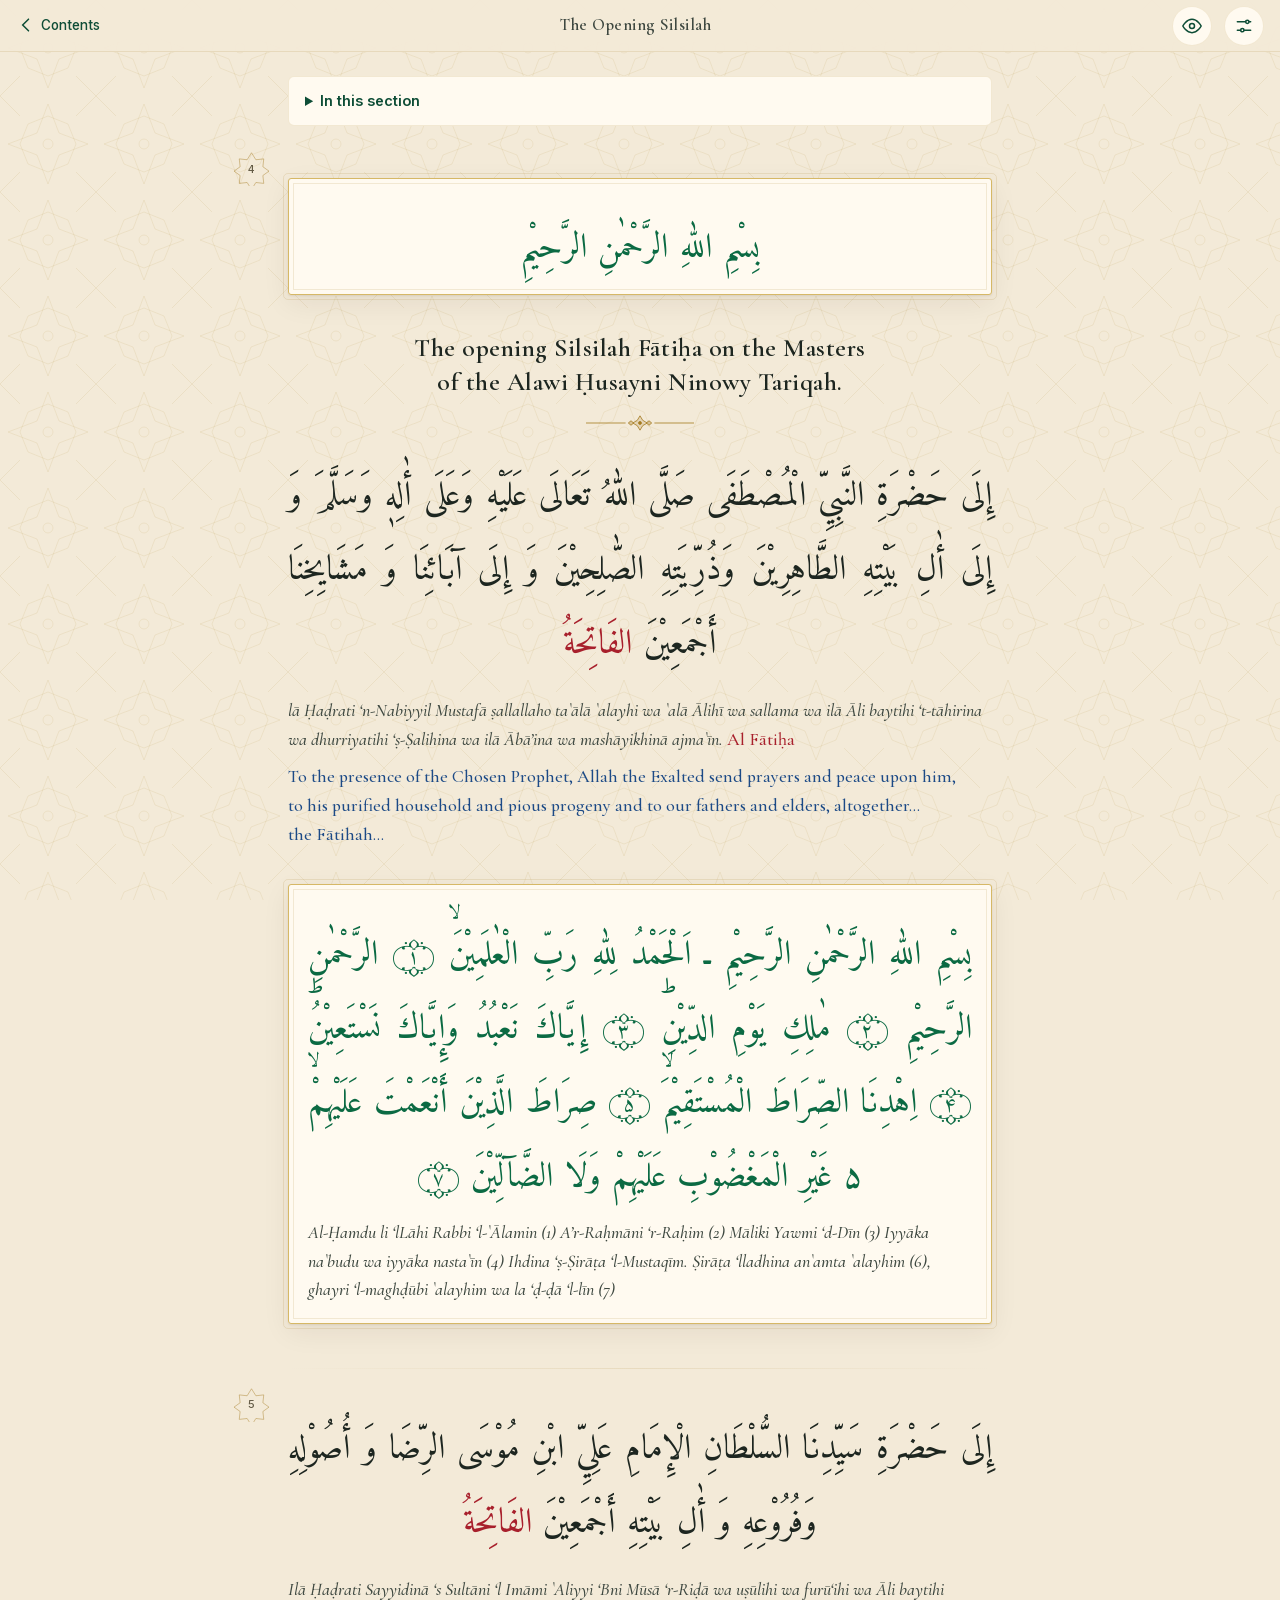
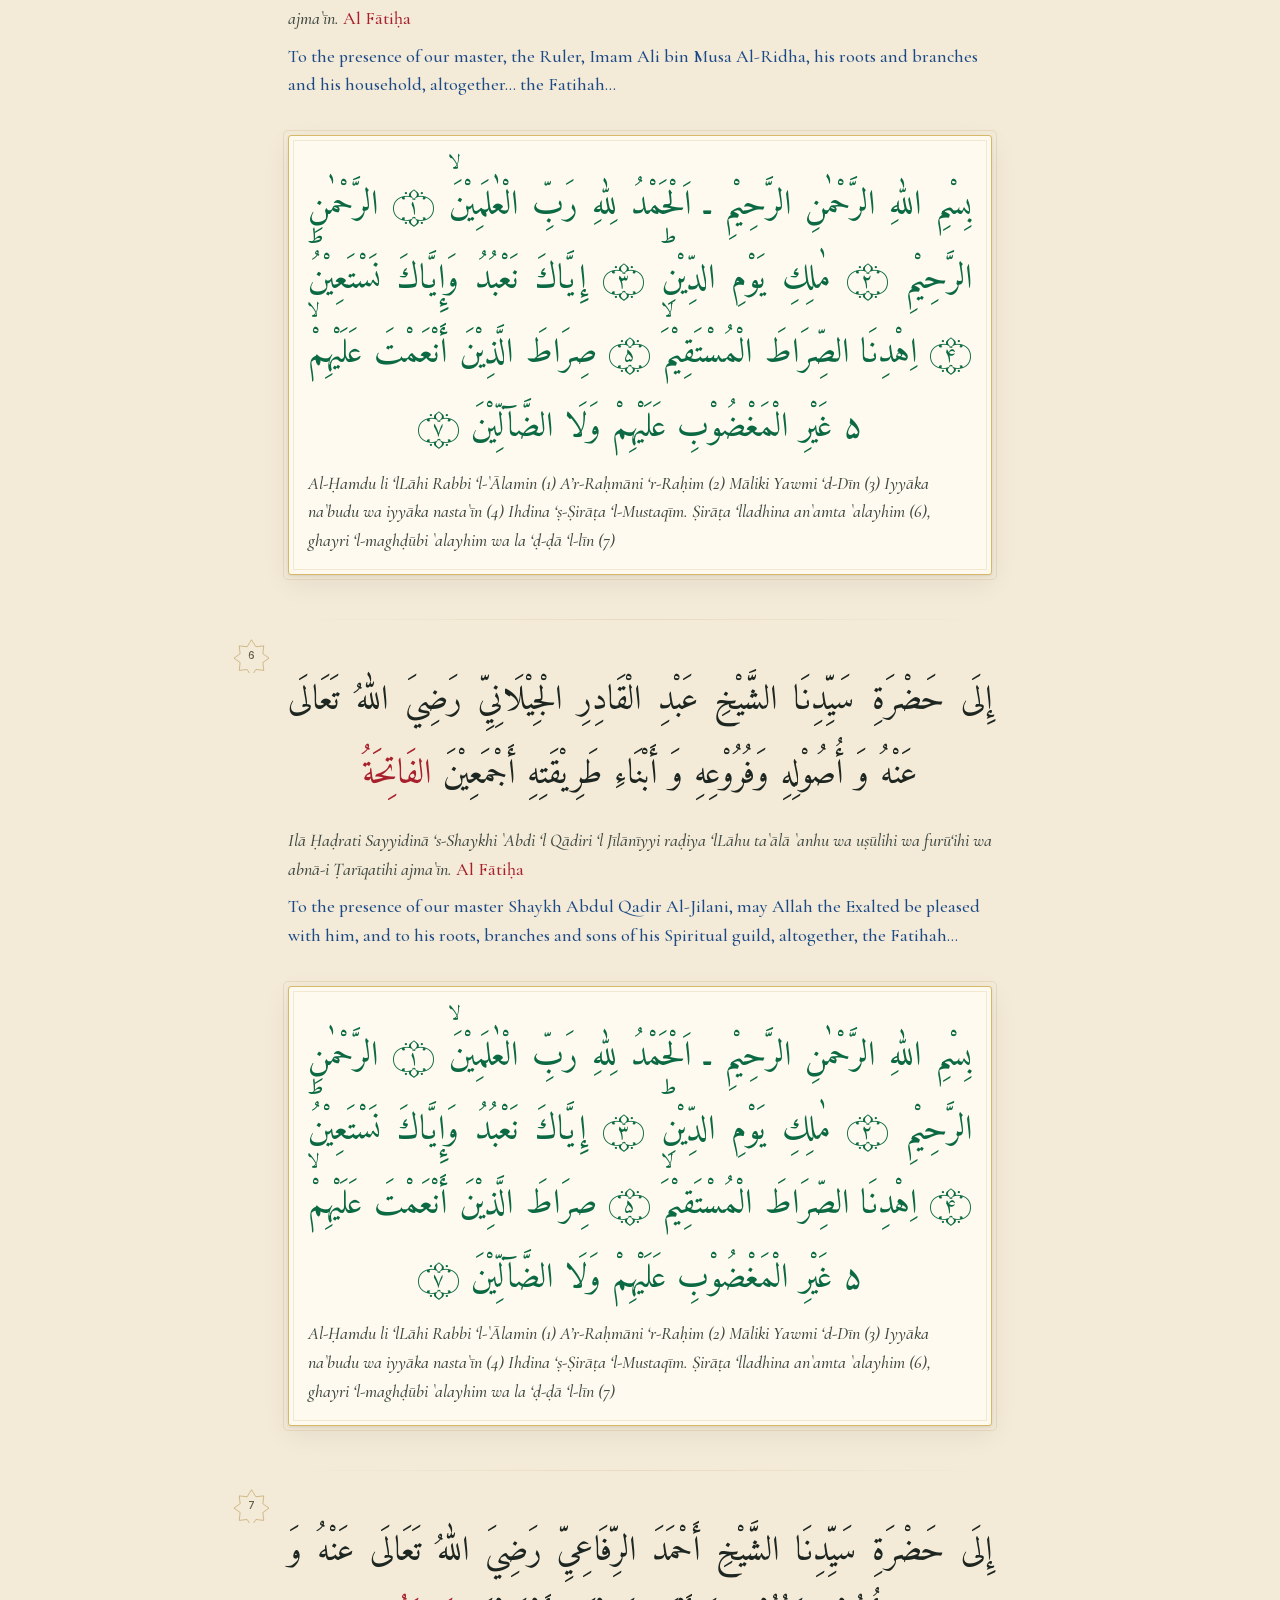
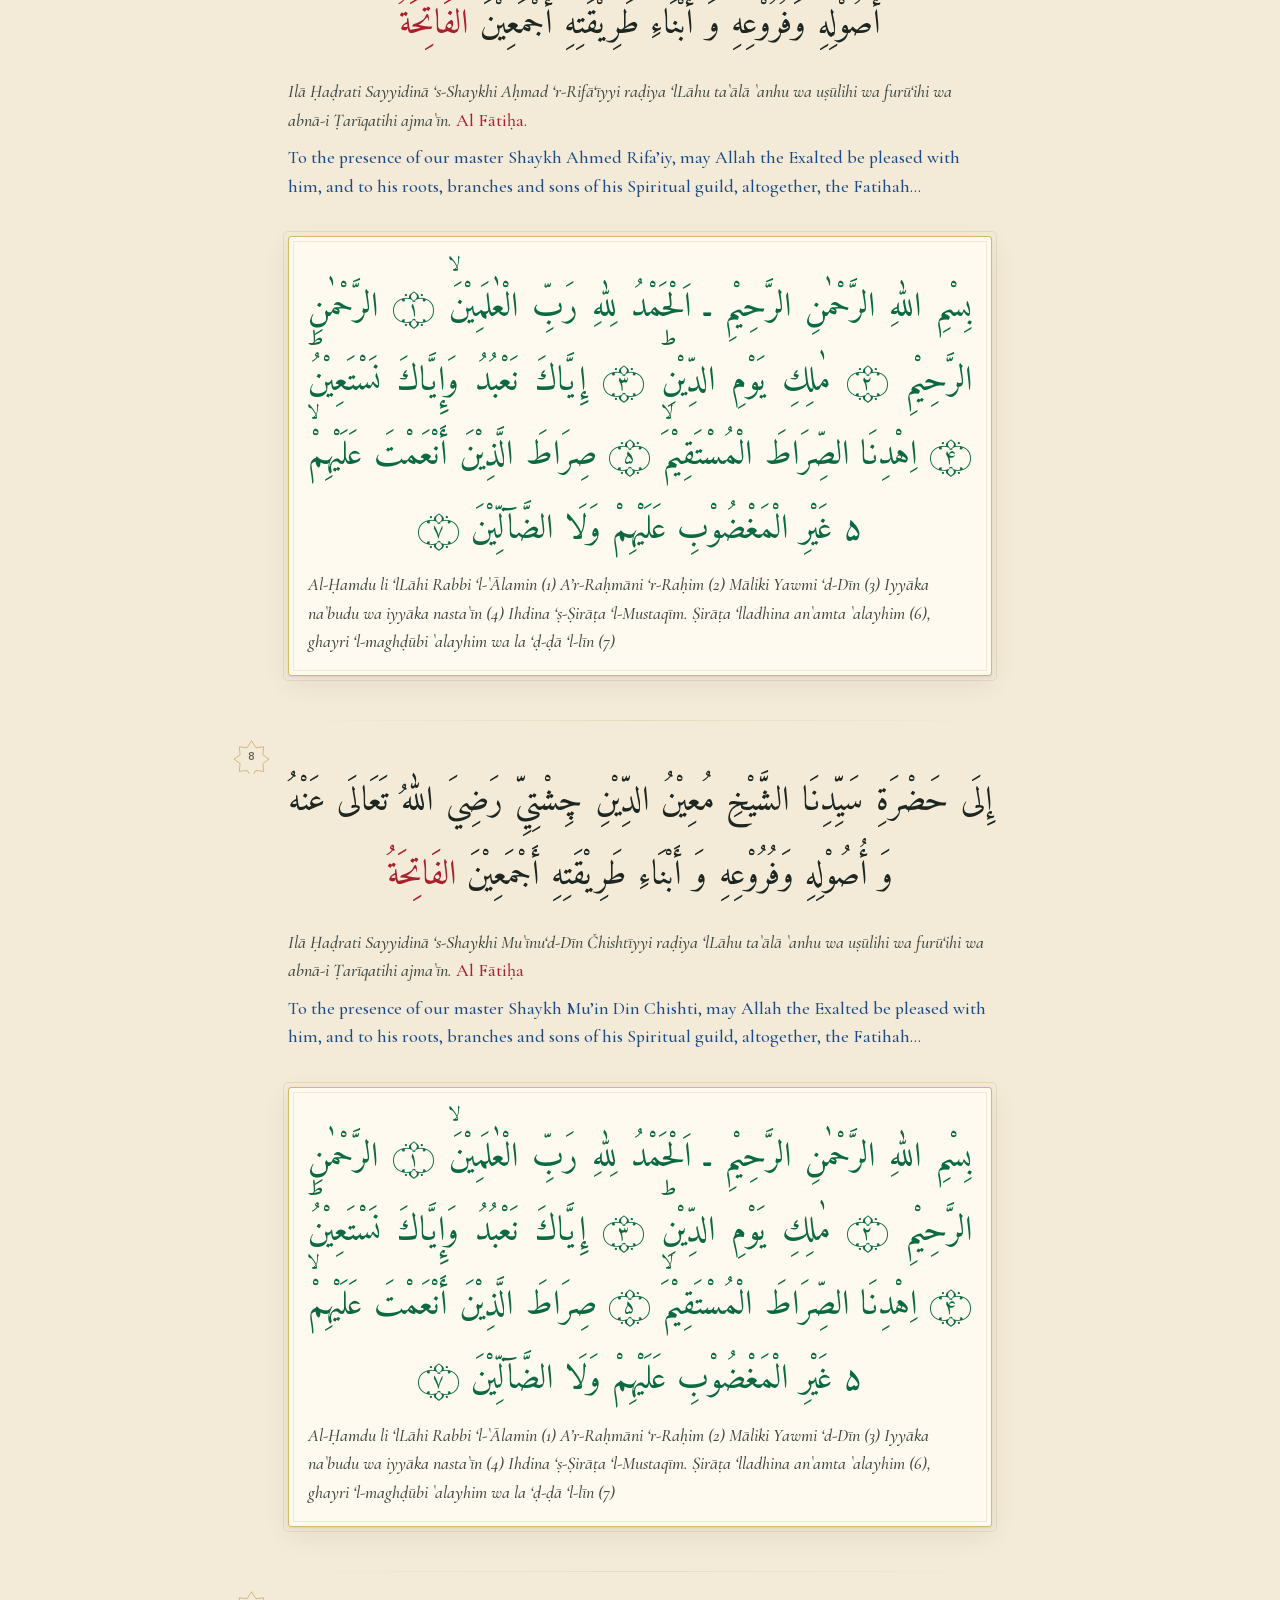
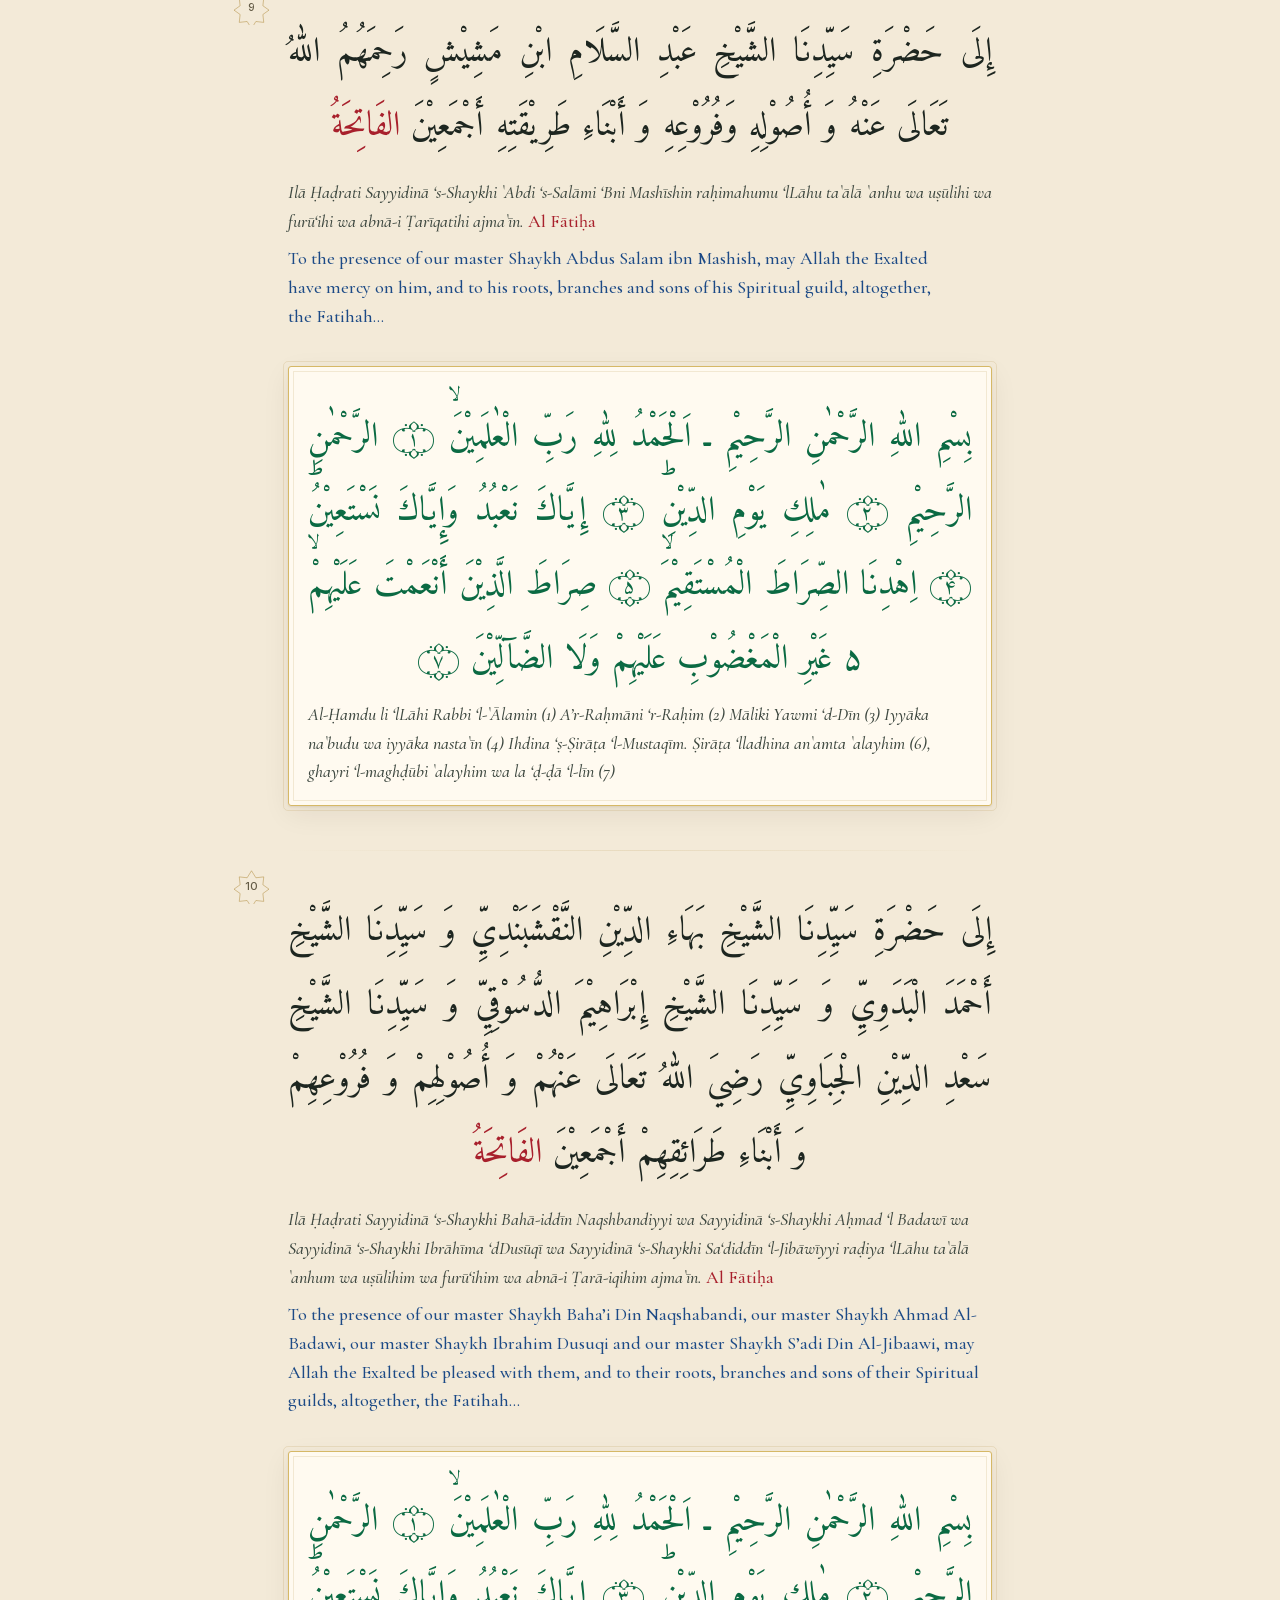
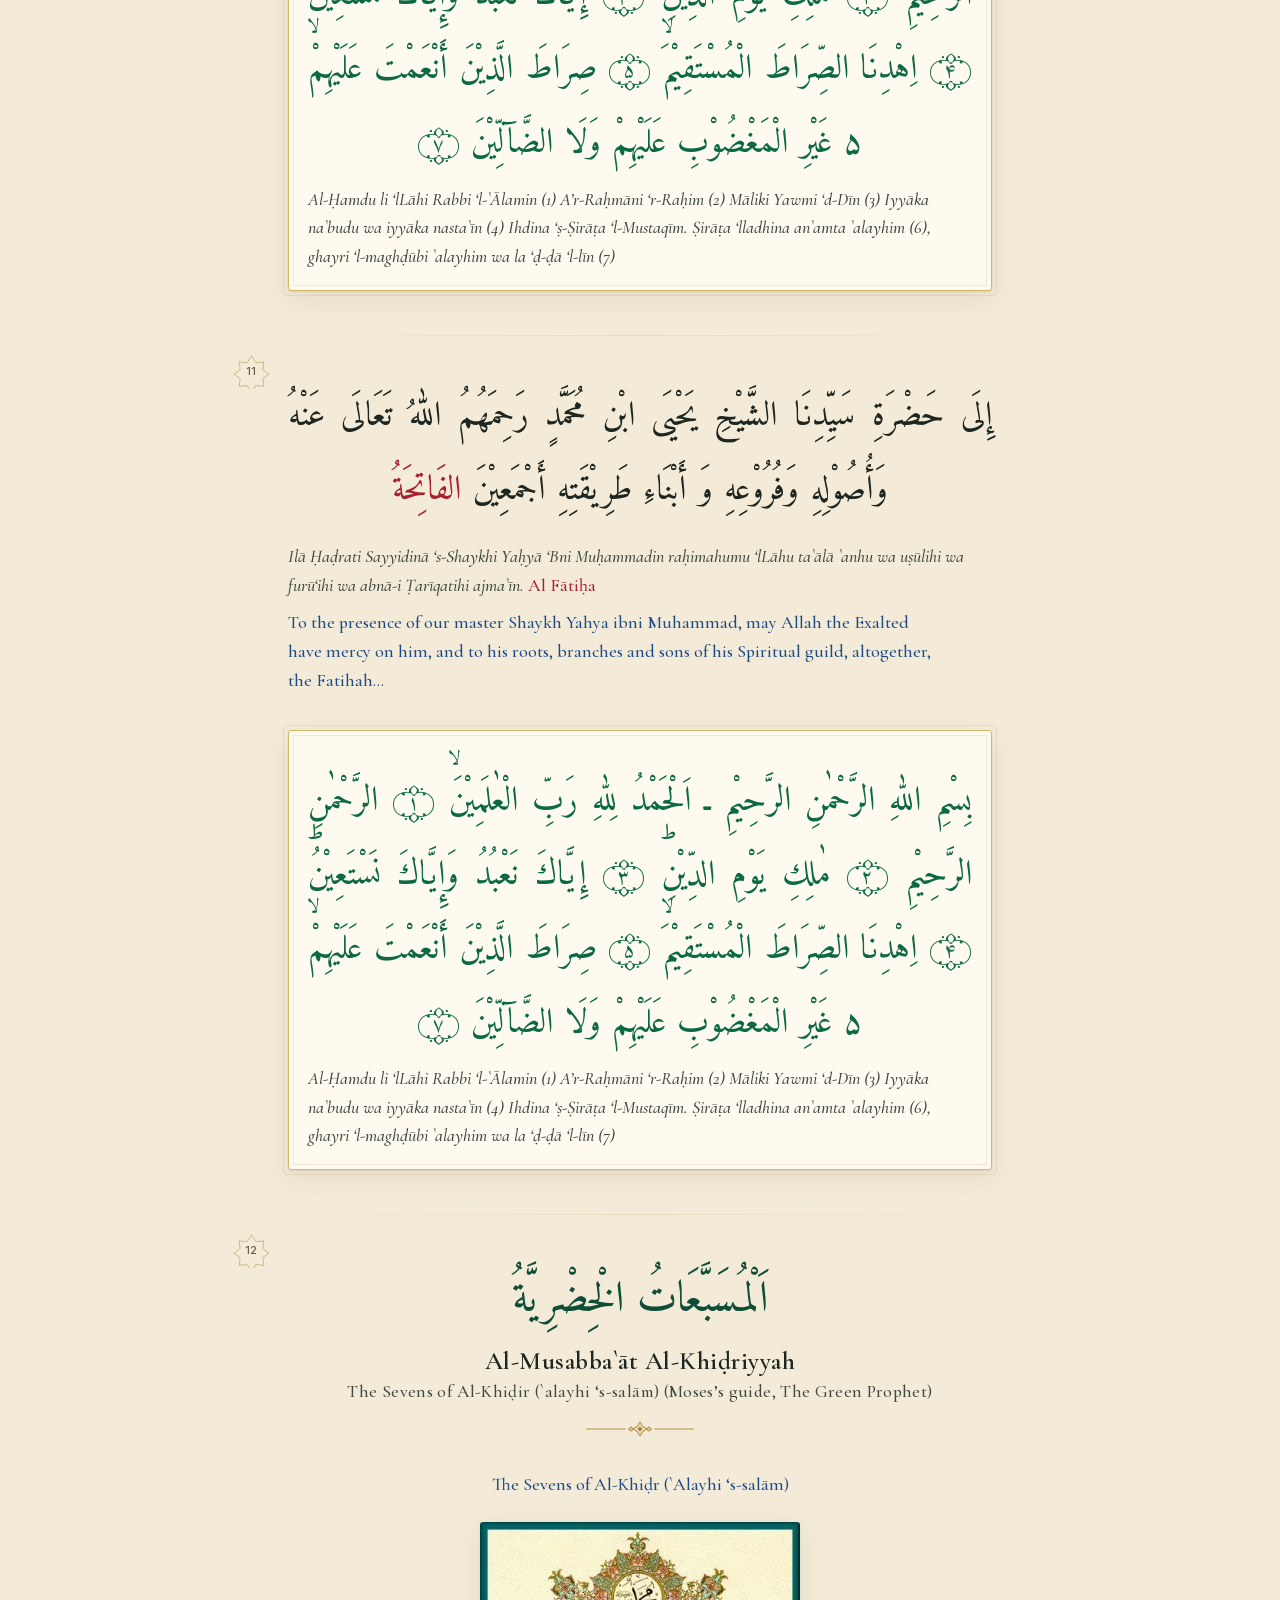
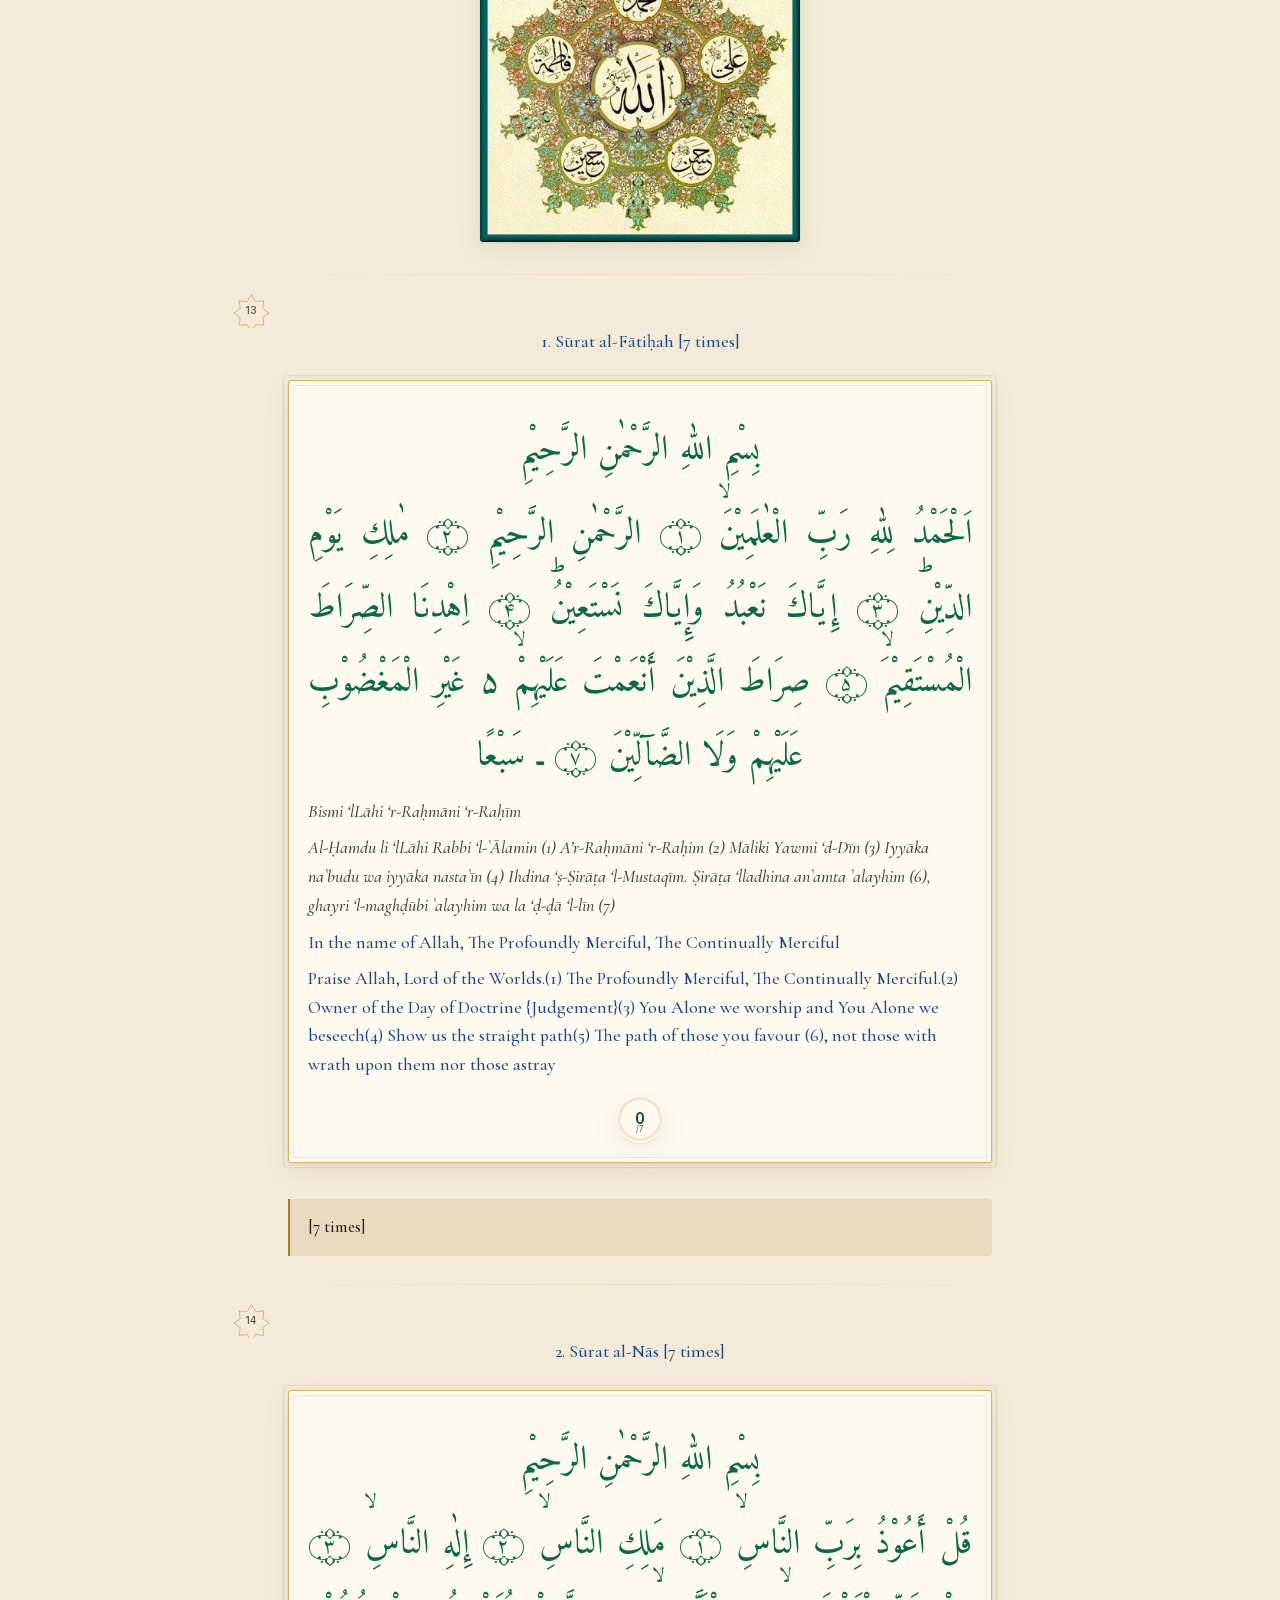
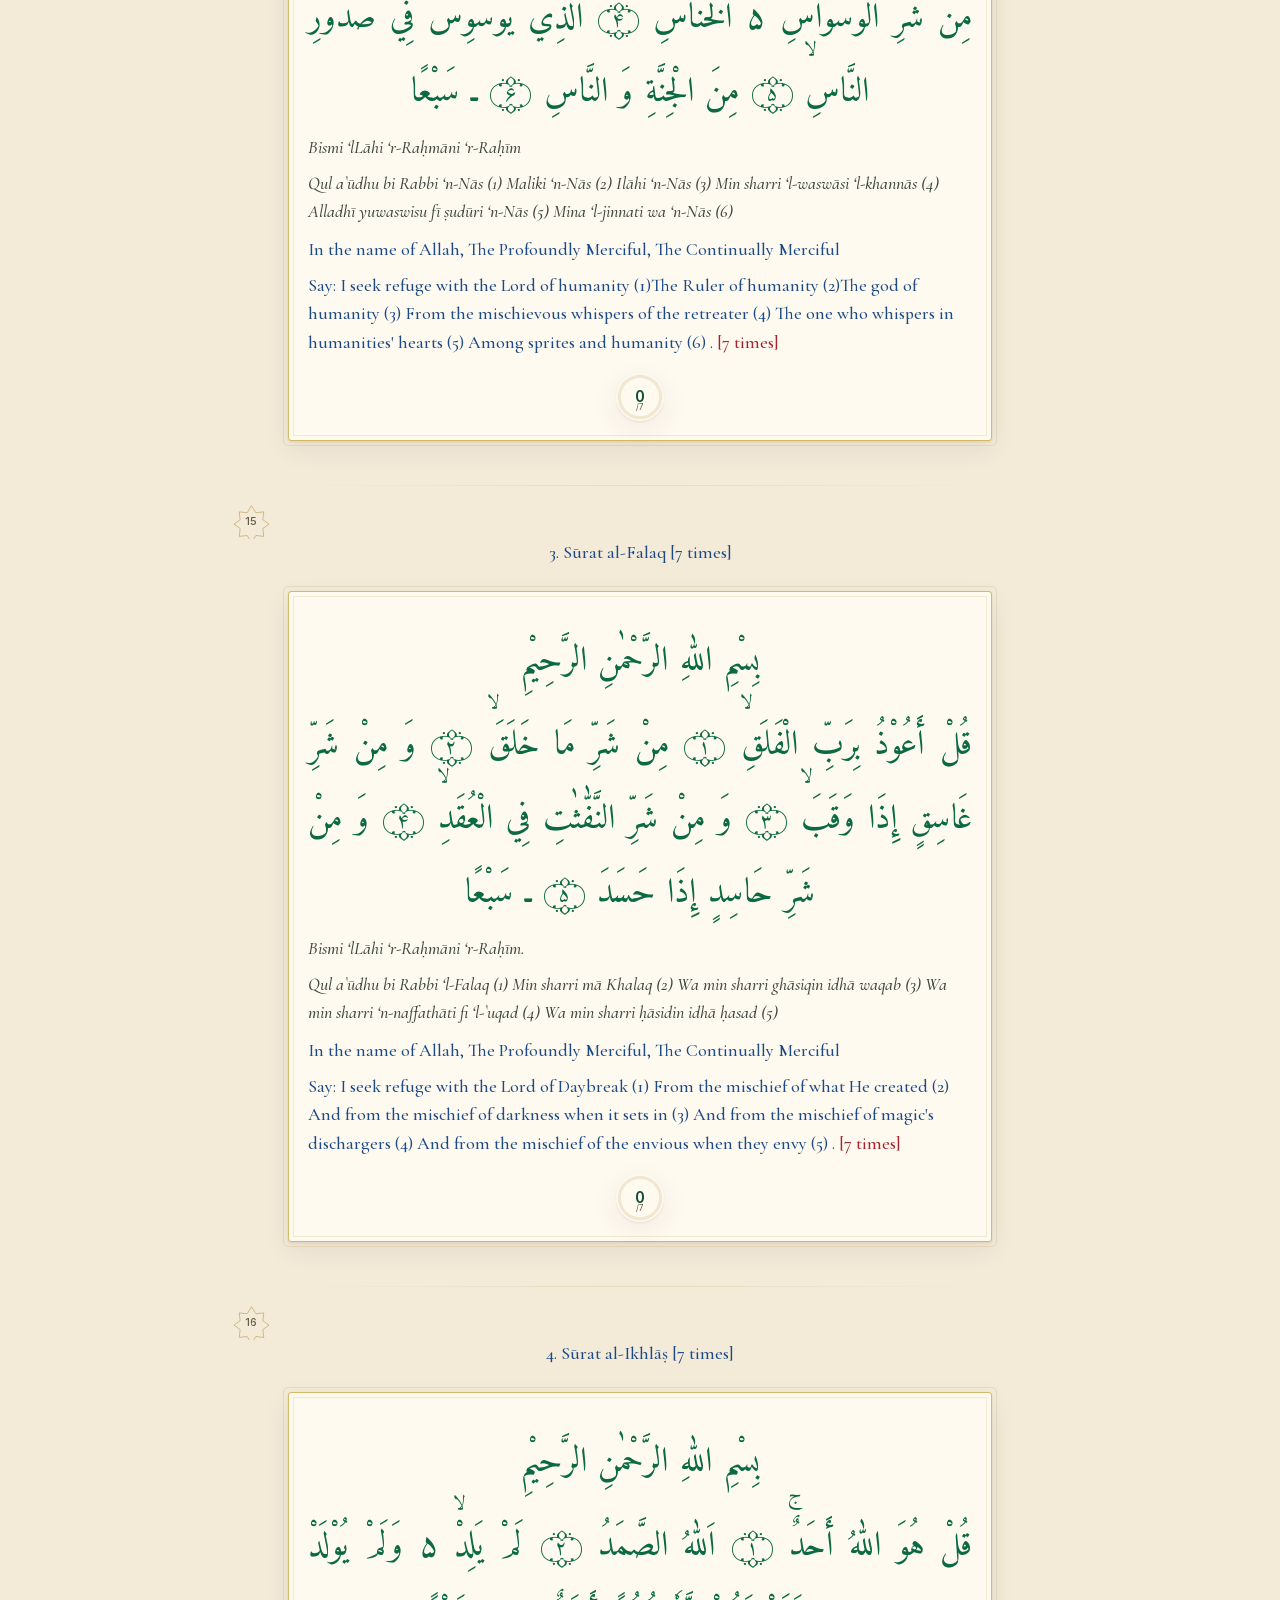
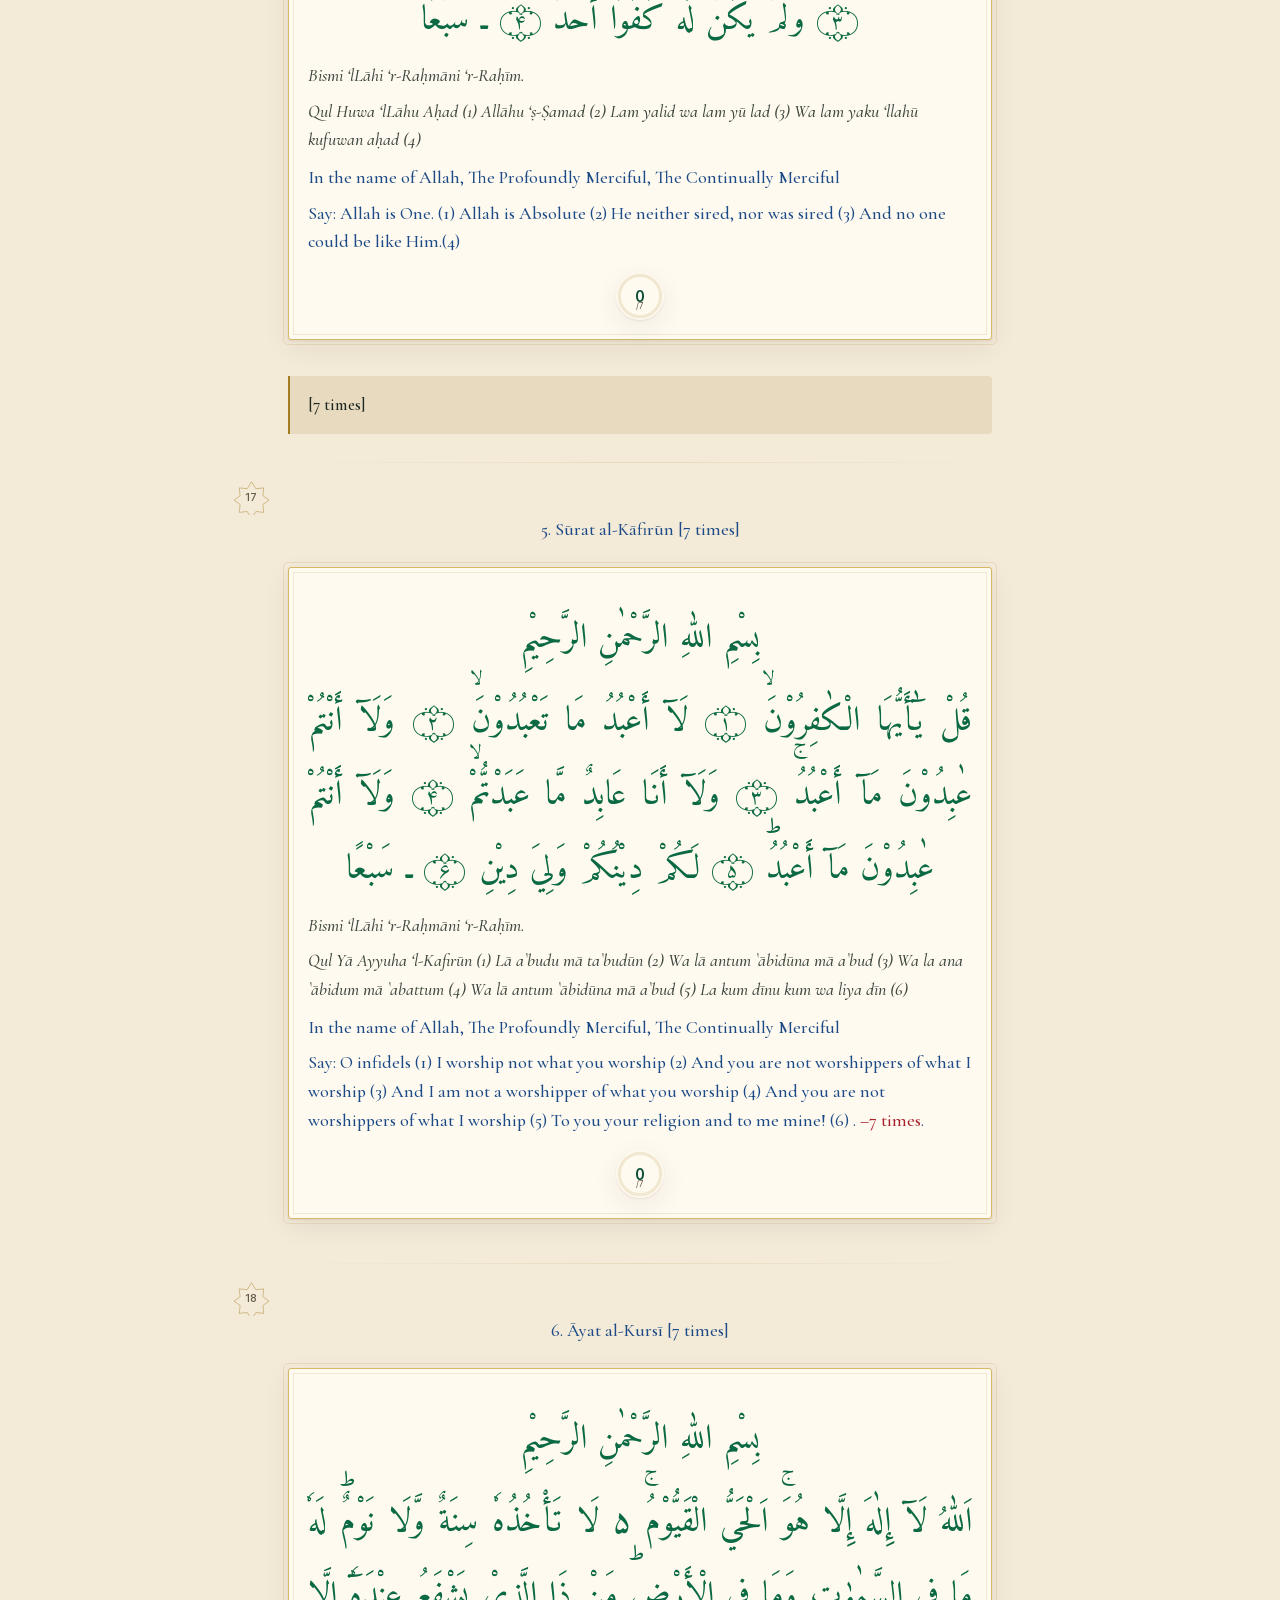
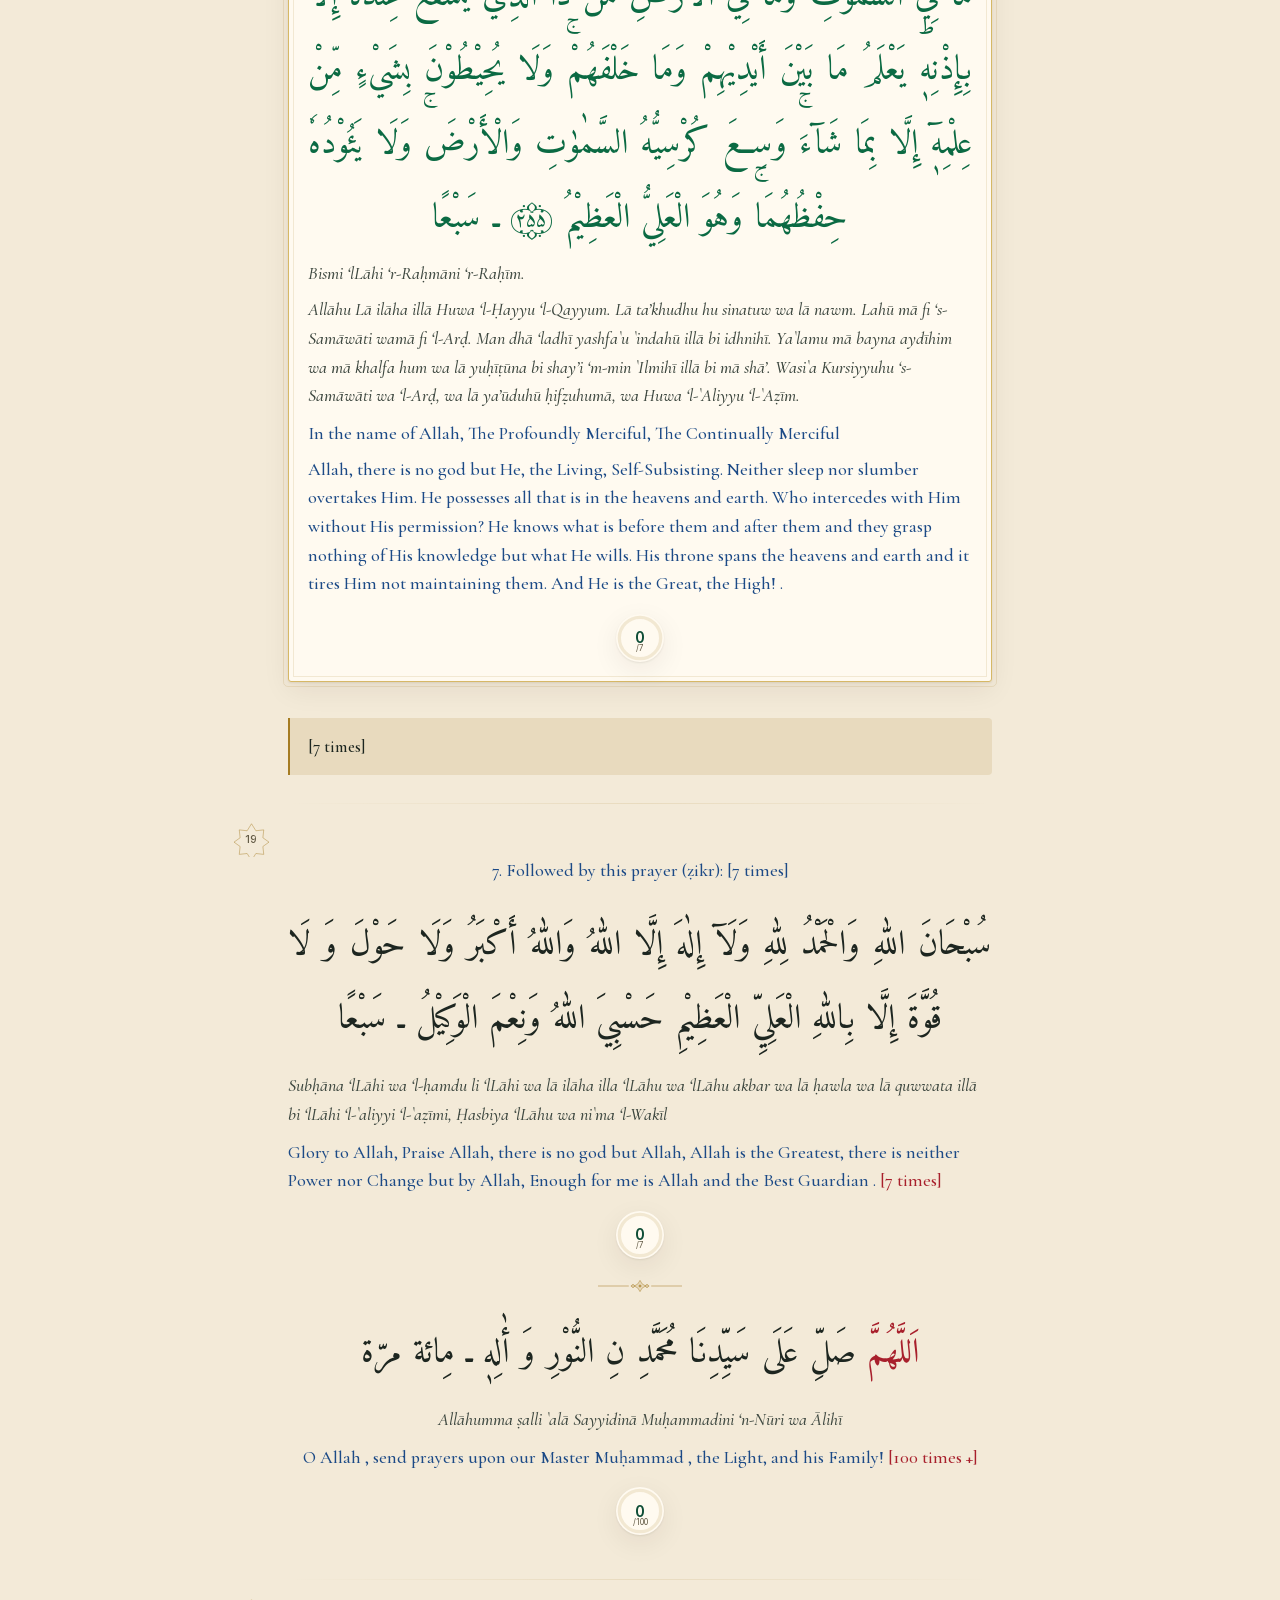
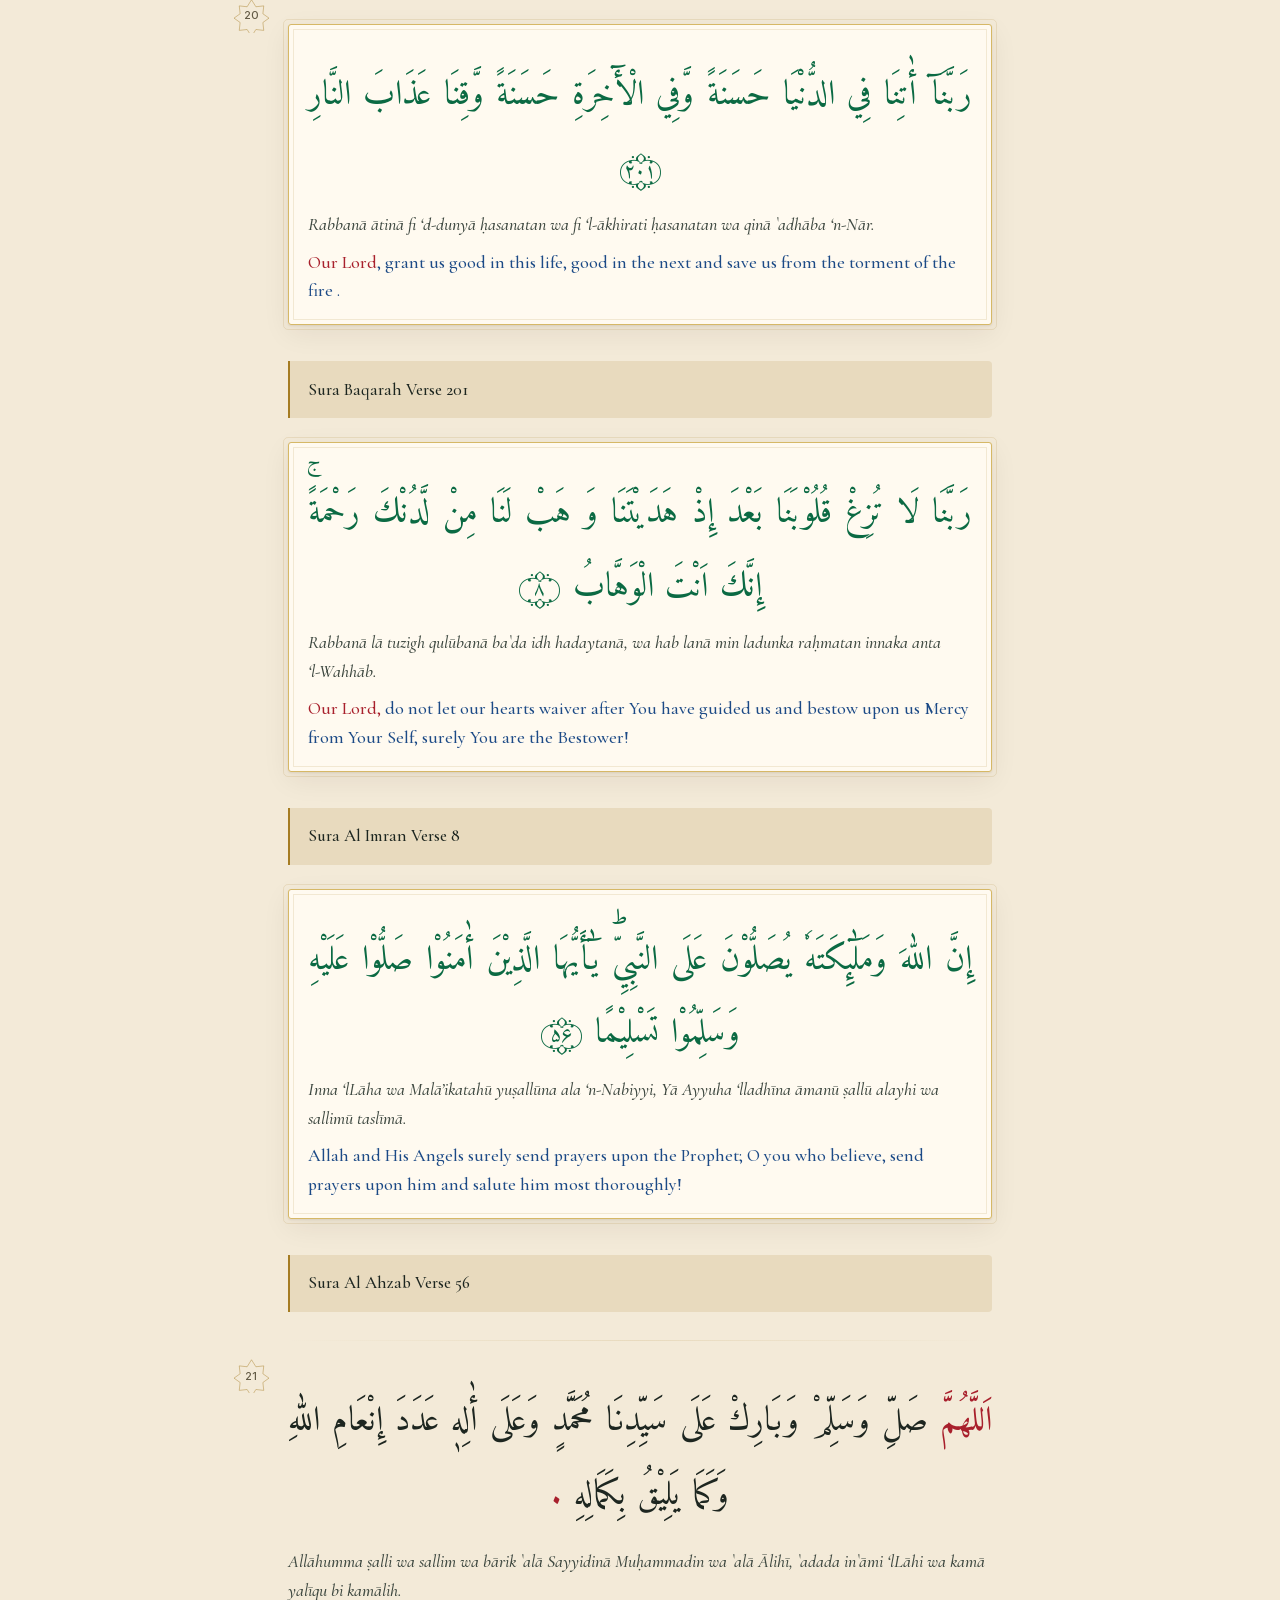
<file: weekly-awraad/opening.html>
<!doctype html>
<html lang="en">
<head>
<meta charset="utf-8">
<meta name="viewport" content="width=device-width, initial-scale=1, viewport-fit=cover">
<meta name="description" content="The Opening Silsilah: Arabic, transliteration and translation from the Weekly Awraad, original pages 4–52.">
<meta name="theme-color" content="#0e4d36">
<meta name="apple-mobile-web-app-capable" content="yes">
<meta name="apple-mobile-web-app-title" content="Weekly Awraad">
<title>The Opening Silsilah — Weekly Awraad</title>
<link rel="manifest" href="manifest.webmanifest">
<link rel="icon" href="icon-192.png">
<link rel="apple-touch-icon" href="icon-180.png">
<link rel="preload" href="fonts/amiri-arabic-normal-4f1f7d.woff2" as="font" type="font/woff2" crossorigin>
<link rel="preload" href="fonts/amiri-quran-arabic-normal-8aaeb9.woff2" as="font" type="font/woff2" crossorigin>
<link rel="stylesheet" href="fonts/fonts.css">
<link rel="stylesheet" href="styles.css">
<script>(function(){var d=document.documentElement;d.classList.add('js');try{var p=JSON.parse(localStorage.getItem('awraad-prefs')||'{}');if(p.theme)d.setAttribute('data-theme',p.theme);if(p.scale)d.style.setProperty('--ar-scale',p.scale);['ar','tr','en'].forEach(function(k){if(p[k]===false)d.classList.add('hide-'+k)})}catch(e){}})();window.PAGE_MAP=[[3,"."],[52,"opening"],[103,"dardir"],[107,"asma"],[125,"manzumah"],[140,"dua"]];</script>
<script src="app.js" defer></script>
</head>
<body class="page-section" data-section="opening">
<a class="skip" href="#text">Skip to text</a>
<header class="bar">
  <a class="bar-home" href="./" aria-label="Contents"><svg viewBox="0 0 24 24" aria-hidden="true"><path d="M15 5l-7 7 7 7"/></svg><span>Contents</span></a>
  <p class="bar-title">The Opening Silsilah</p>
  <button type="button" class="bar-btn bar-recite" id="recite-btn" aria-pressed="false" aria-label="Recite mode">
    <svg viewBox="0 0 24 24" aria-hidden="true"><path d="M1 12s4-8 11-8 11 8 11 8-4 8-11 8S1 12 1 12z"/><circle cx="12" cy="12" r="3"/></svg>
  </button><button type="button" class="bar-btn" id="settings-btn" aria-controls="settings" aria-expanded="false" aria-label="Reading settings">
    <svg viewBox="0 0 24 24" aria-hidden="true"><path d="M4 7h10M18 7h2M4 17h4M12 17h8"/><circle cx="16" cy="7" r="2"/><circle cx="10" cy="17" r="2"/></svg>
  </button>
  <div class="progress" aria-hidden="true"><span></span></div>
</header>
<div class="settings" id="settings" hidden>
  <div class="settings-inner">
    <p class="settings-label">Show</p>
    <div class="chips" role="group" aria-label="Text layers">
      <button type="button" class="chip" data-layer="ar" aria-pressed="true" lang="ar">عربي</button>
      <button type="button" class="chip" data-layer="tr" aria-pressed="true">Transliteration</button>
      <button type="button" class="chip" data-layer="en" aria-pressed="true">Translation</button>
    </div>
    <p class="settings-label">Arabic size</p>
    <div class="chips" role="group" aria-label="Arabic size">
      <button type="button" class="chip" data-size="-1" aria-label="Smaller Arabic">A&minus;</button>
      <output class="size-out" id="size-out">100%</output>
      <button type="button" class="chip" data-size="1" aria-label="Larger Arabic">A+</button>
    </div>
    <p class="settings-label">Appearance</p>
    <div class="chips" role="group" aria-label="Theme">
      <button type="button" class="chip" data-theme-set="light">Day</button>
      <button type="button" class="chip" data-theme-set="dark">Night</button>
      <button type="button" class="chip" data-theme-set="auto">Auto</button>
    </div>
    <p class="settings-label">Navigate</p>
    <div class="chips">
      <input type="number" id="goto-page" class="goto-input" min="1" max="140" placeholder="Page 1–140" inputmode="numeric" autocomplete="off">
      <button type="button" class="chip" id="goto-btn">Go</button>
    </div>
    <p class="settings-label">Source</p>
    <div class="chips">
      <button type="button" class="chip" id="proof-toggle" aria-pressed="false">Compare with original pages</button>
      <a class="chip" href="Weekly-Awraad-Original.pdf" download>Original PDF</a>
    </div>
    <p class="offline-status" id="offline-status" role="status"></p>
  </div>
</div>
<main id="text" class="text">
<details class="toc"><summary>In this section</summary><ol><li><a href="#p12"><span>Al-Musabba`āt Al-Khiḍriyyah</span><span class="toc-page">12</span></a></li><li><a href="#p13"><span>1. Sūrat al-Fātiḥah [7 times]</span><span class="toc-page">13</span></a></li><li><a href="#p14"><span>2. Sūrat al-Nās [7 times]</span><span class="toc-page">14</span></a></li><li><a href="#p15"><span>3. Sūrat al-Falaq [7 times]</span><span class="toc-page">15</span></a></li><li><a href="#p16"><span>4. Sūrat al-Ikhlāṣ [7 times]</span><span class="toc-page">16</span></a></li><li><a href="#p17"><span>5. Sūrat al-Kāfirūn [7 times]</span><span class="toc-page">17</span></a></li><li><a href="#p18"><span>6. Āyat al-Kursī [7 times]</span><span class="toc-page">18</span></a></li><li><a href="#p19"><span>7. Followed by this prayer (ẓikr): [7 times]</span><span class="toc-page">19</span></a></li><li><a href="#p22"><span>8. Followed by this prayer (ẓikr): [7 times]</span><span class="toc-page">22</span></a></li></ol></details>
<article class="folio" id="p4" data-page="4"><a class="folio-mark" href="pages/004.webp" title="View original page 4" aria-label="Original page 4">4</a><section class="b-passage kind-quran is-short"><div class="ar" lang="ar" dir="rtl"><p>بِسْمِ اللّٰهِ الرَّحْمٰنِ الرَّحِيْمِ</p></div></section><header class="b-title"><p class="en">The opening Silsilah Fātiḥa on the Masters of the Alawi Ḥusayni Ninowy Tariqah.</p></header><section class="b-passage kind-prayer"><div class="ar" lang="ar" dir="rtl"><p>إِلَى حَضْرَةِ النَّبِيِّ الْمُصْطَفَى صَلَّى اللّٰهُ تَعَالَى عَلَيْهِ وَعَلَى أٰلِهٖ وَسَلَّمَ وَ إِلَى أٰلِ بَيْتِهِ الطَّاهِرِيْنَ وَذُرِّيَتِهِ الصّٰلِحِيْنَ وَ إِلَى آبَائِنَا وَ مَشَايِخِنَا أَجْمَعِيْنَ <em>الفَاتِحَةُ</em></p></div><div class="tr"><p>lā Ḥaḍrati ‘n-Nabiyyil Mustafā ṣallallaho ta`ālā `alayhi wa `alā Ālihī wa sallama wa ilā Āli baytihi ‘t-tāhirina wa dhurriyatihi ‘ṣ-Ṣalihina wa ilā Ābā’ina wa mashāyikhinā ajma`īn. <em>Al Fātiḥa</em></p></div><div class="en"><p>To the presence of the Chosen Prophet, Allah the Exalted send prayers and peace upon him, to his purified household and pious progeny and to our fathers and elders, altogether… the Fātihah…</p></div></section><section class="b-passage kind-quran"><div class="ar" lang="ar" dir="rtl"><p>بِسْمِ اللّٰهِ الرَّحْمٰنِ الرَّحِيْمِ ـ اَلْحَمْدُ لِلّٰهِ رَبِّ الْعٰلَمِيْنَۙ ۝۱ الرَّحْمٰنِ الرَّحِيْمِ ۝۲ مٰلِكِ يَوْمِ الدِّيْنِؕ ۝۳ إِيَّاكَ نَعْبُدُ وَإِيَّاكَ نَسْتَعِيْنُؕ ۝۴ اِهْدِنَا الصِّرَاطَ الْمُسْتَقِيْمَۙ ۝۵ صِرَاطَ الَّذِيْنَ أَنْعَمْتَ عَلَيْهِمْۙ ۵ غَيْرِ الْمَغْضُوْبِ عَلَيْهِمْ وَلَا الضَّآلِّيْنَ ۝۷</p></div><div class="tr"><p>Al-Ḥamdu li ‘lLāhi Rabbi ‘l-`Ālamin (1) A’r-Raḥmāni ‘r-Raḥim (2) Māliki Yawmi ‘d-Dīn (3) Iyyāka na`budu wa iyyāka nasta`īn (4) Ihdina ‘ṣ-Ṣirāṭa ‘l-Mustaqīm. Ṣirāṭa ‘lladhina an`amta `alayhim (6), ghayri ‘l-maghḍūbi `alayhim wa la ‘ḍ-ḍā ‘l-līn (7)</p></div></section></article><article class="folio" id="p5" data-page="5"><a class="folio-mark" href="pages/005.webp" title="View original page 5" aria-label="Original page 5">5</a><section class="b-passage kind-prayer"><div class="ar" lang="ar" dir="rtl"><p>إِلَى حَضْرَةِ سَيِّدِنَا السُّلْطَانِ الْإِمَامِ عَلِيِّ ابْنِ مُوْسَى الرِّضَا وَ أُصُوْلِهِ وَفُرُوْعِهِ وَ أٰلِ بَيْتِهِ أَجْمَعِيْنَ <em>الفَاتِحَةُ</em></p></div><div class="tr"><p>Ilā Ḥaḍrati Sayyidinā ‘s Sultāni ‘l Imāmi `Aliyyi ‘Bni Mūsā ‘r-Riḍā wa uṣūlihi wa furū‘ihi wa Āli baytihi ajma`īn. <em>Al Fātiḥa</em></p></div><div class="en"><p>To the presence of our master, the Ruler, Imam Ali bin Musa Al-Ridha, his roots and branches and his household, altogether… the Fatihah…</p></div></section><section class="b-passage kind-quran"><div class="ar" lang="ar" dir="rtl"><p>بِسْمِ اللّٰهِ الرَّحْمٰنِ الرَّحِيْمِ ـ اَلْحَمْدُ لِلّٰهِ رَبِّ الْعٰلَمِيْنَۙ ۝۱ الرَّحْمٰنِ الرَّحِيْمِ ۝۲ مٰلِكِ يَوْمِ الدِّيْنِؕ ۝۳ إِيَّاكَ نَعْبُدُ وَإِيَّاكَ نَسْتَعِيْنُؕ ۝۴ اِهْدِنَا الصِّرَاطَ الْمُسْتَقِيْمَۙ ۝۵ صِرَاطَ الَّذِيْنَ أَنْعَمْتَ عَلَيْهِمْۙ ۵ غَيْرِ الْمَغْضُوْبِ عَلَيْهِمْ وَلَا الضَّآلِّيْنَ ۝۷</p></div><div class="tr"><p>Al-Ḥamdu li ‘lLāhi Rabbi ‘l-`Ālamin (1) A’r-Raḥmāni ‘r-Raḥim (2) Māliki Yawmi ‘d-Dīn (3) Iyyāka na`budu wa iyyāka nasta`īn (4) Ihdina ‘ṣ-Ṣirāṭa ‘l-Mustaqīm. Ṣirāṭa ‘lladhina an`amta `alayhim (6), ghayri ‘l-maghḍūbi `alayhim wa la ‘ḍ-ḍā ‘l-līn (7)</p></div></section></article><article class="folio" id="p6" data-page="6"><a class="folio-mark" href="pages/006.webp" title="View original page 6" aria-label="Original page 6">6</a><section class="b-passage kind-prayer"><div class="ar" lang="ar" dir="rtl"><p>إِلَى حَضْرَةِ سَيِّدِنَا الشَّيْخِ عَبْدِ الْقَادِرِ الْجِيْلَانِيِّ رَضِيَ اللّٰهُ تَعَالَى عَنْهُ وَ أُصُوْلِهِ وَفُرُوْعِهِ وَ أَبْنَاءِ طَرِيْقَتِهِ أَجْمَعِيْنَ <em>الفَاتِحَةُ</em></p></div><div class="tr"><p>Ilā Ḥaḍrati Sayyidinā ‘s-Shaykhi `Abdi ‘l Qādiri ‘l Jīlānīyyi raḍiya ‘lLāhu ta`ālā `anhu wa uṣūlihi wa furū‘ihi wa abnā-i Ṭarīqatihi ajma`īn. <em>Al Fātiḥa</em></p></div><div class="en"><p>To the presence of our master Shaykh Abdul Qadir Al-Jilani, may Allah the Exalted be pleased with him, and to his roots, branches and sons of his Spiritual guild, altogether, the Fatihah…</p></div></section><section class="b-passage kind-quran"><div class="ar" lang="ar" dir="rtl"><p>بِسْمِ اللّٰهِ الرَّحْمٰنِ الرَّحِيْمِ ـ اَلْحَمْدُ لِلّٰهِ رَبِّ الْعٰلَمِيْنَۙ ۝۱ الرَّحْمٰنِ الرَّحِيْمِ ۝۲ مٰلِكِ يَوْمِ الدِّيْنِؕ ۝۳ إِيَّاكَ نَعْبُدُ وَإِيَّاكَ نَسْتَعِيْنُؕ ۝۴ اِهْدِنَا الصِّرَاطَ الْمُسْتَقِيْمَۙ ۝۵ صِرَاطَ الَّذِيْنَ أَنْعَمْتَ عَلَيْهِمْۙ ۵ غَيْرِ الْمَغْضُوْبِ عَلَيْهِمْ وَلَا الضَّآلِّيْنَ ۝۷</p></div><div class="tr"><p>Al-Ḥamdu li ‘lLāhi Rabbi ‘l-`Ālamin (1) A’r-Raḥmāni ‘r-Raḥim (2) Māliki Yawmi ‘d-Dīn (3) Iyyāka na`budu wa iyyāka nasta`īn (4) Ihdina ‘ṣ-Ṣirāṭa ‘l-Mustaqīm. Ṣirāṭa ‘lladhina an`amta `alayhim (6), ghayri ‘l-maghḍūbi `alayhim wa la ‘ḍ-ḍā ‘l-līn (7)</p></div></section></article><article class="folio" id="p7" data-page="7"><a class="folio-mark" href="pages/007.webp" title="View original page 7" aria-label="Original page 7">7</a><section class="b-passage kind-prayer"><div class="ar" lang="ar" dir="rtl"><p>إِلَى حَضْرَةِ سَيِّدِنَا الشَّيْخِ أَحْمَدَ الرِّفَاعِيِّ رَضِيَ اللّٰهُ تَعَالَى عَنْهُ وَ أُصُوْلِهِ وَفُرُوْعِهِ وَ أَبْنَاءِ طَرِيْقَتِهِ أَجْمَعِيْنَ <em>الفَاتِحَةُ</em></p></div><div class="tr"><p>Ilā Ḥaḍrati Sayyidinā ‘s-Shaykhi Aḥmad ‘r-Rifā‘īyyi raḍiya ‘lLāhu ta`ālā `anhu wa uṣūlihi wa furū‘ihi wa abnā-i Ṭarīqatihi ajma`īn. <em>Al Fātiḥa.</em></p></div><div class="en"><p>To the presence of our master Shaykh Ahmed Rifa’iy, may Allah the Exalted be pleased with him, and to his roots, branches and sons of his Spiritual guild, altogether, the Fatihah…</p></div></section><section class="b-passage kind-quran"><div class="ar" lang="ar" dir="rtl"><p>بِسْمِ اللّٰهِ الرَّحْمٰنِ الرَّحِيْمِ ـ اَلْحَمْدُ لِلّٰهِ رَبِّ الْعٰلَمِيْنَۙ ۝۱ الرَّحْمٰنِ الرَّحِيْمِ ۝۲ مٰلِكِ يَوْمِ الدِّيْنِؕ ۝۳ إِيَّاكَ نَعْبُدُ وَإِيَّاكَ نَسْتَعِيْنُؕ ۝۴ اِهْدِنَا الصِّرَاطَ الْمُسْتَقِيْمَۙ ۝۵ صِرَاطَ الَّذِيْنَ أَنْعَمْتَ عَلَيْهِمْۙ ۵ غَيْرِ الْمَغْضُوْبِ عَلَيْهِمْ وَلَا الضَّآلِّيْنَ ۝۷</p></div><div class="tr"><p>Al-Ḥamdu li ‘lLāhi Rabbi ‘l-`Ālamin (1) A’r-Raḥmāni ‘r-Raḥim (2) Māliki Yawmi ‘d-Dīn (3) Iyyāka na`budu wa iyyāka nasta`īn (4) Ihdina ‘ṣ-Ṣirāṭa ‘l-Mustaqīm. Ṣirāṭa ‘lladhina an`amta `alayhim (6), ghayri ‘l-maghḍūbi `alayhim wa la ‘ḍ-ḍā ‘l-līn (7)</p></div></section></article><article class="folio" id="p8" data-page="8"><a class="folio-mark" href="pages/008.webp" title="View original page 8" aria-label="Original page 8">8</a><section class="b-passage kind-prayer"><div class="ar" lang="ar" dir="rtl"><p>إِلَى حَضْرَةِ سَيِّدِنَا الشَّيْخِ مُعِيْنُ الدِّيْنِ چِشْتِيِّ رَضِيَ اللّٰهُ تَعَالَى عَنْهُ وَ أُصُوْلِهِ وَفُرُوْعِهِ وَ أَبْنَاءِ طَرِيْقَتِهِ أَجْمَعِيْنَ <em>الفَاتِحَةُ</em></p></div><div class="tr"><p>Ilā Ḥaḍrati Sayyidinā ‘s-Shaykhi Mu`īnu‘d-Dīn Čhishtīyyi raḍiya ‘lLāhu ta`ālā `anhu wa uṣūlihi wa furū‘ihi wa abnā-i Ṭarīqatihi ajma`īn. <em>Al Fātiḥa</em></p></div><div class="en"><p>To the presence of our master Shaykh Mu’in Din Chishti, may Allah the Exalted be pleased with him, and to his roots, branches and sons of his Spiritual guild, altogether, the Fatihah…</p></div></section><section class="b-passage kind-quran"><div class="ar" lang="ar" dir="rtl"><p>بِسْمِ اللّٰهِ الرَّحْمٰنِ الرَّحِيْمِ ـ اَلْحَمْدُ لِلّٰهِ رَبِّ الْعٰلَمِيْنَۙ ۝۱ الرَّحْمٰنِ الرَّحِيْمِ ۝۲ مٰلِكِ يَوْمِ الدِّيْنِؕ ۝۳ إِيَّاكَ نَعْبُدُ وَإِيَّاكَ نَسْتَعِيْنُؕ ۝۴ اِهْدِنَا الصِّرَاطَ الْمُسْتَقِيْمَۙ ۝۵ صِرَاطَ الَّذِيْنَ أَنْعَمْتَ عَلَيْهِمْۙ ۵ غَيْرِ الْمَغْضُوْبِ عَلَيْهِمْ وَلَا الضَّآلِّيْنَ ۝۷</p></div><div class="tr"><p>Al-Ḥamdu li ‘lLāhi Rabbi ‘l-`Ālamin (1) A’r-Raḥmāni ‘r-Raḥim (2) Māliki Yawmi ‘d-Dīn (3) Iyyāka na`budu wa iyyāka nasta`īn (4) Ihdina ‘ṣ-Ṣirāṭa ‘l-Mustaqīm. Ṣirāṭa ‘lladhina an`amta `alayhim (6), ghayri ‘l-maghḍūbi `alayhim wa la ‘ḍ-ḍā ‘l-līn (7)</p></div></section></article><article class="folio" id="p9" data-page="9"><a class="folio-mark" href="pages/009.webp" title="View original page 9" aria-label="Original page 9">9</a><section class="b-passage kind-prayer"><div class="ar" lang="ar" dir="rtl"><p>إِلَى حَضْرَةِ سَيِّدِنَا الشَّيْخِ عَبْدِ السَّلَامِ ابْنِ مَشِيْشٍ رَحِمَهُمُ اللّٰهُ تَعَالَى عَنْهُ وَ أُصُوْلِهِ وَفُرُوْعِهِ وَ أَبْنَاءِ طَرِيْقَتِهِ أَجْمَعِيْنَ <em>الفَاتِحَةُ</em></p></div><div class="tr"><p>Ilā Ḥaḍrati Sayyidinā ‘s-Shaykhi `Abdi ‘s-Salāmi ‘Bni Mashīshin raḥimahumu ‘lLāhu ta`ālā `anhu wa uṣūlihi wa furū‘ihi wa abnā-i Ṭarīqatihi ajma`īn. <em>Al Fātiḥa</em></p></div><div class="en"><p>To the presence of our master Shaykh Abdus Salam ibn Mashish, may Allah the Exalted have mercy on him, and to his roots, branches and sons of his Spiritual guild, altogether, the Fatihah…</p></div></section><section class="b-passage kind-quran"><div class="ar" lang="ar" dir="rtl"><p>بِسْمِ اللّٰهِ الرَّحْمٰنِ الرَّحِيْمِ ـ اَلْحَمْدُ لِلّٰهِ رَبِّ الْعٰلَمِيْنَۙ ۝۱ الرَّحْمٰنِ الرَّحِيْمِ ۝۲ مٰلِكِ يَوْمِ الدِّيْنِؕ ۝۳ إِيَّاكَ نَعْبُدُ وَإِيَّاكَ نَسْتَعِيْنُؕ ۝۴ اِهْدِنَا الصِّرَاطَ الْمُسْتَقِيْمَۙ ۝۵ صِرَاطَ الَّذِيْنَ أَنْعَمْتَ عَلَيْهِمْۙ ۵ غَيْرِ الْمَغْضُوْبِ عَلَيْهِمْ وَلَا الضَّآلِّيْنَ ۝۷</p></div><div class="tr"><p>Al-Ḥamdu li ‘lLāhi Rabbi ‘l-`Ālamin (1) A’r-Raḥmāni ‘r-Raḥim (2) Māliki Yawmi ‘d-Dīn (3) Iyyāka na`budu wa iyyāka nasta`īn (4) Ihdina ‘ṣ-Ṣirāṭa ‘l-Mustaqīm. Ṣirāṭa ‘lladhina an`amta `alayhim (6), ghayri ‘l-maghḍūbi `alayhim wa la ‘ḍ-ḍā ‘l-līn (7)</p></div></section></article><article class="folio" id="p10" data-page="10"><a class="folio-mark" href="pages/010.webp" title="View original page 10" aria-label="Original page 10">10</a><section class="b-passage kind-prayer"><div class="ar" lang="ar" dir="rtl"><p>إِلَى حَضْرَةِ سَيِّدِنَا الشَّيْخِ بَهَاءِ الدِّيْنِ النَّقْشَبَنْدِيِّ وَ سَيِّدِنَا الشَّيْخِ أَحْمَدَ الْبَدَوِيِّ وَ سَيِّدِنَا الشَّيْخِ إِبْرَاهِيْمَ الدُّسُوْقِيِّ وَ سَيِّدِنَا الشَّيْخِ سَعْدِ الدِّيْنِ الْجِبَاوِيِّ رَضِيَ اللّٰهُ تَعَالَى عَنْهُمْ وَ أُصُوْلِهِمْ وَ فُرُوْعِهِمْ وَ أَبْنَاءِ طَرَائِقِهِمْ أَجْمَعِيْنَ <em>الفَاتِحَةُ</em></p></div><div class="tr"><p>Ilā Ḥaḍrati Sayyidinā ‘s-Shaykhi Bahā-iddīn Naqshbandiyyi wa Sayyidinā ‘s-Shaykhi Aḥmad ‘l Badawī wa Sayyidinā ‘s-Shaykhi Ibrāhīma ‘dDusūqī wa Sayyidinā ‘s-Shaykhi Sa‘diddīn ‘l-Jibāwīyyi raḍiya ‘lLāhu ta`ālā `anhum wa uṣūlihim wa furū‘ihim wa abnā-i Ṭarā-iqihim ajma`īn. <em>Al Fātiḥa</em></p></div><div class="en"><p>To the presence of our master Shaykh Baha’i Din Naqshabandi, our master Shaykh Ahmad Al-Badawi, our master Shaykh Ibrahim Dusuqi and our master Shaykh S’adi Din Al-Jibaawi, may Allah the Exalted be pleased with them, and to their roots, branches and sons of their Spiritual guilds, altogether, the Fatihah…</p></div></section><section class="b-passage kind-quran"><div class="ar" lang="ar" dir="rtl"><p>بِسْمِ اللّٰهِ الرَّحْمٰنِ الرَّحِيْمِ ـ اَلْحَمْدُ لِلّٰهِ رَبِّ الْعٰلَمِيْنَۙ ۝۱ الرَّحْمٰنِ الرَّحِيْمِ ۝۲ مٰلِكِ يَوْمِ الدِّيْنِؕ ۝۳ إِيَّاكَ نَعْبُدُ وَإِيَّاكَ نَسْتَعِيْنُؕ ۝۴ اِهْدِنَا الصِّرَاطَ الْمُسْتَقِيْمَۙ ۝۵ صِرَاطَ الَّذِيْنَ أَنْعَمْتَ عَلَيْهِمْۙ ۵ غَيْرِ الْمَغْضُوْبِ عَلَيْهِمْ وَلَا الضَّآلِّيْنَ ۝۷</p></div><div class="tr"><p>Al-Ḥamdu li ‘lLāhi Rabbi ‘l-`Ālamin (1) A’r-Raḥmāni ‘r-Raḥim (2) Māliki Yawmi ‘d-Dīn (3) Iyyāka na`budu wa iyyāka nasta`īn (4) Ihdina ‘ṣ-Ṣirāṭa ‘l-Mustaqīm. Ṣirāṭa ‘lladhina an`amta `alayhim (6), ghayri ‘l-maghḍūbi `alayhim wa la ‘ḍ-ḍā ‘l-līn (7)</p></div></section></article><article class="folio" id="p11" data-page="11"><a class="folio-mark" href="pages/011.webp" title="View original page 11" aria-label="Original page 11">11</a><section class="b-passage kind-prayer"><div class="ar" lang="ar" dir="rtl"><p>إِلَى حَضْرَةِ سَيِّدِنَا الشَّيْخِ يَحْيَى ابْنِ مُحَمَّدٍ رَحِمَهُمُ اللّٰهُ تَعَالَى عَنْهُ وَأُصُوْلِهِ وَفُرُوْعِهِ وَ أَبْنَاءِ طَرِيْقَتِهِ أَجْمَعِيْنَ <em>الفَاتِحَةُ</em></p></div><div class="tr"><p>Ilā Ḥaḍrati Sayyidinā ‘s-Shaykhi Yaḥyā ‘Bni Muḥammadin raḥimahumu ‘lLāhu ta`ālā `anhu wa uṣūlihi wa furū‘ihi wa abnā-i Ṭarīqatihi ajma`īn. <em>Al Fātiḥa</em></p></div><div class="en"><p>To the presence of our master Shaykh Yahya ibni Muhammad, may Allah the Exalted have mercy on him, and to his roots, branches and sons of his Spiritual guild, altogether, the Fatihah…</p></div></section><section class="b-passage kind-quran"><div class="ar" lang="ar" dir="rtl"><p>بِسْمِ اللّٰهِ الرَّحْمٰنِ الرَّحِيْمِ ـ اَلْحَمْدُ لِلّٰهِ رَبِّ الْعٰلَمِيْنَۙ ۝۱ الرَّحْمٰنِ الرَّحِيْمِ ۝۲ مٰلِكِ يَوْمِ الدِّيْنِؕ ۝۳ إِيَّاكَ نَعْبُدُ وَإِيَّاكَ نَسْتَعِيْنُؕ ۝۴ اِهْدِنَا الصِّرَاطَ الْمُسْتَقِيْمَۙ ۝۵ صِرَاطَ الَّذِيْنَ أَنْعَمْتَ عَلَيْهِمْۙ ۵ غَيْرِ الْمَغْضُوْبِ عَلَيْهِمْ وَلَا الضَّآلِّيْنَ ۝۷</p></div><div class="tr"><p>Al-Ḥamdu li ‘lLāhi Rabbi ‘l-`Ālamin (1) A’r-Raḥmāni ‘r-Raḥim (2) Māliki Yawmi ‘d-Dīn (3) Iyyāka na`budu wa iyyāka nasta`īn (4) Ihdina ‘ṣ-Ṣirāṭa ‘l-Mustaqīm. Ṣirāṭa ‘lladhina an`amta `alayhim (6), ghayri ‘l-maghḍūbi `alayhim wa la ‘ḍ-ḍā ‘l-līn (7)</p></div></section></article><article class="folio" id="p12" data-page="12"><a class="folio-mark" href="pages/012.webp" title="View original page 12" aria-label="Original page 12">12</a><header class="b-title"><p class="ar" lang="ar" dir="rtl">اَلْمُسَبَّعَاتُ الْخِضْرِيَّةُ</p><p class="en">Al-Musabba`āt Al-Khiḍriyyah</p><p class="en">The Sevens of Al-Khiḍir (`alayhi ‘s-salām) (Moses’s guide, The Green Prophet)</p></header><h3 class="b-heading"><span class="en">The Sevens of Al-Khiḍr (`Alayhi ‘s-salām)</span></h3><figure class="b-image b-image--artwork-p12"><img src="art/artwork-p12.webp" alt="Illuminated medallion bearing the names Allah, Muḥammad, ʿAlī, Fāṭimah, Ḥasan and Ḥusayn" loading="lazy" decoding="async"></figure></article><article class="folio" id="p13" data-page="13"><a class="folio-mark" href="pages/013.webp" title="View original page 13" aria-label="Original page 13">13</a><h3 class="b-heading"><span class="en">1. Sūrat al-Fātiḥah [7 times]</span></h3><section class="b-passage kind-quran"><div class="ar" lang="ar" dir="rtl"><p>بِسْمِ اللّٰهِ الرَّحْمٰنِ الرَّحِيْمِ</p><p>اَلْحَمْدُ لِلّٰهِ رَبِّ الْعٰلَمِيْنَۙ ۝۱ الرَّحْمٰنِ الرَّحِيْمِ ۝۲ مٰلِكِ يَوْمِ الدِّيْنِؕ ۝۳ إِيَّاكَ نَعْبُدُ وَإِيَّاكَ نَسْتَعِيْنُؕ ۝۴ اِهْدِنَا الصِّرَاطَ الْمُسْتَقِيْمَۙ ۝۵ صِرَاطَ الَّذِيْنَ أَنْعَمْتَ عَلَيْهِمْۙ ۵ غَيْرِ الْمَغْضُوْبِ عَلَيْهِمْ وَلَا الضَّآلِّيْنَ ۝۷ ـ سَبْعًا</p></div><div class="tr"><p>Bismi ‘lLāhi ‘r-Raḥmāni ‘r-Raḥīm</p><p>Al-Ḥamdu li ‘lLāhi Rabbi ‘l-`Ālamin (1) A’r-Raḥmāni ‘r-Raḥim (2) Māliki Yawmi ‘d-Dīn (3) Iyyāka na`budu wa iyyāka nasta`īn (4) Ihdina ‘ṣ-Ṣirāṭa ‘l-Mustaqīm. Ṣirāṭa ‘lladhina an`amta `alayhim (6), ghayri ‘l-maghḍūbi `alayhim wa la ‘ḍ-ḍā ‘l-līn (7)</p></div><div class="en"><p>In the name of Allah, The Profoundly Merciful, The Continually Merciful</p><p>Praise Allah, Lord of the Worlds.(1) The Profoundly Merciful, The Continually Merciful.(2) Owner of the Day of Doctrine {Judgement}(3) You Alone we worship and You Alone we beseech(4) Show us the straight path(5) The path of those you favour (6), not those with wrath upon them nor those astray</p></div><button class="counter" type="button" data-target="7" aria-label="Recitation counter, 0 of 7"><svg viewBox="0 0 36 36" aria-hidden="true"><circle class="counter-track" cx="18" cy="18" r="15.5"/><circle class="counter-fill" cx="18" cy="18" r="15.5"/></svg><span class="counter-n">0</span><span class="counter-of">/7</span></button></section><aside class="b-note"><p>[7 times]</p></aside></article><article class="folio" id="p14" data-page="14"><a class="folio-mark" href="pages/014.webp" title="View original page 14" aria-label="Original page 14">14</a><h3 class="b-heading"><span class="en">2. Sūrat al-Nās [7 times]</span></h3><section class="b-passage kind-quran"><div class="ar" lang="ar" dir="rtl"><p>بِسْمِ اللّٰهِ الرَّحْمٰنِ الرَّحِيْمِ</p><p>قُلْ أَعُوْذُ بِرَبِّ النَّاسِۙ ۝۱ مَلِكِ النَّاسِۙ ۝۲ إِلٰهِ النَّاسِۙ ۝۳ مِنْ شَرِّ الْوَسْوَاسِۙ ۵ الْخَنَّاسِۙ ۝۴ الَّذِيْ يُوَسْوِسُ فِيْ صُدُوْرِ النَّاسِۙ ۝۵ مِنَ الْجِنَّةِ وَ النَّاسِ ۝۶ ـ سَبْعًا</p></div><div class="tr"><p>Bismi ‘lLāhi ‘r-Raḥmāni ‘r-Raḥīm</p><p>Qul a`ūdhu bi Rabbi ‘n-Nās (1) Maliki ‘n-Nās (2) Ilāhi ‘n-Nās (3) Min sharri ‘l-waswāsi ‘l-khannās (4) Alladhī yuwaswisu fī ṣudūri ‘n-Nās (5) Mina ‘l-jinnati wa ‘n-Nās (6)</p></div><div class="en"><p>In the name of Allah, The Profoundly Merciful, The Continually Merciful</p><p>Say: I seek refuge with the Lord of humanity (1)The Ruler of humanity (2)The god of humanity (3) From the mischievous whispers of the retreater (4) The one who whispers in humanities' hearts (5) Among sprites and humanity (6) . <em>[7 times]</em></p></div><button class="counter" type="button" data-target="7" aria-label="Recitation counter, 0 of 7"><svg viewBox="0 0 36 36" aria-hidden="true"><circle class="counter-track" cx="18" cy="18" r="15.5"/><circle class="counter-fill" cx="18" cy="18" r="15.5"/></svg><span class="counter-n">0</span><span class="counter-of">/7</span></button></section></article><article class="folio" id="p15" data-page="15"><a class="folio-mark" href="pages/015.webp" title="View original page 15" aria-label="Original page 15">15</a><h3 class="b-heading"><span class="en">3. Sūrat al-Falaq [7 times]</span></h3><section class="b-passage kind-quran"><div class="ar" lang="ar" dir="rtl"><p>بِسْمِ اللّٰهِ الرَّحْمٰنِ الرَّحِيْمِ</p><p>قُلْ أَعُوْذُ بِرَبِّ الْفَلَقِۙ ۝۱ مِنْ شَرِّ مَا خَلَقَۙ ۝۲ وَ مِنْ شَرِّ غَاسِقٍ إِذَا وَقَبَۙ ۝۳ وَ مِنْ شَرِّ النَّفّٰثٰتِ فِي الْعُقَدِۙ ۝۴ وَ مِنْ شَرِّ حَاسِدٍ إِذَا حَسَدَ ۝۵ ـ سَبْعًا</p></div><div class="tr"><p>Bismi ‘lLāhi ‘r-Raḥmāni ‘r-Raḥīm.</p><p>Qul a`ūdhu bi Rabbi ‘l-Falaq (1) Min sharri mā Khalaq (2) Wa min sharri ghāsiqin idhā waqab (3) Wa min sharri ‘n-naffathāti fi ‘l-`uqad (4) Wa min sharri ḥāsidin idhā ḥasad (5)</p></div><div class="en"><p>In the name of Allah, The Profoundly Merciful, The Continually Merciful</p><p>Say: I seek refuge with the Lord of Daybreak (1) From the mischief of what He created (2) And from the mischief of darkness when it sets in (3) And from the mischief of magic's dischargers (4) And from the mischief of the envious when they envy (5) . <em>[7 times]</em></p></div><button class="counter" type="button" data-target="7" aria-label="Recitation counter, 0 of 7"><svg viewBox="0 0 36 36" aria-hidden="true"><circle class="counter-track" cx="18" cy="18" r="15.5"/><circle class="counter-fill" cx="18" cy="18" r="15.5"/></svg><span class="counter-n">0</span><span class="counter-of">/7</span></button></section></article><article class="folio" id="p16" data-page="16"><a class="folio-mark" href="pages/016.webp" title="View original page 16" aria-label="Original page 16">16</a><h3 class="b-heading"><span class="en">4. Sūrat al-Ikhlāṣ [7 times]</span></h3><section class="b-passage kind-quran"><div class="ar" lang="ar" dir="rtl"><p>بِسْمِ اللّٰهِ الرَّحْمٰنِ الرَّحِيْمِ</p><p>قُلْ هُوَ اللّٰهُ أَحَدٌۚ ۝۱ اَللّٰهُ الصَّمَدُ ۝۲ لَمْ يَلِدْۙ ۵ وَلَمْ يُوْلَدْ ۝۳ وَلَمْ يَكُنْ لَّهٗ كُفُوًا أَحَدٌ ۝۴ ـ سَبْعًا</p></div><div class="tr"><p>Bismi ‘lLāhi ‘r-Raḥmāni ‘r-Raḥīm.</p><p>Qul Huwa ‘lLāhu Aḥad (1) Allāhu ‘ṣ-Ṣamad (2) Lam yalid wa lam yū lad (3) Wa lam yaku ‘llahū kufuwan aḥad (4)</p></div><div class="en"><p>In the name of Allah, The Profoundly Merciful, The Continually Merciful</p><p>Say: Allah is One. (1) Allah is Absolute (2) He neither sired, nor was sired (3) And no one could be like Him.(4)</p></div><button class="counter" type="button" data-target="7" aria-label="Recitation counter, 0 of 7"><svg viewBox="0 0 36 36" aria-hidden="true"><circle class="counter-track" cx="18" cy="18" r="15.5"/><circle class="counter-fill" cx="18" cy="18" r="15.5"/></svg><span class="counter-n">0</span><span class="counter-of">/7</span></button></section><aside class="b-note"><p>[7 times]</p></aside></article><article class="folio" id="p17" data-page="17"><a class="folio-mark" href="pages/017.webp" title="View original page 17" aria-label="Original page 17">17</a><h3 class="b-heading"><span class="en">5. Sūrat al-Kāfirūn [7 times]</span></h3><section class="b-passage kind-quran"><div class="ar" lang="ar" dir="rtl"><p>بِسْمِ اللّٰهِ الرَّحْمٰنِ الرَّحِيْمِ</p><p>قُلْ يٰٓأَيُّهَا الْكٰفِرُوْنَۙ ۝۱ لَآ أَعْبُدُ مَا تَعْبُدُوْنَۙ ۝۲ وَلَآ أَنْتُمْ عٰبِدُوْنَ مَآ أَعْبُدُۚ ۝۳ وَلَآ أَنَا عَابِدٌ مَّا عَبَدْتُّمْۙ ۝۴ وَلَآ أَنْتُمْ عٰبِدُوْنَ مَآ أَعْبُدُؕ ۝۵ لَكُمْ دِيْنُكُمْ وَلِيَ دِيْنِ ۝۶ ـ سَبْعًا</p></div><div class="tr"><p>Bismi ‘lLāhi ‘r-Raḥmāni ‘r-Raḥīm.</p><p>Qul Yā Ayyuha ‘l-Kafirūn (1) Lā a`budu mā ta`budūn (2) Wa lā antum `ābidūna mā a`bud (3) Wa la ana `ābidum mā `abattum (4) Wa lā antum `ābidūna mā a`bud (5) La kum dīnu kum wa liya dīn (6)</p></div><div class="en"><p>In the name of Allah, The Profoundly Merciful, The Continually Merciful</p><p>Say: O infidels (1) I worship not what you worship (2) And you are not worshippers of what I worship (3) And I am not a worshipper of what you worship (4) And you are not worshippers of what I worship (5) To you your religion and to me mine! (6) . <em>–7 times</em>.</p></div><button class="counter" type="button" data-target="7" aria-label="Recitation counter, 0 of 7"><svg viewBox="0 0 36 36" aria-hidden="true"><circle class="counter-track" cx="18" cy="18" r="15.5"/><circle class="counter-fill" cx="18" cy="18" r="15.5"/></svg><span class="counter-n">0</span><span class="counter-of">/7</span></button></section></article><article class="folio" id="p18" data-page="18"><a class="folio-mark" href="pages/018.webp" title="View original page 18" aria-label="Original page 18">18</a><h3 class="b-heading"><span class="en">6. Āyat al-Kursī [7 times]</span></h3><section class="b-passage kind-quran"><div class="ar" lang="ar" dir="rtl"><p>بِسْمِ اللّٰهِ الرَّحْمٰنِ الرَّحِيْمِ</p><p>اَللّٰهُ لَآ إِلٰهَ إِلَّا هُوَۚ اَلْحَيُّ الْقَيُّوْمُۚ ۵ لَا تَأْخُذُهٗ سِنَةٌ وَّلَا نَوْمٌؕ لَهٗ مَا فِي السَّمٰوٰتِ وَمَا فِي الْأَرْضِؕ مَنْ ذَا الَّذِيْ يَشْفَعُ عِنْدَهٗٓ إِلَّا بِإِذْنِهٖؕ يَعْلَمُ مَا بَيْنَ أَيْدِيْهِمْ وَمَا خَلْفَهُمْۚ وَلَا يُحِيْطُوْنَ بِشَيْءٍ مِّنْ عِلْمِهٖٓ إِلَّا بِمَا شَآءَۚ وَسِعَ كُرْسِيُّهُ السَّمٰوٰتِ وَالْأَرْضَۚ وَلَا يَئُوْدُهٗ حِفْظُهُمَاۚ وَهُوَ الْعَلِيُّ الْعَظِيْمُ ۝۲۵۵ ـ سَبْعًا</p></div><div class="tr"><p>Bismi ‘lLāhi ‘r-Raḥmāni ‘r-Raḥīm.</p><p>Allāhu Lā ilāha illā Huwa ‘l-Ḥayyu ‘l-Qayyum. Lā ta’khudhu hu sinatuw wa lā nawm. Lahū mā fi ‘s-Samāwāti wamā fi ‘l-Arḍ. Man dhā ‘ladhī yashfa`u `indahū illā bi idhnihī. Ya`lamu mā bayna aydīhim wa mā khalfa hum wa lā yuḥīṭūna bi shay’i ‘m-min `Ilmihī illā bi mā shā’. Wasi`a Kursiyyuhu ‘s-Samāwāti wa ‘l-Arḍ, wa lā ya’ūduhū ḥifẓuhumā, wa Huwa ‘l-`Aliyyu ‘l-`Aẓīm.</p></div><div class="en"><p>In the name of Allah, The Profoundly Merciful, The Continually Merciful</p><p>Allah, there is no god but He, the Living, Self-Subsisting. Neither sleep nor slumber overtakes Him. He possesses all that is in the heavens and earth. Who intercedes with Him without His permission? He knows what is before them and after them and they grasp nothing of His knowledge but what He wills. His throne spans the heavens and earth and it tires Him not maintaining them. And He is the Great, the High! .</p></div><button class="counter" type="button" data-target="7" aria-label="Recitation counter, 0 of 7"><svg viewBox="0 0 36 36" aria-hidden="true"><circle class="counter-track" cx="18" cy="18" r="15.5"/><circle class="counter-fill" cx="18" cy="18" r="15.5"/></svg><span class="counter-n">0</span><span class="counter-of">/7</span></button></section><aside class="b-note"><p>[7 times]</p></aside></article><article class="folio" id="p19" data-page="19"><a class="folio-mark" href="pages/019.webp" title="View original page 19" aria-label="Original page 19">19</a><h3 class="b-heading"><span class="en">7. Followed by this prayer (ẓikr): [7 times]</span></h3><section class="b-passage kind-prayer"><div class="ar" lang="ar" dir="rtl"><p>سُبْحَانَ اللّٰهِ وَالْحَمْدُ لِلّٰهِ وَلَآ إِلٰهَ إِلَّا اللّٰهُ وَاللّٰهُ أَكْبَرُ وَلَا حَوْلَ وَ لَا قُوَّةَ إِلَّا بِاللّٰهِ الْعَلِيِّ الْعَظِيْمِ حَسْبِيَ اللّٰهُ وَنِعْمَ الْوَكِيْلُ ـ سَبْعًا</p></div><div class="tr"><p>Subḥāna ‘lLāhi wa ‘l-ḥamdu li ‘lLāhi wa lā ilāha illa ‘lLāhu wa ‘lLāhu akbar wa lā ḥawla wa lā quwwata illā bi ‘lLāhi ‘l-`aliyyi ‘l-`aẓīmi, Ḥasbiya ‘lLāhu wa ni`ma ‘l-Wakīl</p></div><div class="en"><p>Glory to Allah, Praise Allah, there is no god but Allah, Allah is the Greatest, there is neither Power nor Change but by Allah, Enough for me is Allah and the Best Guardian . <em>[7 times]</em></p></div><button class="counter" type="button" data-target="7" aria-label="Recitation counter, 0 of 7"><svg viewBox="0 0 36 36" aria-hidden="true"><circle class="counter-track" cx="18" cy="18" r="15.5"/><circle class="counter-fill" cx="18" cy="18" r="15.5"/></svg><span class="counter-n">0</span><span class="counter-of">/7</span></button></section><section class="b-passage kind-prayer is-short"><div class="ar" lang="ar" dir="rtl"><p><em>اَللَّهُمَّ</em> صَلِّ عَلَى سَيِّدِنَا مُحَمَّدِ نِ النُّوْرِ وَ أٰلِهٖ ـ مِائة مرّة</p></div><div class="tr"><p>Allāhumma ṣalli `alā Sayyidinā Muḥammadini ‘n-Nūri wa Ālihī</p></div><div class="en"><p>O Allah , send prayers upon our Master Muḥammad , the Light, and his Family! <em>[100 times +]</em></p></div><button class="counter" type="button" data-target="100" aria-label="Recitation counter, 0 of 100"><svg viewBox="0 0 36 36" aria-hidden="true"><circle class="counter-track" cx="18" cy="18" r="15.5"/><circle class="counter-fill" cx="18" cy="18" r="15.5"/></svg><span class="counter-n">0</span><span class="counter-of">/100</span></button></section></article><article class="folio" id="p20" data-page="20"><a class="folio-mark" href="pages/020.webp" title="View original page 20" aria-label="Original page 20">20</a><section class="b-passage kind-quran"><div class="ar" lang="ar" dir="rtl"><p>رَبَّنَآ أٰتِنَا فِي الدُّنْيَا حَسَنَةً وَّفِي الْأٓخِرَةِ حَسَنَةً وَّقِنَا عَذَابَ النَّارِ ۝۲۰۱</p></div><div class="tr"><p>Rabbanā ātinā fi ‘d-dunyā ḥasanatan wa fi ‘l-ākhirati ḥasanatan wa qinā `adhāba ‘n-Nār.</p></div><div class="en"><p><em>Our Lord</em>, grant us good in this life, good in the next and save us from the torment of the fire .</p></div></section><aside class="b-note"><p>Sura Baqarah Verse 201</p></aside><section class="b-passage kind-quran"><div class="ar" lang="ar" dir="rtl"><p>رَبَّنَا لَا تُزِغْ قُلُوْبَنَا بَعْدَ إِذْ هَدَيْتَنَا وَ هَبْ لَنَا مِنْ لَّدُنْكَ رَحْمَةًۚ إِنَّكَ اَنْتَ الْوَهَّابُ ۝۸</p></div><div class="tr"><p>Rabbanā lā tuzigh qulūbanā ba`da idh hadaytanā, wa hab lanā min ladunka raḥmatan innaka anta ‘l-Wahhāb.</p></div><div class="en"><p><em>Our Lord,</em> do not let our hearts waiver after You have guided us and bestow upon us Mercy from Your Self, surely You are the Bestower!</p></div></section><aside class="b-note"><p>Sura Al Imran Verse 8</p></aside><section class="b-passage kind-quran"><div class="ar" lang="ar" dir="rtl"><p>إِنَّ اللّٰهَ وَمَلٰٓئِكَتَهٗ يُصَلُّوْنَ عَلَى النَّبِيِّؕ يٰٓأَيُّهَا الَّذِيْنَ أٰمَنُوْا صَلُّوْا عَلَيْهِ وَسَلِّمُوْا تَسْلِيْمًا ۝۵۶</p></div><div class="tr"><p>Inna ‘lLāha wa Malā’ikatahū yuṣallūna ala ‘n-Nabiyyi, Yā Ayyuha ‘lladhīna āmanū ṣallū alayhi wa sallimū taslīmā.</p></div><div class="en"><p>Allah and His Angels surely send prayers upon the Prophet; O you who believe, send prayers upon him and salute him most thoroughly!</p></div></section><aside class="b-note"><p>Sura Al Ahzab Verse 56</p></aside></article><article class="folio" id="p21" data-page="21"><a class="folio-mark" href="pages/021.webp" title="View original page 21" aria-label="Original page 21">21</a><section class="b-passage kind-prayer"><div class="ar" lang="ar" dir="rtl"><p><em>اَللَّهُمَّ</em> صَلِّ وَسَلِّمْ وَبَارِكْ عَلَى سَيِّدِنَا مُحَمَّدٍ وَعَلَى أٰلِهٖ عَدَدَ إِنْعَامِ اللّٰهِ وَكَمَا يَلِيْقُ بِكَمَالِهِ <em>.</em></p></div><div class="tr"><p>Allāhumma ṣalli wa sallim wa bārik `alā Sayyidinā Muḥammadin wa `alā Ālihī, `adada in`āmi ‘lLāhi wa kamā yalīqu bi kamālih.</p></div><div class="en"><p><em>O Allah,</em> send prayers upon, salute and bless our Master Muḥammad and his Family to the number of Allah's bounties and as befits his entirety!</p></div></section><section class="b-passage kind-prayer"><div class="ar" lang="ar" dir="rtl"><p><em>اَللَّهُمَّ</em> صَلِّ وَسَلِّمْ وَبَارِكْ عَلَى أَسْعَدِنَا مُحَمَّدٍ وَعَلَى أٰلِهٖ عَدَدَ إِنْعَامِ اللّٰهِ وَكَمَا يَلِيْقُ بِكَمَالِهِ <em>.</em></p></div><div class="tr"><p>Allāhumma ṣalli wa sallim wa bārik `alā As`adinā Muḥammadin wa `alā ālihī, `adada in`āmi ‘lLāhi wa kamā yalīqu bi kamālih.</p></div><div class="en"><p><em>O Allah</em>, send prayers upon, salute and bless our Excellency Muḥammad and his Family to the number of Allah's bounties and as befits his entirety!</p></div></section><section class="b-passage kind-prayer"><div class="ar" lang="ar" dir="rtl"><p><em>اَللَّهُمَّ</em> صَلِّ وَسَلِّمْ وَبَارِكْ عَلَى نُوْرِ الْهُدَى مُحَمَّدٍ وَعَلَى أٰلِهٖ عَدَدَ إِنْعَامِ اللّٰهِ وَكَمَا يَلِيْقُ بِكَمَالِهِ <em>.</em></p></div><div class="tr"><p>Allāhumma ṣalli wa sallim wa bārik `alā Nūri ‘l-Hudā Muḥammadin wa `alā ālihī, `adada in`āmi ‘lLāhi wa kamā yalīqu bi kamālih.</p></div><div class="en"><p><em>O Allah</em>, send prayers upon, salute and bless the Light of Guidance Muḥammad and his Family to the number of Allah's bounties and as befits his entirety!</p></div></section></article><article class="folio" id="p22" data-page="22"><a class="folio-mark" href="pages/022.webp" title="View original page 22" aria-label="Original page 22">22</a><h3 class="b-heading"><span class="en">8. Followed by this prayer (ẓikr): [7 times]</span></h3><section class="b-passage kind-prayer"><div class="ar" lang="ar" dir="rtl"><p>اَللَّهُمَّ صَلِّ وَسَلِّمْ وَ بَارِكْ عَلَى سَيِّدِنَا مُحَمَّدٍ وَ عَلَى أٰلِ سَيِّدِنَا مُحَمَّدٍ ، كَمَا صَلَّيْتَ عَلَى سَيِّدِنَا إِبْرَاهِيْمَ وَعَلَى أٰلِ سَيِّدِنَا إِبْرَاهِيْمَ ، وَبَارِكْ عَلَى سَيِّدِنَا مُحَمَّدٍ وَعَلَى أٰلِ سَيِّدِنَا مُحَمَّدٍ ، كَمَا بَارَكْتَ عَلَى سَيِّدِنَا إِبْرَاهِيْمَ وَعَلَى أٰلِ سَيِّدِنَا إِبْرَاهِيْمَ ، فِي الْعَالَمِيْنَ إِنَّكَ حَمِيْدٌ مَجِيْدٌ ، عَدَدَ خَلْقِكَ وَ رِضَاءَ نَفْسِكَ وَزِنَةَ عَرْشِكَ وَمِدَادَ كَلِمَاتِكَ ، كُلَّمَا ذَكَرَكَ الذَّاكِرُوْنَ وَ غَفَلَ عَنْ ذِكْرِكَ الْغَافِلُوْنَ – سَبْعًا</p></div><div class="tr"><p>Allāhumma ṣalli wa sallim wa bārik `alā Sayyidinā Muḥammadin wa `alā Āli Sayyidinā Muḥammadin, Kamā ṣallayta `alā Sayyidinā Ibrāhīma, Wa `alā Āli Sayyidinā Ibrāhīma, Wa bārik `alā Sayyidinā Muḥammadin wa `alā Āli Sayyidinā Muḥammadin, Kamā bārakta `alā Sayyidinā Ibrāhīma, Wa `alā Āli Sayyidinā Ibrāhīma, Fi ‘l-`ālamīna innaka ḥamīdum majīdun. `Adada khalqika, wa ridā’a nafsika, wa zinata `arshika, wa midāda kalimātika. Kullamā dhakaraka ‘dh-dhākirūna, wa ghafala `an dhikrika ‘l-ghāfilūn.</p></div><div class="en"><p><em>O Allah</em>, send prayers upon, salute and bless our Master Muḥammad and the Folk of our Master Muḥammad just as you sent prayers upon our Master Abraham and the Folk of our Master Abraham, and bless our Master Muḥammad and the Folk of our Master Muḥammad just as you blessed our Master Abraham and the Folk of our Master Abraham, throughout the Worlds; You are surely Praised, Exalted! {Do this} to the number of Your creations, to Your Self's Pleasure, the Beauty of your Throne, Extent of Your Words, for every instance those who remember You do so and those who neglect You do so! –</p></div><button class="counter" type="button" data-target="7" aria-label="Recitation counter, 0 of 7"><svg viewBox="0 0 36 36" aria-hidden="true"><circle class="counter-track" cx="18" cy="18" r="15.5"/><circle class="counter-fill" cx="18" cy="18" r="15.5"/></svg><span class="counter-n">0</span><span class="counter-of">/7</span></button></section><aside class="b-note"><p>[7 times]</p></aside></article><article class="folio" id="p23" data-page="23"><a class="folio-mark" href="pages/023.webp" title="View original page 23" aria-label="Original page 23">23</a><section class="b-passage kind-prayer"><div class="ar" lang="ar" dir="rtl"><p><em>اَللَّهُمَّ</em> صَلِّ وَسَلِّمْ وَبَارِكْ عَلَى سَيِّدِنَا مُحَمَّدٍ وَعَلَى أٰلِهٖ صَلَاةً تَلِيْقُ بِجَمَالِهِ وَجَلَالِهِ وَ كَمَالِهِ ، وَصَلِّ وَسَلِّمْ وَ بَارِكْ عَلَى سَيِّدِنَا مُحَمَّدٍ وَعَلَى أٰلِهٖ وَ أَذِقْنَا بِالصَّلَاةِ عَلَيْهِ لَذَّةَ وِصَالِهِ <em>.</em></p></div><div class="tr"><p>Allāhumma ṣalli wa sallim wa bārik `alā Sayyidinā Muḥammadin wa `alā Ālihī, Ṣalātan talīqu bi Jamālihī wa Jalālihī wa Kamālih. Wa ṣalli wa sallim wa bārik `alā Sayyidinā Muḥammadin wa `alā Ālihī wa adhiqnā bi ‘ṣ-Ṣalāti `alayhi ladhdhata wiṣālih.</p></div><div class="en"><p><em>O Allah,</em> send prayers upon, salute and bless our Master Muḥammad and his Family a prayer that befits his beauty, his splendor and his wholesomeness, and send prayers upon, salute and bless our Master Muḥammad and his Family and let us taste by sending prayers upon him the delight of communing with him!</p></div></section><section class="b-passage kind-prayer"><div class="ar" lang="ar" dir="rtl"><p><em>اَللَّهُمَّ</em> صَلِّ وَسَلِّمْ وَبَارِكْ عَلَى سَيِّدِنَا مُحَمَّدٍ وَعَلَى أٰلِهٖ فِي الْأَوَّلِيْنَ ،</p></div><div class="tr"><p>Allāhumma ṣalli wa sallim wa bārik `alā Sayyidinā Muḥammadin wa `alā Ālihī, fī ‘l-Awwalīna,</p></div><div class="en"><p><em>O Allah</em>, send prayers upon, salute and bless our Master Muḥammad and his Family among those of old,</p></div></section></article><article class="folio" id="p24" data-page="24"><a class="folio-mark" href="pages/024.webp" title="View original page 24" aria-label="Original page 24">24</a><section class="b-passage kind-prayer is-short"><div class="ar" lang="ar" dir="rtl"><p>وَصَلِّ وَسَلِّمْ وَبَارِكْ عَلَى سَيِّدِنَا مُحَمَّدٍ وَعَلَى أٰلِهٖ فِي الْآخِرِيْنَ ،</p></div><div class="tr"><p>Wa ṣalli wa sallim wa bārik `alā Sayyidinā Muḥammadin wa `ala Ālihī fī ‘l-Ākhirīna,</p></div><div class="en"><p>and send prayers upon, salute and bless our Master Muḥammad and his Family among those of new,</p></div></section><section class="b-passage kind-prayer"><div class="ar" lang="ar" dir="rtl"><p>وَصَلِّ وَسَلِّمْ وَبَارِكْ عَلَى سَيِّدِنَا مُحَمَّدٍ وَعَلَى أٰلِهٖ فِيْ كُلِّ وَقْتٍ وَحِيْنٍ ،</p></div><div class="tr"><p>Wa ṣalli wa sallim wa bārik `alā Sayyidinā Muḥammadin wa `ala Ālihī fī kulli Waqtin wa Ḥīnin,</p></div><div class="en"><p>and send prayers upon, and bless our Master Muḥammad and his Family in every instant and interval,</p></div></section><section class="b-passage kind-prayer"><div class="ar" lang="ar" dir="rtl"><p>وَصَلِّ وَسَلِّمْ وَبَارِكْ عَلَى سَيِّدِنَا مُحَمَّدٍ وَعَلَى أٰلِهٖ فِي الْمَلَإِ الْأَعْلَى إِلَى يَوْمِ الدِّيْنِ ،</p></div><div class="tr"><p>Wa ṣalli wa sallim wa bārik `alā Sayyidinā Muḥammadin wa `ala Ālihī, fī ‘l-Mala’i ‘l-A`lā ilā Yawmi ‘d-Dīn,</p></div><div class="en"><p>and send prayers upon, salute and bless our Master Muḥammad and his Family in the Highest Assembly until the Day of Judgement,</p></div></section></article><article class="folio" id="p25" data-page="25"><a class="folio-mark" href="pages/025.webp" title="View original page 25" aria-label="Original page 25">25</a><section class="b-passage kind-prayer"><div class="ar" lang="ar" dir="rtl"><p>وَصَلِّ وَسَلِّمْ وَبَارِكْ عَلَى جَمِيْعِ الْأَنْبِيَآءِ وَ الْمُرْسَلِيْنَ ، وَعَلَى الْمَلٰٓئِكَةِ الْمُقَرَّبِيْنَ ، وَعَلَى عِبَادِ اللّٰهِ الصَّالِحِيْنَ مِنْ أَهْلِ السَّمَوَاتِ وَ أَهْلِ الْأَرَضِيْنَ ،</p></div><div class="tr"><p>Wa ṣalli wa sallim wa bārik `alā jamī`i ‘l-Anbiyā’i wa ‘l-Mursalīna, wa `alā ‘l-Malā’ikati ‘l-Muqarrabīna, wa `alā `ibādi ‘lLāhi ‘ṣ-Ṣāliḥīna, min ahli ‘s-Samāwāti wa ahli ‘l-Araḍīna.</p></div><div class="en"><p>and send prayers upon, salute and bless the entirety of Prophets and Messengers, as well as the Close Angels and Allah's Righteous Servants of the inhabitants of Heavens and Earths!</p></div></section><section class="b-passage kind-prayer"><div class="ar" lang="ar" dir="rtl"><p>وَرَضِيَ اللّٰهُ تَبَارَكَ وَ تَعَالَى عَنْ سَادَاتِنَا ذَوِي الْقَدْرِ الْجَلِيِّ أَبِيْ بَكْرٍ وَ عُمَرَ وَ عُثْمَانَ وَ عَلِيٍّ ، وَ عَنْ سَائِرِ أَصْحَابِ رَسُوْلِ اللّٰهِ أَجْمَعِيْنَ</p></div><div class="tr"><p>Wa raḍiya ‘lLāhu Tabāraka wa Ta`ālā `an Sādātinā dha wī ‘l-Qadri ‘l-Jaliyyi Abī Bakrin wa `Umara wa `Uthmāna wa `Aliyyin, Wa `an sā’iri aṣ’ḥābi Rasūli ‘lLāhi ajma`īn,</p></div><div class="en"><p>and the pleasure of Allah, Blessed and High, be upon our Manifest, Worthy Masters, Abu Bakr, Umar, Uthman, and Ali and the rest of the Companions of Allah's Messenger altogether,</p></div></section></article><article class="folio" id="p26" data-page="26"><a class="folio-mark" href="pages/026.webp" title="View original page 26" aria-label="Original page 26">26</a><section class="b-passage kind-prayer"><div class="ar" lang="ar" dir="rtl"><p>مِنَ الْأَنْصَارِ وَ الْمُهَاجِرِيْنَ ، وَعَنِ التَّابِعِيْنَ لَهُمْ بِإِحْسَانٍ إِلَى يَوْمِ الدِّيْنِ وَاحْشُرْنَا وَ ارْحَمْنَا مَعَهُمْ بِرَحْمَتِكَ يَا أَرْحَمَ الرَّاحِمِيْنَ <em>.</em> يَا اَللّٰهُ <em>.</em> يَا حَيُّ <em>.</em> يَا قَيُّوْمُ <em>.</em> لَآ إِلَهَ إِلَّا أَنْتَ <em>.</em></p></div><div class="tr"><p>min ‘l-Anṣāri wa ‘l-Muhājirīna, Wa `ani ‘t-Tābi`īna lahum bi iḥsānin ilā Yawmi ‘d-Dīni, Wa ‘ḥshurnā wa ‘rḥamnā ma`ahum, Bi Raḥmatika Yā Arḥam ‘r-Rāhimīna, Yā Allāhu, Yā Ḥayyu, Yā Qayyūmu, Lā ilāha illā Ant.</p></div><div class="en"><p>among the Helpers (Ansar), Migrants (Muhajireen) and those who follow them in goodness until the Day of Judgement! And gather us and have mercy upon us with them, by Your Mercy, O Most Merciful of The Profoundly Merciful! O Allah! O Living, Self-Sustaining! There is no god but You!</p></div></section></article><article class="folio" id="p27" data-page="27"><a class="folio-mark" href="pages/027.webp" title="View original page 27" aria-label="Original page 27">27</a><section class="b-passage kind-prayer"><div class="ar" lang="ar" dir="rtl"><p><em>اَللَّهُمَّ</em> صَلِّ وَسَلِّمْ وَ بَارِكْ عَلَى سَيِّدِنَا مُحَمَّدٍ سِرَاجِ قُلُوْبِ السَّالِكِيْنَ وَجَنَّةِ مَشْهَدِ الْمُحِبِّيْنَ وَ رَاحَةِ قُلُوْبِ الْمَحْبُوْبِيْنَ وَلِوَاءِ تَاجِ الْعَارِفِيْنَ وَ مَنْشَإِ عِلْمِ الْعَالِمِيْنِ وَجَلَالِ جَمَالِ الْهَائِمِيْنَ وَ عَلَى أٰلِهٖ وَسَلِّمْ عَدَدَ أَنْفَاسِ الْمَخْلُوْقِيْنَ <em>.</em></p></div><div class="tr"><p>Allāhumma ṣalli wa sallim wa bārik `alā Sayyidinā Muḥammadin, Sirāji qulūbi ‘s-Sālikīna, Wa jannati mash’hadi ‘l-Muḥibbīna, Wa rāḥati qulūbi ‘l-Maḥbūbīna, Wa liwā’i tāji ‘l-`Ārifīna, Wa mansha’i `ilmi ‘l-`Ālimīna, Wa jalāli jamāli ‘l-Hā’imīna, Wa `alā Ālihī wa sallim `adada anfāsi ‘l-Makhlūqīn.</p></div><div class="en"><p><em>O Allah</em> send prayers upon, salute and bless our Master Muḥammad , the light of travellers' hearts, the garden of the lovers' shrine, the relief to the beloveds' hearts, the mark of the gnostics' crown, the source of scholars' knowledge, the splendorous beauty of the sincerely intent, and his Family, and salute him the number of breaths of created beings!</p></div></section></article><article class="folio" id="p28" data-page="28"><a class="folio-mark" href="pages/028.webp" title="View original page 28" aria-label="Original page 28">28</a><section class="b-passage kind-prayer"><div class="ar" lang="ar" dir="rtl"><p><em>اَللَّهُمَّ</em> صَلِّ وَسَلِّمْ وَبَارِكْ عَلَى سَيِّدِنَا مُحَمَّدٍ وَعَلَى أٰلِهٖ الْبَدْرِ التَّمَامِ وَمِصْبَاحِ الظَّلَامِ الشَّفِيْعِ الْمُشَفَّعِ فِيْنَا يَوْمَ الرَّجْفَةِ وَالْإِزْدِحَامِ ، اَلنَّبِيِّ الَّذِيْ هَيْئَتُهُ نُوْرٌ فَوْقَ نُوْرٍ ، وَرَائِحَتُهُ مِسْكٌ وَنَدٌّ وَ وَرْدٌ وَعَنْبَرٌ وَكَافُوْرٌ ، وَرِيْقُهُ شِفَاءٌ لِكُلِّ عَلِيْلَةٍ وَمَعْلُوْلٍ ، صَلَاةً تُشَوِّقُنَا إِلَيْهِ وَتُهَيِّمُنَا عَلَيْهِ ، صَلِّ اللَّهُمَّ وَسَلِّمْ عَلَيْهِ كَمَا تُحِبُّ أَنْ يُصَلَّى وَيُسَلَّمَ عَلَيْهِ <em>.</em></p></div><div class="tr"><p>Allāhumma ṣalli wa sallim wa bārik `alā Sayyidinā Muḥammadin wa `alā Ālihī, Badri ‘t-Tamāmi, Wa Miṣbāhi ‘ẓ-Ẓalāmi, Ash-Shafī`i ‘l-Mushaffa`i fīnā Yawma ‘r-Rajfati wa ‘l-Izdiḥāmi, An-Nabiyyi ‘lladhī hay’atuhū Nūrun fawqa Nūrin, Wa rā’iḥatuhū miskun wa naddun wa wardun wa `anbarun wa kāfūrun, Wa rīquhū shifā’un li kulli `alīlatin wa ma`lūlin, Ṣalātan tushawwiqunā ilayhi wa tuhayyimunā `alayhi, Ṣalli ‘lLāhumma wa sallim `alayhi kamā tuḥibbu an yuṣallā wa yusallama `alayh.</p></div><div class="en"><p><em>O Allah</em> send prayers upon, salute and bless our Master Muḥammad and his Family, the completely full moon, the lamp amid darkness, the pre-eminent intercessor for us on the Day of Convulsion and Crowding, the Prophet whose form is light upon light, whose scent is musk, incense, rose, ambergris and camphor, and whose saliva is a cure for the ailing, a prayer arousing in us a yearning for him, infatuating us with him! Send prayers upon him, O Allah and salute him as You love that prayers are sent upon him and that he is saluted!</p></div></section></article><article class="folio" id="p29" data-page="29"><a class="folio-mark" href="pages/029.webp" title="View original page 29" aria-label="Original page 29">29</a><section class="b-passage kind-prayer"><div class="ar" lang="ar" dir="rtl"><p><em>اَللَّهُمَّ</em> أَفْنِنَا فِيْ وِصَالِهِ وَعِشْقِهِ وَأَسْقِنَا مِنْ كَاسَاتِ مَحَبَّتِهِ وَ ارْزُقْنَا يَا مَوْلَانَا فِي الدَّارَيْنِ رُؤْيَتَهُ وَ أَحْيِنَا عَلَى اتِّبَاعِ سُنَّتِهِ وَأَمِتْنَا عَلَى مِلَّتِهِ وَاجْعَلْنَا مِنْ رُفَقَائِهِ ، وَشَفِّعْهُ فِيْنَا كَمَا يُحِبُّ أَنْ يُشَفَّعَ فِيْنَا وَاجْعَلْنَا مِنْ خِيَارِ الْمُصَلِّيْنَ وَ الْمُسَلِّمِيْنَ عَلَيْهِ وَالْحَمْدُ لِلّٰهِ رَبِّ الْعَالَمِيْنَ.</p></div><div class="tr"><p>Allāhumma afninā fī Wiṣāli hī wa `Ishqi hī, Wa asqinā min kāsāti Mahabbati hī, Wa ‘rzuqnā Yā Mawlānā fī ‘d-Dārayni Ru’yatahū, Wa aḥyinā `alā ittibā`i Sunnati hī, Wa amitnā `alā Millati hī, Wa ‘j‘alnā min Rufaqā’i hī, Wa shaffi`hu fī nā ka mā yuḥibbu an yushaffa`a fī nā, Wa ‘j`alnā min khiyāri‘l-Muṣallīna wa ‘l-Musallimīna `alayhi wa ‘l-ḥamdu li ’lLāhi Rabbi ‘l-Ālamīn.</p></div><div class="en"><p><em>O Allah</em> annihilate us in his communion and ardor, slake us from the cups of his love, provide us, O our Protector, with vision of him in both realms, revive us to follow his way (Sunnah) and have us die on his creed, make us of his comrades, let him intercede for us as he loves to, and make us of the best of those who send prayers upon him and salute him, and praise Allah, Lord of the Worlds!</p></div></section></article><article class="folio" id="p30" data-page="30"><a class="folio-mark" href="pages/030.webp" title="View original page 30" aria-label="Original page 30">30</a><section class="b-passage kind-prayer"><div class="ar" lang="ar" dir="rtl"><p><em>اَللَّهُمَّ</em> اجْعَلْ أَفْضَلَ صَلَوَاتِكَ أَبَدًا ، وَأَنْمَى بَرَكَاتِكَ سَرْمَدًا ، وَأَزْكَى تَحِيَّاتِكَ فَضْلًا وَعَدَدًا ، عَلَى أَشْرَفِ الْخَلَائِقِ الْإِنْسَانِيَّةِ ، وَمَجْمَعِ الْحَقَائِقِ الْإِيْمَانِيَّةِ ، وَطَوْرِ التَّجَلِّيَاتِ الْإِحْسَانِيَّةِ ، وَمَهْبِطِ الْأَسْرَارِ الرَّحْمَانِيَّةِ ، وَاسِطَةِ عِقْدِ النَّبِيّٖنَ ، وَمُقَدَّمِ جَيْشِ الْمُرْسَلِيْنَ ،</p></div><div class="tr"><p>Allāhumma ‘j`al afḍala ṣalawāti ka abadan, Wa anmā barakātika sarmadan, Wa azkā taḥiyyāti ka faḍlan wa `adadan, `Alā Ashrafi ‘l-Khalā’iqi ‘l-Insāniyyati, Wa majma`i ‘l-ḥaqā’iqi ‘l-’īmāniyyati, Wa ṭawri ‘t-tajalliyyāti ‘l-iḥsāniyyati, Wa mahbiṭi ‘l-asrāri ‘r-Raḥmāniyyati, Wāsiṭati `iqdi ‘n-Nabiyyīna, wa Muqaddami jayshi ‘l-Mursalīna,</p></div><div class="en"><p><em>O Allah</em> make the best of Your prayers everlasting, Your continually increasing blessings eternal, and Your purest greetings countless and virtuous, for the Most Noble of human creations, amalgam of truths of faith, limit of revealed perfection, birthplace of Merciful secrets, apex of the Prophetic necklace, commander of the army of Messengers,</p></div></section></article><article class="folio" id="p31" data-page="31"><a class="folio-mark" href="pages/031.webp" title="View original page 31" aria-label="Original page 31">31</a><section class="b-passage kind-prayer"><div class="ar" lang="ar" dir="rtl"><p>وَقَآئِدِ رَكْبِ الْأَنْبِيَآءِ الْمُكَرَّمِيْنَ ، وَأَفْضَلِ الْخَلْقِ أَجْمَعِيْنَ ، حَامِلِ لِوَاءِ الْعِزِّ الْأَعْلَى ، وَمَالِكِ أَزِمَّةِ الْمَجْدِ الْأَسْنَى ، مَ نْبَعِ الْعِلْمِ وَالْحِلْمِ وَالْحِكَمِ ، الْمُتَحَقِّقِ بِأَعْلَى رُتَبِ الْعُبُوْدِيَّةِ ،</p></div><div class="tr"><p>Wa Qā’idi rakbi ‘l-Anbiyā’i ‘l-Mukarramīna, Wa Afḍali ‘l-Khalqi ajma`īna, Ḥāmili liwā’i ‘l-`izzi ‘l-A`lā, Wa Māliki azimmati ‘l-majdi ‘l-asnā, Mamba`i ‘l`Ilmi wa ‘l-Ḥilmi wa l-Ḥikam, Al-Mutaḥaqqiqi bi a`lā rutabi ‘l-`ubūdiyyati,</p></div><div class="en"><p>chief of the noble Prophets' troop, best of Creation altogether, bearer of the most exalted standard, owner of reins of splendid majesty, fountainhead of knowledge, forebearance and wisdom, validator of the highest order of servitude,</p></div></section><section class="b-passage kind-prayer"><div class="ar" lang="ar" dir="rtl"><p>اَلْمُتَخَلِّقِ بِأَخْلَاقِ الْمَقَامَاتِ الْاِصْطِفَائِيَّةِ ، اَلْخَلِيْلِ الْأَعْظَمِ ، وَالْحَبِيْبِ الْأَكْرَمِ ،</p></div><div class="tr"><p>Al-Mutakhalliqi bi akhlāqi ‘l-Maqāmāti ‘l-Iṣṭifā’iyyati, Al-Khalīli ‘l-A`ẓami, Wa ‘l-Ḥabībi ‘l-Akrami,</p></div><div class="en"><p>perfumed by manners of the choicest processions, the greatest friend and most honorable love,</p></div></section><section class="b-passage kind-prayer"><div class="ar" lang="ar" dir="rtl"><p>سَيِّدِنَا وَمَوْلَانَا مُحَمَّدِ ابْنِ عَبْدِ اللّٰهِ ابْنِ عَبْدِ الْمُطَّلِبِ ، صَلَّى اللّٰهُ عَلَيْهِ وَعَلَى أٰلِه وَصَحْبِهِ وَسَلَّمْ <em>.</em></p></div><div class="tr"><p>Sayyidinā wa Mawlānā Muḥammadi ‘Bni Abdi ’lLāhi ‘Bni `Abdi ‘l-Muṭṭalibi, Ṣalla ‘lLāhu `alayhi wa `alā Ālihī wa ṣaḥbihī wa sallam.</p></div><div class="en"><p>our Master, our Supporter Muḥammad  ibn Abdullah ibn Abdul Mutalib, Allah's prayer and salutations upon him, his family and companions!</p></div></section></article><article class="folio" id="p32" data-page="32"><a class="folio-mark" href="pages/032.webp" title="View original page 32" aria-label="Original page 32">32</a><section class="b-passage kind-prayer"><div class="ar" lang="ar" dir="rtl"><p><em>اَللَّهُمَّ</em> صَلِّ وَسَلِّمْ وَبَارِكْ عَلَى سَيِّدِنَا وَمَوْلَانَا مُحَمَّدٍ وَ عَلَى أٰلِه شَجَرَ ةِ الْأَصْلِ النُّوْرَانِيَّةِ ، وَأَفْضَلِالْخَلِيْقَةِ الْإِنْسَانِيَّةِ ، وَأَشْرَفِ الصُّوْرَةِ الْجِسْمَانِيَّةِ ،وَمَعْدِنِ الْأَسْرَارِ الرَّبَّانِيَّةِ ، وَخَزَائِنِ الْعُلُوْمِ الْاِصْطِفَائِيَّةِ ،</p></div><div class="tr"><p>Allāhumma ṣalli wa sallim wa bārik `alā Sayyidinā Muḥammadin wa `alā Ālihī, Shajarati ‘l-Aṣli ‘n-Nūrāniyyati, Wa Afḍali ‘l-Khalīqati ‘l-Insāniyyati, Wa Ashrafi ‘ṣ-Ṣūrati ‘l-Jismāniyyati, Wa Ma`dini ‘l-Asrāri ‘r-Rabbāniyyati, Wa Khazā’ini ‘l-`Ulūmi ‘l-Iṣṭifā’iyyati,</p></div><div class="en"><p>O Allah send prayers upon, salute and bless our Master and Supporter Muḥammad  and his Family, the tree of brilliant roots, best of human nature, noblest physical form, fountain of Divine secrets, treasure house of choicest disciplines,</p></div></section></article><article class="folio" id="p33" data-page="33"><a class="folio-mark" href="pages/033.webp" title="View original page 33" aria-label="Original page 33">33</a><section class="b-passage kind-prayer"><div class="ar" lang="ar" dir="rtl"><p>صَاحِبِ الْبَهْجَةِ السَّنِيَّةِ ،وَالرُّتْبَةِ الْعَلِيَّةِ ، مَنِ انْدَرَجَتِ النَّبِيُّوْنَ تَحْتَ لِوَائِهِ ، فَهُمْ مِنْهُ وَ إِلَيْهِ ، وَصَلِّ وَسَلِّمْ وَبَارِكْ عَلَيْهِ ، وَعَلَى أٰلِه، عَدَدَ مَا خَلَقْتَ وَرَزَقْتَ وَأَمَتَّ وَأَحْيَيْتَ إِلَى يَوْمِ تَبْعَثُ مَنْ أَفْنَيْتَ وَسَلِّمْ تَسْلِيْمًا كَثِيْرًا وَالْحَمْدُ لِلّٰهِ رَبِّ الْعَالَمِيْنَ <em>.</em></p></div><div class="tr"><p>Ṣāḥibi ‘l-Bahjati ‘s-Saniyyati, Wa ‘r-Rutbati ‘l-`Aliyyati, Mani ‘ndarajati ‘n-Nabiyyūna taḥta liwā’ihī, Fahum minhu wa ilayhi, Wa ṣalli wa sallim wa bārik `alayhi, Wa `alā Ālihī, `Adada mā khalaqta wa razaqta wa amatta wa aḥyayta ilā yawmi tab`athu man afnayta, Wa sallim taslīman kathīran, Wa ‘l-ḥamdu li ‘lLāhi Rabbi ‘l-`Ālamīn.</p></div><div class="en"><p>Possessor of brilliant magnificence and highest class, for all Prophets fall under his flag as they are from him and go to him! And send prayers upon, salute and bless him and his family to the number of what You created, sustained, caused to die and brought to life until the Day You resurrect those You have annihilated, and salute him with abundant salutations! And praise Allah, Lord of the Worlds!</p></div></section></article><article class="folio" id="p34" data-page="34"><a class="folio-mark" href="pages/034.webp" title="View original page 34" aria-label="Original page 34">34</a><section class="b-passage kind-prayer"><div class="ar" lang="ar" dir="rtl"><p><em>اَللَّهُمَّ</em> صَلِّ عَلَى مَنْ مِنْهُ انْشَقَّتِ الْأَسْرَارُ ، وَانْفَلَقَتِ الْأَنْوَارُ ، وَفِيْهِ ارْتَقَتِ الْحَقَائِقُ ، وَتَنَزَّلَتْ عُلُوْمُ آدَمَ فَأَعْجَزَ الْخَلَائِقَ ، وَلَهُ تَضَاءَلَتِ الْفُهُوْمُ ، فَلَمْ يُدْرِكْهُ مِنَّا سَابِقٌ وَلَا لَاحِقٌ ،</p></div><div class="tr"><p>Allāhumma ṣalli `alā man minhu ‘nshaqqati al-asrāru, Wa ‘nfalaqati ‘l-anwāru, Wa fīhi ‘rtaqati ‘l-ḥaqā’iqu, Wa tanazzalat `ulūmu Ādama fa’a`jaza ‘l-khalā’iqa, Wa lahū taḍā’alati ‘l-fuhūmu falam yudrikhu minnā sābiqun wa lā lāḥiq,</p></div><div class="en"><p><em>O Allah</em> send prayers upon the one from whom the secrets spring forth, the lights burst out, in whom all realities were sewn, ceasing the knowledge of Adam, paralyzing all creatures, and reducing understanding so that none of us of the former or later could reach him,</p></div></section></article><article class="folio" id="p35" data-page="35"><a class="folio-mark" href="pages/035.webp" title="View original page 35" aria-label="Original page 35">35</a><section class="b-passage kind-prayer"><div class="ar" lang="ar" dir="rtl"><p>فَرِيَاضُ الْمَلَكُوْتِ بِزَهْرِ جَمَالِهِ مُوْنِقَةٌ ، وَحِيَاضُ الْجَبَرُوْتِ بِفَيْضِ أَنْوَارِهِ مُتَدَفِّقَةٌ ، وَلَا شَيْءَ إِلَّا وَهُوَ بِهِ مَنُوْطٌ ،إِذْ لَوْلَا الْوَاسِطَةُ لَذَهَبَ كَمَا قِيْلَ الْمَوْسُوْطُ ، صَلَاةً تَلِيْقُ بِكَ مِنْكَ إِلَيْهِ كَمَا هُوَ أَهْلُهُ .</p></div><div class="tr"><p>Fa riyāḍu ‘l-malakūti bi zahri jamālihī mūniqah, Wa ḥiyāḍu ‘l-jabarūti bi fayḍi anwārihī mutadaffiqah, Wa lā shay’a illā wa huwa bi hī manūṭ, Idh lawlā ‘l-wāsiṭatu la dhahaba ka mā qīla ‘l-mawsūṭ, Ṣalātan talīqu bi ka, Min ka ilayhi ka mā huwa ahluh.</p></div><div class="en"><p>then the realms' gardens became pleasing by the blooming of his beauty and the domain of power effused by the flood of his lights such that there was nothing save that he was in charge of it; if not for the keystone, all others would fall, as it is said, a prayer linked to You, from You to him just as he deserves!</p></div></section><section class="b-passage kind-prayer"><div class="ar" lang="ar" dir="rtl"><p><em>اَللَّهُمَّ</em> إِنَّهُ سِرُّكَ الْجَامِعُ الدَّالُّ عَلَيْكَ ، وَحِجَابُكَ الْأَعْظَمُ الْقَائِمُ لَكَ بَيْنَ يَدَيْكَ <em>.</em></p></div><div class="tr"><p>Allāhumma innahū Sirruka ‘l-jāmi`u ‘d-dāllu `Alayka, Wa Ḥijābuka ‘l-A`ẓamu ‘l-qā’imu laka bayna Yadayka,</p></div><div class="en"><p><em>O Allah,</em> he is Your universal secret, indicating You and Your Supreme Veil, existing for You in Your control!</p></div></section></article><article class="folio" id="p36" data-page="36"><a class="folio-mark" href="pages/036.webp" title="View original page 36" aria-label="Original page 36">36</a><section class="b-passage kind-prayer"><div class="ar" lang="ar" dir="rtl"><p><em>اَللَّهُمَّ</em> أَلْحِقْنِيْ بِنَسَبِهِ ، وَ حَقِّقْنِيْ بِحَسَبِهِ ، وَعَرِّفْنِيْ إِيَّاهُ مَعْرِفَةً أَسْلَمُ بِهَا مِنْ مَوَارِدِ الْجَهْلِ ، وَأَكْرَعُ بِهَا مِنْ مَوَاهِبِ الْفَضْلِ ،</p></div><div class="tr"><p>Allāhumma al-ḥiqnī bi nasabihī, Wa ḥaqqiqnī bi ḥasabihī, Wa `arrifnī iyyāhu ma‘rifatan aslamu bi hā min mawāridi ‘l-jahli, Wa akra`u bi hā min mawāhibi ‘l-faḍli,</p></div><div class="en"><p><em>O Allah</em>, join me to his kin, authenticate me by his high regard, acquaint me with him with an acquaintance that saves me from the sources of ignorance and slakes me with the sources of graciousness!</p></div></section><section class="b-passage kind-prayer"><div class="ar" lang="ar" dir="rtl"><p>وَاحْمِلْنِيْ عَلَى سَبِيْلِهِ إِلَى حَضْرَتِكَ ،حَمْلًا مَحْفُوْفًا بِنُصْرَتِكَ ، وَاقْذِفْ بِيْ عَلَى الْبَاطِلِ فَأَدْمَغَهُ ، وَزُجَّ بِيْ فِيْ بِحَارِ الْأَحَدِيَّةِ ، وَانْشِلْنِيْ مِنْ أَوْحَالِيْ فِي التَّوْحِيْدِ ، وَأَغْرِقْنِيْ فِيْ عَيْنِ بَحْرِ الْوَحْدَةِ ،</p></div><div class="tr"><p>Wa ‘ḥmilnī `alā sabīlihī ilā Ḥaḍratika ḥamlan maḥfūfan bi Nuṣratika, Waqdhif bī `alā ‘l-bāṭili fa admaghahū, Wa zujja bī fī biḥāri ‘l-aḥadiyyati, Wa ‘nshilnī min awḥālī fi ‘t-tawḥīdi, Wa aghriqnī fī `ayni baḥri ‘l-waḥdati,</p></div><div class="en"><p>Carry me along his path to Your Presence, surrounding me with Your help and use me to strike falsehood, refuting it and plunge me into the oceans of Oneness, liberate me from the trappings of Theology, instead drowning me in the essential sea of Unity,</p></div></section></article><article class="folio" id="p37" data-page="37"><a class="folio-mark" href="pages/037.webp" title="View original page 37" aria-label="Original page 37">37</a><section class="b-passage kind-prayer"><div class="ar" lang="ar" dir="rtl"><p>حَتَّى لَا أَرَى وَلَا أَسْمَعُ ، وَلَا أَجِدُ وَلَا أُحِسُّ إِلَّا بِهَا ، وَاجْعَلِ اللَّهُمَّ الْحِجَابَ الْأَعْظَمَ حَيَاةَ رُوْحِيْ ، وَرُوْحَهُ سِرَّ حَقِيْقَتِيْ ، وَحَقِيْقَتَهُ جَامِعَ عَوَالِمِيْ بِتَحْقِيْقِ الْحَقِّ الْأَوَّلِ ، يَا أَوَّلُ <em>.</em> يَا أٰخِرُ <em>.</em> يَا ظَاهِرُ <em>.</em> يَا بَاطِنُ <em>.</em></p></div><div class="tr"><p>Ḥattā lā arā wa lā asma`u, Wa lā ajidu wa lā uḥissu illā bi hā, Wa ‘j`ali ‘lLāhumma ‘l-ḥijāba ‘l-a`ẓama ḥayāta rūḥī, Wa rūḥahū sirra ḥaqīqatī, Wa ḥaqīqatahū jāmi`a `awālimī bi taḥqīqi ‘l-Ḥaqqi ‘l-Awwali, Yā Awwalu, Yā Ākhiru, Yā Ẓāhiru, Yā Bāṭinu,</p></div><div class="en"><p>until I neither see nor hear nor find nor perceive other than it! And make, O Allah, the Supreme Veil the life of my soul, his soul the secret of my reality, his reality the conglomeration of all my worlds by actualizing the Primal Truth!  O Eternal Without Beginning!  O Everlasting Without End!  O Manifest!  O Hidden!</p></div></section></article><article class="folio" id="p38" data-page="38"><a class="folio-mark" href="pages/038.webp" title="View original page 38" aria-label="Original page 38">38</a><section class="b-passage kind-prayer"><div class="ar" lang="ar" dir="rtl"><p>اِسْمَعْ نِدَا ئِيْ بِمَا سَمِعْتَ بِهِ نِدَاءَ عَبْدِكَ زَكَرِيَّا ، وَانْصُرْ نِيْ بِكَ لَكَ ،وَأَيِّدْ نِيْ بِكَ لَكَ ، وَاجْمَعْ بَيْنِيْ وَبَيْنَكَ ، وَاسْلُكْ بِيْ سَبِيْلَ مَرْضَاتِكَ بِفَضْلِكَ وَكَرَمِكَ وَ حُلْ بَيْنِيْ وَبَيْنَ غَيْرِكَ ، اَللّٰهُ <em>.</em> اَللّٰهُ <em>.</em> اَللّٰهُ <em>.</em></p></div><div class="tr"><p>Isma` nidā’ī bi mā sami`ta bi hi nidā’a `Abdi ka Zakariyyā, Wa ‘nṣurnī bi ka laka, Wa ayyidnī bi ka laka, Wa ‘jma` baynī wa baynaka, Wasluk bī sabīla marḍātika bi faḍlika wa karamika, Wa ḥul baynī wa bayna ghayrika, Allāh, Allāh, Allāh.</p></div><div class="en"><p>Hear my plea just as You heard the plea of Your servant Zakariyyah and help me with You for You, support me with You for You, connect me with You, send me on the course of Your Pleasure, Grace and Nobility and resolve that which is between me and other than You!  Allah!  Allah!  Allah!</p></div></section><aside class="b-note"><p>Sura Qasas Verse 85</p></aside><section class="b-passage kind-quran is-short"><div class="ar" lang="ar" dir="rtl"><p>إِنَّ الَّذِيْ فَرَضَ عَلَيْكَ الْقُرْآنَ لَرَآدُّكَ إِلٰى مَعَادٍؕ</p></div><div class="tr"><p>Inna ‘lladhī faraḍa `alayka ‘l-Qur’āna la rādduka ilā ma`ād,</p></div><div class="en"><p>Indeed the One Who obliged you with the Quran will return you to the promised end</p></div></section></article><article class="folio" id="p39" data-page="39"><a class="folio-mark" href="pages/039.webp" title="View original page 39" aria-label="Original page 39">39</a><aside class="b-note"><p>Sura Al Kahf Verse 10</p></aside><section class="b-passage kind-quran is-short"><div class="ar" lang="ar" dir="rtl"><p>رَبَّنَآ أٰتِنَا مِنْ لَّدُنْكَ رَحْمَةً وَّهَيِّئْ لَنَا مِنْ أَمْرِنَا رَشَدًا ۝۱۰</p></div><div class="tr"><p>Rabbanā atinā min ladunka raḥmatan wa hayyi’ lanā min amrinā rashadā,</p></div><div class="en"><p>Our Lord, grant us Mercy from Your very Self and pave a righteous way in our affairs!</p></div></section><aside class="b-note"><p>Sura Al Ahzab Verse 56</p></aside><section class="b-passage kind-quran"><div class="ar" lang="ar" dir="rtl"><p>اِنَّ اللّٰهَ وَمَلٰٓئِكَتَهٗ يُصَلُّوْنَ عَلَى النَّبِيِّؕ يَآ اَيُّهَا الَّذِيْنَ اٰمَنُوْا صَلُّوْا عَلَيْهِ وَسَلِّمُوْا تَسْلِيْمًا ۝۵۶</p></div><div class="tr"><p>Inna ‘lLāha wa malā’ikatahū yuṣallūna `alā ‘n-Nabiyyi, Yā Ayyuhā ‘lladhīna āmanū ṣallū `alayhi wa sallimū taslīmā.</p></div><div class="en"><p>Allah and His Angels surely send prayers upon the Prophet; O you who believe, send prayers upon him and salute him most thoroughly!</p></div></section><section class="b-passage kind-prayer"><div class="ar" lang="ar" dir="rtl"><p><em>اَللَّهُمَّ</em> صَلِّ وَسَلِّمْ وَبَارِكْ عَلَى الذَّاتِالْمُحَمَّدِيَّةِ ، اَللَّطِيْفَةِ الْأَحَدِيَّةِ ،شَمْسِ سَمَاءِ الْأَسْرَارِوَمَظْهَرِ الْأَنْوَارِ ، وَمَرْكَزِ مَدَارِالْجَلَالِ وَقُطْبِ فَلَكِ الْجَمَالِ <em>.</em></p></div><div class="tr"><p>Allāhumma ṣalli wa sallim wa bārik `alā ‘dh-dhāti ‘l-Muḥammadiyyati, al-Laṭīfati ‘l-Aḥadiyyati, Shamsi samā’i ‘l-asrāri wa maẓhari ‘l-anwāri, Wa markazi madāri ‘l-jalāli wa quṭbi falaki ‘l-jamāl.</p></div><div class="en"><p><em>O Allah</em> send prayers upon, salute and bless the Muḥammadan Essence, Subtle and Unique, Sun in the Sky of Secrets, Manifestation of Lights, Central Pivot of Sublimity, Axis of the Orbit of Beauty!</p></div></section></article><article class="folio" id="p40" data-page="40"><a class="folio-mark" href="pages/040.webp" title="View original page 40" aria-label="Original page 40">40</a><section class="b-passage kind-prayer"><div class="ar" lang="ar" dir="rtl"><p><em>اَللَّهُمَّ</em> بِسِرِّ هِ لَدَيْكَ ،وَبِسَيْرِهِ إِلَيْكَ ، أَمِّنْ خَوْفِيْ ،وَأَقِلْ عَثْرَتِيْ ، وَأَذْهِبْ حُزْنِيْ ، وَحِرْصِيْ ، وَكُنْ لِيْ ، وَخُذْنِيْ إِلَيْكَ مِنِّيْ ، وَارْزُقْنِيَ الْفَنَاءَ عَنِّيْ ، وَلَا تَجْعَلْنِيْ مَفْتُوْنًا بِنَفْسِيْ ، مَحْجُوْبًا بِحِسِّيْ ، وَاكْشِفْ لِيْ عَنْ كُلِّ سِرٍّ مَكْتُوْمٍ <em>.</em> يَا حَيُّ <em>.</em> يَا قَيُّوْمُ <em>.</em></p></div><div class="tr"><p>Allāhumma bi sirri hī ladayka, Wa bi sayri hī ilayka ammin khawfī, Wa aqil `athratī, Wa adh’hib ḥuznī, Wa ḥirṣī, Wa kun lī wa khudh nī ilayka min nī,Wa ‘rzuqniya ‘l-fanā’a `an nī, Wa lā taj`alnī maftūnan bi nafsī, Maḥjūban bi ḥissī, Wa ‘kshif lī `an kulli sirrin maktūmin, Yā Ḥayyu, Yā Qayyūm.</p></div><div class="en"><p><em>O Allah</em>, by his secret with You and traversing to You, allay my fears, reduce my slips, remove my sadness and concerns, Be for me, take me from me to You and provide me with annihilation from my self! Do not make me tried by my ego and veiled by my senses and unveil to me every hidden secret, O Ever Living O Self-Sustaining!</p></div></section></article><article class="folio" id="p41" data-page="41"><a class="folio-mark" href="pages/041.webp" title="View original page 41" aria-label="Original page 41">41</a><section class="b-passage kind-prayer"><div class="ar" lang="ar" dir="rtl"><p><em>اَللَّهُمَّ</em> صَلِّ وَسَلِّمْ وَبَارِكْ عَلَى سَيِّدِنَا مُحَمَّدٍ وَعَلَى أٰلِه وَعَلَى آدَمَ وَنُوْحٍ وَ إِبْرَاهِيْمَ وَ مُوْسَى وَ عِيْسَى وَمَا بَيْنَهُمْ مِنَ النَّبِيّٖنَ وَ الْمُرْسَلِيْنَ صَلَوَاتُ اللّٰهِ وَسَلَامُهُ عَلَيْهِمْ أَجْمَعِيْنَ .</p></div><div class="tr"><p>Allāhumma ṣalli wa sallim wa bārik `alā Sayyidinā Muḥammadin wa `alā Ālihī, Wa `alā Ādama wa Nūḥin wa Ibrāhīma wa Mūsā wa `Īsā, Wa mā bayna hum min ‘n-Nabiyyīna wa ‘l-Mursalīna, ṣalawātu ‘lLāhi wa salāmuhū `ālay him ajma`īn.</p></div><div class="en"><p><em>O Allah</em> send prayers upon, salute and bless our Master Muḥammad and his Family and Adam, Noah, Abraham, Moses, Jesus, and all Prophets and Messengers between them, Allah's prayers and peace be upon them altogether.</p></div></section><section class="b-passage kind-prayer"><div class="ar" lang="ar" dir="rtl"><p><em>اَللَّهُمَّ</em> صَلِّ وَسَلِّمْ وَبَارِكْ عَلَى سَيِّدِنَا جِبْرِيْلَ وَ مِيْكَائِيْلَ وَ إِسْرَافِيْلَ وَ عَزْرَائِيْلَ وَ حَمَلَةِ الْعَرْشِ وَ عَلَى الْمَلٰٓئِكَةِ الْمُقَرَّبِيْنَ صَلَوَاتُ اللّٰهِ وَ سَلَامُهُ عَلَيْهِمْ أَجْمَعِيْنَ .</p></div><div class="tr"><p>Allāhumma ṣalli wa sallim wa bārik `alā Sayyidinā Jibrīla wa Mīkā’īla wa Isrāfīla wa `Azrā’īla, Wa hamalati ‘l-`Arshi wa `alā ‘l-Malā’ikati ‘l-Muqarrabīna, Ṣalawātu ‘lLāhi wa salāmuhū `alay him ajma`īn.</p></div><div class="en"><p><em>O Allah</em> send prayers upon, salute and bless our Master Gabriel, Michael, Israfeel, Azra'eel, Throne Bearers and Close Angels, Allah's prayers and peace be upon them all!</p></div></section></article><article class="folio" id="p42" data-page="42"><a class="folio-mark" href="pages/042.webp" title="View original page 42" aria-label="Original page 42">42</a><section class="b-passage kind-prayer"><div class="ar" lang="ar" dir="rtl"><p><em>اَللَّهُمَّ</em> صَلِّ وَ سَلِّمْ وَبَارِكْ عَلَى سَيِّدِنَا مُحَمَّدٍ وَ عَلَى أٰلِه بَحْرِ أَنْوَارِكَ ، وَمَعْدِنِ أَسْرَارِكَ ، وَلِسَانِ حُجَّتِكَ،وَعَرُوْسِ مَمْلَكَتِكَ ، وَإِمَامِ حَضْرَتِكَ ، وَ طِرَازِ مُلْكِكَ ، وَ خَزَائِنِ رَحْمَتِكَ ، وَ طَرِيْقِ شَرِيْعَتِكَ الْمُتَلَذِّذِ بِتَوْحِيْدِكَ ،</p></div><div class="tr"><p>Allāhumma ṣalli wa sallim wa bārik `alā Sayyidinā Muḥammadin wa `ala Ālihī, Baḥri anwārika wa ma`dini asrārika, Wa lisāni hujjatika wa `arūsi mamlakatika, Wa imāmi ḥaḍratika wa ṭirāzi Mulkika wa khazā’ini Raḥmatika, Wa ṭarīqi Sharī`atika ‘l-mutaladh’dhidhi bi Tawḥīdika.</p></div><div class="en"><p><em>O Allah</em> send prayers upon, salute and bless our Master Muḥammad and his Family, the ocean of Your lights, fountain of Your secrets, tongue of Your proof, groom of Your empire, criterion of Your Presence, model of Your dominion, treasure house of Your mercy, method of Your law, the one enraptured by Your unity,</p></div></section></article><article class="folio" id="p43" data-page="43"><a class="folio-mark" href="pages/043.webp" title="View original page 43" aria-label="Original page 43">43</a><section class="b-passage kind-prayer"><div class="ar" lang="ar" dir="rtl"><p>صَلَاةً تَدُوْمُ بِدَوَامِكَ وَتَبْقَى بِبَقَائِكَ ، لَامُنْتَهَى لَهَا دُوْنَ عِلْمِكَ ، صَلَاةً تُرْضِيْكَ وَتُرْضِيْهِ ، وَتَرْضَى بِهَا عَنَّا يَا رَبَّ الْعَلَمِيْنَ <em>.</em></p></div><div class="tr"><p>Ṣalātan tadūmu bi dawāmika wa tabqā bi baqā’ika, Lā muntahā lahā dūna `ilmika, Ṣalātan turḍīka wa turḍīhi, Wa tarḍā bi hā `an nā Yā Rabba ‘l-`Ālamīn.</p></div><div class="en"><p>a prayer enduring as long as You and remaining as long as You limited only by Your knowledge, a prayer pleasing You and pleasing him and by which You are pleased with us, O Lord of the Worlds!</p></div></section></article><article class="folio" id="p44" data-page="44"><a class="folio-mark" href="pages/044.webp" title="View original page 44" aria-label="Original page 44">44</a><section class="b-passage kind-prayer"><div class="ar" lang="ar" dir="rtl"><p><em>اَللَّهُمَّ</em> صَلِّ وَسَلِّمْ وَبَارِكْ عَلَى سَيِّدِنَا مُحَمَّدٍ وَعَلَى أٰلِهٖ صَلَاةً تُنَجِّيْنَا بِهَا مِنْ جَمِيْعِ الْأَهْوَالِ وَ الْأٓفَاتِ ، وَتَقْضِيْ لَنَا بِهَا جَمِيْعَ الْحَاجَاتِ ، وَتُطَهِّرُنَا بِهَا مِنْ جَمِيْعِ السَّيِّئَاتِ ، وَ تَرْفَعُنَا بِهَا عِنْدَكَ أَعْلَى الدَّرَجَاتِ، وَتُبَلِّغُنَا بِهَا أَقْصَى الْغَايَاتِ مِنْ جَمِيْعِ الْخَيْرَاتِ فِي الْحَيَاةِ وَبَعْدَ الْمَمَاتِ ـ <em>ثلاثا</em></p></div><div class="tr"><p>Allāhumma ṣalli wasallim wa bārik `alā Sayyidinā Muḥammadin wa `alā Ālihī, Ṣalātan tunajjīnā bi hā min jamī`i ‘l-ahwāli wa ‘l-āfāti, Wa taqḍī lanā bi hā jamī`a ‘l-ḥājāti, Wa tuṭahhirunā bi hā min jamī` ‘s-sayyi’āti, Wa tarfa`unā bi hā `indaka a`la ‘d-darajāti, Wa tuballighunā bi hā aqṣā ‘l-ghāyāti, Min jamī‘ ‘l-khayrāti fī ‘l-ḥayāti wa ba`da ‘l-mamāt.</p></div><div class="en"><p><em>O Allah</em> send prayers upon, salute and bless our Master Muḥammad and his Family, a prayer rescuing us from all terrors and pests, fulfilling for us all needs, purifying us from from all evils, raising us to You the highest degrees, making us reach the utmost limits of all good in this life and after death! – <em>3 TIMES</em></p></div><button class="counter" type="button" data-target="3" aria-label="Recitation counter, 0 of 3"><svg viewBox="0 0 36 36" aria-hidden="true"><circle class="counter-track" cx="18" cy="18" r="15.5"/><circle class="counter-fill" cx="18" cy="18" r="15.5"/></svg><span class="counter-n">0</span><span class="counter-of">/3</span></button></section></article><article class="folio" id="p45" data-page="45"><a class="folio-mark" href="pages/045.webp" title="View original page 45" aria-label="Original page 45">45</a><section class="b-passage kind-prayer"><div class="ar" lang="ar" dir="rtl"><p><em>اَللَّهُمَّ</em> صَلِّ وَسَلِّمْ وَ بَارِكْ عَلَى سَيِّدِنَا مُحَمَّدِ نِ الْفَاتِحِ لِمَا أُغْلِقَ وَالْخَاتِمِ لِمَا سَبَقَ ، وَالنَّاصِرِ الْحَقَّ بِالْحَقِّ وَالْهَادِيْ إِلَى صِرَاطِكَ الْمُسْتَقِيْمِ ، صَلَّى اللّٰهُ عَلَيْهِ وَعَلَى أٰلِهٖ حَقَّ قَدْرِهِ وَمِقْدَارِهِ الْعَظِيْمِ <em>ـثلاثا</em></p></div><div class="tr"><p>Allāhumma ṣalli wa sallim wa bārik `alā Sayyidinā Muḥammadin, al-Fātiḥi limā ughliqa wa ‘l-khātimi limā sabaqa, Wa ‘n-Nāṣiri ‘l-Ḥaqqa bi ‘l-Ḥaqqi, Wa ‘l-Hādī ilā Ṣirāṭika ‘l-Mustaqīmi, Ṣalla Allāhu `alayhi wa `alā Ālihī ḥaqqa qadrihī wa miqdārihi ‘l-`aẓīm.</p></div><div class="en"><p><em>O Allah</em> send prayers upon, salute and bless our Master Muḥammad , the opener of what was closed, seal of what preceded, the assistant of Truth with truth, the guide to the straight path, Allah's prayer upon him and his Family, to his true estimation and his astounding status! – <em>[3 TIMES]</em></p></div><button class="counter" type="button" data-target="3" aria-label="Recitation counter, 0 of 3"><svg viewBox="0 0 36 36" aria-hidden="true"><circle class="counter-track" cx="18" cy="18" r="15.5"/><circle class="counter-fill" cx="18" cy="18" r="15.5"/></svg><span class="counter-n">0</span><span class="counter-of">/3</span></button></section></article><article class="folio" id="p46" data-page="46"><a class="folio-mark" href="pages/046.webp" title="View original page 46" aria-label="Original page 46">46</a><section class="b-passage kind-prayer"><div class="ar" lang="ar" dir="rtl"><p><em>اَللَّهُمَّ</em> صَلِّ عَلَى سَيِّدِنَا مُحَمَّدِ نِ النَّبِيِّ الْأُمِّيِّ الطَّاهِرِ الْمُطَهَّرِ الزَّكِّيِّ وَعَلَى أٰلِهٖ وَسَلِّمْ .</p></div><div class="tr"><p>Allāhumma ṣalli `alā Sayyidinā Muḥammadini ‘n-Nabiyyi ‘l-Ummiyyi, al-Ṭāhiri ‘l-Muṭahhari ‘z-Zakkiyyi, Wa `alā Ālihī, wa sallim.</p></div><div class="en"><p><em>O Allah</em> send prayers upon and salute our Master Muḥammad, the unlettered, pure, purifying and sinless and his Family!</p></div></section><section class="b-passage kind-prayer"><div class="ar" lang="ar" dir="rtl"><p><em>اَللَّهُمَّ</em> صَلِّ وَسَلِّمْ وَ بَارِكْ عَلَى سَيِّدِنَا مُحَمَّدٍ وَعَلَى أٰلِه ذِي الْمُعْجِزَاتِ الْبَاهِرَةِ .</p></div><div class="tr"><p>Allāhumma ṣalli wa sallim wa bārik `alā Sayyidinā Muḥammadin wa `alā Ālihī, Dhi ‘l-mu`jizāti ‘l-bāhira.</p></div><div class="en"><p><em>O Allah</em> send prayers upon, salute and bless our Master Muḥammad and his Family, possessor of brilliant miracles!</p></div></section><section class="b-passage kind-prayer"><div class="ar" lang="ar" dir="rtl"><p>وَصَلِّ وَسَلِّمْ وَ بَارِكْ عَلَى سَيِّدِنَا مُحَمَّدٍ وَعَلَى أٰلِهٖ ذِي الْمَنَاقِبِ الْفَاخِرَةِ.</p></div><div class="tr"><p>Wa ṣalli wa sallim wa bārik `alā Sayyidinā Muḥammadin wa `alā Ālihī, Dhi ‘l-manāqibi ‘l-fākhirah.</p></div><div class="en"><p>and send prayers upon, salute and bless our Master Muḥammad and his Family, possessor of magnificent values!</p></div></section></article><article class="folio" id="p47" data-page="47"><a class="folio-mark" href="pages/047.webp" title="View original page 47" aria-label="Original page 47">47</a><section class="b-passage kind-prayer"><div class="ar" lang="ar" dir="rtl"><p>وَصَلِّ وَسَلِّمْ وَ بَارِكْ عَلَى سَيِّدِنَا مُحَمَّدٍ وَعَلَى أٰلِه فِي الدُّنْيَا وَالْأٓخِرَةِ .</p></div><div class="tr"><p>Wa ṣalli wa sallim wa bārik `alā Sayyidinā Muḥammadin wa `alā Ālihī, Fi ‘d-dunyā wa ’l-Ākhirah.</p></div><div class="en"><p>and send prayers upon, salute and bless our Master Muḥammad and his Family, in this life and the hereafter!</p></div></section><section class="b-passage kind-prayer"><div class="ar" lang="ar" dir="rtl"><p>وَصَلِّ وَسَلِّمْ وَ بَارِكْ عَلَى سَيِّدِنَا مُحَمَّدٍ وَعَلَى أٰلِه وَخَلِّقْنَا بِأَخْلَاقِهِ الطَّاهِرَةِ .</p></div><div class="tr"><p>Wa ṣalli wa sallim wa bārik `alā Sayyidinā Muḥammadin wa `alā Ālihī, wa khalliqnā bi akhlāqihi ‘ṭ-ṭāhirah.</p></div><div class="en"><p>and send prayers upon, salute and bless our Master Muḥammad and his Family, and imbue us with his pure character!</p></div></section><section class="b-passage kind-prayer"><div class="ar" lang="ar" dir="rtl"><p><em>اَللَّهُمَّ</em> صَلِّ وَسَلِّمْ وَ بَارِكْ عَلَى سَيِّدِنَا مُحَمَّدٍ وَعَلَى أٰلِه وَأَعْطِهِ الْوَسِيْلَةَ وَالْفَضِيْلَةَ .</p></div><div class="tr"><p>Allāhumma ṣalli wa sallim wa bārik `alā Sayyidinā Muḥammadin wa `alā Ālihī, Wa a`ṭihī ‘l-Wasīlata wa ‘l-Faḍīlah.</p></div><div class="en"><p><em>O Allah</em> send prayers upon, salute and bless our Master Muḥammad and his Family, and grant him the means (of intercession) and virtuous distinction!</p></div></section></article><article class="folio" id="p48" data-page="48"><a class="folio-mark" href="pages/048.webp" title="View original page 48" aria-label="Original page 48">48</a><section class="b-passage kind-prayer"><div class="ar" lang="ar" dir="rtl"><p>وَصَلِّ وَسَلِّمْ وَبَارِكْ عَلَى سَيِّدِنَا مُحَمَّدٍ وَعَلَى أٰلِه ذِي الْمَقَامَاتِ الْجَلِيْلَةِ .</p></div><div class="tr"><p>Wa ṣalli wa sallim wa bārik `alā Sayyidinā Muḥammadin wa `alā Ālihī, Dhi ‘l-maqāmāti ‘l-jalīlah.</p></div><div class="en"><p>and send prayers upon, salute and bless our Master Muḥammad and his Family, possessor of momentous processions!</p></div></section><section class="b-passage kind-prayer"><div class="ar" lang="ar" dir="rtl"><p>وَصَلِّ وَسَلِّمْ وَ بَارِكْ عَلَى سَيِّدِنَا مُحَمَّدٍ وَعَلَى أٰلِه وَخَلِّقْنَا بِأَخْلَاقِهِ الْجَمِيْلَةِ .</p></div><div class="tr"><p>Wa ṣalli wa sallim wa bārik `alā Sayyidinā Muḥammadin wa `alā Ālihī, Wa khalliqnā bi akhlāqihi ‘l-jamīlah.</p></div><div class="en"><p>and send prayers upon, salute and bless our Master Muḥammad and his Family and imbue us with his beautiful character!</p></div></section><section class="b-passage kind-prayer"><div class="ar" lang="ar" dir="rtl"><p><em>اَللَّهُمَّ</em> صَلِّ وَسَلِّمْ وَبَارِكْ عَلَى سَيِّدِنَا مُحَمَّدٍ وَعَلَى أٰلِه وَهَبْ لَنَا قَلْبًا شَكُوْرًا .</p></div><div class="tr"><p>Allāhumma ṣalli wa sallim wa bārik `alā Sayyidinā Muḥammadin wa `alā Ālihī, Wa hab lanā qalban shakūrā.</p></div><div class="en"><p><em>O Allah</em> send prayers upon, salute and bless our Master Muḥammad and his Family and bestow upon us grateful hearts!!</p></div></section></article><article class="folio" id="p49" data-page="49"><a class="folio-mark" href="pages/049.webp" title="View original page 49" aria-label="Original page 49">49</a><section class="b-passage kind-prayer"><div class="ar" lang="ar" dir="rtl"><p>وَصَلِّ وَسَلِّمْ وَ بَارِكْ عَلَى سَيِّدِنَا مُحَمَّدٍ وَعَلَى أٰلِهٖ وَاجْعَلْ سَعْيَنَا مَشْكُوْرًا .</p></div><div class="tr"><p>Wa ṣalli wa sallim wa bārik `alā Sayyidinā Muḥammadin wa `alā Ālihī, Wa ‘j`al sa`yanā mashkūrā.</p></div><div class="en"><p>and send prayers upon, salute and bless our Master Muḥammad and his Family and make our striving appreciated!</p></div></section><section class="b-passage kind-prayer"><div class="ar" lang="ar" dir="rtl"><p>وَصَلِّ وَسَلِّمْ وَ بَارِكْ عَلَى سَيِّدِنَا مُحَمَّدٍ وَعَلَى أٰلِهٖ وَلَقِّنَا نَضْرَةً وَسُرُوْرًا .</p></div><div class="tr"><p>Wa ṣalli wa sallim wa bārik `alā Sayyidinā Muḥammadin wa `alā Ālihī, Wa laqqinā naḍratan wa surūrā.</p></div><div class="en"><p>and send prayers upon, salute and bless our Master Muḥammad and his Family and give us splendor and happiness!</p></div></section><section class="b-passage kind-prayer"><div class="ar" lang="ar" dir="rtl"><p>وَصَلِّ وَسَلِّمْ وَ بَارِكْ عَلَى سَيِّدِنَا مُحَمَّدٍ وَعَلَى أٰلِهٖ وَأَلْقِ عَلَيْنَا مِنْكَ مَحَبَّةً وَنُوْرًا.</p></div><div class="tr"><p>Wa ṣalli wa sallim wa bārik `alā Sayyidinā Muḥammadin wa `alā Ālihī, Wa alqi `alaynā minka maḥabbatan wa Nūrā.</p></div><div class="en"><p>and send prayers upon, salute and bless our Master Muḥammad and his Family and confer upon us from love and light from You!</p></div></section></article><article class="folio" id="p50" data-page="50"><a class="folio-mark" href="pages/050.webp" title="View original page 50" aria-label="Original page 50">50</a><section class="b-passage kind-prayer"><div class="ar" lang="ar" dir="rtl"><p>وَصَلِّ وَسَلِّمْ وَ بَارِكْ عَلَى سَيِّدِنَا مُحَمَّدٍ وَعَلَى أٰلِهٖ وَهَبْ لَنَا سِرًّا بِالْأَسْرَارِ مَسْرُوْرًا .</p></div><div class="tr"><p>Wa ṣalli wa sallim wa bārik `alā Sayyidinā Muḥammadin wa `alā Ālihī, Wa hab lanā sirran bi ‘l-asrāri masrūrā.</p></div><div class="en"><p>and send prayers upon, salute and bless our Master Muḥammad and his Family and bestow upon us a secret from the secrets of happiness!</p></div></section><section class="b-passage kind-prayer"><div class="ar" lang="ar" dir="rtl"><p><em>اَللَّهُمَّ</em> صَلِّ وَسَلِّمْ وَ بَارِكْ عَلَى سَيِّدِنَا مُحَمَّدٍ وَعَلَى أٰلِهٖ الصَّادِقِ الْأَمِيْنِ .</p></div><div class="tr"><p>Allāhumma ṣalli wa sallim wa bārik `alā Sayyidinā Muḥammadin wa `alā Ālihī, Aṣ-Ṣādiqi ‘l-Amīn.</p></div><div class="en"><p><em>O Allah</em> send prayers upon, salute and bless our Master Muḥammad and his Family the truthful and trustworthy!</p></div></section><section class="b-passage kind-prayer"><div class="ar" lang="ar" dir="rtl"><p>وَصَلِّ وَسَلِّمْ وَبَارِكْ عَلَى سَيِّدِنَا مُحَمَّدٍ وَعَلَى أٰلِهٖ الَّذِيْ جَاءَ بِالْحَقِّ الْمُبِيْنِ .</p></div><div class="tr"><p>Wa ṣalli wa sallim wa bārik `alā Sayyidinā Muḥammadin wa `alā Ālihī, Alladhī jā’a bi ‘l-Haqqi ‘l-Mubīn.</p></div><div class="en"><p>and send prayers upon, salute and bless our Master Muḥammad and his Family the one who came with manifest truth!</p></div></section></article><article class="folio" id="p51" data-page="51"><a class="folio-mark" href="pages/051.webp" title="View original page 51" aria-label="Original page 51">51</a><section class="b-passage kind-prayer"><div class="ar" lang="ar" dir="rtl"><p>وَصَلِّ وَسَلِّمْ وَ بَارِكْ عَلَى سَيِّدِنَا مُحَمَّدٍ وَعَلَى أٰلِهٖ الَّذِيْ أَرْسَلْتَهُ رَحْمَةً لِلْعَالَمِيْنَ .</p></div><div class="tr"><p>Wa ṣalli wa sallim wa bārik `alā Sayyidinā Muḥammadin wa `alā Ālihī, Alladhī arsaltahū Raḥmata ‘l li ‘l-Ālamīn.</p></div><div class="en"><p>and send prayers upon, salute and bless our Master Muḥammad and his Family the one You sent as a mercy to the Worlds!</p></div></section><section class="b-passage kind-prayer"><div class="ar" lang="ar" dir="rtl"><p><em>اَللَّهُمَّ</em> صَلِّ وَسَلِّمْ وَبَارِكْ عَلَى سَيِّدِنَا مُحَمَّدٍ وَعَلَى أٰلِهٖ وَعَلَى سَائِرِ أَنْبِيَآئِكَ .</p></div><div class="tr"><p>Allāhumma ṣalli wa sallim wa bārik `alā Sayyidinā Muḥammadin wa `alā Ālihī, Wa `alā sā’iri anbiyā’ik.</p></div><div class="en"><p><em>O Allah</em> send prayers upon, salute and bless our Master Muḥammad and his Family and all Your Prophets!</p></div></section></article><article class="folio" id="p52" data-page="52"><a class="folio-mark" href="pages/052.webp" title="View original page 52" aria-label="Original page 52">52</a><section class="b-passage kind-prayer"><div class="ar" lang="ar" dir="rtl"><p>وَصَلِّ وَسَلِّمْ وَ بَارِكْ عَلَى سَيِّدِنَا مُحَمَّدٍ وَعَلَى أٰلِهٖ وَعَلَى مَلٰٓئِكَتِكَ وَ أَوْلِيَائِكَ مِنْ أَهْلِ أَرْضِكَ وَسَمَائِكَ عَدَدَ مَا كَانَ وَعَدَدَ مَا يَكُوْنُ وَعَدَدَ مَا هُوَ كَائِنٌ فِيْ عِلْمِ اللّٰهِ أَبَدَ الْأٓبِدِيْنَ وَدَهْرَ الدَّاهِرِيْنَ وَاجْعَلْنَا بِالصَّلَاةِ عَلَيْهِمْ مِنَ الصِّدِّيْقِيْنَ الْأٓمِنِيْنَ يَا رَبَّ الْعَالَمِيْنَ .</p></div><div class="tr"><p>Wa ṣalli wa sallim wa bārik `alā Sayyidinā Muḥammadin wa `alā Ālihī, Wa `alā Malā’ikatika wa Awliyā’ika min ahli arḍika wa samā’ik, `Adada mā kāna wa `adada mā yakūnu wa `adada mā huwa kā’inun fī `ilmi ‘llāh, Abada al-ābidīna wa dahra ‘d-dāhirīna, Wa ‘j`alnā bi ‘ṣ-Ṣalāti `alayhim mina ṣ-Ṣiddīqīna ‘l-Āminīna, Yā Rabba ‘l-`Ālamīn.</p></div><div class="en"><p>and send prayers upon, salute and bless our Master Muḥammad and his Family, and Your Angels and Saints from inhabitants of Your earth and sky, to the number of what was, is and will be in Allah's knowledge forever and ever for all eternity and make us, by sending prayers upon them, of the truthful and trustworthy, O Lord of the Worlds!</p></div></section></article>
</main>
<nav class="pager" aria-label="Sections"><a class="pager-prev" href="./"><small>Back to</small>Contents</a><a class="pager-next" href="dardir.html"><small>Next</small>Prayers of Shaykh ad-Dardīr</a></nav>
<div class="dock" id="dock">
  <button class="dock-btn" id="dock-btn" type="button" aria-label="Recitation counter">
    <svg viewBox="0 0 40 40" aria-hidden="true"><circle class="counter-track" cx="20" cy="20" r="17.5"/><circle class="counter-fill" cx="20" cy="20" r="17.5"/></svg>
    <span class="dock-n">0</span><span class="dock-of">/1</span>
  </button>
</div>
<footer class="footer">
  <div class="rosette-rule" aria-hidden="true"></div>
  <p>Weekly Awraad &middot; ʿAlawī Ḥusaynī Ninowī Zāwiyah</p>
  <p class="footer-small">Every word reproduced from the original 140-page edition. Page numbers in the margin link to the original pages.</p>
</footer>
</body>
</html>
</file>
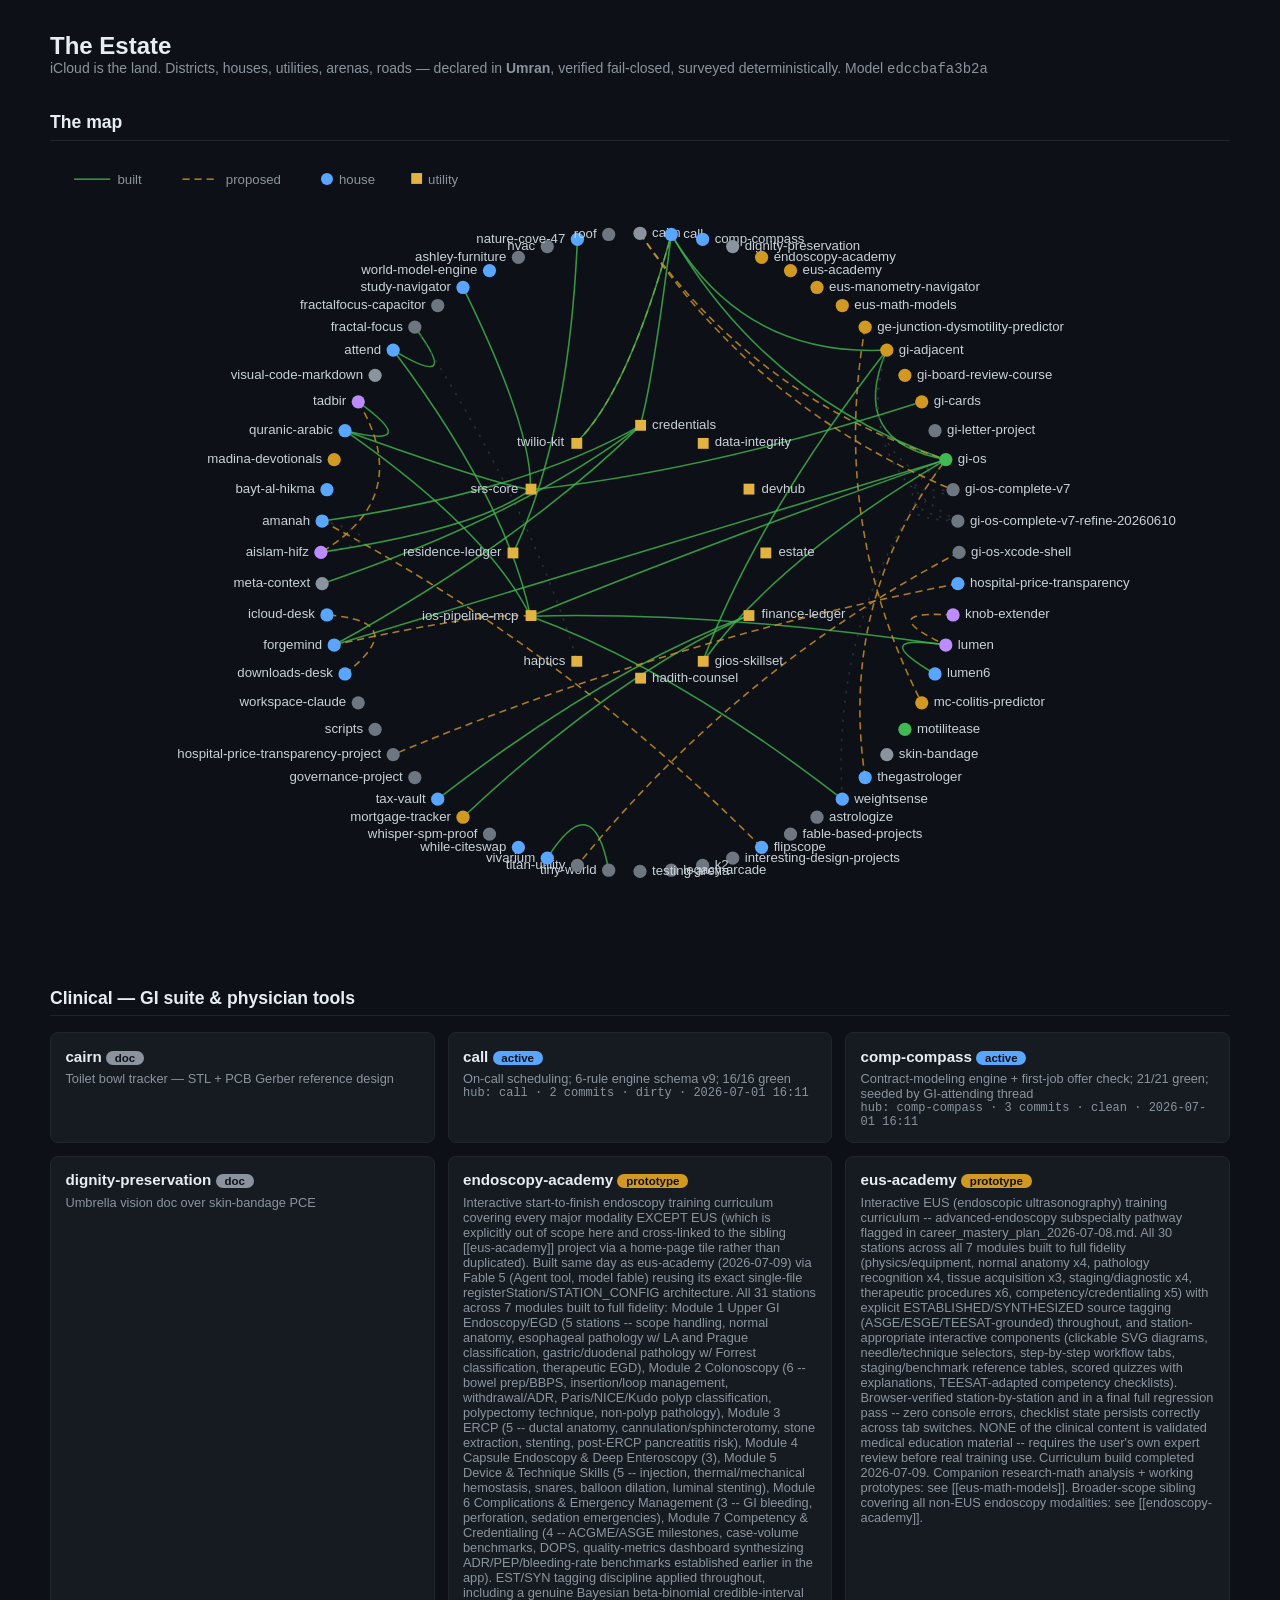
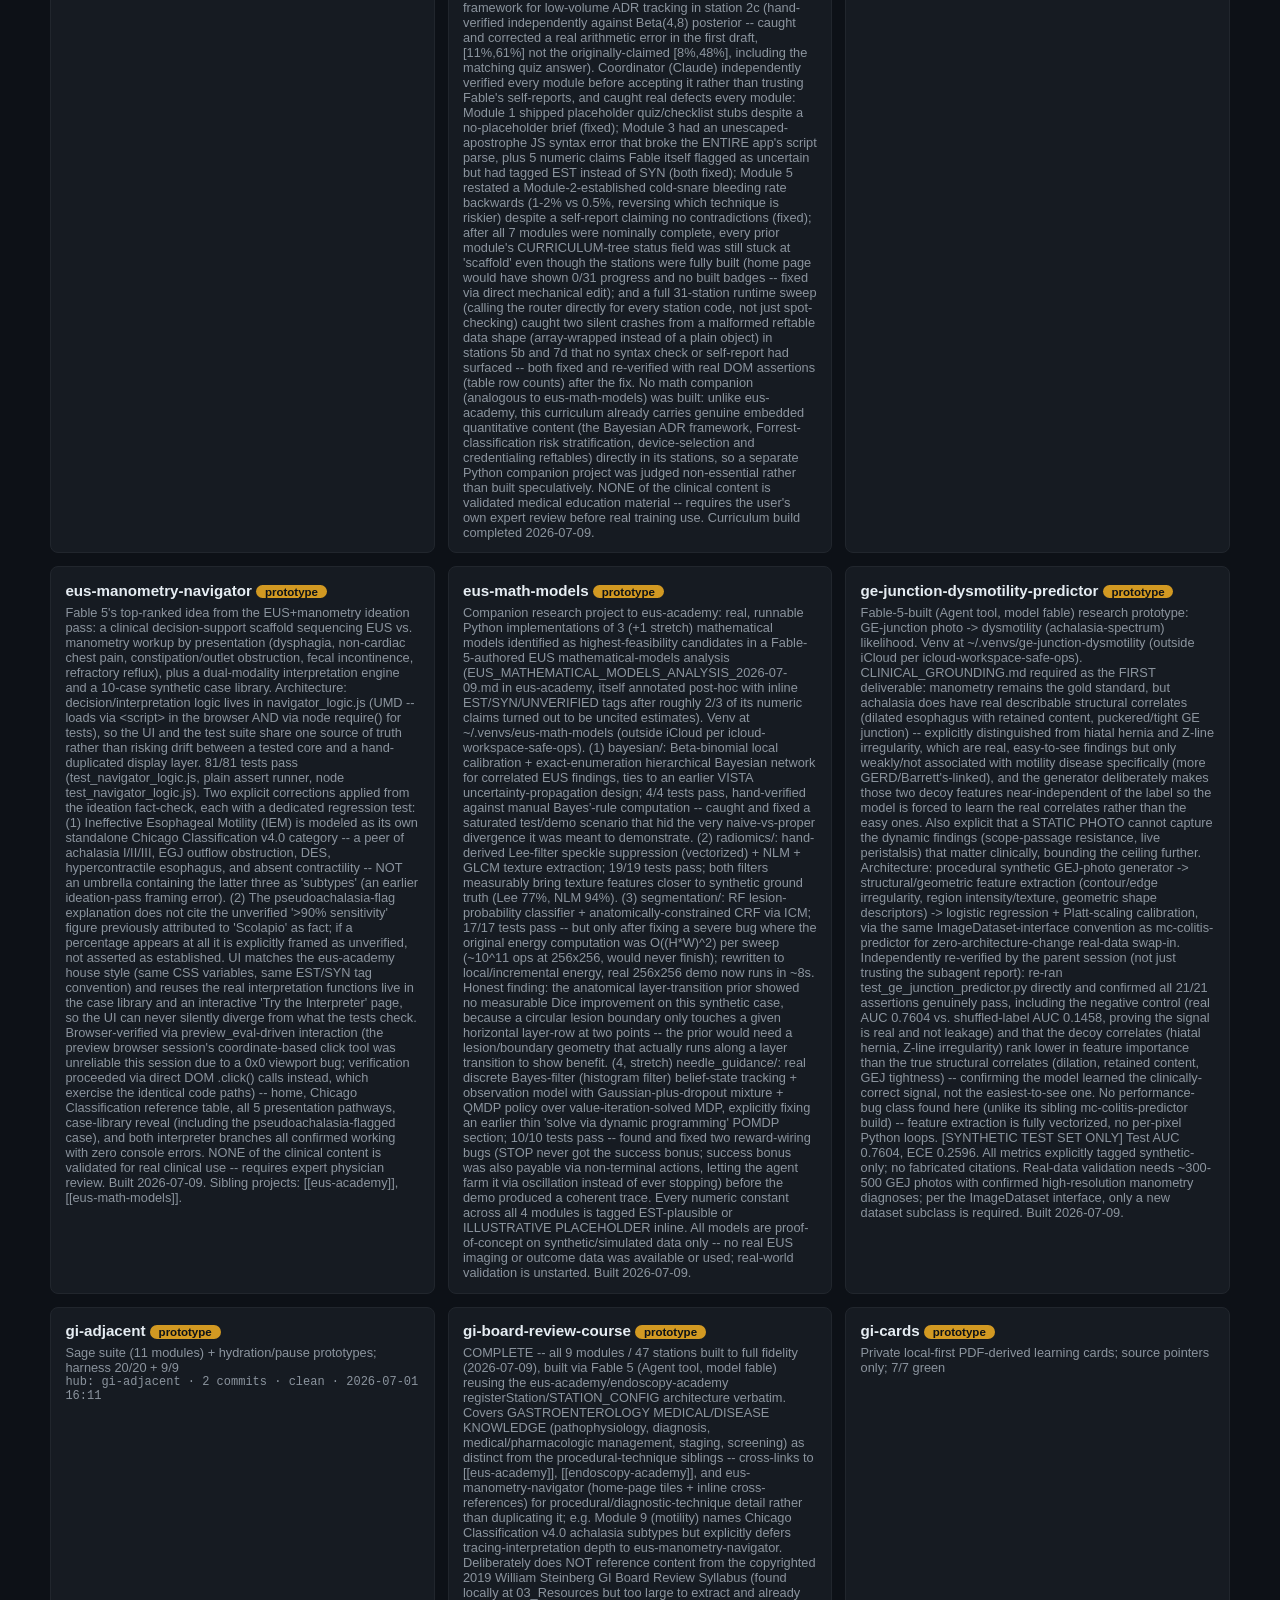
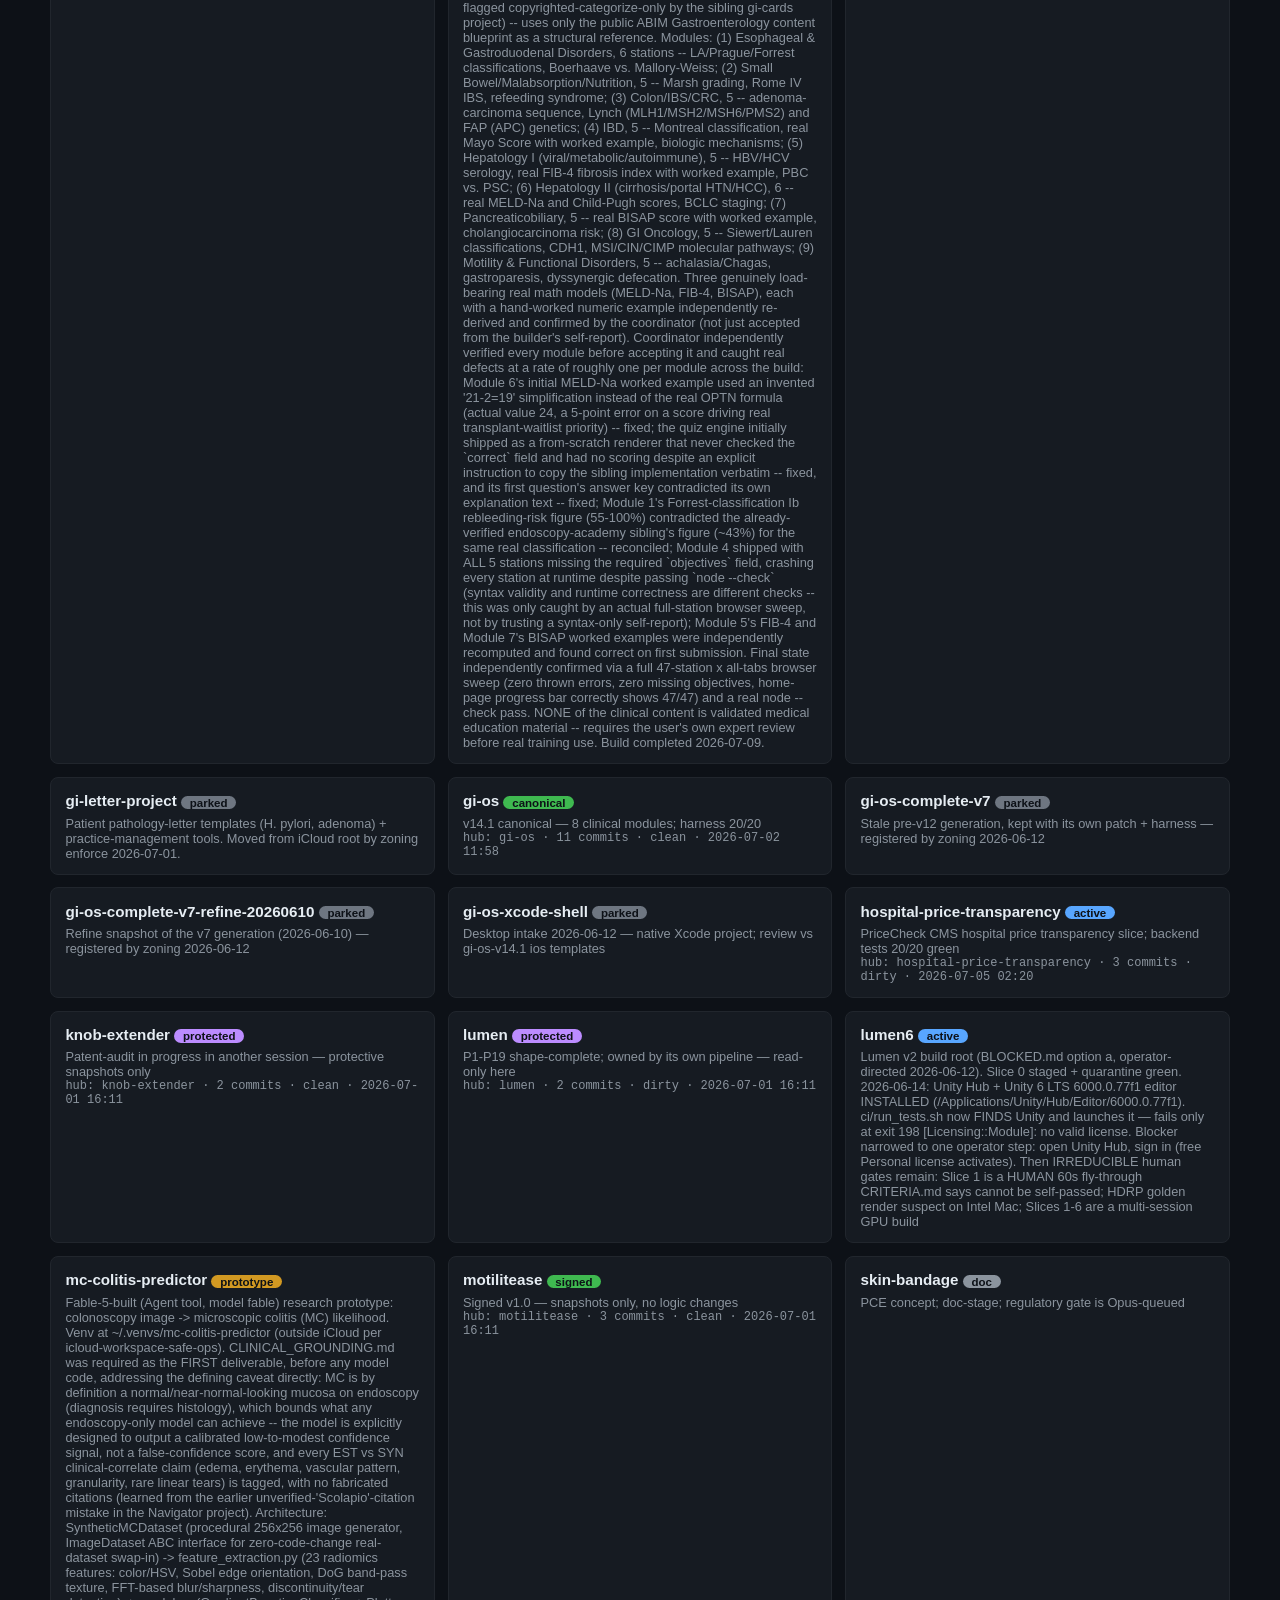
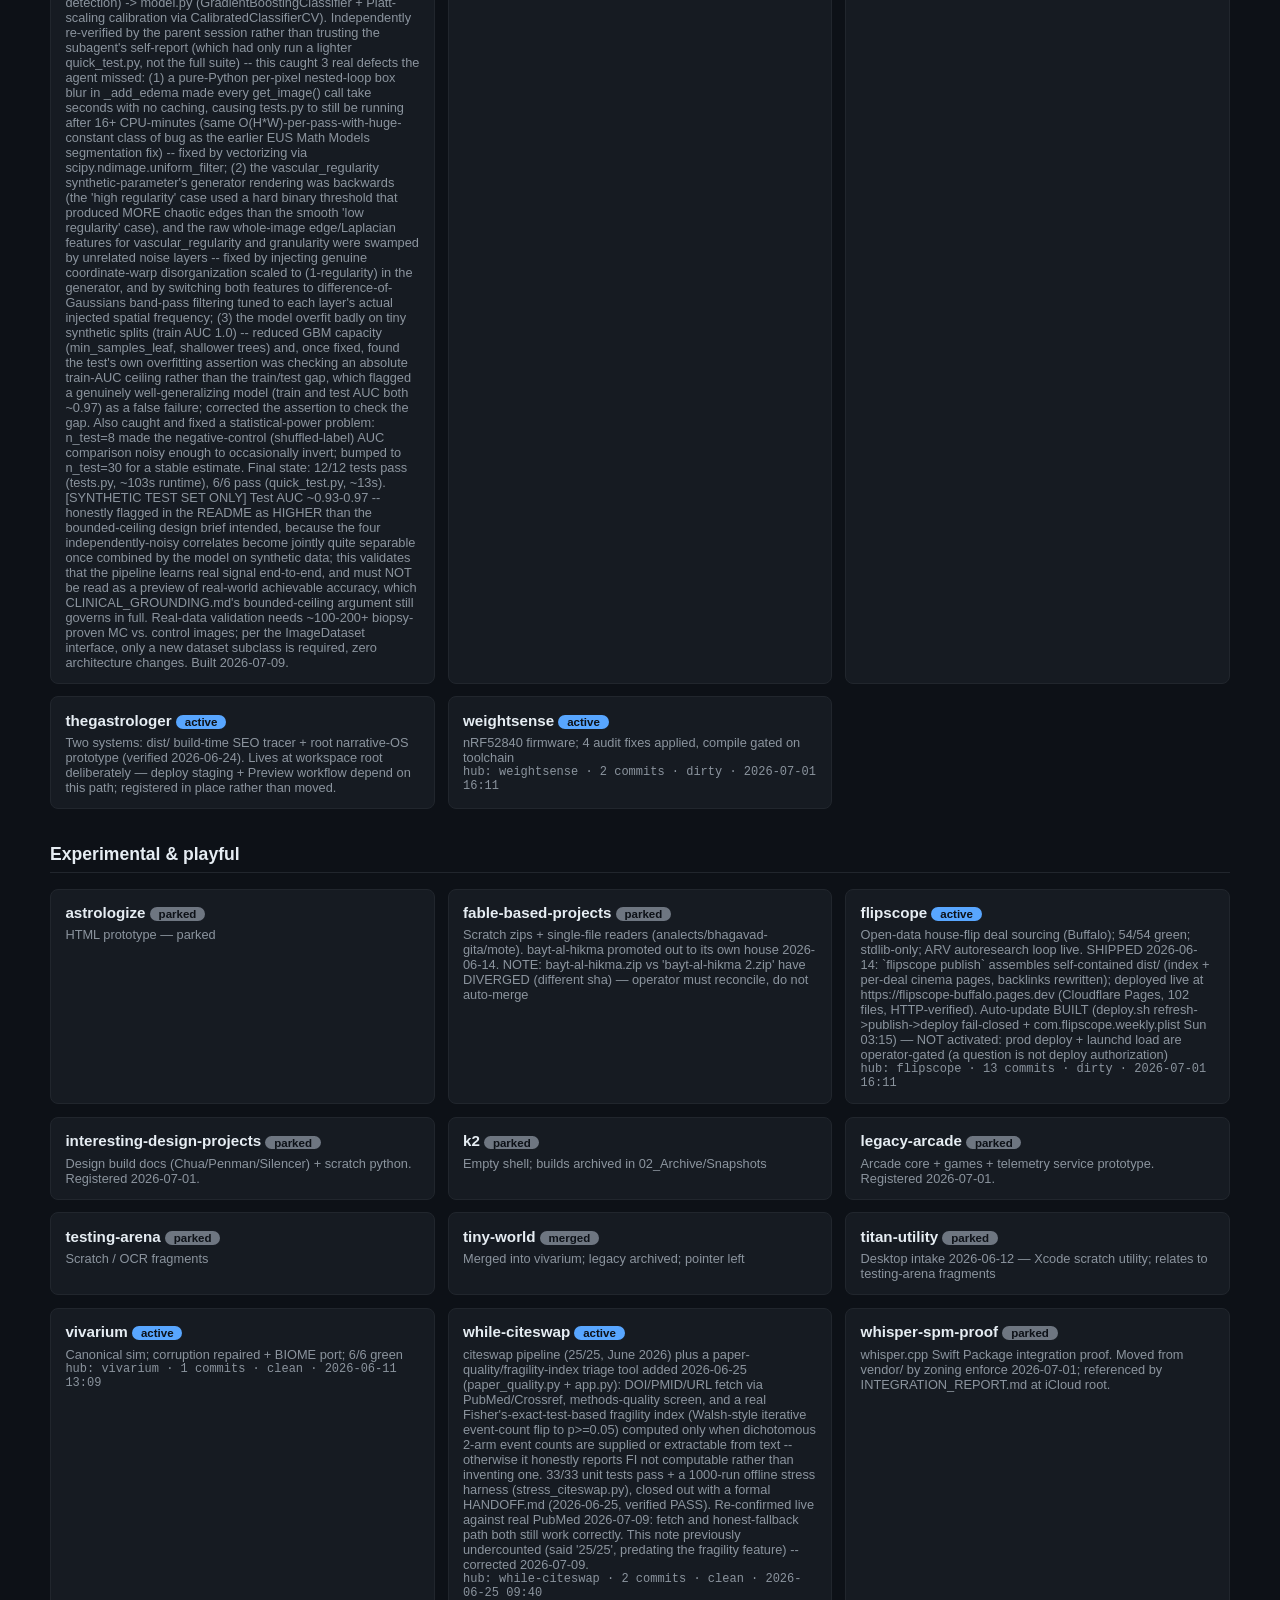
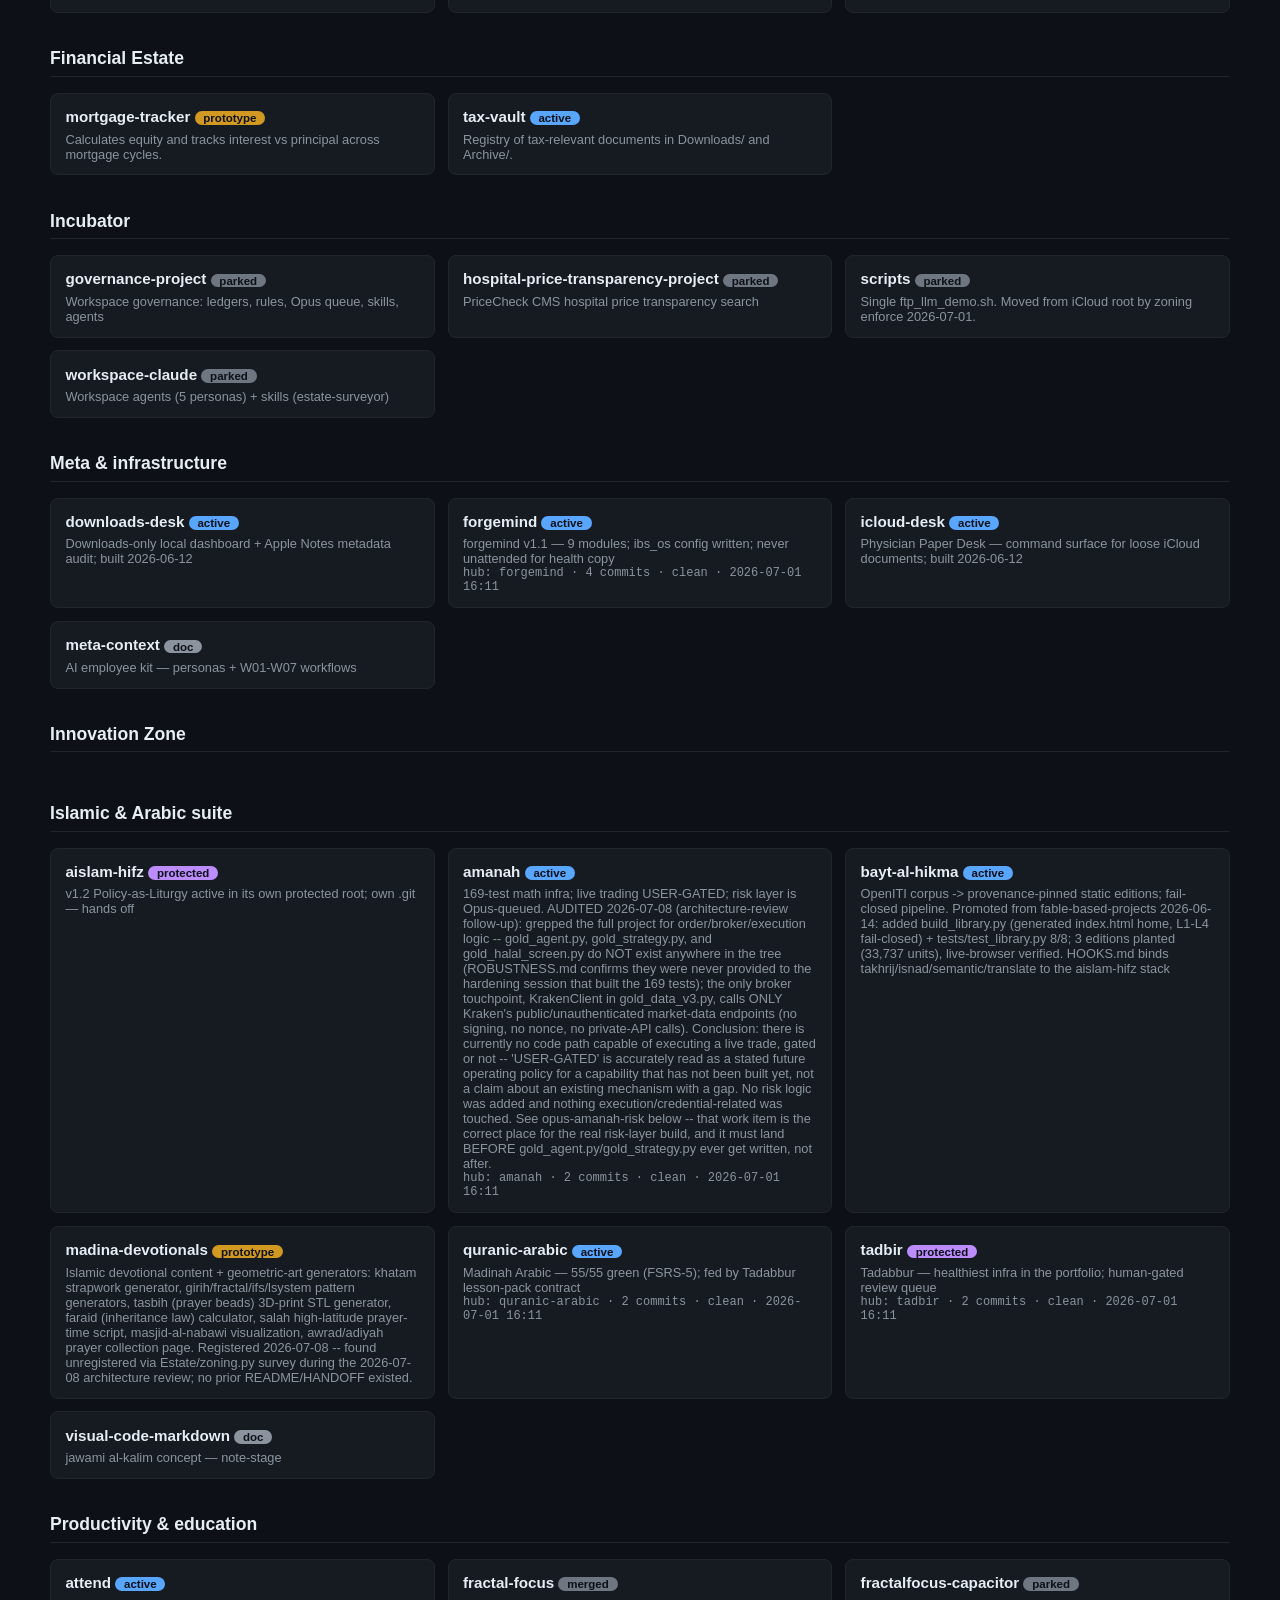
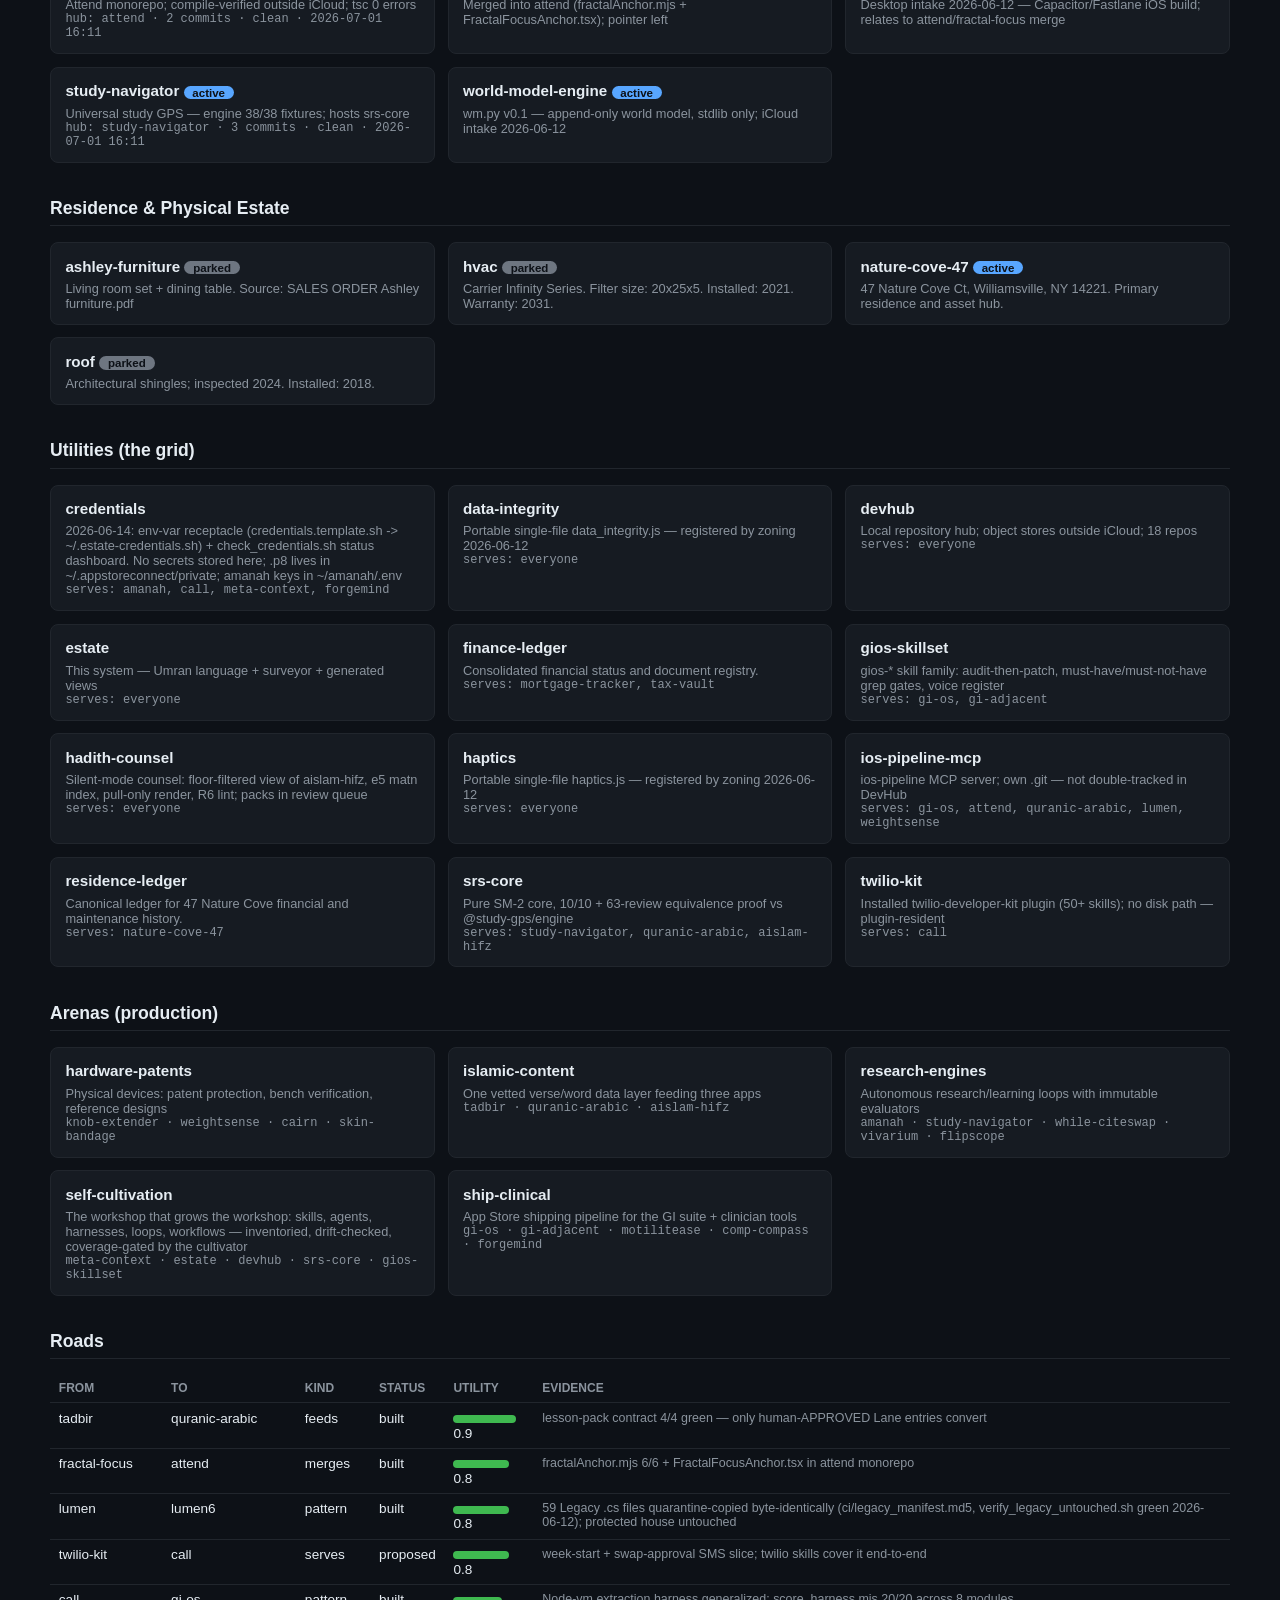
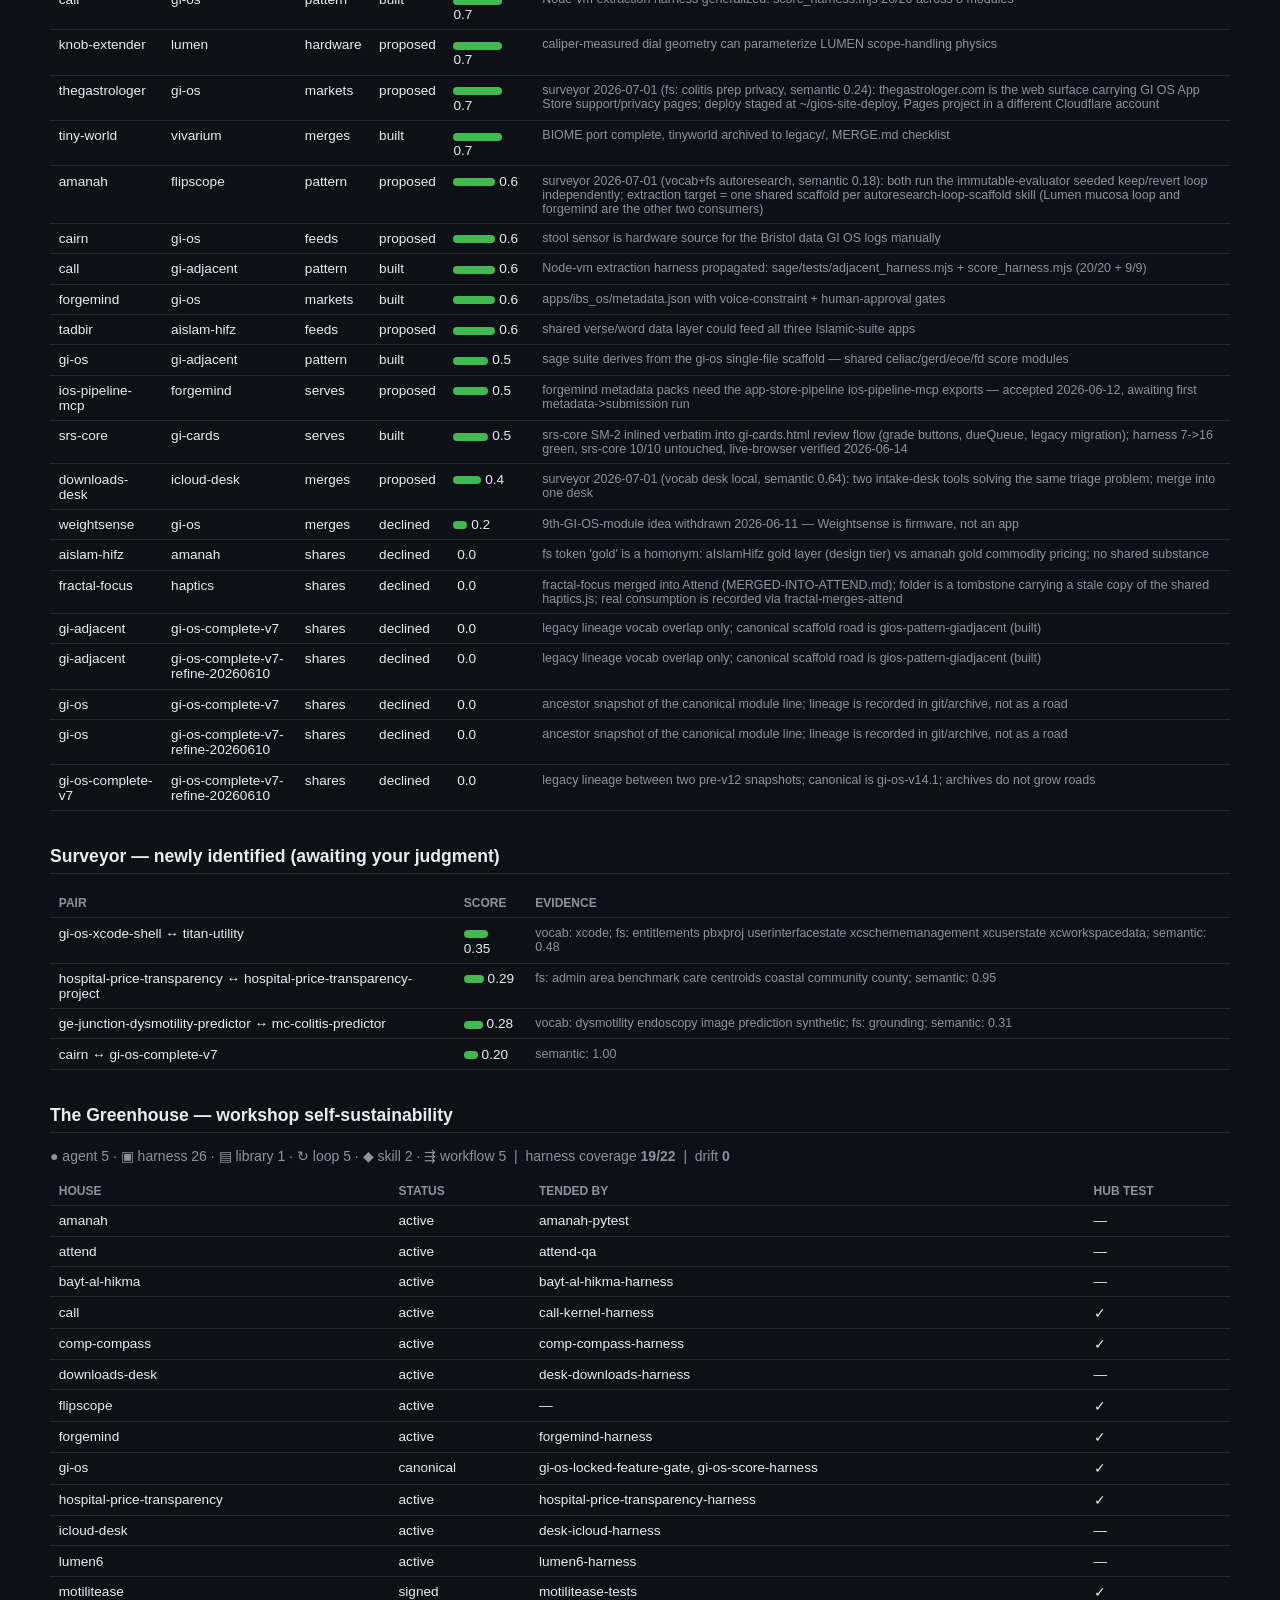
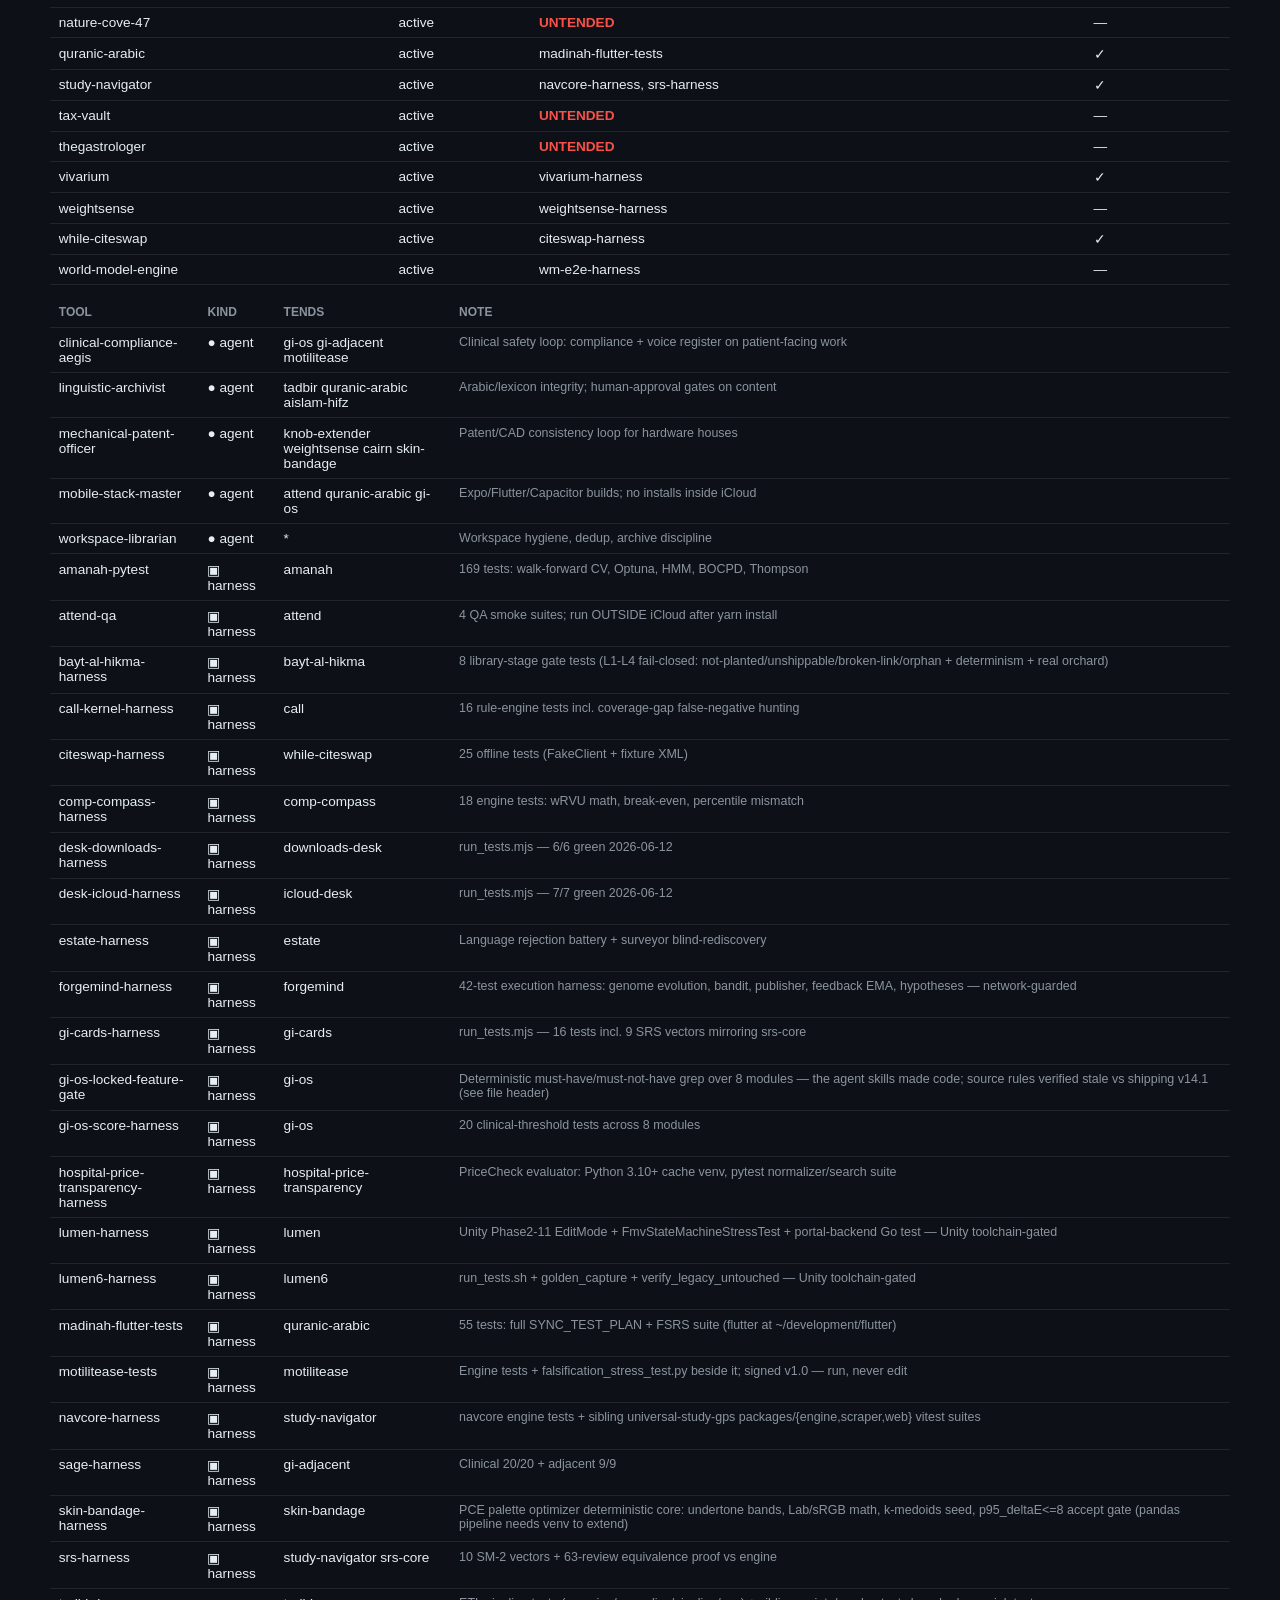
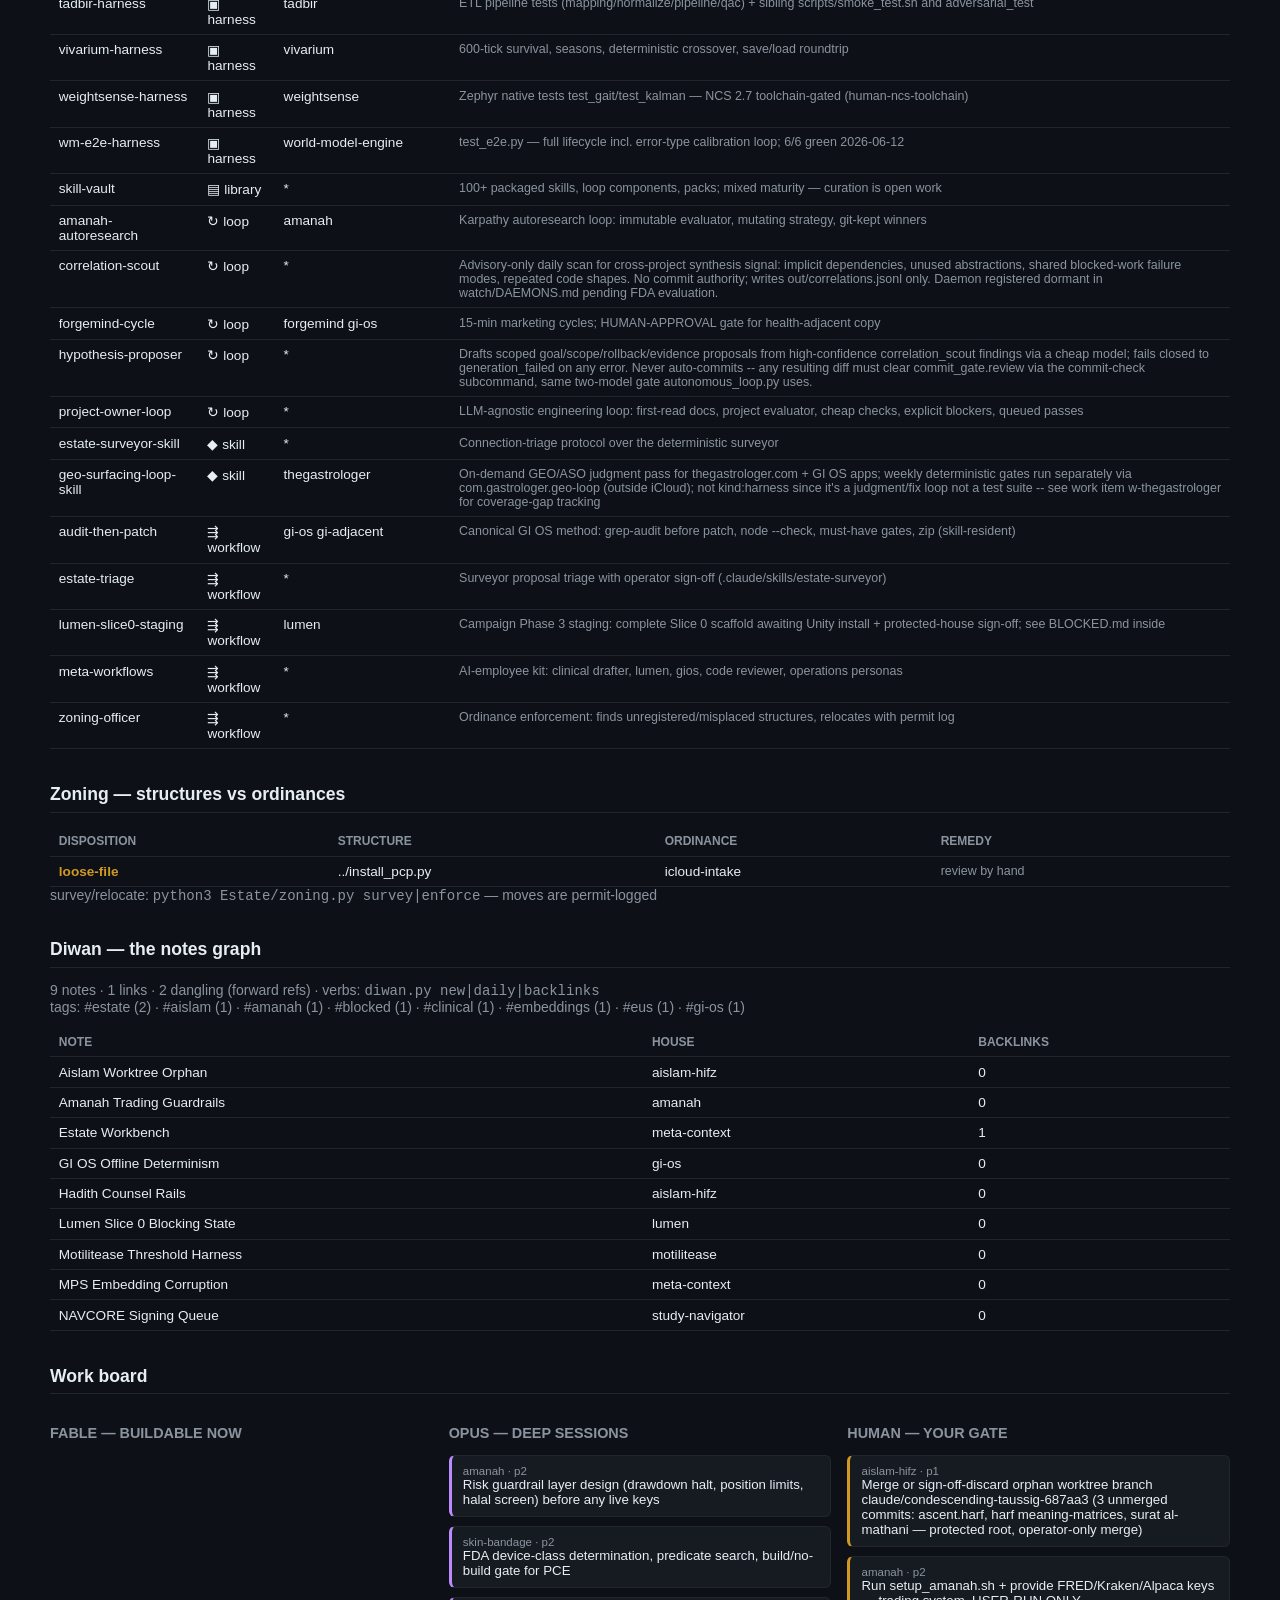
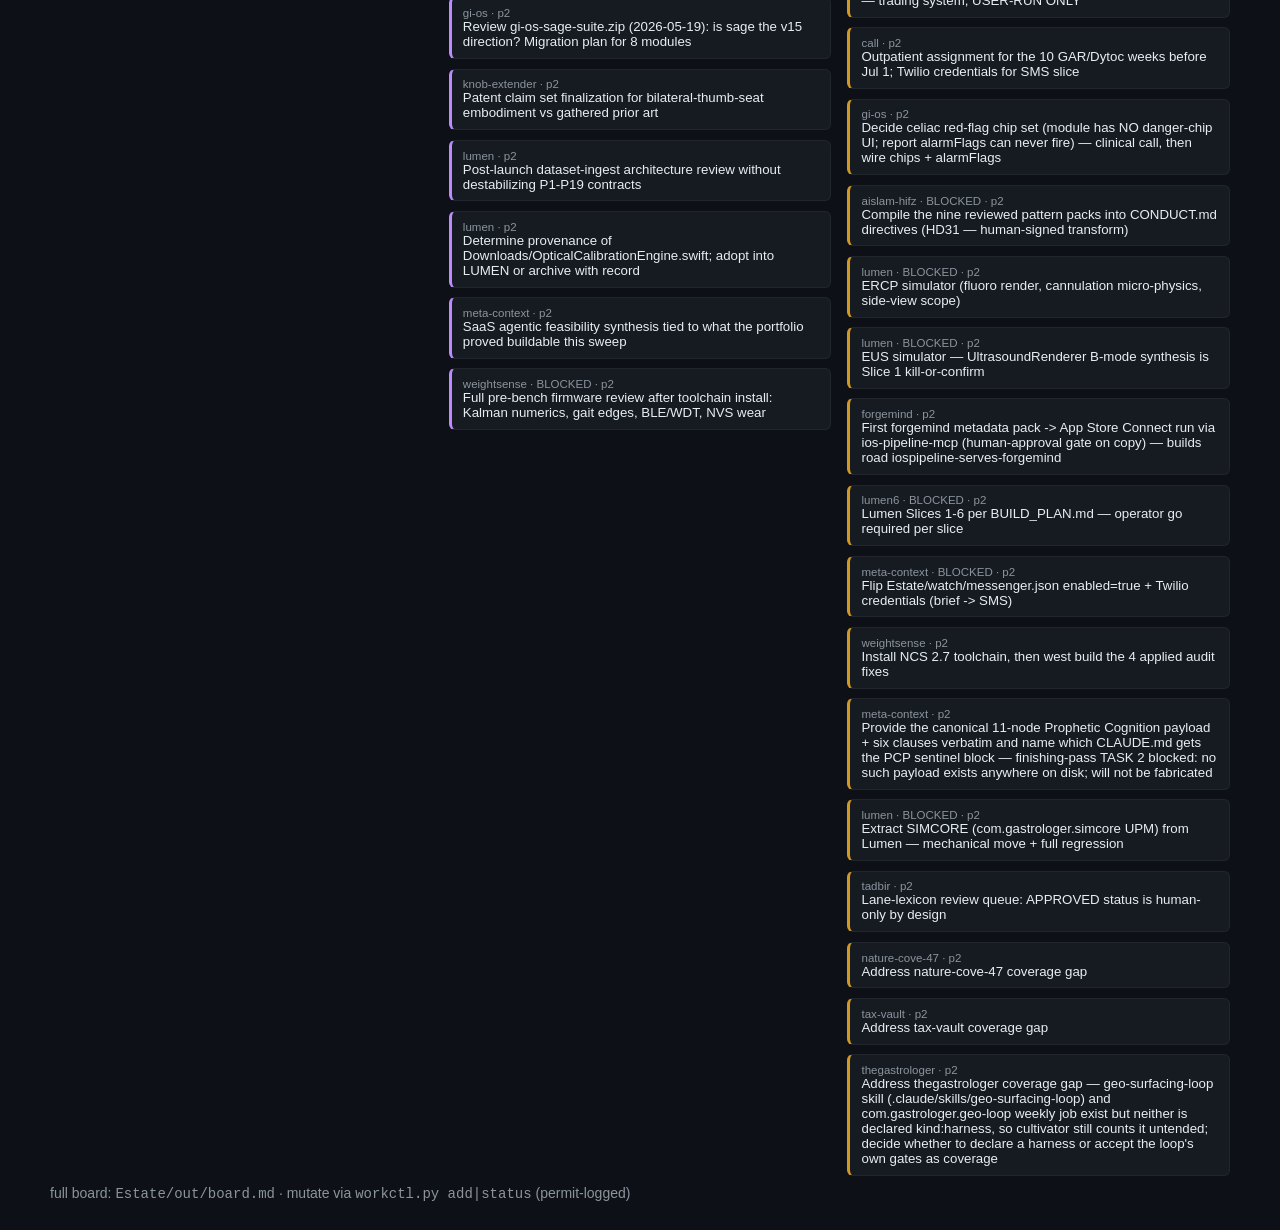
<file: Estate/docs/estate-dashboard-snapshot.html>
<!doctype html><meta charset="utf-8"><title>The Estate — Umran</title><style>
body{font:14px -apple-system,sans-serif;background:#0d1117;color:#e6edf3;margin:2rem auto;max-width:1180px;padding:0 1rem}
h1{font-size:1.5rem;margin-bottom:0} h2{font-size:1.1rem;margin-top:2.2rem;border-bottom:1px solid #21262d;padding-bottom:.4rem}
.sub{color:#8b949e} a{color:#58a6ff;text-decoration:none}
.grid{display:grid;grid-template-columns:repeat(auto-fill,minmax(330px,1fr));gap:.8rem;margin-top:1rem}
.card{background:#161b22;border:1px solid #21262d;border-radius:8px;padding:.8rem .9rem}
.card h3{margin:.1rem 0 .4rem;font-size:.95rem} .card .n{color:#8b949e;font-size:.8rem}
.badge{border-radius:1rem;padding:.05rem .55rem;font-size:.72rem;color:#0d1117;font-weight:700;vertical-align:middle}
.hub{font-size:.75rem;color:#8b949e;font-family:ui-monospace,monospace}
table{border-collapse:collapse;width:100%;margin-top:.8rem}
td,th{border-bottom:1px solid #21262d;padding:.45rem .55rem;text-align:left;font-size:.85rem;vertical-align:top}
th{color:#8b949e;font-size:.75rem;text-transform:uppercase}
.bar{display:inline-block;height:8px;background:#3fb950;border-radius:4px;vertical-align:middle}
.cols{display:grid;grid-template-columns:1fr 1fr 1fr;gap:1rem;margin-top:1rem}
.col h3{font-size:.9rem;color:#8b949e;text-transform:uppercase}
.work{background:#161b22;border:1px solid #21262d;border-left:3px solid #58a6ff;border-radius:6px;padding:.55rem .7rem;margin-bottom:.6rem;font-size:.83rem}
.work .h{color:#8b949e;font-size:.72rem} .opus{border-left-color:#bc8cff} .human{border-left-color:#d29922}
.ev{color:#8b949e;font-size:.78rem}</style>
<h1>The Estate</h1><div class=sub>iCloud is the land. Districts, houses, utilities, arenas, roads —
declared in <b>Umran</b>, verified fail-closed, surveyed deterministically. Model <code>edccbafa3b2a</code></div>
<h2>The map</h2><svg viewBox="0 0 980 660" xmlns="http://www.w3.org/2000/svg"><g font-size="11" fill="#8b949e"><line x1="20" y1="20" x2="50" y2="20" stroke="#3fb950"/><text x="56" y="24">built</text><line x1="110" y1="20" x2="140" y2="20" stroke="#d29922" stroke-dasharray="6 4"/><text x="146" y="24">proposed</text><circle cx="230" cy="20" r="5" fill="#58a6ff"/><text x="240" y="24">house</text><rect x="300" y="15" width="9" height="9" fill="#e3b341"/><text x="314" y="24">utility</text></g><path d="M256 205 Q311 245 245 229" fill="none" stroke="#3fb950" stroke-dasharray="" stroke-width="1.3" opacity="0.8"/><path d="M303 143 Q343 197 285 162" fill="none" stroke="#3fb950" stroke-dasharray="" stroke-width="1.3" opacity="0.8"/><path d="M464 594 Q451 524 413 584" fill="none" stroke="#3fb950" stroke-dasharray="" stroke-width="1.3" opacity="0.8"/><path d="M516 66 Q595 202 744 253" fill="none" stroke="#3fb950" stroke-dasharray="" stroke-width="1.3" opacity="0.8"/><path d="M236 407 Q490 330 744 253" fill="none" stroke="#3fb950" stroke-dasharray="" stroke-width="1.3" opacity="0.8"/><path d="M750 382 Q683 378 744 407" fill="none" stroke="#d29922" stroke-dasharray="6 4" stroke-width="1.3" opacity="0.8"/><path d="M490 65 Q585 202 744 253" fill="none" stroke="#d29922" stroke-dasharray="6 4" stroke-width="1.3" opacity="0.8"/><path d="M437 239 Q480 197 516 66" fill="none" stroke="#d29922" stroke-dasharray="6 4" stroke-width="1.3" opacity="0.8"/><path d="M256 205 Q303 283 225 330" fill="none" stroke="#d29922" stroke-dasharray="6 4" stroke-width="1.3" opacity="0.8"/><path d="M658 535 Q648 378 744 253" fill="none" stroke="#30363d" stroke-dasharray="2 6" stroke-width="1.3" opacity="0.8"/><path d="M516 66 Q577 168 695 162" fill="none" stroke="#3fb950" stroke-dasharray="" stroke-width="1.3" opacity="0.8"/><path d="M744 253 Q662 238 695 162" fill="none" stroke="#3fb950" stroke-dasharray="" stroke-width="1.3" opacity="0.8"/><path d="M399 278 Q544 263 724 205" fill="none" stroke="#3fb950" stroke-dasharray="" stroke-width="1.3" opacity="0.8"/><path d="M399 383 Q361 379 236 407" fill="none" stroke="#d29922" stroke-dasharray="6 4" stroke-width="1.3" opacity="0.8"/><path d="M744 407 Q677 397 735 431" fill="none" stroke="#3fb950" stroke-dasharray="" stroke-width="1.3" opacity="0.8"/><path d="M226 304 Q429 412 591 575" fill="none" stroke="#d29922" stroke-dasharray="6 4" stroke-width="1.3" opacity="0.8"/><path d="M245 431 Q301 387 230 382" fill="none" stroke="#d29922" stroke-dasharray="6 4" stroke-width="1.3" opacity="0.8"/><path d="M677 517 Q655 371 744 253" fill="none" stroke="#d29922" stroke-dasharray="6 4" stroke-width="1.3" opacity="0.8"/><path d="M750 278 Q686 301 754 304" fill="none" stroke="#30363d" stroke-dasharray="2 6" stroke-width="1.3" opacity="0.8"/><path d="M695 162 Q664 248 750 278" fill="none" stroke="#30363d" stroke-dasharray="2 6" stroke-width="1.3" opacity="0.8"/><path d="M695 162 Q666 257 754 304" fill="none" stroke="#30363d" stroke-dasharray="2 6" stroke-width="1.3" opacity="0.8"/><path d="M744 253 Q683 282 750 278" fill="none" stroke="#30363d" stroke-dasharray="2 6" stroke-width="1.3" opacity="0.8"/><path d="M744 253 Q684 291 754 304" fill="none" stroke="#30363d" stroke-dasharray="2 6" stroke-width="1.3" opacity="0.8"/><path d="M225 330 Q292 320 226 304" fill="none" stroke="#30363d" stroke-dasharray="2 6" stroke-width="1.3" opacity="0.8"/><path d="M303 143 Q400 294 438 421" fill="none" stroke="#30363d" stroke-dasharray="2 6" stroke-width="1.3" opacity="0.8"/><path d="M490 225 Q391 281 226 304" fill="none" stroke="#3fb950" stroke-dasharray="" stroke-width="1.3" opacity="0.8"/><path d="M490 225 Q500 192 516 66" fill="none" stroke="#3fb950" stroke-dasharray="" stroke-width="1.3" opacity="0.8"/><path d="M490 225 Q391 300 226 356" fill="none" stroke="#3fb950" stroke-dasharray="" stroke-width="1.3" opacity="0.8"/><path d="M490 225 Q395 319 236 407" fill="none" stroke="#3fb950" stroke-dasharray="" stroke-width="1.3" opacity="0.8"/><path d="M581 382 Q469 432 343 550" fill="none" stroke="#3fb950" stroke-dasharray="" stroke-width="1.3" opacity="0.8"/><path d="M581 382 Q461 427 322 535" fill="none" stroke="#3fb950" stroke-dasharray="" stroke-width="1.3" opacity="0.8"/><path d="M542 421 Q605 335 744 253" fill="none" stroke="#3fb950" stroke-dasharray="" stroke-width="1.3" opacity="0.8"/><path d="M542 421 Q587 301 695 162" fill="none" stroke="#3fb950" stroke-dasharray="" stroke-width="1.3" opacity="0.8"/><path d="M399 383 Q551 321 744 253" fill="none" stroke="#3fb950" stroke-dasharray="" stroke-width="1.3" opacity="0.8"/><path d="M399 383 Q379 287 285 162" fill="none" stroke="#3fb950" stroke-dasharray="" stroke-width="1.3" opacity="0.8"/><path d="M399 383 Q364 312 245 229" fill="none" stroke="#3fb950" stroke-dasharray="" stroke-width="1.3" opacity="0.8"/><path d="M399 383 Q551 379 744 407" fill="none" stroke="#3fb950" stroke-dasharray="" stroke-width="1.3" opacity="0.8"/><path d="M399 383 Q519 427 658 535" fill="none" stroke="#3fb950" stroke-dasharray="" stroke-width="1.3" opacity="0.8"/><path d="M385 330 Q431 233 438 70" fill="none" stroke="#3fb950" stroke-dasharray="" stroke-width="1.3" opacity="0.8"/><path d="M399 278 Q401 228 343 110" fill="none" stroke="#3fb950" stroke-dasharray="" stroke-width="1.3" opacity="0.8"/><path d="M399 278 Q364 272 245 229" fill="none" stroke="#3fb950" stroke-dasharray="" stroke-width="1.3" opacity="0.8"/><path d="M399 278 Q357 310 225 330" fill="none" stroke="#3fb950" stroke-dasharray="" stroke-width="1.3" opacity="0.8"/><path d="M437 239 Q480 197 516 66" fill="none" stroke="#3fb950" stroke-dasharray="" stroke-width="1.3" opacity="0.8"/><path d="M755 330 Q570 427 438 590" fill="none" stroke="#d29922" stroke-dasharray="6 4" stroke-width="1.3" opacity="0.8"/><path d="M754 356 Q512 403 285 498" fill="none" stroke="#d29922" stroke-dasharray="6 4" stroke-width="1.3" opacity="0.8"/><path d="M677 143 Q648 307 724 455" fill="none" stroke="#d29922" stroke-dasharray="6 4" stroke-width="1.3" opacity="0.8"/><path d="M490 65 Q587 211 750 278" fill="none" stroke="#d29922" stroke-dasharray="6 4" stroke-width="1.3" opacity="0.8"/><circle cx="225" cy="330" r="5.5" fill="#bc8cff"/><text x="215" y="330" fill="#c9d1d9" font-size="11" text-anchor="end" dominant-baseline="middle">aislam-hifz</text><circle cx="226" cy="304" r="5.5" fill="#58a6ff"/><text x="216" y="304" fill="#c9d1d9" font-size="11" text-anchor="end" dominant-baseline="middle">amanah</text><circle cx="389" cy="85" r="5.5" fill="#6e7681"/><text x="379" y="85" fill="#c9d1d9" font-size="11" text-anchor="end" dominant-baseline="middle">ashley-furniture</text><circle cx="637" cy="550" r="5.5" fill="#6e7681"/><text x="647" y="550" fill="#c9d1d9" font-size="11" text-anchor="start" dominant-baseline="middle">astrologize</text><circle cx="285" cy="162" r="5.5" fill="#58a6ff"/><text x="275" y="162" fill="#c9d1d9" font-size="11" text-anchor="end" dominant-baseline="middle">attend</text><circle cx="230" cy="278" r="5.5" fill="#58a6ff"/><text x="220" y="278" fill="#c9d1d9" font-size="11" text-anchor="end" dominant-baseline="middle">bayt-al-hikma</text><circle cx="490" cy="65" r="5.5" fill="#8b949e"/><text x="500" y="65" fill="#c9d1d9" font-size="11" text-anchor="start" dominant-baseline="middle">cairn</text><circle cx="516" cy="66" r="5.5" fill="#58a6ff"/><text x="526" y="66" fill="#c9d1d9" font-size="11" text-anchor="start" dominant-baseline="middle">call</text><circle cx="542" cy="70" r="5.5" fill="#58a6ff"/><text x="552" y="70" fill="#c9d1d9" font-size="11" text-anchor="start" dominant-baseline="middle">comp-compass</text><rect x="486" y="220" width="9" height="9" fill="#e3b341"/><text x="500" y="225" fill="#c9d1d9" font-size="11" text-anchor="start" dominant-baseline="middle">credentials</text><rect x="538" y="235" width="9" height="9" fill="#e3b341"/><text x="552" y="239" fill="#c9d1d9" font-size="11" text-anchor="start" dominant-baseline="middle">data-integrity</text><rect x="576" y="273" width="9" height="9" fill="#e3b341"/><text x="591" y="278" fill="#c9d1d9" font-size="11" text-anchor="start" dominant-baseline="middle">devhub</text><circle cx="567" cy="76" r="5.5" fill="#8b949e"/><text x="577" y="76" fill="#c9d1d9" font-size="11" text-anchor="start" dominant-baseline="middle">dignity-preservation</text><circle cx="245" cy="431" r="5.5" fill="#58a6ff"/><text x="235" y="431" fill="#c9d1d9" font-size="11" text-anchor="end" dominant-baseline="middle">downloads-desk</text><circle cx="591" cy="85" r="5.5" fill="#d29922"/><text x="601" y="85" fill="#c9d1d9" font-size="11" text-anchor="start" dominant-baseline="middle">endoscopy-academy</text><rect x="590" y="326" width="9" height="9" fill="#e3b341"/><text x="605" y="330" fill="#c9d1d9" font-size="11" text-anchor="start" dominant-baseline="middle">estate</text><circle cx="615" cy="96" r="5.5" fill="#d29922"/><text x="625" y="96" fill="#c9d1d9" font-size="11" text-anchor="start" dominant-baseline="middle">eus-academy</text><circle cx="637" cy="110" r="5.5" fill="#d29922"/><text x="647" y="110" fill="#c9d1d9" font-size="11" text-anchor="start" dominant-baseline="middle">eus-manometry-navigator</text><circle cx="658" cy="125" r="5.5" fill="#d29922"/><text x="668" y="125" fill="#c9d1d9" font-size="11" text-anchor="start" dominant-baseline="middle">eus-math-models</text><circle cx="615" cy="564" r="5.5" fill="#6e7681"/><text x="625" y="564" fill="#c9d1d9" font-size="11" text-anchor="start" dominant-baseline="middle">fable-based-projects</text><rect x="576" y="378" width="9" height="9" fill="#e3b341"/><text x="591" y="382" fill="#c9d1d9" font-size="11" text-anchor="start" dominant-baseline="middle">finance-ledger</text><circle cx="591" cy="575" r="5.5" fill="#58a6ff"/><text x="601" y="575" fill="#c9d1d9" font-size="11" text-anchor="start" dominant-baseline="middle">flipscope</text><circle cx="236" cy="407" r="5.5" fill="#58a6ff"/><text x="226" y="407" fill="#c9d1d9" font-size="11" text-anchor="end" dominant-baseline="middle">forgemind</text><circle cx="303" cy="143" r="5.5" fill="#6e7681"/><text x="293" y="143" fill="#c9d1d9" font-size="11" text-anchor="end" dominant-baseline="middle">fractal-focus</text><circle cx="322" cy="125" r="5.5" fill="#6e7681"/><text x="312" y="125" fill="#c9d1d9" font-size="11" text-anchor="end" dominant-baseline="middle">fractalfocus-capacitor</text><circle cx="677" cy="143" r="5.5" fill="#d29922"/><text x="687" y="143" fill="#c9d1d9" font-size="11" text-anchor="start" dominant-baseline="middle">ge-junction-dysmotility-predictor</text><circle cx="695" cy="162" r="5.5" fill="#d29922"/><text x="705" y="162" fill="#c9d1d9" font-size="11" text-anchor="start" dominant-baseline="middle">gi-adjacent</text><circle cx="710" cy="183" r="5.5" fill="#d29922"/><text x="720" y="183" fill="#c9d1d9" font-size="11" text-anchor="start" dominant-baseline="middle">gi-board-review-course</text><circle cx="724" cy="205" r="5.5" fill="#d29922"/><text x="734" y="205" fill="#c9d1d9" font-size="11" text-anchor="start" dominant-baseline="middle">gi-cards</text><circle cx="735" cy="229" r="5.5" fill="#6e7681"/><text x="745" y="229" fill="#c9d1d9" font-size="11" text-anchor="start" dominant-baseline="middle">gi-letter-project</text><circle cx="744" cy="253" r="5.5" fill="#3fb950"/><text x="754" y="253" fill="#c9d1d9" font-size="11" text-anchor="start" dominant-baseline="middle">gi-os</text><circle cx="750" cy="278" r="5.5" fill="#6e7681"/><text x="760" y="278" fill="#c9d1d9" font-size="11" text-anchor="start" dominant-baseline="middle">gi-os-complete-v7</text><circle cx="754" cy="304" r="5.5" fill="#6e7681"/><text x="764" y="304" fill="#c9d1d9" font-size="11" text-anchor="start" dominant-baseline="middle">gi-os-complete-v7-refine-20260610</text><circle cx="755" cy="330" r="5.5" fill="#6e7681"/><text x="765" y="330" fill="#c9d1d9" font-size="11" text-anchor="start" dominant-baseline="middle">gi-os-xcode-shell</text><rect x="538" y="416" width="9" height="9" fill="#e3b341"/><text x="552" y="421" fill="#c9d1d9" font-size="11" text-anchor="start" dominant-baseline="middle">gios-skillset</text><circle cx="303" cy="517" r="5.5" fill="#6e7681"/><text x="293" y="517" fill="#c9d1d9" font-size="11" text-anchor="end" dominant-baseline="middle">governance-project</text><rect x="486" y="430" width="9" height="9" fill="#e3b341"/><text x="500" y="435" fill="#c9d1d9" font-size="11" text-anchor="start" dominant-baseline="middle">hadith-counsel</text><rect x="433" y="416" width="9" height="9" fill="#e3b341"/><text x="428" y="421" fill="#c9d1d9" font-size="11" text-anchor="end" dominant-baseline="middle">haptics</text><circle cx="754" cy="356" r="5.5" fill="#58a6ff"/><text x="764" y="356" fill="#c9d1d9" font-size="11" text-anchor="start" dominant-baseline="middle">hospital-price-transparency</text><circle cx="285" cy="498" r="5.5" fill="#6e7681"/><text x="275" y="498" fill="#c9d1d9" font-size="11" text-anchor="end" dominant-baseline="middle">hospital-price-transparency-project</text><circle cx="413" cy="76" r="5.5" fill="#6e7681"/><text x="403" y="76" fill="#c9d1d9" font-size="11" text-anchor="end" dominant-baseline="middle">hvac</text><circle cx="230" cy="382" r="5.5" fill="#58a6ff"/><text x="220" y="382" fill="#c9d1d9" font-size="11" text-anchor="end" dominant-baseline="middle">icloud-desk</text><circle cx="567" cy="584" r="5.5" fill="#6e7681"/><text x="577" y="584" fill="#c9d1d9" font-size="11" text-anchor="start" dominant-baseline="middle">interesting-design-projects</text><rect x="395" y="378" width="9" height="9" fill="#e3b341"/><text x="389" y="383" fill="#c9d1d9" font-size="11" text-anchor="end" dominant-baseline="middle">ios-pipeline-mcp</text><circle cx="542" cy="590" r="5.5" fill="#6e7681"/><text x="552" y="590" fill="#c9d1d9" font-size="11" text-anchor="start" dominant-baseline="middle">k2</text><circle cx="750" cy="382" r="5.5" fill="#bc8cff"/><text x="760" y="382" fill="#c9d1d9" font-size="11" text-anchor="start" dominant-baseline="middle">knob-extender</text><circle cx="516" cy="594" r="5.5" fill="#6e7681"/><text x="526" y="594" fill="#c9d1d9" font-size="11" text-anchor="start" dominant-baseline="middle">legacy-arcade</text><circle cx="744" cy="407" r="5.5" fill="#bc8cff"/><text x="754" y="407" fill="#c9d1d9" font-size="11" text-anchor="start" dominant-baseline="middle">lumen</text><circle cx="735" cy="431" r="5.5" fill="#58a6ff"/><text x="745" y="431" fill="#c9d1d9" font-size="11" text-anchor="start" dominant-baseline="middle">lumen6</text><circle cx="236" cy="253" r="5.5" fill="#d29922"/><text x="226" y="253" fill="#c9d1d9" font-size="11" text-anchor="end" dominant-baseline="middle">madina-devotionals</text><circle cx="724" cy="455" r="5.5" fill="#d29922"/><text x="734" y="455" fill="#c9d1d9" font-size="11" text-anchor="start" dominant-baseline="middle">mc-colitis-predictor</text><circle cx="226" cy="356" r="5.5" fill="#8b949e"/><text x="216" y="356" fill="#c9d1d9" font-size="11" text-anchor="end" dominant-baseline="middle">meta-context</text><circle cx="343" cy="550" r="5.5" fill="#d29922"/><text x="333" y="550" fill="#c9d1d9" font-size="11" text-anchor="end" dominant-baseline="middle">mortgage-tracker</text><circle cx="710" cy="477" r="5.5" fill="#3fb950"/><text x="720" y="477" fill="#c9d1d9" font-size="11" text-anchor="start" dominant-baseline="middle">motilitease</text><circle cx="438" cy="70" r="5.5" fill="#58a6ff"/><text x="428" y="70" fill="#c9d1d9" font-size="11" text-anchor="end" dominant-baseline="middle">nature-cove-47</text><circle cx="245" cy="229" r="5.5" fill="#58a6ff"/><text x="235" y="229" fill="#c9d1d9" font-size="11" text-anchor="end" dominant-baseline="middle">quranic-arabic</text><rect x="380" y="326" width="9" height="9" fill="#e3b341"/><text x="375" y="330" fill="#c9d1d9" font-size="11" text-anchor="end" dominant-baseline="middle">residence-ledger</text><circle cx="464" cy="66" r="5.5" fill="#6e7681"/><text x="454" y="66" fill="#c9d1d9" font-size="11" text-anchor="end" dominant-baseline="middle">roof</text><circle cx="270" cy="477" r="5.5" fill="#6e7681"/><text x="260" y="477" fill="#c9d1d9" font-size="11" text-anchor="end" dominant-baseline="middle">scripts</text><circle cx="695" cy="498" r="5.5" fill="#8b949e"/><text x="705" y="498" fill="#c9d1d9" font-size="11" text-anchor="start" dominant-baseline="middle">skin-bandage</text><rect x="395" y="273" width="9" height="9" fill="#e3b341"/><text x="389" y="278" fill="#c9d1d9" font-size="11" text-anchor="end" dominant-baseline="middle">srs-core</text><circle cx="343" cy="110" r="5.5" fill="#58a6ff"/><text x="333" y="110" fill="#c9d1d9" font-size="11" text-anchor="end" dominant-baseline="middle">study-navigator</text><circle cx="256" cy="205" r="5.5" fill="#bc8cff"/><text x="246" y="205" fill="#c9d1d9" font-size="11" text-anchor="end" dominant-baseline="middle">tadbir</text><circle cx="322" cy="535" r="5.5" fill="#58a6ff"/><text x="312" y="535" fill="#c9d1d9" font-size="11" text-anchor="end" dominant-baseline="middle">tax-vault</text><circle cx="490" cy="595" r="5.5" fill="#6e7681"/><text x="500" y="595" fill="#c9d1d9" font-size="11" text-anchor="start" dominant-baseline="middle">testing-arena</text><circle cx="677" cy="517" r="5.5" fill="#58a6ff"/><text x="687" y="517" fill="#c9d1d9" font-size="11" text-anchor="start" dominant-baseline="middle">thegastrologer</text><circle cx="464" cy="594" r="5.5" fill="#6e7681"/><text x="454" y="594" fill="#c9d1d9" font-size="11" text-anchor="end" dominant-baseline="middle">tiny-world</text><circle cx="438" cy="590" r="5.5" fill="#6e7681"/><text x="428" y="590" fill="#c9d1d9" font-size="11" text-anchor="end" dominant-baseline="middle">titan-utility</text><rect x="433" y="235" width="9" height="9" fill="#e3b341"/><text x="427" y="239" fill="#c9d1d9" font-size="11" text-anchor="end" dominant-baseline="middle">twilio-kit</text><circle cx="270" cy="183" r="5.5" fill="#8b949e"/><text x="260" y="183" fill="#c9d1d9" font-size="11" text-anchor="end" dominant-baseline="middle">visual-code-markdown</text><circle cx="413" cy="584" r="5.5" fill="#58a6ff"/><text x="403" y="584" fill="#c9d1d9" font-size="11" text-anchor="end" dominant-baseline="middle">vivarium</text><circle cx="658" cy="535" r="5.5" fill="#58a6ff"/><text x="668" y="535" fill="#c9d1d9" font-size="11" text-anchor="start" dominant-baseline="middle">weightsense</text><circle cx="389" cy="575" r="5.5" fill="#58a6ff"/><text x="379" y="575" fill="#c9d1d9" font-size="11" text-anchor="end" dominant-baseline="middle">while-citeswap</text><circle cx="365" cy="564" r="5.5" fill="#6e7681"/><text x="355" y="564" fill="#c9d1d9" font-size="11" text-anchor="end" dominant-baseline="middle">whisper-spm-proof</text><circle cx="256" cy="455" r="5.5" fill="#6e7681"/><text x="246" y="455" fill="#c9d1d9" font-size="11" text-anchor="end" dominant-baseline="middle">workspace-claude</text><circle cx="365" cy="96" r="5.5" fill="#58a6ff"/><text x="355" y="96" fill="#c9d1d9" font-size="11" text-anchor="end" dominant-baseline="middle">world-model-engine</text></svg><h2>Clinical — GI suite &amp; physician tools</h2><div class=grid><div class=card><h3>cairn <span class=badge style="background:#8b949e">doc</span></h3><div class=n>Toilet bowl tracker — STL + PCB Gerber reference design</div></div><div class=card><h3>call <span class=badge style="background:#58a6ff">active</span></h3><div class=n>On-call scheduling; 6-rule engine schema v9; 16/16 green</div><div class=hub>hub: call · 2 commits · dirty · 2026-07-01 16:11</div></div><div class=card><h3>comp-compass <span class=badge style="background:#58a6ff">active</span></h3><div class=n>Contract-modeling engine + first-job offer check; 21/21 green; seeded by GI-attending thread</div><div class=hub>hub: comp-compass · 3 commits · clean · 2026-07-01 16:11</div></div><div class=card><h3>dignity-preservation <span class=badge style="background:#8b949e">doc</span></h3><div class=n>Umbrella vision doc over skin-bandage PCE</div></div><div class=card><h3>endoscopy-academy <span class=badge style="background:#d29922">prototype</span></h3><div class=n>Interactive start-to-finish endoscopy training curriculum covering every major modality EXCEPT EUS (which is explicitly out of scope here and cross-linked to the sibling [[eus-academy]] project via a home-page tile rather than duplicated). Built same day as eus-academy (2026-07-09) via Fable 5 (Agent tool, model fable) reusing its exact single-file registerStation/STATION_CONFIG architecture. All 31 stations across 7 modules built to full fidelity: Module 1 Upper GI Endoscopy/EGD (5 stations -- scope handling, normal anatomy, esophageal pathology w/ LA and Prague classification, gastric/duodenal pathology w/ Forrest classification, therapeutic EGD), Module 2 Colonoscopy (6 -- bowel prep/BBPS, insertion/loop management, withdrawal/ADR, Paris/NICE/Kudo polyp classification, polypectomy technique, non-polyp pathology), Module 3 ERCP (5 -- ductal anatomy, cannulation/sphincterotomy, stone extraction, stenting, post-ERCP pancreatitis risk), Module 4 Capsule Endoscopy &amp; Deep Enteroscopy (3), Module 5 Device &amp; Technique Skills (5 -- injection, thermal/mechanical hemostasis, snares, balloon dilation, luminal stenting), Module 6 Complications &amp; Emergency Management (3 -- GI bleeding, perforation, sedation emergencies), Module 7 Competency &amp; Credentialing (4 -- ACGME/ASGE milestones, case-volume benchmarks, DOPS, quality-metrics dashboard synthesizing ADR/PEP/bleeding-rate benchmarks established earlier in the app). EST/SYN tagging discipline applied throughout, including a genuine Bayesian beta-binomial credible-interval framework for low-volume ADR tracking in station 2c (hand-verified independently against Beta(4,8) posterior -- caught and corrected a real arithmetic error in the first draft, [11%,61%] not the originally-claimed [8%,48%], including the matching quiz answer). Coordinator (Claude) independently verified every module before accepting it rather than trusting Fable&#x27;s self-reports, and caught real defects every module: Module 1 shipped placeholder quiz/checklist stubs despite a no-placeholder brief (fixed); Module 3 had an unescaped-apostrophe JS syntax error that broke the ENTIRE app&#x27;s script parse, plus 5 numeric claims Fable itself flagged as uncertain but had tagged EST instead of SYN (both fixed); Module 5 restated a Module-2-established cold-snare bleeding rate backwards (1-2% vs 0.5%, reversing which technique is riskier) despite a self-report claiming no contradictions (fixed); after all 7 modules were nominally complete, every prior module&#x27;s CURRICULUM-tree status field was still stuck at &#x27;scaffold&#x27; even though the stations were fully built (home page would have shown 0/31 progress and no built badges -- fixed via direct mechanical edit); and a full 31-station runtime sweep (calling the router directly for every station code, not just spot-checking) caught two silent crashes from a malformed reftable data shape (array-wrapped instead of a plain object) in stations 5b and 7d that no syntax check or self-report had surfaced -- both fixed and re-verified with real DOM assertions (table row counts) after the fix. No math companion (analogous to eus-math-models) was built: unlike eus-academy, this curriculum already carries genuine embedded quantitative content (the Bayesian ADR framework, Forrest-classification risk stratification, device-selection and credentialing reftables) directly in its stations, so a separate Python companion project was judged non-essential rather than built speculatively. NONE of the clinical content is validated medical education material -- requires the user&#x27;s own expert review before real training use. Curriculum build completed 2026-07-09.</div></div><div class=card><h3>eus-academy <span class=badge style="background:#d29922">prototype</span></h3><div class=n>Interactive EUS (endoscopic ultrasonography) training curriculum -- advanced-endoscopy subspecialty pathway flagged in career_mastery_plan_2026-07-08.md. All 30 stations across all 7 modules built to full fidelity (physics/equipment, normal anatomy x4, pathology recognition x4, tissue acquisition x3, staging/diagnostic x4, therapeutic procedures x6, competency/credentialing x5) with explicit ESTABLISHED/SYNTHESIZED source tagging (ASGE/ESGE/TEESAT-grounded) throughout, and station-appropriate interactive components (clickable SVG diagrams, needle/technique selectors, step-by-step workflow tabs, staging/benchmark reference tables, scored quizzes with explanations, TEESAT-adapted competency checklists). Browser-verified station-by-station and in a final full regression pass -- zero console errors, checklist state persists correctly across tab switches. NONE of the clinical content is validated medical education material -- requires the user&#x27;s own expert review before real training use. Curriculum build completed 2026-07-09. Companion research-math analysis + working prototypes: see [[eus-math-models]]. Broader-scope sibling covering all non-EUS endoscopy modalities: see [[endoscopy-academy]].</div></div><div class=card><h3>eus-manometry-navigator <span class=badge style="background:#d29922">prototype</span></h3><div class=n>Fable 5&#x27;s top-ranked idea from the EUS+manometry ideation pass: a clinical decision-support scaffold sequencing EUS vs. manometry workup by presentation (dysphagia, non-cardiac chest pain, constipation/outlet obstruction, fecal incontinence, refractory reflux), plus a dual-modality interpretation engine and a 10-case synthetic case library. Architecture: decision/interpretation logic lives in navigator_logic.js (UMD -- loads via &lt;script&gt; in the browser AND via node require() for tests), so the UI and the test suite share one source of truth rather than risking drift between a tested core and a hand-duplicated display layer. 81/81 tests pass (test_navigator_logic.js, plain assert runner, node test_navigator_logic.js). Two explicit corrections applied from the ideation fact-check, each with a dedicated regression test: (1) Ineffective Esophageal Motility (IEM) is modeled as its own standalone Chicago Classification v4.0 category -- a peer of achalasia I/II/III, EGJ outflow obstruction, DES, hypercontractile esophagus, and absent contractility -- NOT an umbrella containing the latter three as &#x27;subtypes&#x27; (an earlier ideation-pass framing error). (2) The pseudoachalasia-flag explanation does not cite the unverified &#x27;&gt;90% sensitivity&#x27; figure previously attributed to &#x27;Scolapio&#x27; as fact; if a percentage appears at all it is explicitly framed as unverified, not asserted as established. UI matches the eus-academy house style (same CSS variables, same EST/SYN tag convention) and reuses the real interpretation functions live in the case library and an interactive &#x27;Try the Interpreter&#x27; page, so the UI can never silently diverge from what the tests check. Browser-verified via preview_eval-driven interaction (the preview browser session&#x27;s coordinate-based click tool was unreliable this session due to a 0x0 viewport bug; verification proceeded via direct DOM .click() calls instead, which exercise the identical code paths) -- home, Chicago Classification reference table, all 5 presentation pathways, case-library reveal (including the pseudoachalasia-flagged case), and both interpreter branches all confirmed working with zero console errors. NONE of the clinical content is validated for real clinical use -- requires expert physician review. Built 2026-07-09. Sibling projects: [[eus-academy]], [[eus-math-models]].</div></div><div class=card><h3>eus-math-models <span class=badge style="background:#d29922">prototype</span></h3><div class=n>Companion research project to eus-academy: real, runnable Python implementations of 3 (+1 stretch) mathematical models identified as highest-feasibility candidates in a Fable-5-authored EUS mathematical-models analysis (EUS_MATHEMATICAL_MODELS_ANALYSIS_2026-07-09.md in eus-academy, itself annotated post-hoc with inline EST/SYN/UNVERIFIED tags after roughly 2/3 of its numeric claims turned out to be uncited estimates). Venv at ~/.venvs/eus-math-models (outside iCloud per icloud-workspace-safe-ops). (1) bayesian/: Beta-binomial local calibration + exact-enumeration hierarchical Bayesian network for correlated EUS findings, ties to an earlier VISTA uncertainty-propagation design; 4/4 tests pass, hand-verified against manual Bayes&#x27;-rule computation -- caught and fixed a saturated test/demo scenario that hid the very naive-vs-proper divergence it was meant to demonstrate. (2) radiomics/: hand-derived Lee-filter speckle suppression (vectorized) + NLM + GLCM texture extraction; 19/19 tests pass; both filters measurably bring texture features closer to synthetic ground truth (Lee 77%, NLM 94%). (3) segmentation/: RF lesion-probability classifier + anatomically-constrained CRF via ICM; 17/17 tests pass -- but only after fixing a severe bug where the original energy computation was O((H*W)^2) per sweep (~10^11 ops at 256x256, would never finish); rewritten to local/incremental energy, real 256x256 demo now runs in ~8s. Honest finding: the anatomical layer-transition prior showed no measurable Dice improvement on this synthetic case, because a circular lesion boundary only touches a given horizontal layer-row at two points -- the prior would need a lesion/boundary geometry that actually runs along a layer transition to show benefit. (4, stretch) needle_guidance/: real discrete Bayes-filter (histogram filter) belief-state tracking + observation model with Gaussian-plus-dropout mixture + QMDP policy over value-iteration-solved MDP, explicitly fixing an earlier thin &#x27;solve via dynamic programming&#x27; POMDP section; 10/10 tests pass -- found and fixed two reward-wiring bugs (STOP never got the success bonus; success bonus was also payable via non-terminal actions, letting the agent farm it via oscillation instead of ever stopping) before the demo produced a coherent trace. Every numeric constant across all 4 modules is tagged EST-plausible or ILLUSTRATIVE PLACEHOLDER inline. All models are proof-of-concept on synthetic/simulated data only -- no real EUS imaging or outcome data was available or used; real-world validation is unstarted. Built 2026-07-09.</div></div><div class=card><h3>ge-junction-dysmotility-predictor <span class=badge style="background:#d29922">prototype</span></h3><div class=n>Fable-5-built (Agent tool, model fable) research prototype: GE-junction photo -&gt; dysmotility (achalasia-spectrum) likelihood. Venv at ~/.venvs/ge-junction-dysmotility (outside iCloud per icloud-workspace-safe-ops). CLINICAL_GROUNDING.md required as the FIRST deliverable: manometry remains the gold standard, but achalasia does have real describable structural correlates (dilated esophagus with retained content, puckered/tight GE junction) -- explicitly distinguished from hiatal hernia and Z-line irregularity, which are real, easy-to-see findings but only weakly/not associated with motility disease specifically (more GERD/Barrett&#x27;s-linked), and the generator deliberately makes those two decoy features near-independent of the label so the model is forced to learn the real correlates rather than the easy ones. Also explicit that a STATIC PHOTO cannot capture the dynamic findings (scope-passage resistance, live peristalsis) that matter clinically, bounding the ceiling further. Architecture: procedural synthetic GEJ-photo generator -&gt; structural/geometric feature extraction (contour/edge irregularity, region intensity/texture, geometric shape descriptors) -&gt; logistic regression + Platt-scaling calibration, via the same ImageDataset-interface convention as mc-colitis-predictor for zero-architecture-change real-data swap-in. Independently re-verified by the parent session (not just trusting the subagent report): re-ran test_ge_junction_predictor.py directly and confirmed all 21/21 assertions genuinely pass, including the negative control (real AUC 0.7604 vs. shuffled-label AUC 0.1458, proving the signal is real and not leakage) and that the decoy correlates (hiatal hernia, Z-line irregularity) rank lower in feature importance than the true structural correlates (dilation, retained content, GEJ tightness) -- confirming the model learned the clinically-correct signal, not the easiest-to-see one. No performance-bug class found here (unlike its sibling mc-colitis-predictor build) -- feature extraction is fully vectorized, no per-pixel Python loops. [SYNTHETIC TEST SET ONLY] Test AUC 0.7604, ECE 0.2596. All metrics explicitly tagged synthetic-only; no fabricated citations. Real-data validation needs ~300-500 GEJ photos with confirmed high-resolution manometry diagnoses; per the ImageDataset interface, only a new dataset subclass is required. Built 2026-07-09.</div></div><div class=card><h3>gi-adjacent <span class=badge style="background:#d29922">prototype</span></h3><div class=n>Sage suite (11 modules) + hydration/pause prototypes; harness 20/20 + 9/9</div><div class=hub>hub: gi-adjacent · 2 commits · clean · 2026-07-01 16:11</div></div><div class=card><h3>gi-board-review-course <span class=badge style="background:#d29922">prototype</span></h3><div class=n>COMPLETE -- all 9 modules / 47 stations built to full fidelity (2026-07-09), built via Fable 5 (Agent tool, model fable) reusing the eus-academy/endoscopy-academy registerStation/STATION_CONFIG architecture verbatim. Covers GASTROENTEROLOGY MEDICAL/DISEASE KNOWLEDGE (pathophysiology, diagnosis, medical/pharmacologic management, staging, screening) as distinct from the procedural-technique siblings -- cross-links to [[eus-academy]], [[endoscopy-academy]], and eus-manometry-navigator (home-page tiles + inline cross-references) for procedural/diagnostic-technique detail rather than duplicating it; e.g. Module 9 (motility) names Chicago Classification v4.0 achalasia subtypes but explicitly defers tracing-interpretation depth to eus-manometry-navigator. Deliberately does NOT reference content from the copyrighted 2019 William Steinberg GI Board Review Syllabus (found locally at 03_Resources but too large to extract and already flagged copyrighted-categorize-only by the sibling gi-cards project) -- uses only the public ABIM Gastroenterology content blueprint as a structural reference. Modules: (1) Esophageal &amp; Gastroduodenal Disorders, 6 stations -- LA/Prague/Forrest classifications, Boerhaave vs. Mallory-Weiss; (2) Small Bowel/Malabsorption/Nutrition, 5 -- Marsh grading, Rome IV IBS, refeeding syndrome; (3) Colon/IBS/CRC, 5 -- adenoma-carcinoma sequence, Lynch (MLH1/MSH2/MSH6/PMS2) and FAP (APC) genetics; (4) IBD, 5 -- Montreal classification, real Mayo Score with worked example, biologic mechanisms; (5) Hepatology I (viral/metabolic/autoimmune), 5 -- HBV/HCV serology, real FIB-4 fibrosis index with worked example, PBC vs. PSC; (6) Hepatology II (cirrhosis/portal HTN/HCC), 6 -- real MELD-Na and Child-Pugh scores, BCLC staging; (7) Pancreaticobiliary, 5 -- real BISAP score with worked example, cholangiocarcinoma risk; (8) GI Oncology, 5 -- Siewert/Lauren classifications, CDH1, MSI/CIN/CIMP molecular pathways; (9) Motility &amp; Functional Disorders, 5 -- achalasia/Chagas, gastroparesis, dyssynergic defecation. Three genuinely load-bearing real math models (MELD-Na, FIB-4, BISAP), each with a hand-worked numeric example independently re-derived and confirmed by the coordinator (not just accepted from the builder&#x27;s self-report). Coordinator independently verified every module before accepting it and caught real defects at a rate of roughly one per module across the build: Module 6&#x27;s initial MELD-Na worked example used an invented &#x27;21-2=19&#x27; simplification instead of the real OPTN formula (actual value 24, a 5-point error on a score driving real transplant-waitlist priority) -- fixed; the quiz engine initially shipped as a from-scratch renderer that never checked the `correct` field and had no scoring despite an explicit instruction to copy the sibling implementation verbatim -- fixed, and its first question&#x27;s answer key contradicted its own explanation text -- fixed; Module 1&#x27;s Forrest-classification Ib rebleeding-risk figure (55-100%) contradicted the already-verified endoscopy-academy sibling&#x27;s figure (~43%) for the same real classification -- reconciled; Module 4 shipped with ALL 5 stations missing the required `objectives` field, crashing every station at runtime despite passing `node --check` (syntax validity and runtime correctness are different checks -- this was only caught by an actual full-station browser sweep, not by trusting a syntax-only self-report); Module 5&#x27;s FIB-4 and Module 7&#x27;s BISAP worked examples were independently recomputed and found correct on first submission. Final state independently confirmed via a full 47-station x all-tabs browser sweep (zero thrown errors, zero missing objectives, home-page progress bar correctly shows 47/47) and a real node --check pass. NONE of the clinical content is validated medical education material -- requires the user&#x27;s own expert review before real training use. Build completed 2026-07-09.</div></div><div class=card><h3>gi-cards <span class=badge style="background:#d29922">prototype</span></h3><div class=n>Private local-first PDF-derived learning cards; source pointers only; 7/7 green</div></div><div class=card><h3>gi-letter-project <span class=badge style="background:#6e7681">parked</span></h3><div class=n>Patient pathology-letter templates (H. pylori, adenoma) + practice-management tools. Moved from iCloud root by zoning enforce 2026-07-01.</div></div><div class=card><h3>gi-os <span class=badge style="background:#3fb950">canonical</span></h3><div class=n>v14.1 canonical — 8 clinical modules; harness 20/20</div><div class=hub>hub: gi-os · 11 commits · clean · 2026-07-02 11:58</div></div><div class=card><h3>gi-os-complete-v7 <span class=badge style="background:#6e7681">parked</span></h3><div class=n>Stale pre-v12 generation, kept with its own patch + harness — registered by zoning 2026-06-12</div></div><div class=card><h3>gi-os-complete-v7-refine-20260610 <span class=badge style="background:#6e7681">parked</span></h3><div class=n>Refine snapshot of the v7 generation (2026-06-10) — registered by zoning 2026-06-12</div></div><div class=card><h3>gi-os-xcode-shell <span class=badge style="background:#6e7681">parked</span></h3><div class=n>Desktop intake 2026-06-12 — native Xcode project; review vs gi-os-v14.1 ios templates</div></div><div class=card><h3>hospital-price-transparency <span class=badge style="background:#58a6ff">active</span></h3><div class=n>PriceCheck CMS hospital price transparency slice; backend tests 20/20 green</div><div class=hub>hub: hospital-price-transparency · 3 commits · dirty · 2026-07-05 02:20</div></div><div class=card><h3>knob-extender <span class=badge style="background:#bc8cff">protected</span></h3><div class=n>Patent-audit in progress in another session — protective snapshots only</div><div class=hub>hub: knob-extender · 2 commits · clean · 2026-07-01 16:11</div></div><div class=card><h3>lumen <span class=badge style="background:#bc8cff">protected</span></h3><div class=n>P1-P19 shape-complete; owned by its own pipeline — read-only here</div><div class=hub>hub: lumen · 2 commits · dirty · 2026-07-01 16:11</div></div><div class=card><h3>lumen6 <span class=badge style="background:#58a6ff">active</span></h3><div class=n>Lumen v2 build root (BLOCKED.md option a, operator-directed 2026-06-12). Slice 0 staged + quarantine green. 2026-06-14: Unity Hub + Unity 6 LTS 6000.0.77f1 editor INSTALLED (/Applications/Unity/Hub/Editor/6000.0.77f1). ci/run_tests.sh now FINDS Unity and launches it — fails only at exit 198 [Licensing::Module]: no valid license. Blocker narrowed to one operator step: open Unity Hub, sign in (free Personal license activates). Then IRREDUCIBLE human gates remain: Slice 1 is a HUMAN 60s fly-through CRITERIA.md says cannot be self-passed; HDRP golden render suspect on Intel Mac; Slices 1-6 are a multi-session GPU build</div></div><div class=card><h3>mc-colitis-predictor <span class=badge style="background:#d29922">prototype</span></h3><div class=n>Fable-5-built (Agent tool, model fable) research prototype: colonoscopy image -&gt; microscopic colitis (MC) likelihood. Venv at ~/.venvs/mc-colitis-predictor (outside iCloud per icloud-workspace-safe-ops). CLINICAL_GROUNDING.md was required as the FIRST deliverable, before any model code, addressing the defining caveat directly: MC is by definition a normal/near-normal-looking mucosa on endoscopy (diagnosis requires histology), which bounds what any endoscopy-only model can achieve -- the model is explicitly designed to output a calibrated low-to-modest confidence signal, not a false-confidence score, and every EST vs SYN clinical-correlate claim (edema, erythema, vascular pattern, granularity, rare linear tears) is tagged, with no fabricated citations (learned from the earlier unverified-&#x27;Scolapio&#x27;-citation mistake in the Navigator project). Architecture: SyntheticMCDataset (procedural 256x256 image generator, ImageDataset ABC interface for zero-code-change real-dataset swap-in) -&gt; feature_extraction.py (23 radiomics features: color/HSV, Sobel edge orientation, DoG band-pass texture, FFT-based blur/sharpness, discontinuity/tear detection) -&gt; model.py (GradientBoostingClassifier + Platt-scaling calibration via CalibratedClassifierCV). Independently re-verified by the parent session rather than trusting the subagent&#x27;s self-report (which had only run a lighter quick_test.py, not the full suite) -- this caught 3 real defects the agent missed: (1) a pure-Python per-pixel nested-loop box blur in _add_edema made every get_image() call take seconds with no caching, causing tests.py to still be running after 16+ CPU-minutes (same O(H*W)-per-pass-with-huge-constant class of bug as the earlier EUS Math Models segmentation fix) -- fixed by vectorizing via scipy.ndimage.uniform_filter; (2) the vascular_regularity synthetic-parameter&#x27;s generator rendering was backwards (the &#x27;high regularity&#x27; case used a hard binary threshold that produced MORE chaotic edges than the smooth &#x27;low regularity&#x27; case), and the raw whole-image edge/Laplacian features for vascular_regularity and granularity were swamped by unrelated noise layers -- fixed by injecting genuine coordinate-warp disorganization scaled to (1-regularity) in the generator, and by switching both features to difference-of-Gaussians band-pass filtering tuned to each layer&#x27;s actual injected spatial frequency; (3) the model overfit badly on tiny synthetic splits (train AUC 1.0) -- reduced GBM capacity (min_samples_leaf, shallower trees) and, once fixed, found the test&#x27;s own overfitting assertion was checking an absolute train-AUC ceiling rather than the train/test gap, which flagged a genuinely well-generalizing model (train and test AUC both ~0.97) as a false failure; corrected the assertion to check the gap. Also caught and fixed a statistical-power problem: n_test=8 made the negative-control (shuffled-label) AUC comparison noisy enough to occasionally invert; bumped to n_test=30 for a stable estimate. Final state: 12/12 tests pass (tests.py, ~103s runtime), 6/6 pass (quick_test.py, ~13s). [SYNTHETIC TEST SET ONLY] Test AUC ~0.93-0.97 -- honestly flagged in the README as HIGHER than the bounded-ceiling design brief intended, because the four independently-noisy correlates become jointly quite separable once combined by the model on synthetic data; this validates that the pipeline learns real signal end-to-end, and must NOT be read as a preview of real-world achievable accuracy, which CLINICAL_GROUNDING.md&#x27;s bounded-ceiling argument still governs in full. Real-data validation needs ~100-200+ biopsy-proven MC vs. control images; per the ImageDataset interface, only a new dataset subclass is required, zero architecture changes. Built 2026-07-09.</div></div><div class=card><h3>motilitease <span class=badge style="background:#3fb950">signed</span></h3><div class=n>Signed v1.0 — snapshots only, no logic changes</div><div class=hub>hub: motilitease · 3 commits · clean · 2026-07-01 16:11</div></div><div class=card><h3>skin-bandage <span class=badge style="background:#8b949e">doc</span></h3><div class=n>PCE concept; doc-stage; regulatory gate is Opus-queued</div></div><div class=card><h3>thegastrologer <span class=badge style="background:#58a6ff">active</span></h3><div class=n>Two systems: dist/ build-time SEO tracer + root narrative-OS prototype (verified 2026-06-24). Lives at workspace root deliberately — deploy staging + Preview workflow depend on this path; registered in place rather than moved.</div></div><div class=card><h3>weightsense <span class=badge style="background:#58a6ff">active</span></h3><div class=n>nRF52840 firmware; 4 audit fixes applied, compile gated on toolchain</div><div class=hub>hub: weightsense · 2 commits · dirty · 2026-07-01 16:11</div></div></div><h2>Experimental &amp; playful</h2><div class=grid><div class=card><h3>astrologize <span class=badge style="background:#6e7681">parked</span></h3><div class=n>HTML prototype — parked</div></div><div class=card><h3>fable-based-projects <span class=badge style="background:#6e7681">parked</span></h3><div class=n>Scratch zips + single-file readers (analects/bhagavad-gita/mote). bayt-al-hikma promoted out to its own house 2026-06-14. NOTE: bayt-al-hikma.zip vs &#x27;bayt-al-hikma 2.zip&#x27; have DIVERGED (different sha) — operator must reconcile, do not auto-merge</div></div><div class=card><h3>flipscope <span class=badge style="background:#58a6ff">active</span></h3><div class=n>Open-data house-flip deal sourcing (Buffalo); 54/54 green; stdlib-only; ARV autoresearch loop live. SHIPPED 2026-06-14: `flipscope publish` assembles self-contained dist/ (index + per-deal cinema pages, backlinks rewritten); deployed live at https://flipscope-buffalo.pages.dev (Cloudflare Pages, 102 files, HTTP-verified). Auto-update BUILT (deploy.sh refresh-&gt;publish-&gt;deploy fail-closed + com.flipscope.weekly.plist Sun 03:15) — NOT activated: prod deploy + launchd load are operator-gated (a question is not deploy authorization)</div><div class=hub>hub: flipscope · 13 commits · dirty · 2026-07-01 16:11</div></div><div class=card><h3>interesting-design-projects <span class=badge style="background:#6e7681">parked</span></h3><div class=n>Design build docs (Chua/Penman/Silencer) + scratch python. Registered 2026-07-01.</div></div><div class=card><h3>k2 <span class=badge style="background:#6e7681">parked</span></h3><div class=n>Empty shell; builds archived in 02_Archive/Snapshots</div></div><div class=card><h3>legacy-arcade <span class=badge style="background:#6e7681">parked</span></h3><div class=n>Arcade core + games + telemetry service prototype. Registered 2026-07-01.</div></div><div class=card><h3>testing-arena <span class=badge style="background:#6e7681">parked</span></h3><div class=n>Scratch / OCR fragments</div></div><div class=card><h3>tiny-world <span class=badge style="background:#6e7681">merged</span></h3><div class=n>Merged into vivarium; legacy archived; pointer left</div></div><div class=card><h3>titan-utility <span class=badge style="background:#6e7681">parked</span></h3><div class=n>Desktop intake 2026-06-12 — Xcode scratch utility; relates to testing-arena fragments</div></div><div class=card><h3>vivarium <span class=badge style="background:#58a6ff">active</span></h3><div class=n>Canonical sim; corruption repaired + BIOME port; 6/6 green</div><div class=hub>hub: vivarium · 1 commits · clean · 2026-06-11 13:09</div></div><div class=card><h3>while-citeswap <span class=badge style="background:#58a6ff">active</span></h3><div class=n>citeswap pipeline (25/25, June 2026) plus a paper-quality/fragility-index triage tool added 2026-06-25 (paper_quality.py + app.py): DOI/PMID/URL fetch via PubMed/Crossref, methods-quality screen, and a real Fisher&#x27;s-exact-test-based fragility index (Walsh-style iterative event-count flip to p&gt;=0.05) computed only when dichotomous 2-arm event counts are supplied or extractable from text -- otherwise it honestly reports FI not computable rather than inventing one. 33/33 unit tests pass + a 1000-run offline stress harness (stress_citeswap.py), closed out with a formal HANDOFF.md (2026-06-25, verified PASS). Re-confirmed live against real PubMed 2026-07-09: fetch and honest-fallback path both still work correctly. This note previously undercounted (said &#x27;25/25&#x27;, predating the fragility feature) -- corrected 2026-07-09.</div><div class=hub>hub: while-citeswap · 2 commits · clean · 2026-06-25 09:40</div></div><div class=card><h3>whisper-spm-proof <span class=badge style="background:#6e7681">parked</span></h3><div class=n>whisper.cpp Swift Package integration proof. Moved from vendor/ by zoning enforce 2026-07-01; referenced by INTEGRATION_REPORT.md at iCloud root.</div></div></div><h2>Financial Estate</h2><div class=grid><div class=card><h3>mortgage-tracker <span class=badge style="background:#d29922">prototype</span></h3><div class=n>Calculates equity and tracks interest vs principal across mortgage cycles.</div></div><div class=card><h3>tax-vault <span class=badge style="background:#58a6ff">active</span></h3><div class=n>Registry of tax-relevant documents in Downloads/ and Archive/.</div></div></div><h2>Incubator</h2><div class=grid><div class=card><h3>governance-project <span class=badge style="background:#6e7681">parked</span></h3><div class=n>Workspace governance: ledgers, rules, Opus queue, skills, agents</div></div><div class=card><h3>hospital-price-transparency-project <span class=badge style="background:#6e7681">parked</span></h3><div class=n>PriceCheck CMS hospital price transparency search</div></div><div class=card><h3>scripts <span class=badge style="background:#6e7681">parked</span></h3><div class=n>Single ftp_llm_demo.sh. Moved from iCloud root by zoning enforce 2026-07-01.</div></div><div class=card><h3>workspace-claude <span class=badge style="background:#6e7681">parked</span></h3><div class=n>Workspace agents (5 personas) + skills (estate-surveyor)</div></div></div><h2>Meta &amp; infrastructure</h2><div class=grid><div class=card><h3>downloads-desk <span class=badge style="background:#58a6ff">active</span></h3><div class=n>Downloads-only local dashboard + Apple Notes metadata audit; built 2026-06-12</div></div><div class=card><h3>forgemind <span class=badge style="background:#58a6ff">active</span></h3><div class=n>forgemind v1.1 — 9 modules; ibs_os config written; never unattended for health copy</div><div class=hub>hub: forgemind · 4 commits · clean · 2026-07-01 16:11</div></div><div class=card><h3>icloud-desk <span class=badge style="background:#58a6ff">active</span></h3><div class=n>Physician Paper Desk — command surface for loose iCloud documents; built 2026-06-12</div></div><div class=card><h3>meta-context <span class=badge style="background:#8b949e">doc</span></h3><div class=n>AI employee kit — personas + W01-W07 workflows</div></div></div><h2>Innovation Zone</h2><div class=grid></div><h2>Islamic &amp; Arabic suite</h2><div class=grid><div class=card><h3>aislam-hifz <span class=badge style="background:#bc8cff">protected</span></h3><div class=n>v1.2 Policy-as-Liturgy active in its own protected root; own .git — hands off</div></div><div class=card><h3>amanah <span class=badge style="background:#58a6ff">active</span></h3><div class=n>169-test math infra; live trading USER-GATED; risk layer is Opus-queued. AUDITED 2026-07-08 (architecture-review follow-up): grepped the full project for order/broker/execution logic -- gold_agent.py, gold_strategy.py, and gold_halal_screen.py do NOT exist anywhere in the tree (ROBUSTNESS.md confirms they were never provided to the hardening session that built the 169 tests); the only broker touchpoint, KrakenClient in gold_data_v3.py, calls ONLY Kraken&#x27;s public/unauthenticated market-data endpoints (no signing, no nonce, no private-API calls). Conclusion: there is currently no code path capable of executing a live trade, gated or not -- &#x27;USER-GATED&#x27; is accurately read as a stated future operating policy for a capability that has not been built yet, not a claim about an existing mechanism with a gap. No risk logic was added and nothing execution/credential-related was touched. See opus-amanah-risk below -- that work item is the correct place for the real risk-layer build, and it must land BEFORE gold_agent.py/gold_strategy.py ever get written, not after.</div><div class=hub>hub: amanah · 2 commits · clean · 2026-07-01 16:11</div></div><div class=card><h3>bayt-al-hikma <span class=badge style="background:#58a6ff">active</span></h3><div class=n>OpenITI corpus -&gt; provenance-pinned static editions; fail-closed pipeline. Promoted from fable-based-projects 2026-06-14: added build_library.py (generated index.html home, L1-L4 fail-closed) + tests/test_library.py 8/8; 3 editions planted (33,737 units), live-browser verified. HOOKS.md binds takhrij/isnad/semantic/translate to the aislam-hifz stack</div></div><div class=card><h3>madina-devotionals <span class=badge style="background:#d29922">prototype</span></h3><div class=n>Islamic devotional content + geometric-art generators: khatam strapwork generator, girih/fractal/ifs/lsystem pattern generators, tasbih (prayer beads) 3D-print STL generator, faraid (inheritance law) calculator, salah high-latitude prayer-time script, masjid-al-nabawi visualization, awrad/adiyah prayer collection page. Registered 2026-07-08 -- found unregistered via Estate/zoning.py survey during the 2026-07-08 architecture review; no prior README/HANDOFF existed.</div></div><div class=card><h3>quranic-arabic <span class=badge style="background:#58a6ff">active</span></h3><div class=n>Madinah Arabic — 55/55 green (FSRS-5); fed by Tadabbur lesson-pack contract</div><div class=hub>hub: quranic-arabic · 2 commits · clean · 2026-07-01 16:11</div></div><div class=card><h3>tadbir <span class=badge style="background:#bc8cff">protected</span></h3><div class=n>Tadabbur — healthiest infra in the portfolio; human-gated review queue</div><div class=hub>hub: tadbir · 2 commits · clean · 2026-07-01 16:11</div></div><div class=card><h3>visual-code-markdown <span class=badge style="background:#8b949e">doc</span></h3><div class=n>jawami al-kalim concept — note-stage</div></div></div><h2>Productivity &amp; education</h2><div class=grid><div class=card><h3>attend <span class=badge style="background:#58a6ff">active</span></h3><div class=n>Attend monorepo; compile-verified outside iCloud; tsc 0 errors</div><div class=hub>hub: attend · 2 commits · clean · 2026-07-01 16:11</div></div><div class=card><h3>fractal-focus <span class=badge style="background:#6e7681">merged</span></h3><div class=n>Merged into attend (fractalAnchor.mjs + FractalFocusAnchor.tsx); pointer left</div></div><div class=card><h3>fractalfocus-capacitor <span class=badge style="background:#6e7681">parked</span></h3><div class=n>Desktop intake 2026-06-12 — Capacitor/Fastlane iOS build; relates to attend/fractal-focus merge</div></div><div class=card><h3>study-navigator <span class=badge style="background:#58a6ff">active</span></h3><div class=n>Universal study GPS — engine 38/38 fixtures; hosts srs-core</div><div class=hub>hub: study-navigator · 3 commits · clean · 2026-07-01 16:11</div></div><div class=card><h3>world-model-engine <span class=badge style="background:#58a6ff">active</span></h3><div class=n>wm.py v0.1 — append-only world model, stdlib only; iCloud intake 2026-06-12</div></div></div><h2>Residence &amp; Physical Estate</h2><div class=grid><div class=card><h3>ashley-furniture <span class=badge style="background:#6e7681">parked</span></h3><div class=n>Living room set + dining table. Source: SALES ORDER Ashley furniture.pdf</div></div><div class=card><h3>hvac <span class=badge style="background:#6e7681">parked</span></h3><div class=n>Carrier Infinity Series. Filter size: 20x25x5. Installed: 2021. Warranty: 2031.</div></div><div class=card><h3>nature-cove-47 <span class=badge style="background:#58a6ff">active</span></h3><div class=n>47 Nature Cove Ct, Williamsville, NY 14221. Primary residence and asset hub.</div></div><div class=card><h3>roof <span class=badge style="background:#6e7681">parked</span></h3><div class=n>Architectural shingles; inspected 2024. Installed: 2018.</div></div></div><h2>Utilities (the grid)</h2><div class=grid><div class=card><h3>credentials</h3><div class=n>2026-06-14: env-var receptacle (credentials.template.sh -&gt; ~/.estate-credentials.sh) + check_credentials.sh status dashboard. No secrets stored here; .p8 lives in ~/.appstoreconnect/private; amanah keys in ~/amanah/.env</div><div class=hub>serves: amanah, call, meta-context, forgemind</div></div><div class=card><h3>data-integrity</h3><div class=n>Portable single-file data_integrity.js — registered by zoning 2026-06-12</div><div class=hub>serves: everyone</div></div><div class=card><h3>devhub</h3><div class=n>Local repository hub; object stores outside iCloud; 18 repos</div><div class=hub>serves: everyone</div></div><div class=card><h3>estate</h3><div class=n>This system — Umran language + surveyor + generated views</div><div class=hub>serves: everyone</div></div><div class=card><h3>finance-ledger</h3><div class=n>Consolidated financial status and document registry.</div><div class=hub>serves: mortgage-tracker, tax-vault</div></div><div class=card><h3>gios-skillset</h3><div class=n>gios-* skill family: audit-then-patch, must-have/must-not-have grep gates, voice register</div><div class=hub>serves: gi-os, gi-adjacent</div></div><div class=card><h3>hadith-counsel</h3><div class=n>Silent-mode counsel: floor-filtered view of aislam-hifz, e5 matn index, pull-only render, R6 lint; packs in review queue</div><div class=hub>serves: everyone</div></div><div class=card><h3>haptics</h3><div class=n>Portable single-file haptics.js — registered by zoning 2026-06-12</div><div class=hub>serves: everyone</div></div><div class=card><h3>ios-pipeline-mcp</h3><div class=n>ios-pipeline MCP server; own .git — not double-tracked in DevHub</div><div class=hub>serves: gi-os, attend, quranic-arabic, lumen, weightsense</div></div><div class=card><h3>residence-ledger</h3><div class=n>Canonical ledger for 47 Nature Cove financial and maintenance history.</div><div class=hub>serves: nature-cove-47</div></div><div class=card><h3>srs-core</h3><div class=n>Pure SM-2 core, 10/10 + 63-review equivalence proof vs @study-gps/engine</div><div class=hub>serves: study-navigator, quranic-arabic, aislam-hifz</div></div><div class=card><h3>twilio-kit</h3><div class=n>Installed twilio-developer-kit plugin (50+ skills); no disk path — plugin-resident</div><div class=hub>serves: call</div></div></div><h2>Arenas (production)</h2><div class=grid><div class=card><h3>hardware-patents</h3><div class=n>Physical devices: patent protection, bench verification, reference designs</div><div class=hub>knob-extender · weightsense · cairn · skin-bandage</div></div><div class=card><h3>islamic-content</h3><div class=n>One vetted verse/word data layer feeding three apps</div><div class=hub>tadbir · quranic-arabic · aislam-hifz</div></div><div class=card><h3>research-engines</h3><div class=n>Autonomous research/learning loops with immutable evaluators</div><div class=hub>amanah · study-navigator · while-citeswap · vivarium · flipscope</div></div><div class=card><h3>self-cultivation</h3><div class=n>The workshop that grows the workshop: skills, agents, harnesses, loops, workflows — inventoried, drift-checked, coverage-gated by the cultivator</div><div class=hub>meta-context · estate · devhub · srs-core · gios-skillset</div></div><div class=card><h3>ship-clinical</h3><div class=n>App Store shipping pipeline for the GI suite + clinician tools</div><div class=hub>gi-os · gi-adjacent · motilitease · comp-compass · forgemind</div></div></div><h2>Roads</h2><table><tr><th>From</th><th>To</th><th>Kind</th><th>Status</th><th>Utility</th><th>Evidence</th></tr><tr><td>tadbir</td><td>quranic-arabic</td><td>feeds</td><td>built</td><td><span class=bar style="width:63px"></span> 0.9</td><td class=ev>lesson-pack contract 4/4 green — only human-APPROVED Lane entries convert</td></tr><tr><td>fractal-focus</td><td>attend</td><td>merges</td><td>built</td><td><span class=bar style="width:56px"></span> 0.8</td><td class=ev>fractalAnchor.mjs 6/6 + FractalFocusAnchor.tsx in attend monorepo</td></tr><tr><td>lumen</td><td>lumen6</td><td>pattern</td><td>built</td><td><span class=bar style="width:56px"></span> 0.8</td><td class=ev>59 Legacy .cs files quarantine-copied byte-identically (ci/legacy_manifest.md5, verify_legacy_untouched.sh green 2026-06-12); protected house untouched</td></tr><tr><td>twilio-kit</td><td>call</td><td>serves</td><td>proposed</td><td><span class=bar style="width:56px"></span> 0.8</td><td class=ev>week-start + swap-approval SMS slice; twilio skills cover it end-to-end</td></tr><tr><td>call</td><td>gi-os</td><td>pattern</td><td>built</td><td><span class=bar style="width:49px"></span> 0.7</td><td class=ev>Node-vm extraction harness generalized: score_harness.mjs 20/20 across 8 modules</td></tr><tr><td>knob-extender</td><td>lumen</td><td>hardware</td><td>proposed</td><td><span class=bar style="width:49px"></span> 0.7</td><td class=ev>caliper-measured dial geometry can parameterize LUMEN scope-handling physics</td></tr><tr><td>thegastrologer</td><td>gi-os</td><td>markets</td><td>proposed</td><td><span class=bar style="width:49px"></span> 0.7</td><td class=ev>surveyor 2026-07-01 (fs: colitis prep privacy, semantic 0.24): thegastrologer.com is the web surface carrying GI OS App Store support/privacy pages; deploy staged at ~/gios-site-deploy, Pages project in a different Cloudflare account</td></tr><tr><td>tiny-world</td><td>vivarium</td><td>merges</td><td>built</td><td><span class=bar style="width:49px"></span> 0.7</td><td class=ev>BIOME port complete, tinyworld archived to legacy/, MERGE.md checklist</td></tr><tr><td>amanah</td><td>flipscope</td><td>pattern</td><td>proposed</td><td><span class=bar style="width:42px"></span> 0.6</td><td class=ev>surveyor 2026-07-01 (vocab+fs autoresearch, semantic 0.18): both run the immutable-evaluator seeded keep/revert loop independently; extraction target = one shared scaffold per autoresearch-loop-scaffold skill (Lumen mucosa loop and forgemind are the other two consumers)</td></tr><tr><td>cairn</td><td>gi-os</td><td>feeds</td><td>proposed</td><td><span class=bar style="width:42px"></span> 0.6</td><td class=ev>stool sensor is hardware source for the Bristol data GI OS logs manually</td></tr><tr><td>call</td><td>gi-adjacent</td><td>pattern</td><td>built</td><td><span class=bar style="width:42px"></span> 0.6</td><td class=ev>Node-vm extraction harness propagated: sage/tests/adjacent_harness.mjs + score_harness.mjs (20/20 + 9/9)</td></tr><tr><td>forgemind</td><td>gi-os</td><td>markets</td><td>built</td><td><span class=bar style="width:42px"></span> 0.6</td><td class=ev>apps/ibs_os/metadata.json with voice-constraint + human-approval gates</td></tr><tr><td>tadbir</td><td>aislam-hifz</td><td>feeds</td><td>proposed</td><td><span class=bar style="width:42px"></span> 0.6</td><td class=ev>shared verse/word data layer could feed all three Islamic-suite apps</td></tr><tr><td>gi-os</td><td>gi-adjacent</td><td>pattern</td><td>built</td><td><span class=bar style="width:35px"></span> 0.5</td><td class=ev>sage suite derives from the gi-os single-file scaffold — shared celiac/gerd/eoe/fd score modules</td></tr><tr><td>ios-pipeline-mcp</td><td>forgemind</td><td>serves</td><td>proposed</td><td><span class=bar style="width:35px"></span> 0.5</td><td class=ev>forgemind metadata packs need the app-store-pipeline ios-pipeline-mcp exports — accepted 2026-06-12, awaiting first metadata-&gt;submission run</td></tr><tr><td>srs-core</td><td>gi-cards</td><td>serves</td><td>built</td><td><span class=bar style="width:35px"></span> 0.5</td><td class=ev>srs-core SM-2 inlined verbatim into gi-cards.html review flow (grade buttons, dueQueue, legacy migration); harness 7-&gt;16 green, srs-core 10/10 untouched, live-browser verified 2026-06-14</td></tr><tr><td>downloads-desk</td><td>icloud-desk</td><td>merges</td><td>proposed</td><td><span class=bar style="width:28px"></span> 0.4</td><td class=ev>surveyor 2026-07-01 (vocab desk local, semantic 0.64): two intake-desk tools solving the same triage problem; merge into one desk</td></tr><tr><td>weightsense</td><td>gi-os</td><td>merges</td><td>declined</td><td><span class=bar style="width:14px"></span> 0.2</td><td class=ev>9th-GI-OS-module idea withdrawn 2026-06-11 — Weightsense is firmware, not an app</td></tr><tr><td>aislam-hifz</td><td>amanah</td><td>shares</td><td>declined</td><td><span class=bar style="width:0px"></span> 0.0</td><td class=ev>fs token &#x27;gold&#x27; is a homonym: aIslamHifz gold layer (design tier) vs amanah gold commodity pricing; no shared substance</td></tr><tr><td>fractal-focus</td><td>haptics</td><td>shares</td><td>declined</td><td><span class=bar style="width:0px"></span> 0.0</td><td class=ev>fractal-focus merged into Attend (MERGED-INTO-ATTEND.md); folder is a tombstone carrying a stale copy of the shared haptics.js; real consumption is recorded via fractal-merges-attend</td></tr><tr><td>gi-adjacent</td><td>gi-os-complete-v7</td><td>shares</td><td>declined</td><td><span class=bar style="width:0px"></span> 0.0</td><td class=ev>legacy lineage vocab overlap only; canonical scaffold road is gios-pattern-giadjacent (built)</td></tr><tr><td>gi-adjacent</td><td>gi-os-complete-v7-refine-20260610</td><td>shares</td><td>declined</td><td><span class=bar style="width:0px"></span> 0.0</td><td class=ev>legacy lineage vocab overlap only; canonical scaffold road is gios-pattern-giadjacent (built)</td></tr><tr><td>gi-os</td><td>gi-os-complete-v7</td><td>shares</td><td>declined</td><td><span class=bar style="width:0px"></span> 0.0</td><td class=ev>ancestor snapshot of the canonical module line; lineage is recorded in git/archive, not as a road</td></tr><tr><td>gi-os</td><td>gi-os-complete-v7-refine-20260610</td><td>shares</td><td>declined</td><td><span class=bar style="width:0px"></span> 0.0</td><td class=ev>ancestor snapshot of the canonical module line; lineage is recorded in git/archive, not as a road</td></tr><tr><td>gi-os-complete-v7</td><td>gi-os-complete-v7-refine-20260610</td><td>shares</td><td>declined</td><td><span class=bar style="width:0px"></span> 0.0</td><td class=ev>legacy lineage between two pre-v12 snapshots; canonical is gi-os-v14.1; archives do not grow roads</td></tr></table><h2>Surveyor — newly identified (awaiting your judgment)</h2><table><tr><th>Pair</th><th>Score</th><th>Evidence</th></tr><tr><td>gi-os-xcode-shell ↔ titan-utility</td><td><span class=bar style="width:24px"></span> 0.35</td><td class=ev>vocab: xcode; fs: entitlements pbxproj userinterfacestate xcschememanagement xcuserstate xcworkspacedata; semantic: 0.48</td></tr><tr><td>hospital-price-transparency ↔ hospital-price-transparency-project</td><td><span class=bar style="width:20px"></span> 0.29</td><td class=ev>fs: admin area benchmark care centroids coastal community county; semantic: 0.95</td></tr><tr><td>ge-junction-dysmotility-predictor ↔ mc-colitis-predictor</td><td><span class=bar style="width:19px"></span> 0.28</td><td class=ev>vocab: dysmotility endoscopy image prediction synthetic; fs: grounding; semantic: 0.31</td></tr><tr><td>cairn ↔ gi-os-complete-v7</td><td><span class=bar style="width:14px"></span> 0.20</td><td class=ev>semantic: 1.00</td></tr></table><h2>The Greenhouse — workshop self-sustainability</h2><div class=sub>● agent 5 · ▣ harness 26 · ▤ library 1 · ↻ loop 5 · ◆ skill 2 · ⇶ workflow 5 &nbsp;|&nbsp; harness coverage <b>19/22</b> &nbsp;|&nbsp; drift <b>0</b></div><table><tr><th>House</th><th>Status</th><th>Tended by</th><th>Hub test</th></tr><tr><td>amanah</td><td>active</td><td>amanah-pytest</td><td>—</td></tr><tr><td>attend</td><td>active</td><td>attend-qa</td><td>—</td></tr><tr><td>bayt-al-hikma</td><td>active</td><td>bayt-al-hikma-harness</td><td>—</td></tr><tr><td>call</td><td>active</td><td>call-kernel-harness</td><td>✓</td></tr><tr><td>comp-compass</td><td>active</td><td>comp-compass-harness</td><td>✓</td></tr><tr><td>downloads-desk</td><td>active</td><td>desk-downloads-harness</td><td>—</td></tr><tr><td>flipscope</td><td>active</td><td>—</td><td>✓</td></tr><tr><td>forgemind</td><td>active</td><td>forgemind-harness</td><td>✓</td></tr><tr><td>gi-os</td><td>canonical</td><td>gi-os-locked-feature-gate, gi-os-score-harness</td><td>✓</td></tr><tr><td>hospital-price-transparency</td><td>active</td><td>hospital-price-transparency-harness</td><td>✓</td></tr><tr><td>icloud-desk</td><td>active</td><td>desk-icloud-harness</td><td>—</td></tr><tr><td>lumen6</td><td>active</td><td>lumen6-harness</td><td>—</td></tr><tr><td>motilitease</td><td>signed</td><td>motilitease-tests</td><td>✓</td></tr><tr><td>nature-cove-47</td><td>active</td><td><b style='color:#f85149'>UNTENDED</b></td><td>—</td></tr><tr><td>quranic-arabic</td><td>active</td><td>madinah-flutter-tests</td><td>✓</td></tr><tr><td>study-navigator</td><td>active</td><td>navcore-harness, srs-harness</td><td>✓</td></tr><tr><td>tax-vault</td><td>active</td><td><b style='color:#f85149'>UNTENDED</b></td><td>—</td></tr><tr><td>thegastrologer</td><td>active</td><td><b style='color:#f85149'>UNTENDED</b></td><td>—</td></tr><tr><td>vivarium</td><td>active</td><td>vivarium-harness</td><td>✓</td></tr><tr><td>weightsense</td><td>active</td><td>weightsense-harness</td><td>—</td></tr><tr><td>while-citeswap</td><td>active</td><td>citeswap-harness</td><td>✓</td></tr><tr><td>world-model-engine</td><td>active</td><td>wm-e2e-harness</td><td>—</td></tr></table><table><tr><th>Tool</th><th>Kind</th><th>Tends</th><th>Note</th></tr><tr><td>clinical-compliance-aegis</td><td>● agent</td><td>gi-os gi-adjacent motilitease</td><td class=ev>Clinical safety loop: compliance + voice register on patient-facing work</td></tr><tr><td>linguistic-archivist</td><td>● agent</td><td>tadbir quranic-arabic aislam-hifz</td><td class=ev>Arabic/lexicon integrity; human-approval gates on content</td></tr><tr><td>mechanical-patent-officer</td><td>● agent</td><td>knob-extender weightsense cairn skin-bandage</td><td class=ev>Patent/CAD consistency loop for hardware houses</td></tr><tr><td>mobile-stack-master</td><td>● agent</td><td>attend quranic-arabic gi-os</td><td class=ev>Expo/Flutter/Capacitor builds; no installs inside iCloud</td></tr><tr><td>workspace-librarian</td><td>● agent</td><td>*</td><td class=ev>Workspace hygiene, dedup, archive discipline</td></tr><tr><td>amanah-pytest</td><td>▣ harness</td><td>amanah</td><td class=ev>169 tests: walk-forward CV, Optuna, HMM, BOCPD, Thompson</td></tr><tr><td>attend-qa</td><td>▣ harness</td><td>attend</td><td class=ev>4 QA smoke suites; run OUTSIDE iCloud after yarn install</td></tr><tr><td>bayt-al-hikma-harness</td><td>▣ harness</td><td>bayt-al-hikma</td><td class=ev>8 library-stage gate tests (L1-L4 fail-closed: not-planted/unshippable/broken-link/orphan + determinism + real orchard)</td></tr><tr><td>call-kernel-harness</td><td>▣ harness</td><td>call</td><td class=ev>16 rule-engine tests incl. coverage-gap false-negative hunting</td></tr><tr><td>citeswap-harness</td><td>▣ harness</td><td>while-citeswap</td><td class=ev>25 offline tests (FakeClient + fixture XML)</td></tr><tr><td>comp-compass-harness</td><td>▣ harness</td><td>comp-compass</td><td class=ev>18 engine tests: wRVU math, break-even, percentile mismatch</td></tr><tr><td>desk-downloads-harness</td><td>▣ harness</td><td>downloads-desk</td><td class=ev>run_tests.mjs — 6/6 green 2026-06-12</td></tr><tr><td>desk-icloud-harness</td><td>▣ harness</td><td>icloud-desk</td><td class=ev>run_tests.mjs — 7/7 green 2026-06-12</td></tr><tr><td>estate-harness</td><td>▣ harness</td><td>estate</td><td class=ev>Language rejection battery + surveyor blind-rediscovery</td></tr><tr><td>forgemind-harness</td><td>▣ harness</td><td>forgemind</td><td class=ev>42-test execution harness: genome evolution, bandit, publisher, feedback EMA, hypotheses — network-guarded</td></tr><tr><td>gi-cards-harness</td><td>▣ harness</td><td>gi-cards</td><td class=ev>run_tests.mjs — 16 tests incl. 9 SRS vectors mirroring srs-core</td></tr><tr><td>gi-os-locked-feature-gate</td><td>▣ harness</td><td>gi-os</td><td class=ev>Deterministic must-have/must-not-have grep over 8 modules — the agent skills made code; source rules verified stale vs shipping v14.1 (see file header)</td></tr><tr><td>gi-os-score-harness</td><td>▣ harness</td><td>gi-os</td><td class=ev>20 clinical-threshold tests across 8 modules</td></tr><tr><td>hospital-price-transparency-harness</td><td>▣ harness</td><td>hospital-price-transparency</td><td class=ev>PriceCheck evaluator: Python 3.10+ cache venv, pytest normalizer/search suite</td></tr><tr><td>lumen-harness</td><td>▣ harness</td><td>lumen</td><td class=ev>Unity Phase2-11 EditMode + FmvStateMachineStressTest + portal-backend Go test — Unity toolchain-gated</td></tr><tr><td>lumen6-harness</td><td>▣ harness</td><td>lumen6</td><td class=ev>run_tests.sh + golden_capture + verify_legacy_untouched — Unity toolchain-gated</td></tr><tr><td>madinah-flutter-tests</td><td>▣ harness</td><td>quranic-arabic</td><td class=ev>55 tests: full SYNC_TEST_PLAN + FSRS suite (flutter at ~/development/flutter)</td></tr><tr><td>motilitease-tests</td><td>▣ harness</td><td>motilitease</td><td class=ev>Engine tests + falsification_stress_test.py beside it; signed v1.0 — run, never edit</td></tr><tr><td>navcore-harness</td><td>▣ harness</td><td>study-navigator</td><td class=ev>navcore engine tests + sibling universal-study-gps packages/{engine,scraper,web} vitest suites</td></tr><tr><td>sage-harness</td><td>▣ harness</td><td>gi-adjacent</td><td class=ev>Clinical 20/20 + adjacent 9/9</td></tr><tr><td>skin-bandage-harness</td><td>▣ harness</td><td>skin-bandage</td><td class=ev>PCE palette optimizer deterministic core: undertone bands, Lab/sRGB math, k-medoids seed, p95_deltaE&lt;=8 accept gate (pandas pipeline needs venv to extend)</td></tr><tr><td>srs-harness</td><td>▣ harness</td><td>study-navigator srs-core</td><td class=ev>10 SM-2 vectors + 63-review equivalence proof vs engine</td></tr><tr><td>tadbir-harness</td><td>▣ harness</td><td>tadbir</td><td class=ev>ETL pipeline tests (mapping/normalize/pipeline/qac) + sibling scripts/smoke_test.sh and adversarial_test</td></tr><tr><td>vivarium-harness</td><td>▣ harness</td><td>vivarium</td><td class=ev>600-tick survival, seasons, deterministic crossover, save/load roundtrip</td></tr><tr><td>weightsense-harness</td><td>▣ harness</td><td>weightsense</td><td class=ev>Zephyr native tests test_gait/test_kalman — NCS 2.7 toolchain-gated (human-ncs-toolchain)</td></tr><tr><td>wm-e2e-harness</td><td>▣ harness</td><td>world-model-engine</td><td class=ev>test_e2e.py — full lifecycle incl. error-type calibration loop; 6/6 green 2026-06-12</td></tr><tr><td>skill-vault</td><td>▤ library</td><td>*</td><td class=ev>100+ packaged skills, loop components, packs; mixed maturity — curation is open work</td></tr><tr><td>amanah-autoresearch</td><td>↻ loop</td><td>amanah</td><td class=ev>Karpathy autoresearch loop: immutable evaluator, mutating strategy, git-kept winners</td></tr><tr><td>correlation-scout</td><td>↻ loop</td><td>*</td><td class=ev>Advisory-only daily scan for cross-project synthesis signal: implicit dependencies, unused abstractions, shared blocked-work failure modes, repeated code shapes. No commit authority; writes out/correlations.jsonl only. Daemon registered dormant in watch/DAEMONS.md pending FDA evaluation.</td></tr><tr><td>forgemind-cycle</td><td>↻ loop</td><td>forgemind gi-os</td><td class=ev>15-min marketing cycles; HUMAN-APPROVAL gate for health-adjacent copy</td></tr><tr><td>hypothesis-proposer</td><td>↻ loop</td><td>*</td><td class=ev>Drafts scoped goal/scope/rollback/evidence proposals from high-confidence correlation_scout findings via a cheap model; fails closed to generation_failed on any error. Never auto-commits -- any resulting diff must clear commit_gate.review via the commit-check subcommand, same two-model gate autonomous_loop.py uses.</td></tr><tr><td>project-owner-loop</td><td>↻ loop</td><td>*</td><td class=ev>LLM-agnostic engineering loop: first-read docs, project evaluator, cheap checks, explicit blockers, queued passes</td></tr><tr><td>estate-surveyor-skill</td><td>◆ skill</td><td>*</td><td class=ev>Connection-triage protocol over the deterministic surveyor</td></tr><tr><td>geo-surfacing-loop-skill</td><td>◆ skill</td><td>thegastrologer</td><td class=ev>On-demand GEO/ASO judgment pass for thegastrologer.com + GI OS apps; weekly deterministic gates run separately via com.gastrologer.geo-loop (outside iCloud); not kind:harness since it&#x27;s a judgment/fix loop not a test suite -- see work item w-thegastrologer for coverage-gap tracking</td></tr><tr><td>audit-then-patch</td><td>⇶ workflow</td><td>gi-os gi-adjacent</td><td class=ev>Canonical GI OS method: grep-audit before patch, node --check, must-have gates, zip (skill-resident)</td></tr><tr><td>estate-triage</td><td>⇶ workflow</td><td>*</td><td class=ev>Surveyor proposal triage with operator sign-off (.claude/skills/estate-surveyor)</td></tr><tr><td>lumen-slice0-staging</td><td>⇶ workflow</td><td>lumen</td><td class=ev>Campaign Phase 3 staging: complete Slice 0 scaffold awaiting Unity install + protected-house sign-off; see BLOCKED.md inside</td></tr><tr><td>meta-workflows</td><td>⇶ workflow</td><td>*</td><td class=ev>AI-employee kit: clinical drafter, lumen, gios, code reviewer, operations personas</td></tr><tr><td>zoning-officer</td><td>⇶ workflow</td><td>*</td><td class=ev>Ordinance enforcement: finds unregistered/misplaced structures, relocates with permit log</td></tr></table><h2>Zoning — structures vs ordinances</h2><table><tr><th>Disposition</th><th>Structure</th><th>Ordinance</th><th>Remedy</th></tr><tr><td style="color:#d29922"><b>loose-file</b></td><td>../install_pcp.py</td><td>icloud-intake</td><td class=ev>review by hand</td></tr></table><div class=sub>survey/relocate: <code>python3 Estate/zoning.py survey|enforce</code> — moves are permit-logged</div><h2>Diwan — the notes graph</h2><div class=sub>9 notes · 1 links · 2 dangling (forward refs) · verbs: <code>diwan.py new|daily|backlinks</code></div><div class=sub>tags: #estate (2) · #aislam (1) · #amanah (1) · #blocked (1) · #clinical (1) · #embeddings (1) · #eus (1) · #gi-os (1)</div><table><tr><th>Note</th><th>House</th><th>Backlinks</th></tr><tr><td>Aislam Worktree Orphan</td><td>aislam-hifz</td><td>0</td></tr><tr><td>Amanah Trading Guardrails</td><td>amanah</td><td>0</td></tr><tr><td>Estate Workbench</td><td>meta-context</td><td>1</td></tr><tr><td>GI OS Offline Determinism</td><td>gi-os</td><td>0</td></tr><tr><td>Hadith Counsel Rails</td><td>aislam-hifz</td><td>0</td></tr><tr><td>Lumen Slice 0 Blocking State</td><td>lumen</td><td>0</td></tr><tr><td>Motilitease Threshold Harness</td><td>motilitease</td><td>0</td></tr><tr><td>MPS Embedding Corruption</td><td>meta-context</td><td>0</td></tr><tr><td>NAVCORE Signing Queue</td><td>study-navigator</td><td>0</td></tr></table><h2>Work board</h2><div class=cols><div class=col><h3>Fable — buildable now</h3></div><div class=col><h3>Opus — deep sessions</h3><div class="work opus"><div class=h>amanah · p2</div>Risk guardrail layer design (drawdown halt, position limits, halal screen) before any live keys</div><div class="work opus"><div class=h>skin-bandage · p2</div>FDA device-class determination, predicate search, build/no-build gate for PCE</div><div class="work opus"><div class=h>gi-os · p2</div>Review gi-os-sage-suite.zip (2026-05-19): is sage the v15 direction? Migration plan for 8 modules</div><div class="work opus"><div class=h>knob-extender · p2</div>Patent claim set finalization for bilateral-thumb-seat embodiment vs gathered prior art</div><div class="work opus"><div class=h>lumen · p2</div>Post-launch dataset-ingest architecture review without destabilizing P1-P19 contracts</div><div class="work opus"><div class=h>lumen · p2</div>Determine provenance of Downloads/OpticalCalibrationEngine.swift; adopt into LUMEN or archive with record</div><div class="work opus"><div class=h>meta-context · p2</div>SaaS agentic feasibility synthesis tied to what the portfolio proved buildable this sweep</div><div class="work opus"><div class=h>weightsense · BLOCKED · p2</div>Full pre-bench firmware review after toolchain install: Kalman numerics, gait edges, BLE/WDT, NVS wear</div></div><div class=col><h3>Human — your gate</h3><div class="work human"><div class=h>aislam-hifz · p1</div>Merge or sign-off-discard orphan worktree branch claude/condescending-taussig-687aa3 (3 unmerged commits: ascent.harf, harf meaning-matrices, surat al-mathani — protected root, operator-only merge)</div><div class="work human"><div class=h>amanah · p2</div>Run setup_amanah.sh + provide FRED/Kraken/Alpaca keys — trading system, USER-RUN ONLY</div><div class="work human"><div class=h>call · p2</div>Outpatient assignment for the 10 GAR/Dytoc weeks before Jul 1; Twilio credentials for SMS slice</div><div class="work human"><div class=h>gi-os · p2</div>Decide celiac red-flag chip set (module has NO danger-chip UI; report alarmFlags can never fire) — clinical call, then wire chips + alarmFlags</div><div class="work human"><div class=h>aislam-hifz · BLOCKED · p2</div>Compile the nine reviewed pattern packs into CONDUCT.md directives (HD31 — human-signed transform)</div><div class="work human"><div class=h>lumen · BLOCKED · p2</div>ERCP simulator (fluoro render, cannulation micro-physics, side-view scope)</div><div class="work human"><div class=h>lumen · BLOCKED · p2</div>EUS simulator — UltrasoundRenderer B-mode synthesis is Slice 1 kill-or-confirm</div><div class="work human"><div class=h>forgemind · p2</div>First forgemind metadata pack -&gt; App Store Connect run via ios-pipeline-mcp (human-approval gate on copy) — builds road iospipeline-serves-forgemind</div><div class="work human"><div class=h>lumen6 · BLOCKED · p2</div>Lumen Slices 1-6 per BUILD_PLAN.md — operator go required per slice</div><div class="work human"><div class=h>meta-context · BLOCKED · p2</div>Flip Estate/watch/messenger.json enabled=true + Twilio credentials (brief -&gt; SMS)</div><div class="work human"><div class=h>weightsense · p2</div>Install NCS 2.7 toolchain, then west build the 4 applied audit fixes</div><div class="work human"><div class=h>meta-context · p2</div>Provide the canonical 11-node Prophetic Cognition payload + six clauses verbatim and name which CLAUDE.md gets the PCP sentinel block — finishing-pass TASK 2 blocked: no such payload exists anywhere on disk; will not be fabricated</div><div class="work human"><div class=h>lumen · BLOCKED · p2</div>Extract SIMCORE (com.gastrologer.simcore UPM) from Lumen — mechanical move + full regression</div><div class="work human"><div class=h>tadbir · p2</div>Lane-lexicon review queue: APPROVED status is human-only by design</div><div class="work human"><div class=h>nature-cove-47 · p2</div>Address nature-cove-47 coverage gap</div><div class="work human"><div class=h>tax-vault · p2</div>Address tax-vault coverage gap</div><div class="work human"><div class=h>thegastrologer · p2</div>Address thegastrologer coverage gap — geo-surfacing-loop skill (.claude/skills/geo-surfacing-loop) and com.gastrologer.geo-loop weekly job exist but neither is declared kind:harness, so cultivator still counts it untended; decide whether to declare a harness or accept the loop&#x27;s own gates as coverage</div></div></div><div class=sub>full board: <code>Estate/out/board.md</code> · mutate via <code>workctl.py add|status</code> (permit-logged)</div>
</file>
<file: weekly-awraad/fonts/fonts.css>
/* arabic */
@font-face {
  font-family: 'Amiri';
  font-style: normal;
  font-weight: 400;
  font-display: swap;
  src: url(amiri-arabic-normal-4f1f7d.woff2) format('woff2');
  unicode-range: U+0600-06FF, U+0750-077F, U+0870-0891, U+0897-08E1, U+08E3-08FF, U+200C-200E, U+2010-2011, U+204F, U+2E41, U+FB50-FDFF, U+FE70-FE74, U+FE76-FEFC, U+102E0-102FB, U+10E60-10E7E, U+10EC2-10EC7, U+10EC9-10EEE, U+10EF0-10EFF, U+1EE00-1EE03, U+1EE05-1EE1F, U+1EE21-1EE22, U+1EE24, U+1EE27, U+1EE29-1EE32, U+1EE34-1EE37, U+1EE39, U+1EE3B, U+1EE42, U+1EE47, U+1EE49, U+1EE4B, U+1EE4D-1EE4F, U+1EE51-1EE52, U+1EE54, U+1EE57, U+1EE59, U+1EE5B, U+1EE5D, U+1EE5F, U+1EE61-1EE62, U+1EE64, U+1EE67-1EE6A, U+1EE6C-1EE72, U+1EE74-1EE77, U+1EE79-1EE7C, U+1EE7E, U+1EE80-1EE89, U+1EE8B-1EE9B, U+1EEA1-1EEA3, U+1EEA5-1EEA9, U+1EEAB-1EEBB, U+1EEF0-1EEF1;
}
/* latin-ext */
@font-face {
  font-family: 'Amiri';
  font-style: normal;
  font-weight: 400;
  font-display: swap;
  src: url(amiri-latin-ext-normal-aafd56.woff2) format('woff2');
  unicode-range: U+0100-02BA, U+02BD-02C5, U+02C7-02CC, U+02CE-02D7, U+02DD-02FF, U+0304, U+0308, U+0329, U+1D00-1DBF, U+1E00-1E9F, U+1EF2-1EFF, U+2020, U+20A0-20AB, U+20AD-20C4, U+2113, U+2C60-2C7F, U+A720-A7FF;
}
/* latin */
@font-face {
  font-family: 'Amiri';
  font-style: normal;
  font-weight: 400;
  font-display: swap;
  src: url(amiri-latin-normal-441f50.woff2) format('woff2');
  unicode-range: U+0000-00FF, U+0131, U+0152-0153, U+02BB-02BC, U+02C6, U+02DA, U+02DC, U+0304, U+0308, U+0329, U+2000-206F, U+20AC, U+2122, U+2191, U+2193, U+2212, U+2215, U+FEFF, U+FFFD;
}
/* arabic */
@font-face {
  font-family: 'Amiri';
  font-style: normal;
  font-weight: 700;
  font-display: swap;
  src: url(amiri-arabic-normal-887370.woff2) format('woff2');
  unicode-range: U+0600-06FF, U+0750-077F, U+0870-0891, U+0897-08E1, U+08E3-08FF, U+200C-200E, U+2010-2011, U+204F, U+2E41, U+FB50-FDFF, U+FE70-FE74, U+FE76-FEFC, U+102E0-102FB, U+10E60-10E7E, U+10EC2-10EC7, U+10EC9-10EEE, U+10EF0-10EFF, U+1EE00-1EE03, U+1EE05-1EE1F, U+1EE21-1EE22, U+1EE24, U+1EE27, U+1EE29-1EE32, U+1EE34-1EE37, U+1EE39, U+1EE3B, U+1EE42, U+1EE47, U+1EE49, U+1EE4B, U+1EE4D-1EE4F, U+1EE51-1EE52, U+1EE54, U+1EE57, U+1EE59, U+1EE5B, U+1EE5D, U+1EE5F, U+1EE61-1EE62, U+1EE64, U+1EE67-1EE6A, U+1EE6C-1EE72, U+1EE74-1EE77, U+1EE79-1EE7C, U+1EE7E, U+1EE80-1EE89, U+1EE8B-1EE9B, U+1EEA1-1EEA3, U+1EEA5-1EEA9, U+1EEAB-1EEBB, U+1EEF0-1EEF1;
}
/* latin-ext */
@font-face {
  font-family: 'Amiri';
  font-style: normal;
  font-weight: 700;
  font-display: swap;
  src: url(amiri-latin-ext-normal-f1c0a9.woff2) format('woff2');
  unicode-range: U+0100-02BA, U+02BD-02C5, U+02C7-02CC, U+02CE-02D7, U+02DD-02FF, U+0304, U+0308, U+0329, U+1D00-1DBF, U+1E00-1E9F, U+1EF2-1EFF, U+2020, U+20A0-20AB, U+20AD-20C4, U+2113, U+2C60-2C7F, U+A720-A7FF;
}
/* latin */
@font-face {
  font-family: 'Amiri';
  font-style: normal;
  font-weight: 700;
  font-display: swap;
  src: url(amiri-latin-normal-7becc3.woff2) format('woff2');
  unicode-range: U+0000-00FF, U+0131, U+0152-0153, U+02BB-02BC, U+02C6, U+02DA, U+02DC, U+0304, U+0308, U+0329, U+2000-206F, U+20AC, U+2122, U+2191, U+2193, U+2212, U+2215, U+FEFF, U+FFFD;
}
/* arabic */
@font-face {
  font-family: 'Amiri Quran';
  font-style: normal;
  font-weight: 400;
  font-display: swap;
  src: url(amiri-quran-arabic-normal-8aaeb9.woff2) format('woff2');
  unicode-range: U+0600-06FF, U+0750-077F, U+0870-0891, U+0897-08E1, U+08E3-08FF, U+200C-200E, U+2010-2011, U+204F, U+2E41, U+FB50-FDFF, U+FE70-FE74, U+FE76-FEFC, U+102E0-102FB, U+10E60-10E7E, U+10EC2-10EC7, U+10EC9-10EEE, U+10EF0-10EFF, U+1EE00-1EE03, U+1EE05-1EE1F, U+1EE21-1EE22, U+1EE24, U+1EE27, U+1EE29-1EE32, U+1EE34-1EE37, U+1EE39, U+1EE3B, U+1EE42, U+1EE47, U+1EE49, U+1EE4B, U+1EE4D-1EE4F, U+1EE51-1EE52, U+1EE54, U+1EE57, U+1EE59, U+1EE5B, U+1EE5D, U+1EE5F, U+1EE61-1EE62, U+1EE64, U+1EE67-1EE6A, U+1EE6C-1EE72, U+1EE74-1EE77, U+1EE79-1EE7C, U+1EE7E, U+1EE80-1EE89, U+1EE8B-1EE9B, U+1EEA1-1EEA3, U+1EEA5-1EEA9, U+1EEAB-1EEBB, U+1EEF0-1EEF1;
}
/* latin */
@font-face {
  font-family: 'Amiri Quran';
  font-style: normal;
  font-weight: 400;
  font-display: swap;
  src: url(amiri-quran-latin-normal-6e2694.woff2) format('woff2');
  unicode-range: U+0000-00FF, U+0131, U+0152-0153, U+02BB-02BC, U+02C6, U+02DA, U+02DC, U+0304, U+0308, U+0329, U+2000-206F, U+20AC, U+2122, U+2191, U+2193, U+2212, U+2215, U+FEFF, U+FFFD;
}
/* latin-ext */
@font-face {
  font-family: 'Cormorant Garamond';
  font-style: italic;
  font-weight: 500;
  font-display: swap;
  src: url(cormorant-garamond-latin-ext-italic-cc0aaa.woff2) format('woff2');
  unicode-range: U+0100-02BA, U+02BD-02C5, U+02C7-02CC, U+02CE-02D7, U+02DD-02FF, U+0304, U+0308, U+0329, U+1D00-1DBF, U+1E00-1E9F, U+1EF2-1EFF, U+2020, U+20A0-20AB, U+20AD-20C4, U+2113, U+2C60-2C7F, U+A720-A7FF;
}
/* latin */
@font-face {
  font-family: 'Cormorant Garamond';
  font-style: italic;
  font-weight: 500;
  font-display: swap;
  src: url(cormorant-garamond-latin-italic-6522a4.woff2) format('woff2');
  unicode-range: U+0000-00FF, U+0131, U+0152-0153, U+02BB-02BC, U+02C6, U+02DA, U+02DC, U+0304, U+0308, U+0329, U+2000-206F, U+20AC, U+2122, U+2191, U+2193, U+2212, U+2215, U+FEFF, U+FFFD;
}
/* latin-ext */
@font-face {
  font-family: 'Cormorant Garamond';
  font-style: normal;
  font-weight: 500;
  font-display: swap;
  src: url(cormorant-garamond-latin-ext-normal-480720.woff2) format('woff2');
  unicode-range: U+0100-02BA, U+02BD-02C5, U+02C7-02CC, U+02CE-02D7, U+02DD-02FF, U+0304, U+0308, U+0329, U+1D00-1DBF, U+1E00-1E9F, U+1EF2-1EFF, U+2020, U+20A0-20AB, U+20AD-20C4, U+2113, U+2C60-2C7F, U+A720-A7FF;
}
/* latin */
@font-face {
  font-family: 'Cormorant Garamond';
  font-style: normal;
  font-weight: 500;
  font-display: swap;
  src: url(cormorant-garamond-latin-normal-ac5feb.woff2) format('woff2');
  unicode-range: U+0000-00FF, U+0131, U+0152-0153, U+02BB-02BC, U+02C6, U+02DA, U+02DC, U+0304, U+0308, U+0329, U+2000-206F, U+20AC, U+2122, U+2191, U+2193, U+2212, U+2215, U+FEFF, U+FFFD;
}
/* latin-ext */
@font-face {
  font-family: 'Cormorant Garamond';
  font-style: normal;
  font-weight: 600;
  font-display: swap;
  src: url(cormorant-garamond-latin-ext-normal-480720.woff2) format('woff2');
  unicode-range: U+0100-02BA, U+02BD-02C5, U+02C7-02CC, U+02CE-02D7, U+02DD-02FF, U+0304, U+0308, U+0329, U+1D00-1DBF, U+1E00-1E9F, U+1EF2-1EFF, U+2020, U+20A0-20AB, U+20AD-20C4, U+2113, U+2C60-2C7F, U+A720-A7FF;
}
/* latin */
@font-face {
  font-family: 'Cormorant Garamond';
  font-style: normal;
  font-weight: 600;
  font-display: swap;
  src: url(cormorant-garamond-latin-normal-ac5feb.woff2) format('woff2');
  unicode-range: U+0000-00FF, U+0131, U+0152-0153, U+02BB-02BC, U+02C6, U+02DA, U+02DC, U+0304, U+0308, U+0329, U+2000-206F, U+20AC, U+2122, U+2191, U+2193, U+2212, U+2215, U+FEFF, U+FFFD;
}
/* latin-ext */
@font-face {
  font-family: 'Inter';
  font-style: normal;
  font-weight: 400;
  font-display: swap;
  src: url(inter-latin-ext-normal-367ba6.woff2) format('woff2');
  unicode-range: U+0100-02BA, U+02BD-02C5, U+02C7-02CC, U+02CE-02D7, U+02DD-02FF, U+0304, U+0308, U+0329, U+1D00-1DBF, U+1E00-1E9F, U+1EF2-1EFF, U+2020, U+20A0-20AB, U+20AD-20C4, U+2113, U+2C60-2C7F, U+A720-A7FF;
}
/* latin */
@font-face {
  font-family: 'Inter';
  font-style: normal;
  font-weight: 400;
  font-display: swap;
  src: url(inter-latin-normal-bec94a.woff2) format('woff2');
  unicode-range: U+0000-00FF, U+0131, U+0152-0153, U+02BB-02BC, U+02C6, U+02DA, U+02DC, U+0304, U+0308, U+0329, U+2000-206F, U+20AC, U+2122, U+2191, U+2193, U+2212, U+2215, U+FEFF, U+FFFD;
}
/* latin-ext */
@font-face {
  font-family: 'Inter';
  font-style: normal;
  font-weight: 500;
  font-display: swap;
  src: url(inter-latin-ext-normal-367ba6.woff2) format('woff2');
  unicode-range: U+0100-02BA, U+02BD-02C5, U+02C7-02CC, U+02CE-02D7, U+02DD-02FF, U+0304, U+0308, U+0329, U+1D00-1DBF, U+1E00-1E9F, U+1EF2-1EFF, U+2020, U+20A0-20AB, U+20AD-20C4, U+2113, U+2C60-2C7F, U+A720-A7FF;
}
/* latin */
@font-face {
  font-family: 'Inter';
  font-style: normal;
  font-weight: 500;
  font-display: swap;
  src: url(inter-latin-normal-bec94a.woff2) format('woff2');
  unicode-range: U+0000-00FF, U+0131, U+0152-0153, U+02BB-02BC, U+02C6, U+02DA, U+02DC, U+0304, U+0308, U+0329, U+2000-206F, U+20AC, U+2122, U+2191, U+2193, U+2212, U+2215, U+FEFF, U+FFFD;
}
/* latin-ext */
@font-face {
  font-family: 'Inter';
  font-style: normal;
  font-weight: 600;
  font-display: swap;
  src: url(inter-latin-ext-normal-367ba6.woff2) format('woff2');
  unicode-range: U+0100-02BA, U+02BD-02C5, U+02C7-02CC, U+02CE-02D7, U+02DD-02FF, U+0304, U+0308, U+0329, U+1D00-1DBF, U+1E00-1E9F, U+1EF2-1EFF, U+2020, U+20A0-20AB, U+20AD-20C4, U+2113, U+2C60-2C7F, U+A720-A7FF;
}
/* latin */
@font-face {
  font-family: 'Inter';
  font-style: normal;
  font-weight: 600;
  font-display: swap;
  src: url(inter-latin-normal-bec94a.woff2) format('woff2');
  unicode-range: U+0000-00FF, U+0131, U+0152-0153, U+02BB-02BC, U+02C6, U+02DA, U+02DC, U+0304, U+0308, U+0329, U+2000-206F, U+20AC, U+2122, U+2191, U+2193, U+2212, U+2215, U+FEFF, U+FFFD;
}
</file>
<file: weekly-awraad/styles.css>
/* Weekly Awraad — living text edition
   Malachite & gold (Mughal), lapis & vermilion rubrication (manuscript), girih geometry (Andalusia). */

:root {
  --bg: #f3ead8;
  --bg-deep: #e9dcc1;
  --surface: #fffaf0;
  --ink: #1d2620;
  --ink-soft: #3e4840;
  --muted: #635b46;
  --green: #0e4d36;
  --quran: #0b6a43;
  --gold: #a57c22;
  --gold-text: #7a5c10;
  --gold-soft: #d6b866;
  --gold-faint: #a57c2224;
  --lapis: #1c4a86;
  --red: #a8202c;
  --rule: #cdb98c;
  --shadow: 0 1px 2px #2a1f0a14, 0 8px 28px #2a1f0a12;
  --ar-scale: 1;
  --measure: 46rem;
  --bar-h: 3.25rem;
  --girih: url("data:image/svg+xml,%3Csvg xmlns='http://www.w3.org/2000/svg' width='96' height='96' viewBox='0 0 96 96'%3E%3Cg fill='none' stroke='%23a57c22' stroke-opacity='.13' stroke-width='.8'%3E%3Cpath d='M48 8l11 29 29 11-29 11-11 29-11-29-29-11 29-11z'/%3E%3Cpath d='M48 20l20 8 8 20-8 20-20 8-20-8-8-20 8-20z'/%3E%3Cpath d='M0 0l20 20M96 0L76 20M0 96l20-20M96 96L76 76'/%3E%3Ccircle cx='48' cy='48' r='5'/%3E%3C/g%3E%3C/svg%3E");
  --rosette: url("data:image/svg+xml,%3Csvg xmlns='http://www.w3.org/2000/svg' viewBox='0 0 120 20'%3E%3Cg fill='none' stroke='%23a57c22' stroke-width='.9'%3E%3Cpath d='M0 10h44M76 10h44'/%3E%3Cpath d='M60 2l3 5 5 3-5 3-3 5-3-5-5-3 5-3z' fill='%23a57c22' fill-opacity='.18'/%3E%3Ccircle cx='60' cy='10' r='1.6' fill='%23a57c22'/%3E%3Cpath d='M47 10l3-2.5 3 2.5-3 2.5zM67 10l3-2.5 3 2.5-3 2.5z' fill='%23a57c22' fill-opacity='.35'/%3E%3C/g%3E%3C/svg%3E");
  color-scheme: light;
}

@media (prefers-color-scheme: dark) {
  :root:not([data-theme="light"]) {
    --bg: #0a1510; --bg-deep: #07100c; --surface: #10201a; --ink: #ece3cd; --ink-soft: #cfc6af; --muted: #9b937c;
    --green: #7fd1a6; --quran: #6fd09c; --gold: #d6b35c; --gold-text: #d6b35c; --gold-soft: #e5cd86; --gold-faint: #d6b35c22;
    --lapis: #9cc0f0; --red: #f08a86; --rule: #4c5a3c; --shadow: 0 1px 2px #0006, 0 10px 30px #0005;
    color-scheme: dark;
  }
}
:root[data-theme="dark"] {
  --bg: #0a1510; --bg-deep: #07100c; --surface: #10201a; --ink: #ece3cd; --ink-soft: #cfc6af; --muted: #9b937c;
  --green: #7fd1a6; --quran: #6fd09c; --gold: #d6b35c; --gold-text: #d6b35c; --gold-soft: #e5cd86; --gold-faint: #d6b35c22;
  --lapis: #9cc0f0; --red: #f08a86; --rule: #4c5a3c; --shadow: 0 1px 2px #0006, 0 10px 30px #0005;
  color-scheme: dark;
}

*, *::before, *::after { box-sizing: border-box; }
html { -webkit-text-size-adjust: 100%; text-size-adjust: 100%; scroll-padding-top: calc(var(--bar-h) + 1rem); }
body {
  margin: 0;
  background: var(--bg) var(--girih) fixed;
  color: var(--ink);
  font: 400 1.0625rem/1.65 "Cormorant Garamond", Georgia, serif;
  -webkit-font-smoothing: antialiased;
}
img { max-width: 100%; height: auto; display: block; }
a { color: inherit; }
button { font: inherit; color: inherit; }
:focus-visible { outline: 2px solid var(--gold); outline-offset: 3px; border-radius: 4px; }
.skip { position: absolute; left: -999px; top: 0; z-index: 99; background: var(--surface); padding: .5rem 1rem; }
.skip:focus { left: 1rem; }

/* ── Top bar ─────────────────────────────────────────────── */
.bar {
  position: sticky; top: 0; z-index: 20;
  height: var(--bar-h);
  display: grid; grid-template-columns: auto 1fr auto auto; align-items: center; gap: .75rem;
  padding: 0 max(1rem, env(safe-area-inset-left)) 0 max(1rem, env(safe-area-inset-right));
  background: var(--bg);
  background: color-mix(in srgb, var(--bg) 88%, transparent);
  -webkit-backdrop-filter: blur(14px) saturate(1.2); backdrop-filter: blur(14px) saturate(1.2);
  border-bottom: 1px solid var(--gold-faint);
  font-family: Inter, system-ui, sans-serif;
}
.bar-home, .bar-brand { display: inline-flex; align-items: center; gap: .3rem; text-decoration: none; font-size: .85rem; font-weight: 500; color: var(--green); }
.bar-brand { font: 600 1.15rem/1 "Cormorant Garamond", serif; letter-spacing: .14em; text-transform: uppercase; }
.bar-home svg, .bar-btn svg { width: 1.25rem; height: 1.25rem; fill: none; stroke: currentColor; stroke-width: 1.8; stroke-linecap: round; }
.bar-title { margin: 0; text-align: center; font: 600 1.05rem/1.2 "Cormorant Garamond", serif; letter-spacing: .03em; color: var(--ink-soft); white-space: nowrap; overflow: hidden; text-overflow: ellipsis; }
.bar-btn { display: grid; place-items: center; width: 2.5rem; height: 2.5rem; border: 1px solid var(--gold-faint); border-radius: 50%; background: var(--surface); cursor: pointer; color: var(--green); }
.bar-btn[aria-expanded="true"] { background: var(--green); color: var(--surface); }
.progress { position: absolute; left: 0; right: 0; bottom: -1px; height: 2px; }
.progress span { display: block; height: 100%; width: 100%; transform-origin: 0 50%; transform: scaleX(var(--read, 0)); background: linear-gradient(90deg, var(--gold-soft), var(--gold)); }

/* ── Settings ────────────────────────────────────────────── */
.settings { position: sticky; top: var(--bar-h); z-index: 19; background: var(--surface); border-bottom: 1px solid var(--gold-faint); box-shadow: var(--shadow); font-family: Inter, system-ui, sans-serif; }
.settings-inner { max-width: var(--measure); margin: 0 auto; padding: .75rem 1rem 1rem; display: grid; grid-template-columns: auto 1fr; gap: .6rem 1rem; align-items: center; }
.settings-label { margin: 0; font-size: .72rem; font-weight: 600; letter-spacing: .08em; text-transform: uppercase; color: var(--muted); }
.chips { display: flex; flex-wrap: wrap; gap: .4rem; align-items: center; }
.chip { display: inline-flex; align-items: center; min-height: 2.25rem; padding: .3rem .85rem; border: 1px solid var(--rule); border-radius: 999px; background: transparent; font-size: .85rem; text-decoration: none; cursor: pointer; }
.chip[lang="ar"] { font-family: Amiri, serif; font-size: 1.05rem; }
.chip[aria-pressed="true"] { background: var(--green); border-color: var(--green); color: var(--surface); }
.size-out { min-width: 3.2rem; text-align: center; font-size: .85rem; font-variant-numeric: tabular-nums; }
.offline-status { grid-column: 1 / -1; margin: 0; font-size: .78rem; color: var(--muted); }
@media (max-width: 520px) { .settings-inner { grid-template-columns: 1fr; gap: .35rem; } .settings-label { margin-top: .4rem; } }

/* ── Reading column ──────────────────────────────────────── */
.text { max-width: var(--measure); margin: 0 auto; padding: 0 1rem 3rem; }
.folio { position: relative; padding: 1.25rem 0 .5rem; }
.folio + .folio { border-top: 1px solid transparent; border-image: linear-gradient(90deg, transparent, var(--gold-faint), transparent) 1; }
.folio-mark {
  position: absolute; top: 1.1rem; left: -3.4rem;
  width: 2.2rem; height: 2.2rem; display: grid; place-items: center;
  font: 500 .68rem/1 Inter, system-ui, sans-serif; color: var(--muted); text-decoration: none;
  background: no-repeat center/contain url("data:image/svg+xml,%3Csvg xmlns='http://www.w3.org/2000/svg' viewBox='0 0 40 40'%3E%3Cpath d='M20 2l5 8 9-1-1 9 7 5-7 5 1 9-9-1-5 8-5-8-9 1 1-9-7-5 7-5-1-9 9 1z' fill='none' stroke='%23a57c22' stroke-opacity='.5'/%3E%3C/svg%3E");
}
.folio-mark:hover { color: var(--gold); }
@media (max-width: 62rem) {
  .folio-mark { position: static; float: right; width: auto; height: auto; padding: .1rem .5rem; margin: -.4rem 0 0 .5rem; background: none; border: 1px solid var(--gold-faint); border-radius: 999px; }
}

/* Arabic */
.ar { font-family: Amiri, "Amiri Quran", "Geeza Pro", serif; color: var(--ink); }
.ar p { margin: 0; }
.ar em, .tr em, .en em { font-style: normal; color: var(--red); }
.kind-quran .ar, .kind-quran .ar em { font-family: "Amiri Quran", Amiri, serif; }

.b-passage { margin: 1.5rem 0 2.25rem; position: relative; }
.b-passage + .b-passage::before { content: ""; display: block; height: 14px; margin: -1rem auto 1.5rem; max-width: 9rem; background: var(--rosette) center/contain no-repeat; opacity: .8; }
.b-passage .ar {
  font-size: calc(clamp(1.55rem, 1.1rem + 2.1vw, 2.15rem) * var(--ar-scale));
  line-height: 2.15; text-align: justify; text-align-last: center; word-spacing: .04em;
}
.b-passage.is-short .ar { text-align: center; }
.b-passage .ar p + p { margin-top: .6rem; }
.tr { font-style: italic; font-size: 1.12rem; line-height: 1.6; color: var(--ink-soft); }
.en { font-weight: 500; font-size: 1.12rem; line-height: 1.6; color: var(--lapis); }
.tr p, .en p { margin: 0; }
.tr p + p, .en p + p { margin-top: .45rem; }
.b-passage .tr { margin-top: .9rem; }
.b-passage .en { margin-top: .55rem; }
.b-passage.is-short .tr, .b-passage.is-short .en { text-align: center; }

/* Qur'an — framed like an illuminated panel */
.kind-quran {
  padding: 1.4rem 1.2rem 1.2rem;
  background: linear-gradient(var(--surface), var(--surface)) padding-box;
  border: 1px solid var(--gold-soft);
  border-radius: 3px;
  box-shadow: inset 0 0 0 4px var(--surface), inset 0 0 0 5px var(--gold-faint), var(--shadow);
}
.kind-quran::after {
  content: ""; position: absolute; inset: -6px; border: 1px solid var(--gold-faint); border-radius: 5px; pointer-events: none;
}
.kind-quran .ar { color: var(--quran); }
.b-passage.kind-quran + .b-passage::before, .b-passage + .b-passage.kind-quran::before { display: none; }

/* Titles and headings */
.b-title { text-align: center; margin: 1.5rem auto 1.75rem; }
.b-title .ar { font-size: calc(clamp(1.9rem, 1.3rem + 2.6vw, 2.7rem) * var(--ar-scale)); line-height: 1.9; margin: 0; color: var(--green); }
.b-title .en { margin: .2rem 0 0; font-size: clamp(1.25rem, 1rem + 1vw, 1.6rem); font-weight: 600; line-height: 1.3; letter-spacing: .02em; color: var(--ink); }
.b-title .en + .en { font-size: 1.1rem; font-weight: 500; color: var(--ink-soft); }
.b-title::after { content: ""; display: block; height: 18px; max-width: 14rem; margin: 1rem auto 0; background: var(--rosette) center/contain no-repeat; }
.b-heading { margin: 2rem 0 1rem; text-align: center; font-weight: 600; font-size: 1.3rem; line-height: 1.35; color: var(--green); }
.b-heading .ar { display: block; font-size: calc(1.6rem * var(--ar-scale)); font-weight: 400; }
.b-note { margin: 1.25rem 0; padding: .9rem 1.1rem; border-left: 2px solid var(--gold); background: var(--gold-faint); border-radius: 0 4px 4px 0; font-size: 1.08rem; }
.b-note p { margin: 0; }
.b-note p + p { margin-top: .4rem; }
.b-image { margin: 1.5rem auto; text-align: center; }
.b-image img { margin: 0 auto; border-radius: 3px; box-shadow: var(--shadow); }
.b-image--artwork-p12 img, .b-image--artwork-p139 img { max-width: min(20rem, 80%); }
.b-image--emblem img { max-width: min(26rem, 90%); border-radius: 4px; }
.b-image--dome { display: none; }

/* 99 Names */
.b-names { list-style: none; margin: 1.25rem 0 2rem; padding: 0; display: grid; grid-template-columns: repeat(auto-fill, minmax(8.5rem, 1fr)); gap: .6rem; }
.b-names li {
  display: flex; flex-direction: column; align-items: center; justify-content: flex-start; gap: .1rem;
  padding: .9rem .4rem .8rem; text-align: center;
  background: var(--surface); border: 1px solid var(--gold-faint); border-radius: 48% 48% 6px 6px / 22% 22% 6px 6px;
}
.b-names .ar { font-family: "Amiri Quran", Amiri, serif; font-size: calc(1.6rem * var(--ar-scale)); line-height: 1.9; color: var(--quran); }
.b-names .tr { font-size: .98rem; }
.b-names .en { font-size: .95rem; line-height: 1.3; }

/* Poem */
.b-couplet { margin: 1.25rem 0 1.75rem; }
.b-couplet .ar { display: grid; grid-template-columns: 1fr 1fr; gap: 0 2.5rem; font-size: calc(clamp(1.35rem, 1rem + 1.6vw, 1.85rem) * var(--ar-scale)); line-height: 2.1; }
.b-couplet .ar span:first-child { text-align: right; }
.b-couplet .ar span:last-child { text-align: left; }
/* The transliteration grid runs right-to-left like the Arabic, so each half sits under its own hemistich. */
.b-couplet .tr { display: grid; grid-template-columns: 1fr 1fr; gap: 0 2.5rem; margin-top: .3rem; direction: rtl; }
.b-couplet .tr span { direction: ltr; unicode-bidi: isolate; text-align: right; }
.b-couplet .tr span:last-child { text-align: left; }
.b-couplet .en { text-align: center; margin-top: .35rem; }
.b-couplet + .b-couplet { padding-top: 1.25rem; border-top: 1px dashed var(--gold-faint); }
@media (max-width: 600px) {
  .b-couplet .ar, .b-couplet .tr { grid-template-columns: 1fr; }
  .b-couplet .ar span:first-child { text-align: right; }
  .b-couplet .ar span:last-child { text-align: left; padding-left: 1.5rem; }
  .b-couplet .tr span { text-align: left; }
  .b-couplet .tr span:last-child { padding-left: 1.25rem; }
}

/* Layer toggles */
.hide-ar .text .ar:not(.b-title .ar) { display: none; }
.hide-tr .text .tr { display: none; }
.hide-en .text .en:not(.b-title .en) { display: none; }

/* Recitation counter */
.counter {
  position: relative; margin: 1rem auto 0;
  width: 3rem; height: 3rem; padding: 0; border: 0; border-radius: 50%;
  display: grid; place-items: center; background: var(--surface); box-shadow: var(--shadow);
  cursor: pointer; font-family: Inter, system-ui, sans-serif; -webkit-tap-highlight-color: transparent;
}
.counter svg { position: absolute; inset: 0; width: 100%; height: 100%; transform: rotate(-90deg); }
.counter circle { fill: none; stroke-width: 2.5; }
.counter-track { stroke: var(--gold-faint); }
.counter-fill { stroke: var(--gold); stroke-linecap: round; stroke-dasharray: 97.4; stroke-dashoffset: calc(97.4 * (1 - var(--p, 0))); transition: stroke-dashoffset .35s ease; }
.counter-n { position: relative; font-size: .95rem; font-weight: 600; line-height: 1; color: var(--green); }
.counter-of { position: absolute; bottom: .42rem; font-size: .5rem; color: var(--muted); }
.counter.done { background: var(--green); }
.counter.done .counter-n { color: var(--surface); }
.counter.done .counter-of { color: var(--gold-soft); }
.counter.pulse { animation: pulse .5s ease; }
@keyframes pulse { 50% { transform: scale(1.12); } }
.no-js .counter, html:not(.js) .counter { display: none; }

/* In-section contents */
.toc { margin: 1.5rem 0 .5rem; border: 1px solid var(--gold-faint); border-radius: 6px; background: var(--surface); font-family: Inter, system-ui, sans-serif; font-size: .9rem; }
.toc summary { cursor: pointer; padding: .75rem 1rem; font-weight: 600; color: var(--green); }
.toc ol { list-style: none; margin: 0; padding: 0 1rem .75rem; max-height: 50vh; overflow: auto; }
.toc a { display: flex; justify-content: space-between; gap: 1rem; padding: .45rem 0; border-top: 1px solid var(--gold-faint); text-decoration: none; }
.toc-page { color: var(--gold-text); font-variant-numeric: tabular-nums; }

/* Pager / footer */
.pager { max-width: var(--measure); margin: 1rem auto 0; padding: 0 1rem; display: grid; grid-template-columns: 1fr 1fr; gap: .75rem; font-family: Inter, system-ui, sans-serif; }
.pager a { display: flex; flex-direction: column; gap: .15rem; padding: 1rem; border: 1px solid var(--gold-faint); border-radius: 6px; background: var(--surface); text-decoration: none; font-weight: 500; color: var(--green); }
.pager small { font-size: .7rem; letter-spacing: .08em; text-transform: uppercase; color: var(--muted); }
.pager-next { grid-column: 2; text-align: right; }
.footer { text-align: center; padding: 2.5rem 1rem 3rem; color: var(--muted); font-size: 1rem; }
.footer p { margin: .2rem 0; }
.footer-small { font-family: Inter, system-ui, sans-serif; font-size: .75rem; }
.rosette-rule { height: 20px; max-width: 16rem; margin: 0 auto 1rem; background: var(--rosette) center/contain no-repeat; }

/* ── Home ────────────────────────────────────────────────── */
.hero { position: relative; max-width: 60rem; margin: 0 auto; padding: 2rem 1rem 1rem; display: grid; justify-items: center; }
.hero-arch {
  width: min(17rem, 62vw); aspect-ratio: 200 / 250; position: relative;
  -webkit-mask: url("data:image/svg+xml,%3Csvg xmlns='http://www.w3.org/2000/svg' viewBox='0 0 200 250'%3E%3Cpath d='M0 250V112C0 66 46 40 82 20 92 14 97 8 100 0c3 8 8 14 18 20 36 20 82 46 82 92v138z'/%3E%3C/svg%3E") center/100% 100% no-repeat;
          mask: url("data:image/svg+xml,%3Csvg xmlns='http://www.w3.org/2000/svg' viewBox='0 0 200 250'%3E%3Cpath d='M0 250V112C0 66 46 40 82 20 92 14 97 8 100 0c3 8 8 14 18 20 36 20 82 46 82 92v138z'/%3E%3C/svg%3E") center/100% 100% no-repeat;
  background: var(--green);
}
.hero-arch img { width: 100%; height: 100%; object-fit: cover; object-position: 50% 30%; animation: breathe 18s ease-in-out infinite alternate; }
.hero::before {
  content: ""; position: absolute; top: 1.35rem; left: 50%; width: calc(min(17rem, 62vw) + 1.4rem); aspect-ratio: 200 / 250; transform: translateX(-50%);
  background: no-repeat center/100% 100% url("data:image/svg+xml,%3Csvg xmlns='http://www.w3.org/2000/svg' viewBox='-8 -8 216 266'%3E%3Cg fill='none' stroke='%23a57c22' stroke-width='1.2'%3E%3Cpath d='M0 250V112C0 66 46 40 82 20 92 14 97 8 100 0c3 8 8 14 18 20 36 20 82 46 82 92v138z'/%3E%3Cpath d='M-6 256V110C-6 60 42 34 78 14 88 8 94 0 100-7c6 7 12 15 22 21 36 20 84 46 84 96v146z' stroke-opacity='.45'/%3E%3C/g%3E%3C/svg%3E");
  pointer-events: none;
}
@keyframes breathe { from { transform: scale(1); } to { transform: scale(1.06); } }
.hero-cover { padding-top: 0; }
.hero-cover .folio { padding-top: .5rem; }
.hero-cover .folio + .folio { border: 0; }
.hero-cover .b-title .en { font-size: clamp(1.6rem, 1rem + 2.6vw, 2.6rem); letter-spacing: .16em; text-transform: uppercase;
  background: linear-gradient(100deg, var(--gold) 20%, var(--gold-soft) 40%, var(--gold) 60%) 0 0 / 250% 100%; -webkit-background-clip: text; background-clip: text; color: transparent;
  animation: sheen 9s ease-in-out infinite; }
@keyframes sheen { 0%, 100% { background-position: 100% 0; } 50% { background-position: 0 0; } }
.hero-cover .b-image--emblem img { max-width: min(20rem, 80%); }
.hero-cover .folio + .folio .b-image--emblem { display: none; }

.resume { max-width: var(--measure); margin: .5rem auto 0; padding: 0 1rem; }
.resume a { display: block; padding: .9rem 1.1rem; border-radius: 999px; background: var(--green); color: var(--surface); text-decoration: none; text-align: center; font: 500 .92rem/1.3 Inter, system-ui, sans-serif; box-shadow: var(--shadow); }

.contents { max-width: 60rem; margin: 2rem auto 0; padding: 0 1rem; }
.contents-h { text-align: center; font-weight: 600; font-size: 1.1rem; letter-spacing: .25em; text-transform: uppercase; color: var(--gold-text); margin: 0 0 1.25rem; }
.cards { list-style: none; margin: 0; padding: 0; display: grid; grid-template-columns: repeat(auto-fit, minmax(16rem, 1fr)); gap: 1rem; }
.card {
  position: relative; display: flex; flex-direction: column; align-items: center; gap: .35rem; height: 100%;
  padding: 2.4rem 1.25rem 1.4rem; text-align: center; text-decoration: none;
  background: var(--surface); border: 1px solid var(--gold-faint); border-radius: 50% 50% 8px 8px / 18% 18% 8px 8px;
  box-shadow: var(--shadow); transition: transform .25s ease, box-shadow .25s ease;
}
.card:hover { transform: translateY(-3px); }
.card-arch { position: absolute; inset: 6px; border: 1px solid var(--gold-faint); border-radius: inherit; pointer-events: none; }
.card-num { font: 600 .72rem/1 Inter, system-ui, sans-serif; letter-spacing: .12em; color: var(--gold-text); }
.card-label { font-size: 1.35rem; font-weight: 600; line-height: 1.25; color: var(--green); }
.card-ar { font-family: Amiri, serif; font-size: 1.35rem; line-height: 1.8; color: var(--ink-soft); max-width: 100%; overflow: hidden; text-overflow: ellipsis; white-space: nowrap; }
.card-pages { font: 500 .75rem/1 Inter, system-ui, sans-serif; color: var(--muted); }

/* ── Compare-with-original mode ──────────────────────────── */
.proof .text { max-width: 96rem; }
.proof .folio { display: grid; grid-template-columns: minmax(0, 1fr) minmax(0, 1.05fr); gap: 0 2rem; align-items: start; }
.proof .folio > :not(.proof-img):not(.folio-mark) { grid-column: 1; }
.proof .proof-img { grid-column: 2; grid-row: 1 / span 999; position: sticky; top: calc(var(--bar-h) + 1rem); border: 1px solid var(--rule); background: #fff; }
.proof .folio-mark { position: static; }
@media (max-width: 800px) { .proof .folio { grid-template-columns: 1fr; } .proof .proof-img { grid-column: 1; grid-row: auto; position: static; margin-bottom: 1rem; } }

/* ── Motion ──────────────────────────────────────────────── */
.js .reveal { opacity: 0; transform: translateY(14px); transition: opacity .7s ease, transform .7s ease; }
.js .reveal.in { opacity: 1; transform: none; }
@media (prefers-reduced-motion: reduce) {
  *, *::before, *::after { animation: none !important; transition: none !important; }
  .js .reveal { opacity: 1; transform: none; }
}

/* ── Go to page ─────────────────────────────────────────── */
.goto-input { width: 7rem; min-height: 2.25rem; padding: .3rem .75rem; border: 1px solid var(--rule); border-radius: 999px; background: var(--bg); color: var(--ink); font: 500 .85rem/1.2 Inter, system-ui, sans-serif; text-align: center; }
.goto-input::placeholder { color: var(--muted); }
.goto-input:focus { outline: 2px solid var(--gold); outline-offset: 1px; }

/* ── Recite mode ────────────────────────────────────────── */
.bar-recite[aria-pressed="true"] { background: var(--green); color: var(--surface); }
.recite .bar { transition: transform .3s ease; }
.recite .bar.bar-hidden { transform: translateY(-100%); }
.recite .pager { display: none; }
.recite .toc { display: none; }
.recite .footer { display: none; }
.recite .folio-mark { opacity: 0; pointer-events: none; }
.recite body { background-image: none; }

/* ── Counter dock ───────────────────────────────────────── */
.dock { display: none; position: fixed; bottom: 0; left: 0; right: 0; z-index: 25; padding: 2rem 0 calc(.75rem + env(safe-area-inset-bottom, 0px)); text-align: center; pointer-events: none; background: linear-gradient(to top, var(--bg) 60%, transparent); }
.recite .dock { display: block; transition: opacity .2s ease, visibility .2s; }
.dock.dock-off { opacity: 0; visibility: hidden; }
.recite .text { padding-bottom: calc(6.5rem + env(safe-area-inset-bottom, 0px)); }
.dock-btn {
  pointer-events: auto; position: relative;
  width: 4rem; height: 4rem; padding: 0; border: 0; border-radius: 50%;
  display: inline-grid; place-items: center;
  background: var(--surface); box-shadow: 0 2px 12px #0003, 0 0 0 1px var(--gold-faint);
  cursor: pointer; -webkit-tap-highlight-color: transparent;
  font-family: Inter, system-ui, sans-serif;
}
.dock-btn svg { position: absolute; inset: 0; width: 100%; height: 100%; transform: rotate(-90deg); }
.dock-btn circle { fill: none; stroke-width: 2; }
.dock-btn .counter-track { stroke: var(--gold-faint); }
.dock-btn .counter-fill { stroke: var(--gold); stroke-linecap: round; stroke-dasharray: 109.96; stroke-dashoffset: calc(109.96 * (1 - var(--p, 0))); transition: stroke-dashoffset .35s ease; }
.dock-n { position: relative; font-size: 1.1rem; font-weight: 600; line-height: 1; color: var(--green); }
.dock-of { position: absolute; bottom: .6rem; font-size: .55rem; color: var(--muted); left: 50%; transform: translateX(-50%); }
.dock-btn.done { background: var(--green); }
.dock-btn.done .dock-n { color: var(--surface); }
.dock-btn.done .dock-of { color: var(--gold-soft); }

/* ── Text wrap (progressive) ────────────────────────────── */
.b-title .en, .b-heading .en, .b-couplet .en { text-wrap: balance; }
.en p, .tr p { text-wrap: pretty; }

@media print {
  .bar, .settings, .pager, .counter, .toc, .resume, .folio-mark { display: none !important; }
  body { background: #fff; }
  .js .reveal { opacity: 1; transform: none; }
}
</file>
